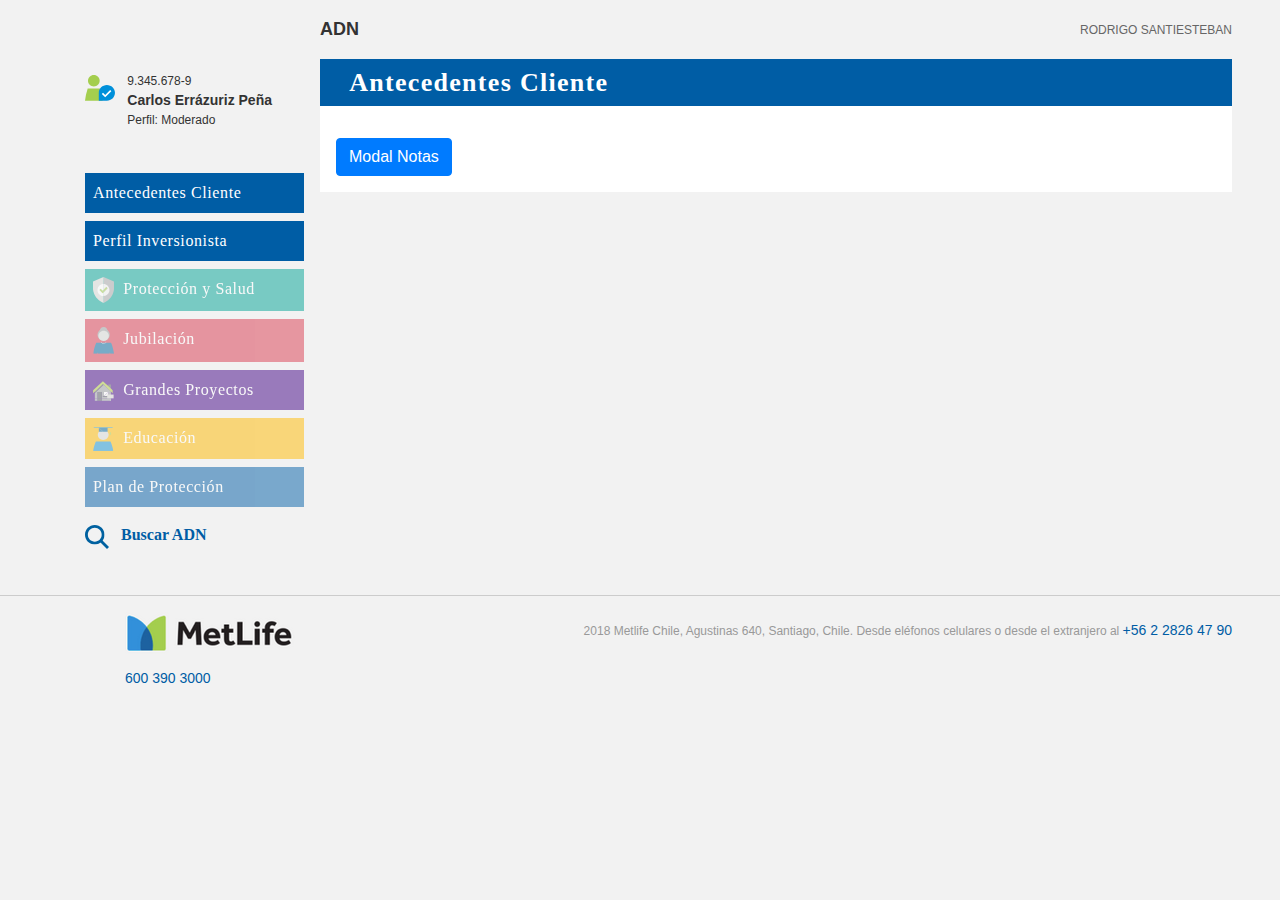
<file: index.html>
<html lang="en">
  <head>
    <meta charset="UTF-8"/>
    <meta name="viewport" content="width=device-width, initial-scale=1.0"/>
    <meta http-equiv="X-UA-Compatible" content="ie=edge"/>
    <link rel="stylesheet" href="css/styles.css"/>
    <link rel="stylesheet" href="css/libs/bootstrap.min.css"/>
    <link rel="stylesheet" href="css/libs/owl.carousel.css"/>
    <link rel="stylesheet" href="css/libs/owl.theme.default.css"/>
    <link rel="stylesheet" href="css/libs/progress-tracker.css"/>
    <link rel="stylesheet" href="css/libs/tooltips.css"/>
    <link href="https://fonts.googleapis.com/css?family=Source+Code+Pro:300,400,700" rel="stylesheet"/>
    <link rel="apple-touch-icon" sizes="57x57" href="assets/icons/favicon/apple-icon-57x57.png"/>
    <link rel="apple-touch-icon" sizes="60x60" href="assets/icons/favicon/apple-icon-60x60.png"/>
    <link rel="apple-touch-icon" sizes="72x72" href="assets/icons/favicon/apple-icon-72x72.png"/>
    <link rel="apple-touch-icon" sizes="76x76" href="assets/icons/favicon/apple-icon-76x76.png"/>
    <link rel="apple-touch-icon" sizes="114x114" href="assets/icons/favicon/apple-icon-114x114.png"/>
    <link rel="apple-touch-icon" sizes="120x120" href="assets/icons/favicon/apple-icon-120x120.png"/>
    <link rel="apple-touch-icon" sizes="144x144" href="assets/icons/favicon/apple-icon-144x144.png"/>
    <link rel="apple-touch-icon" sizes="152x152" href="assets/icons/favicon/apple-icon-152x152.png"/>
    <link rel="apple-touch-icon" sizes="180x180" href="assets/icons/favicon/apple-icon-180x180.png"/>
    <link rel="icon" type="image/png" sizes="192x192" href="assets/icons/favicon/android-icon-192x192.png"/>
    <link rel="icon" type="image/png" sizes="32x32" href="assets/icons/favicon/favicon-32x32.png"/>
    <link rel="icon" type="image/png" sizes="96x96" href="assets/icons/favicon/favicon-96x96.png"/>
    <link rel="icon" type="image/png" sizes="16x16" href="assets/icons/favicon/favicon-16x16.png"/>
    <link rel="manifest" href="assets/icons/favicon/manifest.json"/>
    <meta name="msapplication-TileColor" content="#ffffff"/>
    <meta name="msapplication-TileImage" content="/ms-icon-144x144.png"/>
    <meta name="theme-color" content="#ffffff"/>
    <title>Metlife ADN</title>
  </head>
  <body>
    <div class="row">
      <div class="hide-lg full-box header-hide"> 
        <header>
          <div class="box-lupa hide-lg"><a href="home.html"><img src="assets/icons/icon-search-black.svg" alt=""/></a></div>
          <div class="box-adn">
            <p>ADN</p>
          </div>
          <div class="box-user">
            <p>RODRIGO  SANTIESTEBAN</p>
          </div>
        </header>
      </div>
      <div class="col-lg-3 col-sm-12 no-padding">
        <div class="sidebar">
          <div class="hide-sm hide-md">
            <div class="profile">
              <div class="profile-img"><img src="assets/icons/icon-usercheck.svg" alt=""/></div>
              <div class="profile-txt">
                <p class="small-txt">9.345.678-9</p>
                <p class="strong">Carlos Errázuriz Peña</p>
                <p class="small-txt">Perfil: Moderado</p>
              </div>
            </div>
          </div>
          <div class="menu-sidebar">
            <ul class="nav nav-tabs nav-tabs--vertical nav-tabs--left" role="navigation">
              <li class="botonera-tab-menu bg-brand nav-item reduce"><a class="active" href="antecedentes-clientes.html">
                  <p><span class="hide-md hide-sm">Antecedentes </span>Cliente</p></a></li>
              <li class="botonera-tab-menu bg-brand nav-item"><a href="perfil-inversionista.html">
                  <p>Perfil<span class="hide-lg hide-md"><br></span> Invers<span class="hide-lg hide-md">.<br></span><span class="hide-md hide-sm">ionista</span></p></a></li>
              <li class="botonera-tab-menu icon-btn bg-green nav-item item-disable"><a href="proteccion-salud.html"><img src="assets/icons/icon-saludproteccion.svg" alt=""/>
                  <p class="hide-md hide-sm">Protección y Salud</p></a></li>
              <li class="botonera-tab-menu icon-btn bg-pink nav-item item-disable"> <a href="jubilacion.html"><img src="assets/icons/icon-jubilacion.svg" alt=""/>
                  <p class="hide-md hide-sm">Jubilación</p></a></li>
              <li class="botonera-tab-menu icon-btn bg-purple nav-item item-disable"> <a href="grandes-proyectos.html"><img src="assets/icons/icon-grandesproyectos.svg" alt=""/>
                  <p class="hide-md hide-sm">Grandes Proyectos</p></a></li>
              <li class="botonera-tab-menu icon-btn bg-yellow nav-item item-disable"> <a href="educacion.html"><img src="assets/icons/icon-educacion.svg" alt=""/>
                  <p class="hide-md hide-sm">Educación</p></a></li>
              <li class="botonera-tab-menu bg-brand nav-item item-disable"> <a href="totales.html">
                  <p>Plan de <span class="hide-sm">Protección</span><span class="hide-md hide-lg">Protecc.</span></p></a></li>
              <li class="botonera-tab-menu nav-item search_button hide-sm hide-md"> <a class="btn-search" href="home.html"><img src="assets/icons/ic_search.svg"/>
                  <p>Buscar ADN</p></a></li>
            </ul>
          </div>
        </div>
      </div>
      <div class="col-lg-9 col-sm-12 no-padding">
        <div class="hide-sm hide-md"> 
          <header>
            <div class="box-lupa hide-lg"><a href="home.html"><img src="assets/icons/icon-search-black.svg" alt=""/></a></div>
            <div class="box-adn">
              <p>ADN</p>
            </div>
            <div class="box-user">
              <p>RODRIGO  SANTIESTEBAN</p>
            </div>
          </header>
        </div>
        <div class="dashboard">
          <div class="dashboard-content">
            <div class="dashboard-tab">
              <div class="dashboard-nav bg-brand">
                <h2>Antecedentes Cliente
                  <div class="modal fade bd-example-modal-lg" tabindex="-1" role="dialog" aria-labelledby="myLargeModalLabel" aria-hidden="true">
                    <div class="modal-dialog modal-lg">
                      <div class="modal-content"></div>
                    </div>
                  </div>
                </h2>
              </div>
              <div class="dashboard-tab_content">
                <div class="content">
                  <!--modal2-->
                  <button class="btn btn-primary" type="button" data-toggle="modal" data-target="#modalNotas">Modal Notas</button>
                  <!-- Modal-->
                  <div class="modal modal-tabla modal-tabla__notas fade" id="modalNotas" tabindex="-1" role="dialog" aria-labelledby="modalNotasLabel" aria-hidden="true">
                    <div class="modal-dialog modal-lg" role="document">
                      <div class="modal-content">
                        <div class="modal-header"><img class="icon-note" src="assets/icons/ic_notas.svg" alt=""/>
                          <h5 class="modal-title" id="exampleModalLabel">Ingresar Notas</h5>
                          <button class="close" type="button" data-dismiss="modal" aria-label="Close"><span aria-hidden="true">×</span></button>
                        </div>
                        <div class="modal-body">
                          <div class="row">
                            <div class="col-12">
                              <textarea name="" cols="30" rows="10" placeholder="Ingrese texto"></textarea>
                            </div>
                            <div class="col-12">
                              <div class="btn-area">
                                <button class="btn-blue" type="button">GRABAR</button>
                              </div>
                            </div>
                          </div>
                          <div class="row">
                            <div class="container-fluid filtros-notas"><span>Ver todo</span>
                              <div class="checkbox-area">
                                <label class="form-check-label" for="checkDepen1"> 
                                  <input class="form-check-input" type="checkbox" name="cbxDep" id="checkDepen1" checked="checked"/><span class="checkmark"></span>
                                </label>
                              </div><span>|</span><span>Ver por mes</span>
                              <div class="iptselect-area">
                                <select name="">
                                  <option value="1">Julio</option>
                                  <option value="1">opcion1</option>
                                  <option value="1">opcion1</option>
                                  <option value="1">opcion1</option>
                                  <option value="1">opcion1</option>
                                  <option value="1">opcion1</option>
                                  <option value="1">opcion1</option>
                                </select>
                              </div>
                            </div>
                          </div>
                          <div class="row">
                            <div class="container-fluid">
                              <div class="accordion accordion__notas" data-faq="most_common">
                                <div class="border-top accordion-item accordion-item__green">
                                  <div class="accordion__title">
                                    <div class="row">
                                      <div class="col-8 col-sm-11"><span class="brand-1st">Protección y Salud</span></div>
                                      <div class="col-4 col-sm-1 no-padding right"><span class="note-number">Notas 0</span></div>
                                    </div>
                                  </div>
                                  <div class="accordion__content">
                                    <table class="table-notas">
                                      <thead class="hide-sm">
                                        <tr>
                                          <th>Fecha</th>
                                          <th>Nota</th>
                                          <th>Asesor</th>
                                          <th>GA</th>
                                        </tr>
                                      </thead>
                                      <tbody> 
                                        <tr>
                                          <td class="width-mo"><span class="circle-item"> </span><span class="hide-sm">20/07/2017</span><span class="hide-md hide-lg grey-text">20/07/2017</span>
                                            <p class="hide-md hide-lg">Va a tener un hijo en 6 meses</p>
                                            <p class="hide-md hide-lg grey-text">Rodrigo Santiesteban</p>
                                            <p class="hide-md hide-lg grey-text">Felipe Godoy</p>
                                          </td>
                                          <td class="hide-sm">Va a tener un hijo en 6 meses y se quiere comprar un auto</td>
                                          <td class="hide-sm">Asesor: Rodrigo Santiesteban</td>
                                          <td class="hide-sm">GA: Felipe Godoy</td>
                                          <td><img src="assets/icons/icon-trash.svg" alt=""/></td>
                                        </tr>
                                        <tr>
                                          <td class="width-mo"><span class="circle-item"> </span><span class="hide-sm">20/07/2017</span><span class="hide-md hide-lg grey-text">20/07/2017</span>
                                            <p class="hide-md hide-lg">Va a tener un hijo en 6 meses</p>
                                            <p class="hide-md hide-lg grey-text">Rodrigo Santiesteban</p>
                                            <p class="hide-md hide-lg grey-text">Felipe Godoy</p>
                                          </td>
                                          <td class="hide-sm">Va a tener un hijo en 6 meses</td>
                                          <td class="hide-sm">Asesor: Rodrigo Santiesteban</td>
                                          <td class="hide-sm">GA: Felipe Godoy</td>
                                          <td><img src="assets/icons/icon-trash.svg" alt=""/></td>
                                        </tr>
                                      </tbody>
                                    </table>
                                  </div>
                                </div>
                                <div class="border-top accordion-item accordion-item__yellow">
                                  <div class="accordion__title">
                                    <div class="row">
                                      <div class="col-8 col-sm-11"><span class="progres brand-1st">Educación</span></div>
                                      <div class="col-4 col-sm-1 no-padding right"><span class="note-number">Notas 2</span></div>
                                    </div>
                                  </div>
                                  <div class="accordion__content">
                                    <table class="table-notas">
                                      <thead class="hide-sm">
                                        <tr>
                                          <th>Fecha</th>
                                          <th>Nota</th>
                                          <th>Asesor</th>
                                          <th>GA</th>
                                        </tr>
                                      </thead>
                                      <tbody> 
                                        <tr>
                                          <td class="width-mo"><span class="circle-item"> </span><span class="hide-sm">20/07/2017</span><span class="hide-md hide-lg grey-text">20/07/2017</span>
                                            <p class="hide-md hide-lg">Va a tener un hijo en 6 meses</p>
                                            <p class="hide-md hide-lg grey-text">Rodrigo Santiesteban</p>
                                            <p class="hide-md hide-lg grey-text">Felipe Godoy</p>
                                          </td>
                                          <td class="hide-sm">Va a tener un hijo en 6 meses</td>
                                          <td class="hide-sm">Asesor: Rodrigo Santiesteban</td>
                                          <td class="hide-sm">GA: Felipe Godoy</td>
                                          <td><img src="assets/icons/icon-trash.svg" alt=""/></td>
                                        </tr>
                                        <tr>
                                          <td class="width-mo"><span class="circle-item"> </span><span class="hide-sm">20/07/2017</span><span class="hide-md hide-lg grey-text">20/07/2017</span>
                                            <p class="hide-md hide-lg">Va a tener un hijo en 6 meses</p>
                                            <p class="hide-md hide-lg grey-text">Rodrigo Santiesteban</p>
                                            <p class="hide-md hide-lg grey-text">Felipe Godoy</p>
                                          </td>
                                          <td class="hide-sm">Va a tener un hijo en 6 meses</td>
                                          <td class="hide-sm">Asesor: Rodrigo Santiesteban</td>
                                          <td class="hide-sm">GA: Felipe Godoy</td>
                                          <td><img src="assets/icons/icon-trash.svg" alt=""/></td>
                                        </tr>
                                      </tbody>
                                    </table>
                                  </div>
                                </div>
                                <div class="border-top accordion-item accordion-item__purple">
                                  <div class="accordion__title">
                                    <div class="row">
                                      <div class="col-8 col-sm-11"><span class="progres brand-1st">Grandes Proyectos</span></div>
                                      <div class="col-4 col-sm-1 no-padding right"><span class="note-number">Notas 2</span></div>
                                    </div>
                                  </div>
                                  <div class="accordion__content">
                                    <table class="table-notas">
                                      <thead class="hide-sm">
                                        <tr>
                                          <th>Fecha</th>
                                          <th>Nota</th>
                                          <th>Asesor</th>
                                          <th>GA</th>
                                        </tr>
                                      </thead>
                                      <tbody> 
                                        <tr>
                                          <td class="width-mo"><span class="circle-item"> </span><span class="hide-sm">20/07/2017</span><span class="hide-md hide-lg grey-text">20/07/2017</span>
                                            <p class="hide-md hide-lg">Va a tener un hijo en 6 meses</p>
                                            <p class="hide-md hide-lg grey-text">Rodrigo Santiesteban</p>
                                            <p class="hide-md hide-lg grey-text">Felipe Godoy</p>
                                          </td>
                                          <td class="hide-sm">Va a tener un hijo en 6 meses</td>
                                          <td class="hide-sm">Asesor: Rodrigo Santiesteban</td>
                                          <td class="hide-sm">GA: Felipe Godoy</td>
                                          <td><img src="assets/icons/icon-trash.svg" alt=""/></td>
                                        </tr>
                                        <tr>
                                          <td class="width-mo"><span class="circle-item"> </span><span class="hide-sm">20/07/2017</span><span class="hide-md hide-lg grey-text">20/07/2017</span>
                                            <p class="hide-md hide-lg">Va a tener un hijo en 6 meses</p>
                                            <p class="hide-md hide-lg grey-text">Rodrigo Santiesteban</p>
                                            <p class="hide-md hide-lg grey-text">Felipe Godoy</p>
                                          </td>
                                          <td class="hide-sm">Va a tener un hijo en 6 meses</td>
                                          <td class="hide-sm">Asesor: Rodrigo Santiesteban</td>
                                          <td class="hide-sm">GA: Felipe Godoy</td>
                                          <td><img src="assets/icons/icon-trash.svg" alt=""/></td>
                                        </tr>
                                      </tbody>
                                    </table>
                                  </div>
                                </div>
                                <div class="border-top accordion-item accordion-item__red">
                                  <div class="accordion__title">
                                    <div class="row">
                                      <div class="col-8 col-sm-11"><span class="progres brand-1st">Jubilación</span></div>
                                      <div class="col-4 col-sm-1 no-padding right"><span class="note-number">Notas 0</span></div>
                                    </div>
                                  </div>
                                  <div class="accordion__content">
                                    <table class="table-notas">
                                      <thead class="hide-sm">
                                        <tr>
                                          <th>Fecha</th>
                                          <th>Nota</th>
                                          <th>Asesor</th>
                                          <th>GA</th>
                                        </tr>
                                      </thead>
                                      <tbody> 
                                        <tr>
                                          <td class="width-mo"><span class="circle-item"> </span><span class="hide-sm">20/07/2017</span><span class="hide-md hide-lg grey-text">20/07/2017</span>
                                            <p class="hide-md hide-lg">Va a tener un hijo en 6 meses</p>
                                            <p class="hide-md hide-lg grey-text">Rodrigo Santiesteban</p>
                                            <p class="hide-md hide-lg grey-text">Felipe Godoy</p>
                                          </td>
                                          <td class="hide-sm">Va a tener un hijo en 6 meses</td>
                                          <td class="hide-sm">Asesor: Rodrigo Santiesteban</td>
                                          <td class="hide-sm">GA: Felipe Godoy</td>
                                          <td><img src="assets/icons/icon-trash.svg" alt=""/></td>
                                        </tr>
                                        <tr>
                                          <td class="width-mo"><span class="circle-item"> </span><span class="hide-sm">20/07/2017</span><span class="hide-md hide-lg grey-text">20/07/2017</span>
                                            <p class="hide-md hide-lg">Va a tener un hijo en 6 meses</p>
                                            <p class="hide-md hide-lg grey-text">Rodrigo Santiesteban</p>
                                            <p class="hide-md hide-lg grey-text">Felipe Godoy</p>
                                          </td>
                                          <td class="hide-sm">Va a tener un hijo en 6 meses</td>
                                          <td class="hide-sm">Asesor: Rodrigo Santiesteban</td>
                                          <td class="hide-sm">GA: Felipe Godoy</td>
                                          <td><img src="assets/icons/icon-trash.svg" alt=""/></td>
                                        </tr>
                                      </tbody>
                                    </table>
                                  </div>
                                </div>
                              </div>
                            </div>
                          </div>
                        </div>
                        <div class="modal-footer">
                          <div class="btn-area center">
                            <button class="btn-blue" type="button" data-dismiss="modal">CERRAR</button>
                          </div>
                        </div>
                      </div>
                    </div>
                  </div>
                </div>
              </div>
            </div>
          </div>
        </div>
      </div>
    </div>
    <footer>
      <div class="wrap-container footer-brand hide-md hide-lg">
        <div class="footer-img">
          <div class="row">
            <div class="col-9"><img src="assets/imgs/logo-footer.png" alt=""/></div>
            <div class="col-3"></div>
          </div>
        </div>
        <div class="footer-number-mo">
          <p>600 390 3000</p>
        </div>
        <div class="footer-legal">
          <p>2018 Metlife Chile, Agustinas 640, Santiago, Chile. </p>
          <p>Desde teléfonos celulares o desde el extranjero al </p>
          <p><span>+56 2 2826 47 90</span></p>
        </div>
      </div>
      <div class="wrap-container footer-brand hide-sm">
        <div class="footer-logo"><img src="assets/imgs/logo-footer.png" alt=""/>
          <p>2018 Metlife Chile, Agustinas 640, Santiago, Chile. Desde eléfonos celulares o desde el extranjero al <span>+56 2 2826 47 90</span></p>
        </div>
        <div class="footer-number">
          <p>600 390 3000</p>
        </div>
      </div>
    </footer>
    <script src="js/libs/jquery-3.3.1.min.js"></script>
    <script src="js/libs/jquery-ui.js"></script>
    <script src="js/libs/bootstrap.min.js"></script>
    <script src="js/libs/owl.carousel.js"></script>
    <script src="js/libs/progress_tracker.js"></script>
    <script src="js/libs/step-form-wizard.js"></script>
    <script src="js/funciones.js"></script>
    <script src="js/libs/acordeon.js"></script>
  </body>
</html>
</file>
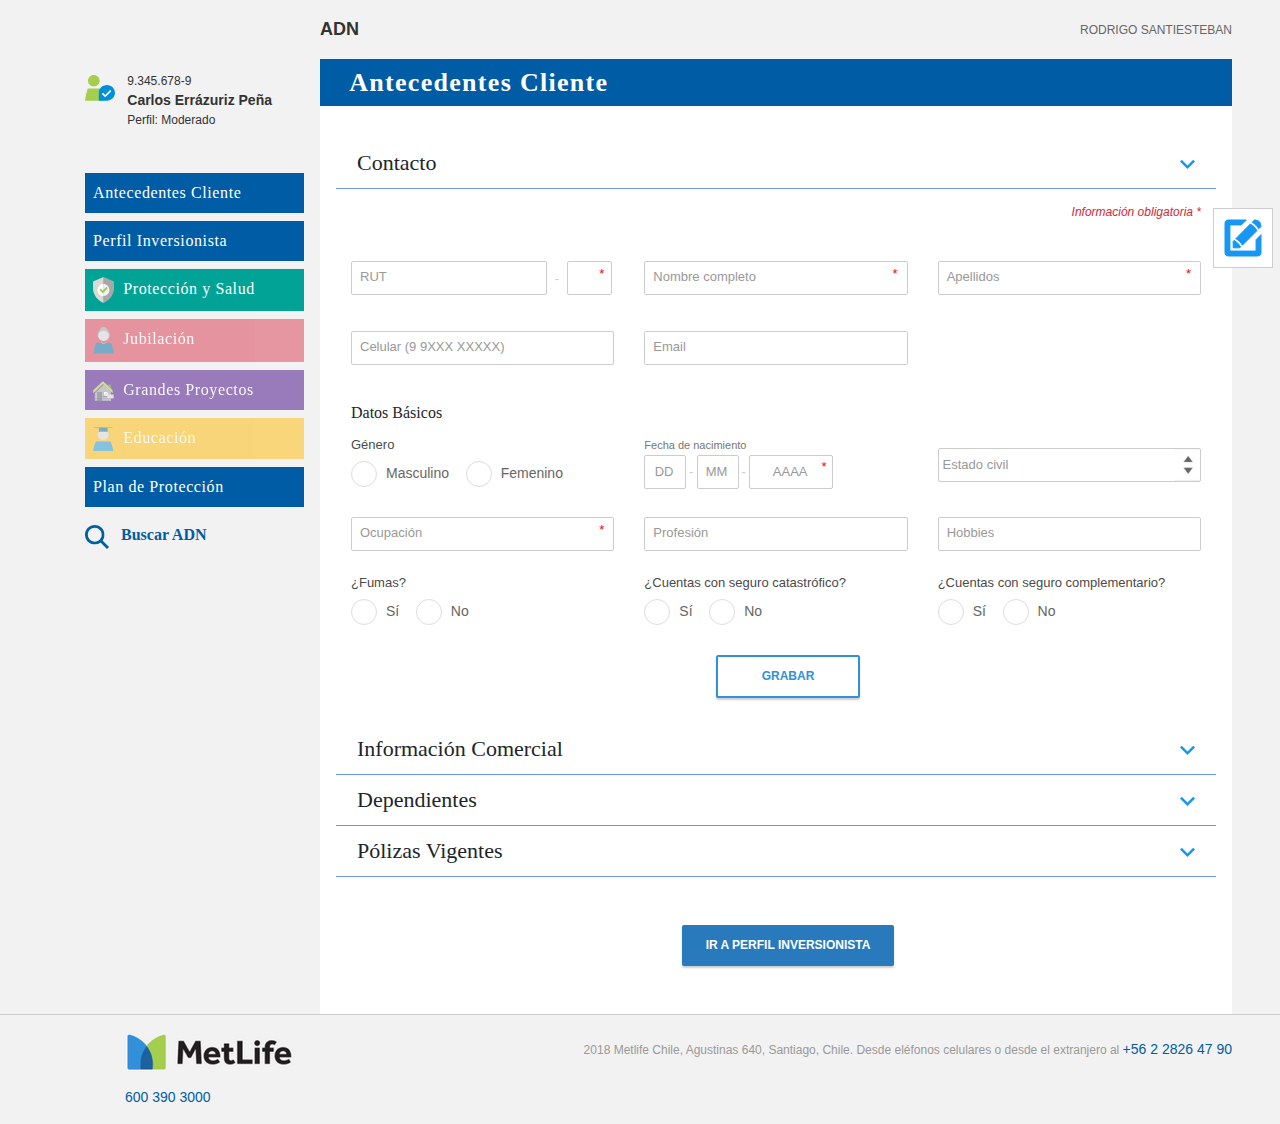
<file: antecedentes-clientes.html>
<html lang="en">
  <head>
    <meta charset="UTF-8"/>
    <meta name="viewport" content="width=device-width, initial-scale=1.0"/>
    <meta http-equiv="X-UA-Compatible" content="ie=edge"/>
    <link rel="stylesheet" href="css/styles.css"/>
    <link rel="stylesheet" href="css/libs/bootstrap.min.css"/>
    <link rel="stylesheet" href="css/libs/owl.carousel.css"/>
    <link rel="stylesheet" href="css/libs/owl.theme.default.css"/>
    <link rel="stylesheet" href="css/libs/progress-tracker.css"/>
    <link rel="stylesheet" href="css/libs/tooltips.css"/>
    <link href="https://fonts.googleapis.com/css?family=Source+Code+Pro:300,400,700" rel="stylesheet"/>
    <link rel="apple-touch-icon" sizes="57x57" href="assets/icons/favicon/apple-icon-57x57.png"/>
    <link rel="apple-touch-icon" sizes="60x60" href="assets/icons/favicon/apple-icon-60x60.png"/>
    <link rel="apple-touch-icon" sizes="72x72" href="assets/icons/favicon/apple-icon-72x72.png"/>
    <link rel="apple-touch-icon" sizes="76x76" href="assets/icons/favicon/apple-icon-76x76.png"/>
    <link rel="apple-touch-icon" sizes="114x114" href="assets/icons/favicon/apple-icon-114x114.png"/>
    <link rel="apple-touch-icon" sizes="120x120" href="assets/icons/favicon/apple-icon-120x120.png"/>
    <link rel="apple-touch-icon" sizes="144x144" href="assets/icons/favicon/apple-icon-144x144.png"/>
    <link rel="apple-touch-icon" sizes="152x152" href="assets/icons/favicon/apple-icon-152x152.png"/>
    <link rel="apple-touch-icon" sizes="180x180" href="assets/icons/favicon/apple-icon-180x180.png"/>
    <link rel="icon" type="image/png" sizes="192x192" href="assets/icons/favicon/android-icon-192x192.png"/>
    <link rel="icon" type="image/png" sizes="32x32" href="assets/icons/favicon/favicon-32x32.png"/>
    <link rel="icon" type="image/png" sizes="96x96" href="assets/icons/favicon/favicon-96x96.png"/>
    <link rel="icon" type="image/png" sizes="16x16" href="assets/icons/favicon/favicon-16x16.png"/>
    <link rel="manifest" href="assets/icons/favicon/manifest.json"/>
    <meta name="msapplication-TileColor" content="#ffffff"/>
    <meta name="msapplication-TileImage" content="/ms-icon-144x144.png"/>
    <meta name="theme-color" content="#ffffff"/>
    <title>Metlife ADN</title>
  </head>
  <body>
    <div class="row">
      <div class="hide-lg full-box header-hide"> 
        <header>
          <div class="box-lupa hide-lg"><a href="home.html"><img src="assets/icons/icon-search-black.svg" alt=""/></a></div>
          <div class="box-adn">
            <p>ADN</p>
          </div>
          <div class="box-user">
            <p>RODRIGO  SANTIESTEBAN</p>
          </div>
        </header>
      </div>
      <div class="col-lg-3 col-sm-12 no-padding">
        <div class="sidebar">
          <div class="hide-sm hide-md">
            <div class="profile">
              <div class="profile-img"><img src="assets/icons/icon-usercheck.svg" alt=""/></div>
              <div class="profile-txt">
                <p class="small-txt">9.345.678-9</p>
                <p class="strong">Carlos Errázuriz Peña</p>
                <p class="small-txt">Perfil: Moderado</p>
              </div>
            </div>
          </div>
          <div class="menu-sidebar">
            <ul class="nav nav-tabs nav-tabs--vertical nav-tabs--left" role="navigation">
              <li class="botonera-tab-menu bg-brand nav-item reduce"><a class="active" href="antecedentes-clientes.html">
                  <p><span class="hide-md hide-sm">Antecedentes </span>Cliente</p></a></li>
              <li class="botonera-tab-menu bg-brand nav-item item-disable-mo"> <a href="perfil-inversionista.html">
                  <p>Perfil<span class="hide-lg hide-md"><br></span> Invers<span class="hide-lg hide-md">.<br></span><span class="hide-md hide-sm">ionista</span></p></a></li>
              <li class="botonera-tab-menu icon-btn bg-green nav-item"><a href="proteccion-salud.html"><img src="assets/icons/icon-saludproteccion.svg" alt=""/>
                  <p class="hide-md hide-sm">Protección y Salud</p></a></li>
              <li class="botonera-tab-menu icon-btn bg-pink nav-item item-disable"> <a href="jubilacion.html"><img src="assets/icons/icon-jubilacion.svg" alt=""/>
                  <p class="hide-md hide-sm">Jubilación</p></a></li>
              <li class="botonera-tab-menu icon-btn bg-purple nav-item item-disable"> <a href="grandes-proyectos.html"><img src="assets/icons/icon-grandesproyectos.svg" alt=""/>
                  <p class="hide-md hide-sm">Grandes Proyectos</p></a></li>
              <li class="botonera-tab-menu icon-btn bg-yellow nav-item item-disable"> <a href="educacion.html"><img src="assets/icons/icon-educacion.svg" alt=""/>
                  <p class="hide-md hide-sm">Educación</p></a></li>
              <li class="botonera-tab-menu bg-brand nav-item item-disable-mo"> <a href="totales.html">
                  <p>Plan de <span class="hide-sm">Protección</span><span class="hide-md hide-lg">Protecc.</span></p></a></li>
              <li class="botonera-tab-menu nav-item search_button hide-sm hide-md"> <a class="btn-search" href="home.html"><img src="assets/icons/ic_search.svg" alt=""/>
                  <p>Buscar ADN</p></a></li>
            </ul>
          </div>
        </div>
      </div>
      <div class="col-lg-9 col-sm-12 no-padding">
        <div class="hide-sm hide-md"> 
          <header>
            <div class="box-lupa hide-lg"><a href="home.html"><img src="assets/icons/icon-search-black.svg" alt=""/></a></div>
            <div class="box-adn">
              <p>ADN</p>
            </div>
            <div class="box-user">
              <p>RODRIGO  SANTIESTEBAN</p>
            </div>
          </header>
        </div>
        <div class="dashboard">
          <div class="dashboard-content">
            <div class="dashboard-tab">
              <div class="dashboard-nav bg-brand">
                <h2>Antecedentes Cliente</h2>
              </div>
              <div class="dashboard-tab_content">
                <div class="content">
                  <div class="modal modal-tabla modal-tabla__notas fade" id="modalNotas" tabindex="-1" role="dialog" aria-labelledby="modalNotasLabel" aria-hidden="true">
                    <div class="modal-dialog modal-lg" role="document">
                      <div class="modal-content">
                        <div class="modal-header"><img class="icon-note" src="assets/icons/ic_notas.svg" alt=""/>
                          <h5 class="modal-title" id="exampleModalLabel">Ingresar Notas</h5>
                          <button class="close" type="button" data-dismiss="modal" aria-label="Close"><span aria-hidden="true">×</span></button>
                        </div>
                        <div class="modal-body">
                          <div class="row">
                            <div class="col-12">
                              <textarea name="" cols="30" rows="10" placeholder="Ingrese texto"></textarea>
                            </div>
                            <div class="col-12">
                              <div class="btn-area">
                                <button class="btn-blue" type="button">GRABAR</button>
                              </div>
                            </div>
                          </div>
                          <div class="row">
                            <div class="container-fluid filtros-notas"><span>Ver todo</span>
                              <div class="checkbox-area">
                                <label class="form-check-label" for="checkDepen1"> 
                                  <input class="form-check-input" type="checkbox" name="cbxDep" id="checkDepen1" checked="checked"/><span class="checkmark"></span>
                                </label>
                              </div><span>|</span><span>Ver por mes</span>
                              <div class="iptselect-area">
                                <select name="">
                                  <option value="1">Julio</option>
                                  <option value="1">opcion1</option>
                                  <option value="1">opcion1</option>
                                  <option value="1">opcion1</option>
                                  <option value="1">opcion1</option>
                                  <option value="1">opcion1</option>
                                  <option value="1">opcion1</option>
                                </select>
                              </div>
                            </div>
                          </div>
                          <div class="row">
                            <div class="container-fluid">
                              <div class="accordion accordion__notas" data-faq="most_common">
                                <div class="border-top accordion-item accordion-item__green">
                                  <div class="accordion__title">
                                    <div class="row">
                                      <div class="col-8 col-sm-11"><span class="brand-1st">Protección y Salud</span></div>
                                      <div class="col-4 col-sm-1 no-padding right"><span class="note-number">Notas 0</span></div>
                                    </div>
                                  </div>
                                  <div class="accordion__content">
                                    <table class="table-notas">
                                      <thead class="hide-sm">
                                        <tr>
                                          <th>Fecha</th>
                                          <th>Nota</th>
                                          <th>Asesor</th>
                                          <th>GA</th>
                                        </tr>
                                      </thead>
                                      <tbody> 
                                        <tr>
                                          <td class="width-mo"><span class="circle-item"> </span><span class="hide-sm">20/07/2017</span><span class="hide-md hide-lg grey-text">20/07/2017</span>
                                            <p class="hide-md hide-lg">Va a tener un hijo en 6 meses</p>
                                            <p class="hide-md hide-lg grey-text">Rodrigo Santiesteban</p>
                                            <p class="hide-md hide-lg grey-text">Felipe Godoy</p>
                                          </td>
                                          <td class="hide-sm">Va a tener un hijo en 6 meses y se quiere comprar un auto</td>
                                          <td class="hide-sm">Asesor: Rodrigo Santiesteban</td>
                                          <td class="hide-sm">GA: Felipe Godoy</td>
                                          <td><img src="assets/icons/icon-trash.svg" alt=""/></td>
                                        </tr>
                                        <tr>
                                          <td class="width-mo"><span class="circle-item"> </span><span class="hide-sm">20/07/2017</span><span class="hide-md hide-lg grey-text">20/07/2017</span>
                                            <p class="hide-md hide-lg">Va a tener un hijo en 6 meses</p>
                                            <p class="hide-md hide-lg grey-text">Rodrigo Santiesteban</p>
                                            <p class="hide-md hide-lg grey-text">Felipe Godoy</p>
                                          </td>
                                          <td class="hide-sm">Va a tener un hijo en 6 meses</td>
                                          <td class="hide-sm">Asesor: Rodrigo Santiesteban</td>
                                          <td class="hide-sm">GA: Felipe Godoy</td>
                                          <td><img src="assets/icons/icon-trash.svg" alt=""/></td>
                                        </tr>
                                      </tbody>
                                    </table>
                                  </div>
                                </div>
                                <div class="border-top accordion-item accordion-item__yellow">
                                  <div class="accordion__title">
                                    <div class="row">
                                      <div class="col-8 col-sm-11"><span class="progres brand-1st">Educación</span></div>
                                      <div class="col-4 col-sm-1 no-padding right"><span class="note-number">Notas 2</span></div>
                                    </div>
                                  </div>
                                  <div class="accordion__content">
                                    <table class="table-notas">
                                      <thead class="hide-sm">
                                        <tr>
                                          <th>Fecha</th>
                                          <th>Nota</th>
                                          <th>Asesor</th>
                                          <th>GA</th>
                                        </tr>
                                      </thead>
                                      <tbody> 
                                        <tr>
                                          <td class="width-mo"><span class="circle-item"> </span><span class="hide-sm">20/07/2017</span><span class="hide-md hide-lg grey-text">20/07/2017</span>
                                            <p class="hide-md hide-lg">Va a tener un hijo en 6 meses</p>
                                            <p class="hide-md hide-lg grey-text">Rodrigo Santiesteban</p>
                                            <p class="hide-md hide-lg grey-text">Felipe Godoy</p>
                                          </td>
                                          <td class="hide-sm">Va a tener un hijo en 6 meses</td>
                                          <td class="hide-sm">Asesor: Rodrigo Santiesteban</td>
                                          <td class="hide-sm">GA: Felipe Godoy</td>
                                          <td><img src="assets/icons/icon-trash.svg" alt=""/></td>
                                        </tr>
                                        <tr>
                                          <td class="width-mo"><span class="circle-item"> </span><span class="hide-sm">20/07/2017</span><span class="hide-md hide-lg grey-text">20/07/2017</span>
                                            <p class="hide-md hide-lg">Va a tener un hijo en 6 meses</p>
                                            <p class="hide-md hide-lg grey-text">Rodrigo Santiesteban</p>
                                            <p class="hide-md hide-lg grey-text">Felipe Godoy</p>
                                          </td>
                                          <td class="hide-sm">Va a tener un hijo en 6 meses</td>
                                          <td class="hide-sm">Asesor: Rodrigo Santiesteban</td>
                                          <td class="hide-sm">GA: Felipe Godoy</td>
                                          <td><img src="assets/icons/icon-trash.svg" alt=""/></td>
                                        </tr>
                                      </tbody>
                                    </table>
                                  </div>
                                </div>
                                <div class="border-top accordion-item accordion-item__purple">
                                  <div class="accordion__title">
                                    <div class="row">
                                      <div class="col-8 col-sm-11"><span class="progres brand-1st">Grandes Proyectos</span></div>
                                      <div class="col-4 col-sm-1 no-padding right"><span class="note-number">Notas 2</span></div>
                                    </div>
                                  </div>
                                  <div class="accordion__content">
                                    <table class="table-notas">
                                      <thead class="hide-sm">
                                        <tr>
                                          <th>Fecha</th>
                                          <th>Nota</th>
                                          <th>Asesor</th>
                                          <th>GA</th>
                                        </tr>
                                      </thead>
                                      <tbody> 
                                        <tr>
                                          <td class="width-mo"><span class="circle-item"> </span><span class="hide-sm">20/07/2017</span><span class="hide-md hide-lg grey-text">20/07/2017</span>
                                            <p class="hide-md hide-lg">Va a tener un hijo en 6 meses</p>
                                            <p class="hide-md hide-lg grey-text">Rodrigo Santiesteban</p>
                                            <p class="hide-md hide-lg grey-text">Felipe Godoy</p>
                                          </td>
                                          <td class="hide-sm">Va a tener un hijo en 6 meses</td>
                                          <td class="hide-sm">Asesor: Rodrigo Santiesteban</td>
                                          <td class="hide-sm">GA: Felipe Godoy</td>
                                          <td><img src="assets/icons/icon-trash.svg" alt=""/></td>
                                        </tr>
                                        <tr>
                                          <td class="width-mo"><span class="circle-item"> </span><span class="hide-sm">20/07/2017</span><span class="hide-md hide-lg grey-text">20/07/2017</span>
                                            <p class="hide-md hide-lg">Va a tener un hijo en 6 meses</p>
                                            <p class="hide-md hide-lg grey-text">Rodrigo Santiesteban</p>
                                            <p class="hide-md hide-lg grey-text">Felipe Godoy</p>
                                          </td>
                                          <td class="hide-sm">Va a tener un hijo en 6 meses</td>
                                          <td class="hide-sm">Asesor: Rodrigo Santiesteban</td>
                                          <td class="hide-sm">GA: Felipe Godoy</td>
                                          <td><img src="assets/icons/icon-trash.svg" alt=""/></td>
                                        </tr>
                                      </tbody>
                                    </table>
                                  </div>
                                </div>
                                <div class="border-top accordion-item accordion-item__red">
                                  <div class="accordion__title">
                                    <div class="row">
                                      <div class="col-8 col-sm-11"><span class="progres brand-1st">Jubilación</span></div>
                                      <div class="col-4 col-sm-1 no-padding right"><span class="note-number">Notas 0</span></div>
                                    </div>
                                  </div>
                                  <div class="accordion__content">
                                    <table class="table-notas">
                                      <thead class="hide-sm">
                                        <tr>
                                          <th>Fecha</th>
                                          <th>Nota</th>
                                          <th>Asesor</th>
                                          <th>GA</th>
                                        </tr>
                                      </thead>
                                      <tbody> 
                                        <tr>
                                          <td class="width-mo"><span class="circle-item"> </span><span class="hide-sm">20/07/2017</span><span class="hide-md hide-lg grey-text">20/07/2017</span>
                                            <p class="hide-md hide-lg">Va a tener un hijo en 6 meses</p>
                                            <p class="hide-md hide-lg grey-text">Rodrigo Santiesteban</p>
                                            <p class="hide-md hide-lg grey-text">Felipe Godoy</p>
                                          </td>
                                          <td class="hide-sm">Va a tener un hijo en 6 meses</td>
                                          <td class="hide-sm">Asesor: Rodrigo Santiesteban</td>
                                          <td class="hide-sm">GA: Felipe Godoy</td>
                                          <td><img src="assets/icons/icon-trash.svg" alt=""/></td>
                                        </tr>
                                        <tr>
                                          <td class="width-mo"><span class="circle-item"> </span><span class="hide-sm">20/07/2017</span><span class="hide-md hide-lg grey-text">20/07/2017</span>
                                            <p class="hide-md hide-lg">Va a tener un hijo en 6 meses</p>
                                            <p class="hide-md hide-lg grey-text">Rodrigo Santiesteban</p>
                                            <p class="hide-md hide-lg grey-text">Felipe Godoy</p>
                                          </td>
                                          <td class="hide-sm">Va a tener un hijo en 6 meses</td>
                                          <td class="hide-sm">Asesor: Rodrigo Santiesteban</td>
                                          <td class="hide-sm">GA: Felipe Godoy</td>
                                          <td><img src="assets/icons/icon-trash.svg" alt=""/></td>
                                        </tr>
                                      </tbody>
                                    </table>
                                  </div>
                                </div>
                              </div>
                            </div>
                          </div>
                        </div>
                      </div>
                    </div>
                  </div>
                  <div class="notas-container">
                    <button class="btn-rounded" type="button" data-toggle="modal" data-target="#modalNotas"></button>
                  </div>
                  <div class="cliente-desk hide-sm">
                    <div class="accordion" data-faq="most_common">
                      <div class="accordion__title"><span class="brand-1st">Contacto <a class="tooltips" href="#" data-tooltip="I’m the tooltip text"> <img src="assets/icons/icon-tooltip.svg" alt=""/></a></span><img class="icon icon-plus accordion__title__icon" src="assets/icons/icon-arrow-bottom.svg" alt="ver más"/><img class="icon icon-minus accordion__title__icon accordion__title__icon--hide" src="assets/icons/icon-arrow-top.svg" alt="ver más"/></div>
                      <div class="accordion__content" style="display: block;">
                        <div class="row accordion-row">
                          <div class="col-12">
                            <div class="info-required"><span>Información obligatoria *</span></div><br/>
                          </div>
                          <div class="col-lg-4 col-md-4">
                            <div class="input-group">
                              <div class="has-float-label iptrut-area required">
                                <input class="rut input-rut addDot" id="rut1" type="text" name="" placeholder="*"/>
                                <label for="rut1">RUT</label>
                                <p class="guion">-</p>
                                <input class="input-dv dv" type="text" name=""/>
                              </div>
                            </div>
                          </div>
                          <div class="col-lg-4 col-md-4">       
                            <div class="input-group">
                              <div class="has-float-label ipttxt-area required">
                                <input class="input-text" id="ac-name" type="text" placeholder="*"/>
                                <label for="ac-name">Nombre completo</label>
                              </div>
                            </div>
                          </div>
                          <div class="col-lg-4 col-md-4">
                            <div class="input-group">
                              <div class="has-float-label ipttxt-area required">
                                <input class="input-text" id="ac-lastname" type="text" placeholder="*"/>
                                <label for="ac-lastname">Apellidos</label>
                              </div>
                            </div>
                          </div>
                        </div>
                        <div class="row accordion-row__label">
                          <div class="col-lg-4 col-md-4">
                            <div class="input-group">
                              <div class="has-float-label ipttxt-area">
                                <input class="input-cel input-number" id="ac-cel" type="tel" placeholder="*"/>
                                <label for="ac-cel">Celular (9 9XXX XXXXX)</label>
                              </div>
                            </div>
                          </div>
                          <div class="col-lg-4 col-md-4">
                            <div class="input-group">
                              <div class="has-float-label ipttxt-area">
                                <input id="ac-email" type="text" placeholder="*"/>
                                <label for="ac-email">Email</label>
                              </div>
                            </div>
                          </div>
                        </div>
                        <div class="row accordion-row">
                          <div class="container-fluid"> 
                            <h2 class="accordion__subtitle">Datos Básicos<a class="tooltips" href="#" data-tooltip="I’m the tooltip text"> <img src="assets/icons/icon-tooltip.svg" alt=""/></a></h2>
                          </div>
                        </div>
                        <div class="row accordion-row">
                          <div class="col-lg-4 col-md-4">
                            <div class="rbtn-group rdbtn-group__genero">
                              <div class="rbt-label"><span>Género</span></div>
                              <div class="rdbtn-area">
                                <input type="radio" name="GeneroRbx" id="gen1"/>
                                <label class="check" for="gen1"> 
                                  <p>Masculino</p>
                                </label>
                              </div>
                              <div class="rdbtn-area">
                                <input type="radio" name="GeneroRbx" id="gen2"/>
                                <label class="check" for="gen2"> 
                                  <p>Femenino</p>
                                </label>
                              </div>
                            </div>
                          </div>
                          <div class="col-lg-4 col-md-4">
                            <div class="iptdate-area required required__label">
                              <p class="label-area">Fecha de nacimiento</p>
                              <input class="input-number date-input input-dia" type="text" name="" placeholder="DD"/><span>-</span>
                              <input class="input-number date-input input-mes" type="text" name="" placeholder="MM"/><span>-</span>
                              <input class="input-number date-input__anno input-anno" type="text" name="" placeholder="AAAA"/>
                            </div>
                          </div>
                          <div class="col-lg-4 col-md-4">
                            <div class="iptselect-area exc-select">
                              <select name="">
                                <option value="1">Estado civil</option>
                                <option value="1">opcion1</option>
                                <option value="1">opcion1</option>
                                <option value="1">opcion1</option>
                                <option value="1">opcion1</option>
                                <option value="1">opcion1</option>
                                <option value="1">opcion1</option>
                              </select>
                            </div>
                          </div>
                        </div>
                        <div class="row accordion-row__label">
                          <div class="col-lg-4 col-md-4">
                            <div class="input-group">
                              <div class="has-float-label ipttxt-area required">
                                <input class="input-text" id="ac-ocupacion" type="text" placeholder="*"/>
                                <label for="ac-ocupacion">Ocupación</label>
                              </div>
                            </div>
                          </div>
                          <div class="col-lg-4 col-md-4">
                            <div class="input-group">
                              <div class="has-float-label ipttxt-area">
                                <input class="input-text" id="ac-profesion" type="text" placeholder="*"/>
                                <label for="ac-profesion">Profesión</label>
                              </div>
                            </div>
                          </div>
                          <div class="col-lg-4 col-md-4">
                            <div class="input-group">
                              <div class="has-float-label ipttxt-area">
                                <input class="input-text" id="ac-hobbies" type="text" placeholder="*"/>
                                <label for="ac-hobbies">Hobbies</label>
                              </div>
                            </div>
                          </div>
                        </div>
                        <div class="rbtn-group">
                          <div class="row accordion-row">
                            <div class="col-lg-4 col-md-4">
                              <div class="rbt-label"><span>¿Fumas?</span></div>
                              <div class="rdbtn-area">
                                <input type="radio" name="fumadorRbx" id="fum1"/>
                                <label class="check" for="fum1"> 
                                  <p>Sí</p>
                                </label>
                              </div>
                              <div class="rdbtn-area">
                                <input type="radio" name="fumadorRbx" id="fum2"/>
                                <label class="check" for="fum2"> 
                                  <p>No</p>
                                </label>
                              </div>
                            </div>
                            <div class="col-lg-4 col-md-4">
                              <div class="rbt-label"><span>¿Cuentas con seguro catastrófico?</span></div>
                              <div class="rbtn-catastrofico-desk">
                                <div class="rdbtn-area">
                                  <input type="radio" name="catastroRbx" id="catas1"/>
                                  <label class="check" for="catas1"> 
                                    <p>Sí</p>
                                  </label>
                                </div>
                              </div>
                              <div class="rdbtn-area">
                                <input type="radio" name="catastroRbx" id="catas2"/>
                                <label class="check" for="catas2"> 
                                  <p>No</p>
                                </label>
                              </div>
                              <div class="ipttxt-area input-catastrofico-desk hide">
                                <input type="text" placeholder="¿Cuál seguro?"/>
                              </div>
                            </div>
                            <div class="col-lg-4 col-md-4">
                              <div class="rbt-label"><span>¿Cuentas con seguro complementario?</span></div>
                              <div class="rbtn-complementario-desk">
                                <div class="rdbtn-area">
                                  <input type="radio" name="complemenRbx" id="comple1"/>
                                  <label class="check" for="comple1"> 
                                    <p>Sí</p>
                                  </label>
                                </div>
                              </div>
                              <div class="rdbtn-area">
                                <input type="radio" name="complemenRbx" id="comple2"/>
                                <label class="check" for="comple2"> 
                                  <p>No</p>
                                </label>
                              </div>
                              <div class="ipttxt-area input-institucion-desk hide">
                                <input type="text" placeholder="¿En qué institución?"/>
                              </div>
                            </div>
                          </div>
                        </div>
                        <div class="btn-area-double-top center"> <a class="btn-blue_outline" href="javascript:void(0)">GRABAR</a></div>
                      </div>
                      <div class="border-top">
                        <div class="accordion__title"><span class="progres brand-1st">Información Comercial<a class="tooltips" href="#" data-tooltip="I’m the tooltip text"> <img src="assets/icons/icon-tooltip.svg" alt=""/></a></span><img class="icon icon-plus accordion__title__icon" src="assets/icons/icon-arrow-bottom.svg" alt="ver más"/><img class="icon icon-minus accordion__title__icon accordion__title__icon--hide" src="assets/icons/icon-arrow-top.svg" alt="ver más"/></div>
                        <div class="accordion__content">
                          <div class="row accordion-row">
                            <div class="col-12">
                              <div class="info-required"><span>Información obligatoria *</span></div>
                            </div>
                            <div class="col-lg-4 col-md-4">
                              <div class="input-group">
                                <div class="has-float-label ipttxt-area">
                                  <input class="input-cel input-number" id="ac-cel-2" type="tel" placeholder="*"/>
                                  <label for="ac-cel-2">Teléfono (2 2XXX XXXX)</label>
                                </div>
                              </div>
                            </div>
                            <div class="col-lg-4 col-md-4">
                              <div class="iptselect-area exc-select">
                                <select name="">
                                  <option value="1">Región</option>
                                  <option value="1">opcion1</option>
                                  <option value="1">opcion1</option>
                                  <option value="1">opcion1</option>
                                  <option value="1">opcion1</option>
                                  <option value="1">opcion1</option>
                                  <option value="1">opcion1</option>
                                </select>
                              </div>
                            </div>
                            <div class="col-lg-4 col-md-4">
                              <div class="iptselect-area exc-select">
                                <select name="">
                                  <option value="1">Comuna</option>
                                  <option value="1">opcion1</option>
                                  <option value="1">opcion1</option>
                                  <option value="1">opcion1</option>
                                  <option value="1">opcion1</option>
                                  <option value="1">opcion1</option>
                                  <option value="1">opcion1</option>
                                </select>
                              </div>
                            </div>
                          </div>
                          <div class="row accordion-row__label">
                            <div class="col-lg-8 col-md-8">
                              <div class="input-group">
                                <div class="has-float-label ipttxt-area">
                                  <input id="ac-direccion" type="text" placeholder="*"/>
                                  <label for="ac-direccion">Dirección</label>
                                </div>
                              </div>
                            </div>
                            <div class="col-lg-4 col-md-4">
                              <div class="input-group">
                                <div class="has-float-label ipttxt-area">
                                  <input id="ac-email" type="text" placeholder="*"/>
                                  <label for="ac-email">Email</label>
                                </div>
                              </div>
                            </div>
                          </div>
                          <div class="row accordion-row">
                            <div class="container-fluid"> 
                              <h2 class="accordion__subtitle">Remuneración<a class="tooltips" href="#" data-tooltip="I’m the tooltip text"> <img src="assets/icons/icon-tooltip.svg" alt=""/></a></h2>
                            </div>
                          </div>
                          <div class="row accordion-row">
                            <div class="col-lg-6 col-md-6">
                              <div class="input-group">
                                <div class="has-float-label iptnum-area required required__label"><img src="assets/icons/icon-pesos.svg" alt=""/>
                                  <input class="input-number addDot" id="ac-i1" type="text" placeholder="*"/>
                                  <label class="input-rem" for="ac-i1">Ingreso mensual líquido</label>
                                </div>
                              </div>
                            </div>
                            <div class="col-lg-6 col-md-6">
                              <div class="input-group">
                                <div class="has-float-label iptnum-area required required__label"><img src="assets/icons/icon-pesos.svg" alt=""/>
                                  <input class="input-number addDot" id="ac-i2" type="text" placeholder="*"/>
                                  <label class="input-rem" for="ac-i2">Ingreso mensual del cónyuge</label>
                                </div>
                              </div>
                            </div>
                            <div class="col-lg-6 col-md-6">
                              <h2 class="accordion__subtitle">Gasto Mensual</h2>
                              <div class="input-group">
                                <div class="has-float-label iptnum-area required required__label accordion-row__label"><img src="assets/icons/icon-pesos.svg" alt=""/>
                                  <input class="input-number addDot" id="ac-i3" type="text" placeholder="*"/>
                                  <label class="input-rem" for="ac-i3">Gasto mensual familiar</label>
                                </div>
                              </div>
                            </div>
                          </div>
                          <div class="btn-area-double-top center"> <a class="btn-blue_outline" href="javascript:void(0)">GRABAR</a></div>
                        </div>
                      </div>
                      <div class="border-top">
                        <div class="accordion__title"><span class="progres brand-1st">Dependientes <a class="tooltips" href="#" data-tooltip="I’m the tooltip text"> <img src="assets/icons/icon-tooltip.svg" alt=""/></a></span><img class="icon icon-plus accordion__title__icon" src="assets/icons/icon-arrow-bottom.svg" alt="ver más"/><img class="icon icon-minus accordion__title__icon accordion__title__icon--hide" src="assets/icons/icon-arrow-top.svg" alt="ver más"/></div>
                        <div class="accordion__content">
                          <div class="row accordion-row">
                            <div class="col-12">
                              <div class="info-required"><span>Información obligatoria *</span></div>
                            </div>
                            <div class="col-lg-7 col-md-7">
                              <div class="input-group">
                                <div class="has-float-label ipttxt-area">
                                  <input class="input-text" id="ac-d-name" type="text" placeholder="*"/>
                                  <label for="ac-d-name">Nombre completo</label>
                                </div>
                              </div>
                            </div>
                            <div class="col-lg-5 col-md-5">
                              <div class="iptselect-area_relacion exc-select">
                                <select name="">
                                  <option value="1">Relación</option>
                                  <option value="1">opcion1</option>
                                  <option value="1">opcion1</option>
                                  <option value="1">opcion1</option>
                                  <option value="1">opcion1</option>
                                  <option value="1">opcion1</option>
                                  <option value="1">opcion1</option>
                                </select>
                              </div>
                              <div class="drop-dependiente"><img src="assets/icons/icon-trash-blue.svg"/></div>
                            </div>
                          </div>
                          <div class="row accordion-row__label">
                            <div class="col-lg-4 col-md-4">
                              <div class="input-group">
                                <div class="has-float-label iptrut-area required iptselect-area-alter">
                                  <input class="rut input-rut addDot" id="rut3" type="text" name="" placeholder="*"/>
                                  <label for="rut3">RUT</label>
                                  <p class="guion">-</p>
                                  <input class="input-dv dv" type="text" name=""/>
                                </div>
                              </div>
                            </div>
                            <div class="col-lg-4 col-md-4">
                              <div class="iptdate-area required required__label">
                                <p class="label-area">Fecha de Nacimiento</p>
                                <input class="input-dia date-input input-number" type="text" name="" placeholder="DD"/><span>-</span>
                                <input class="input-mes date-input input-number" type="text" name="" placeholder="MM"/><span>-</span>
                                <input class="input-anno date-input__anno input-number" type="text" name="" placeholder="AAAA"/>
                              </div>
                            </div>
                            <div class="col-lg-4 col-md-4"></div>
                          </div>
                          <div class="new-dependiente"></div>
                          <div class="row accordion-row">
                            <div class="container-fluid">
                              <div class="link-area"><a id="btclon" href="javascript:void(0)"><img src="assets/icons/icon-add.svg" alt=""/>
                                  <p>Agregar dependiente</p></a></div>
                            </div>
                          </div>
                          <div class="btn-area-double-top center"> <a class="btn-blue_outline" href="javascript:void(0)">GRABAR</a></div>
                        </div>
                      </div>
                      <div class="border-top">
                        <div class="accordion__title"><span class="progres brand-1st">Pólizas Vigentes <a class="tooltips" href="#" data-tooltip="I’m the tooltip text"> <img src="assets/icons/icon-tooltip.svg" alt=""/></a></span><img class="icon icon-plus accordion__title__icon" src="assets/icons/icon-arrow-bottom.svg" alt="ver más"/><img class="icon icon-minus accordion__title__icon accordion__title__icon--hide" src="assets/icons/icon-arrow-top.svg" alt="ver más"/></div>
                        <div class="accordion__content">
                          <table class="table tabla-simple">
                            <thead>
                              <tr>
                                <th>Póliza</th>
                                <th>Producto</th>
                                <th>Compañía</th>
                                <th>Estado</th>
                                <th>Asesor Actual</th>
                              </tr>
                            </thead>
                            <tbody>
                              <tr>
                                <td>331714</td>
                                <td>Temporal Flexible</td>
                                <td>La Interamericana - Vida</td>
                                <td>Liquidada en Efectivo</td>
                                <td>10096824-9 González Benavente María de los Angeles</td>
                              </tr>
                              <tr>
                                <td>1311500004744</td>
                                <td>Metlife Protección y Ahorro</td>
                                <td>Metlife Seguros de Vida S.A. - Individual</td>
                                <td>Vigente</td>
                                <td>500011249-8  De Servicio al Cliente Unidad</td>
                              </tr>
                              <tr>
                                <td>331714</td>
                                <td>Temporal Flexible</td>
                                <td>La Interamericana - Vida</td>
                                <td>Liquidada en Efectivo</td>
                                <td>10096824-9 González Benavente María de los Angeles</td>
                              </tr>
                            </tbody>
                          </table>
                        </div>
                      </div>
                    </div><br/><br/>
                    <div class="btn-area-double center"> <a class="btn-blue" href="perfil-inversionista.html">IR A PERFIL INVERSIONISTA</a></div>
                  </div>
                  <div class="cliente-movil hide-lg hide-md">
                    <div class="stepwizard">
                      <div class="stepwizard-row setup-panel">
                        <div class="stepwizard-step col-xs-3"><a class="btn btn-success btn-circle" href="#step-1" type="button"><span class="no-view">2</span></a></div>
                        <div class="stepwizard-step col-xs-3"><a class="btn btn-default btn-circle" href="#step-3" type="button" disabled="disabled"><span class="no-view">2</span></a></div>
                        <div class="stepwizard-step col-xs-3"><a class="btn btn-default btn-circle" href="#step-4" type="button" disabled="disabled"><span class="no-view">2</span></a></div>
                        <div class="stepwizard-step col-xs-3"><a class="btn btn-default btn-circle" href="#step-5" type="button" disabled="disabled"><span class="no-view">2</span></a></div>
                      </div>
                      <form role="form">
                        <div class="panel panel-primary setup-content" id="step-1">
                          <div class="panel-heading">
                            <h3 class="panel-title">Contacto</h3><a class="tooltips" href="#" data-tooltip="I’m the tooltip text"> <img src="assets/icons/icon-tooltip.svg" alt=""/></a>
                          </div>
                          <div class="panel-body">
                            <div class="info-required"><span>Información obligatoria *</span></div>
                            <div class="input-group">
                              <div class="has-float-label iptrut-area required">
                                <input class="step1_rut rut input-rut addDot" id="rut3-mo" type="text" name="" placeholder="*" onkeyup="puntitos(this,this.value.charAt(this.value.length-1))"/>
                                <label for="rut3-mo">RUT</label>
                                <p class="guion">-</p>
                                <input class="input-dv dv" type="text" name=""/>
                              </div>
                            </div>
                            <div class="input-group">
                              <div class="has-float-label ipttxt-area required">
                                <input class="step1_name input-text input-text" id="ac-name-mo" type="text" placeholder="*"/>
                                <label for="ac-name-mo">Nombre completo</label>
                              </div>
                            </div>
                            <div class="input-group">
                              <div class="has-float-label ipttxt-area required">
                                <input class="step1_apellido input-text" id="ac-lastname-mo" type="text" placeholder="*"/>
                                <label for="ac-lastname-mo">Apellidos</label>
                              </div>
                            </div>
                            <div class="input-group">
                              <div class="has-float-label ipttxt-area">
                                <input class="step1_tel input-cel input-number" id="ac-cel-mo" type="tel" placeholder="*"/>
                                <label for="ac-cel-mo">Celular (9 9XXX XXXXX)</label>
                              </div>
                            </div>
                            <div class="ipttxt-area">
                              <div class="input-group">
                                <div class="has-float-label ipttxt-area">
                                  <input class="step1_email" id="ac-email-mo" type="text" placeholder="*"/>
                                  <label for="ac-email-mo">Email</label>
                                </div>
                              </div>
                            </div>
                          </div>
                          <div class="panel-heading">
                            <div class="fake-br"></div>
                            <h3 class="panel-title">Datos Básicos</h3>
                            <div class="fake-br_sm"></div><a class="tooltips" href="#" data-tooltip="I’m the tooltip text"> <img src="assets/icons/icon-tooltip.svg" alt=""/></a>
                          </div>
                          <div class="panel-body">
                            <div class="rbtn-group rbtn-group__gender">
                              <div class="rbt-label"><span>Género</span></div>
                              <div class="rdbtn-area">
                                <input type="radio" name="GeneroRbx" id="gen1-mo"/>
                                <label class="check" for="gen1-mo"> 
                                  <p>Masculino</p>
                                </label>
                              </div>
                              <div class="rdbtn-area">
                                <input type="radio" name="GeneroRbx" id="gen2-mo"/>
                                <label class="check" for="gen2-mo"> 
                                  <p>Femenino</p>
                                </label>
                              </div>
                            </div>
                            <div class="iptdate-area required required__label">
                              <p class="label-area">Fecha de nacimiento</p>
                              <input class="input-number input-dia date-input" type="text" name="" placeholder="DD"/><span>-</span>
                              <input class="input-number input-mes date-input" type="text" name="" placeholder="MM"/><span>-</span>
                              <input class="input-number input-anno date-input__anno" type="text" name="" placeholder="AAAA"/>
                            </div>
                            <div class="iptselect-area iptselect-area-alter">
                              <select name="">
                                <option value="1">Estado civil</option>
                                <option value="1">opcion1</option>
                                <option value="1">opcion1</option>
                                <option value="1">opcion1</option>
                                <option value="1">opcion1</option>
                                <option value="1">opcion1</option>
                                <option value="1">opcion1</option>
                              </select>
                            </div>
                            <div class="input-group">
                              <div class="has-float-label ipttxt-area required">
                                <input class="input-text" id="ac-ocupacion-mo" type="text" placeholder="*"/>
                                <label for="ac-ocupacion-mo">Ocupación</label>
                              </div>
                            </div>
                            <div class="input-group">
                              <div class="has-float-label ipttxt-area">
                                <input class="input-text" id="ac-profesion-mo" type="text" placeholder="*"/>
                                <label for="ac-profesion-mo">Profesión</label>
                              </div>
                            </div>
                            <div class="input-group">
                              <div class="has-float-label ipttxt-area">
                                <input class="input-text" id="ac-hobbies-mo" type="text" placeholder="*"/>
                                <label for="ac-hobbies-mo">Hobbies</label>
                              </div>
                            </div>
                            <div class="rbtn-group rbtn-group__remuneraciones">
                              <p class="item-wizard-label">¿Fumas?</p>
                              <div class="row">
                                <div class="col-6">
                                  <div class="rdbtn-area">
                                    <input type="radio" name="fumadorRbx" id="fum3"/>
                                    <label class="check" for="fum3"> 
                                      <p>Sí</p>
                                    </label>
                                  </div>
                                </div>
                                <div class="col-6">
                                  <div class="rdbtn-area">
                                    <input type="radio" name="fumadorRbx" id="fum4"/>
                                    <label class="check" for="fum4"> 
                                      <p>No</p>
                                    </label>
                                  </div>
                                </div>
                              </div>
                            </div>
                            <div class="rbtn-group rbtn-group__remuneraciones"> 
                              <p class="item-wizard-label">¿Cuentas con seguro catastrófico?</p>
                              <div class="row">
                                <div class="col-6 rbtn-catastrofico">
                                  <div class="rdbtn-area">
                                    <input type="radio" name="catastroRbx" id="catas3"/>
                                    <label class="check" for="catas3"> 
                                      <p>Sí</p>
                                    </label>
                                  </div>
                                </div>
                                <div class="col-6">
                                  <div class="rdbtn-area">
                                    <input type="radio" name="catastroRbx" id="catas4"/>
                                    <label class="check" for="catas4"> 
                                      <p>No</p>
                                    </label>
                                  </div>
                                </div>
                              </div>
                            </div>
                            <div class="ipttxt-area input-catastrofico hide">
                              <input type="text" placeholder="¿Cuál seguro?"/>
                            </div>
                            <div class="rbtn-group rbtn-group__remuneraciones"> 
                              <p class="item-wizard-label">¿Cuentas con seguro complementario?
                                <div class="row">
                                  <div class="col-6 rbtn-complementario">
                                    <div class="rdbtn-area">
                                      <input type="radio" name="complemenRbx" id="comple3"/>
                                      <label class="check" for="comple3"> 
                                        <p>Sí</p>
                                      </label>
                                    </div>
                                  </div>
                                  <div class="col-6">
                                    <div class="rdbtn-area">
                                      <input type="radio" name="complemenRbx" id="comple4"/>
                                      <label class="check" for="comple4"> 
                                        <p>No</p>
                                      </label>
                                    </div>
                                  </div>
                                </div>
                              </p>
                            </div>
                            <div class="ipttxt-area input-institucion hide">
                              <input type="text" placeholder="¿En qué institución?"/>
                            </div>
                          </div><br/><br/>
                          <div class="btn-area center btn-area-double"><a class="btn-blue_outline" href="javascript:void(0)">GRABAR</a><a class="cli-mo-step1 btn-blue nextBtn" type="button">SIGUIENTE</a></div>
                        </div>
                        <div class="panel panel-primary setup-content" id="step-3">
                          <div class="panel-heading">
                            <div class="panel-heading">
                              <h3 class="panel-title">Información Comercial</h3><a class="tooltips" href="#" data-tooltip="I’m the tooltip text"> <img src="assets/icons/icon-tooltip.svg" alt=""/></a>
                            </div>
                          </div>
                          <div class="panel-body">
                            <div class="info-required"><span>Información obligatoria *</span></div>
                            <div class="input-group">
                              <div class="has-float-label ipttxt-area">
                                <input class="input-cel input-number" id="ac-cel-2-mo" type="tel" placeholder="*"/>
                                <label for="ac-cel-2-mo">Teléfono (2 2XXX XXXX)</label>
                              </div>
                              <div class="fake-br_sm"></div>
                            </div>
                            <div class="iptselect-area">
                              <select name="">
                                <option value="1">Región</option>
                                <option value="2">opcion1</option>
                                <option value="3">opcion1</option>
                                <option value="4">opcion1</option>
                                <option value="5">opcion1</option>
                                <option value="6">opcion1</option>
                                <option value="7">opcion1</option>
                              </select>
                              <div class="fake-br_sm"></div>
                            </div>
                            <div class="iptselect-area">
                              <select name="">
                                <option value="1">Comuna</option>
                                <option value="2">opcion1</option>
                                <option value="3">opcion1</option>
                                <option value="4">opcion1</option>
                                <option value="5">opcion1</option>
                                <option value="6">opcion1</option>
                                <option value="7">opcion1   </option>
                              </select>
                            </div>
                            <div class="input-group">
                              <div class="has-float-label ipttxt-area">
                                <input id="ac-direccion-mo" type="text" placeholder="*"/>
                                <label for="ac-direccion-mo">Dirección</label>
                              </div>
                            </div>
                            <div class="input-group">
                              <div class="has-float-label ipttxt-area">
                                <input id="ac-email-mo" type="text" placeholder="*"/>
                                <label for="ac-email-mo">Email</label>
                              </div>
                            </div>
                          </div>
                          <div class="panel-heading">
                            <div class="fake-br"></div>
                            <h3 class="panel-title">Remuneraciones</h3>
                            <div class="input-group">
                              <div class="has-float-label iptnum-area required required__label"><img src="assets/icons/icon-pesos.svg" alt=""/>
                                <input class="input-number addDot" id="ac-i3-mo" type="text" placeholder="*"/>
                                <label class="input-rem" for="ac-i3-mo">Ingreso mensual líquido</label>
                              </div>
                            </div>
                            <div class="input-group">
                              <div class="has-float-label iptnum-area required required__label"><img src="assets/icons/icon-pesos.svg" alt=""/>
                                <input class="input-number addDot" id="ac-i4-mo" type="text" placeholder="*"/>
                                <label class="input-rem" for="ac-i4-mo">Ingreso mensual del cónyuge</label>
                              </div>
                            </div>
                            <div class="fake-br"></div>
                            <h3 class="panel-title">Gasto Mensual</h3>
                            <div class="input-group">
                              <div class="has-float-label iptnum-area required required__label"><img src="assets/icons/icon-pesos.svg" alt=""/>
                                <input class="input-number addDot" id="ac-i5-mo" type="text" placeholder="*"/>
                                <label class="input-rem" for="ac-i5-mo">Gasto mensual familiar</label>
                              </div>
                            </div>
                          </div><br/><br/>
                          <div class="btn-area center btn-area-double"> <a class="btn-blue_outline" href="javascript:void(0)">GRABAR</a><a class="cli-mo-step3 btn-blue nextBtn" type="button" disable="disable">SIGUIENTE</a></div>
                        </div>
                        <div class="panel panel-primary setup-content" id="step-4">
                          <div class="panel-heading">
                            <div class="panel-heading">
                              <h3 class="panel-title">Dependientes</h3><a class="tooltips" href="#" data-tooltip="I’m the tooltip text"> <img src="assets/icons/icon-tooltip.svg" alt=""/></a>
                            </div>
                          </div>
                          <div class="panel-body">
                            <div class="info-required"><span>Información obligatoria *</span></div>
                            <div class="input-group">
                              <div class="has-float-label ipttxt-area">
                                <input class="input-text" id="ac-d-name-mo" type="text" placeholder=""/>
                                <label for="ac-d-name-mo">Nombre completo</label>
                              </div>
                            </div>
                            <div class="fake-br_sm"></div>
                            <div class="iptselect-area_relacion">
                              <select name="">
                                <option value="1">Relación</option>
                                <option value="1">opcion1</option>
                                <option value="1">opcion1</option>
                                <option value="1">opcion1</option>
                                <option value="1">opcion1</option>
                                <option value="1">opcion1</option>
                                <option value="1">opcion1</option>
                              </select>
                            </div>
                            <div class="input-group">
                              <div class="has-float-label iptrut-area required iptselect-area-alter">
                                <input class="rut input-rut addDot" id="rut4" type="text" name="" placeholder=""/>
                                <label for="rut4">RUT</label>
                                <p class="guion">-</p>
                                <input class="input-dv dv" type="text" name=""/>
                              </div>
                            </div>
                            <div class="iptdate-area">
                              <p class="label-area">Fecha de Nacimiento</p>
                              <input class="input-number input-dia date-input" type="text" name="" placeholder="DD"/><span>-</span>
                              <input class="input-number input-mes date-input" type="text" name="" placeholder="MM"/><span>-</span>
                              <input class="input-number input-anno date-input__anno" type="text" name="" placeholder="AAAA"/>
                              <div class="drop-dependiente"><img src="assets/icons/icon-trash-blue.svg"/></div>
                            </div>
                          </div>
                          <div class="new-dependiente-mo"></div>
                          <div class="row accordion-row">
                            <div class="container-fluid">
                              <div class="link-area"><a id="btclon-mo" href="javascript:void(0)"><img src="assets/icons/icon-add.svg" alt=""/>
                                  <p>Agregar dependiente</p></a></div>
                            </div><br/><br/>
                            <div class="btn-area center btn-area-double"> <a class="btn-blue_outline" href="javascript:void(0)">GRABAR</a><a class="cli-mo-step4 btn-blue nextBtn" type="button" disable="disable">SIGUIENTE</a></div>
                          </div>
                        </div>
                        <div class="panel panel-primary setup-content" id="step-5">
                          <div class="panel-heading">
                            <div class="panel-heading">
                              <h3 class="panel-title">Pólizas Vigentes</h3><a class="tooltips" href="#" data-tooltip="I’m the tooltip text"> <img src="assets/icons/icon-tooltip.svg" alt=""/></a>
                            </div>
                          </div>
                          <div class="panel-body">
                            <div class="list-item">
                              <div class="item-box">
                                <p class="subtitle-txt">Póliza: 331714</p>
                                <p class="title-txt">Temporal Flexible</p>
                                <p class="subtitle-txt">La Interamericana - Vida</p>
                                <p class="md-txt">Estado: Liquidada en Efectivo</p>
                                <p class="lite-txt">Asesor Actual: 10096824-9 </p>
                                <p class="lite-txt">González Benavente María de los Angeles</p>
                              </div>
                              <div class="item-box">
                                <p class="subtitle-txt">Póliza: 1311500004744</p>
                                <p class="title-txt">Metlife Protección y Ahorro</p>
                                <p class="subtitle-txt">Metlife Seguros de Vida S.A. - Individual</p>
                                <p class="md-txt">Estado: Vigente</p>
                                <p class="lite-txt">Asesor Actual: 500011249-8</p>
                                <p class="lite-txt">De Servicio al Cliente Unidad</p>
                              </div>
                            </div>
                          </div><br/><br/>
                          <div class="btn-area center"> <a class="btn-blue" href="perfil-inversionista.html">IR A PERFIL INVERSIONISTA</a></div>
                        </div>
                      </form>
                    </div>
                  </div>
                  <div class="cliente-resultado center hide">
                    <div class="menu-perfiles">
                      <ul class="nav nav-tabs" role="navigation">
                        <li class="nav-item"><a href="#dep1" data-toggle="tab" role="tab" aria-controls="dep1">
                            <div class="box-perfiles">
                              <div class="box-perfiles_img">
                                <svg width="70px" height="70px" viewbox="0 0 70 70" version="1.1" xmlns="http://www.w3.org/2000/svg" xmlns:xlink="http://www.w3.org/1999/xlink">
                                  <!-- Generator: Sketch 49.1 (51147) - http://www.bohemiancoding.com/sketch-->
                                  <title>money</title>
                                  <desc>Created with Sketch.</desc>
                                  <defs></defs>
                                  <g id="mobile" stroke="none" stroke-width="1" fill="none" fill-rule="evenodd">
                                    <g id="009_Dskt" transform="translate(-444.000000, -162.000000)" fill="#CECCCF" fill-rule="nonzero">
                                      <g id="money" transform="translate(444.000000, 162.000000)">
                                        <path id="Shape" d="M14.6463654,0.0137524558 C9.06286837,0.0137524558 4.5108055,4.55206287 4.5108055,10.1355599 C4.5108055,15.7328094 9.06286837,20.2848723 14.6463654,20.2848723 C20.2436149,20.2848723 24.7819253,15.7328094 24.7819253,10.1493124 C24.7819253,4.55206287 20.2298625,0.0137524558 14.6463654,0.0137524558 Z M14.6463654,18.043222 C10.2868369,18.043222 6.7524558,14.5088409 6.7524558,10.1493124 C6.76620825,5.78978389 10.3005894,2.25540275 14.6463654,2.25540275 C18.9921415,2.25540275 22.540275,5.78978389 22.540275,10.1493124 C22.540275,14.4950884 19.0058939,18.043222 14.6463654,18.043222 Z"></path>
                                        <path id="Shape" d="M45.0667976,12.3909627 C36.6365422,12.3909627 29.1827112,16.6267191 24.6994106,23.0766208 C23.0628684,22.0039293 21.1237721,21.4125737 19.1434185,21.4125737 L10.1355599,21.4125737 C4.55206287,21.4125737 0,25.9646365 0,31.5481336 L0,49.5776031 L4.5108055,49.5776031 L4.5108055,69.8624754 L24.7956778,69.8624754 L24.7956778,51.4066798 C29.2789784,57.7878193 36.7053045,61.9685658 45.0805501,61.9685658 C58.7504912,61.9685658 69.8762279,50.8428291 69.8762279,37.172888 C69.8624754,23.5166994 58.7367387,12.3909627 45.0667976,12.3909627 Z M22.540275,67.6070727 L15.7740668,67.6070727 L15.7740668,51.8330059 L13.518664,51.8330059 L13.518664,67.6070727 L6.76620825,67.6070727 L6.76620825,47.3222004 L2.25540275,47.3222004 L2.25540275,31.5481336 C2.25540275,27.2023576 5.78978389,23.654224 10.1493124,23.654224 L19.1571709,23.654224 C20.7111984,23.654224 22.2102161,24.1355599 23.502947,24.9882122 C21.453831,28.5913556 20.2848723,32.7445972 20.2848723,37.172888 C20.2848723,40.8447937 21.0962672,44.3379175 22.540275,47.4872299 L22.540275,67.6070727 Z M45.0667976,59.7269155 C32.6345776,59.7269155 22.5265226,49.6188605 22.5265226,37.1866405 C22.5265226,24.7544204 32.6345776,14.6463654 45.0667976,14.6463654 C57.4990177,14.6463654 67.6070727,24.7544204 67.6070727,37.1866405 C67.6070727,49.6051081 57.4990177,59.7269155 45.0667976,59.7269155 Z"></path>
                                        <path id="Shape" d="M45.0667976,18.0294695 C34.5049116,18.0294695 25.9096267,26.6247544 25.9096267,37.1866405 C25.9096267,47.7485265 34.5049116,56.3438114 45.0667976,56.3438114 C55.6286837,56.3438114 64.2239686,47.7485265 64.2239686,37.1866405 C64.2239686,26.6247544 55.6286837,18.0294695 45.0667976,18.0294695 Z M45.0667976,54.0884086 C35.7426326,54.0884086 28.1650295,46.5108055 28.1650295,37.1866405 C28.1650295,27.8624754 35.7563851,20.2848723 45.0667976,20.2848723 C54.3772102,20.2848723 61.9685658,27.8624754 61.9685658,37.1866405 C61.9685658,46.5108055 54.3909627,54.0884086 45.0667976,54.0884086 Z"></path>
                                        <path id="Shape" d="M45.0667976,35.3988212 C43.5815324,35.3988212 42.3850688,34.1886051 42.3850688,32.7170923 C42.3850688,31.2318271 43.5952849,30.0353635 45.0667976,30.0353635 C45.8094303,30.0353635 46.5108055,30.3379175 47.0196464,30.8742633 C47.6935167,31.589391 48.8349705,31.6306483 49.5500982,30.956778 C50.2652259,30.2829077 50.3064833,29.1414538 49.632613,28.4263261 C48.8762279,27.6149312 47.913556,27.0373281 46.8546169,26.7210216 L46.8546169,25.4695481 C46.8546169,24.4793713 46.0569745,23.6817289 45.0667976,23.6817289 C44.0766208,23.6817289 43.2789784,24.4793713 43.2789784,25.4695481 L43.2789784,26.7072692 C40.6935167,27.4774067 38.7956778,29.8840864 38.7956778,32.7170923 C38.7956778,36.1689587 41.6149312,38.9882122 45.0667976,38.9882122 C46.5520629,38.9882122 47.7485265,40.1984283 47.7485265,41.6699411 C47.7485265,43.1552063 46.5383104,44.3516699 45.0667976,44.3516699 C44.324165,44.3516699 43.6227898,44.0491159 43.1139489,43.5127701 C42.4400786,42.7976424 41.2986248,42.7563851 40.5834971,43.4302554 C39.8683694,44.1041257 39.827112,45.2455796 40.5009823,45.9607073 C41.2573674,46.7721022 42.2200393,47.3497053 43.2789784,47.6660118 L43.2789784,48.9174853 C43.2789784,49.9076621 44.0766208,50.7053045 45.0667976,50.7053045 C46.0569745,50.7053045 46.8546169,49.9076621 46.8546169,48.9174853 L46.8546169,47.6797642 C49.4400786,46.9096267 51.3379175,44.502947 51.3379175,41.6699411 C51.3379175,38.2043222 48.5324165,35.3988212 45.0667976,35.3988212 Z"></path>
                                      </g>
                                    </g>
                                  </g>
                                </svg>
                              </div>
                              <div class="box-perfiles_info">
                                <p>MUY CONSERVADOR</p>
                              </div>
                            </div></a></li>
                        <li class="nav-item"><a class="active" href="#dep2" data-toggle="tab" role="tab" aria-controls="dep2">
                            <div class="box-perfiles">
                              <div class="box-perfiles_img">
                                <svg width="32px" height="70px" viewbox="0 0 32 70" version="1.1" xmlns="http://www.w3.org/2000/svg" xmlns:xlink="http://www.w3.org/1999/xlink">
                                  <!-- Generator: Sketch 49.1 (51147) - http://www.bohemiancoding.com/sketch-->
                                  <title>004-man</title>
                                  <desc>Created with Sketch.</desc>
                                  <defs></defs>
                                  <g id="mobile" stroke="none" stroke-width="1" fill="none" fill-rule="evenodd">
                                    <g id="009_Dskt" transform="translate(-594.000000, -162.000000)" fill="#CECCCF" fill-rule="nonzero">
                                      <g id="004-man" transform="translate(594.000000, 162.000000)">
                                        <path id="Shape" d="M24.6612121,70 L7.15484848,70 C6.56939394,70 6.09424242,69.5248485 6.09424242,68.9393939 L6.09424242,48.3615152 L5.85454545,48.3615152 C2.73636364,48.3615152 0.201515152,45.8266667 0.201515152,42.7084848 L0.201515152,29.0436364 C0.201515152,25.9254545 2.73636364,23.3906061 5.85454545,23.3906061 L25.9615152,23.3906061 C29.079697,23.3906061 31.6145455,25.9254545 31.6145455,29.0436364 L31.6145455,42.7084848 C31.6145455,45.8245455 29.079697,48.3615152 25.9615152,48.3615152 L25.7218182,48.3615152 L25.7218182,68.9393939 C25.7218182,69.5248485 25.2487879,70 24.6612121,70 Z M8.21757576,67.8787879 L23.6027273,67.8787879 L23.6027273,47.3009091 C23.6027273,46.7154545 24.0778788,46.240303 24.6633333,46.240303 L25.9636364,46.240303 C27.9109091,46.240303 29.4954545,44.6557576 29.4954545,42.7084848 L29.4954545,29.0436364 C29.4954545,27.0963636 27.9109091,25.5118182 25.9636364,25.5118182 L5.85454545,25.5118182 C3.90727273,25.5118182 2.32272727,27.0963636 2.32272727,29.0436364 L2.32272727,42.7084848 C2.32272727,44.6557576 3.90727273,46.240303 5.85454545,46.240303 L7.15484848,46.240303 C7.74030303,46.240303 8.21545455,46.7154545 8.21545455,47.3009091 L8.21545455,67.8787879 L8.21757576,67.8787879 Z"></path>
                                        <path id="Shape" d="M15.9090909,20.9193939 C10.1415152,20.9193939 5.44939394,16.2272727 5.44939394,10.459697 C5.44939394,4.69212121 10.1415152,0 15.9090909,0 C21.6787879,0 26.3709091,4.69212121 26.3709091,10.459697 C26.3709091,16.2272727 21.6766667,20.9193939 15.9090909,20.9193939 Z M15.9090909,2.12121212 C11.3124242,2.12121212 7.57060606,5.8630303 7.57060606,10.459697 C7.57060606,15.0563636 11.3124242,18.7981818 15.9090909,18.7981818 C20.5078788,18.7981818 24.249697,15.0563636 24.249697,10.459697 C24.249697,5.8630303 20.5057576,2.12121212 15.9090909,2.12121212 Z"></path>
                                      </g>
                                    </g>
                                  </g>
                                </svg>
                              </div>
                              <div class="box-perfiles_info">
                                <p>CONSERVADOR</p>
                              </div>
                            </div></a></li>
                        <li class="nav-item"> <a href="#dep3" data-toggle="tab" role="tab" aria-controls="dep3">
                            <div class="box-perfiles">
                              <div class="box-perfiles_img">
                                <svg width="70px" height="70px" viewbox="0 0 70 70" version="1.1" xmlns="http://www.w3.org/2000/svg" xmlns:xlink="http://www.w3.org/1999/xlink">
                                  <!-- Generator: Sketch 49.1 (51147) - http://www.bohemiancoding.com/sketch-->
                                  <title>001-presentation</title>
                                  <desc>Created with Sketch.</desc>
                                  <defs></defs>
                                  <g id="mobile" stroke="none" stroke-width="1" fill="none" fill-rule="evenodd">
                                    <g id="009_Dskt" transform="translate(-706.000000, -162.000000)" fill="#CECCCF" fill-rule="nonzero">
                                      <g id="001-presentation" transform="translate(706.000000, 162.000000)">
                                        <path id="Shape" d="M19.2859874,14.9247308 C17.8942999,13.5151282 15.9766714,12.7216965 13.9752511,12.7273022 L13.5943226,12.7273022 C11.594912,12.7233631 9.68006631,13.5166433 8.28977022,14.9247308 C6.98187463,16.2425213 6.28742227,18.0310379 6.37028658,19.86743 L6.51498992,23.1302418 C6.7342093,26.8639311 9.92216613,29.7619188 13.7377892,29.6958626 L13.8317845,29.6958626 C17.6474075,29.7619188 20.8353644,26.8639311 21.0545838,23.1302418 L21.205471,19.86743 C21.2883353,18.0310379 20.5938829,16.2425213 19.2859874,14.9247308 Z M18.5834959,23.0296425 C18.4159121,25.4632674 16.3198781,27.3345057 13.8317845,27.2717826 L13.7377892,27.2717826 C11.2496956,27.3345057 9.15366153,25.4632674 8.98607775,23.0296425 L8.94279042,22.0394058 C11.3004036,21.9365339 13.5641761,21.1040139 15.4086799,19.6613832 C16.1693,20.7637336 17.3174963,21.5529232 18.6342039,21.8782045 L18.5834959,23.0296425 Z M17.0325729,17.3003293 C16.963777,16.7833942 16.5652244,16.367513 16.0431484,16.2676712 C15.5229275,16.1622237 14.9926578,16.3970564 14.7296873,16.8494504 C14.7136091,16.8749032 13.1787643,19.2541378 8.84755831,19.6177498 C8.83689108,18.4947947 9.27764879,17.4128975 10.0744448,16.6058303 C10.9978561,15.673317 12.2683391,15.1483522 13.5943226,15.1513823 L13.9752511,15.1513823 C15.3012346,15.1483522 16.5717175,15.673317 17.4951289,16.6058303 C18.2166359,17.3425992 18.6448712,18.3084436 18.7022269,19.3280722 C17.8463746,18.9532489 17.2255107,18.19936 17.0325729,17.3003293 Z"></path>
                                        <path id="Shape" d="M63.8314448,42.5004884 C62.4397594,41.0908858 60.5221338,40.2974541 58.5207165,40.3030598 L58.1397886,40.3030598 C56.140381,40.2991207 54.2255382,41.0924009 52.8352442,42.5004884 C51.5273505,43.8182789 50.8327446,45.6067955 50.9157634,47.4431876 L51.0604665,50.7059994 C51.2796856,54.4396887 54.4676376,57.3376764 58.2832549,57.2716202 L58.3772501,57.2716202 C62.1928674,57.3376764 65.3808195,54.4396887 65.6000385,50.7059994 L65.7509256,47.4431876 C65.8337897,45.6067955 65.1393384,43.8182789 63.8314448,42.5004884 Z M63.2773679,47.3450124 L63.1289544,50.6054001 C62.9613709,53.0390249 60.8653399,54.9102632 58.3772501,54.8475402 L58.2832549,54.8475402 C55.7951651,54.9102632 53.6991342,53.0390249 53.5315506,50.6054001 L53.3831372,47.3389522 C53.3353666,46.1646369 53.7826167,45.0228952 54.619916,44.1815879 C55.543326,43.2490746 56.8138071,42.7241098 58.1397886,42.7271399 L58.5207165,42.7271399 C59.846698,42.7241098 61.117179,43.2490746 62.040589,44.1815879 C62.8794343,45.0244102 63.326839,46.1687275 63.2773679,47.3450124 Z"></path>
                                        <path id="Shape" d="M35.1019548,17.8810513 C33.8827168,16.6659122 31.9479007,16.6659122 30.7286627,17.8810513 L18.0431326,30.9518098 C17.8297943,31.1716266 17.5403247,31.2951455 17.23864,31.2948528 L5.68144486,31.2948528 C2.5452873,31.2986579 0.00369293916,33.9174342 0,37.1488292 L0,53.539963 C0,55.4798244 1.52617813,57.0523488 3.40886692,57.0523488 C3.79591535,57.0523488 4.18012305,56.9845891 4.54515589,56.8521429 L4.54515589,58.2231441 C4.54515589,58.8697158 5.05392927,59.3939394 5.68144486,59.3939394 L19.3169125,59.3939394 C19.9444281,59.3939394 20.4532015,58.8697158 20.4532015,58.2231441 L20.4532015,39.2398695 C20.4530595,38.9436583 20.5618591,38.658277 20.7577269,38.4413872 L35.1760977,22.463544 C36.3838308,21.1771327 36.3505944,19.1254604 35.1019548,17.8810513 Z M33.553335,20.8263332 C33.549216,20.830431 33.5450969,20.8345288 33.5409779,20.8384802 L19.0896547,36.8479348 C18.5044659,37.4984579 18.1796293,38.3528458 18.1806235,39.2398695 L18.1806235,57.0523488 L6.81773383,57.0523488 L6.81773383,39.4904197 C6.81773383,38.843848 6.30896044,38.3196244 5.68144486,38.3196244 C5.05392927,38.3196244 4.54515589,38.843848 4.54515589,39.4904197 L4.54515589,53.539963 C4.54515589,54.1865347 4.0363825,54.7107583 3.40886692,54.7107583 C2.78135133,54.7107583 2.27257794,54.1865347 2.27257794,53.539963 L2.27257794,37.1488292 C2.27257794,35.2089677 3.79875607,33.6364433 5.68144486,33.6364433 L17.23864,33.6364433 C18.1435521,33.6393703 19.011961,33.2688136 19.6498452,32.6073143 L32.3353753,19.5365558 C32.6812332,19.1984887 33.2235271,19.1984887 33.5693851,19.5365558 C33.9105559,19.8973071 33.9034541,20.4748019 33.553335,20.8263332 Z"></path>
                                        <path id="Shape" d="M11.6666667,33.9393939 C11.080947,33.9393939 10.6060606,34.4821212 10.6060606,35.1515152 L10.6060606,49.6969697 C10.6060606,50.3663636 11.080947,50.9090909 11.6666667,50.9090909 C12.2523864,50.9090909 12.7272727,50.3663636 12.7272727,49.6969697 L12.7272727,35.1515152 C12.7272727,34.4821212 12.2523864,33.9393939 11.6666667,33.9393939 Z"></path>
                                        <path id="Shape" d="M38.3760774,42.5004754 C36.9852063,41.0923867 35.0695685,40.2991058 33.0693309,40.3030449 L32.6882449,40.3030449 C30.6880073,40.2991058 28.7723695,41.0923867 27.3814983,42.5004754 C26.0730617,43.8182671 25.3781675,45.6067852 25.4612207,47.443179 L25.6059839,50.7059936 C25.825294,54.4396862 29.0145695,57.3376765 32.8317708,57.2716202 L32.925805,57.2716202 C36.7430063,57.3376765 39.9322818,54.4396862 40.1515918,50.7059936 L40.296355,47.443179 C40.3794083,45.6067852 39.684514,43.8182671 38.3760774,42.5004754 Z M37.827957,47.3450037 L37.6794819,50.6053942 C37.5118288,53.0390212 35.4149277,54.9102612 32.925805,54.847538 L32.8317708,54.847538 C30.342648,54.9102612 28.245747,53.0390212 28.0780939,50.6053942 L27.9296188,47.3389435 C27.8818284,46.1646271 28.3292642,45.0228844 29.1669111,44.1815764 C30.0907044,43.2490623 31.3617129,42.724097 32.6882449,42.7271271 L33.0693309,42.7271271 C34.3958629,42.724097 35.6668714,43.2490623 36.5906647,44.1815764 C37.4298582,45.0243995 37.8774487,46.1687178 37.827957,47.3450037 Z"></path>
                                        <path id="Shape" d="M38.9069545,59.3939394 L26.8506212,59.3939394 C23.7379545,59.3968561 21.2153295,61.6901515 21.2121212,64.5198485 L21.2121212,68.9393939 C21.2121212,69.5251136 21.7344962,70 22.3787879,70 C23.0230795,70 23.5454545,69.5251136 23.5454545,68.9393939 L23.5454545,64.5198485 C23.5473504,62.8610606 25.0261004,61.516875 26.8506212,61.5151515 L38.9069545,61.5151515 C40.7316212,61.516875 42.2102254,62.8610606 42.2121212,64.5198485 L42.2121212,68.9393939 C42.2121212,69.5251136 42.7344962,70 43.3787879,70 C44.0230795,70 44.5454545,69.5251136 44.5454545,68.9393939 L44.5454545,64.5198485 C44.5422462,61.6901515 42.0196212,59.3968561 38.9069545,59.3939394 Z"></path>
                                        <path id="Shape" d="M64.3615,59.3939394 L52.3051667,59.3939394 C49.1925,59.3968561 46.669875,61.6901515 46.6666667,64.5198485 L46.6666667,68.9393939 C46.6666667,69.5251136 47.1890417,70 47.8333333,70 C48.477625,70 49,69.5251136 49,68.9393939 L49,64.5198485 C49.0018958,62.8610606 50.4806458,61.516875 52.3051667,61.5151515 L64.3615,61.5151515 C66.1861667,61.516875 67.6647708,62.8610606 67.6666667,64.5198485 L67.6666667,68.9393939 C67.6666667,69.5251136 68.1890417,70 68.8333333,70 C69.477625,70 70,69.5251136 70,68.9393939 L70,64.5198485 C69.9967917,61.6901515 67.4741667,59.3968561 64.3615,59.3939394 Z"></path>
                                        <path id="Shape" d="M66.489575,0 L24.7225462,0 C22.7685097,0.0185123967 21.1983788,1.57109504 21.2122119,3.47107438 L21.2122119,20.8264463 C21.2122119,21.4654132 21.7450093,21.9834711 22.4021558,21.9834711 C23.0593022,21.9834711 23.5920996,21.4654132 23.5920996,20.8264463 L23.5920996,6.94214876 L67.6200216,6.94214876 L67.6200216,34.7107438 C67.6353421,35.3333678 67.1299135,35.8507025 66.489575,35.8677686 L25.8827415,35.8677686 C25.225595,35.8677686 24.6927976,36.3858264 24.6927976,37.0247934 C24.6927976,37.6637603 25.225595,38.1818182 25.8827415,38.1818182 L66.489575,38.1818182 C68.4436115,38.1633058 70.0137424,36.6107231 69.9999093,34.7107438 L69.9999093,3.47107438 C70.0137424,1.57109504 68.4436115,0.0185123967 66.489575,0 Z M67.6203609,4.62809917 L23.5917603,4.62809917 L23.5920996,3.47107438 C23.5767791,2.84845041 24.0822077,2.3311157 24.7225462,2.31404959 L66.489575,2.31404959 C67.1299135,2.3311157 67.6353421,2.84845041 67.6200216,3.47107438 L67.6203609,4.62809917 Z"></path>
                                        <path id="Shape" d="M64.6969697,14.8484848 C64.11125,14.8484848 63.6363636,15.3745128 63.6363636,16.02331 L63.6363636,32.7645688 C63.6363636,33.413366 64.11125,33.9393939 64.6969697,33.9393939 C65.2826894,33.9393939 65.7575758,33.413366 65.7575758,32.7645688 L65.7575758,16.02331 C65.7575758,15.3745128 65.2826894,14.8484848 64.6969697,14.8484848 Z"></path>
                                        <path id="Shape" d="M58.3333333,21.2121212 C57.7476136,21.2121212 57.2727273,21.7819848 57.2727273,22.4848485 L57.2727273,32.6666667 C57.2727273,33.3695303 57.7476136,33.9393939 58.3333333,33.9393939 C58.919053,33.9393939 59.3939394,33.3695303 59.3939394,32.6666667 L59.3939394,22.4848485 C59.3939394,21.7819848 58.919053,21.2121212 58.3333333,21.2121212 Z"></path>
                                        <path id="Shape" d="M54.0909091,19.0909091 C53.5051894,19.0909091 53.030303,19.6449432 53.030303,20.3282828 L53.030303,32.7020202 C53.030303,33.3853598 53.5051894,33.9393939 54.0909091,33.9393939 C54.6766288,33.9393939 55.1515152,33.3853598 55.1515152,32.7020202 L55.1515152,20.3282828 C55.1515152,19.6449432 54.6766288,19.0909091 54.0909091,19.0909091 Z"></path>
                                        <path id="Shape" d="M49.8484848,27.5757576 C49.2627652,27.5757576 48.7878788,28.0506439 48.7878788,28.6363636 L48.7878788,32.8787879 C48.7878788,33.4645076 49.2627652,33.9393939 49.8484848,33.9393939 C50.4342045,33.9393939 50.9090909,33.4645076 50.9090909,32.8787879 L50.9090909,28.6363636 C50.9090909,28.0506439 50.4342045,27.5757576 49.8484848,27.5757576 Z"></path>
                                        <path id="Shape" d="M65.2329116,8.6855646 C64.6914222,8.31986116 63.9596161,8.46781296 63.5984268,9.01606984 L59.5752608,15.1250474 L55.8584871,12.3032247 C55.3398298,11.9051569 54.6006585,12.0083652 54.2075042,12.5335046 C54.1627238,12.5933117 54.1236883,12.6571457 54.0908395,12.7244101 L49.5020263,22.0179308 L45.0169151,25.4279812 C44.4961956,25.8233645 44.3907259,26.5711773 44.7812287,27.0984048 C45.1717316,27.6256322 45.9103137,27.73242 46.4310332,27.3370367 L51.1447601,23.7575577 C51.2932425,23.6468921 51.4143264,23.5026689 51.4982897,23.3363723 L55.5791988,15.070162 L59.158096,17.7917593 C59.6786682,18.1871426 60.4173976,18.0805039 60.8079004,17.5532765 C60.8210105,17.5356774 60.8335313,17.5176308 60.8456102,17.4994351 L65.5593372,10.3404771 C65.9205265,9.79222021 65.774401,9.05126805 65.2329116,8.6855646 Z"></path>
                                        <path id="Shape" d="M43.3333333,8.48484848 L28.7878788,8.48484848 C28.1184848,8.48484848 27.5757576,8.95973485 27.5757576,9.54545455 C27.5757576,10.1311742 28.1184848,10.6060606 28.7878788,10.6060606 L43.3333333,10.6060606 C44.0027273,10.6060606 44.5454545,10.1311742 44.5454545,9.54545455 C44.5454545,8.95973485 44.0027273,8.48484848 43.3333333,8.48484848 Z"></path>
                                      </g>
                                    </g>
                                  </g>
                                </svg>
                              </div>
                              <div class="box-perfiles_info">
                                <p>MODERADO</p>
                              </div>
                            </div></a></li>
                        <li class="nav-item"> <a href="#dep4" data-toggle="tab" role="tab" aria-controls="dep4">
                            <div class="box-perfiles">
                              <div class="box-perfiles_img">
                                <svg width="70px" height="70px" viewbox="0 0 70 70" version="1.1" xmlns="http://www.w3.org/2000/svg" xmlns:xlink="http://www.w3.org/1999/xlink">
                                  <!-- Generator: Sketch 49.1 (51147) - http://www.bohemiancoding.com/sketch-->
                                  <title>002-goal</title>
                                  <desc>Created with Sketch.</desc>
                                  <defs></defs>
                                  <g id="mobile" stroke="none" stroke-width="1" fill="none" fill-rule="evenodd">
                                    <g id="009_Dskt" transform="translate(-837.000000, -162.000000)" fill="#CECCCF" fill-rule="nonzero">
                                      <g id="002-goal" transform="translate(837.000000, 162.000000)">
                                        <path id="Shape" d="M69.9179669,11.2379931 C69.7994295,10.9380144 69.5619173,10.7004522 69.2618558,10.581744 L43.6006225,0.0817576642 C43.4596315,0.0259035703 43.3090176,-0.00180472702 43.157383,9.11038476e-05 L38.4917042,9.11038476e-05 C37.8475489,9.11038476e-05 37.3252845,0.522465424 37.3252845,1.16675625 L37.3252845,33.8333804 L32.6596057,33.8333804 L32.6596057,28.0000547 C32.6596057,23.4897272 29.0040464,19.8333986 24.4946678,19.8333986 L22.4767618,19.8333986 C26.3540866,16.4378197 26.7451288,10.5412024 23.3502643,6.6630616 C19.9553998,2.78492081 14.060023,2.39365049 10.1826982,5.78937524 C6.30537328,9.18495415 5.91418527,15.0815715 9.3091956,18.9597123 C9.58082559,19.2698994 9.87257632,19.5618573 10.1826982,19.8333986 L8.16493788,19.8333986 C3.65555933,19.8333986 0,23.4897272 0,28.0000547 L0,44.3333667 C0,44.9776576 0.522264419,45.5000319 1.1664197,45.5000319 L6.99851818,45.5000319 L6.99851818,68.8333349 C6.99851818,69.4776257 7.5207826,70 8.16493788,70 L24.4948136,70 C25.1389689,70 25.6612333,69.4776257 25.6612333,68.8333349 L25.6612333,42.0000364 C26.6675619,42.7634729 27.8975515,43.1735557 29.1604924,43.1667016 L37.3254303,43.1667016 L37.3254303,68.8333349 C37.3254303,69.4776257 37.8476947,70 38.49185,70 L43.1575288,70 C43.8016841,70 44.3239485,69.4776257 44.3239485,68.8333349 L44.3239485,22.9483946 L69.2620016,12.7517412 C69.8611039,12.5149081 70.1548959,11.8372215 69.9179669,11.2379931 Z M9.33135758,12.8334077 C9.33135758,8.9673711 12.4646525,5.83341685 16.3298758,5.83341685 C20.195099,5.83341685 23.3283939,8.9673711 23.3283939,12.8334077 C23.3283939,16.6994444 20.195099,19.8333986 16.3298758,19.8333986 C12.4646525,19.8333986 9.33135758,16.6994444 9.33135758,12.8334077 Z M18.1494905,22.1667289 L16.3298758,27.0083893 L14.510261,22.1667289 L18.1494905,22.1667289 Z M37.3254303,40.8333713 L29.1604924,40.8333713 C27.2278808,40.8333713 25.6612333,39.2663942 25.6612333,37.3333758 L25.6612333,28.0000547 L23.3283939,28.0000547 L23.3283939,67.6666697 L17.4962955,67.6666697 L17.4962955,43.1667016 L15.1634561,43.1667016 L15.1634561,67.6666697 L9.33135758,67.6666697 L9.33135758,28.0000547 L6.99851818,28.0000547 L6.99851818,43.1667016 L2.33283939,43.1667016 L2.33283939,28.0000547 C2.33283939,24.7784547 4.94401569,22.1667289 8.16493788,22.1667289 L12.0257871,22.1667289 L15.2334412,30.7417178 C15.4531656,31.3473628 16.1222531,31.6601749 16.7277707,31.4404044 C17.0526186,31.3225712 17.3083561,31.066634 17.4263103,30.7417178 L20.6339644,22.1667289 L24.4948136,22.1667289 C27.7157358,22.1667289 30.3269121,24.7784547 30.3269121,28.0000547 L30.3269121,35.0000456 C30.3269121,35.6443364 30.8491765,36.1667107 31.4933318,36.1667107 L37.3254303,36.1667107 L37.3254303,40.8333713 Z M41.9911091,67.6666697 L39.6582697,67.6666697 L39.6582697,2.3334214 L41.9911091,2.3334214 L41.9911091,67.6666697 Z M44.3239485,20.4283979 L44.3239485,2.92842063 L65.7394141,11.6667426 L44.3239485,20.4283979 Z"></path>
                                      </g>
                                    </g>
                                  </g>
                                </svg>
                              </div>
                              <div class="box-perfiles_info">
                                <p>ARRIESGADO</p>
                              </div>
                            </div></a></li>
                        <li class="nav-item"> <a href="#dep5" data-toggle="tab" role="tab" aria-controls="dep5">
                            <div class="box-perfiles">
                              <div class="box-perfiles_img">
                                <svg width="70px" height="70px" viewbox="0 0 70 70" version="1.1" xmlns="http://www.w3.org/2000/svg" xmlns:xlink="http://www.w3.org/1999/xlink">
                                  <!-- Generator: Sketch 49.1 (51147) - http://www.bohemiancoding.com/sketch-->
                                  <title>003-leadership</title>
                                  <desc>Created with Sketch.</desc>
                                  <defs></defs>
                                  <g id="mobile" stroke="none" stroke-width="1" fill="none" fill-rule="evenodd">
                                    <g id="009_Dskt" transform="translate(-968.000000, -162.000000)" fill="#CECCCF" fill-rule="nonzero">
                                      <g id="003-leadership" transform="translate(968.000000, 162.000000)">
                                        <path id="Shape" d="M54.8333965,34.6432023 C54.8333965,32.9235455 53.6025683,31.4722204 51.9085754,31.1910554 L48.0469248,30.5470591 L48.7889217,26.8335803 L58.3333819,26.8335803 L58.3333819,33.8335403 L60.6667056,33.8335403 L60.6667056,25.6669203 L60.6667056,21.0002804 L60.6667056,11.2213363 L69.354836,6.8766945 C69.7503344,6.67952896 70,6.2758646 70,5.83370047 C70,5.39153633 69.7503344,4.98787197 69.354836,4.78953977 L60.0215416,0.122899808 C59.6587098,-0.0567658308 59.2293782,-0.0392659309 58.8863796,0.174232848 C58.5433811,0.387731626 58.3333819,0.762229483 58.3333819,1.1670605 L58.3333819,10.5003404 L58.3333819,19.8336204 L49.5367519,19.8336204 C50.6497473,18.5934608 51.3334111,16.9613035 51.3334111,15.1669804 C51.3334111,11.3065025 48.1939242,8.16702045 44.3334403,8.16702045 C40.4729564,8.16702045 37.3334694,11.3065025 37.3334694,15.1669804 C37.3334694,17.2623017 38.2632989,19.1406243 39.7262928,20.4239503 L29.6755014,29.3582325 L23.1503619,32.6202139 L19.8043758,32.0625504 C21.2498698,30.7792244 22.166866,28.9137351 22.166866,26.8335803 C22.166866,22.9731024 19.0273791,19.8336204 15.1668951,19.8336204 C11.3064112,19.8336204 8.1669243,22.9731024 8.1669243,26.8335803 C8.1669243,28.9627348 9.12592031,30.8702239 10.630914,32.1547165 C10.6145808,32.187383 10.5912475,32.2130495 10.5784143,32.2468827 L6.96176266,41.6501622 C6.30026542,43.373319 6.47876467,45.2598082 7.45292728,46.8266326 C7.63842651,47.1252975 7.85425894,47.394796 8.08292465,47.6502945 L4.90727122,52.9434309 L0.342123574,57.5085715 C-0.114041191,57.9647355 -0.114041191,58.7020646 0.342123574,59.1582287 L3.84210899,62.6582087 C4.06960804,62.8857074 4.36827347,63.0000401 4.66693889,63.0000401 C4.96560431,63.0000401 5.26426973,62.8857074 5.49176878,62.6582087 L11.3250778,56.8249087 C11.3799109,56.7700757 11.4289107,56.710576 11.4709105,56.6475764 L15.9520585,49.9252815 L17.5002187,50.0652807 L17.5002187,54.8334201 L16.3335569,54.8334201 C15.688393,54.8334201 15.1668951,55.3549171 15.1668951,56.0000801 L15.1668951,64.4046987 L0.904454565,67.6958465 C0.374790105,67.8183458 0.000291665451,68.2896765 0.000291665451,68.83334 L0,70 L2.33361528,70 L2.33361528,69.7620014 L16.5960558,66.4708535 C17.1257203,66.3483542 17.5002187,65.8770236 17.5002187,65.33336 L17.5002187,57.1667401 L18.6668806,57.1667401 L24.5001896,57.1667401 L35.0001458,57.1667401 C35.3303111,57.1667401 35.6464765,57.0267409 35.8669756,56.7805756 L46.0192666,45.5001402 L47.8334257,45.5001402 L53.6667347,45.5001402 L70,45.5001402 L70,43.1668202 L54.8333965,43.1668202 L54.8333965,34.6432023 Z M60.6667056,3.05471637 L66.2246824,5.83370047 L60.6667056,8.61268457 L60.6667056,3.05471637 Z M39.6667931,15.1669804 C39.6667931,12.5933285 41.7597843,10.5003404 44.3334403,10.5003404 C46.9070962,10.5003404 49.0000875,12.5933285 49.0000875,15.1669804 C49.0000875,17.7406323 46.9070962,19.8336204 44.3334403,19.8336204 C41.7597843,19.8336204 39.6667931,17.7406323 39.6667931,15.1669804 Z M38.0217999,25.0602571 L36.2473073,29.6732307 L32.9514877,32.1582165 L31.8664922,30.5307258 L38.0217999,25.0602571 Z M10.5002479,26.8335803 C10.5002479,24.2599284 12.5932392,22.1669403 15.1668951,22.1669403 C17.7405511,22.1669403 19.8335424,24.2599284 19.8335424,26.8335803 C19.8335424,29.4072323 17.7405511,31.5002203 15.1668951,31.5002203 C12.5932392,31.5002203 10.5002479,29.4072323 10.5002479,26.8335803 Z M9.59375169,55.2569177 L4.66693889,60.1837228 L2.81661326,58.3334001 L6.65843059,54.4915887 C6.72609697,54.4239225 6.78443006,54.3492562 6.83342986,54.26759 L9.96591681,49.0467866 C10.5597477,49.3186183 11.2025783,49.4936173 11.8769088,49.5554503 L13.3072362,49.6849496 L9.59375169,55.2569177 Z M23.3335278,54.8334201 L19.8335424,54.8334201 L19.8335424,49.0001202 C19.8335424,48.3957903 19.3727109,47.8929598 18.7730468,47.8381268 L12.0892413,47.2302969 C10.9867459,47.1299642 10.0195833,46.5338009 9.43391903,45.593473 C8.84942146,44.653145 8.74208857,43.5226515 9.13992025,42.4889907 L12.4684064,33.8335403 L16.236724,33.8335403 L23.1421952,34.983867 C23.3860276,35.0235335 23.6356932,34.9862003 23.8550256,34.8765343 L29.9333336,31.837385 L31.0019958,33.4403758 L24.1898575,37.3335202 L18.6668806,37.3335202 C18.1313828,37.3335202 17.6658847,37.6975182 17.5352186,38.2178485 L16.3685568,42.8844885 C16.2892238,43.2006533 16.3452236,43.5343181 16.5248895,43.8061499 C16.7022221,44.0779816 16.9868876,44.2646472 17.3088862,44.3171469 L22.3593652,45.1594755 C22.9228628,45.2528083 23.3335278,45.7369722 23.3335278,46.3098022 L23.3335278,54.8334201 Z M46.6667639,43.1668202 L45.5001021,43.1668202 C45.1699368,43.1668202 44.8537714,43.3068194 44.6332724,43.5529847 L34.4809813,54.8334201 L25.6668514,54.8334201 L25.6668514,46.3098022 C25.6668514,44.5901454 24.4360232,43.1388204 22.7420302,42.8576553 L18.9375461,42.2229923 L19.5780434,39.6668402 L24.5001896,39.6668402 C24.7031887,39.6668402 24.9026879,39.6131739 25.0788538,39.5128411 L33.2454865,34.8462011 C33.2629864,34.8357012 33.2734864,34.8170346 33.2909863,34.8065347 C33.3154862,34.7902015 33.3446527,34.7832015 33.3691526,34.7657016 L35.8063091,32.9282121 C35.9218087,33.7063743 36.1878076,34.4647033 36.6194724,35.1600327 C36.8049716,35.4586976 37.0208041,35.7281961 37.2494698,35.9836946 L34.0738164,41.276831 L29.5086687,45.8419716 C29.0525039,46.2981356 29.0525039,47.0354647 29.5086687,47.4916288 L33.0086541,50.9916088 C33.2361532,51.2191075 33.5348186,51.3334401 33.833484,51.3334401 C34.1321494,51.3334401 34.4308149,51.2191075 34.6583139,50.9916088 L40.491623,45.1583088 C40.5464561,45.1034758 40.5954559,45.0439761 40.6374557,44.9809765 L45.1186037,38.2586816 L46.6667639,38.3986808 L46.6667639,43.1668202 Z M39.1324619,37.3801866 C39.7262928,37.6520184 40.3691235,37.8270174 41.043454,37.8888504 L42.4737814,38.0183497 L38.7591302,43.5903178 L33.833484,48.5171229 L31.9831584,46.6668002 L35.8249757,42.8249888 C35.8926421,42.7573225 35.9509752,42.6826563 35.999975,42.6009901 L39.1324619,37.3801866 Z M52.5000729,43.1668202 L49.0000875,43.1668202 L49.0000875,37.3335202 C49.0000875,36.7291904 48.5392561,36.2263599 47.9395919,36.1715269 L41.2557864,35.563697 C40.153291,35.4633643 39.1861284,34.867201 38.6004642,33.9268731 C38.0159666,32.9865451 37.9086337,31.8560516 38.3064654,30.8223908 L41.6349515,22.1669403 L58.3333819,22.1669403 L58.3333819,24.5002603 L47.8334257,24.5002603 C47.276928,24.5002603 46.7985967,24.8934247 46.6900971,25.438255 L45.5234353,31.2715549 C45.4616022,31.5818865 45.528102,31.902718 45.7066012,32.1640498 C45.8862671,32.424215 46.1639327,32.599214 46.4754314,32.6517137 L51.5259103,33.4940422 C52.089408,33.5862083 52.5000729,34.0703722 52.5000729,34.6432023 L52.5000729,43.1668202 Z"></path>
                                      </g>
                                    </g>
                                  </g>
                                </svg>
                              </div>
                              <div class="box-perfiles_info">
                                <p>MUY ARRIESGADO</p>
                              </div>
                            </div></a></li>
                      </ul>
                      <div class="menu-perfiles_content">
                        <div class="tab-content tab-pane fade show" id="dep1" role="tabpanel">
                          <h3 class="title">MUY CONSERVADOR</h3>
                          <p>Distribuye la inversión en un 90% de renta variable y un 10% de renta fija de lo invertido en instrumentos de renta fija.</p><br/>
                          <p>El horizonte de inversión es de mediano a corto plazo.</p>
                        </div>
                        <div class="tab-content tab-pane fade show active" id="dep2" role="tabpanel">
                          <h3 class="title">CONSERVADOR</h3>
                          <p>Distribuye la inversión en un 90% de renta variable y un 10% de renta fija de lo invertido en instrumentos de renta fija.</p><br/>
                          <p>El horizonte de inversión es de mediano a corto plazo.</p>
                        </div>
                        <div class="tab-content tab-pane fade show" id="dep3" role="tabpanel">
                          <h3 class="title">MODERADO</h3>
                          <p>Distribuye la inversión en un 90% de renta variable y un 10% de renta fija de lo invertido en instrumentos de renta fija.</p><br/>
                          <p>El horizonte de inversión es de mediano a corto plazo.</p>
                        </div>
                        <div class="tab-content tab-pane fade show" id="dep4" role="tabpanel">
                          <h3 class="title">ARRIESGADO</h3>
                          <p>Distribuye la inversión en un 90% de renta variable y un 10% de renta fija de lo invertido en instrumentos de renta fija.</p><br/>
                          <p>El horizonte de inversión es de mediano a corto plazo.</p>
                        </div>
                        <div class="tab-content tab-pane fade show" id="dep5" role="tabpanel">
                          <h3 class="title">MUY ARRIESGADO</h3>
                          <p>Distribuye la inversión en un 90% de renta variable y un 10% de renta fija de lo invertido en instrumentos de renta fija.</p><br/>
                          <p>El horizonte de inversión es de mediano a corto plazo.</p>
                        </div><br/><br/><br/><br/>
                        <div class="btn-area center center"><a class="btn-blue" href="javascript:void(0)"><span class="hide-sm">INGRESAR A UN </span>MUNDO<span class="hide-lg hide-md">S</span>    </a></div>
                      </div>
                    </div>
                  </div>
                </div>
              </div>
            </div>
          </div>
        </div>
      </div>
    </div>
    <footer>
      <div class="wrap-container footer-brand hide-md hide-lg">
        <div class="footer-img">
          <div class="row">
            <div class="col-9"><img src="assets/imgs/logo-footer.png" alt=""/></div>
            <div class="col-3"></div>
          </div>
        </div>
        <div class="footer-number-mo">
          <p>600 390 3000</p>
        </div>
        <div class="footer-legal">
          <p>2018 Metlife Chile, Agustinas 640, Santiago, Chile. </p>
          <p>Desde teléfonos celulares o desde el extranjero al </p>
          <p><span>+56 2 2826 47 90</span></p>
        </div>
      </div>
      <div class="wrap-container footer-brand hide-sm">
        <div class="footer-logo"><img src="assets/imgs/logo-footer.png" alt=""/>
          <p>2018 Metlife Chile, Agustinas 640, Santiago, Chile. Desde eléfonos celulares o desde el extranjero al <span>+56 2 2826 47 90</span></p>
        </div>
        <div class="footer-number">
          <p>600 390 3000</p>
        </div>
      </div>
    </footer>
    <script src="js/libs/jquery-3.3.1.min.js"></script>
    <script src="js/libs/jquery-ui.js"></script>
    <script src="js/libs/bootstrap.min.js"></script>
    <script src="js/libs/owl.carousel.js"></script>
    <script src="js/libs/progress_tracker.js"></script>
    <script src="js/libs/step-form-wizard.js"></script>
    <script src="js/libs/acordeon.js"></script>
    <script src="js/funciones-antecedentes.js"></script>
    <script src="js/funciones.js"></script>
  </body>
</html>
</file>
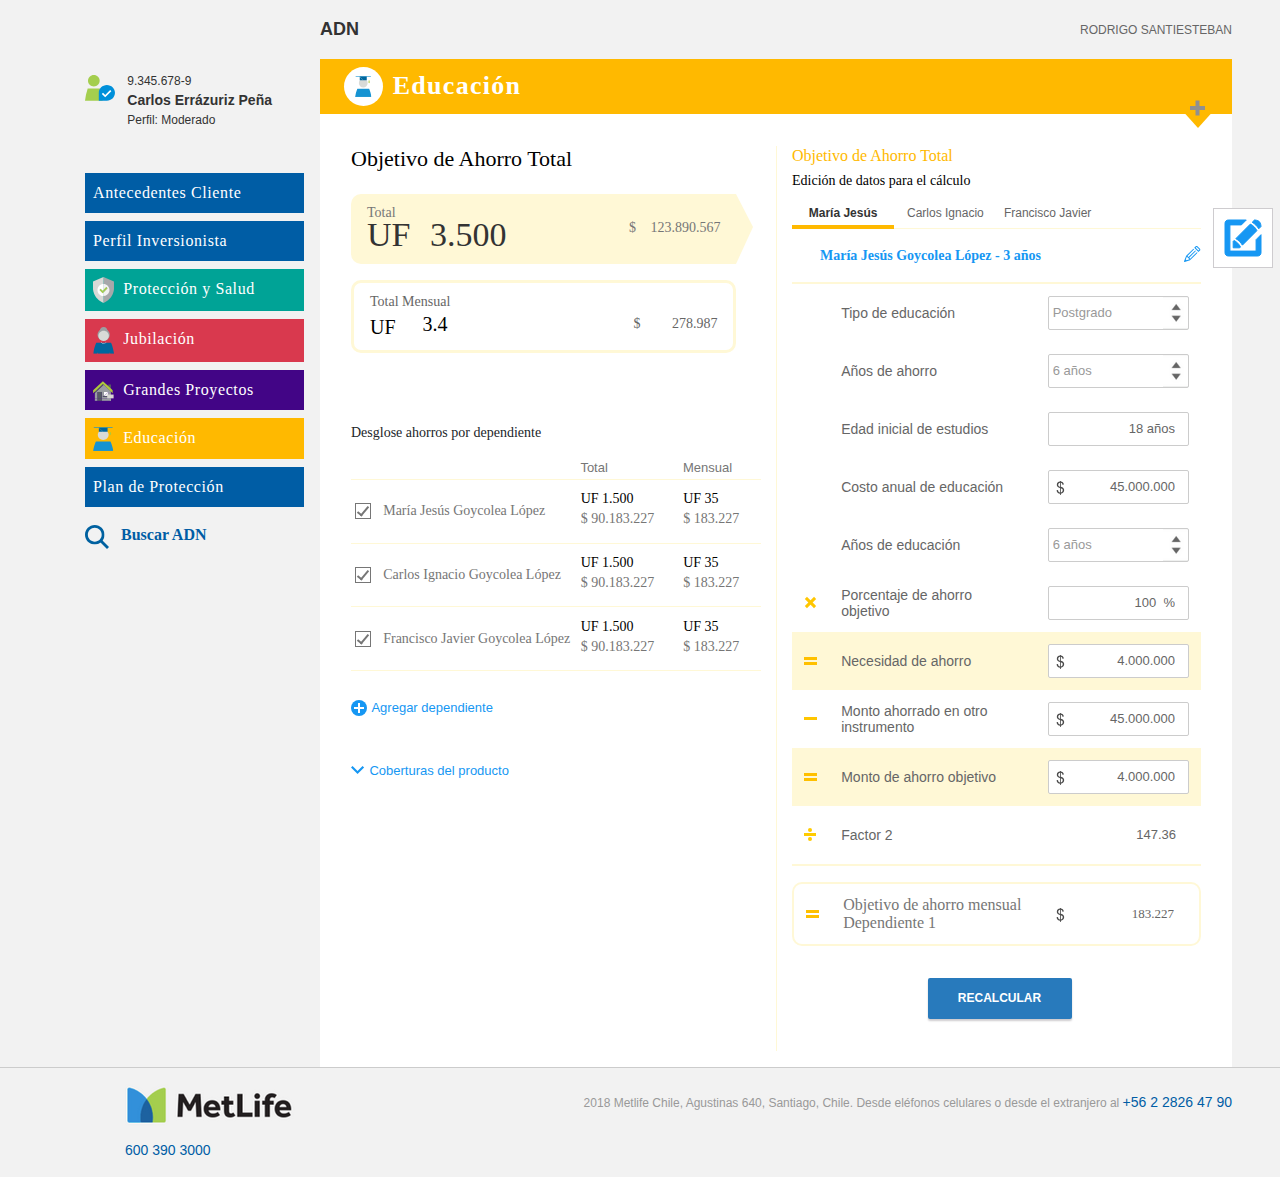
<file: educacion.html>
<html lang="en">
  <head>
    <meta charset="UTF-8"/>
    <meta name="viewport" content="width=device-width, initial-scale=1.0"/>
    <meta http-equiv="X-UA-Compatible" content="ie=edge"/>
    <link rel="stylesheet" href="css/styles.css"/>
    <link rel="stylesheet" href="css/libs/bootstrap.min.css"/>
    <link rel="stylesheet" href="css/libs/owl.carousel.css"/>
    <link rel="stylesheet" href="css/libs/owl.theme.default.css"/>
    <link rel="stylesheet" href="css/libs/progress-tracker.css"/>
    <link rel="stylesheet" href="css/libs/tooltips.css"/>
    <link href="https://fonts.googleapis.com/css?family=Source+Code+Pro:300,400,700" rel="stylesheet"/>
    <link rel="apple-touch-icon" sizes="57x57" href="assets/icons/favicon/apple-icon-57x57.png"/>
    <link rel="apple-touch-icon" sizes="60x60" href="assets/icons/favicon/apple-icon-60x60.png"/>
    <link rel="apple-touch-icon" sizes="72x72" href="assets/icons/favicon/apple-icon-72x72.png"/>
    <link rel="apple-touch-icon" sizes="76x76" href="assets/icons/favicon/apple-icon-76x76.png"/>
    <link rel="apple-touch-icon" sizes="114x114" href="assets/icons/favicon/apple-icon-114x114.png"/>
    <link rel="apple-touch-icon" sizes="120x120" href="assets/icons/favicon/apple-icon-120x120.png"/>
    <link rel="apple-touch-icon" sizes="144x144" href="assets/icons/favicon/apple-icon-144x144.png"/>
    <link rel="apple-touch-icon" sizes="152x152" href="assets/icons/favicon/apple-icon-152x152.png"/>
    <link rel="apple-touch-icon" sizes="180x1cob80" href="assets/icons/favicon/apple-icon-180x180.png"/>
    <link rel="icon" type="image/png" sizes="192x192" href="assets/icons/favicon/android-icon-192x192.png"/>
    <link rel="icon" type="image/png" sizes="32x32" href="assets/icons/favicon/favicon-32x32.png"/>
    <link rel="icon" type="image/png" sizes="96x96" href="assets/icons/favicon/favicon-96x96.png"/>
    <link rel="icon" type="image/png" sizes="16x16" href="assets/icons/favicon/favicon-16x16.png"/>
    <link rel="manifest" href="assets/icons/favicon/manifest.json"/>
    <meta name="msapplication-TileColor" content="#ffffff"/>
    <meta name="msapplication-TileImage" content="/ms-icon-144x144.png"/>
    <meta name="theme-color" content="#ffffff"/>
    <title>Metlife ADN</title>
  </head>
  <body>
    <div class="row">
      <div class="hide-lg full-box header-hide"> 
        <header>
          <div class="box-lupa hide-lg"><a href="home.html"><img src="assets/icons/icon-search-black.svg" alt=""/></a></div>
          <div class="box-adn">
            <p>ADN</p>
          </div>
          <div class="box-user">
            <p>RODRIGO  SANTIESTEBAN</p>
          </div>
        </header>
      </div>
      <div class="col-lg-3 col-sm-12 no-padding">
        <div class="sidebar">
          <div class="hide-sm hide-md">
            <div class="profile">
              <div class="profile-img"><img src="assets/icons/icon-usercheck.svg" alt=""/></div>
              <div class="profile-txt">
                <p class="small-txt">9.345.678-9</p>
                <p class="strong">Carlos Errázuriz Peña</p>
                <p class="small-txt">Perfil: Moderado</p>
              </div>
            </div>
          </div>
          <div class="menu-sidebar">
            <ul class="nav nav-tabs nav-tabs--vertical nav-tabs--left" role="navigation">
              <li class="botonera-tab-menu bg-brand nav-item item-disable-mo"> <a href="antecedentes-clientes.html">
                  <p><span class="hide-md hide-sm">Antecedentes </span>Cliente</p></a></li>
              <li class="botonera-tab-menu bg-brand nav-item item-disable-mo"> <a href="perfil-inversionista.html">
                  <p>Perfil<span class="hide-lg hide-md"><br></span> Invers<span class="hide-lg hide-md">.<br></span><span class="hide-md hide-sm">ionista</span></p></a></li>
              <li class="botonera-tab-menu icon-btn bg-green nav-item"><a href="proteccion-salud.html"><img src="assets/icons/icon-saludproteccion.svg" alt=""/>
                  <p class="hide-md hide-sm">Protección y Salud</p></a></li>
              <li class="botonera-tab-menu icon-btn bg-pink nav-item"> <a href="jubilacion.html"><img src="assets/icons/icon-jubilacion.svg" alt=""/>
                  <p class="hide-md hide-sm">Jubilación</p></a></li>
              <li class="botonera-tab-menu icon-btn bg-purple nav-item"> <a href="grandes-proyectos.html"><img src="assets/icons/icon-grandesproyectos.svg" alt=""/>
                  <p class="hide-md hide-sm">Grandes Proyectos</p></a></li>
              <li class="botonera-tab-menu icon-btn bg-yellow nav-item reduce"> <a class="active" href="educacion.html"><img src="assets/icons/icon-educacion.svg" alt=""/>
                  <p class="hide-md hide-sm">Educación</p></a></li>
              <li class="botonera-tab-menu bg-brand nav-item item-disable-mo"> <a href="totales.html">
                  <p>Plan de <span class="hide-sm">Protección</span><span class="hide-md hide-lg">Protecc.</span></p></a></li>
              <li class="botonera-tab-menu nav-item search_button hide-sm hide-md"> <a class="btn-search" href="home.html"><img src="assets/icons/ic_search.svg"/>
                  <p>Buscar ADN</p></a></li>
            </ul>
          </div>
        </div>
      </div>
      <div class="col-lg-9 col-sm-12 no-padding">
        <div class="hide-sm hide-md"> 
          <header>
            <div class="box-lupa hide-lg"><a href="home.html"><img src="assets/icons/icon-search-black.svg" alt=""/></a></div>
            <div class="box-adn">
              <p>ADN</p>
            </div>
            <div class="box-user">
              <p>RODRIGO  SANTIESTEBAN</p>
            </div>
          </header>
        </div>
        <div class="dashboard">
          <div class="dashboard-content">
            <div class="dashboard-tab">
              <div class="dashboard-nav bg-yellow dashboard-nav__icon">
                <div class="dash-nav-icon"><img src="assets/icons/icon-educacion.svg" alt=""/></div>
                <h2>Educación</h2>
                <div class="dashboard-modal brand-arrow_yellow">
                  <button type="button" data-toggle="modal" data-target="#modalTablaEducacion">
                    <svg width="15px" height="16px" viewbox="0 0 15 16" version="1.1" xmlns="http://www.w3.org/2000/svg" xmlns:xlink="http://www.w3.org/1999/xlink">
                      <!-- Generator: Sketch 49.1 (51147) - http://www.bohemiancoding.com/sketch-->
                      <title>ic_+</title>    
                      <desc>Created with Sketch.</desc>    
                      <defs></defs>    
                      <g id="mobile" stroke="none" stroke-width="1" fill="none" fill-rule="evenodd">
                        <g id="006_Dskt" transform="translate(-1180.000000, -560.000000)" fill="#0061A0">
                          <g id="información-comercial" transform="translate(319.000000, 556.000000)">
                            <g id="acordeon-2-close" transform="translate(0.000000, 4.000000)">
                              <g id="ic_+" transform="translate(861.000000, 0.000000)">
                                <rect id="Rectangle-8" x="0" y="6" width="15" height="4"></rect>                        
                                <rect id="Rectangle-8" transform="translate(7.500000, 8.000000) rotate(90.000000) translate(-7.500000, -8.000000) " x="0" y="6" width="15" height="4"></rect>
                              </g>
                            </g>
                          </g>
                        </g>
                      </g>
                    </svg>
                  </button>
                </div>
              </div>
              <div class="dashboard-tab_content">
                <div class="content">
                  <div class="notas-container">
                    <button class="btn-rounded" type="button" data-toggle="modal" data-target="#modalNotas"></button>
                  </div>
                  <!-- Modal-->
                  <div class="modal modal-tabla modal-tabla__notas fade" id="modalNotas" tabindex="-1" role="dialog" aria-labelledby="modalNotasLabel" aria-hidden="true">
                    <div class="modal-dialog modal-lg" role="document">
                      <div class="modal-content">
                        <div class="modal-header"><img class="icon-note" src="assets/icons/ic_notas.svg" alt=""/>
                          <h5 class="modal-title" id="exampleModalLabel">Ingresar Notas</h5>
                          <button class="close" type="button" data-dismiss="modal" aria-label="Close"><span aria-hidden="true">×</span></button>
                        </div>
                        <div class="modal-body">
                          <div class="row">
                            <div class="col-12">
                              <textarea name="" cols="30" rows="10" placeholder="Ingrese texto"></textarea>
                            </div>
                            <div class="col-12">
                              <div class="btn-area">
                                <button class="btn-blue" type="button">GRABAR</button>
                              </div>
                            </div>
                          </div>
                          <div class="row">
                            <div class="container-fluid filtros-notas"><span>Ver todo</span>
                              <div class="checkbox-area">
                                <label class="form-check-label" for="checkDepen1"> 
                                  <input class="form-check-input" type="checkbox" name="cbxDep" id="checkDepen1" checked="checked"/><span class="checkmark"></span>
                                </label>
                              </div><span>|</span><span>Ver por mes</span>
                              <div class="iptselect-area">
                                <select name="">
                                  <option value="1">Julio</option>
                                  <option value="1">opcion1</option>
                                  <option value="1">opcion1</option>
                                  <option value="1">opcion1</option>
                                  <option value="1">opcion1</option>
                                  <option value="1">opcion1</option>
                                  <option value="1">opcion1</option>
                                </select>
                              </div>
                            </div>
                          </div>
                          <div class="row">
                            <div class="container-fluid">
                              <div class="accordion accordion__notas" data-faq="most_common">
                                <div class="border-top accordion-item accordion-item__green">
                                  <div class="accordion__title">
                                    <div class="row">
                                      <div class="col-8 col-sm-11"><span class="brand-1st">Protección y Salud</span></div>
                                      <div class="col-4 col-sm-1 no-padding right"><span class="note-number">Notas 0</span></div>
                                    </div>
                                  </div>
                                  <div class="accordion__content">
                                    <table class="table-notas">
                                      <thead class="hide-sm">
                                        <tr>
                                          <th>Fecha</th>
                                          <th>Nota</th>
                                          <th>Asesor</th>
                                          <th>GA</th>
                                        </tr>
                                      </thead>
                                      <tbody> 
                                        <tr>
                                          <td class="width-mo"><span class="circle-item"> </span><span class="hide-sm">20/07/2017</span><span class="hide-md hide-lg grey-text">20/07/2017</span>
                                            <p class="hide-md hide-lg">Va a tener un hijo en 6 meses</p>
                                            <p class="hide-md hide-lg grey-text">Rodrigo Santiesteban</p>
                                            <p class="hide-md hide-lg grey-text">Felipe Godoy</p>
                                          </td>
                                          <td class="hide-sm">Va a tener un hijo en 6 meses y se quiere comprar un auto</td>
                                          <td class="hide-sm">Asesor: Rodrigo Santiesteban</td>
                                          <td class="hide-sm">GA: Felipe Godoy</td>
                                          <td><img src="assets/icons/icon-trash.svg" alt=""/></td>
                                        </tr>
                                        <tr>
                                          <td class="width-mo"><span class="circle-item"> </span><span class="hide-sm">20/07/2017</span><span class="hide-md hide-lg grey-text">20/07/2017</span>
                                            <p class="hide-md hide-lg">Va a tener un hijo en 6 meses</p>
                                            <p class="hide-md hide-lg grey-text">Rodrigo Santiesteban</p>
                                            <p class="hide-md hide-lg grey-text">Felipe Godoy</p>
                                          </td>
                                          <td class="hide-sm">Va a tener un hijo en 6 meses</td>
                                          <td class="hide-sm">Asesor: Rodrigo Santiesteban</td>
                                          <td class="hide-sm">GA: Felipe Godoy</td>
                                          <td><img src="assets/icons/icon-trash.svg" alt=""/></td>
                                        </tr>
                                      </tbody>
                                    </table>
                                  </div>
                                </div>
                                <div class="border-top accordion-item accordion-item__yellow">
                                  <div class="accordion__title">
                                    <div class="row">
                                      <div class="col-8 col-sm-11"><span class="progres brand-1st">Educación</span></div>
                                      <div class="col-4 col-sm-1 no-padding right"><span class="note-number">Notas 2</span></div>
                                    </div>
                                  </div>
                                  <div class="accordion__content">
                                    <table class="table-notas">
                                      <thead class="hide-sm">
                                        <tr>
                                          <th>Fecha</th>
                                          <th>Nota</th>
                                          <th>Asesor</th>
                                          <th>GA</th>
                                        </tr>
                                      </thead>
                                      <tbody> 
                                        <tr>
                                          <td class="width-mo"><span class="circle-item"> </span><span class="hide-sm">20/07/2017</span><span class="hide-md hide-lg grey-text">20/07/2017</span>
                                            <p class="hide-md hide-lg">Va a tener un hijo en 6 meses</p>
                                            <p class="hide-md hide-lg grey-text">Rodrigo Santiesteban</p>
                                            <p class="hide-md hide-lg grey-text">Felipe Godoy</p>
                                          </td>
                                          <td class="hide-sm">Va a tener un hijo en 6 meses</td>
                                          <td class="hide-sm">Asesor: Rodrigo Santiesteban</td>
                                          <td class="hide-sm">GA: Felipe Godoy</td>
                                          <td><img src="assets/icons/icon-trash.svg" alt=""/></td>
                                        </tr>
                                        <tr>
                                          <td class="width-mo"><span class="circle-item"> </span><span class="hide-sm">20/07/2017</span><span class="hide-md hide-lg grey-text">20/07/2017</span>
                                            <p class="hide-md hide-lg">Va a tener un hijo en 6 meses</p>
                                            <p class="hide-md hide-lg grey-text">Rodrigo Santiesteban</p>
                                            <p class="hide-md hide-lg grey-text">Felipe Godoy</p>
                                          </td>
                                          <td class="hide-sm">Va a tener un hijo en 6 meses</td>
                                          <td class="hide-sm">Asesor: Rodrigo Santiesteban</td>
                                          <td class="hide-sm">GA: Felipe Godoy</td>
                                          <td><img src="assets/icons/icon-trash.svg" alt=""/></td>
                                        </tr>
                                      </tbody>
                                    </table>
                                  </div>
                                </div>
                                <div class="border-top accordion-item accordion-item__purple">
                                  <div class="accordion__title">
                                    <div class="row">
                                      <div class="col-8 col-sm-11"><span class="progres brand-1st">Grandes Proyectos</span></div>
                                      <div class="col-4 col-sm-1 no-padding right"><span class="note-number">Notas 2</span></div>
                                    </div>
                                  </div>
                                  <div class="accordion__content">
                                    <table class="table-notas">
                                      <thead class="hide-sm">
                                        <tr>
                                          <th>Fecha</th>
                                          <th>Nota</th>
                                          <th>Asesor</th>
                                          <th>GA</th>
                                        </tr>
                                      </thead>
                                      <tbody> 
                                        <tr>
                                          <td class="width-mo"><span class="circle-item"> </span><span class="hide-sm">20/07/2017</span><span class="hide-md hide-lg grey-text">20/07/2017</span>
                                            <p class="hide-md hide-lg">Va a tener un hijo en 6 meses</p>
                                            <p class="hide-md hide-lg grey-text">Rodrigo Santiesteban</p>
                                            <p class="hide-md hide-lg grey-text">Felipe Godoy</p>
                                          </td>
                                          <td class="hide-sm">Va a tener un hijo en 6 meses</td>
                                          <td class="hide-sm">Asesor: Rodrigo Santiesteban</td>
                                          <td class="hide-sm">GA: Felipe Godoy</td>
                                          <td><img src="assets/icons/icon-trash.svg" alt=""/></td>
                                        </tr>
                                        <tr>
                                          <td class="width-mo"><span class="circle-item"> </span><span class="hide-sm">20/07/2017</span><span class="hide-md hide-lg grey-text">20/07/2017</span>
                                            <p class="hide-md hide-lg">Va a tener un hijo en 6 meses</p>
                                            <p class="hide-md hide-lg grey-text">Rodrigo Santiesteban</p>
                                            <p class="hide-md hide-lg grey-text">Felipe Godoy</p>
                                          </td>
                                          <td class="hide-sm">Va a tener un hijo en 6 meses</td>
                                          <td class="hide-sm">Asesor: Rodrigo Santiesteban</td>
                                          <td class="hide-sm">GA: Felipe Godoy</td>
                                          <td><img src="assets/icons/icon-trash.svg" alt=""/></td>
                                        </tr>
                                      </tbody>
                                    </table>
                                  </div>
                                </div>
                                <div class="border-top accordion-item accordion-item__red">
                                  <div class="accordion__title">
                                    <div class="row">
                                      <div class="col-8 col-sm-11"><span class="progres brand-1st">Jubilación</span></div>
                                      <div class="col-4 col-sm-1 no-padding right"><span class="note-number">Notas 0</span></div>
                                    </div>
                                  </div>
                                  <div class="accordion__content">
                                    <table class="table-notas">
                                      <thead class="hide-sm">
                                        <tr>
                                          <th>Fecha</th>
                                          <th>Nota</th>
                                          <th>Asesor</th>
                                          <th>GA</th>
                                        </tr>
                                      </thead>
                                      <tbody> 
                                        <tr>
                                          <td class="width-mo"><span class="circle-item"> </span><span class="hide-sm">20/07/2017</span><span class="hide-md hide-lg grey-text">20/07/2017</span>
                                            <p class="hide-md hide-lg">Va a tener un hijo en 6 meses</p>
                                            <p class="hide-md hide-lg grey-text">Rodrigo Santiesteban</p>
                                            <p class="hide-md hide-lg grey-text">Felipe Godoy</p>
                                          </td>
                                          <td class="hide-sm">Va a tener un hijo en 6 meses</td>
                                          <td class="hide-sm">Asesor: Rodrigo Santiesteban</td>
                                          <td class="hide-sm">GA: Felipe Godoy</td>
                                          <td><img src="assets/icons/icon-trash.svg" alt=""/></td>
                                        </tr>
                                        <tr>
                                          <td class="width-mo"><span class="circle-item"> </span><span class="hide-sm">20/07/2017</span><span class="hide-md hide-lg grey-text">20/07/2017</span>
                                            <p class="hide-md hide-lg">Va a tener un hijo en 6 meses</p>
                                            <p class="hide-md hide-lg grey-text">Rodrigo Santiesteban</p>
                                            <p class="hide-md hide-lg grey-text">Felipe Godoy</p>
                                          </td>
                                          <td class="hide-sm">Va a tener un hijo en 6 meses</td>
                                          <td class="hide-sm">Asesor: Rodrigo Santiesteban</td>
                                          <td class="hide-sm">GA: Felipe Godoy</td>
                                          <td><img src="assets/icons/icon-trash.svg" alt=""/></td>
                                        </tr>
                                      </tbody>
                                    </table>
                                  </div>
                                </div>
                              </div>
                            </div>
                          </div>
                        </div>
                      </div>
                    </div>
                  </div>
                  <div class="row">
                    <div class="col-lg-6 col-md-6 no-padding-mo">
                      <h2 class="dashboard-title">Objetivo de Ahorro Total <a class="tooltips" href="#" data-tooltip="I’m the tooltip text"> <img src="assets/icons/icon-tooltip.svg" alt=""/></a></h2>
                      <div class="box-result box-result__yellow-theme"> 
                        <div class="box-value">
                          <p class="label">Total</p>
                          <p class="valueNumber"><span class="value">UF</span> 3.500</p>
                        </div>
                        <div class="box-uf">
                          <p class="ufNumber"><span class="uf">$</span> 123.890.567</p>
                        </div>
                      </div>
                      <div class="box-result-details box-result-details__yellow-theme">
                        <div class="box-objetivos">
                          <p class="txt-label">Total Mensual</p>
                          <p class="value">UF <span class="uf">3.4</span></p>
                          <div class="box-dependientes hide-lg hide-md">
                            <p class="txt-label">Dependientes</p>
                            <p class="value">3</p>
                          </div>
                        </div>
                        <div class="box-proyectos">
                          <p class="txt-label"><span class="peso">$</span> 278.987</p>
                        </div>
                      </div>
                      <div class="link-area center hide-lg hide-md"><a class="verEducacion" href="javascript:void(0)"><img class="icon-mas" src="assets/icons/icon-arrow-bottom.svg" alt=""/><img class="icon-menos hide" src="assets/icons/icon-arrow-top.svg" alt=""/>
                          <p><span class="mostrar">Ver</span><span class="ocultar hide">Ocultar</span> cálculos</p></a></div><br class="hide-sm"/><br class="hide-sm"/>
                      <h2 class="titulo-bajada hide-sm">Desglose ahorros por dependiente</h2>
                      <div class="tabla-desgloce tabla-desgloce__theme-yellow hide-sm">
                        <table class="table-resume">
                          <thead>
                            <tr>
                              <th scope="col"> </th>
                              <th scope="col">Total</th>
                              <th scope="col">Mensual</th>
                            </tr>
                          </thead>
                          <tbody>
                            <tr>
                              <td scope="row"> 
                                <div class="checkbox-area">
                                  <label class="form-check-label" for="checkDepen11"> 
                                    <input class="form-check-input" type="checkbox" name="cbxDep" id="checkDepen11" checked="checked"/><span class="checkmark"></span><span class="txt">María Jesús Goycolea López</span>
                                  </label>
                                </div>
                              </td>
                              <td> 
                                <p class="black">UF 1.500</p>
                                <p>$ 90.183.227</p>
                              </td>
                              <td>
                                <p class="black">UF 35</p>
                                <p>$ 183.227</p>
                              </td>
                            </tr>
                            <tr>
                              <td scope="row">
                                <div class="checkbox-area">
                                  <label class="form-check-label" for="checkDepen2"> 
                                    <input class="form-check-input" type="checkbox" name="cbxDep" id="checkDepen2" checked="checked"/><span class="checkmark"></span><span class="txt">Carlos Ignacio Goycolea López</span>
                                  </label>
                                </div>
                              </td>
                              <td> 
                                <p class="black">UF 1.500</p>
                                <p>$ 90.183.227</p>
                              </td>
                              <td>
                                <p class="black">UF 35</p>
                                <p>$ 183.227</p>
                              </td>
                            </tr>
                            <tr>
                              <td scope="row">
                                <div class="checkbox-area">
                                  <label class="form-check-label" for="checkDepen3"> 
                                    <input class="form-check-input" type="checkbox" name="cbxDep" id="checkDepen3" checked="checked"/><span class="checkmark"></span><span class="txt">Francisco Javier Goycolea López</span>
                                  </label>
                                </div>
                              </td>
                              <td> 
                                <p class="black">UF 1.500</p>
                                <p>$ 90.183.227</p>
                              </td>
                              <td>
                                <p class="black">UF 35</p>
                                <p>$ 183.227</p>
                              </td>
                            </tr>
                          </tbody>
                        </table>
                      </div><br class="hide-sm"/>
                      <div class="link-area hide-sm link-dependiente"><a href="antecedentes-clientes.html">
                          <!--ESTE LINK DEBE IR AL ITEM DEPENDIENTE DEL ACORDEON--><img src="assets/icons/icon-add.svg" alt=""/>
                          <p>Agregar dependiente</p></a></div><br/>
                      <div class="link-area hide-sm link-cobertura"><a href="javascript:void(0)"><img class="icon-mas" src="assets/icons/icon-arrow-bottom.svg"/><img class="icon-menos hide" src="assets/icons/icon-arrow-top.svg"/>
                          <p>Coberturas del producto </p></a></div>
                      <div class="cobertura-box hide hide-sm">
                        <div class="cobertura-box hide">
                          <p><span class="strong-txt">A.</span> MetLife Universitario PLUS</p>
                        </div>
                        <div class="infograma">
                          <div class="obligatoria"><img src="assets/icons/icon-coberturaobligatoria.svg" alt=""/>
                            <p>Cobertura obligatoria</p>
                          </div>
                          <div class="adicional"><img src="assets/icons/icon-coberturadicional.svg" alt=""/>
                            <p>Cobertura adicional</p>
                          </div>
                        </div>
                        <table class="table tabla-productos tabla-productos__yellow">
                          <thead>
                            <tr>
                              <th scope="col">Productos</th>
                              <th scope="col">A</th>
                            </tr>
                          </thead>
                          <tbody>
                            <tr>
                              <th scope="row">Fallecimiento</th>
                              <td class="center"><img src="assets/icons/icon-coberturaobligatoria.svg" alt=""/></td>
                            </tr>
                            <tr>
                              <th scope="row">PACI 2/3</th>
                              <td class="center"><img src="assets/icons/icon-coberturaobligatoria.svg" alt=""/></td>
                            </tr>
                            <tr>
                              <th scope="row">Muerte accidental</th>
                              <td class="center"><img src="assets/icons/icon-coberturadicional.svg" alt=""/></td>
                            </tr>
                          </tbody>
                        </table>
                      </div>
                    </div>
                    <div class="col-lg-6 col-md-6 no-padding-mo dash-line-column dash-line-column__yellow">
                      <div class="tab-tablas yellow-theme hide-sm" id="ahorrototal">
                        <h3 class="tab-tablas-title">Objetivo de Ahorro Total</h3>
                        <h4 class="tab-tablas-title_subtitle">Edición de datos para el cálculo</h4>
                        <ul class="nav nav-tabs" role="navigation">
                          <li class="tab-tablas_item nav-item"><a class="active" href="#dep1" data-toggle="tab" role="tab" aria-controls="dep1">
                              <p>María Jesús</p></a></li>
                          <li class="tab-tablas_item nav-item"><a href="#dep2" data-toggle="tab" role="tab" aria-controls="dep2">
                              <p>Carlos Ignacio</p></a></li>
                          <li class="tab-tablas_item nav-item"> <a href="#dep3" data-toggle="tab" role="tab" aria-controls="dep3">
                              <p>Francisco Javier</p></a></li>
                        </ul>
                        <div class="tab-tablas_content">
                          <div class="tab-content tab-pane fade show active" id="dep1" role="tabpanel">
                            <div class="checkbox-area">
                              <label class="form-check-label" for="checkTerms"> 
                                <input class="form-check-input" type="checkbox" name="cbxTerms" id="checkTerms"/><span class="txt">María Jesús Goycolea López - 3 años</span>
                              </label>
                            </div>
                            <div class="tab-icon-check"><a href="antecedentes-clientes.html"><img src="assets/icons/icon_pencil.svg" alt=""/></a></div>
                            <div class="tab-dash_nav">
                              <table class="table tabla-calculo">
                                <tbody>
                                  <tr>
                                    <th scope="row" width="5%"> </th>
                                    <td class="table-col_left">Tipo de educación</td>
                                    <td class="table-col_right">
                                      <div class="iptselect-area">
                                        <select name="">
                                          <option value="1">Postgrado</option>
                                          <option value="1">opcion1</option>
                                          <option value="1">opcion1</option>
                                          <option value="1">opcion1</option>
                                          <option value="1">opcion1</option>
                                          <option value="1">opcion1</option>
                                          <option value="1">opcion1</option>
                                        </select>
                                      </div>
                                    </td>
                                  </tr>
                                  <tr>
                                    <th scope="row" width="5%"> </th>
                                    <td class="table-col_left">Años de ahorro</td>
                                    <td class="table-col_right"> 
                                      <div class="iptselect-area">
                                        <select name="">
                                          <option value="1">6 años</option>
                                          <option value="1">opcion1</option>
                                          <option value="1">opcion1</option>
                                          <option value="1">opcion1</option>
                                          <option value="1">opcion1</option>
                                          <option value="1">opcion1</option>
                                          <option value="1">opcion1</option>
                                        </select>
                                      </div>
                                    </td>
                                  </tr>
                                  <tr>
                                    <th scope="row" width="5%"></th>
                                    <td class="table-col_left">Edad inicial de estudios</td>
                                    <td class="table-col_right">
                                      <div class="iptnum-area">
                                        <input class="input-number" type="text" value="18 años"/>
                                      </div>
                                    </td>
                                  </tr>
                                  <tr>
                                    <th scope="row" width="5%"></th>
                                    <td class="table-col_left">Costo anual de educación</td>
                                    <td class="table-col_right">   
                                      <div class="iptnum-area"><img src="assets/icons/icon-pesos.svg" alt=""/>
                                        <input class="input-number addDot" type="text" value="45.000.000"/>
                                      </div>
                                    </td>
                                  </tr>
                                  <tr>
                                    <th scope="row" width="5%"></th>
                                    <td class="table-col_left">Años de educación</td>
                                    <td class="table-col_right">
                                      <div class="iptselect-area">
                                        <select name="">
                                          <option value="1">6 años</option>
                                          <option value="1">opcion1</option>
                                          <option value="1">opcion1</option>
                                          <option value="1">opcion1</option>
                                          <option value="1">opcion1</option>
                                          <option value="1">opcion1</option>
                                          <option value="1">opcion1</option>
                                        </select>
                                      </div>
                                    </td>
                                  </tr>
                                  <tr>
                                    <th scope="row" width="5%"><img src="assets/icons/ic_Multiplicar_Yellow.svg"/></th>
                                    <td class="table-col_left">Porcentaje de ahorro objetivo</td>
                                    <td class="table-col_right">
                                      <div class="iptnum-area">
                                        <input class="input-number" type="text" value="100  %"/>
                                      </div>
                                    </td>
                                  </tr>
                                  <tr class="color-row-only">
                                    <th scope="row" width="5%"><img src="assets/icons/icon-same-yellow.svg"/></th>
                                    <td class="table-col_left">Necesidad de ahorro</td>
                                    <td class="table-col_right">
                                      <div class="iptnum-area"><img src="assets/icons/icon-pesos.svg" alt=""/>
                                        <input class="input-number addDot" type="text" value="4.000.000"/>
                                      </div>
                                    </td>
                                  </tr>
                                  <tr>
                                    <th scope="row" width="5%"><img src="assets/icons/icon-less-yelllow.svg" alt=""/></th>
                                    <td class="table-col_left">Monto ahorrado en otro instrumento</td>
                                    <td class="table-col_right">   
                                      <div class="iptnum-area"><img src="assets/icons/icon-pesos.svg" alt=""/>
                                        <input class="input-number addDot" type="text" value="45.000.000"/>
                                      </div>
                                    </td>
                                  </tr>
                                  <tr class="color-row-only">
                                    <th scope="row" width="5%"><img src="assets/icons/icon-same-yellow.svg"/></th>
                                    <td class="table-col_left">Monto de ahorro objetivo</td>
                                    <td class="table-col_right">
                                      <div class="iptnum-area"><img src="assets/icons/icon-pesos.svg" alt=""/>
                                        <input class="input-number addDot" type="text" value="4.000.000"/>
                                      </div>
                                    </td>
                                  </tr>
                                  <tr>
                                    <th scope="row" width="5%"><img src="assets/icons/icon-divide-yellow.svg" alt=""/></th>
                                    <td class="table-col_left">Factor 2</td>
                                    <td class="table-col_right">
                                      <div class="iptnum-area">
                                        <input class="input-number addDot" type="text" value="147.36" disabled="disabled"/>
                                      </div>
                                    </td>
                                  </tr>
                                </tbody>
                              </table>
                              <table class="table tabla-calculo_total">
                                <tbody>
                                  <tr>
                                    <th scope="row" width="5%"> <img src="assets/icons/icon-same-yellow.svg" alt=""/></th>
                                    <td width="50%">Objetivo de ahorro mensual Dependiente 1</td>
                                    <td width="40%">
                                      <div class="iptnum-area"><img src="assets/icons/icon-pesos.svg" alt=""/>
                                        <input class="input-number addDot" type="text" value="183.227" disabled="disabled"/>
                                      </div>
                                    </td>
                                  </tr>
                                </tbody>
                              </table>
                            </div>
                          </div>
                          <div class="tab-content tab-pane fade show" id="dep2" role="tabpanel">
                            <div class="checkbox-area">
                              <label class="form-check-label" for="checkTerms"> 
                                <input class="form-check-input" type="checkbox" name="cbxTerms" id="checkTerms"/><span class="txt">Carlos Ignacio Goycolea López - 7 años</span>
                              </label>
                            </div>
                            <div class="tab-icon-check"><a href="antecedentes-clientes.html"><img src="assets/icons/icon_pencil.svg" alt=""/></a></div>
                            <div class="tab-dash_nav">
                              <table class="table tabla-calculo">
                                <tbody>
                                  <tr>
                                    <th scope="row" width="5%"> </th>
                                    <td class="table-col_left">Tipo de educación</td>
                                    <td class="table-col_right">
                                      <div class="iptselect-area">
                                        <select name="">
                                          <option value="1">Postgrado</option>
                                          <option value="1">opcion1</option>
                                          <option value="1">opcion1</option>
                                          <option value="1">opcion1</option>
                                          <option value="1">opcion1</option>
                                          <option value="1">opcion1</option>
                                          <option value="1">opcion1</option>
                                        </select>
                                      </div>
                                    </td>
                                  </tr>
                                  <tr>
                                    <th scope="row" width="5%"> </th>
                                    <td class="table-col_left">Años de ahorro</td>
                                    <td class="table-col_right"> 
                                      <div class="iptselect-area">
                                        <select name="">
                                          <option value="1">6 años</option>
                                          <option value="1">opcion1</option>
                                          <option value="1">opcion1</option>
                                          <option value="1">opcion1</option>
                                          <option value="1">opcion1</option>
                                          <option value="1">opcion1</option>
                                          <option value="1">opcion1</option>
                                        </select>
                                      </div>
                                    </td>
                                  </tr>
                                  <tr>
                                    <th scope="row" width="5%"></th>
                                    <td class="table-col_left">Edad inicial de estudios</td>
                                    <td class="table-col_right">
                                      <div class="iptnum-area">
                                        <input class="input-number" type="text" value="18 años"/>
                                      </div>
                                    </td>
                                  </tr>
                                  <tr>
                                    <th scope="row" width="5%"></th>
                                    <td class="table-col_left">Costo anual de educación</td>
                                    <td class="table-col_right">   
                                      <div class="iptnum-area"><img src="assets/icons/icon-pesos.svg" alt=""/>
                                        <input class="input-number addDot" type="text" value="45.000.000"/>
                                      </div>
                                    </td>
                                  </tr>
                                  <tr>
                                    <th scope="row" width="5%"></th>
                                    <td class="table-col_left">Años de educación</td>
                                    <td class="table-col_right">
                                      <div class="iptselect-area">
                                        <select name="">
                                          <option value="1">6 años</option>
                                          <option value="1">opcion1</option>
                                          <option value="1">opcion1</option>
                                          <option value="1">opcion1</option>
                                          <option value="1">opcion1</option>
                                          <option value="1">opcion1</option>
                                          <option value="1">opcion1</option>
                                        </select>
                                      </div>
                                    </td>
                                  </tr>
                                  <tr>
                                    <th scope="row" width="5%"><img src="assets/icons/ic_Multiplicar_Yellow.svg"/></th>
                                    <td class="table-col_left">Porcentaje de ahorro objetivo</td>
                                    <td class="table-col_right">
                                      <div class="iptnum-area">
                                        <input class="input-number" type="text" value="100  %"/>
                                      </div>
                                    </td>
                                  </tr>
                                  <tr class="color-row-only">
                                    <th scope="row" width="5%"><img src="assets/icons/icon-same-yellow.svg"/></th>
                                    <td class="table-col_left">Necesidad de ahorro</td>
                                    <td class="table-col_right">
                                      <div class="iptnum-area"><img src="assets/icons/icon-pesos.svg" alt=""/>
                                        <input class="input-number addDot" type="text" value="4.000.000"/>
                                      </div>
                                    </td>
                                  </tr>
                                  <tr>
                                    <th scope="row" width="5%"><img src="assets/icons/icon-less-yelllow.svg" alt=""/></th>
                                    <td class="table-col_left">Monto ahorrado en otro instrumento</td>
                                    <td class="table-col_right">   
                                      <div class="iptnum-area"><img src="assets/icons/icon-pesos.svg" alt=""/>
                                        <input class="input-number addDot" type="text" value="45.000.000"/>
                                      </div>
                                    </td>
                                  </tr>
                                  <tr class="color-row-only">
                                    <th scope="row" width="5%"><img src="assets/icons/icon-same-yellow.svg"/></th>
                                    <td class="table-col_left">Monto de ahorro objetivo</td>
                                    <td class="table-col_right">
                                      <div class="iptnum-area"><img src="assets/icons/icon-pesos.svg" alt=""/>
                                        <input class="input-number addDot" type="text" value="4.000.000"/>
                                      </div>
                                    </td>
                                  </tr>
                                  <tr>
                                    <th scope="row" width="5%"><img src="assets/icons/icon-divide-yellow.svg" alt=""/></th>
                                    <td class="table-col_left">Factor 2</td>
                                    <td class="table-col_right">
                                      <div class="iptnum-area">
                                        <input class="input-number addDot" type="text" value="147.36" disabled="disabled"/>
                                      </div>
                                    </td>
                                  </tr>
                                </tbody>
                              </table>
                              <table class="table tabla-calculo_total">
                                <tbody>
                                  <tr>
                                    <th scope="row" width="5%"> <img src="assets/icons/icon-same-yellow.svg" alt=""/></th>
                                    <td width="50%">Objetivo de ahorro mensual Dependiente 1</td>
                                    <td width="40%">
                                      <div class="iptnum-area"><img src="assets/icons/icon-pesos.svg" alt=""/>
                                        <input class="input-number addDot" type="text" value="183.227" disabled="disabled"/>
                                      </div>
                                    </td>
                                  </tr>
                                </tbody>
                              </table>
                            </div>
                          </div>
                          <div class="tab-content tab-pane fade show" id="dep3" role="tabpanel">
                            <div class="checkbox-area">
                              <label class="form-check-label" for="checkTerms"> 
                                <input class="form-check-input" type="checkbox" name="cbxTerms" id="checkTerms"/><span class="txt">Francisco Javier Goycolea López - 9 años</span>
                              </label>
                            </div>
                            <div class="tab-icon-check"><a href="antecedentes-clientes.html"><img src="assets/icons/icon_pencil.svg" alt=""/></a></div>
                            <div class="tab-dash_nav">
                              <table class="table tabla-calculo">
                                <tbody>
                                  <tr>
                                    <th scope="row" width="5%"> </th>
                                    <td class="table-col_left">Tipo de educación</td>
                                    <td class="table-col_right">
                                      <div class="iptselect-area">
                                        <select name="">
                                          <option value="1">Postgrado</option>
                                          <option value="1">opcion1</option>
                                          <option value="1">opcion1</option>
                                          <option value="1">opcion1</option>
                                          <option value="1">opcion1</option>
                                          <option value="1">opcion1</option>
                                          <option value="1">opcion1</option>
                                        </select>
                                      </div>
                                    </td>
                                  </tr>
                                  <tr>
                                    <th scope="row" width="5%"> </th>
                                    <td class="table-col_left">Años de ahorro</td>
                                    <td class="table-col_right"> 
                                      <div class="iptselect-area">
                                        <select name="">
                                          <option value="1">6 años</option>
                                          <option value="1">opcion1</option>
                                          <option value="1">opcion1</option>
                                          <option value="1">opcion1</option>
                                          <option value="1">opcion1</option>
                                          <option value="1">opcion1</option>
                                          <option value="1">opcion1</option>
                                        </select>
                                      </div>
                                    </td>
                                  </tr>
                                  <tr>
                                    <th scope="row" width="5%"></th>
                                    <td class="table-col_left">Edad inicial de estudios</td>
                                    <td class="table-col_right">
                                      <div class="iptnum-area">
                                        <input class="input-number" type="text" value="18 años"/>
                                      </div>
                                    </td>
                                  </tr>
                                  <tr>
                                    <th scope="row" width="5%"></th>
                                    <td class="table-col_left">Costo anual de educación</td>
                                    <td class="table-col_right">   
                                      <div class="iptnum-area"><img src="assets/icons/icon-pesos.svg" alt=""/>
                                        <input class="input-number addDot" type="text" value="45.000.000"/>
                                      </div>
                                    </td>
                                  </tr>
                                  <tr>
                                    <th scope="row" width="5%"></th>
                                    <td class="table-col_left">Años de educación</td>
                                    <td class="table-col_right">
                                      <div class="iptselect-area">
                                        <select name="">
                                          <option value="1">6 años</option>
                                          <option value="1">opcion1</option>
                                          <option value="1">opcion1</option>
                                          <option value="1">opcion1</option>
                                          <option value="1">opcion1</option>
                                          <option value="1">opcion1</option>
                                          <option value="1">opcion1</option>
                                        </select>
                                      </div>
                                    </td>
                                  </tr>
                                  <tr>
                                    <th scope="row" width="5%"><img src="assets/icons/ic_Multiplicar_Yellow.svg" alt=""/></th>
                                    <td class="table-col_left">Porcentaje de ahorro objetivo</td>
                                    <td class="table-col_right">
                                      <div class="iptnum-area">
                                        <input class="input-number" type="text" value="100  %"/>
                                      </div>
                                    </td>
                                  </tr>
                                  <tr class="color-row-only">
                                    <th scope="row" width="5%"><img src="assets/icons/icon-same-yellow.svg"/></th>
                                    <td class="table-col_left">Necesidad de ahorro</td>
                                    <td class="table-col_right">
                                      <div class="iptnum-area"><img src="assets/icons/icon-pesos.svg" alt=""/>
                                        <input class="input-number addDot" type="text" value="4.000.000"/>
                                      </div>
                                    </td>
                                  </tr>
                                  <tr>
                                    <th scope="row" width="5%"><img src="assets/icons/icon-less-yelllow.svg" alt=""/></th>
                                    <td class="table-col_left">Monto ahorrado en otro instrumento</td>
                                    <td class="table-col_right">   
                                      <div class="iptnum-area"><img src="assets/icons/icon-pesos.svg" alt=""/>
                                        <input class="input-number addDot" type="text" value="45.000.000"/>
                                      </div>
                                    </td>
                                  </tr>
                                  <tr class="color-row-only">
                                    <th scope="row" width="5%"><img src="assets/icons/icon-same-yellow.svg"/></th>
                                    <td class="table-col_left">Monto de ahorro objetivo</td>
                                    <td class="table-col_right">
                                      <div class="iptnum-area"><img src="assets/icons/icon-pesos.svg" alt=""/>
                                        <input class="input-number addDot" type="text" value="4.000.000"/>
                                      </div>
                                    </td>
                                  </tr>
                                  <tr>
                                    <th scope="row" width="5%"><img src="assets/icons/icon-divide-yellow.svg" alt=""/></th>
                                    <td class="table-col_left">Factor 2</td>
                                    <td class="table-col_right">
                                      <div class="iptnum-area">
                                        <input class="input-number addDot" type="text" value="147.36" disabled="disabled"/>
                                      </div>
                                    </td>
                                  </tr>
                                </tbody>
                              </table>
                              <table class="table tabla-calculo_total">
                                <tbody>
                                  <tr>
                                    <th scope="row" width="5%"> <img src="assets/icons/icon-same-yellow.svg" alt=""/></th>
                                    <td width="50%">Objetivo de ahorro mensual Dependiente 1</td>
                                    <td width="40%">
                                      <div class="iptnum-area"><img src="assets/icons/icon-pesos.svg" alt=""/>
                                        <input class="input-number addDot" type="text" value="183.227" disabled="disabled"/>
                                      </div>
                                    </td>
                                  </tr>
                                </tbody>
                              </table>
                            </div>
                          </div>
                          <div class="btn-area"><a class="btn-blue" href="javascript:void(0)">RECALCULAR</a></div>
                        </div>
                      </div>
                    </div>
                    <div class="link-area hide-lg hide-md"><a href="antecedentes-clientes.html"><img src="assets/icons/icon-add.svg" alt=""/>
                        <p>Agregar dependiente</p></a></div><br/><br/>
                    <div class="link-area hide-lg hide-md link-cobertura"><a href="javascript:void(0)"><img class="icon-mas" src="assets/icons/icon-arrow-bottom.svg"/><img class="icon-menos hide" src="assets/icons/icon-arrow-top.svg"/>
                        <p>Coberturas del producto </p></a></div>
                    <div class="cobertura-box hide hide-lg hide-md">
                      <p><span class="strong-txt">A.</span> MetLife Universitario PLUS </p>
                      <div class="infograma">
                        <div class="obligatoria"><img src="assets/icons/icon-coberturaobligatoria.svg" alt=""/>
                          <p>Cobertura obligatoria</p>
                        </div>
                        <div class="adicional"><img src="assets/icons/icon-coberturadicional.svg" alt=""/>
                          <p>Cobertura adicional</p>
                        </div>
                      </div>
                      <table class="table tabla-productos tabla-productos__yellow">
                        <thead>
                          <tr>
                            <th scope="col">Productos</th>
                            <th scope="col">A</th>
                          </tr>
                        </thead>
                        <tbody>
                          <tr>
                            <th scope="row">Fallecimiento</th>
                            <td class="center"><img src="assets/icons/icon-coberturaobligatoria.svg" alt=""/></td>
                          </tr>
                          <tr>
                            <th scope="row">PACI 2/3</th>
                            <td class="center"><img src="assets/icons/icon-coberturaobligatoria.svg" alt=""/></td>
                          </tr>
                          <tr>
                            <th scope="row">Muerte accidental</th>
                            <td class="center"><img src="assets/icons/icon-coberturadicional.svg" alt=""/></td>
                          </tr>
                        </tbody>
                      </table>
                    </div>
                  </div>
                </div>
              </div>
            </div>
          </div>
        </div>
      </div>
    </div>
    <div class="modal-tabla modal-tabla__yellow modal fade" id="modalTablaEducacion" tabindex="-1" role="dialog" aria-labelledby="modalTablasLabel" aria-hidden="true">
      <div class="modal-dialog modal-lg" role="document">
        <div class="modal-content">
          <div class="modal-header">
            <h5 class="modal-title" id="exampleModalLabel">Aranceles Clínicas 2018</h5>
            <button class="close" type="button" data-dismiss="modal" aria-label="Close"><span aria-hidden="true">×</span></button>
          </div>
          <div class="modal-body">
            <div class="row">
              <div class="container-fluid">
                <h3 class="modal-title-nav">Valores Referenciales</h3>
              </div>
              <div class="col-lg-4">
                <table class="table">
                  <tbody>
                    <tr>
                      <td colspan="4">DIA CAMA HOSPITALIZACION  OBST.Y GINEC. ESPECIAL</td>
                    </tr>
                    <tr>
                      <td>CLÍNICA</td>
                      <td>PARTICULAR</td>
                      <td>FONASA</td>
                      <td>ISAPRE</td>
                    </tr>
                    <tr>
                      <td>Clínica Las Condes</td>
                      <td>32 UF</td>
                      <td>36 UF</td>
                      <td>30 UF</td>
                    </tr>
                    <tr>
                      <td>Clínica Alemana</td>
                      <td>32 UF</td>
                      <td>36 UF</td>
                      <td>30 UF</td>
                    </tr>
                    <tr>
                      <td>Clínica Santa María</td>
                      <td>32 UF</td>
                      <td>36 UF</td>
                      <td>30 UF</td>
                    </tr>
                  </tbody>
                </table>
                <table class="table">
                  <tbody>
                    <tr>
                      <td colspan="4">DIA CAMA HOSPITALIZACION  OBST.Y GINEC. ESPECIAL</td>
                    </tr>
                    <tr>
                      <td>CLÍNICA</td>
                      <td>PARTICULAR</td>
                      <td>FONASA</td>
                      <td>ISAPRE</td>
                    </tr>
                    <tr>
                      <td>Clínica Las Condes</td>
                      <td>32 UF</td>
                      <td>36 UF</td>
                      <td>30 UF</td>
                    </tr>
                    <tr>
                      <td>Clínica Alemana</td>
                      <td>32 UF</td>
                      <td>36 UF</td>
                      <td>30 UF</td>
                    </tr>
                    <tr>
                      <td>Clínica Santa María</td>
                      <td>32 UF</td>
                      <td>36 UF</td>
                      <td>30 UF</td>
                    </tr>
                  </tbody>
                </table>
              </div>
              <div class="col-lg-4">
                <table class="table">
                  <tbody>
                    <tr>
                      <td colspan="4">DIA CAMA HOSPITALIZACION  OBST.Y GINEC. ESPECIAL</td>
                    </tr>
                    <tr>
                      <td>CLÍNICA</td>
                      <td>PARTICULAR</td>
                      <td>FONASA</td>
                      <td>ISAPRE</td>
                    </tr>
                    <tr>
                      <td>Clínica Las Condes</td>
                      <td>32 UF</td>
                      <td>36 UF</td>
                      <td>30 UF</td>
                    </tr>
                    <tr>
                      <td>Clínica Alemana</td>
                      <td>32 UF</td>
                      <td>36 UF</td>
                      <td>30 UF</td>
                    </tr>
                    <tr>
                      <td>Clínica Santa María</td>
                      <td>32 UF</td>
                      <td>36 UF</td>
                      <td>30 UF</td>
                    </tr>
                  </tbody>
                </table>
                <table class="table">
                  <tbody>
                    <tr>
                      <td colspan="4">DIA CAMA HOSPITALIZACION  OBST.Y GINEC. ESPECIAL</td>
                    </tr>
                    <tr>
                      <td>CLÍNICA</td>
                      <td>PARTICULAR</td>
                      <td>FONASA</td>
                      <td>ISAPRE</td>
                    </tr>
                    <tr>
                      <td>Clínica Las Condes</td>
                      <td>32 UF</td>
                      <td>36 UF</td>
                      <td>30 UF</td>
                    </tr>
                    <tr>
                      <td>Clínica Alemana</td>
                      <td>32 UF</td>
                      <td>36 UF</td>
                      <td>30 UF</td>
                    </tr>
                    <tr>
                      <td>Clínica Santa María</td>
                      <td>32 UF</td>
                      <td>36 UF</td>
                      <td>30 UF</td>
                    </tr>
                  </tbody>
                </table>
              </div>
              <div class="col-lg-4">
                <table class="table">
                  <tbody>
                    <tr>
                      <td colspan="4">DIA CAMA HOSPITALIZACION  OBST.Y GINEC. ESPECIAL</td>
                    </tr>
                    <tr>
                      <td>CLÍNICA</td>
                      <td>PARTICULAR</td>
                      <td>FONASA</td>
                      <td>ISAPRE</td>
                    </tr>
                    <tr>
                      <td>Clínica Las Condes</td>
                      <td>32 UF</td>
                      <td>36 UF</td>
                      <td>30 UF</td>
                    </tr>
                    <tr>
                      <td>Clínica Alemana</td>
                      <td>32 UF</td>
                      <td>36 UF</td>
                      <td>30 UF</td>
                    </tr>
                    <tr>
                      <td>Clínica Santa María</td>
                      <td>32 UF</td>
                      <td>36 UF</td>
                      <td>30 UF</td>
                    </tr>
                  </tbody>
                </table>
                <table class="table">
                  <tbody>
                    <tr>
                      <td colspan="4">DIA CAMA HOSPITALIZACION  OBST.Y GINEC. ESPECIAL</td>
                    </tr>
                    <tr>
                      <td>CLÍNICA</td>
                      <td>PARTICULAR</td>
                      <td>FONASA</td>
                      <td>ISAPRE</td>
                    </tr>
                    <tr>
                      <td>Clínica Las Condes</td>
                      <td>32 UF</td>
                      <td>36 UF</td>
                      <td>30 UF</td>
                    </tr>
                    <tr>
                      <td>Clínica Alemana</td>
                      <td>32 UF</td>
                      <td>36 UF</td>
                      <td>30 UF</td>
                    </tr>
                    <tr>
                      <td>Clínica Santa María</td>
                      <td>32 UF</td>
                      <td>36 UF</td>
                      <td>30 UF</td>
                    </tr>
                  </tbody>
                </table>
              </div>
            </div>
          </div>
          <div class="modal-footer">
            <div class="btn-area">
              <button class="btn-blue" type="button" data-dismiss="modal">Cerrar</button>
            </div>
            <p class="txt-legal">FUENTE: clinicasantamaria.cl  |  alemana.cl  |  clinicalascondes.cl</p>
          </div>
        </div>
      </div>
    </div>
    <footer>
      <div class="wrap-container footer-brand hide-md hide-lg">
        <div class="footer-img">
          <div class="row">
            <div class="col-9"><img src="assets/imgs/logo-footer.png" alt=""/></div>
            <div class="col-3"></div>
          </div>
        </div>
        <div class="footer-number-mo">
          <p>600 390 3000</p>
        </div>
        <div class="footer-legal">
          <p>2018 Metlife Chile, Agustinas 640, Santiago, Chile. </p>
          <p>Desde teléfonos celulares o desde el extranjero al </p>
          <p><span>+56 2 2826 47 90</span></p>
        </div>
      </div>
      <div class="wrap-container footer-brand hide-sm">
        <div class="footer-logo"><img src="assets/imgs/logo-footer.png" alt=""/>
          <p>2018 Metlife Chile, Agustinas 640, Santiago, Chile. Desde eléfonos celulares o desde el extranjero al <span>+56 2 2826 47 90</span></p>
        </div>
        <div class="footer-number">
          <p>600 390 3000</p>
        </div>
      </div>
    </footer>
    <script src="js/libs/jquery-3.3.1.min.js"></script>
    <script src="js/libs/jquery-ui.js"></script>
    <script src="js/libs/bootstrap.min.js"></script>
    <script src="js/libs/owl.carousel.js"></script>
    <script src="js/libs/datepicker-es.js"></script>
    <script src="js/libs/progress_tracker.js"></script>
    <script src="js/libs/step-form-wizard.js"></script>
    <script src="js/libs/acordeon.js"></script>
    <script src="js/funciones-educacion.js"></script>
    <script src="js/funciones.js"></script>
  </body>
</html>
</file>
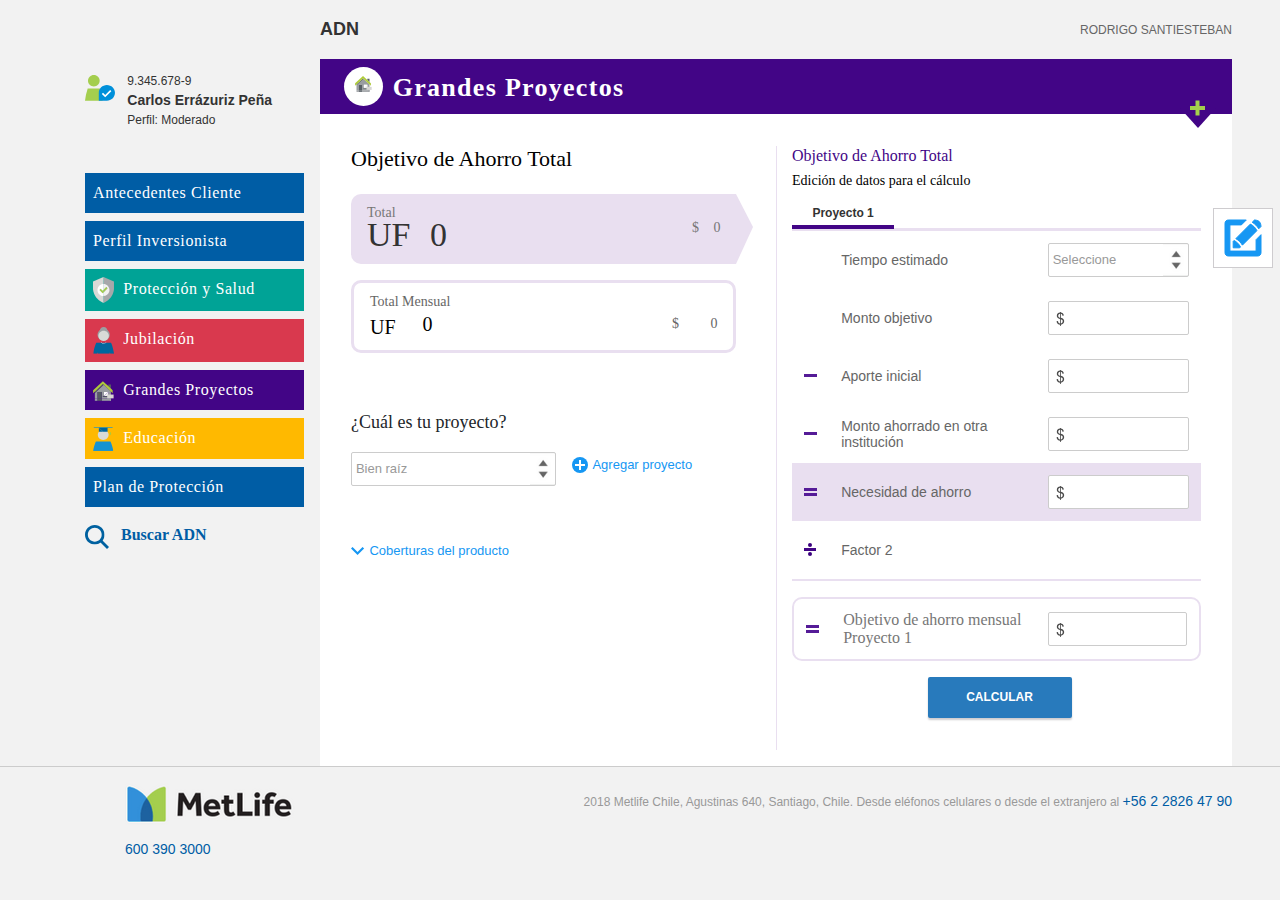
<file: grandes-proyectos.html>
<html lang="en">
  <head>
    <meta charset="UTF-8"/>
    <meta name="viewport" content="width=device-width, initial-scale=1.0"/>
    <meta http-equiv="X-UA-Compatible" content="ie=edge"/>
    <link rel="stylesheet" href="css/styles.css"/>
    <link rel="stylesheet" href="css/libs/bootstrap.min.css"/>
    <link rel="stylesheet" href="css/libs/owl.carousel.css"/>
    <link rel="stylesheet" href="css/libs/owl.theme.default.css"/>
    <link rel="stylesheet" href="css/libs/progress-tracker.css"/>
    <link rel="stylesheet" href="css/libs/tooltips.css"/>
    <link href="https://fonts.googleapis.com/css?family=Source+Code+Pro:300,400,700" rel="stylesheet"/>
    <link rel="apple-touch-icon" sizes="57x57" href="assets/icons/favicon/apple-icon-57x57.png"/>
    <link rel="apple-touch-icon" sizes="60x60" href="assets/icons/favicon/apple-icon-60x60.png"/>
    <link rel="apple-touch-icon" sizes="72x72" href="assets/icons/favicon/apple-icon-72x72.png"/>
    <link rel="apple-touch-icon" sizes="76x76" href="assets/icons/favicon/apple-icon-76x76.png"/>
    <link rel="apple-touch-icon" sizes="114x114" href="assets/icons/favicon/apple-icon-114x114.png"/>
    <link rel="apple-touch-icon" sizes="120x120" href="assets/icons/favicon/apple-icon-120x120.png"/>
    <link rel="apple-touch-icon" sizes="144x144" href="assets/icons/favicon/apple-icon-144x144.png"/>
    <link rel="apple-touch-icon" sizes="152x152" href="assets/icons/favicon/apple-icon-152x152.png"/>
    <link rel="apple-touch-icon" sizes="180x180" href="assets/icons/favicon/apple-icon-180x180.png"/>
    <link rel="icon" type="image/png" sizes="192x192" href="assets/icons/favicon/android-icon-192x192.png"/>
    <link rel="icon" type="image/png" sizes="32x32" href="assets/icons/favicon/favicon-32x32.png"/>
    <link rel="icon" type="image/png" sizes="96x96" href="assets/icons/favicon/favicon-96x96.png"/>
    <link rel="icon" type="image/png" sizes="16x16" href="assets/icons/favicon/favicon-16x16.png"/>
    <link rel="manifest" href="assets/icons/favicon/manifest.json"/>
    <meta name="msapplication-TileColor" content="#ffffff"/>
    <meta name="msapplication-TileImage" content="/ms-icon-144x144.png"/>
    <meta name="theme-color" content="#ffffff"/>
    <title>Metlife ADN</title>
  </head>
  <body>
    <div class="row">
      <div class="hide-lg full-box header-hide"> 
        <header>
          <div class="box-lupa hide-lg"><a href="home.html"><img src="assets/icons/icon-search-black.svg" alt=""/></a></div>
          <div class="box-adn">
            <p>ADN</p>
          </div>
          <div class="box-user">
            <p>RODRIGO  SANTIESTEBAN</p>
          </div>
        </header>
      </div>
      <div class="col-lg-3 col-sm-12 no-padding">
        <div class="sidebar">
          <div class="hide-sm hide-md">
            <div class="profile">
              <div class="profile-img"><img src="assets/icons/icon-usercheck.svg" alt=""/></div>
              <div class="profile-txt">
                <p class="small-txt">9.345.678-9</p>
                <p class="strong">Carlos Errázuriz Peña</p>
                <p class="small-txt">Perfil: Moderado</p>
              </div>
            </div>
          </div>
          <div class="menu-sidebar">
            <ul class="nav nav-tabs nav-tabs--vertical nav-tabs--left" role="navigation">
              <li class="botonera-tab-menu bg-brand nav-item item-disable-mo"> <a href="antecedentes-clientes.html">
                  <p><span class="hide-md hide-sm">Antecedentes </span>Cliente</p></a></li>
              <li class="botonera-tab-menu bg-brand nav-item item-disable-mo"> <a href="perfil-inversionista.html">
                  <p>Perfil<span class="hide-lg hide-md"><br></span> Invers<span class="hide-lg hide-md">.<br></span><span class="hide-md hide-sm">ionista</span></p></a></li>
              <li class="botonera-tab-menu icon-btn bg-green nav-item"><a href="proteccion-salud.html"><img src="assets/icons/icon-saludproteccion.svg" alt=""/>
                  <p class="hide-md hide-sm">Protección y Salud</p></a></li>
              <li class="botonera-tab-menu icon-btn bg-pink nav-item"> <a href="jubilacion.html"><img src="assets/icons/icon-jubilacion.svg" alt=""/>
                  <p class="hide-md hide-sm">Jubilación</p></a></li>
              <li class="botonera-tab-menu icon-btn bg-purple nav-item reduce"> <a class="active" href="grandes-proyectos.html"><img src="assets/icons/icon-grandesproyectos.svg" alt=""/>
                  <p class="hide-md hide-sm">Grandes Proyectos</p></a></li>
              <li class="botonera-tab-menu icon-btn bg-yellow nav-item"> <a href="educacion.html"><img src="assets/icons/icon-educacion.svg" alt=""/>
                  <p class="hide-md hide-sm">Educación</p></a></li>
              <li class="botonera-tab-menu bg-brand nav-item item-disable-mo"> <a href="totales.html">
                  <p>Plan de <span class="hide-sm">Protección</span><span class="hide-md hide-lg">Protecc.</span></p></a></li>
              <li class="botonera-tab-menu nav-item search_button hide-sm hide-md"> <a class="btn-search" href="home.html"><img src="assets/icons/ic_search.svg"/>
                  <p>Buscar ADN</p></a></li>
            </ul>
          </div>
        </div>
      </div>
      <div class="col-lg-9 col-sm-12 no-padding">
        <div class="hide-sm hide-md"> 
          <header>
            <div class="box-lupa hide-lg"><a href="home.html"><img src="assets/icons/icon-search-black.svg" alt=""/></a></div>
            <div class="box-adn">
              <p>ADN</p>
            </div>
            <div class="box-user">
              <p>RODRIGO  SANTIESTEBAN</p>
            </div>
          </header>
        </div>
        <div class="dashboard">
          <div class="dashboard-content">
            <div class="dashboard-tab">
              <div class="dashboard-nav bg-purple dashboard-nav__icon">
                <div class="dash-nav-icon"><img src="assets/icons/icon-grandesproyectos.svg" alt=""/></div>
                <h2 class="middle-v">Grandes Proyectos</h2>
                <div class="dashboard-modal brand-arrow_purple">
                  <button type="button" data-toggle="modal" data-target="#modalTablaProyectos">
                    <svg width="15px" height="16px" viewbox="0 0 15 16" version="1.1" xmlns="http://www.w3.org/2000/svg" xmlns:xlink="http://www.w3.org/1999/xlink">
                      <!-- Generator: Sketch 49.1 (51147) - http://www.bohemiancoding.com/sketch-->
                      <title>ic_+</title>    
                      <desc>Created with Sketch.</desc>    
                      <defs></defs>    
                      <g id="mobile" stroke="none" stroke-width="1" fill="none" fill-rule="evenodd">
                        <g id="006_Dskt" transform="translate(-1180.000000, -560.000000)" fill="#0061A0">
                          <g id="información-comercial" transform="translate(319.000000, 556.000000)">
                            <g id="acordeon-2-close" transform="translate(0.000000, 4.000000)">
                              <g id="ic_+" transform="translate(861.000000, 0.000000)">
                                <rect id="Rectangle-8" x="0" y="6" width="15" height="4"></rect>                        
                                <rect id="Rectangle-8" transform="translate(7.500000, 8.000000) rotate(90.000000) translate(-7.500000, -8.000000) " x="0" y="6" width="15" height="4"></rect>
                              </g>
                            </g>
                          </g>
                        </g>
                      </g>
                    </svg>
                  </button>
                </div>
              </div>
              <div class="dashboard-tab_content">
                <div class="content">
                  <div class="notas-container">
                    <button class="btn-rounded" type="button" data-toggle="modal" data-target="#modalNotas"></button>
                  </div>
                  <!-- Modal-->
                  <div class="modal modal-tabla modal-tabla__notas fade" id="modalNotas" tabindex="-1" role="dialog" aria-labelledby="modalNotasLabel" aria-hidden="true">
                    <div class="modal-dialog modal-lg" role="document">
                      <div class="modal-content">
                        <div class="modal-header"><img class="icon-note" src="assets/icons/ic_notas.svg" alt=""/>
                          <h5 class="modal-title" id="exampleModalLabel">Ingresar Notas</h5>
                          <button class="close" type="button" data-dismiss="modal" aria-label="Close"><span aria-hidden="true">×</span></button>
                        </div>
                        <div class="modal-body">
                          <div class="row">
                            <div class="col-12">
                              <textarea name="" cols="30" rows="10" placeholder="Ingrese texto"></textarea>
                            </div>
                            <div class="col-12">
                              <div class="btn-area">
                                <button class="btn-blue" type="button">GRABAR</button>
                              </div>
                            </div>
                          </div>
                          <div class="row">
                            <div class="container-fluid filtros-notas"><span>Ver todo</span>
                              <div class="checkbox-area">
                                <label class="form-check-label" for="checkDepen1"> 
                                  <input class="form-check-input" type="checkbox" name="cbxDep" id="checkDepen1" checked="checked"/><span class="checkmark"></span>
                                </label>
                              </div><span>|</span><span>Ver por mes</span>
                              <div class="iptselect-area">
                                <select name="">
                                  <option value="1">Julio</option>
                                  <option value="1">opcion1</option>
                                  <option value="1">opcion1</option>
                                  <option value="1">opcion1</option>
                                  <option value="1">opcion1</option>
                                  <option value="1">opcion1</option>
                                  <option value="1">opcion1</option>
                                </select>
                              </div>
                            </div>
                          </div>
                          <div class="row">
                            <div class="container-fluid">
                              <div class="accordion accordion__notas" data-faq="most_common">
                                <div class="border-top accordion-item accordion-item__green">
                                  <div class="accordion__title">
                                    <div class="row">
                                      <div class="col-8 col-sm-11"><span class="brand-1st">Protección y Salud</span></div>
                                      <div class="col-4 col-sm-1 no-padding right"><span class="note-number">Notas 0</span></div>
                                    </div>
                                  </div>
                                  <div class="accordion__content">
                                    <table class="table-notas">
                                      <thead class="hide-sm">
                                        <tr>
                                          <th>Fecha</th>
                                          <th>Nota</th>
                                          <th>Asesor</th>
                                          <th>GA</th>
                                        </tr>
                                      </thead>
                                      <tbody> 
                                        <tr>
                                          <td class="width-mo"><span class="circle-item"> </span><span class="hide-sm">20/07/2017</span><span class="hide-md hide-lg grey-text">20/07/2017</span>
                                            <p class="hide-md hide-lg">Va a tener un hijo en 6 meses</p>
                                            <p class="hide-md hide-lg grey-text">Rodrigo Santiesteban</p>
                                            <p class="hide-md hide-lg grey-text">Felipe Godoy</p>
                                          </td>
                                          <td class="hide-sm">Va a tener un hijo en 6 meses y se quiere comprar un auto</td>
                                          <td class="hide-sm">Asesor: Rodrigo Santiesteban</td>
                                          <td class="hide-sm">GA: Felipe Godoy</td>
                                          <td><img src="assets/icons/icon-trash.svg" alt=""/></td>
                                        </tr>
                                        <tr>
                                          <td class="width-mo"><span class="circle-item"> </span><span class="hide-sm">20/07/2017</span><span class="hide-md hide-lg grey-text">20/07/2017</span>
                                            <p class="hide-md hide-lg">Va a tener un hijo en 6 meses</p>
                                            <p class="hide-md hide-lg grey-text">Rodrigo Santiesteban</p>
                                            <p class="hide-md hide-lg grey-text">Felipe Godoy</p>
                                          </td>
                                          <td class="hide-sm">Va a tener un hijo en 6 meses</td>
                                          <td class="hide-sm">Asesor: Rodrigo Santiesteban</td>
                                          <td class="hide-sm">GA: Felipe Godoy</td>
                                          <td><img src="assets/icons/icon-trash.svg" alt=""/></td>
                                        </tr>
                                      </tbody>
                                    </table>
                                  </div>
                                </div>
                                <div class="border-top accordion-item accordion-item__yellow">
                                  <div class="accordion__title">
                                    <div class="row">
                                      <div class="col-8 col-sm-11"><span class="progres brand-1st">Educación</span></div>
                                      <div class="col-4 col-sm-1 no-padding right"><span class="note-number">Notas 2</span></div>
                                    </div>
                                  </div>
                                  <div class="accordion__content">
                                    <table class="table-notas">
                                      <thead class="hide-sm">
                                        <tr>
                                          <th>Fecha</th>
                                          <th>Nota</th>
                                          <th>Asesor</th>
                                          <th>GA</th>
                                        </tr>
                                      </thead>
                                      <tbody> 
                                        <tr>
                                          <td class="width-mo"><span class="circle-item"> </span><span class="hide-sm">20/07/2017</span><span class="hide-md hide-lg grey-text">20/07/2017</span>
                                            <p class="hide-md hide-lg">Va a tener un hijo en 6 meses</p>
                                            <p class="hide-md hide-lg grey-text">Rodrigo Santiesteban</p>
                                            <p class="hide-md hide-lg grey-text">Felipe Godoy</p>
                                          </td>
                                          <td class="hide-sm">Va a tener un hijo en 6 meses</td>
                                          <td class="hide-sm">Asesor: Rodrigo Santiesteban</td>
                                          <td class="hide-sm">GA: Felipe Godoy</td>
                                          <td><img src="assets/icons/icon-trash.svg" alt=""/></td>
                                        </tr>
                                        <tr>
                                          <td class="width-mo"><span class="circle-item"> </span><span class="hide-sm">20/07/2017</span><span class="hide-md hide-lg grey-text">20/07/2017</span>
                                            <p class="hide-md hide-lg">Va a tener un hijo en 6 meses</p>
                                            <p class="hide-md hide-lg grey-text">Rodrigo Santiesteban</p>
                                            <p class="hide-md hide-lg grey-text">Felipe Godoy</p>
                                          </td>
                                          <td class="hide-sm">Va a tener un hijo en 6 meses</td>
                                          <td class="hide-sm">Asesor: Rodrigo Santiesteban</td>
                                          <td class="hide-sm">GA: Felipe Godoy</td>
                                          <td><img src="assets/icons/icon-trash.svg" alt=""/></td>
                                        </tr>
                                      </tbody>
                                    </table>
                                  </div>
                                </div>
                                <div class="border-top accordion-item accordion-item__purple">
                                  <div class="accordion__title">
                                    <div class="row">
                                      <div class="col-8 col-sm-11"><span class="progres brand-1st">Grandes Proyectos</span></div>
                                      <div class="col-4 col-sm-1 no-padding right"><span class="note-number">Notas 2</span></div>
                                    </div>
                                  </div>
                                  <div class="accordion__content">
                                    <table class="table-notas">
                                      <thead class="hide-sm">
                                        <tr>
                                          <th>Fecha</th>
                                          <th>Nota</th>
                                          <th>Asesor</th>
                                          <th>GA</th>
                                        </tr>
                                      </thead>
                                      <tbody> 
                                        <tr>
                                          <td class="width-mo"><span class="circle-item"> </span><span class="hide-sm">20/07/2017</span><span class="hide-md hide-lg grey-text">20/07/2017</span>
                                            <p class="hide-md hide-lg">Va a tener un hijo en 6 meses</p>
                                            <p class="hide-md hide-lg grey-text">Rodrigo Santiesteban</p>
                                            <p class="hide-md hide-lg grey-text">Felipe Godoy</p>
                                          </td>
                                          <td class="hide-sm">Va a tener un hijo en 6 meses</td>
                                          <td class="hide-sm">Asesor: Rodrigo Santiesteban</td>
                                          <td class="hide-sm">GA: Felipe Godoy</td>
                                          <td><img src="assets/icons/icon-trash.svg" alt=""/></td>
                                        </tr>
                                        <tr>
                                          <td class="width-mo"><span class="circle-item"> </span><span class="hide-sm">20/07/2017</span><span class="hide-md hide-lg grey-text">20/07/2017</span>
                                            <p class="hide-md hide-lg">Va a tener un hijo en 6 meses</p>
                                            <p class="hide-md hide-lg grey-text">Rodrigo Santiesteban</p>
                                            <p class="hide-md hide-lg grey-text">Felipe Godoy</p>
                                          </td>
                                          <td class="hide-sm">Va a tener un hijo en 6 meses</td>
                                          <td class="hide-sm">Asesor: Rodrigo Santiesteban</td>
                                          <td class="hide-sm">GA: Felipe Godoy</td>
                                          <td><img src="assets/icons/icon-trash.svg" alt=""/></td>
                                        </tr>
                                      </tbody>
                                    </table>
                                  </div>
                                </div>
                                <div class="border-top accordion-item accordion-item__red">
                                  <div class="accordion__title">
                                    <div class="row">
                                      <div class="col-8 col-sm-11"><span class="progres brand-1st">Jubilación</span></div>
                                      <div class="col-4 col-sm-1 no-padding right"><span class="note-number">Notas 0</span></div>
                                    </div>
                                  </div>
                                  <div class="accordion__content">
                                    <table class="table-notas">
                                      <thead class="hide-sm">
                                        <tr>
                                          <th>Fecha</th>
                                          <th>Nota</th>
                                          <th>Asesor</th>
                                          <th>GA</th>
                                        </tr>
                                      </thead>
                                      <tbody> 
                                        <tr>
                                          <td class="width-mo"><span class="circle-item"> </span><span class="hide-sm">20/07/2017</span><span class="hide-md hide-lg grey-text">20/07/2017</span>
                                            <p class="hide-md hide-lg">Va a tener un hijo en 6 meses</p>
                                            <p class="hide-md hide-lg grey-text">Rodrigo Santiesteban</p>
                                            <p class="hide-md hide-lg grey-text">Felipe Godoy</p>
                                          </td>
                                          <td class="hide-sm">Va a tener un hijo en 6 meses</td>
                                          <td class="hide-sm">Asesor: Rodrigo Santiesteban</td>
                                          <td class="hide-sm">GA: Felipe Godoy</td>
                                          <td><img src="assets/icons/icon-trash.svg" alt=""/></td>
                                        </tr>
                                        <tr>
                                          <td class="width-mo"><span class="circle-item"> </span><span class="hide-sm">20/07/2017</span><span class="hide-md hide-lg grey-text">20/07/2017</span>
                                            <p class="hide-md hide-lg">Va a tener un hijo en 6 meses</p>
                                            <p class="hide-md hide-lg grey-text">Rodrigo Santiesteban</p>
                                            <p class="hide-md hide-lg grey-text">Felipe Godoy</p>
                                          </td>
                                          <td class="hide-sm">Va a tener un hijo en 6 meses</td>
                                          <td class="hide-sm">Asesor: Rodrigo Santiesteban</td>
                                          <td class="hide-sm">GA: Felipe Godoy</td>
                                          <td><img src="assets/icons/icon-trash.svg" alt=""/></td>
                                        </tr>
                                      </tbody>
                                    </table>
                                  </div>
                                </div>
                              </div>
                            </div>
                          </div>
                        </div>
                      </div>
                    </div>
                  </div>
                  <div class="row">
                    <div class="col-lg-6 col-md-6 no-padding-mo proyect">
                      <h2 class="dashboard-title">Objetivo de Ahorro Total </h2><a class="tooltips" href="#" data-tooltip="I’m the tooltip text"> <img src="assets/icons/icon-tooltip.svg" alt=""/></a>
                      <div class="box-result box-result__purple-theme">
                        <div class="box-value">
                          <p class="label">Total</p>
                          <p class="valueNumber"><span class="value">UF</span> 0</p>
                        </div>
                        <div class="box-uf">
                          <p class="ufNumber"><span class="uf">$</span> 0</p>
                        </div>
                      </div>
                      <div class="box-result-details box-result-details__purple-theme">
                        <div class="box-objetivos">
                          <p class="txt-label">Total Mensual</p>
                          <p class="value">UF <span class="uf">0</span></p>
                          <div class="box-dependientes hide-lg hide-md">
                            <p class="txt-label">Cantidad Grandes Proyectos</p>
                            <p class="value">0</p>
                          </div>
                        </div>
                        <div class="box-proyectos">
                          <p class="txt-label"><span class="peso">$</span> 0</p>
                        </div>
                      </div><br/><br/>
                      <h2 class="titulo-medium">¿Cuál es tu proyecto? <a class="tooltips" href="#" data-tooltip="I’m the tooltip text"> <img src="assets/icons/icon-tooltip.svg" alt=""/></a></h2>
                      <div class="box-repeat-item">
                        <div class="row">
                          <div class="col-6 no-padding">
                            <div class="iptselect-area item-proyecto">
                              <select name="">
                                <option value="Bien raíz">Bien raíz</option>
                                <option value="Vehículo">Vehículo</option>
                                <option value="Vivienda">Vivienda</option>
                              </select>
                            </div>
                          </div>
                          <div class="col-6 no-padding">
                            <div class="link-area"><a href="grandes-proyectos1.html"><img src="assets/icons/icon-add.svg" alt=""/>
                                <p>Agregar proyecto</p></a></div>
                          </div>
                        </div>
                      </div><br/><br class="hide-sm"/>
                      <div class="tabla-desgloce tabla-desgloce__theme-purple hide">
                        <h2 class="titulo-bajada hide-sm">Desglose ahorros por proyecto</h2>
                        <table class="table-resume">
                          <thead>
                            <tr>
                              <th scope="col"> </th>
                              <th scope="col">Total</th>
                              <th scope="col">Mensual</th>
                            </tr>
                          </thead>
                          <tbody>
                            <tr>
                              <td scope="row"> 
                                <div class="checkbox-area">
                                  <label class="form-check-label" for="checkDepen0"> 
                                    <input class="form-check-input input-number addDot" type="checkbox" name="cbxDep" id="checkDepen0" checked="checked"/><span class="checkmark"></span><span class="txt">Proyecto 1 <br>Bien Raíz</span>
                                  </label>
                                </div>
                              </td>
                              <td> 
                                <p class="black">UF 1.500</p>
                                <p>$ 90.183.227</p>
                              </td>
                              <td>
                                <p class="black">UF 35</p>
                                <p>$ 183.227</p>
                              </td>
                            </tr>
                          </tbody>
                        </table>
                      </div><br class="hide-sm hide"/><br class="hide"/>
                      <div class="link-area link-cobertura hide-sm"><a class="link" href="javascript:void(0)"><img class="icon-mas" src="assets/icons/icon-arrow-bottom.svg"/><img class="icon-menos hide" src="assets/icons/icon-arrow-top.svg"/>
                          <p>Coberturas del producto </p></a></div>
                      <div class="cobertura-box hide hide-sm">
                        <p><span class="strong-txt">A.</span> MetLife Seguro de Vida y Ahorro Premium</p>
                        <p><span class="strong-txt">B.</span> MetLife Seguro de Vida y Ahorro Executive</p>
                        <p><span class="strong-txt">C.</span> MetLife Seguro de Vida y Ahorro Classic   </p>
                        <div class="infograma">
                          <div class="obligatoria"><img src="assets/icons/icon-coberturaobligatoria.svg" alt=""/>
                            <p>Cobertura obligatoria</p>
                          </div>
                          <div class="adicional"><img src="assets/icons/icon-coberturadicional.svg" alt=""/>
                            <p>Cobertura adicional</p>
                          </div>
                        </div>
                        <table class="table tabla-productos tabla-productos__purple">
                          <thead>
                            <tr>
                              <th scope="col">Productos</th>
                              <th scope="col">A</th>
                              <th scope="col">B</th>
                              <th scope="col">C</th>
                            </tr>
                          </thead>
                          <tbody>
                            <tr>
                              <th scope="row">Fallecimiento</th>
                              <td><img src="assets/icons/icon-coberturaobligatoria.svg" alt=""/></td>
                              <td><img src="assets/icons/icon-coberturaobligatoria.svg" alt=""/></td>
                              <td> <img src="assets/icons/icon-coberturaobligatoria.svg" alt=""/></td>
                            </tr>
                            <tr>
                              <th scope="row">PACI 2/3</th>
                              <td></td>
                              <td><img src="assets/icons/icon-coberturadicional.svg" alt=""/></td>
                              <td><img src="assets/icons/icon-coberturadicional.svg" alt=""/></td>
                            </tr>
                            <tr>
                              <th scope="row">Muerte accidental</th>
                              <td><img src="assets/icons/icon-coberturadicional.svg" alt=""/></td>
                              <td><img src="assets/icons/icon-coberturadicional.svg" alt=""/></td>
                              <td><img src="assets/icons/icon-coberturadicional.svg" alt=""/></td>
                            </tr>
                            <tr>
                              <th scope="row">Invalidez accidental </th>
                              <td></td>
                              <td><img src="assets/icons/icon-coberturadicional.svg" alt=""/></td>
                              <td><img src="assets/icons/icon-coberturadicional.svg" alt=""/></td>
                            </tr>
                            <tr>
                              <th scope="row">Temporal 20 </th>
                              <td></td>
                              <td><img src="assets/icons/icon-coberturadicional.svg" alt=""/></td>
                              <td><img src="assets/icons/icon-coberturadicional.svg" alt=""/></td>
                            </tr>
                            <tr>
                              <th scope="row">Temporal 20 cónyuge o conviviente civil</th>
                              <td></td>
                              <td><img src="assets/icons/icon-coberturadicional.svg" alt=""/></td>
                              <td><img src="assets/icons/icon-coberturadicional.svg" alt=""/></td>
                            </tr>
                            <tr>
                              <th scope="row">Temporal 65</th>
                              <td></td>
                              <td><img src="assets/icons/icon-coberturadicional.svg" alt=""/></td>
                              <td><img src="assets/icons/icon-coberturadicional.svg" alt=""/></td>
                            </tr>
                            <tr>
                              <th scope="row">Temporal 65 cónyuge o conviviente civil</th>
                              <td></td>
                              <td><img src="assets/icons/icon-coberturadicional.svg" alt=""/></td>
                              <td><img src="assets/icons/icon-coberturadicional.svg" alt=""/></td>
                            </tr>
                            <tr>
                              <th scope="row">Familia protegida</th>
                              <td><img src="assets/icons/icon-coberturadicional.svg" alt=""/></td>
                              <td><img src="assets/icons/icon-coberturadicional.svg" alt=""/></td>
                              <td><img src="assets/icons/icon-coberturadicional.svg" alt=""/></td>
                            </tr>
                          </tbody>
                        </table>
                      </div>
                    </div>
                    <div class="col-lg-6 col-md-6 no-padding-mo dash-line-column dash-line-column__purple hide-sm"> 
                      <div class="tab-tablas purple-theme hide-sm" id="tablaProyecto">
                        <h3 class="tab-tablas-title hide-sm">Objetivo de Ahorro Total</h3>
                        <h4 class="tab-tablas-title_subtitle hide-sm">Edición de datos para el cálculo</h4>
                        <ul class="nav nav-tabs tabs-proyectos" role="navigation">
                          <li class="tab-tablas_item nav-item"><a class="active" href="#dep1" data-toggle="tab" role="tab" aria-controls="dep1">
                              <p>Proyecto 1</p></a></li>
                        </ul>
                        <div class="tab-tablas_content">
                          <div class="tab-content tab-pane fade show active" id="dep1" role="tabpanel">
                            <div class="new-item hide"><img src="assets/icons/icon-bienraiz.svg" alt=""/>
                              <p>Bien Raíz</p>
                            </div>
                            <table class="table tabla-calculo">
                              <tbody>
                                <tr>
                                  <th scope="row" width="5%"> </th>
                                  <td class="table-col_left">Tiempo estimado</td>
                                  <td class="table-col_right"> 
                                    <div class="iptselect-area">
                                      <select name="">
                                        <option value="1">Seleccione</option>
                                        <option value="1">opcion1</option>
                                        <option value="1">opcion1</option>
                                        <option value="1">opcion1</option>
                                        <option value="1">opcion1</option>
                                        <option value="1">opcion1</option>
                                        <option value="1">opcion1</option>
                                      </select>
                                    </div>
                                  </td>
                                </tr>
                                <tr>
                                  <th scope="row" width="5%"> </th>
                                  <td class="table-col_left">Monto objetivo</td>
                                  <td class="table-col_right">
                                    <div class="iptnum-area"><img src="assets/icons/icon-pesos.svg" alt=""/>
                                      <input class="input-number addDot" type="text"/>
                                    </div>
                                  </td>
                                </tr>
                                <tr>
                                  <th scope="row" width="5%"> <img src="assets/icons/icon-less-violet.svg" alt=""/></th>
                                  <td class="table-col_left">Aporte inicial</td>
                                  <td class="table-col_right">
                                    <div class="iptnum-area"><img src="assets/icons/icon-pesos.svg" alt=""/>
                                      <input class="input-number addDot" type="text"/>
                                    </div>
                                  </td>
                                </tr>
                                <tr>
                                  <th scope="row" width="5%"><img src="assets/icons/icon-less-violet.svg" alt=""/></th>
                                  <td class="table-col_left">Monto ahorrado en otra institución</td>
                                  <td class="table-col_right">
                                    <div class="iptnum-area"><img src="assets/icons/icon-pesos.svg" alt=""/>
                                      <input class="input-number addDot" type="text"/>
                                    </div>
                                  </td>
                                </tr>
                                <tr class="color-row-only">
                                  <th scope="row" width="5%"><img src="assets/icons/icon-same-violet.svg" alt=""/></th>
                                  <td class="table-col_left">Necesidad de ahorro</td>
                                  <td class="table-col_right">   
                                    <div class="iptnum-area"><img src="assets/icons/icon-pesos.svg" alt=""/>
                                      <input class="input-number addDot" type="text"/>
                                    </div>
                                  </td>
                                </tr>
                                <tr>
                                  <th scope="row" width="5%"><img src="assets/icons/icon-divide-violet.svg" alt=""/></th>
                                  <td class="table-col_left">Factor 2</td>
                                  <td class="table-col_right">
                                    <div class="iptnum-area">
                                      <input class="input-number addDot" type="text" disabled="disabled"/>
                                    </div>
                                  </td>
                                </tr>
                              </tbody>
                            </table>
                            <table class="table tabla-calculo_total">
                              <tbody>
                                <tr>
                                  <th scope="row" width="5%"> <img src="assets/icons/icon-same-violet.svg" alt=""/></th>
                                  <td width="50%">Objetivo de ahorro mensual Proyecto 1</td>
                                  <td width="40%">
                                    <div class="iptnum-area"><img src="assets/icons/icon-pesos.svg" alt=""/>
                                      <input class="input-number addDot" type="text" value=""/>
                                    </div>
                                  </td>
                                </tr>
                              </tbody>
                            </table>
                          </div>
                        </div>
                      </div>
                      <div class="btn-area hide-sm"><a class="btn-blue" href="javascript:void(0)">CALCULAR</a></div>
                    </div><br/>
                    <div class="link-area link-cobertura hide-lg hide-md"><a class="link" href="javascript:void(0)"><img class="icon-mas" src="assets/icons/icon-arrow-bottom.svg"/><img class="icon-menos hide" src="assets/icons/icon-arrow-top.svg"/>
                        <p>Coberturas del producto </p></a></div>
                    <div class="cobertura-box hide hide-lg hide-md">
                      <p><span class="strong-txt">A.</span> MetLife Seguro de Vida y Ahorro Premium</p>
                      <p><span class="strong-txt">B.</span> MetLife Seguro de Vida y Ahorro Executive</p>
                      <p><span class="strong-txt">C.</span> MetLife Seguro de Vida y Ahorro Classic </p>
                      <div class="infograma">
                        <div class="obligatoria"><img src="assets/icons/icon-coberturaobligatoria.svg" alt=""/>
                          <p>Cobertura obligatoria</p>
                        </div>
                        <div class="adicional"><img src="assets/icons/icon-coberturadicional.svg" alt=""/>
                          <p>Cobertura adicional</p>
                        </div>
                      </div>
                      <table class="table tabla-productos tabla-productos__purple">
                        <thead>
                          <tr>
                            <th scope="col">Productos</th>
                            <th scope="col">A</th>
                            <th scope="col">B</th>
                            <th scope="col">C</th>
                          </tr>
                        </thead>
                        <tbody>
                          <tr>
                            <th scope="row">Fallecimiento</th>
                            <td class="center"><img src="assets/icons/icon-coberturaobligatoria.svg" alt=""/></td>
                            <td class="center"><img src="assets/icons/icon-coberturaobligatoria.svg" alt=""/></td>
                            <td class="center"> <img src="assets/icons/icon-coberturaobligatoria.svg" alt=""/></td>
                          </tr>
                          <tr>
                            <th scope="row">PACI 2/3</th>
                            <td class="center"></td>
                            <td class="center"><img src="assets/icons/icon-coberturadicional.svg" alt=""/></td>
                            <td class="center"><img src="assets/icons/icon-coberturadicional.svg" alt=""/></td>
                          </tr>
                          <tr>
                            <th scope="row">Muerte accidental</th>
                            <td class="center"><img src="assets/icons/icon-coberturadicional.svg" alt=""/></td>
                            <td class="center"><img src="assets/icons/icon-coberturadicional.svg" alt=""/></td>
                            <td class="center"><img src="assets/icons/icon-coberturadicional.svg" alt=""/></td>
                          </tr>
                          <tr>
                            <th scope="row">Invalidez accidental </th>
                            <td class="center"></td>
                            <td class="center"><img src="assets/icons/icon-coberturadicional.svg" alt=""/></td>
                            <td class="center"><img src="assets/icons/icon-coberturadicional.svg" alt=""/></td>
                          </tr>
                          <tr>
                            <th scope="row">temporal 20 </th>
                            <td class="center"></td>
                            <td class="center"><img src="assets/icons/icon-coberturadicional.svg" alt=""/></td>
                            <td class="center"><img src="assets/icons/icon-coberturadicional.svg" alt=""/></td>
                          </tr>
                          <tr>
                            <th scope="row">temporal 20 cónyuge o conviviente civil</th>
                            <td class="center"></td>
                            <td class="center"><img src="assets/icons/icon-coberturadicional.svg" alt=""/></td>
                            <td class="center"><img src="assets/icons/icon-coberturadicional.svg" alt=""/></td>
                          </tr>
                          <tr>
                            <th scope="row">temporal 65</th>
                            <td class="center"></td>
                            <td class="center"><img src="assets/icons/icon-coberturadicional.svg" alt=""/></td>
                            <td class="center"><img src="assets/icons/icon-coberturadicional.svg" alt=""/></td>
                          </tr>
                          <tr>
                            <th scope="row">temporal 65 cónyuge o conviviente civil</th>
                            <td class="center"></td>
                            <td class="center"><img src="assets/icons/icon-coberturadicional.svg" alt=""/></td>
                            <td class="center"><img src="assets/icons/icon-coberturadicional.svg" alt=""/></td>
                          </tr>
                          <tr>
                            <th scope="row">Familia protegida</th>
                            <td class="center"><img src="assets/icons/icon-coberturadicional.svg" alt=""/></td>
                            <td class="center"><img src="assets/icons/icon-coberturadicional.svg" alt=""/></td>
                            <td class="center"><img src="assets/icons/icon-coberturadicional.svg" alt=""/></td>
                          </tr>
                        </tbody>
                      </table>
                    </div>
                  </div>
                </div>
              </div>
            </div>
          </div>
        </div>
      </div>
    </div>
    <div class="modal-tabla modal-tabla__purple modal fade" id="modalTablaProyectos" tabindex="-1" role="dialog" aria-labelledby="modalTablasLabel" aria-hidden="true">
      <div class="modal-dialog modal-lg" role="document">
        <div class="modal-content">
          <div class="modal-header">
            <h5 class="modal-title" id="exampleModalLabel">Título Modal</h5>
            <button class="close" type="button" data-dismiss="modal" aria-label="Close"><span aria-hidden="true">×</span></button>
          </div>
          <div class="modal-body"><img class="img-fluid img_big" src="assets/imgs/example.png" alt=""/></div>
          <div class="modal-footer">
            <div class="btn-area">
              <button class="btn-blue" type="button" data-dismiss="modal">Cerrar</button>
            </div>
            <p class="txt-legal">FUENTE: clinicasantamaria.cl  |  alemana.cl  |  clinicalascondes.cl</p>
          </div>
        </div>
      </div>
    </div>
    <footer>
      <div class="wrap-container footer-brand hide-md hide-lg">
        <div class="footer-img">
          <div class="row">
            <div class="col-9"><img src="assets/imgs/logo-footer.png" alt=""/></div>
            <div class="col-3"></div>
          </div>
        </div>
        <div class="footer-number-mo">
          <p>600 390 3000</p>
        </div>
        <div class="footer-legal">
          <p>2018 Metlife Chile, Agustinas 640, Santiago, Chile. </p>
          <p>Desde teléfonos celulares o desde el extranjero al </p>
          <p><span>+56 2 2826 47 90</span></p>
        </div>
      </div>
      <div class="wrap-container footer-brand hide-sm">
        <div class="footer-logo"><img src="assets/imgs/logo-footer.png" alt=""/>
          <p>2018 Metlife Chile, Agustinas 640, Santiago, Chile. Desde eléfonos celulares o desde el extranjero al <span>+56 2 2826 47 90</span></p>
        </div>
        <div class="footer-number">
          <p>600 390 3000</p>
        </div>
      </div>
    </footer>
    <script src="js/libs/jquery-3.3.1.min.js"></script>
    <script src="js/libs/jquery-ui.js"></script>
    <script src="js/libs/bootstrap.min.js"></script>
    <script src="js/libs/owl.carousel.js"></script>
    <script src="js/libs/datepicker-es.js"></script>
    <script src="js/libs/progress_tracker.js"></script>
    <script src="js/libs/step-form-wizard.js"></script>
    <script src="js/libs/acordeon.js"></script>
    <script src="js/funciones-proyectos.js"></script>
    <script src="js/funciones.js"></script>
  </body>
</html>
</file>
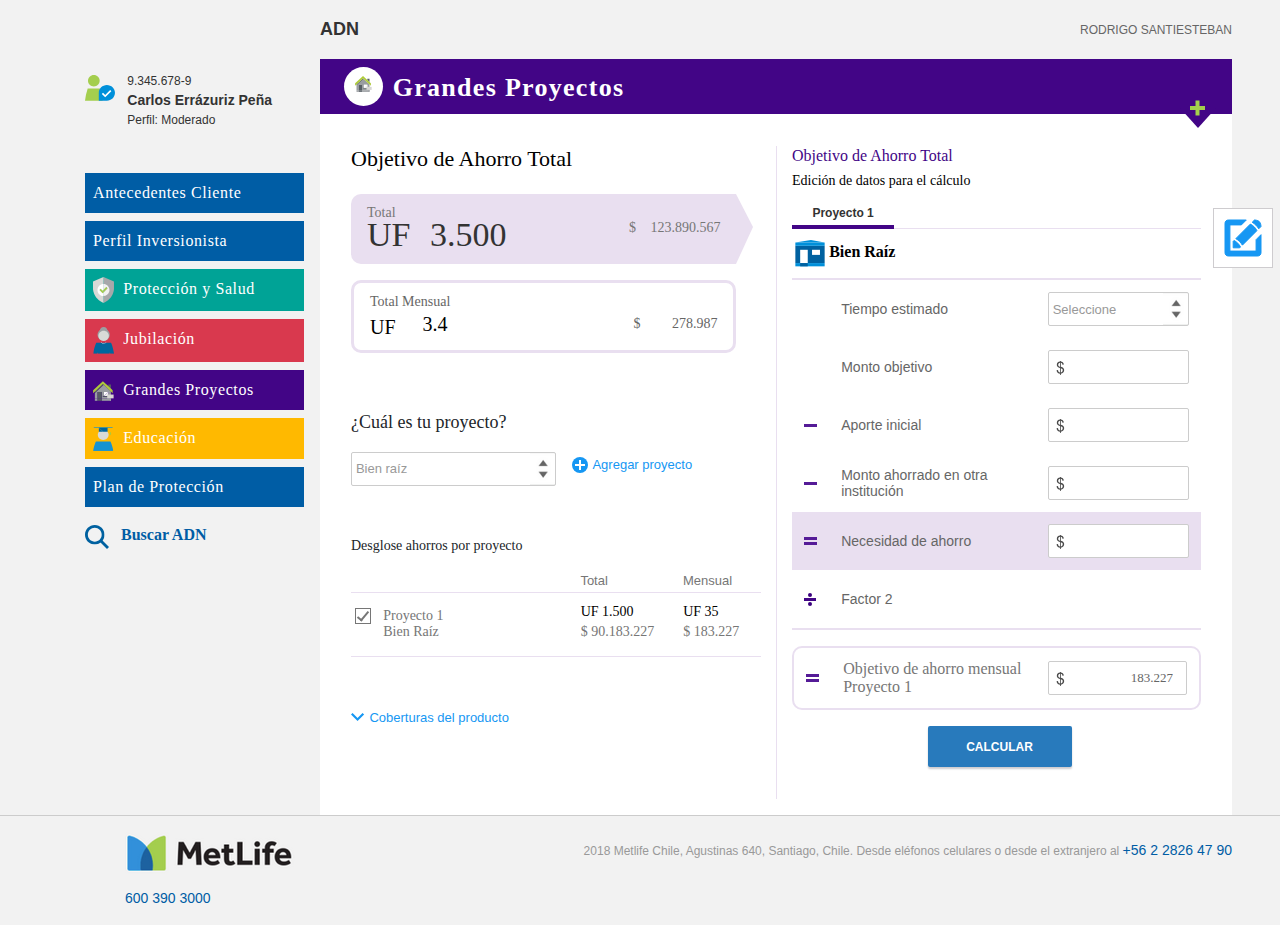
<file: grandes-proyectos1.html>
<html lang="en">
  <head>
    <meta charset="UTF-8"/>
    <meta name="viewport" content="width=device-width, initial-scale=1.0"/>
    <meta http-equiv="X-UA-Compatible" content="ie=edge"/>
    <link rel="stylesheet" href="css/styles.css"/>
    <link rel="stylesheet" href="css/libs/bootstrap.min.css"/>
    <link rel="stylesheet" href="css/libs/owl.carousel.css"/>
    <link rel="stylesheet" href="css/libs/owl.theme.default.css"/>
    <link rel="stylesheet" href="css/libs/progress-tracker.css"/>
    <link rel="stylesheet" href="css/libs/tooltips.css"/>
    <link href="https://fonts.googleapis.com/css?family=Source+Code+Pro:300,400,700" rel="stylesheet"/>
    <link rel="apple-touch-icon" sizes="57x57" href="assets/icons/favicon/apple-icon-57x57.png"/>
    <link rel="apple-touch-icon" sizes="60x60" href="assets/icons/favicon/apple-icon-60x60.png"/>
    <link rel="apple-touch-icon" sizes="72x72" href="assets/icons/favicon/apple-icon-72x72.png"/>
    <link rel="apple-touch-icon" sizes="76x76" href="assets/icons/favicon/apple-icon-76x76.png"/>
    <link rel="apple-touch-icon" sizes="114x114" href="assets/icons/favicon/apple-icon-114x114.png"/>
    <link rel="apple-touch-icon" sizes="120x120" href="assets/icons/favicon/apple-icon-120x120.png"/>
    <link rel="apple-touch-icon" sizes="144x144" href="assets/icons/favicon/apple-icon-144x144.png"/>
    <link rel="apple-touch-icon" sizes="152x152" href="assets/icons/favicon/apple-icon-152x152.png"/>
    <link rel="apple-touch-icon" sizes="180x180" href="assets/icons/favicon/apple-icon-180x180.png"/>
    <link rel="icon" type="image/png" sizes="192x192" href="assets/icons/favicon/android-icon-192x192.png"/>
    <link rel="icon" type="image/png" sizes="32x32" href="assets/icons/favicon/favicon-32x32.png"/>
    <link rel="icon" type="image/png" sizes="96x96" href="assets/icons/favicon/favicon-96x96.png"/>
    <link rel="icon" type="image/png" sizes="16x16" href="assets/icons/favicon/favicon-16x16.png"/>
    <link rel="manifest" href="assets/icons/favicon/manifest.json"/>
    <meta name="msapplication-TileColor" content="#ffffff"/>
    <meta name="msapplication-TileImage" content="/ms-icon-144x144.png"/>
    <meta name="theme-color" content="#ffffff"/>
    <title>Metlife ADN</title>
  </head>
  <body>
    <div class="row">
      <div class="hide-lg full-box header-hide"> 
        <header>
          <div class="box-lupa hide-lg"><a href="home.html"><img src="assets/icons/icon-search-black.svg" alt=""/></a></div>
          <div class="box-adn">
            <p>ADN</p>
          </div>
          <div class="box-user">
            <p>RODRIGO  SANTIESTEBAN</p>
          </div>
        </header>
      </div>
      <div class="col-lg-3 col-sm-12 no-padding">
        <div class="sidebar">
          <div class="hide-sm hide-md">
            <div class="profile">
              <div class="profile-img"><img src="assets/icons/icon-usercheck.svg" alt=""/></div>
              <div class="profile-txt">
                <p class="small-txt">9.345.678-9</p>
                <p class="strong">Carlos Errázuriz Peña</p>
                <p class="small-txt">Perfil: Moderado</p>
              </div>
            </div>
          </div>
          <div class="menu-sidebar">
            <ul class="nav nav-tabs nav-tabs--vertical nav-tabs--left" role="navigation">
              <li class="botonera-tab-menu bg-brand nav-item item-disable-mo"> <a href="antecedentes-clientes.html">
                  <p><span class="hide-md hide-sm">Antecedentes </span>Cliente</p></a></li>
              <li class="botonera-tab-menu bg-brand nav-item item-disable-mo"> <a href="perfil-inversionista.html">
                  <p>Perfil<span class="hide-lg hide-md"><br></span> Invers<span class="hide-lg hide-md">.<br></span><span class="hide-md hide-sm">ionista</span></p></a></li>
              <li class="botonera-tab-menu icon-btn bg-green nav-item"><a href="proteccion-salud.html"><img src="assets/icons/icon-saludproteccion.svg" alt=""/>
                  <p class="hide-md hide-sm">Protección y Salud</p></a></li>
              <li class="botonera-tab-menu icon-btn bg-pink nav-item"> <a href="jubilacion.html"><img src="assets/icons/icon-jubilacion.svg" alt=""/>
                  <p class="hide-md hide-sm">Jubilación</p></a></li>
              <li class="botonera-tab-menu icon-btn bg-purple nav-item reduce"> <a class="active" href="grandes-proyectos.html"><img src="assets/icons/icon-grandesproyectos.svg" alt=""/>
                  <p class="hide-md hide-sm">Grandes Proyectos</p></a></li>
              <li class="botonera-tab-menu icon-btn bg-yellow nav-item"> <a href="educacion.html"><img src="assets/icons/icon-educacion.svg" alt=""/>
                  <p class="hide-md hide-sm">Educación</p></a></li>
              <li class="botonera-tab-menu bg-brand nav-item item-disable-mo"> <a href="totales.html">
                  <p>Plan de <span class="hide-sm">Protección</span><span class="hide-md hide-lg">Protecc.</span></p></a></li>
              <li class="botonera-tab-menu nav-item search_button hide-sm hide-md"> <a class="btn-search" href="home.html"><img src="assets/icons/ic_search.svg"/>
                  <p>Buscar ADN</p></a></li>
            </ul>
          </div>
        </div>
      </div>
      <div class="col-lg-9 col-sm-12 no-padding">
        <div class="hide-sm hide-md"> 
          <header>
            <div class="box-lupa hide-lg"><a href="home.html"><img src="assets/icons/icon-search-black.svg" alt=""/></a></div>
            <div class="box-adn">
              <p>ADN</p>
            </div>
            <div class="box-user">
              <p>RODRIGO  SANTIESTEBAN</p>
            </div>
          </header>
        </div>
        <div class="dashboard">
          <div class="dashboard-content">
            <div class="dashboard-tab">
              <div class="dashboard-nav bg-purple dashboard-nav__icon">
                <div class="dash-nav-icon"><img src="assets/icons/icon-grandesproyectos.svg" alt=""/></div>
                <h2 class="middle-v">Grandes Proyectos</h2>
                <div class="dashboard-modal brand-arrow_purple">
                  <button type="button" data-toggle="modal" data-target="#modalTablaProyectos">
                    <svg width="15px" height="16px" viewbox="0 0 15 16" version="1.1" xmlns="http://www.w3.org/2000/svg" xmlns:xlink="http://www.w3.org/1999/xlink">
                      <!-- Generator: Sketch 49.1 (51147) - http://www.bohemiancoding.com/sketch-->
                      <title>ic_+</title>    
                      <desc>Created with Sketch.</desc>    
                      <defs></defs>    
                      <g id="mobile" stroke="none" stroke-width="1" fill="none" fill-rule="evenodd">
                        <g id="006_Dskt" transform="translate(-1180.000000, -560.000000)" fill="#0061A0">
                          <g id="información-comercial" transform="translate(319.000000, 556.000000)">
                            <g id="acordeon-2-close" transform="translate(0.000000, 4.000000)">
                              <g id="ic_+" transform="translate(861.000000, 0.000000)">
                                <rect id="Rectangle-8" x="0" y="6" width="15" height="4"></rect>                        
                                <rect id="Rectangle-8" transform="translate(7.500000, 8.000000) rotate(90.000000) translate(-7.500000, -8.000000) " x="0" y="6" width="15" height="4"></rect>
                              </g>
                            </g>
                          </g>
                        </g>
                      </g>
                    </svg>
                  </button>
                  <div class="modal-tabla modal-tabla__purple modal fade" id="modalTablaProyectos" tabindex="-1" role="dialog" aria-labelledby="modalTablasLabel" aria-hidden="true">
                    <div class="modal-dialog modal-lg" role="document">
                      <div class="modal-content">
                        <div class="modal-header">
                          <h5 class="modal-title" id="exampleModalLabel">Título Modal</h5>
                          <button class="close" type="button" data-dismiss="modal" aria-label="Close"><span aria-hidden="true">×</span></button>
                        </div>
                        <div class="modal-body"><img class="img-fluid img_big" src="assets/imgs/example.png" alt=""/></div>
                        <div class="modal-footer">
                          <div class="btn-area">
                            <button class="btn-blue" type="button" data-dismiss="modal">Cerrar</button>
                          </div>
                          <p class="txt-legal">FUENTE: clinicasantamaria.cl  |  alemana.cl  |  clinicalascondes.cl</p>
                        </div>
                      </div>
                    </div>
                  </div>
                </div>
              </div>
              <div class="dashboard-tab_content">
                <div class="content">
                  <div class="notas-container">
                    <button class="btn-rounded" type="button" data-toggle="modal" data-target="#modalNotas"></button>
                  </div>
                  <!-- Modal-->
                  <div class="modal modal-tabla modal-tabla__notas fade" id="modalNotas" tabindex="-1" role="dialog" aria-labelledby="modalNotasLabel" aria-hidden="true">
                    <div class="modal-dialog modal-lg" role="document">
                      <div class="modal-content">
                        <div class="modal-header"><img class="icon-note" src="assets/icons/ic_notas.svg" alt=""/>
                          <h5 class="modal-title" id="exampleModalLabel">Ingresar Notas</h5>
                          <button class="close" type="button" data-dismiss="modal" aria-label="Close"><span aria-hidden="true">×</span></button>
                        </div>
                        <div class="modal-body">
                          <div class="row">
                            <div class="col-12">
                              <textarea name="" cols="30" rows="10" placeholder="Ingrese texto"></textarea>
                            </div>
                            <div class="col-12">
                              <div class="btn-area">
                                <button class="btn-blue" type="button">GRABAR</button>
                              </div>
                            </div>
                          </div>
                          <div class="row">
                            <div class="container-fluid filtros-notas"><span>Ver todo</span>
                              <div class="checkbox-area">
                                <label class="form-check-label" for="checkDepen1"> 
                                  <input class="form-check-input" type="checkbox" name="cbxDep" id="checkDepen1" checked="checked"/><span class="checkmark"></span>
                                </label>
                              </div><span>|</span><span>Ver por mes</span>
                              <div class="iptselect-area">
                                <select name="">
                                  <option value="1">Julio</option>
                                  <option value="1">opcion1</option>
                                  <option value="1">opcion1</option>
                                  <option value="1">opcion1</option>
                                  <option value="1">opcion1</option>
                                  <option value="1">opcion1</option>
                                  <option value="1">opcion1</option>
                                </select>
                              </div>
                            </div>
                          </div>
                          <div class="row">
                            <div class="container-fluid">
                              <div class="accordion accordion__notas" data-faq="most_common">
                                <div class="border-top accordion-item accordion-item__green">
                                  <div class="accordion__title">
                                    <div class="row">
                                      <div class="col-8 col-sm-11"><span class="brand-1st">Protección y Salud</span></div>
                                      <div class="col-4 col-sm-1 no-padding right"><span class="note-number">Notas 0</span></div>
                                    </div>
                                  </div>
                                  <div class="accordion__content">
                                    <table class="table-notas">
                                      <thead class="hide-sm">
                                        <tr>
                                          <th>Fecha</th>
                                          <th>Nota</th>
                                          <th>Asesor</th>
                                          <th>GA</th>
                                        </tr>
                                      </thead>
                                      <tbody> 
                                        <tr>
                                          <td class="width-mo"><span class="circle-item"> </span><span class="hide-sm">20/07/2017</span><span class="hide-md hide-lg grey-text">20/07/2017</span>
                                            <p class="hide-md hide-lg">Va a tener un hijo en 6 meses</p>
                                            <p class="hide-md hide-lg grey-text">Rodrigo Santiesteban</p>
                                            <p class="hide-md hide-lg grey-text">Felipe Godoy</p>
                                          </td>
                                          <td class="hide-sm">Va a tener un hijo en 6 meses y se quiere comprar un auto</td>
                                          <td class="hide-sm">Asesor: Rodrigo Santiesteban</td>
                                          <td class="hide-sm">GA: Felipe Godoy</td>
                                          <td><img src="assets/icons/icon-trash.svg" alt=""/></td>
                                        </tr>
                                        <tr>
                                          <td class="width-mo"><span class="circle-item"> </span><span class="hide-sm">20/07/2017</span><span class="hide-md hide-lg grey-text">20/07/2017</span>
                                            <p class="hide-md hide-lg">Va a tener un hijo en 6 meses</p>
                                            <p class="hide-md hide-lg grey-text">Rodrigo Santiesteban</p>
                                            <p class="hide-md hide-lg grey-text">Felipe Godoy</p>
                                          </td>
                                          <td class="hide-sm">Va a tener un hijo en 6 meses</td>
                                          <td class="hide-sm">Asesor: Rodrigo Santiesteban</td>
                                          <td class="hide-sm">GA: Felipe Godoy</td>
                                          <td><img src="assets/icons/icon-trash.svg" alt=""/></td>
                                        </tr>
                                      </tbody>
                                    </table>
                                  </div>
                                </div>
                                <div class="border-top accordion-item accordion-item__yellow">
                                  <div class="accordion__title">
                                    <div class="row">
                                      <div class="col-8 col-sm-11"><span class="progres brand-1st">Educación</span></div>
                                      <div class="col-4 col-sm-1 no-padding right"><span class="note-number">Notas 2</span></div>
                                    </div>
                                  </div>
                                  <div class="accordion__content">
                                    <table class="table-notas">
                                      <thead class="hide-sm">
                                        <tr>
                                          <th>Fecha</th>
                                          <th>Nota</th>
                                          <th>Asesor</th>
                                          <th>GA</th>
                                        </tr>
                                      </thead>
                                      <tbody> 
                                        <tr>
                                          <td class="width-mo"><span class="circle-item"> </span><span class="hide-sm">20/07/2017</span><span class="hide-md hide-lg grey-text">20/07/2017</span>
                                            <p class="hide-md hide-lg">Va a tener un hijo en 6 meses</p>
                                            <p class="hide-md hide-lg grey-text">Rodrigo Santiesteban</p>
                                            <p class="hide-md hide-lg grey-text">Felipe Godoy</p>
                                          </td>
                                          <td class="hide-sm">Va a tener un hijo en 6 meses</td>
                                          <td class="hide-sm">Asesor: Rodrigo Santiesteban</td>
                                          <td class="hide-sm">GA: Felipe Godoy</td>
                                          <td><img src="assets/icons/icon-trash.svg" alt=""/></td>
                                        </tr>
                                        <tr>
                                          <td class="width-mo"><span class="circle-item"> </span><span class="hide-sm">20/07/2017</span><span class="hide-md hide-lg grey-text">20/07/2017</span>
                                            <p class="hide-md hide-lg">Va a tener un hijo en 6 meses</p>
                                            <p class="hide-md hide-lg grey-text">Rodrigo Santiesteban</p>
                                            <p class="hide-md hide-lg grey-text">Felipe Godoy</p>
                                          </td>
                                          <td class="hide-sm">Va a tener un hijo en 6 meses</td>
                                          <td class="hide-sm">Asesor: Rodrigo Santiesteban</td>
                                          <td class="hide-sm">GA: Felipe Godoy</td>
                                          <td><img src="assets/icons/icon-trash.svg" alt=""/></td>
                                        </tr>
                                      </tbody>
                                    </table>
                                  </div>
                                </div>
                                <div class="border-top accordion-item accordion-item__purple">
                                  <div class="accordion__title">
                                    <div class="row">
                                      <div class="col-8 col-sm-11"><span class="progres brand-1st">Grandes Proyectos</span></div>
                                      <div class="col-4 col-sm-1 no-padding right"><span class="note-number">Notas 2</span></div>
                                    </div>
                                  </div>
                                  <div class="accordion__content">
                                    <table class="table-notas">
                                      <thead class="hide-sm">
                                        <tr>
                                          <th>Fecha</th>
                                          <th>Nota</th>
                                          <th>Asesor</th>
                                          <th>GA</th>
                                        </tr>
                                      </thead>
                                      <tbody> 
                                        <tr>
                                          <td class="width-mo"><span class="circle-item"> </span><span class="hide-sm">20/07/2017</span><span class="hide-md hide-lg grey-text">20/07/2017</span>
                                            <p class="hide-md hide-lg">Va a tener un hijo en 6 meses</p>
                                            <p class="hide-md hide-lg grey-text">Rodrigo Santiesteban</p>
                                            <p class="hide-md hide-lg grey-text">Felipe Godoy</p>
                                          </td>
                                          <td class="hide-sm">Va a tener un hijo en 6 meses</td>
                                          <td class="hide-sm">Asesor: Rodrigo Santiesteban</td>
                                          <td class="hide-sm">GA: Felipe Godoy</td>
                                          <td><img src="assets/icons/icon-trash.svg" alt=""/></td>
                                        </tr>
                                        <tr>
                                          <td class="width-mo"><span class="circle-item"> </span><span class="hide-sm">20/07/2017</span><span class="hide-md hide-lg grey-text">20/07/2017</span>
                                            <p class="hide-md hide-lg">Va a tener un hijo en 6 meses</p>
                                            <p class="hide-md hide-lg grey-text">Rodrigo Santiesteban</p>
                                            <p class="hide-md hide-lg grey-text">Felipe Godoy</p>
                                          </td>
                                          <td class="hide-sm">Va a tener un hijo en 6 meses</td>
                                          <td class="hide-sm">Asesor: Rodrigo Santiesteban</td>
                                          <td class="hide-sm">GA: Felipe Godoy</td>
                                          <td><img src="assets/icons/icon-trash.svg" alt=""/></td>
                                        </tr>
                                      </tbody>
                                    </table>
                                  </div>
                                </div>
                                <div class="border-top accordion-item accordion-item__red">
                                  <div class="accordion__title">
                                    <div class="row">
                                      <div class="col-8 col-sm-11"><span class="progres brand-1st">Jubilación</span></div>
                                      <div class="col-4 col-sm-1 no-padding right"><span class="note-number">Notas 0</span></div>
                                    </div>
                                  </div>
                                  <div class="accordion__content">
                                    <table class="table-notas">
                                      <thead class="hide-sm">
                                        <tr>
                                          <th>Fecha</th>
                                          <th>Nota</th>
                                          <th>Asesor</th>
                                          <th>GA</th>
                                        </tr>
                                      </thead>
                                      <tbody> 
                                        <tr>
                                          <td class="width-mo"><span class="circle-item"> </span><span class="hide-sm">20/07/2017</span><span class="hide-md hide-lg grey-text">20/07/2017</span>
                                            <p class="hide-md hide-lg">Va a tener un hijo en 6 meses</p>
                                            <p class="hide-md hide-lg grey-text">Rodrigo Santiesteban</p>
                                            <p class="hide-md hide-lg grey-text">Felipe Godoy</p>
                                          </td>
                                          <td class="hide-sm">Va a tener un hijo en 6 meses</td>
                                          <td class="hide-sm">Asesor: Rodrigo Santiesteban</td>
                                          <td class="hide-sm">GA: Felipe Godoy</td>
                                          <td><img src="assets/icons/icon-trash.svg" alt=""/></td>
                                        </tr>
                                        <tr>
                                          <td class="width-mo"><span class="circle-item"> </span><span class="hide-sm">20/07/2017</span><span class="hide-md hide-lg grey-text">20/07/2017</span>
                                            <p class="hide-md hide-lg">Va a tener un hijo en 6 meses</p>
                                            <p class="hide-md hide-lg grey-text">Rodrigo Santiesteban</p>
                                            <p class="hide-md hide-lg grey-text">Felipe Godoy</p>
                                          </td>
                                          <td class="hide-sm">Va a tener un hijo en 6 meses</td>
                                          <td class="hide-sm">Asesor: Rodrigo Santiesteban</td>
                                          <td class="hide-sm">GA: Felipe Godoy</td>
                                          <td><img src="assets/icons/icon-trash.svg" alt=""/></td>
                                        </tr>
                                      </tbody>
                                    </table>
                                  </div>
                                </div>
                              </div>
                            </div>
                          </div>
                        </div>
                      </div>
                    </div>
                  </div>
                  <div class="row">
                    <div class="col-lg-6 col-md-6 no-padding-mo proyect">
                      <h2 class="dashboard-title">Objetivo de Ahorro Total </h2><a class="tooltips" href="#" data-tooltip="I’m the tooltip text"> <img src="assets/icons/icon-tooltip.svg" alt=""/></a>
                      <div class="box-result box-result__purple-theme">
                        <div class="box-value">
                          <p class="label">Total</p>
                          <p class="valueNumber"><span class="value">UF</span> 3.500</p>
                        </div>
                        <div class="box-uf">
                          <p class="ufNumber"><span class="uf">$</span> 123.890.567</p>
                        </div>
                      </div>
                      <div class="box-result-details box-result-details__purple-theme">
                        <div class="box-objetivos">
                          <p class="txt-label">Total Mensual</p>
                          <p class="value">UF <span class="uf">3.4</span></p>
                          <div class="box-dependientes hide-lg hide-md">
                            <p class="txt-label">Cantidad Grandes Proyectos</p>
                            <p class="value">0</p>
                          </div>
                        </div>
                        <div class="box-proyectos">
                          <p class="txt-label"><span class="peso">$</span> 278.987</p>
                        </div>
                      </div><br/><br/>
                      <h2 class="titulo-medium">¿Cuál es tu proyecto? <a class="tooltips" href="#" data-tooltip="I’m the tooltip text"> <img src="assets/icons/icon-tooltip.svg" alt=""/></a></h2>
                      <div class="box-repeat-item">
                        <div class="row">
                          <div class="col-6 no-padding">
                            <div class="iptselect-area item-proyecto">
                              <select name="">
                                <option value="Bien raíz">Bien raíz</option>
                                <option value="Vehículo">Vehículo</option>
                                <option value="Vivienda">Vivienda</option>
                              </select>
                            </div>
                          </div>
                          <div class="col-6 no-padding">
                            <div class="link-area link-proyecto"><a href="javascript:void(0)"><img src="assets/icons/icon-add.svg" alt=""/>
                                <p>Agregar proyecto</p></a></div>
                          </div>
                        </div>
                      </div><br/><br class="hide-sm"/>
                      <div class="tabla-desgloce tabla-desgloce__theme-purple hide-sm">
                        <h2 class="titulo-bajada hide-sm">Desglose ahorros por proyecto</h2>
                        <table class="table-resume">
                          <thead>
                            <tr>
                              <th scope="col"> </th>
                              <th scope="col">Total</th>
                              <th scope="col">Mensual</th>
                            </tr>
                          </thead>
                          <tbody>
                            <tr>
                              <td scope="row"> 
                                <div class="checkbox-area">
                                  <label class="form-check-label" for="checkDepen2"> 
                                    <input class="form-check-input input-number addDot" type="checkbox" name="cbxDep" id="checkDepen2" checked="checked"/><span class="checkmark"></span><span class="txt">Proyecto 1 <br>Bien Raíz</span>
                                  </label>
                                </div>
                              </td>
                              <td> 
                                <p class="black">UF 1.500</p>
                                <p>$ 90.183.227</p>
                              </td>
                              <td>
                                <p class="black">UF 35</p>
                                <p>$ 183.227</p>
                              </td>
                            </tr>
                          </tbody>
                        </table>
                      </div><br class="hide-sm"/><br/>
                      <div class="link-area link-cobertura hide-sm"><a class="link" href="javascript:void(0)"><img class="icon-mas" src="assets/icons/icon-arrow-bottom.svg"/><img class="icon-menos hide" src="assets/icons/icon-arrow-top.svg"/>
                          <p>Coberturas del producto </p></a></div>
                      <div class="cobertura-box hide hide-sm">
                        <p><span class="strong-txt">A.</span> MetLife Seguro de Vida y Ahorro Premium</p>
                        <p><span class="strong-txt">B.</span> MetLife Seguro de Vida y Ahorro Executive</p>
                        <p><span class="strong-txt">C.</span> MetLife Seguro de Vida y Ahorro Classic   </p>
                        <div class="infograma">
                          <div class="obligatoria"><img src="assets/icons/icon-coberturaobligatoria.svg" alt=""/>
                            <p>Cobertura obligatoria</p>
                          </div>
                          <div class="adicional"><img src="assets/icons/icon-coberturadicional.svg" alt=""/>
                            <p>Cobertura adicional</p>
                          </div>
                        </div>
                        <table class="table tabla-productos tabla-productos__purple">
                          <thead>
                            <tr>
                              <th scope="col">Productos</th>
                              <th scope="col">A</th>
                              <th scope="col">B</th>
                              <th scope="col">C</th>
                            </tr>
                          </thead>
                          <tbody>
                            <tr>
                              <th scope="row">Fallecimiento</th>
                              <td><img src="assets/icons/icon-coberturaobligatoria.svg" alt=""/></td>
                              <td><img src="assets/icons/icon-coberturaobligatoria.svg" alt=""/></td>
                              <td> <img src="assets/icons/icon-coberturaobligatoria.svg" alt=""/></td>
                            </tr>
                            <tr>
                              <th scope="row">PACI 2/3</th>
                              <td></td>
                              <td><img src="assets/icons/icon-coberturadicional.svg" alt=""/></td>
                              <td><img src="assets/icons/icon-coberturadicional.svg" alt=""/></td>
                            </tr>
                            <tr>
                              <th scope="row">Muerte accidental</th>
                              <td><img src="assets/icons/icon-coberturadicional.svg" alt=""/></td>
                              <td><img src="assets/icons/icon-coberturadicional.svg" alt=""/></td>
                              <td><img src="assets/icons/icon-coberturadicional.svg" alt=""/></td>
                            </tr>
                            <tr>
                              <th scope="row">Invalidez accidental </th>
                              <td></td>
                              <td><img src="assets/icons/icon-coberturadicional.svg" alt=""/></td>
                              <td><img src="assets/icons/icon-coberturadicional.svg" alt=""/></td>
                            </tr>
                            <tr>
                              <th scope="row">Temporal 20 </th>
                              <td></td>
                              <td><img src="assets/icons/icon-coberturadicional.svg" alt=""/></td>
                              <td><img src="assets/icons/icon-coberturadicional.svg" alt=""/></td>
                            </tr>
                            <tr>
                              <th scope="row">Temporal 20 cónyuge o conviviente civil</th>
                              <td></td>
                              <td><img src="assets/icons/icon-coberturadicional.svg" alt=""/></td>
                              <td><img src="assets/icons/icon-coberturadicional.svg" alt=""/></td>
                            </tr>
                            <tr>
                              <th scope="row">Temporal 65</th>
                              <td></td>
                              <td><img src="assets/icons/icon-coberturadicional.svg" alt=""/></td>
                              <td><img src="assets/icons/icon-coberturadicional.svg" alt=""/></td>
                            </tr>
                            <tr>
                              <th scope="row">Temporal 65 cónyuge o conviviente civil</th>
                              <td></td>
                              <td><img src="assets/icons/icon-coberturadicional.svg" alt=""/></td>
                              <td><img src="assets/icons/icon-coberturadicional.svg" alt=""/></td>
                            </tr>
                            <tr>
                              <th scope="row">Familia protegida</th>
                              <td><img src="assets/icons/icon-coberturadicional.svg" alt=""/></td>
                              <td><img src="assets/icons/icon-coberturadicional.svg" alt=""/></td>
                              <td><img src="assets/icons/icon-coberturadicional.svg" alt=""/></td>
                            </tr>
                          </tbody>
                        </table>
                      </div>
                    </div>
                    <div class="col-lg-6 col-md-6 no-padding-mo dash-line-column dash-line-column__purple"> 
                      <div class="tab-tablas purple-theme" id="tablaProyecto">
                        <h3 class="tab-tablas-title hide-sm">Objetivo de Ahorro Total</h3>
                        <h4 class="tab-tablas-title_subtitle hide-sm">Edición de datos para el cálculo</h4>
                        <ul class="nav nav-tabs tabs-proyectos" role="navigation">
                          <li class="tab-tablas_item nav-item"><a class="active" href="#dep1" data-toggle="tab" role="tab" aria-controls="dep1">
                              <p>Proyecto 1</p></a></li>
                        </ul>
                        <div class="tab-tablas_content">
                          <div class="tab-content tab-pane fade show active" id="dep1" role="tabpanel">
                            <div class="new-item"><img src="assets/icons/icon-bienraiz.svg" alt=""/>
                              <p>Bien Raíz</p>
                            </div>
                            <table class="table tabla-calculo">
                              <tbody>
                                <tr>
                                  <th scope="row" width="5%"> </th>
                                  <td class="table-col_left">Tiempo estimado</td>
                                  <td class="table-col_right"> 
                                    <div class="iptselect-area">
                                      <select name="">
                                        <option value="1">Seleccione</option>
                                        <option value="1">opcion1</option>
                                        <option value="1">opcion1</option>
                                        <option value="1">opcion1</option>
                                        <option value="1">opcion1</option>
                                        <option value="1">opcion1</option>
                                        <option value="1">opcion1</option>
                                      </select>
                                    </div>
                                  </td>
                                </tr>
                                <tr>
                                  <th scope="row" width="5%"> </th>
                                  <td class="table-col_left">Monto objetivo</td>
                                  <td class="table-col_right">
                                    <div class="iptnum-area"><img src="assets/icons/icon-pesos.svg" alt=""/>
                                      <input class="input-number addDot" type="text"/>
                                    </div>
                                  </td>
                                </tr>
                                <tr>
                                  <th scope="row" width="5%"> <img src="assets/icons/icon-less-violet.svg" alt=""/></th>
                                  <td class="table-col_left">Aporte inicial</td>
                                  <td class="table-col_right">
                                    <div class="iptnum-area"><img src="assets/icons/icon-pesos.svg" alt=""/>
                                      <input class="input-number addDot" type="text"/>
                                    </div>
                                  </td>
                                </tr>
                                <tr>
                                  <th scope="row" width="5%"><img src="assets/icons/icon-less-violet.svg" alt=""/></th>
                                  <td class="table-col_left">Monto ahorrado en otra institución</td>
                                  <td class="table-col_right">
                                    <div class="iptnum-area"><img src="assets/icons/icon-pesos.svg" alt=""/>
                                      <input class="input-number addDot" type="text"/>
                                    </div>
                                  </td>
                                </tr>
                                <tr class="color-row-only">
                                  <th scope="row" width="5%"><img src="assets/icons/icon-same-violet.svg" alt=""/></th>
                                  <td class="table-col_left">Necesidad de ahorro</td>
                                  <td class="table-col_right">   
                                    <div class="iptnum-area"><img src="assets/icons/icon-pesos.svg" alt=""/>
                                      <input class="input-number addDot" type="text"/>
                                    </div>
                                  </td>
                                </tr>
                                <tr>
                                  <th scope="row" width="5%"><img src="assets/icons/icon-divide-violet.svg" alt=""/></th>
                                  <td class="table-col_left">Factor 2</td>
                                  <td class="table-col_right">
                                    <div class="iptnum-area">
                                      <input class="input-number addDot" type="text" disabled="disabled"/>
                                    </div>
                                  </td>
                                </tr>
                              </tbody>
                            </table>
                            <table class="table tabla-calculo_total">
                              <tbody>
                                <tr>
                                  <th scope="row" width="5%"> <img src="assets/icons/icon-same-violet.svg" alt=""/></th>
                                  <td width="50%">Objetivo de ahorro mensual Proyecto 1</td>
                                  <td width="40%">
                                    <div class="iptnum-area"><img src="assets/icons/icon-pesos.svg" alt=""/>
                                      <input class="input-number addDot" type="text" value="183.227"/>
                                    </div>
                                  </td>
                                </tr>
                              </tbody>
                            </table>
                          </div>
                        </div>
                      </div>
                      <div class="btn-area"><a class="btn-blue" href="javascript:void(0)">CALCULAR</a></div>
                    </div><br/>
                    <div class="link-area link-cobertura hide-lg hide-md"><a class="link" href="javascript:void(0)"><img class="icon-mas" src="assets/icons/icon-arrow-bottom.svg"/><img class="icon-menos hide" src="assets/icons/icon-arrow-top.svg"/>
                        <p>Coberturas del producto </p></a></div>
                    <div class="cobertura-box hide hide-lg hide-md">
                      <p><span class="strong-txt">A.</span> MetLife Seguro de Vida y Ahorro Premium</p>
                      <p><span class="strong-txt">B.</span> MetLife Seguro de Vida y Ahorro Executive</p>
                      <p><span class="strong-txt">C.</span> MetLife Seguro de Vida y Ahorro Classic </p>
                      <div class="infograma">
                        <div class="obligatoria"><img src="assets/icons/icon-coberturaobligatoria.svg" alt=""/>
                          <p>Cobertura obligatoria</p>
                        </div>
                        <div class="adicional"><img src="assets/icons/icon-coberturadicional.svg" alt=""/>
                          <p>Cobertura adicional</p>
                        </div>
                      </div>
                      <table class="table tabla-productos tabla-productos__purple">
                        <thead>
                          <tr>
                            <th scope="col">Productos</th>
                            <th scope="col">A</th>
                            <th scope="col">B</th>
                            <th scope="col">C</th>
                          </tr>
                        </thead>
                        <tbody>
                          <tr>
                            <th scope="row">Fallecimiento</th>
                            <td class="center"><img src="assets/icons/icon-coberturaobligatoria.svg" alt=""/></td>
                            <td class="center"><img src="assets/icons/icon-coberturaobligatoria.svg" alt=""/></td>
                            <td class="center"> <img src="assets/icons/icon-coberturaobligatoria.svg" alt=""/></td>
                          </tr>
                          <tr>
                            <th scope="row">PACI 2/3</th>
                            <td class="center"></td>
                            <td class="center"><img src="assets/icons/icon-coberturadicional.svg" alt=""/></td>
                            <td class="center"><img src="assets/icons/icon-coberturadicional.svg" alt=""/></td>
                          </tr>
                          <tr>
                            <th scope="row">Muerte accidental</th>
                            <td class="center"><img src="assets/icons/icon-coberturadicional.svg" alt=""/></td>
                            <td class="center"><img src="assets/icons/icon-coberturadicional.svg" alt=""/></td>
                            <td class="center"><img src="assets/icons/icon-coberturadicional.svg" alt=""/></td>
                          </tr>
                          <tr>
                            <th scope="row">Invalidez accidental </th>
                            <td class="center"></td>
                            <td class="center"><img src="assets/icons/icon-coberturadicional.svg" alt=""/></td>
                            <td class="center"><img src="assets/icons/icon-coberturadicional.svg" alt=""/></td>
                          </tr>
                          <tr>
                            <th scope="row">temporal 20 </th>
                            <td class="center"></td>
                            <td class="center"><img src="assets/icons/icon-coberturadicional.svg" alt=""/></td>
                            <td class="center"><img src="assets/icons/icon-coberturadicional.svg" alt=""/></td>
                          </tr>
                          <tr>
                            <th scope="row">temporal 20 cónyuge o conviviente civil</th>
                            <td class="center"></td>
                            <td class="center"><img src="assets/icons/icon-coberturadicional.svg" alt=""/></td>
                            <td class="center"><img src="assets/icons/icon-coberturadicional.svg" alt=""/></td>
                          </tr>
                          <tr>
                            <th scope="row">temporal 65</th>
                            <td class="center"></td>
                            <td class="center"><img src="assets/icons/icon-coberturadicional.svg" alt=""/></td>
                            <td class="center"><img src="assets/icons/icon-coberturadicional.svg" alt=""/></td>
                          </tr>
                          <tr>
                            <th scope="row">temporal 65 cónyuge o conviviente civil</th>
                            <td class="center"></td>
                            <td class="center"><img src="assets/icons/icon-coberturadicional.svg" alt=""/></td>
                            <td class="center"><img src="assets/icons/icon-coberturadicional.svg" alt=""/></td>
                          </tr>
                          <tr>
                            <th scope="row">Familia protegida</th>
                            <td class="center"><img src="assets/icons/icon-coberturadicional.svg" alt=""/></td>
                            <td class="center"><img src="assets/icons/icon-coberturadicional.svg" alt=""/></td>
                            <td class="center"><img src="assets/icons/icon-coberturadicional.svg" alt=""/></td>
                          </tr>
                        </tbody>
                      </table>
                    </div>
                  </div>
                </div>
              </div>
            </div>
          </div>
        </div>
      </div>
    </div>
    <footer>
      <div class="wrap-container footer-brand hide-md hide-lg">
        <div class="footer-img">
          <div class="row">
            <div class="col-9"><img src="assets/imgs/logo-footer.png" alt=""/></div>
            <div class="col-3"></div>
          </div>
        </div>
        <div class="footer-number-mo">
          <p>600 390 3000</p>
        </div>
        <div class="footer-legal">
          <p>2018 Metlife Chile, Agustinas 640, Santiago, Chile. </p>
          <p>Desde teléfonos celulares o desde el extranjero al </p>
          <p><span>+56 2 2826 47 90</span></p>
        </div>
      </div>
      <div class="wrap-container footer-brand hide-sm">
        <div class="footer-logo"><img src="assets/imgs/logo-footer.png" alt=""/>
          <p>2018 Metlife Chile, Agustinas 640, Santiago, Chile. Desde eléfonos celulares o desde el extranjero al <span>+56 2 2826 47 90</span></p>
        </div>
        <div class="footer-number">
          <p>600 390 3000</p>
        </div>
      </div>
    </footer>
    <script src="js/libs/jquery-3.3.1.min.js"></script>
    <script src="js/libs/jquery-ui.js"></script>
    <script src="js/libs/bootstrap.min.js"></script>
    <script src="js/libs/owl.carousel.js"></script>
    <script src="js/libs/datepicker-es.js"></script>
    <script src="js/libs/progress_tracker.js"></script>
    <script src="js/libs/step-form-wizard.js"></script>
    <script src="js/libs/acordeon.js"></script>
    <script src="js/funciones-proyectos.js"></script>
    <script src="js/funciones.js"></script>
  </body>
</html>
</file>
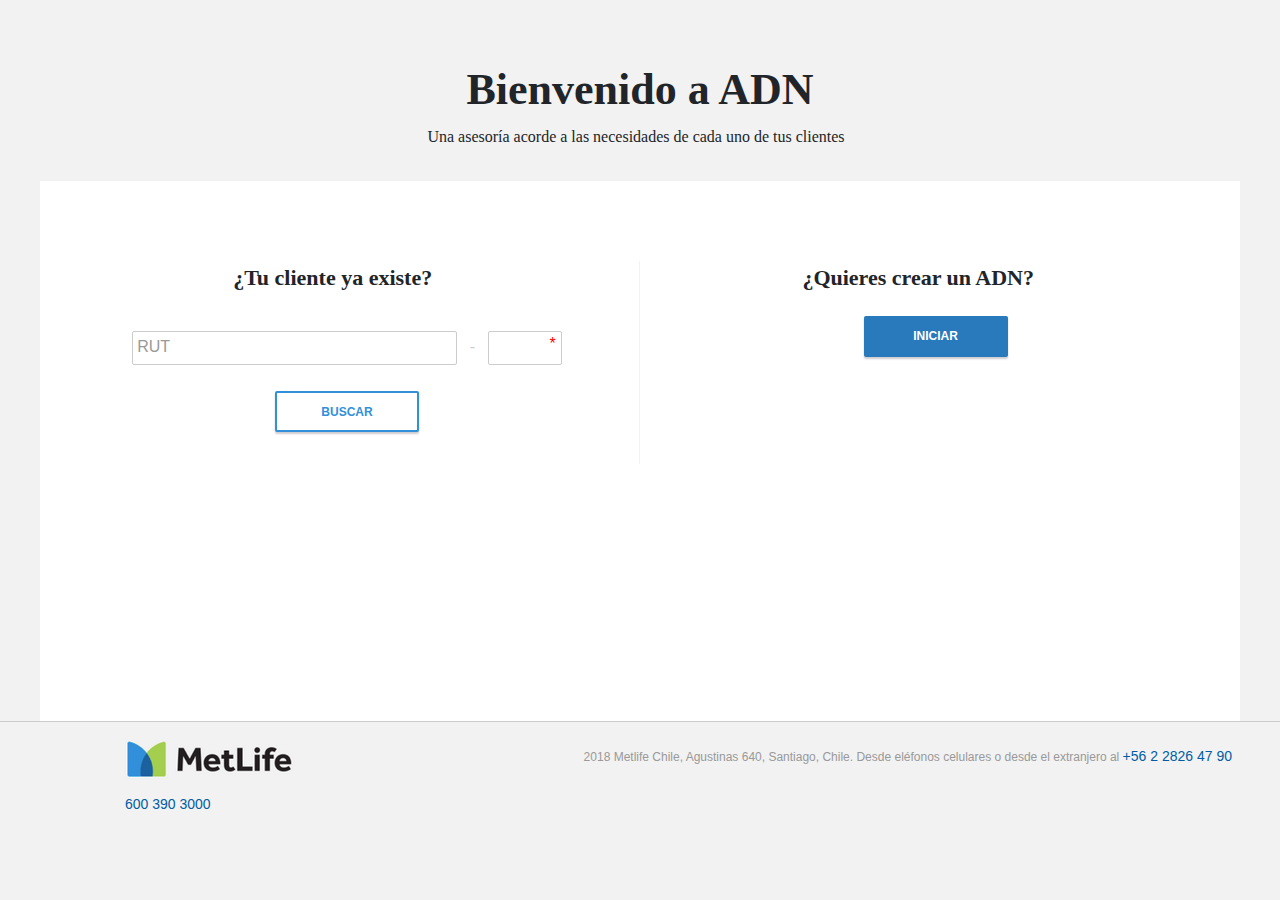
<file: home.html>
<html lang="en">
  <head>
    <meta charset="UTF-8"/>
    <meta name="viewport" content="width=device-width, initial-scale=1.0"/>
    <meta http-equiv="X-UA-Compatible" content="ie=edge"/>
    <link rel="stylesheet" href="css/styles.css"/>
    <link rel="stylesheet" href="css/libs/bootstrap.min.css"/>
    <link rel="stylesheet" href="css/libs/owl.carousel.css"/>
    <link rel="stylesheet" href="css/libs/selectize.css"/>
    <link rel="stylesheet" href="css/libs/progress-tracker.css"/>
    <link rel="stylesheet" href="css/libs/tooltips.css"/>
    <link href="https://fonts.googleapis.com/css?family=Source+Code+Pro:300,400,700" rel="stylesheet"/>
    <link rel="apple-touch-icon" sizes="57x57" href="assets/icons/favicon/apple-icon-57x57.png"/>
    <link rel="apple-touch-icon" sizes="60x60" href="assets/icons/favicon/apple-icon-60x60.png"/>
    <link rel="apple-touch-icon" sizes="72x72" href="assets/icons/favicon/apple-icon-72x72.png"/>
    <link rel="apple-touch-icon" sizes="76x76" href="assets/icons/favicon/apple-icon-76x76.png"/>
    <link rel="apple-touch-icon" sizes="114x114" href="assets/icons/favicon/apple-icon-114x114.png"/>
    <link rel="apple-touch-icon" sizes="120x120" href="assets/icons/favicon/apple-icon-120x120.png"/>
    <link rel="apple-touch-icon" sizes="144x144" href="assets/icons/favicon/apple-icon-144x144.png"/>
    <link rel="apple-touch-icon" sizes="152x152" href="assets/icons/favicon/apple-icon-152x152.png"/>
    <link rel="apple-touch-icon" sizes="180x180" href="assets/icons/favicon/apple-icon-180x180.png"/>
    <link rel="icon" type="image/png" sizes="192x192" href="assets/icons/favicon/android-icon-192x192.png"/>
    <link rel="icon" type="image/png" sizes="32x32" href="assets/icons/favicon/favicon-32x32.png"/>
    <link rel="icon" type="image/png" sizes="96x96" href="assets/icons/favicon/favicon-96x96.png"/>
    <link rel="icon" type="image/png" sizes="16x16" href="assets/icons/favicon/favicon-16x16.png"/>
    <link rel="manifest" href="assets/icons/favicon/manifest.json"/>
    <meta name="msapplication-TileColor" content="#ffffff"/>
    <meta name="msapplication-TileImage" content="/ms-icon-144x144.png"/>
    <meta name="theme-color" content="#ffffff"/>
    <title>Metlife ADN</title>
  </head>
  <body>
    <div class="row">
      <div class="hide-lg full-box header-hide"> 
        <header>
          <div class="box-lupa hide-lg"><a href="home.html"><img src="assets/icons/icon-search-black.svg" alt=""/></a></div>
          <div class="box-adn">
            <p>ADN</p>
          </div>
          <div class="box-user">
            <p>RODRIGO  SANTIESTEBAN</p>
          </div>
        </header>
      </div>
      <div class="wide-container">
        <div class="text-welcome hide-sm">
          <h2>Bienvenido a ADN</h2>
          <p class="titulo-secundario">Una asesoría acorde a las necesidades de cada uno de tus clientes</p>
          <div class="hide" id="buscarADN"><a class="btn-search" href="home.html"><img src="assets/icons/ic_search.svg"/>
              <p>Buscar ADN</p></a></div>
        </div>
      </div>
      <div class="home-container">
        <div class="row">
          <div class="col-12 col-md-12" id="home-info">
            <div class="row">
              <div class="col-12 col-md-6 center welcome-info_left">
                <p class="titulo-principal">¿Tu cliente ya existe?</p>
                <div class="input-group">
                  <div class="has-float-label iptrut-area required">
                    <input class="rut input-rut addDot" id="rut1" type="text" name="" placeholder="*"/>
                    <label for="rut1">RUT</label>
                    <p class="guion">-</p>
                    <input class="input-dv dv" type="text" name=""/>
                  </div>
                </div>
                <div class="btn-area"><a class="btn-blue_outline" href="javascript:void(0)" id="buscarRut">BUSCAR</a></div>
              </div>
              <div class="col-12 col-md-6 center welcome-info">
                <p class="titulo-principal">¿Quieres crear un ADN?</p>
                <div class="btn-area"><a class="btn-blue" href="antecedentes-clientes.html">INICIAR</a></div>
              </div>
            </div>
            <div class="container-busqueda">
              <div class="busqueda_vacia hide">
                <div class="row">
                  <div class="col-12 col-md-6 center">
                    <p>Opps! </p>
                    <p>Este prospecto no tiene ADN registrado</p>
                  </div>
                </div>
              </div>
              <div class="busqueda_resultados hide">
                <h2 class="title_search hide-sm">Resultado de Búsqueda</h2>
                <table>
                  <thead class="hide-sm">
                    <tr>
                      <th>Cliente / Prospecto</th>
                      <th>Asesor / GA</th>
                      <th>Datos Generales</th>
                      <th class="center">Bajar PDF</th>
                      <th class="center">Ver</th>
                      <th class="center">Editar</th>
                    </tr>
                  </thead>
                  <tbody>
                    <tr>
                      <td>
                        <div class="user-info">
                          <h5>12.345.678-9</h5>
                          <h6>Isabel Margarita Errázuriz Peña</h6>
                        </div>
                        <div class="grid-container_left hide-md hide-lg">
                          <div class="grid-col">
                            <h3>Asesor:</h3>
                          </div>
                          <div class="grid-col">
                            <h4>Pedro López Rivera</h4>
                          </div>
                          <div class="grid-col">
                            <h3>GA:</h3>
                          </div>
                          <div class="grid-col">
                            <h4>Patricio Fernández </h4>
                          </div>
                        </div>
                        <div class="grid-container_right hide-md hide-lg">
                          <div class="grid-col">
                            <h3 class="italic">Cliente:</h3>
                          </div>
                          <div class="grid-col">
                            <h4 class="italic">No es de tu cartera </h4>
                          </div>
                          <div class="grid-col">
                            <h3>Último contacto:</h3>
                          </div>
                          <div class="grid-col">
                            <h3>05/12/2015</h3>
                          </div>
                        </div>
                        <div class="grid-img hide-md hide-lg">
                          <div class="grid-col"></div>
                          <div class="grid-col"><img class="icon-search cliente1" src="assets/icons/ic_Ver.svg"/><span>Ver</span></div>
                          <div class="grid-col"></div>
                        </div>
                      </td>
                      <td class="hide-sm">
                        <div class="grid-container_left">
                          <div class="grid-col">
                            <h3>Asesor:</h3>
                          </div>
                          <div class="grid-col">
                            <h4>Pedro López Rivera</h4>
                          </div>
                          <div class="grid-col">
                            <h3>GA:</h3>
                          </div>
                          <div class="grid-col">
                            <h4>Patricio Fernández </h4>
                          </div>
                        </div>
                      </td>
                      <td class="hide-sm">
                        <div class="grid-container_right">
                          <div class="grid-col">
                            <h3 class="italic">Cliente:</h3>
                          </div>
                          <div class="grid-col">
                            <h4 class="italic">No es de tu cartera </h4>
                          </div>
                          <div class="grid-col">
                            <h3>Último contacto:</h3>
                          </div>
                          <div class="grid-col">
                            <h3>05/12/2015</h3>
                          </div>
                        </div>
                      </td>
                      <td class="hide-sm center"> </td>
                      <td class="hide-sm center"> <img class="cliente1 icon-search" src="assets/icons/ic_Ver.svg"/></td>
                      <td class="hide-sm center"> </td>
                    </tr>
                    <tr>
                      <td>
                        <div class="user-info">
                          <h5>12.345.678-9</h5>
                          <h6>Fernando Errázuriz Peña </h6>
                        </div>
                        <div class="grid-container_left hide-md hide-lg">
                          <div class="grid-col">
                            <h3>Asesor:</h3>
                          </div>
                          <div class="grid-col">
                            <h4> Pedro López Rivera</h4>
                          </div>
                          <div class="grid-col">
                            <h3>GA:</h3>
                          </div>
                          <div class="grid-col">
                            <h4>Patricio Fernández </h4>
                          </div>
                        </div>
                        <div class="grid-container_right hide-md hide-lg">
                          <div class="grid-col">
                            <h3 class="italic">Cliente:</h3>
                          </div>
                          <div class="grid-col">
                            <h4 class="italic">Es de tu cartera </h4>
                          </div>
                          <div class="grid-col">
                            <h3>Último contacto:</h3>
                          </div>
                          <div class="grid-col">
                            <h3>05/12/2015</h3>
                          </div>
                        </div>
                        <div class="grid-img hide-md hide-lg">
                          <div class="grid-col"><a><img class="icon-search" src="assets/icons/ic_BajarPDF.svg"/><span>Bajar PDF</span></a></div>
                          <div class="grid-col"><img class="icon-search cliente2" src="assets/icons/ic_Ver.svg"/><span>Ver</span></div>
                          <div class="grid-col home-modal">
                            <button data-toggle="modal" data-target="#modalHome"><img class="icon-search" src="assets/icons/ic_Editar.svg"/><span>Editar</span></button>
                          </div>
                        </div>
                      </td>
                      <td class="hide-sm">
                        <div class="grid-container_left">
                          <div class="grid-col">
                            <h3>Asesor:</h3>
                          </div>
                          <div class="grid-col">
                            <h4> Pedro López Rivera</h4>
                          </div>
                          <div class="grid-col">
                            <h3>GA:</h3>
                          </div>
                          <div class="grid-col">
                            <h4>Patricio Fernández </h4>
                          </div>
                        </div>
                      </td>
                      <td class="hide-sm">
                        <div class="grid-container_right">
                          <div class="grid-col">
                            <h3 class="italic">Cliente:</h3>
                          </div>
                          <div class="grid-col">
                            <h4 class="italic">Es de tu cartera</h4>
                          </div>
                          <div class="grid-col">
                            <h3>Último contacto:</h3>
                          </div>
                          <div class="grid-col">
                            <h3>05/12/2015</h3>
                          </div>
                        </div>
                      </td>
                      <td class="hide-sm center"> <a><img class="icon-search" src="assets/icons/ic_BajarPDF.svg"/></a></td>
                      <td class="hide-sm center"> <img class="icon-search cliente2" src="assets/icons/ic_Ver.svg"/></td>
                      <td class="hide-sm center home-modal"> 
                        <button data-toggle="modal" data-target="#modalHome"><img class="icon-search" src="assets/icons/ic_Editar.svg"/></button>
                      </td>
                    </tr>
                    <tr>
                      <td>
                        <div class="user-info">
                          <h5>12.345.678-9</h5>
                          <h6>Carlos Errázuriz Peña </h6>
                        </div>
                        <div class="grid-container_left hide-md hide-lg">
                          <div class="grid-col">
                            <h3>Asesor:</h3>
                          </div>
                          <div class="grid-col">
                            <h4>Rodrigo Santiesteban</h4>
                          </div>
                          <div class="grid-col">
                            <h3>GA:</h3>
                          </div>
                          <div class="grid-col">
                            <h4>Patricio Fernández </h4>
                          </div>
                        </div>
                        <div class="grid-container_right hide-md hide-lg">
                          <div class="grid-col">
                            <h3 class="italic">Cliente:</h3>
                          </div>
                          <div class="grid-col">
                            <h4 class="italic">Prospecto</h4>
                          </div>
                          <div class="grid-col">
                            <h3>Último contacto:</h3>
                          </div>
                          <div class="grid-col">
                            <h3>05/12/2015</h3>
                          </div>
                        </div>
                        <div class="grid-img hide-md hide-lg">
                          <div class="grid-col"><a><img class="icon-search" src="assets/icons/ic_BajarPDF.svg"/><span>Bajar PDF</span></a></div>
                          <div class="grid-col"><img class="icon-search" src="assets/icons/ic_Ver.svg" id="cliente3"/><span>Ver</span></div>
                          <div class="grid-col home-modal">
                            <button data-toggle="modal" data-target="#modalHome"><img class="icon-search" src="assets/icons/ic_Editar.svg"/><span>Editar</span></button>
                          </div>
                        </div>
                      </td>
                      <td class="hide-sm">
                        <div class="grid-container_left">
                          <div class="grid-col">
                            <h3>Asesor:</h3>
                          </div>
                          <div class="grid-col">
                            <h4>Rodrigo Santiesteban</h4>
                          </div>
                          <div class="grid-col">
                            <h3>GA:</h3>
                          </div>
                          <div class="grid-col">
                            <h4>Patricio Fernández </h4>
                          </div>
                        </div>
                      </td>
                      <td class="hide-sm">
                        <div class="grid-container_right">
                          <div class="grid-col">
                            <h3 class="italic">Cliente:</h3>
                          </div>
                          <div class="grid-col">
                            <h4 class="italic">Prospecto</h4>
                          </div>
                          <div class="grid-col">
                            <h3>Último contacto:</h3>
                          </div>
                          <div class="grid-col">
                            <h3>05/12/2015</h3>
                          </div>
                        </div>
                      </td>
                      <td class="hide-sm center"> <a><img class="icon-search" src="assets/icons/ic_BajarPDF.svg"/></a></td>
                      <td class="hide-sm center"> <img class="icon-search" src="assets/icons/ic_Ver.svg" id="cliente3"/></td>
                      <td class="hide-sm center home-modal"> 
                        <button data-toggle="modal" data-target="#modalHome"><img class="icon-search" src="assets/icons/ic_Editar.svg"/></button>
                      </td>
                    </tr>
                  </tbody>
                </table>
              </div>
            </div>
          </div>
          <div class="col-12 col-sm-12 col-md-12 hide no-padding" id="info-cliente1">
            <div class="info-cliente-encontrado">
              <div class="row no-padding">
                <div class="col-12 col-md-6 clientes">
                  <h2 class="titulo-principal">Cliente Metlife</h2>
                  <div class="info-cliente">
                    <div class="user-info">
                      <h5>12.345.678-9</h5>
                      <h6>Isabel Margarita Errázuriz Peña</h6>
                    </div>
                    <div class="grid-container">
                      <div class="grid-col">
                        <h3>Asesor:</h3>
                      </div>
                      <div class="grid-col">
                        <h4>Pedro López Rivera</h4>
                      </div>
                      <div class="grid-col">
                        <h3>GA:</h3>
                      </div>
                      <div class="grid-col">
                        <h4>Patricio Fernández</h4>
                      </div>
                      <div class="grid-col">
                        <h3>Último contacto:</h3>
                      </div>
                      <div class="grid-col">
                        <h3>05/12/2015</h3>
                      </div>
                      <div class="grid-col">
                        <h3 class="italic">Cliente:</h3>
                      </div>
                      <div class="grid-col">
                        <h4 class="italic">No es de tu cartera </h4>
                      </div>
                    </div><a href="javascript:void(0)"><img src="assets/icons/ic_Ver.svg"/><span>Ver </span></a><a href="javascript:void(0)"><img src="assets/icons/ic_notas.svg"/><span>Notas</span></a>
                  </div>
                  <div class="info-ahorro">
                    <h2>Total de prima mensual a ahorrar</h2>
                    <div class="box-result box-result__regular-theme box-result__regular"> 
                      <div class="box-value">
                        <p class="label">Total ahorro</p>
                        <p class="valueNumber"><span class="value">UF</span> 5.454</p>
                      </div>
                      <div class="box-uf">
                        <p class="ufNumber"><span class="uf">$</span> 123.890.567</p>
                      </div>
                    </div>
                    <div class="box-result-details box-result-details__regular-theme">
                      <div class="box-objetivos">
                        <p class="txt-label">Objetivo de Ahorro Mensual</p>
                        <p class="value">UF <span class="uf">10.5</span></p>
                      </div>
                      <div class="box-proyectos">
                        <p class="txt-label"><span class="peso">$</span> 522.987</p>
                      </div>
                    </div>
                  </div>
                </div>
                <div class="col-12 col-md-6 detalles">
                  <div class="info-detalles">
                    <h2>Detalle objetivos de ahorro</h2>
                    <div class="detalle_antecedente">
                      <div class="row">
                        <div class="col-11 col-sm-11">
                          <h5>Antecedentes cliente</h5>
                        </div>
                        <div class="col-1 col-sm-1"><a href="antecedentes-clientes.html"><svg width="10px" height="16px" viewBox="0 0 10 16" version="1.1" xmlns="http://www.w3.org/2000/svg" xmlns:xlink="http://www.w3.org/1999/xlink">
<title>Shape</title>
<desc>Created with Sketch.</desc>
<defs></defs>
<g id="final-WS" stroke="none" stroke-width="1" fill="none" fill-rule="evenodd">
<g id="002_Dskt" transform="translate(-1153.000000, -492.000000)" fill="#FFF" fill-rule="nonzero">
<g id="Group-2" transform="translate(427.000000, 492.000000)">
<g id="util_c_chevron-down_16p" transform="translate(731.000000, 8.000000) scale(-1, 1) rotate(90.000000) translate(-731.000000, -8.000000) translate(723.000000, 3.000000)">
<polygon id="Shape" points="8 10 0 1.97029007 1.963 0 8 6.05941985 14.037 0 16 1.97029007 8 10"></polygon>
</g>
</g>
</g>
</g>
</svg></a></div>
                      </div>
                    </div>
                    <div class="detalle_inversionista">
                      <div class="row">
                        <div class="col-11 col-sm-11">
                          <h5>Perfil Inversionista</h5>
                        </div>
                        <div class="col-1 col-sm-1"><a href="perfil-inversionista.html"><svg width="10px" height="16px" viewBox="0 0 10 16" version="1.1" xmlns="http://www.w3.org/2000/svg" xmlns:xlink="http://www.w3.org/1999/xlink">
<title>Shape</title>
<desc>Created with Sketch.</desc>
<defs></defs>
<g id="final-WS" stroke="none" stroke-width="1" fill="none" fill-rule="evenodd">
<g id="002_Dskt" transform="translate(-1153.000000, -492.000000)" fill="#FFF" fill-rule="nonzero">
<g id="Group-2" transform="translate(427.000000, 492.000000)">
<g id="util_c_chevron-down_16p" transform="translate(731.000000, 8.000000) scale(-1, 1) rotate(90.000000) translate(-731.000000, -8.000000) translate(723.000000, 3.000000)">
<polygon id="Shape" points="8 10 0 1.97029007 1.963 0 8 6.05941985 14.037 0 16 1.97029007 8 10"></polygon>
</g>
</g>
</g>
</g>
</svg></a></div>
                      </div>
                    </div>
                    <div class="contenido-detalles-ahorro accordion">
                      <div class="dashboard-nav accordion__title bg-purple">
                        <div class="row">
                          <div class="col-lg-9 col-md-9 col-9 no-padding">
                            <div class="dash-nav-icon"><img src="assets/icons/icon-grandesproyectos.svg"/></div>
                            <h3>Grandes Proyectos</h3>
                          </div>
                          <div class="col-3 col-md-3 no-padding">
                            <h6>2 proyectos</h6>
                          </div>
                        </div>
                      </div>
                      <div class="accordion__content" style="display: block;">
                        <div class="deglose-mundo bgs-purple">
                          <div class="row">
                            <div class="col-4 col-sm-5">
                              <h4>Total final Grandes Proyectos</h4>
                            </div>
                            <div class="col-4 col-sm-3 no-padding">
                              <h5>UF <span>535</span></h5>
                            </div>
                            <div class="col-4 col-sm-4 no-padding">
                              <h6>$ 14.500.000</h6>
                            </div>
                          </div>
                        </div>
                      </div>
                      <div class="accordion__content" style="display: block;">
                        <div class="deglose-mundo bgs-purple">
                          <div class="row">
                            <div class="col-4 col-sm-5">
                              <h4>Ahorro mensual</h4>
                            </div>
                            <div class="col-4 col-sm-3 no-padding">
                              <h5>UF <span>35</span></h5>
                            </div>
                            <div class="col-4 col-sm-4 no-padding">
                              <h6>$ 40.569.901</h6>
                            </div>
                          </div>
                        </div>
                      </div>
                    </div>
                  </div>
                </div>
              </div>
            </div>
          </div>
          <div class="col-12 col-sm-12 col-md-12 hide no-padding" id="info-cliente2">
            <div class="info-cliente-encontrado">
              <div class="row no-padding">
                <div class="col-12 col-sm-6 clientes">
                  <h2 class="titulo-principal">Cliente Metlife</h2>
                  <div class="info-cliente">
                    <div class="user-info">
                      <h5>09.345.678-9</h5>
                      <h6>Carlos Errázuriz Peña</h6>
                    </div>
                    <div class="grid-container">
                      <div class="grid-col">
                        <h3>Asesor:</h3>
                      </div>
                      <div class="grid-col">
                        <h4>Rodrigo Santiesteban</h4>
                      </div>
                      <div class="grid-col">
                        <h3>GA:</h3>
                      </div>
                      <div class="grid-col">
                        <h4>Patricio Fernández Palma</h4>
                      </div>
                      <div class="grid-col">
                        <h3>Último contacto:</h3>
                      </div>
                      <div class="grid-col">
                        <h3>10/03/2017</h3>
                      </div>
                      <div class="grid-col hide">
                        <h3 class="italic">Cliente:</h3>
                      </div>
                      <div class="grid-col hide">
                        <h4 class="italic">No es de tu cartera </h4>
                      </div>
                    </div><a href="javascript:void(0)"><img src="assets/icons/ic_Ver.svg"/><span>Ver </span></a><a href="javascript:void(0)"><img src="assets/icons/ic_notas.svg"/><span>Notas</span></a>
                  </div>
                  <div class="info-ahorro">
                    <h2>Suma objetivos de ahorro</h2>
                    <div class="box-result box-result__regular-theme box-result__regular"> 
                      <div class="box-value">
                        <p class="label">Total ahorro</p>
                        <p class="valueNumber"><span class="value">UF</span> 5.454</p>
                      </div>
                      <div class="box-uf">
                        <p class="ufNumber"><span class="uf">$</span> 123.890.567</p>
                      </div>
                    </div>
                    <div class="box-result-details box-result-details__regular-theme">
                      <div class="box-objetivos">
                        <p class="txt-label">Objetivo de Ahorro Mensual</p>
                        <p class="value">UF <span class="uf">10.5</span></p>
                      </div>
                      <div class="box-proyectos">
                        <p class="txt-label"><span class="peso">$</span> 522.987</p>
                      </div>
                    </div>
                  </div>
                </div>
                <div class="col-12 col-sm-6 detalles">
                  <div class="info-detalles">
                    <h2>Detalle objetivos de ahorro</h2>
                    <div class="detalle_antecedente">
                      <div class="row">
                        <div class="col-11 col-sm-11">
                          <h5>Antecedentes cliente</h5>
                        </div>
                        <div class="col-1 col-sm-1"><a href="antecedentes-clientes.html"><svg width="10px" height="16px" viewBox="0 0 10 16" version="1.1" xmlns="http://www.w3.org/2000/svg" xmlns:xlink="http://www.w3.org/1999/xlink">
<title>Shape</title>
<desc>Created with Sketch.</desc>
<defs></defs>
<g id="final-WS" stroke="none" stroke-width="1" fill="none" fill-rule="evenodd">
<g id="002_Dskt" transform="translate(-1153.000000, -492.000000)" fill="#FFF" fill-rule="nonzero">
<g id="Group-2" transform="translate(427.000000, 492.000000)">
<g id="util_c_chevron-down_16p" transform="translate(731.000000, 8.000000) scale(-1, 1) rotate(90.000000) translate(-731.000000, -8.000000) translate(723.000000, 3.000000)">
<polygon id="Shape" points="8 10 0 1.97029007 1.963 0 8 6.05941985 14.037 0 16 1.97029007 8 10"></polygon>
</g>
</g>
</g>
</g>
</svg></a></div>
                      </div>
                    </div>
                    <div class="detalle_inversionista">
                      <div class="row">
                        <div class="col-11 col-sm-11">
                          <h5>Perfil Inversionista</h5>
                        </div>
                        <div class="col-1 col-sm-1"><a href="perfil-inversionista.html"><svg width="10px" height="16px" viewBox="0 0 10 16" version="1.1" xmlns="http://www.w3.org/2000/svg" xmlns:xlink="http://www.w3.org/1999/xlink">
<title>Shape</title>
<desc>Created with Sketch.</desc>
<defs></defs>
<g id="final-WS" stroke="none" stroke-width="1" fill="none" fill-rule="evenodd">
<g id="002_Dskt" transform="translate(-1153.000000, -492.000000)" fill="#FFF" fill-rule="nonzero">
<g id="Group-2" transform="translate(427.000000, 492.000000)">
<g id="util_c_chevron-down_16p" transform="translate(731.000000, 8.000000) scale(-1, 1) rotate(90.000000) translate(-731.000000, -8.000000) translate(723.000000, 3.000000)">
<polygon id="Shape" points="8 10 0 1.97029007 1.963 0 8 6.05941985 14.037 0 16 1.97029007 8 10"></polygon>
</g>
</g>
</g>
</g>
</svg></a></div>
                      </div>
                    </div>
                    <div class="contenido-detalles-ahorro accordion">
                      <div class="dashboard-nav accordion__title bg-green">
                        <div class="row">
                          <div class="col-lg-9 col-md-9 col-9 no-padding">
                            <div class="dash-nav-icon"><img src="assets/icons/icon-saludproteccion.svg"/></div>
                            <h3>Protección y Salud</h3>
                          </div>
                          <div class="col-3 col-md-3 no-padding">
                            <h6>2 proyectos</h6>
                          </div>
                        </div>
                      </div>
                      <div class="accordion__content" style="display: block;">
                        <div class="deglose-mundo bgs-green">
                          <div class="row">
                            <div class="col-4 col-sm-5">
                              <h4>Total Protección Necesaria</h4>
                            </div>
                            <div class="col-4 col-sm-3 no-padding">
                              <h5>UF <span>3.500</span></h5>
                            </div>
                            <div class="col-4 col-sm-4 no-padding">
                              <h6>$ 123.680.900</h6>
                            </div>
                          </div>
                        </div>
                      </div>
                      <div class="dashboard-nav accordion__title bg-yellow">
                        <div class="row">
                          <div class="col-lg-9 col-md-9 col-9 no-padding">
                            <div class="dash-nav-icon"><img src="assets/icons/icon-educacion.svg"/></div>
                            <h3>Educación</h3>
                          </div>
                          <div class="col-3 col-md-3 no-padding">
                            <h6>3 Dependientes</h6>
                          </div>
                        </div>
                      </div>
                      <div class="accordion__content" style="display: block;">
                        <div class="deglose-mundo bgs-yellow">
                          <div class="row">
                            <div class="col-4 col-sm-5">
                              <h4>Ahorro Total</h4>
                            </div>
                            <div class="col-4 col-sm-3 no-padding">
                              <h5>UF <span>1.233</span></h5>
                            </div>
                            <div class="col-4 col-sm-4 no-padding">
                              <h6>$ 40.569.901</h6>
                            </div>
                          </div>
                        </div>
                      </div>
                      <div class="accordion__content" style="display: block;">
                        <div class="deglose-mundo bgs-yellow">
                          <div class="row">
                            <div class="col-4 col-sm-5">
                              <h4>Ahorro Mensual</h4>
                            </div>
                            <div class="col-4 col-sm-3 no-padding">
                              <h5>UF <span>35</span></h5>
                            </div>
                            <div class="col-4 col-sm-4 no-padding">
                              <h6>$ 359.954</h6>
                            </div>
                          </div>
                        </div>
                      </div>
                    </div>
                  </div>
                </div>
              </div>
            </div>
          </div>
        </div>
      </div>
    </div>
    <div class="modal modal-tabla modal-tabla__notas fade" id="modalHome" tabindex="-1" role="dialog" aria-labelledby="modalNotasLabel" aria-hidden="true">
      <div class="modal-dialog" role="document">
        <div class="modal-content">
          <h5>Actualizar datos del ADN</h5>
          <h6>Ten en cuenta que...</h6>
          <div class="btn-area btn-area-double center-double center"><a class="btn-blue_outline" href="#" data-dismiss="modal">CANCELAR</a><a class="btn-perfil-desk_step1 btn-blue" href="antecedentes-clientes.html" disable="disable">CONTINUAR</a></div>
        </div>
      </div>
    </div>
    <footer>
      <div class="wrap-container footer-brand hide-md hide-lg">
        <div class="footer-img">
          <div class="row">
            <div class="col-9"><img src="assets/imgs/logo-footer.png" alt=""/></div>
            <div class="col-3"></div>
          </div>
        </div>
        <div class="footer-number-mo">
          <p>600 390 3000</p>
        </div>
        <div class="footer-legal">
          <p>2018 Metlife Chile, Agustinas 640, Santiago, Chile. </p>
          <p>Desde teléfonos celulares o desde el extranjero al </p>
          <p><span>+56 2 2826 47 90</span></p>
        </div>
      </div>
      <div class="wrap-container footer-brand hide-sm">
        <div class="footer-logo"><img src="assets/imgs/logo-footer.png" alt=""/>
          <p>2018 Metlife Chile, Agustinas 640, Santiago, Chile. Desde eléfonos celulares o desde el extranjero al <span>+56 2 2826 47 90</span></p>
        </div>
        <div class="footer-number">
          <p>600 390 3000</p>
        </div>
      </div>
    </footer>
    <script src="js/libs/jquery-3.3.1.min.js"></script>
    <script src="js/libs/bootstrap.min.js"></script>
    <script src="js/libs/selectize.js"></script>
    <script src="js/libs/selectize.min.js"></script>
    <script src="js/libs/jquery.rut.chileno.js"></script>
    <script src="js/libs/acordeon.js"></script>
    <script src="js/funciones-home.js"></script>
  </body>
</html>
</file>
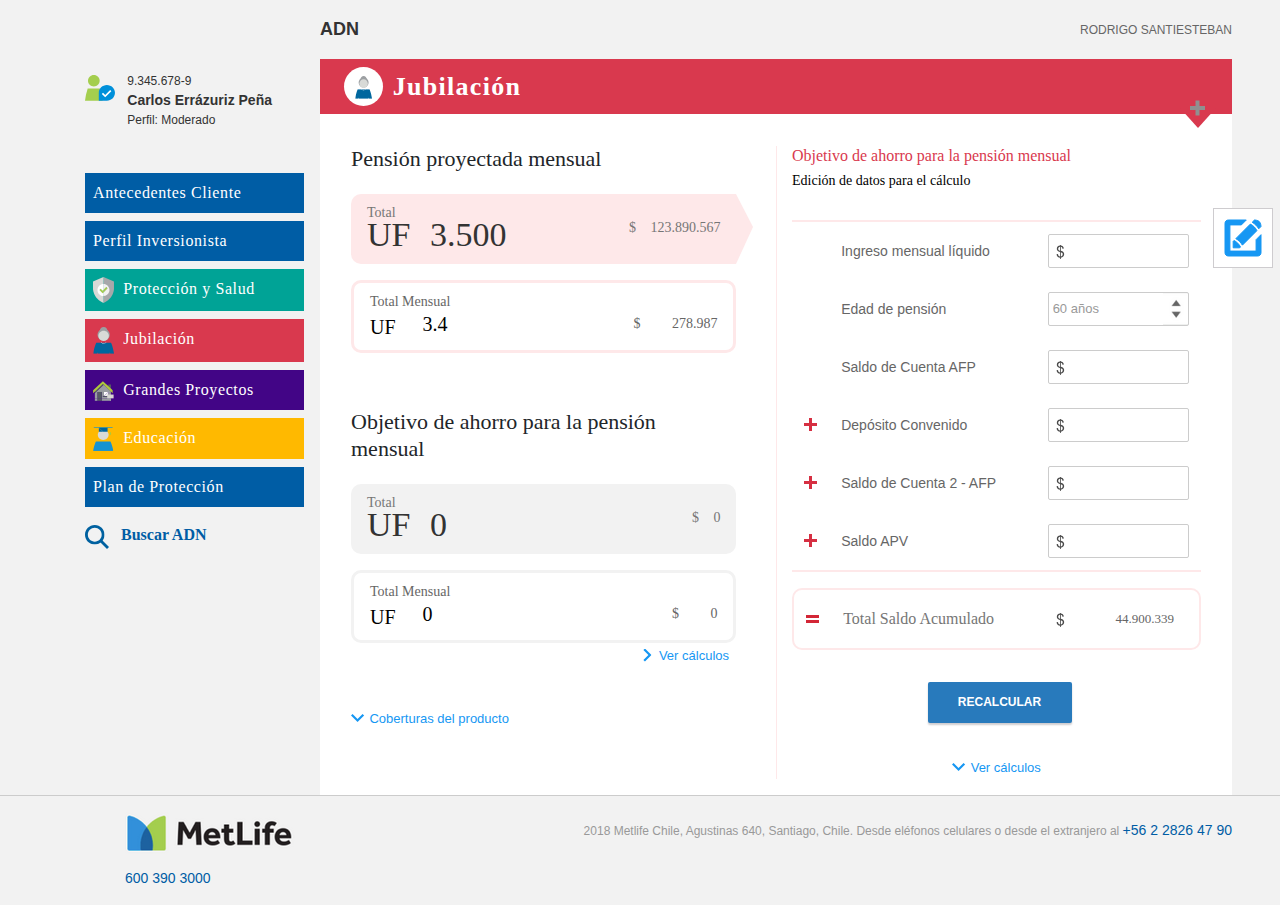
<file: jubilacion.html>
<html lang="en">
  <head>
    <meta charset="UTF-8"/>
    <meta name="viewport" content="width=device-width, initial-scale=1.0"/>
    <meta http-equiv="X-UA-Compatible" content="ie=edge"/>
    <link rel="stylesheet" href="css/styles.css"/>
    <link rel="stylesheet" href="css/libs/bootstrap.min.css"/>
    <link rel="stylesheet" href="css/libs/owl.carousel.css"/>
    <link rel="stylesheet" href="css/libs/owl.theme.default.css"/>
    <link rel="stylesheet" href="css/libs/progress-tracker.css"/>
    <link rel="stylesheet" href="css/libs/tooltips.css"/>
    <link href="https://fonts.googleapis.com/css?family=Source+Code+Pro:300,400,700" rel="stylesheet"/>
    <link rel="apple-touch-icon" sizes="57x57" href="assets/icons/favicon/apple-icon-57x57.png"/>
    <link rel="apple-touch-icon" sizes="60x60" href="assets/icons/favicon/apple-icon-60x60.png"/>
    <link rel="apple-touch-icon" sizes="72x72" href="assets/icons/favicon/apple-icon-72x72.png"/>
    <link rel="apple-touch-icon" sizes="76x76" href="assets/icons/favicon/apple-icon-76x76.png"/>
    <link rel="apple-touch-icon" sizes="114x114" href="assets/icons/favicon/apple-icon-114x114.png"/>
    <link rel="apple-touch-icon" sizes="120x120" href="assets/icons/favicon/apple-icon-120x120.png"/>
    <link rel="apple-touch-icon" sizes="144x144" href="assets/icons/favicon/apple-icon-144x144.png"/>
    <link rel="apple-touch-icon" sizes="152x152" href="assets/icons/favicon/apple-icon-152x152.png"/>
    <link rel="apple-touch-icon" sizes="180x180" href="assets/icons/favicon/apple-icon-180x180.png"/>
    <link rel="icon" type="image/png" sizes="192x192" href="assets/icons/favicon/android-icon-192x192.png"/>
    <link rel="icon" type="image/png" sizes="32x32" href="assets/icons/favicon/favicon-32x32.png"/>
    <link rel="icon" type="image/png" sizes="96x96" href="assets/icons/favicon/favicon-96x96.png"/>
    <link rel="icon" type="image/png" sizes="16x16" href="assets/icons/favicon/favicon-16x16.png"/>
    <link rel="manifest" href="assets/icons/favicon/manifest.json"/>
    <meta name="msapplication-TileColor" content="#ffffff"/>
    <meta name="msapplication-TileImage" content="/ms-icon-144x144.png"/>
    <meta name="theme-color" content="#ffffff"/>
    <title>Metlife ADN</title>
  </head>
  <body>
    <div class="row">
      <div class="hide-lg full-box header-hide"> 
        <header>
          <div class="box-lupa hide-lg"><a href="home.html"><img src="assets/icons/icon-search-black.svg" alt=""/></a></div>
          <div class="box-adn">
            <p>ADN</p>
          </div>
          <div class="box-user">
            <p>RODRIGO  SANTIESTEBAN</p>
          </div>
        </header>
      </div>
      <div class="col-lg-3 col-sm-12 no-padding">
        <div class="sidebar">
          <div class="hide-sm hide-md">
            <div class="profile">
              <div class="profile-img"><img src="assets/icons/icon-usercheck.svg" alt=""/></div>
              <div class="profile-txt">
                <p class="small-txt">9.345.678-9</p>
                <p class="strong">Carlos Errázuriz Peña</p>
                <p class="small-txt">Perfil: Moderado</p>
              </div>
            </div>
          </div>
          <div class="menu-sidebar">
            <ul class="nav nav-tabs nav-tabs--vertical nav-tabs--left" role="navigation">
              <li class="botonera-tab-menu bg-brand nav-item item-disable-mo"> <a href="antecedentes-clientes.html">
                  <p><span class="hide-md hide-sm">Antecedentes </span>Cliente</p></a></li>
              <li class="botonera-tab-menu bg-brand nav-item item-disable-mo"> <a href="perfil-inversionista.html">
                  <p>Perfil<span class="hide-lg hide-md"><br></span> Invers<span class="hide-lg hide-md">.<br></span><span class="hide-md hide-sm">ionista</span></p></a></li>
              <li class="botonera-tab-menu icon-btn bg-green nav-item"><a href="proteccion-salud.html"><img src="assets/icons/icon-saludproteccion.svg" alt=""/>
                  <p class="hide-md hide-sm">Protección y Salud</p></a></li>
              <li class="botonera-tab-menu icon-btn bg-pink nav-item reduce"> <a class="active" href="jubilacion.html"><img src="assets/icons/icon-jubilacion.svg" alt=""/>
                  <p class="hide-md hide-sm">Jubilación</p></a></li>
              <li class="botonera-tab-menu icon-btn bg-purple nav-item"> <a href="grandes-proyectos.html"><img src="assets/icons/icon-grandesproyectos.svg" alt=""/>
                  <p class="hide-md hide-sm">Grandes Proyectos</p></a></li>
              <li class="botonera-tab-menu icon-btn bg-yellow nav-item"> <a href="educacion.html"><img src="assets/icons/icon-educacion.svg" alt=""/>
                  <p class="hide-md hide-sm">Educación</p></a></li>
              <li class="botonera-tab-menu bg-brand nav-item item-disable-mo"> <a href="totales.html">
                  <p>Plan de <span class="hide-sm">Protección</span><span class="hide-md hide-lg">Protecc.</span></p></a></li>
              <li class="botonera-tab-menu nav-item search_button hide-sm hide-md"> <a class="btn-search" href="home.html"><img src="assets/icons/ic_search.svg"/>
                  <p>Buscar ADN</p></a></li>
            </ul>
          </div>
        </div>
      </div>
      <div class="col-lg-9 col-sm-12 no-padding">
        <div class="hide-sm hide-md"> 
          <header>
            <div class="box-lupa hide-lg"><a href="home.html"><img src="assets/icons/icon-search-black.svg" alt=""/></a></div>
            <div class="box-adn">
              <p>ADN</p>
            </div>
            <div class="box-user">
              <p>RODRIGO  SANTIESTEBAN</p>
            </div>
          </header>
        </div>
        <div class="dashboard">
          <div class="dashboard-content">
            <div class="dashboard-tab tab-pane fade show" id="jubilacion" role="tabpanel">
              <div class="dashboard-nav bg-pink dashboard-nav__icon">
                <div class="dash-nav-icon"><img src="assets/icons/icon-jubilacion.svg" alt=""/></div>
                <h2>Jubilación</h2>
                <div class="dashboard-modal brand-arrow_red">
                  <button type="button" data-toggle="modal" data-target="#modalTablaJubilacion">
                    <svg width="15px" height="16px" viewbox="0 0 15 16" version="1.1" xmlns="http://www.w3.org/2000/svg" xmlns:xlink="http://www.w3.org/1999/xlink">
                      <!-- Generator: Sketch 49.1 (51147) - http://www.bohemiancoding.com/sketch-->
                      <title>ic_+</title>    
                      <desc>Created with Sketch.</desc>    
                      <defs></defs>    
                      <g id="mobile" stroke="none" stroke-width="1" fill="none" fill-rule="evenodd">
                        <g id="006_Dskt" transform="translate(-1180.000000, -560.000000)" fill="#0061A0">
                          <g id="información-comercial" transform="translate(319.000000, 556.000000)">
                            <g id="acordeon-2-close" transform="translate(0.000000, 4.000000)">
                              <g id="ic_+" transform="translate(861.000000, 0.000000)">
                                <rect id="Rectangle-8" x="0" y="6" width="15" height="4"></rect>                        
                                <rect id="Rectangle-8" transform="translate(7.500000, 8.000000) rotate(90.000000) translate(-7.500000, -8.000000) " x="0" y="6" width="15" height="4"></rect>
                              </g>
                            </g>
                          </g>
                        </g>
                      </g>
                    </svg>
                  </button>
                </div>
              </div>
              <div class="dashboard-tab_content">
                <div class="content">
                  <div class="notas-container">
                    <button class="btn-rounded" type="button" data-toggle="modal" data-target="#modalNotas"></button>
                  </div>
                  <!-- Modal-->
                  <div class="modal modal-tabla modal-tabla__notas fade" id="modalNotas" tabindex="-1" role="dialog" aria-labelledby="modalNotasLabel" aria-hidden="true">
                    <div class="modal-dialog modal-lg" role="document">
                      <div class="modal-content">
                        <div class="modal-header"><img class="icon-note" src="assets/icons/ic_notas.svg" alt=""/>
                          <h5 class="modal-title" id="exampleModalLabel">Ingresar Notas</h5>
                          <button class="close" type="button" data-dismiss="modal" aria-label="Close"><span aria-hidden="true">×</span></button>
                        </div>
                        <div class="modal-body">
                          <div class="row">
                            <div class="col-12">
                              <textarea name="" cols="30" rows="10" placeholder="Ingrese texto"></textarea>
                            </div>
                            <div class="col-12">
                              <div class="btn-area">
                                <button class="btn-blue" type="button">GRABAR</button>
                              </div>
                            </div>
                          </div>
                          <div class="row">
                            <div class="container-fluid filtros-notas"><span>Ver todo</span>
                              <div class="checkbox-area">
                                <label class="form-check-label" for="checkDepen1"> 
                                  <input class="form-check-input" type="checkbox" name="cbxDep" id="checkDepen1" checked="checked"/><span class="checkmark"></span>
                                </label>
                              </div><span>|</span><span>Ver por mes</span>
                              <div class="iptselect-area">
                                <select name="">
                                  <option value="1">Julio</option>
                                  <option value="1">opcion1</option>
                                  <option value="1">opcion1</option>
                                  <option value="1">opcion1</option>
                                  <option value="1">opcion1</option>
                                  <option value="1">opcion1</option>
                                  <option value="1">opcion1</option>
                                </select>
                              </div>
                            </div>
                          </div>
                          <div class="row">
                            <div class="container-fluid">
                              <div class="accordion accordion__notas" data-faq="most_common">
                                <div class="border-top accordion-item accordion-item__green">
                                  <div class="accordion__title">
                                    <div class="row">
                                      <div class="col-8 col-sm-11"><span class="brand-1st">Protección y Salud</span></div>
                                      <div class="col-4 col-sm-1 no-padding right"><span class="note-number">Notas 0</span></div>
                                    </div>
                                  </div>
                                  <div class="accordion__content">
                                    <table class="table-notas">
                                      <thead class="hide-sm">
                                        <tr>
                                          <th>Fecha</th>
                                          <th>Nota</th>
                                          <th>Asesor</th>
                                          <th>GA</th>
                                        </tr>
                                      </thead>
                                      <tbody> 
                                        <tr>
                                          <td class="width-mo"><span class="circle-item"> </span><span class="hide-sm">20/07/2017</span><span class="hide-md hide-lg grey-text">20/07/2017</span>
                                            <p class="hide-md hide-lg">Va a tener un hijo en 6 meses</p>
                                            <p class="hide-md hide-lg grey-text">Rodrigo Santiesteban</p>
                                            <p class="hide-md hide-lg grey-text">Felipe Godoy</p>
                                          </td>
                                          <td class="hide-sm">Va a tener un hijo en 6 meses y se quiere comprar un auto</td>
                                          <td class="hide-sm">Asesor: Rodrigo Santiesteban</td>
                                          <td class="hide-sm">GA: Felipe Godoy</td>
                                          <td><img src="assets/icons/icon-trash.svg" alt=""/></td>
                                        </tr>
                                        <tr>
                                          <td class="width-mo"><span class="circle-item"> </span><span class="hide-sm">20/07/2017</span><span class="hide-md hide-lg grey-text">20/07/2017</span>
                                            <p class="hide-md hide-lg">Va a tener un hijo en 6 meses</p>
                                            <p class="hide-md hide-lg grey-text">Rodrigo Santiesteban</p>
                                            <p class="hide-md hide-lg grey-text">Felipe Godoy</p>
                                          </td>
                                          <td class="hide-sm">Va a tener un hijo en 6 meses</td>
                                          <td class="hide-sm">Asesor: Rodrigo Santiesteban</td>
                                          <td class="hide-sm">GA: Felipe Godoy</td>
                                          <td><img src="assets/icons/icon-trash.svg" alt=""/></td>
                                        </tr>
                                      </tbody>
                                    </table>
                                  </div>
                                </div>
                                <div class="border-top accordion-item accordion-item__yellow">
                                  <div class="accordion__title">
                                    <div class="row">
                                      <div class="col-8 col-sm-11"><span class="progres brand-1st">Educación</span></div>
                                      <div class="col-4 col-sm-1 no-padding right"><span class="note-number">Notas 2</span></div>
                                    </div>
                                  </div>
                                  <div class="accordion__content">
                                    <table class="table-notas">
                                      <thead class="hide-sm">
                                        <tr>
                                          <th>Fecha</th>
                                          <th>Nota</th>
                                          <th>Asesor</th>
                                          <th>GA</th>
                                        </tr>
                                      </thead>
                                      <tbody> 
                                        <tr>
                                          <td class="width-mo"><span class="circle-item"> </span><span class="hide-sm">20/07/2017</span><span class="hide-md hide-lg grey-text">20/07/2017</span>
                                            <p class="hide-md hide-lg">Va a tener un hijo en 6 meses</p>
                                            <p class="hide-md hide-lg grey-text">Rodrigo Santiesteban</p>
                                            <p class="hide-md hide-lg grey-text">Felipe Godoy</p>
                                          </td>
                                          <td class="hide-sm">Va a tener un hijo en 6 meses</td>
                                          <td class="hide-sm">Asesor: Rodrigo Santiesteban</td>
                                          <td class="hide-sm">GA: Felipe Godoy</td>
                                          <td><img src="assets/icons/icon-trash.svg" alt=""/></td>
                                        </tr>
                                        <tr>
                                          <td class="width-mo"><span class="circle-item"> </span><span class="hide-sm">20/07/2017</span><span class="hide-md hide-lg grey-text">20/07/2017</span>
                                            <p class="hide-md hide-lg">Va a tener un hijo en 6 meses</p>
                                            <p class="hide-md hide-lg grey-text">Rodrigo Santiesteban</p>
                                            <p class="hide-md hide-lg grey-text">Felipe Godoy</p>
                                          </td>
                                          <td class="hide-sm">Va a tener un hijo en 6 meses</td>
                                          <td class="hide-sm">Asesor: Rodrigo Santiesteban</td>
                                          <td class="hide-sm">GA: Felipe Godoy</td>
                                          <td><img src="assets/icons/icon-trash.svg" alt=""/></td>
                                        </tr>
                                      </tbody>
                                    </table>
                                  </div>
                                </div>
                                <div class="border-top accordion-item accordion-item__purple">
                                  <div class="accordion__title">
                                    <div class="row">
                                      <div class="col-8 col-sm-11"><span class="progres brand-1st">Grandes Proyectos</span></div>
                                      <div class="col-4 col-sm-1 no-padding right"><span class="note-number">Notas 2</span></div>
                                    </div>
                                  </div>
                                  <div class="accordion__content">
                                    <table class="table-notas">
                                      <thead class="hide-sm">
                                        <tr>
                                          <th>Fecha</th>
                                          <th>Nota</th>
                                          <th>Asesor</th>
                                          <th>GA</th>
                                        </tr>
                                      </thead>
                                      <tbody> 
                                        <tr>
                                          <td class="width-mo"><span class="circle-item"> </span><span class="hide-sm">20/07/2017</span><span class="hide-md hide-lg grey-text">20/07/2017</span>
                                            <p class="hide-md hide-lg">Va a tener un hijo en 6 meses</p>
                                            <p class="hide-md hide-lg grey-text">Rodrigo Santiesteban</p>
                                            <p class="hide-md hide-lg grey-text">Felipe Godoy</p>
                                          </td>
                                          <td class="hide-sm">Va a tener un hijo en 6 meses</td>
                                          <td class="hide-sm">Asesor: Rodrigo Santiesteban</td>
                                          <td class="hide-sm">GA: Felipe Godoy</td>
                                          <td><img src="assets/icons/icon-trash.svg" alt=""/></td>
                                        </tr>
                                        <tr>
                                          <td class="width-mo"><span class="circle-item"> </span><span class="hide-sm">20/07/2017</span><span class="hide-md hide-lg grey-text">20/07/2017</span>
                                            <p class="hide-md hide-lg">Va a tener un hijo en 6 meses</p>
                                            <p class="hide-md hide-lg grey-text">Rodrigo Santiesteban</p>
                                            <p class="hide-md hide-lg grey-text">Felipe Godoy</p>
                                          </td>
                                          <td class="hide-sm">Va a tener un hijo en 6 meses</td>
                                          <td class="hide-sm">Asesor: Rodrigo Santiesteban</td>
                                          <td class="hide-sm">GA: Felipe Godoy</td>
                                          <td><img src="assets/icons/icon-trash.svg" alt=""/></td>
                                        </tr>
                                      </tbody>
                                    </table>
                                  </div>
                                </div>
                                <div class="border-top accordion-item accordion-item__red">
                                  <div class="accordion__title">
                                    <div class="row">
                                      <div class="col-8 col-sm-11"><span class="progres brand-1st">Jubilación</span></div>
                                      <div class="col-4 col-sm-1 no-padding right"><span class="note-number">Notas 0</span></div>
                                    </div>
                                  </div>
                                  <div class="accordion__content">
                                    <table class="table-notas">
                                      <thead class="hide-sm">
                                        <tr>
                                          <th>Fecha</th>
                                          <th>Nota</th>
                                          <th>Asesor</th>
                                          <th>GA</th>
                                        </tr>
                                      </thead>
                                      <tbody> 
                                        <tr>
                                          <td class="width-mo"><span class="circle-item"> </span><span class="hide-sm">20/07/2017</span><span class="hide-md hide-lg grey-text">20/07/2017</span>
                                            <p class="hide-md hide-lg">Va a tener un hijo en 6 meses</p>
                                            <p class="hide-md hide-lg grey-text">Rodrigo Santiesteban</p>
                                            <p class="hide-md hide-lg grey-text">Felipe Godoy</p>
                                          </td>
                                          <td class="hide-sm">Va a tener un hijo en 6 meses</td>
                                          <td class="hide-sm">Asesor: Rodrigo Santiesteban</td>
                                          <td class="hide-sm">GA: Felipe Godoy</td>
                                          <td><img src="assets/icons/icon-trash.svg" alt=""/></td>
                                        </tr>
                                        <tr>
                                          <td class="width-mo"><span class="circle-item"> </span><span class="hide-sm">20/07/2017</span><span class="hide-md hide-lg grey-text">20/07/2017</span>
                                            <p class="hide-md hide-lg">Va a tener un hijo en 6 meses</p>
                                            <p class="hide-md hide-lg grey-text">Rodrigo Santiesteban</p>
                                            <p class="hide-md hide-lg grey-text">Felipe Godoy</p>
                                          </td>
                                          <td class="hide-sm">Va a tener un hijo en 6 meses</td>
                                          <td class="hide-sm">Asesor: Rodrigo Santiesteban</td>
                                          <td class="hide-sm">GA: Felipe Godoy</td>
                                          <td><img src="assets/icons/icon-trash.svg" alt=""/></td>
                                        </tr>
                                      </tbody>
                                    </table>
                                  </div>
                                </div>
                              </div>
                            </div>
                          </div>
                        </div>
                      </div>
                    </div>
                  </div>
                  <div class="jubilacion-desk hide-sm">
                    <div class="row">
                      <div class="col-lg-6 col-md-6 no-padding-mo">
                        <div class="box-result-1">
                          <h2 class="titulo-principal">Pensión proyectada mensual <a class="tooltips" href="#" data-tooltip="I’m the tooltip text"> <img src="assets/icons/icon-tooltip.svg" alt=""/></a></h2>
                          <div class="box-result box-result__red-theme"> 
                            <div class="box-value">
                              <p class="label">Total</p>
                              <p class="valueNumber"><span class="value">UF</span> 3.500</p>
                            </div>
                            <div class="box-uf">
                              <p class="ufNumber"><span class="uf">$</span> 123.890.567</p>
                            </div>
                          </div>
                          <div class="box-result-details box-result-details__red-theme">
                            <div class="box-objetivos">
                              <p class="txt-label">Total Mensual</p>
                              <p class="value">UF <span class="uf">3.4</span></p>
                              <div class="box-dependientes hide-lg hide-md">
                                <p class="txt-label">Edad de Pensión</p>
                                <p class="value">60 años</p>
                              </div>
                            </div>
                            <div class="box-proyectos">
                              <p class="txt-label"><span class="peso">$</span> 278.987</p>
                            </div>
                          </div>
                          <div class="link-area link-calculos__1 hide"><a href="javascript:void(0)"><img class="icon-verMas" src="assets/icons/icon-arrow-top.svg" alt=""/>
                              <p>Ver cálculos</p></a></div>
                        </div><br/><br/>
                        <div class="box-result-2">
                          <h2 class="titulo-principal">Objetivo de ahorro para la pensión mensual <a class="tooltips" href="#" data-tooltip="I’m the tooltip text"> <img src="assets/icons/icon-tooltip.svg" alt=""/></a></h2>
                          <div class="box-result box-result__regular-theme box-result__regular"> 
                            <div class="box-value">
                              <p class="label">Total</p>
                              <p class="valueNumber"><span class="value">UF</span> 0</p>
                            </div>
                            <div class="box-uf">
                              <p class="ufNumber"><span class="uf">$</span> 0</p>
                            </div>
                          </div>
                          <div class="box-result-details box-result-details__regular-theme">
                            <div class="box-objetivos">
                              <p class="txt-label">Total Mensual</p>
                              <p class="value">UF <span class="uf">0</span></p>
                            </div>
                            <div class="box-proyectos">
                              <p class="txt-label"><span class="peso">$</span> 0</p>
                            </div>
                          </div>
                          <div class="link-area link-calculos__2"><a href="javascript:void(0)"><img class="icon-verMas" src="assets/icons/icon-arrow-top.svg" alt=""/>
                              <p>Ver cálculos</p></a></div>
                        </div><br/>
                        <div class="link-area link-cobertura hide-sm"><a href="javascript:void(0)"><img class="icon-mas" src="assets/icons/icon-arrow-bottom.svg"/><img class="icon-menos hide" src="assets/icons/icon-arrow-top.svg"/>
                            <p>Coberturas del producto</p></a></div>
                        <div class="cobertura-box hide hide-sm">
                          <p><span class="strong-txt">A.</span> MetLife Seguro APV Premium</p>
                          <p><span class="strong-txt">B.</span> MetLife Seguro APV Executive</p>
                          <p><span class="strong-txt">C.</span> MetLife Seguro APV Classic</p>
                          <div class="infograma">
                            <div class="obligatoria"><img src="assets/icons/icon-coberturaobligatoria.svg" alt=""/>
                              <p>Cobertura obligatoria</p>
                            </div>
                            <div class="adicional"><img src="assets/icons/icon-coberturadicional.svg" alt=""/>
                              <p>Cobertura adicional</p>
                            </div>
                          </div>
                          <table class="table tabla-productos tabla-productos__red">
                            <thead>
                              <tr>
                                <th scope="col">Productos</th>
                                <th scope="col">A</th>
                                <th scope="col">B</th>
                                <th scope="col">C</th>
                              </tr>
                            </thead>
                            <tbody>
                              <tr>
                                <th scope="row">Fallecimiento</th>
                                <td class="center"><img src="assets/icons/icon-coberturaobligatoria.svg" alt=""/></td>
                                <td class="center"><img src="assets/icons/icon-coberturaobligatoria.svg" alt=""/></td>
                                <td class="center"> <img src="assets/icons/icon-coberturaobligatoria.svg" alt=""/></td>
                              </tr>
                              <tr>
                                <th scope="row">PACI 2/3</th>
                                <td class="center"></td>
                                <td class="center"><img src="assets/icons/icon-coberturadicional.svg" alt=""/></td>
                                <td class="center"><img src="assets/icons/icon-coberturadicional.svg" alt=""/></td>
                              </tr>
                              <tr>
                                <th scope="row">Muerte accidental</th>
                                <td class="center"><img src="assets/icons/icon-coberturadicional.svg" alt=""/></td>
                                <td class="center"><img src="assets/icons/icon-coberturadicional.svg" alt=""/></td>
                                <td class="center"><img src="assets/icons/icon-coberturadicional.svg" alt=""/></td>
                              </tr>
                            </tbody>
                          </table>
                        </div>
                      </div>
                      <div class="col-lg-6 col-md-6 no-padding-mo dash-line-column dash-line-column__red"> 
                        <div class="tab-tablas red-theme">
                          <div class="tabla1">
                            <h3 class="tab-tablas-title">Objetivo de ahorro para la pensión mensual</h3>
                            <h4 class="tab-tablas-title_subtitle">Edición de datos para el cálculo</h4>
                            <div class="tab-tablas_content">
                              <div class="tab-content tab-pane fade show active" id="dep1" role="tabpanel">
                                <div class="tab-dash_nav">
                                  <table class="table tabla-calculo">
                                    <tbody>
                                      <tr>
                                        <th scope="row" width="5%"> </th>
                                        <td width="50%">Ingreso mensual líquido</td>
                                        <td width="40%">
                                          <div class="iptnum-area"><img src="assets/icons/icon-pesos.svg" alt=""/>
                                            <input class="input-number addDot" type="text" value=""/>
                                          </div>
                                        </td>
                                      </tr>
                                      <tr>
                                        <th scope="row" width="5%"> </th>
                                        <td width="50%">Edad de pensión</td>
                                        <td width="40%"> 
                                          <div class="iptselect-area">
                                            <select name="">
                                              <option value="1">60 años</option>
                                              <option value="1">opcion1</option>
                                              <option value="1">opcion1</option>
                                              <option value="1">opcion1</option>
                                              <option value="1">opcion1</option>
                                              <option value="1">opcion1</option>
                                              <option value="1">opcion1</option>
                                            </select>
                                          </div>
                                        </td>
                                      </tr>
                                      <tr>
                                        <th scope="row" width="5%"> </th>
                                        <td width="50%">Saldo de Cuenta AFP</td>
                                        <td width="40%">
                                          <div class="iptnum-area"><img src="assets/icons/icon-pesos.svg" alt=""/>
                                            <input class="input-number addDot" type="text" value=""/>
                                          </div>
                                        </td>
                                      </tr>
                                      <tr>
                                        <th scope="row" width="5%"><img src="assets/icons/icon-add-red.svg" alt=""/></th>
                                        <td width="50%">Depósito Convenido</td>
                                        <td width="40%">   
                                          <div class="iptnum-area"><img src="assets/icons/icon-pesos.svg" alt=""/>
                                            <input class="input-number addDot" type="text" value=""/>
                                          </div>
                                        </td>
                                      </tr>
                                      <tr>
                                        <th scope="row" width="5%"><img src="assets/icons/icon-add-red.svg" alt=""/></th>
                                        <td width="50%">Saldo de Cuenta 2 - AFP</td>
                                        <td width="40%">   
                                          <div class="iptnum-area"><img src="assets/icons/icon-pesos.svg" alt=""/>
                                            <input class="input-number addDot" type="text" value=""/>
                                          </div>
                                        </td>
                                      </tr>
                                      <tr>
                                        <th scope="row" width="5%"><img src="assets/icons/icon-add-red.svg" alt=""/></th>
                                        <td width="50%">Saldo APV</td>
                                        <td width="40%">
                                          <div class="iptnum-area"><img src="assets/icons/icon-pesos.svg" alt=""/>
                                            <input class="input-number addDot" type="text" value=""/>
                                          </div>
                                        </td>
                                      </tr>
                                    </tbody>
                                  </table>
                                  <table class="table tabla-calculo_total">
                                    <tbody>
                                      <tr>
                                        <th scope="row" width="5%"> <img src="assets/icons/icon-same-red.svg" alt=""/></th>
                                        <td width="50%">Total Saldo Acumulado</td>
                                        <td width="40%">
                                          <div class="iptnum-area"><img src="assets/icons/icon-pesos.svg" alt=""/>
                                            <input class="input-number addDot" type="text" value="44.900.339" disabled="disabled"/>
                                          </div>
                                        </td>
                                      </tr>
                                    </tbody>
                                  </table>
                                </div>
                              </div>
                            </div>
                            <div class="btn-area">   <a class="btn-blue" href="javascript:void(0)">RECALCULAR</a></div>
                            <div class="link-area center btn-jubilacion"><a class="verEducacion" href="javascript:void(0)"><img class="icon-mas_desk" src="assets/icons/icon-arrow-bottom.svg" alt=""/><img class="icon-menos_desk hide" src="assets/icons/icon-arrow-top.svg" alt=""/>
                                <p><span class="mostrar_desk">Ver</span><span class="ocultar_desk hide">Ocultar</span> cálculos</p></a></div>
                            <div class="tab-tablas red-theme hide table-jub">
                              <div class="tab-tablas_content">
                                <div class="tab-content tab-pane fade show active" id="dep1" role="tabpanel">
                                  <div class="tab-dash_nav">
                                    <table class="table tabla-calculo">
                                      <tbody>
                                        <tr>
                                          <th scope="row" width="5%"> </th>
                                          <td width="50%">Total Saldo Acumulado</td>
                                          <td width="40%">
                                            <div class="iptnum-area"><img src="assets/icons/icon-pesos.svg" alt=""/>
                                              <input class="input-number addDot" type="text" disabled="disabled"/>
                                            </div>
                                          </td>
                                        </tr>
                                        <tr>
                                          <th scope="row" width="5%"><img src="assets/icons/icon-multiply-red.svg" alt=""/></th>
                                          <td width="50%">Factor 1</td>
                                          <td width="40%">
                                            <div class="iptnum-area"><img src="assets/icons/icon-pesos.svg" alt=""/>
                                              <input class="input-number addDot" type="text" disabled="disabled"/>
                                            </div>
                                          </td>
                                        </tr>
                                        <tr class="color-row-only">
                                          <th scope="row" width="5%"><img src="assets/icons/icon-same-red.svg" alt=""/></th>
                                          <td width="50%">(3) Total Saldo Acumulado Valor Futuro</td>
                                          <td width="40%">
                                            <div class="iptnum-area"><img src="assets/icons/icon-pesos.svg" alt=""/>
                                              <input class="input-number addDot" type="text" disabled="disabled"/>
                                            </div>
                                          </td>
                                        </tr>
                                      </tbody>
                                    </table>
                                    <table class="table tabla-calculo">
                                      <tbody>
                                        <tr>
                                          <th scope="row" width="5%"> </th>
                                          <td width="50%"> <span>Cotización Obligatoria Mensual</span><span class="txt-grey">(10% remun. imponible con tope UF 75,5)</span></td>
                                          <td width="40%">
                                            <div class="iptnum-area"><img src="assets/icons/icon-pesos.svg" alt=""/>
                                              <input class="input-number addDot" type="text" disabled="disabled"/>
                                            </div>
                                          </td>
                                        </tr>
                                        <tr>
                                          <th scope="row" width="5%"><img src="assets/icons/icon-multiply-red.svg" alt=""/></th>
                                          <td width="50%">Factor 2</td>
                                          <td width="40%">
                                            <div class="iptnum-area"><img src="assets/icons/icon-pesos.svg" alt=""/>
                                              <input class="input-number addDot" type="text" disabled="disabled"/>
                                            </div>
                                          </td>
                                        </tr>
                                        <tr class="color-row-only">
                                          <th scope="row" width="5%"><img src="assets/icons/icon-same-red.svg" alt=""/></th>
                                          <td width="50%">(4) Cotización Obligatoria Valor Futuro</td>
                                          <td width="40%">
                                            <div class="iptnum-area"><img src="assets/icons/icon-pesos.svg" alt=""/>
                                              <input class="input-number addDot" type="text" disabled="disabled"/>
                                            </div>
                                          </td>
                                        </tr>
                                      </tbody>
                                    </table>
                                    <table class="table tabla-calculo">
                                      <tbody>
                                        <tr>
                                          <th scope="row" width="5%"> </th>
                                          <td width="50%">Ahorro Proyectado Mensual</td>
                                          <td width="40%">
                                            <div class="iptnum-area"><img src="assets/icons/icon-pesos.svg" alt=""/>
                                              <input class="input-number addDot" type="text" disabled="disabled"/>
                                            </div>
                                          </td>
                                        </tr>
                                        <tr>
                                          <th scope="row" width="5%"><img src="assets/icons/icon-divide-red.svg" alt=""/></th>
                                          <td width="50%">Factor 3</td>
                                          <td width="40%">
                                            <div class="iptnum-area"><img src="assets/icons/icon-pesos.svg" alt=""/>
                                              <input class="input-number addDot" type="text" disabled="disabled"/>
                                            </div>
                                          </td>
                                        </tr>
                                        <tr class="color-row-only">
                                          <th scope="row" width="5%"><img src="assets/icons/icon-same-red.svg" alt=""/></th>
                                          <td width="50%">(5) Jubilación Proyectada Mensual</td>
                                          <td width="40%">
                                            <div class="iptnum-area"><img src="assets/icons/icon-pesos.svg" alt=""/>
                                              <input class="input-number addDot" type="text" disabled="disabled"/>
                                            </div>
                                          </td>
                                        </tr>
                                      </tbody>
                                    </table>
                                  </div>
                                </div>
                              </div>
                            </div>
                          </div>
                          <div class="tabla2 table-jub-mo hide">
                            <h3 class="tab-tablas-title">Otros cálculos</h3>
                            <h4 class="tab-tablas-title_subtitle">Edición de datos para el cálculo</h4>
                            <div class="tab-tablas red-theme">
                              <div class="tab-tablas_content">
                                <div class="tab-content tab-pane fade show active" id="dep1" role="tabpanel">
                                  <div class="tab-dash_nav">
                                    <table class="table tabla-calculo">
                                      <tbody>
                                        <tr>
                                          <td width="50%">Jubilación deseada</td>
                                          <td width="50%">
                                            <div class="iptnum-area"><img src="assets/icons/icon-pesos.svg" alt=""/>
                                              <input class="input-number addDot" type="text"/>
                                            </div>
                                          </td>
                                        </tr>
                                      </tbody>
                                    </table>
                                  </div>
                                </div>
                              </div>
                            </div>
                            <div class="btn-area"><a class="btn-blue btn-jub-show-tabla" href="javascript:void(0)">CALCULAR</a></div>
                            <div class="tab-tablas red-theme hide tab-result-jub-mo">
                              <div class="tab-tablas_content">
                                <div class="tab-content tab-pane fade show active" id="dep1" role="tabpanel">
                                  <div class="tab-dash_nav">
                                    <table class="table tabla-calculo">
                                      <tbody>
                                        <tr>
                                          <th scope="row" width="5%"> </th>
                                          <td width="50%">Jubilación deseada</td>
                                          <td width="40%">
                                            <div class="iptnum-area"><img src="assets/icons/icon-pesos.svg" alt=""/>
                                              <input class="input-number addDot" type="text" disabled="disabled"/>
                                            </div>
                                          </td>
                                        </tr>
                                        <tr>
                                          <th scope="row" width="5%"> <img src="assets/icons/icon-less-red.svg" alt=""/></th>
                                          <td width="50%">(5) Jubilación proyectada mensual</td>
                                          <td width="40%"> 
                                            <div class="iptnum-area"><img src="assets/icons/icon-pesos.svg" alt=""/>
                                              <input class="input-number addDot" type="text" disabled="disabled"/>
                                            </div>
                                          </td>
                                        </tr>
                                        <tr class="color-row-only">
                                          <th scope="row" width="5%"><img src="assets/icons/icon-same-red.svg" alt=""/></th>
                                          <td width="50%">Déficit mensual</td>
                                          <td width="40%">
                                            <div class="iptnum-area"><img src="assets/icons/icon-pesos.svg" alt=""/>
                                              <input class="input-number addDot" type="text" disabled="disabled"/>
                                            </div>
                                          </td>
                                        </tr>
                                        <tr>
                                          <th scope="row" width="5%"><img src="assets/icons/icon-multiply-red.svg" alt=""/></th>
                                          <td width="50%">Factor 3</td>
                                          <td width="40%">
                                            <div class="iptnum-area"><img src="assets/icons/icon-pesos.svg" alt=""/>
                                              <input class="input-number addDot" type="text" disabled="disabled"/>
                                            </div>
                                          </td>
                                        </tr>
                                        <tr class="color-row-only">
                                          <th scope="row" width="5%"><img src="assets/icons/icon-same-red.svg" alt=""/></th>
                                          <td width="50%">Capital necesario</td>
                                          <td width="40%">
                                            <div class="iptnum-area"><img src="assets/icons/icon-pesos.svg" alt=""/>
                                              <input class="input-number addDot" type="text" disabled="disabled"/>
                                            </div>
                                          </td>
                                        </tr>
                                        <tr>
                                          <th scope="row" width="5%"><img src="assets/icons/icon-divide-red.svg" alt=""/></th>
                                          <td width="50%">Factor 2</td>
                                          <td width="40%">
                                            <div class="iptnum-area"><img src="assets/icons/icon-pesos.svg" alt=""/>
                                              <input class="input-number addDot" type="text" disabled="disabled"/>
                                            </div>
                                          </td>
                                        </tr>
                                      </tbody>
                                    </table>
                                  </div>
                                </div>
                              </div>
                            </div>
                          </div>
                        </div>
                      </div>
                    </div>
                  </div>
                  <div class="jubilacion-mo hide-lg hide-md">
                    <div class="stepwizard">
                      <div class="stepwizard-row setup-panel">
                        <div class="stepwizard-step col-xs-3"><a class="btn btn-success btn-circle" href="#step-1" type="button"><span class="no-view">2</span></a></div>
                        <div class="stepwizard-step col-xs-3"><a class="btn btn-default btn-circle" href="#step-2" type="button" disabled="disabled"><span class="no-view">2</span></a></div>
                      </div>
                      <form role="form">
                        <div class="panel panel-primary setup-content" id="step-1">
                          <div class="panel-body">
                            <h2 class="titulo-principal">Objetivo de ahorro para la pensión mensual<a class="tooltips" href="#" data-tooltip="I’m the tooltip text"> <img src="assets/icons/icon-tooltip.svg" alt=""/></a></h2>
                            <div class="box-result box-result__red-theme"> 
                              <div class="box-value">
                                <p class="label">Total ahorro</p>
                                <p class="valueNumber"><span class="value">UF</span> 0</p>
                              </div>
                              <div class="box-uf">
                                <p class="ufNumber"><span class="uf">$</span> 0</p>
                              </div>
                            </div>
                            <div class="box-result-details box-result-details__red-theme">
                              <div class="box-objetivos">
                                <p class="txt-label">Objetivo de ahorro para la pensión mensual</p>
                                <p class="value">UF <span class="uf">0</span></p>
                              </div>
                              <div class="box-proyectos">
                                <p class="txt-label"><span class="peso">$</span> 278.987</p>
                              </div>
                              <div class="box-dependientes hide-lg hide-md box-objetivos">
                                <p class="txt-label">Edad de Pensión</p>
                                <p class="value">60 años</p>
                              </div>
                            </div><br/><br/>
                            <div class="tab-tablas red-theme">
                              <h4 class="tab-tablas-title_subtitle">Edición de datos para el cálculo</h4>
                              <div class="tab-tablas_content">
                                <div class="tab-content tab-pane fade show active" id="dep1" role="tabpanel">
                                  <div class="tab-dash_nav">
                                    <table class="table tabla-calculo">
                                      <tbody>
                                        <tr>
                                          <th scope="row" width="5%"> </th>
                                          <td class="table-col_left">Ingreso mensual líquido</td>
                                          <td class="table-col_right">
                                            <div class="iptnum-area"><img src="assets/icons/icon-pesos.svg" alt=""/>
                                              <input class="input-number addDot" type="text" value=""/>
                                            </div>
                                          </td>
                                        </tr>
                                        <tr>
                                          <th scope="row" width="5%"> </th>
                                          <td class="table-col_left">Edad de Pensión</td>
                                          <td class="table-col_right"> 
                                            <div class="iptselect-area">
                                              <select name="">
                                                <option value="1">60 años</option>
                                                <option value="1">opcion1</option>
                                                <option value="1">opcion1</option>
                                                <option value="1">opcion1</option>
                                                <option value="1">opcion1</option>
                                                <option value="1">opcion1</option>
                                                <option value="1">opcion1</option>
                                              </select>
                                            </div>
                                          </td>
                                        </tr>
                                        <tr>
                                          <th scope="row" width="5%"> </th>
                                          <td class="table-col_left">Saldo de Cuenta AFP</td>
                                          <td class="table-col_right">
                                            <div class="iptnum-area"><img src="assets/icons/icon-pesos.svg" alt=""/>
                                              <input class="input-number addDot" type="text" value=""/>
                                            </div>
                                          </td>
                                        </tr>
                                        <tr>
                                          <th scope="row" width="5%"> <img src="assets/icons/icon-add-red.svg" alt=""/></th>
                                          <td class="table-col_left">Depósito Convenido</td>
                                          <td class="table-col_right">
                                            <div class="iptnum-area"><img src="assets/icons/icon-pesos.svg" alt=""/>
                                              <input class="input-number addDot" type="text" value=""/>
                                            </div>
                                          </td>
                                        </tr>
                                        <tr>
                                          <th scope="row" width="5%"><img src="assets/icons/icon-add-red.svg" alt=""/></th>
                                          <td class="table-col_left">Saldo de Cuenta 2 - AFP</td>
                                          <td class="table-col_right">   
                                            <div class="iptnum-area"><img src="assets/icons/icon-pesos.svg" alt=""/>
                                              <input class="input-number addDot" type="text" value=""/>
                                            </div>
                                          </td>
                                        </tr>
                                        <tr>
                                          <th scope="row" width="5%"><img src="assets/icons/icon-add-red.svg" alt=""/></th>
                                          <td class="table-col_left">Saldo APV</td>
                                          <td class="table-col_right">
                                            <div class="iptnum-area"><img src="assets/icons/icon-pesos.svg" alt=""/>
                                              <input class="input-number addDot" type="text" value=""/>
                                            </div>
                                          </td>
                                        </tr>
                                      </tbody>
                                    </table>
                                    <table class="table tabla-calculo_total">
                                      <tbody>
                                        <tr>
                                          <th scope="row" width="5%"> <img src="assets/icons/icon-same-red.svg" alt=""/></th>
                                          <td width="40%">Total Saldo Acumulado</td>
                                          <td width="45%">
                                            <div class="iptnum-area"><img src="assets/icons/icon-pesos.svg" alt=""/>
                                              <input class="input-number addDot" type="text" value="44.900.339" disabled="disabled"/>
                                            </div>
                                          </td>
                                        </tr>
                                      </tbody>
                                    </table>
                                  </div>
                                </div>
                                <div class="tab-content tab-pane fade show" id="dep2" role="tabpanel">
                                  <div class="tab-dash_nav">
                                    <h2>2a</h2>
                                  </div>
                                </div>
                                <div class="tab-content tab-pane fade show" id="dep3" role="tabpanel">
                                  <div class="tab-dash_nav">
                                    <h2>3a</h2>
                                  </div>
                                </div>
                                <div class="btn-area"><a class="btn-jubilacion-mo btn-blue" href="javascript:void(0)">RECALCULAR</a></div>
                                <div class="link-area link-calculos center hide-lg hide-md"><a class="verJubilacion" href="javascript:void(0)"><img class="icon-mas" src="assets/icons/icon-arrow-bottom.svg" alt=""/><img class="icon-menos hide" src="assets/icons/icon-arrow-top.svg" alt=""/>
                                    <p><span class="mostrar">Ver</span><span class="ocultar hide">Ocultar</span> cálculos</p></a></div>
                                <div class="tab-tablas red-theme hide table-jub-mo">
                                  <div class="tab-tablas_content">
                                    <div class="tab-content tab-pane fade show active" id="dep1" role="tabpanel">
                                      <div class="tab-dash_nav">
                                        <table class="table tabla-calculo">
                                          <tbody>
                                            <tr>
                                              <th scope="row" width="5%"> </th>
                                              <td width="50%">Total Saldo Acumulado</td>
                                              <td width="40%">
                                                <div class="iptnum-area"><img src="assets/icons/icon-pesos.svg" alt=""/>
                                                  <input class="input-number addDot" type="text" disabled="disabled"/>
                                                </div>
                                              </td>
                                            </tr>
                                            <tr>
                                              <th scope="row" width="5%"><img src="assets/icons/icon-multiply-red.svg" alt=""/></th>
                                              <td width="50%">Factor 1</td>
                                              <td width="40%">
                                                <div class="iptnum-area"><img src="assets/icons/icon-pesos.svg" alt=""/>
                                                  <input class="input-number addDot" type="text" disabled="disabled"/>
                                                </div>
                                              </td>
                                            </tr>
                                            <tr class="color-row-only">
                                              <th scope="row" width="5%"><img src="assets/icons/icon-same-red.svg" alt=""/></th>
                                              <td width="50%">(3) Total Saldo Acumulado Valor Futuro</td>
                                              <td width="40%">
                                                <div class="iptnum-area"><img src="assets/icons/icon-pesos.svg" alt=""/>
                                                  <input class="input-number addDot" type="text" disabled="disabled"/>
                                                </div>
                                              </td>
                                            </tr>
                                          </tbody>
                                        </table>
                                        <table class="table tabla-calculo">
                                          <tbody>
                                            <tr>
                                              <th scope="row" width="5%"> </th>
                                              <td width="50%"> <span>Cotización Obligatoria Mensual</span><span class="txt-grey">(10% remun. imponible con tope UF 75,5)</span></td>
                                              <td width="40%">
                                                <div class="iptnum-area"><img src="assets/icons/icon-pesos.svg" alt=""/>
                                                  <input class="input-number addDot" type="text" disabled="disabled"/>
                                                </div>
                                              </td>
                                            </tr>
                                            <tr>
                                              <th scope="row" width="5%"><img src="assets/icons/icon-multiply-red.svg" alt=""/></th>
                                              <td width="50%">Factor 2</td>
                                              <td width="40%">
                                                <div class="iptnum-area"><img src="assets/icons/icon-pesos.svg" alt=""/>
                                                  <input class="input-number addDot" type="text" disabled="disabled"/>
                                                </div>
                                              </td>
                                            </tr>
                                            <tr class="color-row-only">
                                              <th scope="row" width="5%"><img src="assets/icons/icon-same-red.svg" alt=""/></th>
                                              <td width="50%">(4) Cotización Obligatoria Valor Futuro</td>
                                              <td width="40%">
                                                <div class="iptnum-area"><img src="assets/icons/icon-pesos.svg" alt=""/>
                                                  <input class="input-number addDot" type="text" disabled="disabled"/>
                                                </div>
                                              </td>
                                            </tr>
                                          </tbody>
                                        </table>
                                        <table class="table tabla-calculo">
                                          <tbody>
                                            <tr>
                                              <th scope="row" width="5%"> </th>
                                              <td width="50%">Ahorro Proyectado Mensual</td>
                                              <td width="40%">
                                                <div class="iptnum-area"><img src="assets/icons/icon-pesos.svg" alt=""/>
                                                  <input class="input-number addDot" type="text" disabled="disabled"/>
                                                </div>
                                              </td>
                                            </tr>
                                            <tr>
                                              <th scope="row" width="5%"><img src="assets/icons/icon-divide-red.svg" alt=""/></th>
                                              <td width="50%">Factor 3</td>
                                              <td width="40%">
                                                <div class="iptnum-area"><img src="assets/icons/icon-pesos.svg" alt=""/>
                                                  <input class="input-number addDot" type="text" disabled="disabled"/>
                                                </div>
                                              </td>
                                            </tr>
                                            <tr class="color-row-only">
                                              <th scope="row" width="5%"><img src="assets/icons/icon-same-red.svg" alt=""/></th>
                                              <td width="50%">(5) Jubilación Proyectada Mensual</td>
                                              <td width="40%">
                                                <div class="iptnum-area"><img src="assets/icons/icon-pesos.svg" alt=""/>
                                                  <input class="input-number addDot" type="text" disabled="disabled"/>
                                                </div>
                                              </td>
                                            </tr>
                                          </tbody>
                                        </table>
                                      </div>
                                    </div>
                                  </div>
                                </div>
                              </div>
                            </div>
                            <div class="fake-br"></div>
                            <div class="link-area link-cobertura hide-md hide-lg"><a href="javascript:void(0)"><img class="icon-mas_cob" src="assets/icons/icon-arrow-bottom.svg"/><img class="icon-menos_cob hide" src="assets/icons/icon-arrow-top.svg"/>
                                <p>Coberturas del producto</p></a></div>
                            <div class="cobertura-box hide hide-md hide-lg">
                              <p><span class="strong-txt">A.</span> MetLife Seguro APV Premium</p>
                              <p><span class="strong-txt">B.</span> MetLife Seguro APV Executive</p>
                              <p><span class="strong-txt">C.</span> MetLife Seguro APV Classic </p>
                              <div class="infograma">
                                <div class="obligatoria"><img src="assets/icons/icon-coberturaobligatoria.svg" alt=""/>
                                  <p>Cobertura obligatoria</p>
                                </div>
                                <div class="adicional"><img src="assets/icons/icon-coberturadicional.svg" alt=""/>
                                  <p>Cobertura adicional</p>
                                </div>
                              </div>
                              <table class="table tabla-productos tabla-productos__red">
                                <thead>
                                  <tr>
                                    <th scope="col">Productos</th>
                                    <th scope="col">A</th>
                                    <th scope="col">B</th>
                                    <th scope="col">C</th>
                                  </tr>
                                </thead>
                                <tbody>
                                  <tr>
                                    <th scope="row">Fallecimiento</th>
                                    <td class="center"><img src="assets/icons/icon-coberturaobligatoria.svg" alt=""/></td>
                                    <td class="center"><img src="assets/icons/icon-coberturaobligatoria.svg" alt=""/></td>
                                    <td class="center"> <img src="assets/icons/icon-coberturaobligatoria.svg" alt=""/></td>
                                  </tr>
                                  <tr>
                                    <th scope="row">PACI 2/3</th>
                                    <td class="center"></td>
                                    <td class="center"><img src="assets/icons/icon-coberturadicional.svg" alt=""/></td>
                                    <td class="center"><img src="assets/icons/icon-coberturadicional.svg" alt=""/></td>
                                  </tr>
                                  <tr>
                                    <th scope="row">Muerte accidental</th>
                                    <td class="center"><img src="assets/icons/icon-coberturadicional.svg" alt=""/></td>
                                    <td class="center"><img src="assets/icons/icon-coberturadicional.svg" alt=""/></td>
                                    <td class="center"><img src="assets/icons/icon-coberturadicional.svg" alt=""/></td>
                                  </tr>
                                </tbody>
                              </table>
                            </div>
                          </div>
                        </div>
                        <div class="panel panel-primary setup-content" id="step-2">
                          <div class="panel-body">
                            <h2 class="dashboard-title">Pensión proyectada mensual<a class="tooltips" href="#" data-tooltip="I’m the tooltip text"> <img src="assets/icons/icon-tooltip.svg" alt=""/></a></h2>
                            <div class="box-result box-result__red-theme"> 
                              <div class="box-value">
                                <p class="label">Total ahorro</p>
                                <p class="valueNumber"><span class="value">UF</span> 0</p>
                              </div>
                              <div class="box-uf">
                                <p class="ufNumber"><span class="uf">$</span> 0</p>
                              </div>
                            </div>
                          </div>
                          <div class="panel-body">
                            <div class="tab-tablas red-theme">
                              <div class="tab-tablas_content">
                                <div class="tab-content tab-pane fade show active" id="dep1" role="tabpanel">
                                  <div class="tab-dash_nav">
                                    <table class="table tabla-calculo">
                                      <tbody>
                                        <tr>
                                          <td width="50%">Jubilación deseada</td>
                                          <td width="50%">
                                            <div class="iptnum-area"><img src="assets/icons/icon-pesos.svg" alt=""/>
                                              <input class="input-number addDot" type="text"/>
                                            </div>
                                          </td>
                                        </tr>
                                      </tbody>
                                    </table>
                                  </div>
                                </div>
                              </div>
                            </div>
                          </div>
                          <div class="btn-area"><a class="btn-blue btn-jub-show-tabla" href="javascript:void(0)">CALCULAR</a></div>
                          <div class="tab-tablas red-theme hide tab-result-jub-mo">
                            <div class="tab-tablas_content">
                              <div class="tab-content tab-pane fade show active" id="dep1" role="tabpanel">
                                <div class="tab-dash_nav">
                                  <table class="table tabla-calculo">
                                    <tbody>
                                      <tr>
                                        <th scope="row" width="5%"> </th>
                                        <td class="table-col_left">Jubilación deseada</td>
                                        <td class="table-col_right">
                                          <div class="iptnum-area"><img src="assets/icons/icon-pesos.svg" alt=""/>
                                            <input class="input-number addDot" type="text" disabled="disabled"/>
                                          </div>
                                        </td>
                                      </tr>
                                      <tr>
                                        <th scope="row" width="5%"> <img src="assets/icons/icon-less-red.svg" alt=""/></th>
                                        <td class="table-col_left">(5) Jubilación proyectada mensual</td>
                                        <td class="table-col_right"> 
                                          <div class="iptnum-area"><img src="assets/icons/icon-pesos.svg" alt=""/>
                                            <input class="input-number addDot" type="text" disabled="disabled"/>
                                          </div>
                                        </td>
                                      </tr>
                                      <tr class="color-row-only">
                                        <th scope="row" width="5%"><img src="assets/icons/icon-same-red.svg" alt=""/></th>
                                        <td class="table-col_left">Déficit mensual</td>
                                        <td class="table-col_right">
                                          <div class="iptnum-area"><img src="assets/icons/icon-pesos.svg" alt=""/>
                                            <input class="input-number addDot" type="text" disabled="disabled"/>
                                          </div>
                                        </td>
                                      </tr>
                                      <tr>
                                        <th scope="row" width="5%"><img src="assets/icons/icon-multiply-red.svg" alt=""/></th>
                                        <td class="table-col_left">Factor 3</td>
                                        <td class="table-col_right">
                                          <div class="iptnum-area"><img src="assets/icons/icon-pesos.svg" alt=""/>
                                            <input class="input-number addDot" type="text" disabled="disabled"/>
                                          </div>
                                        </td>
                                      </tr>
                                      <tr class="color-row-only">
                                        <th scope="row" width="5%"><img src="assets/icons/icon-same-red.svg" alt=""/></th>
                                        <td class="table-col_left">Capital necesario</td>
                                        <td class="table-col_right">
                                          <div class="iptnum-area"><img src="assets/icons/icon-pesos.svg" alt=""/>
                                            <input class="input-number addDot" type="text" disabled="disabled"/>
                                          </div>
                                        </td>
                                      </tr>
                                      <tr>
                                        <th scope="row" width="5%"><img src="assets/icons/icon-divide-red.svg" alt=""/></th>
                                        <td class="table-col_left">Factor 2</td>
                                        <td class="table-col_right">
                                          <div class="iptnum-area"><img src="assets/icons/icon-pesos.svg" alt=""/>
                                            <input class="input-number addDot" type="text" disabled="disabled"/>
                                          </div>
                                        </td>
                                      </tr>
                                    </tbody>
                                  </table>
                                </div>
                              </div>
                            </div>
                          </div><br/>
                          <div class="link-area link-cobertura hide-md hide-lg"><a href="javascript:void(0)"><img class="icon-mas_cob" src="assets/icons/icon-arrow-bottom.svg"/><img class="icon-menos_cob hide" src="assets/icons/icon-arrow-top.svg"/>
                              <p>Coberturas del producto</p></a></div>
                          <div class="cobertura-box hide hide-md hide-lg">
                            <p><span class="strong-txt">A.</span> MetLife Seguro APV Premium</p>
                            <p><span class="strong-txt">B.</span> MetLife Seguro APV Executive</p>
                            <p><span class="strong-txt">C.</span> MetLife Seguro APV Classic </p>
                            <div class="infograma">
                              <div class="obligatoria"><img src="assets/icons/icon-coberturaobligatoria.svg" alt=""/>
                                <p>Cobertura obligatoria</p>
                              </div>
                              <div class="adicional"><img src="assets/icons/icon-coberturadicional.svg" alt=""/>
                                <p>Cobertura adicional</p>
                              </div>
                            </div>
                            <table class="table tabla-productos tabla-productos__red">
                              <thead>
                                <tr>
                                  <th scope="col">Productos</th>
                                  <th scope="col">A</th>
                                  <th scope="col">B</th>
                                  <th scope="col">C</th>
                                </tr>
                              </thead>
                              <tbody>
                                <tr>
                                  <th scope="row">Fallecimiento</th>
                                  <td class="center"><img src="assets/icons/icon-coberturaobligatoria.svg" alt=""/></td>
                                  <td class="center"><img src="assets/icons/icon-coberturaobligatoria.svg" alt=""/></td>
                                  <td class="center"> <img src="assets/icons/icon-coberturaobligatoria.svg" alt=""/></td>
                                </tr>
                                <tr>
                                  <th scope="row">PACI 2/3</th>
                                  <td class="center"></td>
                                  <td class="center"><img src="assets/icons/icon-coberturadicional.svg" alt=""/></td>
                                  <td class="center"><img src="assets/icons/icon-coberturadicional.svg" alt=""/></td>
                                </tr>
                                <tr>
                                  <th scope="row">Muerte accidental</th>
                                  <td class="center"><img src="assets/icons/icon-coberturadicional.svg" alt=""/></td>
                                  <td class="center"><img src="assets/icons/icon-coberturadicional.svg" alt=""/></td>
                                  <td class="center"><img src="assets/icons/icon-coberturadicional.svg" alt=""/></td>
                                </tr>
                              </tbody>
                            </table>
                          </div>
                        </div>
                      </form>
                    </div>
                  </div>
                </div>
              </div>
            </div>
          </div>
        </div>
      </div>
    </div>
    <div class="modal-tabla modal-tabla__red modal fade" id="modalTablaJubilacion" tabindex="-1" role="dialog" aria-labelledby="modalTablasLabel" aria-hidden="true">
      <div class="modal-dialog modal-lg" role="document">
        <div class="modal-content">
          <div class="modal-header">
            <h5 class="modal-title" id="exampleModalLabel">Título Modal</h5>
            <button class="close" type="button" data-dismiss="modal" aria-label="Close"><span aria-hidden="true">×</span></button>
          </div>
          <div class="modal-body"><img class="img-fluid img_big" src="assets/imgs/example.png" alt=""/></div>
          <div class="modal-footer">
            <div class="btn-area">
              <button class="btn-blue" type="button" data-dismiss="modal">Cerrar</button>
            </div>
            <p class="txt-legal">FUENTE: clinicasantamaria.cl  |  alemana.cl  |  clinicalascondes.cl</p>
          </div>
        </div>
      </div>
    </div>
    <footer>
      <div class="wrap-container footer-brand hide-md hide-lg">
        <div class="footer-img">
          <div class="row">
            <div class="col-9"><img src="assets/imgs/logo-footer.png" alt=""/></div>
            <div class="col-3"></div>
          </div>
        </div>
        <div class="footer-number-mo">
          <p>600 390 3000</p>
        </div>
        <div class="footer-legal">
          <p>2018 Metlife Chile, Agustinas 640, Santiago, Chile. </p>
          <p>Desde teléfonos celulares o desde el extranjero al </p>
          <p><span>+56 2 2826 47 90</span></p>
        </div>
      </div>
      <div class="wrap-container footer-brand hide-sm">
        <div class="footer-logo"><img src="assets/imgs/logo-footer.png" alt=""/>
          <p>2018 Metlife Chile, Agustinas 640, Santiago, Chile. Desde eléfonos celulares o desde el extranjero al <span>+56 2 2826 47 90</span></p>
        </div>
        <div class="footer-number">
          <p>600 390 3000</p>
        </div>
      </div>
    </footer>
    <script src="js/libs/jquery-3.3.1.min.js"></script>
    <script src="js/libs/jquery-ui.js"></script>
    <script src="js/libs/bootstrap.min.js"></script>
    <script src="js/libs/owl.carousel.js"></script>
    <script src="js/libs/datepicker-es.js"></script>
    <script src="js/libs/progress_tracker.js"></script>
    <script src="js/libs/step-form-wizard.js"></script>
    <script src="js/libs/acordeon.js"></script>
    <script src="js/funciones-jubilacion.js"></script>
    <script src="js/funciones.js"></script>
  </body>
</html>
</file>
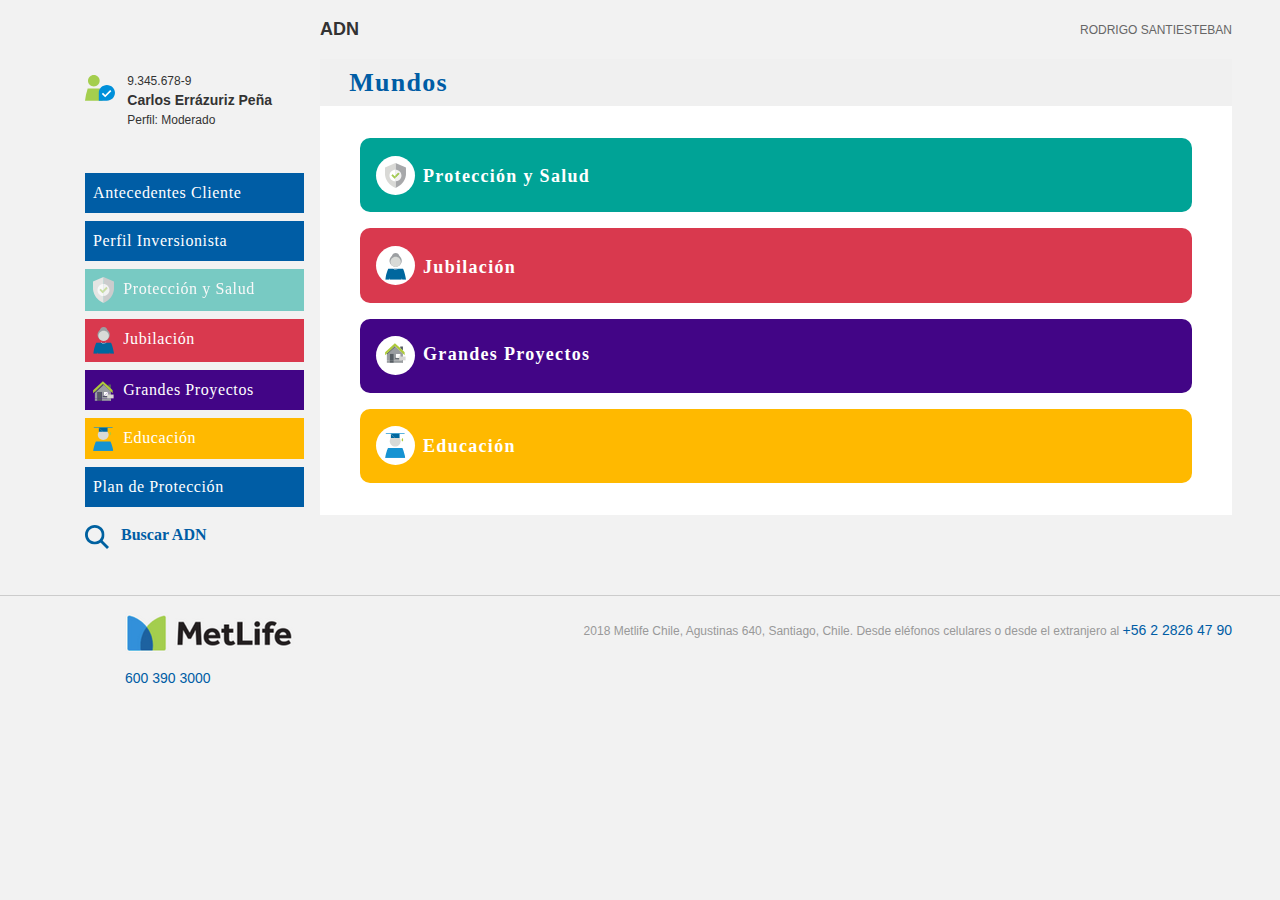
<file: mundos.html>
<html lang="en">
  <head>
    <meta charset="UTF-8"/>
    <meta name="viewport" content="width=device-width, initial-scale=1.0"/>
    <meta http-equiv="X-UA-Compatible" content="ie=edge"/>
    <link rel="stylesheet" href="css/styles.css"/>
    <link rel="stylesheet" href="css/libs/bootstrap.min.css"/>
    <link rel="stylesheet" href="css/libs/owl.carousel.css"/>
    <link rel="stylesheet" href="css/libs/owl.theme.default.css"/>
    <link rel="stylesheet" href="css/libs/progress-tracker.css"/>
    <link rel="stylesheet" href="css/libs/tooltips.css"/>
    <link href="https://fonts.googleapis.com/css?family=Source+Code+Pro:300,400,700" rel="stylesheet"/>
    <link rel="apple-touch-icon" sizes="57x57" href="assets/icons/favicon/apple-icon-57x57.png"/>
    <link rel="apple-touch-icon" sizes="60x60" href="assets/icons/favicon/apple-icon-60x60.png"/>
    <link rel="apple-touch-icon" sizes="72x72" href="assets/icons/favicon/apple-icon-72x72.png"/>
    <link rel="apple-touch-icon" sizes="76x76" href="assets/icons/favicon/apple-icon-76x76.png"/>
    <link rel="apple-touch-icon" sizes="114x114" href="assets/icons/favicon/apple-icon-114x114.png"/>
    <link rel="apple-touch-icon" sizes="120x120" href="assets/icons/favicon/apple-icon-120x120.png"/>
    <link rel="apple-touch-icon" sizes="144x144" href="assets/icons/favicon/apple-icon-144x144.png"/>
    <link rel="apple-touch-icon" sizes="152x152" href="assets/icons/favicon/apple-icon-152x152.png"/>
    <link rel="apple-touch-icon" sizes="180x180" href="assets/icons/favicon/apple-icon-180x180.png"/>
    <link rel="icon" type="image/png" sizes="192x192" href="assets/icons/favicon/android-icon-192x192.png"/>
    <link rel="icon" type="image/png" sizes="32x32" href="assets/icons/favicon/favicon-32x32.png"/>
    <link rel="icon" type="image/png" sizes="96x96" href="assets/icons/favicon/favicon-96x96.png"/>
    <link rel="icon" type="image/png" sizes="16x16" href="assets/icons/favicon/favicon-16x16.png"/>
    <link rel="manifest" href="assets/icons/favicon/manifest.json"/>
    <meta name="msapplication-TileColor" content="#ffffff"/>
    <meta name="msapplication-TileImage" content="/ms-icon-144x144.png"/>
    <meta name="theme-color" content="#ffffff"/>
    <title>Metlife ADN</title>
  </head>
  <body>
    <div class="row">
      <div class="hide-lg full-box header-hide"> 
        <header>
          <div class="box-lupa hide-lg"><a href="home.html"><img src="assets/icons/icon-search-black.svg" alt=""/></a></div>
          <div class="box-adn">
            <p>ADN</p>
          </div>
          <div class="box-user">
            <p>RODRIGO  SANTIESTEBAN</p>
          </div>
        </header>
      </div>
      <div class="col-lg-3 col-sm-12 no-padding">
        <div class="sidebar">
          <div class="hide-sm hide-md">
            <div class="profile">
              <div class="profile-img"><img src="assets/icons/icon-usercheck.svg" alt=""/></div>
              <div class="profile-txt">
                <p class="small-txt">9.345.678-9</p>
                <p class="strong">Carlos Errázuriz Peña</p>
                <p class="small-txt">Perfil: Moderado</p>
              </div>
            </div>
          </div>
          <div class="menu-sidebar">
            <ul class="nav nav-tabs nav-tabs--vertical nav-tabs--left" role="navigation">
              <li class="botonera-tab-menu bg-brand nav-item"><a class="active" href="antecedentes-clientes.html">
                  <p><span class="hide-md hide-sm">Antecedentes </span>Cliente</p></a></li>
              <li class="botonera-tab-menu bg-brand nav-item"><a href="perfil-inversionista.html">
                  <p>Perfil<span class="hide-lg hide-md"><br></span> Invers<span class="hide-lg hide-md">.<br></span><span class="hide-md hide-sm">ionista</span></p></a></li>
              <li class="botonera-tab-menu icon-btn bg-green nav-item item-disable"><a href="proteccion-salud.html"><img src="assets/icons/icon-saludproteccion.svg" alt=""/>
                  <p class="hide-md hide-sm">Protección y Salud</p></a></li>
              <li class="botonera-tab-menu icon-btn bg-pink nav-item"> <a href="jubilacion.html"><img src="assets/icons/icon-jubilacion.svg" alt=""/>
                  <p class="hide-md hide-sm">Jubilación</p></a></li>
              <li class="botonera-tab-menu icon-btn bg-purple nav-item"><a href="grandes-proyectos.html"><img src="assets/icons/icon-grandesproyectos.svg" alt=""/>
                  <p class="hide-md hide-sm">Grandes Proyectos</p></a></li>
              <li class="botonera-tab-menu icon-btn bg-yellow nav-item"><a href="educacion.html"><img src="assets/icons/icon-educacion.svg" alt=""/>
                  <p class="hide-md hide-sm">Educación</p></a></li>
              <li class="botonera-tab-menu bg-brand nav-item"><a href="totales.html">
                  <p>Plan de <span class="hide-sm">Protección</span><span class="hide-md hide-lg">Protecc.</span></p></a></li>
              <li class="botonera-tab-menu nav-item search_button hide-sm hide-md"> <a class="btn-search" href="home.html"><img src="assets/icons/ic_search.svg"/>
                  <p>Buscar ADN</p></a></li>
            </ul>
          </div>
        </div>
      </div>
      <div class="col-lg-9 col-sm-12 no-padding">
        <div class="hide-sm hide-md"> 
          <header>
            <div class="box-lupa hide-lg"><a href="home.html"><img src="assets/icons/icon-search-black.svg" alt=""/></a></div>
            <div class="box-adn">
              <p>ADN</p>
            </div>
            <div class="box-user">
              <p>RODRIGO  SANTIESTEBAN</p>
            </div>
          </header>
        </div>
        <div class="dashboard">
          <div class="dashboard-content">
            <div class="dashboard-tab">
              <div class="dashboard-nav bg-grey">
                <h2>Mundos</h2>
              </div>
              <div class="mundos-menu">
                <div class="big-btn" onclick="window.location.href='proteccion-salud.html'">
                  <div class="borderBtn bg-green">
                    <div class="dash-nav-icon"><img src="assets/icons/icon-saludproteccion.svg"/></div>
                    <h2>Protección y Salud</h2>
                  </div>
                </div>
                <div class="big-btn" onclick="window.location.href='jubilacion.html'">
                  <div class="borderBtn bg-pink">
                    <div class="dash-nav-icon"><img src="assets/icons/icon-jubilacion.svg"/></div>
                    <h2>Jubilación</h2>
                  </div>
                </div>
                <div class="big-btn" onclick="window.location.href='grandes-proyectos.html'">
                  <div class="borderBtn bg-purple">
                    <div class="dash-nav-icon"><img src="assets/icons/icon-grandesproyectos.svg"/></div>
                    <h2>Grandes Proyectos</h2>
                  </div>
                </div>
                <div class="big-btn" onclick="window.location.href='educacion.html'">
                  <div class="borderBtn bg-yellow">
                    <div class="dash-nav-icon"><img src="assets/icons/icon-educacion.svg"/></div>
                    <h2>Educación</h2>
                  </div>
                </div>
              </div>
            </div>
          </div>
        </div>
      </div>
    </div>
    <footer>
      <div class="wrap-container footer-brand hide-md hide-lg">
        <div class="footer-img">
          <div class="row">
            <div class="col-9"><img src="assets/imgs/logo-footer.png" alt=""/></div>
            <div class="col-3"></div>
          </div>
        </div>
        <div class="footer-number-mo">
          <p>600 390 3000</p>
        </div>
        <div class="footer-legal">
          <p>2018 Metlife Chile, Agustinas 640, Santiago, Chile. </p>
          <p>Desde teléfonos celulares o desde el extranjero al </p>
          <p><span>+56 2 2826 47 90</span></p>
        </div>
      </div>
      <div class="wrap-container footer-brand hide-sm">
        <div class="footer-logo"><img src="assets/imgs/logo-footer.png" alt=""/>
          <p>2018 Metlife Chile, Agustinas 640, Santiago, Chile. Desde eléfonos celulares o desde el extranjero al <span>+56 2 2826 47 90</span></p>
        </div>
        <div class="footer-number">
          <p>600 390 3000</p>
        </div>
      </div>
    </footer>
    <script src="js/libs/jquery-3.3.1.min.js"></script>
    <script src="js/libs/bootstrap.min.js"></script>
    <script src="js/libs/owl.carousel.js"></script>
    <script src="js/libs/progress_tracker.js"></script>
    <script src="js/libs/step-form-wizard.js"></script>
    <script src="js/funciones.js"></script>
  </body>
</html>
</file>
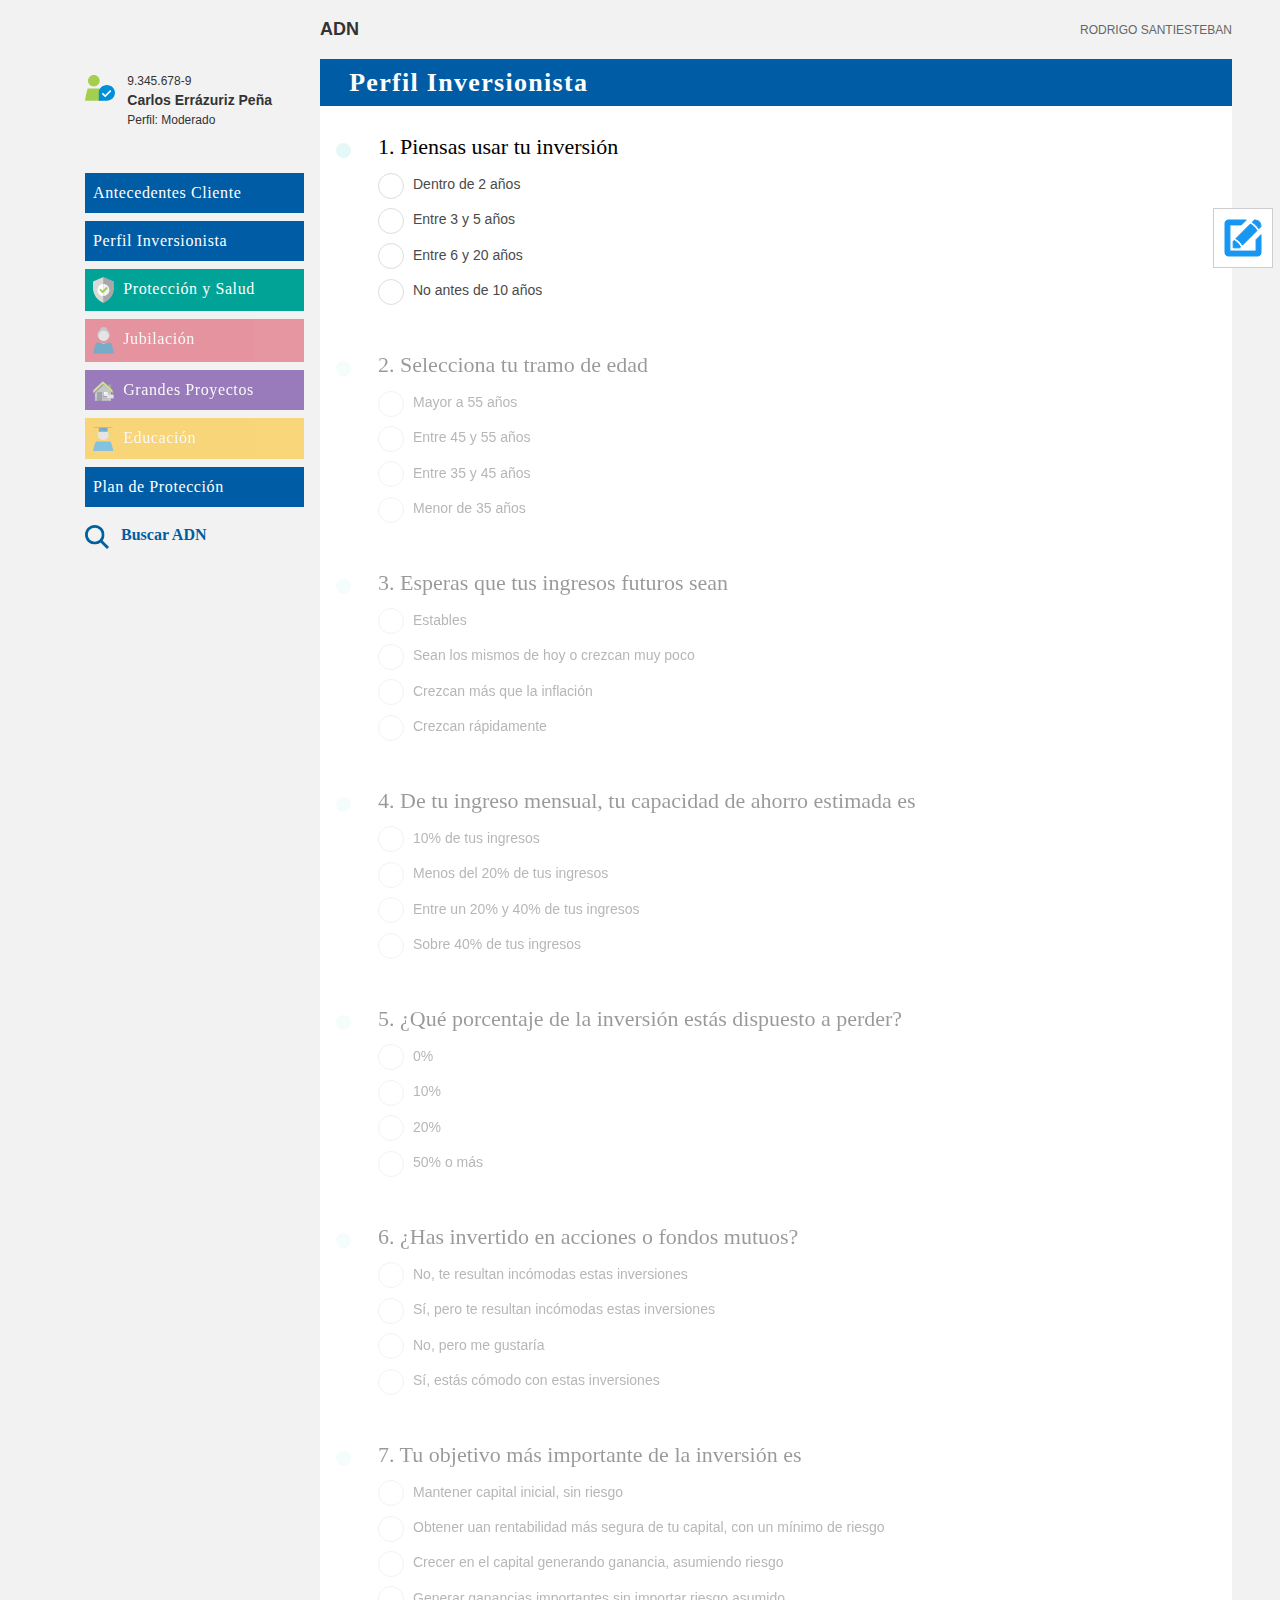
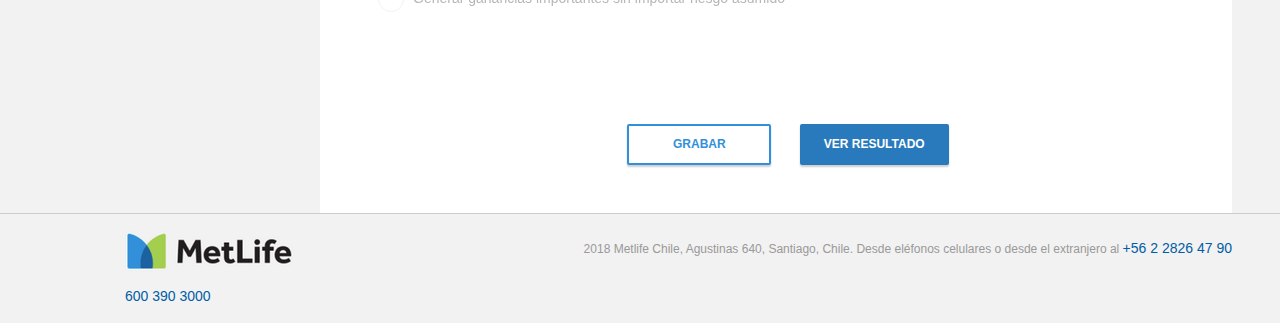
<file: perfil-inversionista.html>
<html lang="en">
  <head>
    <meta charset="UTF-8"/>
    <meta name="viewport" content="width=device-width, initial-scale=1.0"/>
    <meta http-equiv="X-UA-Compatible" content="ie=edge"/>
    <link rel="stylesheet" href="css/styles.css"/>
    <link rel="stylesheet" href="css/libs/bootstrap.min.css"/>
    <link rel="stylesheet" href="css/libs/owl.carousel.css"/>
    <link rel="stylesheet" href="css/libs/owl.theme.default.css"/>
    <link rel="stylesheet" href="css/libs/progress-tracker.css"/>
    <link rel="stylesheet" href="css/libs/tooltips.css"/>
    <link rel="stylesheet" href="css/libs/slick.css"/>
    <link rel="stylesheet" href="css/libs/slick-theme.css"/>
    <link href="https://fonts.googleapis.com/css?family=Source+Code+Pro:300,400,700" rel="stylesheet"/>
    <link rel="apple-touch-icon" sizes="57x57" href="assets/icons/favicon/apple-icon-57x57.png"/>
    <link rel="apple-touch-icon" sizes="60x60" href="assets/icons/favicon/apple-icon-60x60.png"/>
    <link rel="apple-touch-icon" sizes="72x72" href="assets/icons/favicon/apple-icon-72x72.png"/>
    <link rel="apple-touch-icon" sizes="76x76" href="assets/icons/favicon/apple-icon-76x76.png"/>
    <link rel="apple-touch-icon" sizes="114x114" href="assets/icons/favicon/apple-icon-114x114.png"/>
    <link rel="apple-touch-icon" sizes="120x120" href="assets/icons/favicon/apple-icon-120x120.png"/>
    <link rel="apple-touch-icon" sizes="144x144" href="assets/icons/favicon/apple-icon-144x144.png"/>
    <link rel="apple-touch-icon" sizes="152x152" href="assets/icons/favicon/apple-icon-152x152.png"/>
    <link rel="apple-touch-icon" sizes="180x180" href="assets/icons/favicon/apple-icon-180x180.png"/>
    <link rel="icon" type="image/png" sizes="192x192" href="assets/icons/favicon/android-icon-192x192.png"/>
    <link rel="icon" type="image/png" sizes="32x32" href="assets/icons/favicon/favicon-32x32.png"/>
    <link rel="icon" type="image/png" sizes="96x96" href="assets/icons/favicon/favicon-96x96.png"/>
    <link rel="icon" type="image/png" sizes="16x16" href="assets/icons/favicon/favicon-16x16.png"/>
    <link rel="manifest" href="assets/icons/favicon/manifest.json"/>
    <meta name="msapplication-TileColor" content="#ffffff"/>
    <meta name="msapplication-TileImage" content="/ms-icon-144x144.png"/>
    <meta name="theme-color" content="#ffffff"/>
    <title>Metlife ADN</title>
  </head>
  <body>
    <div class="row">
      <div class="hide-lg full-box header-hide"> 
        <header>
          <div class="box-lupa hide-lg"><a href="home.html"><img src="assets/icons/icon-search-black.svg" alt=""/></a></div>
          <div class="box-adn">
            <p>ADN</p>
          </div>
          <div class="box-user">
            <p>RODRIGO  SANTIESTEBAN</p>
          </div>
        </header>
      </div>
      <div class="col-lg-3 col-sm-12 no-padding">
        <div class="sidebar">
          <div class="hide-sm hide-md">
            <div class="profile">
              <div class="profile-img"><img src="assets/icons/icon-usercheck.svg" alt=""/></div>
              <div class="profile-txt">
                <p class="small-txt">9.345.678-9</p>
                <p class="strong">Carlos Errázuriz Peña</p>
                <p class="small-txt">Perfil: Moderado</p>
              </div>
            </div>
          </div>
          <div class="menu-sidebar">
            <ul class="nav nav-tabs nav-tabs--vertical nav-tabs--left" role="navigation">
              <li class="botonera-tab-menu bg-brand nav-item item-disable-mo"> <a href="antecedentes-clientes.html">
                  <p><span class="hide-md hide-sm">Antecedentes </span>Cliente</p></a></li>
              <li class="botonera-tab-menu bg-brand nav-item reduce"><a class="active" href="perfil-inversionista.html">
                  <p>Perfil<span class="hide-lg hide-md"><br></span> Invers<span class="hide-lg hide-md">.<br></span><span class="hide-md hide-sm">ionista</span></p></a></li>
              <li class="botonera-tab-menu icon-btn bg-green nav-item"><a href="proteccion-salud.html"><img src="assets/icons/icon-saludproteccion.svg" alt=""/>
                  <p class="hide-md hide-sm">Protección y Salud</p></a></li>
              <li class="botonera-tab-menu icon-btn bg-pink nav-item item-disable"> <a href="jubilacion.html"><img src="assets/icons/icon-jubilacion.svg" alt=""/>
                  <p class="hide-md hide-sm">Jubilación</p></a></li>
              <li class="botonera-tab-menu icon-btn bg-purple nav-item item-disable"> <a href="grandes-proyectos.html"><img src="assets/icons/icon-grandesproyectos.svg" alt=""/>
                  <p class="hide-md hide-sm">Grandes Proyectos</p></a></li>
              <li class="botonera-tab-menu icon-btn bg-yellow nav-item item-disable"> <a href="educacion.html"><img src="assets/icons/icon-educacion.svg" alt=""/>
                  <p class="hide-md hide-sm">Educación</p></a></li>
              <li class="botonera-tab-menu bg-brand nav-item item-disable-mo"> <a href="totales.html">
                  <p>Plan de <span class="hide-sm">Protección</span><span class="hide-md hide-lg">Protecc.</span></p></a></li>
              <li class="botonera-tab-menu nav-item search_button hide-sm hide-md"> <a class="btn-search" href="home.html"><img src="assets/icons/ic_search.svg"/>
                  <p>Buscar ADN</p></a></li>
            </ul>
          </div>
        </div>
      </div>
      <div class="col-lg-9 col-sm-12 no-padding">
        <div class="hide-sm hide-md"> 
          <header>
            <div class="box-lupa hide-lg"><a href="home.html"><img src="assets/icons/icon-search-black.svg" alt=""/></a></div>
            <div class="box-adn">
              <p>ADN</p>
            </div>
            <div class="box-user">
              <p>RODRIGO  SANTIESTEBAN</p>
            </div>
          </header>
        </div>
        <div class="dashboard">
          <div class="dashboard-content">
            <div class="dashboard-tab">
              <div class="dashboard-nav bg-brand">
                <h2>Perfil Inversionista</h2>
              </div>
              <div class="dashboard-tab_content">
                <div class="content content-perfil">
                  <div class="modal modal-tabla modal-tabla__notas fade" id="modalNotas" tabindex="-1" role="dialog" aria-labelledby="modalNotasLabel" aria-hidden="true">
                    <div class="modal-dialog modal-lg" role="document">
                      <div class="modal-content">
                        <div class="modal-header"><img class="icon-note" src="assets/icons/ic_notas.svg" alt=""/>
                          <h5 class="modal-title" id="exampleModalLabel">Ingresar Notas</h5>
                          <button class="close" type="button" data-dismiss="modal" aria-label="Close"><span aria-hidden="true">×</span></button>
                        </div>
                        <div class="modal-body">
                          <div class="row">
                            <div class="col-12">
                              <textarea name="" cols="30" rows="10" placeholder="Ingrese texto"></textarea>
                            </div>
                            <div class="col-12">
                              <div class="btn-area">
                                <button class="btn-blue" type="button">GRABAR</button>
                              </div>
                            </div>
                          </div>
                          <div class="row">
                            <div class="container-fluid filtros-notas"><span>Ver todo</span>
                              <div class="checkbox-area">
                                <label class="form-check-label" for="checkDepen1"> 
                                  <input class="form-check-input" type="checkbox" name="cbxDep" id="checkDepen1" checked="checked"/><span class="checkmark"></span>
                                </label>
                              </div><span>|</span><span>Ver por mes</span>
                              <div class="iptselect-area">
                                <select name="">
                                  <option value="1">Julio</option>
                                  <option value="1">opcion1</option>
                                  <option value="1">opcion1</option>
                                  <option value="1">opcion1</option>
                                  <option value="1">opcion1</option>
                                  <option value="1">opcion1</option>
                                  <option value="1">opcion1</option>
                                </select>
                              </div>
                            </div>
                          </div>
                          <div class="row">
                            <div class="container-fluid">
                              <div class="accordion accordion__notas" data-faq="most_common">
                                <div class="border-top accordion-item accordion-item__green">
                                  <div class="accordion__title">
                                    <div class="row">
                                      <div class="col-8 col-sm-11"><span class="brand-1st">Protección y Salud</span></div>
                                      <div class="col-4 col-sm-1 no-padding right"><span class="note-number">Notas 0</span></div>
                                    </div>
                                  </div>
                                  <div class="accordion__content">
                                    <table class="table-notas">
                                      <thead class="hide-sm">
                                        <tr>
                                          <th>Fecha</th>
                                          <th>Nota</th>
                                          <th>Asesor</th>
                                          <th>GA</th>
                                        </tr>
                                      </thead>
                                      <tbody> 
                                        <tr>
                                          <td class="width-mo"><span class="circle-item"> </span><span class="hide-sm">20/07/2017</span><span class="hide-md hide-lg grey-text">20/07/2017</span>
                                            <p class="hide-md hide-lg">Va a tener un hijo en 6 meses</p>
                                            <p class="hide-md hide-lg grey-text">Rodrigo Santiesteban</p>
                                            <p class="hide-md hide-lg grey-text">Felipe Godoy</p>
                                          </td>
                                          <td class="hide-sm">Va a tener un hijo en 6 meses y se quiere comprar un auto</td>
                                          <td class="hide-sm">Asesor: Rodrigo Santiesteban</td>
                                          <td class="hide-sm">GA: Felipe Godoy</td>
                                          <td><img src="assets/icons/icon-trash.svg" alt=""/></td>
                                        </tr>
                                        <tr>
                                          <td class="width-mo"><span class="circle-item"> </span><span class="hide-sm">20/07/2017</span><span class="hide-md hide-lg grey-text">20/07/2017</span>
                                            <p class="hide-md hide-lg">Va a tener un hijo en 6 meses</p>
                                            <p class="hide-md hide-lg grey-text">Rodrigo Santiesteban</p>
                                            <p class="hide-md hide-lg grey-text">Felipe Godoy</p>
                                          </td>
                                          <td class="hide-sm">Va a tener un hijo en 6 meses</td>
                                          <td class="hide-sm">Asesor: Rodrigo Santiesteban</td>
                                          <td class="hide-sm">GA: Felipe Godoy</td>
                                          <td><img src="assets/icons/icon-trash.svg" alt=""/></td>
                                        </tr>
                                      </tbody>
                                    </table>
                                  </div>
                                </div>
                                <div class="border-top accordion-item accordion-item__yellow">
                                  <div class="accordion__title">
                                    <div class="row">
                                      <div class="col-8 col-sm-11"><span class="progres brand-1st">Educación</span></div>
                                      <div class="col-4 col-sm-1 no-padding right"><span class="note-number">Notas 2</span></div>
                                    </div>
                                  </div>
                                  <div class="accordion__content">
                                    <table class="table-notas">
                                      <thead class="hide-sm">
                                        <tr>
                                          <th>Fecha</th>
                                          <th>Nota</th>
                                          <th>Asesor</th>
                                          <th>GA</th>
                                        </tr>
                                      </thead>
                                      <tbody> 
                                        <tr>
                                          <td class="width-mo"><span class="circle-item"> </span><span class="hide-sm">20/07/2017</span><span class="hide-md hide-lg grey-text">20/07/2017</span>
                                            <p class="hide-md hide-lg">Va a tener un hijo en 6 meses</p>
                                            <p class="hide-md hide-lg grey-text">Rodrigo Santiesteban</p>
                                            <p class="hide-md hide-lg grey-text">Felipe Godoy</p>
                                          </td>
                                          <td class="hide-sm">Va a tener un hijo en 6 meses</td>
                                          <td class="hide-sm">Asesor: Rodrigo Santiesteban</td>
                                          <td class="hide-sm">GA: Felipe Godoy</td>
                                          <td><img src="assets/icons/icon-trash.svg" alt=""/></td>
                                        </tr>
                                        <tr>
                                          <td class="width-mo"><span class="circle-item"> </span><span class="hide-sm">20/07/2017</span><span class="hide-md hide-lg grey-text">20/07/2017</span>
                                            <p class="hide-md hide-lg">Va a tener un hijo en 6 meses</p>
                                            <p class="hide-md hide-lg grey-text">Rodrigo Santiesteban</p>
                                            <p class="hide-md hide-lg grey-text">Felipe Godoy</p>
                                          </td>
                                          <td class="hide-sm">Va a tener un hijo en 6 meses</td>
                                          <td class="hide-sm">Asesor: Rodrigo Santiesteban</td>
                                          <td class="hide-sm">GA: Felipe Godoy</td>
                                          <td><img src="assets/icons/icon-trash.svg" alt=""/></td>
                                        </tr>
                                      </tbody>
                                    </table>
                                  </div>
                                </div>
                                <div class="border-top accordion-item accordion-item__purple">
                                  <div class="accordion__title">
                                    <div class="row">
                                      <div class="col-8 col-sm-11"><span class="progres brand-1st">Grandes Proyectos</span></div>
                                      <div class="col-4 col-sm-1 no-padding right"><span class="note-number">Notas 2</span></div>
                                    </div>
                                  </div>
                                  <div class="accordion__content">
                                    <table class="table-notas">
                                      <thead class="hide-sm">
                                        <tr>
                                          <th>Fecha</th>
                                          <th>Nota</th>
                                          <th>Asesor</th>
                                          <th>GA</th>
                                        </tr>
                                      </thead>
                                      <tbody> 
                                        <tr>
                                          <td class="width-mo"><span class="circle-item"> </span><span class="hide-sm">20/07/2017</span><span class="hide-md hide-lg grey-text">20/07/2017</span>
                                            <p class="hide-md hide-lg">Va a tener un hijo en 6 meses</p>
                                            <p class="hide-md hide-lg grey-text">Rodrigo Santiesteban</p>
                                            <p class="hide-md hide-lg grey-text">Felipe Godoy</p>
                                          </td>
                                          <td class="hide-sm">Va a tener un hijo en 6 meses</td>
                                          <td class="hide-sm">Asesor: Rodrigo Santiesteban</td>
                                          <td class="hide-sm">GA: Felipe Godoy</td>
                                          <td><img src="assets/icons/icon-trash.svg" alt=""/></td>
                                        </tr>
                                        <tr>
                                          <td class="width-mo"><span class="circle-item"> </span><span class="hide-sm">20/07/2017</span><span class="hide-md hide-lg grey-text">20/07/2017</span>
                                            <p class="hide-md hide-lg">Va a tener un hijo en 6 meses</p>
                                            <p class="hide-md hide-lg grey-text">Rodrigo Santiesteban</p>
                                            <p class="hide-md hide-lg grey-text">Felipe Godoy</p>
                                          </td>
                                          <td class="hide-sm">Va a tener un hijo en 6 meses</td>
                                          <td class="hide-sm">Asesor: Rodrigo Santiesteban</td>
                                          <td class="hide-sm">GA: Felipe Godoy</td>
                                          <td><img src="assets/icons/icon-trash.svg" alt=""/></td>
                                        </tr>
                                      </tbody>
                                    </table>
                                  </div>
                                </div>
                                <div class="border-top accordion-item accordion-item__red">
                                  <div class="accordion__title">
                                    <div class="row">
                                      <div class="col-8 col-sm-11"><span class="progres brand-1st">Jubilación</span></div>
                                      <div class="col-4 col-sm-1 no-padding right"><span class="note-number">Notas 0</span></div>
                                    </div>
                                  </div>
                                  <div class="accordion__content">
                                    <table class="table-notas">
                                      <thead class="hide-sm">
                                        <tr>
                                          <th>Fecha</th>
                                          <th>Nota</th>
                                          <th>Asesor</th>
                                          <th>GA</th>
                                        </tr>
                                      </thead>
                                      <tbody> 
                                        <tr>
                                          <td class="width-mo"><span class="circle-item"> </span><span class="hide-sm">20/07/2017</span><span class="hide-md hide-lg grey-text">20/07/2017</span>
                                            <p class="hide-md hide-lg">Va a tener un hijo en 6 meses</p>
                                            <p class="hide-md hide-lg grey-text">Rodrigo Santiesteban</p>
                                            <p class="hide-md hide-lg grey-text">Felipe Godoy</p>
                                          </td>
                                          <td class="hide-sm">Va a tener un hijo en 6 meses</td>
                                          <td class="hide-sm">Asesor: Rodrigo Santiesteban</td>
                                          <td class="hide-sm">GA: Felipe Godoy</td>
                                          <td><img src="assets/icons/icon-trash.svg" alt=""/></td>
                                        </tr>
                                        <tr>
                                          <td class="width-mo"><span class="circle-item"> </span><span class="hide-sm">20/07/2017</span><span class="hide-md hide-lg grey-text">20/07/2017</span>
                                            <p class="hide-md hide-lg">Va a tener un hijo en 6 meses</p>
                                            <p class="hide-md hide-lg grey-text">Rodrigo Santiesteban</p>
                                            <p class="hide-md hide-lg grey-text">Felipe Godoy</p>
                                          </td>
                                          <td class="hide-sm">Va a tener un hijo en 6 meses</td>
                                          <td class="hide-sm">Asesor: Rodrigo Santiesteban</td>
                                          <td class="hide-sm">GA: Felipe Godoy</td>
                                          <td><img src="assets/icons/icon-trash.svg" alt=""/></td>
                                        </tr>
                                      </tbody>
                                    </table>
                                  </div>
                                </div>
                              </div>
                            </div>
                          </div>
                        </div>
                      </div>
                    </div>
                  </div>
                  <div class="notas-container">
                    <button class="btn-rounded" type="button" data-toggle="modal" data-target="#modalNotas"></button>
                  </div>
                  <div class="perfil-desk">
                    <div class="perfil-step1 hide-sm">
                      <div class="verticalTracker">
                        <ul class="progress-tracker progress-tracker--vertical">
                          <li class="progress-step pro-step-1"><span class="progress-marker"></span><span class="progress-text">
                              <h4 class="progress-title">1. Piensas usar tu inversión </h4>
                              <div class="rbtn-group">
                                <div class="rdbtn-area">
                                  <input type="radio" name="timeRbx" id="time1"/>
                                  <label class="check" for="time1"> 
                                    <p>Dentro de 2 años</p>
                                  </label>
                                </div>
                                <div class="rdbtn-area">
                                  <input type="radio" name="timeRbx" id="time2"/>
                                  <label class="check" for="time2"> 
                                    <p>Entre 3 y 5 años</p>
                                  </label>
                                </div>
                                <div class="rdbtn-area">
                                  <input type="radio" name="timeRbx" id="time3"/>
                                  <label class="check" for="time3"> 
                                    <p>Entre 6 y 20 años</p>
                                  </label>
                                </div>
                                <div class="rdbtn-area">
                                  <input type="radio" name="timeRbx" id="time4"/>
                                  <label class="check" for="time4"> 
                                    <p>No antes de 10 años</p>
                                  </label>
                                </div>
                              </div></span></li>
                          <li class="progress-step pro-step-2"><span class="progress-marker"></span><span class="progress-text">
                              <h4 class="progress-title">2. Selecciona tu tramo de edad</h4>
                              <div class="rbtn-group">
                                <div class="rdbtn-area">
                                  <input type="radio" name="ageRbx" id="age1"/>
                                  <label class="check" for="age1"> 
                                    <p>Mayor a 55 años</p>
                                  </label>
                                </div>
                                <div class="rdbtn-area">
                                  <input type="radio" name="ageRbx" id="age2"/>
                                  <label class="check" for="age2"> 
                                    <p>Entre 45 y 55 años</p>
                                  </label>
                                </div>
                                <div class="rdbtn-area">
                                  <input type="radio" name="ageRbx" id="age3"/>
                                  <label class="check" for="age3"> 
                                    <p>Entre 35 y 45 años</p>
                                  </label>
                                </div>
                                <div class="rdbtn-area">
                                  <input type="radio" name="ageRbx" id="age4"/>
                                  <label class="check" for="age4"> 
                                    <p>Menor de 35 años</p>
                                  </label>
                                </div>
                              </div></span></li>
                          <li class="progress-step pro-step-3"><span class="progress-marker"></span><span class="progress-text">
                              <h4 class="progress-title">3. Esperas que tus ingresos futuros sean</h4>
                              <div class="rbtn-group">
                                <div class="rdbtn-area">
                                  <input type="radio" name="ingresosRbx" id="ingresos1"/>
                                  <label class="check" for="ingresos1"> 
                                    <p>Estables</p>
                                  </label>
                                </div>
                                <div class="rdbtn-area">
                                  <input type="radio" name="ingresosRbx" id="ingresos2"/>
                                  <label class="check" for="ingresos2"> 
                                    <p>Sean los mismos de hoy o crezcan muy poco</p>
                                  </label>
                                </div>
                                <div class="rdbtn-area">
                                  <input type="radio" name="ingresosRbx" id="ingresos3"/>
                                  <label class="check" for="ingresos3"> 
                                    <p>Crezcan más que la inflación</p>
                                  </label>
                                </div>
                                <div class="rdbtn-area">
                                  <input type="radio" name="ingresosRbx" id="ingresos4"/>
                                  <label class="check" for="ingresos4"> 
                                    <p>Crezcan rápidamente</p>
                                  </label>
                                </div>
                              </div></span></li>
                          <li class="progress-step pro-step-4"><span class="progress-marker"></span><span class="progress-text">
                              <h4 class="progress-title">4. De tu ingreso mensual, tu capacidad de ahorro estimada es</h4>
                              <div class="rbtn-group">
                                <div class="rdbtn-area">
                                  <input type="radio" name="porcentajeRbx" id="porcentaje1"/>
                                  <label class="check" for="porcentaje1"> 
                                    <p>10% de tus ingresos</p>
                                  </label>
                                </div>
                                <div class="rdbtn-area">
                                  <input type="radio" name="porcentajeRbx" id="porcentaje2"/>
                                  <label class="check" for="porcentaje2"> 
                                    <p>Menos del 20% de tus ingresos</p>
                                  </label>
                                </div>
                                <div class="rdbtn-area">
                                  <input type="radio" name="porcentajeRbx" id="porcentaje3"/>
                                  <label class="check" for="porcentaje3"> 
                                    <p>Entre un 20% y 40% de tus ingresos</p>
                                  </label>
                                </div>
                                <div class="rdbtn-area">
                                  <input type="radio" name="porcentajeRbx" id="porcentaje4"/>
                                  <label class="check" for="porcentaje4"> 
                                    <p>Sobre 40% de tus ingresos</p>
                                  </label>
                                </div>
                              </div></span></li>
                          <li class="progress-step pro-step-5"><span class="progress-marker"></span><span class="progress-text">
                              <h4 class="progress-title">5. ¿Qué porcentaje de la inversión estás dispuesto a perder?</h4>
                              <div class="rbtn-group">
                                <div class="rdbtn-area">
                                  <input type="radio" name="inversionRbx" id="inversion1"/>
                                  <label class="check" for="inversion1"> 
                                    <p>0%</p>
                                  </label>
                                </div>
                                <div class="rdbtn-area">
                                  <input type="radio" name="inversionRbx" id="inversion2"/>
                                  <label class="check" for="inversion2"> 
                                    <p>10%</p>
                                  </label>
                                </div>
                                <div class="rdbtn-area">
                                  <input type="radio" name="inversionRbx" id="inversion3"/>
                                  <label class="check" for="inversion3"> 
                                    <p>20%</p>
                                  </label>
                                </div>
                                <div class="rdbtn-area">
                                  <input type="radio" name="inversionRbx" id="inversion4"/>
                                  <label class="check" for="inversion4"> 
                                    <p>50% o más</p>
                                  </label>
                                </div>
                              </div></span></li>
                          <li class="progress-step pro-step-6"><span class="progress-marker"></span><span class="progress-text">
                              <h4 class="progress-title">6. ¿Has invertido en acciones o fondos mutuos?</h4>
                              <div class="rbtn-group">
                                <div class="rdbtn-area">
                                  <input type="radio" name="fondosRbx" id="fondos1"/>
                                  <label class="check" for="fondos1"> 
                                    <p>No, te resultan incómodas estas inversiones</p>
                                  </label>
                                </div>
                                <div class="rdbtn-area">
                                  <input type="radio" name="fondosRbx" id="fondos2"/>
                                  <label class="check" for="fondos2"> 
                                    <p>Sí, pero te resultan incómodas estas inversiones</p>
                                  </label>
                                </div>
                                <div class="rdbtn-area">
                                  <input type="radio" name="fondosRbx" id="fondos3"/>
                                  <label class="check" for="fondos3"> 
                                    <p>No, pero me gustaría</p>
                                  </label>
                                </div>
                                <div class="rdbtn-area">
                                  <input type="radio" name="fondosRbx" id="fondos4"/>
                                  <label class="check" for="fondos4"> 
                                    <p>Sí, estás cómodo con estas inversiones</p>
                                  </label>
                                </div>
                              </div></span></li>
                          <li class="progress-step pro-step-7"><span class="progress-marker"></span><span class="progress-text">
                              <h4 class="progress-title">7. Tu objetivo más importante de la inversión es</h4>
                              <div class="rbtn-group">
                                <div class="rdbtn-area">
                                  <input type="radio" name="capitalRbx" id="capital1"/>
                                  <label class="check" for="capital1"> 
                                    <p>Mantener capital inicial, sin riesgo</p>
                                  </label>
                                </div>
                                <div class="rdbtn-area">
                                  <input type="radio" name="capitalRbx" id="capital2"/>
                                  <label class="check" for="capital2"> 
                                    <p>Obtener uan rentabilidad más segura de tu capital, con un mínimo de riesgo</p>
                                  </label>
                                </div>
                                <div class="rdbtn-area">
                                  <input type="radio" name="capitalRbx" id="capital3"/>
                                  <label class="check" for="capital3"> 
                                    <p>Crecer en el capital generando ganancia, asumiendo riesgo</p>
                                  </label>
                                </div>
                                <div class="rdbtn-area">
                                  <input type="radio" name="capitalRbx" id="capital4"/>
                                  <label class="check" for="capital4"> 
                                    <p>Generar ganancias importantes sin importar riesgo asumido</p>
                                  </label>
                                </div>
                              </div></span></li>
                        </ul>
                      </div><br/><br/>
                      <div class="btn-area center-double center btn-area-double"> 
                        <button class="btn-blue_outline" href="#" disable="disable">GRABAR</button>
                        <button class="btn-perfil-desk_step1 btn-blue" href="#" disable="disable">VER RESULTADO</button>
                      </div>
                    </div>
                    <div class="perfil-step2 hide hide-sm center">
                      <div class="menu-perfiles">
                        <ul class="hide-sm nav nav-tabs" role="navigation">
                          <li class="nav-item"><a href="#dep1-b" data-toggle="tab" role="tab" aria-controls="dep1">
                              <div class="box-perfiles">
                                <div class="box-perfiles_img">
                                  <svg width="70px" height="70px" viewbox="0 0 70 70" version="1.1" xmlns="http://www.w3.org/2000/svg" xmlns:xlink="http://www.w3.org/1999/xlink">
                                    <!-- Generator: Sketch 49.1 (51147) - http://www.bohemiancoding.com/sketch-->
                                    <title>money</title>
                                    <desc>Created with Sketch.</desc>
                                    <defs></defs>
                                    <g id="mobile" stroke="none" stroke-width="1" fill="none" fill-rule="evenodd">
                                      <g id="009_Dskt" transform="translate(-444.000000, -162.000000)" fill="#CECCCF" fill-rule="nonzero">
                                        <g id="money" transform="translate(444.000000, 162.000000)">
                                          <path id="Shape" d="M14.6463654,0.0137524558 C9.06286837,0.0137524558 4.5108055,4.55206287 4.5108055,10.1355599 C4.5108055,15.7328094 9.06286837,20.2848723 14.6463654,20.2848723 C20.2436149,20.2848723 24.7819253,15.7328094 24.7819253,10.1493124 C24.7819253,4.55206287 20.2298625,0.0137524558 14.6463654,0.0137524558 Z M14.6463654,18.043222 C10.2868369,18.043222 6.7524558,14.5088409 6.7524558,10.1493124 C6.76620825,5.78978389 10.3005894,2.25540275 14.6463654,2.25540275 C18.9921415,2.25540275 22.540275,5.78978389 22.540275,10.1493124 C22.540275,14.4950884 19.0058939,18.043222 14.6463654,18.043222 Z"></path>
                                          <path id="Shape" d="M45.0667976,12.3909627 C36.6365422,12.3909627 29.1827112,16.6267191 24.6994106,23.0766208 C23.0628684,22.0039293 21.1237721,21.4125737 19.1434185,21.4125737 L10.1355599,21.4125737 C4.55206287,21.4125737 0,25.9646365 0,31.5481336 L0,49.5776031 L4.5108055,49.5776031 L4.5108055,69.8624754 L24.7956778,69.8624754 L24.7956778,51.4066798 C29.2789784,57.7878193 36.7053045,61.9685658 45.0805501,61.9685658 C58.7504912,61.9685658 69.8762279,50.8428291 69.8762279,37.172888 C69.8624754,23.5166994 58.7367387,12.3909627 45.0667976,12.3909627 Z M22.540275,67.6070727 L15.7740668,67.6070727 L15.7740668,51.8330059 L13.518664,51.8330059 L13.518664,67.6070727 L6.76620825,67.6070727 L6.76620825,47.3222004 L2.25540275,47.3222004 L2.25540275,31.5481336 C2.25540275,27.2023576 5.78978389,23.654224 10.1493124,23.654224 L19.1571709,23.654224 C20.7111984,23.654224 22.2102161,24.1355599 23.502947,24.9882122 C21.453831,28.5913556 20.2848723,32.7445972 20.2848723,37.172888 C20.2848723,40.8447937 21.0962672,44.3379175 22.540275,47.4872299 L22.540275,67.6070727 Z M45.0667976,59.7269155 C32.6345776,59.7269155 22.5265226,49.6188605 22.5265226,37.1866405 C22.5265226,24.7544204 32.6345776,14.6463654 45.0667976,14.6463654 C57.4990177,14.6463654 67.6070727,24.7544204 67.6070727,37.1866405 C67.6070727,49.6051081 57.4990177,59.7269155 45.0667976,59.7269155 Z"></path>
                                          <path id="Shape" d="M45.0667976,18.0294695 C34.5049116,18.0294695 25.9096267,26.6247544 25.9096267,37.1866405 C25.9096267,47.7485265 34.5049116,56.3438114 45.0667976,56.3438114 C55.6286837,56.3438114 64.2239686,47.7485265 64.2239686,37.1866405 C64.2239686,26.6247544 55.6286837,18.0294695 45.0667976,18.0294695 Z M45.0667976,54.0884086 C35.7426326,54.0884086 28.1650295,46.5108055 28.1650295,37.1866405 C28.1650295,27.8624754 35.7563851,20.2848723 45.0667976,20.2848723 C54.3772102,20.2848723 61.9685658,27.8624754 61.9685658,37.1866405 C61.9685658,46.5108055 54.3909627,54.0884086 45.0667976,54.0884086 Z"></path>
                                          <path id="Shape" d="M45.0667976,35.3988212 C43.5815324,35.3988212 42.3850688,34.1886051 42.3850688,32.7170923 C42.3850688,31.2318271 43.5952849,30.0353635 45.0667976,30.0353635 C45.8094303,30.0353635 46.5108055,30.3379175 47.0196464,30.8742633 C47.6935167,31.589391 48.8349705,31.6306483 49.5500982,30.956778 C50.2652259,30.2829077 50.3064833,29.1414538 49.632613,28.4263261 C48.8762279,27.6149312 47.913556,27.0373281 46.8546169,26.7210216 L46.8546169,25.4695481 C46.8546169,24.4793713 46.0569745,23.6817289 45.0667976,23.6817289 C44.0766208,23.6817289 43.2789784,24.4793713 43.2789784,25.4695481 L43.2789784,26.7072692 C40.6935167,27.4774067 38.7956778,29.8840864 38.7956778,32.7170923 C38.7956778,36.1689587 41.6149312,38.9882122 45.0667976,38.9882122 C46.5520629,38.9882122 47.7485265,40.1984283 47.7485265,41.6699411 C47.7485265,43.1552063 46.5383104,44.3516699 45.0667976,44.3516699 C44.324165,44.3516699 43.6227898,44.0491159 43.1139489,43.5127701 C42.4400786,42.7976424 41.2986248,42.7563851 40.5834971,43.4302554 C39.8683694,44.1041257 39.827112,45.2455796 40.5009823,45.9607073 C41.2573674,46.7721022 42.2200393,47.3497053 43.2789784,47.6660118 L43.2789784,48.9174853 C43.2789784,49.9076621 44.0766208,50.7053045 45.0667976,50.7053045 C46.0569745,50.7053045 46.8546169,49.9076621 46.8546169,48.9174853 L46.8546169,47.6797642 C49.4400786,46.9096267 51.3379175,44.502947 51.3379175,41.6699411 C51.3379175,38.2043222 48.5324165,35.3988212 45.0667976,35.3988212 Z"></path>
                                        </g>
                                      </g>
                                    </g>
                                  </svg>
                                </div>
                                <div class="box-perfiles_info">
                                  <p>MUY CONSERVADOR</p>
                                </div>
                              </div></a></li>
                          <li class="nav-item"><a href="#dep2-b" data-toggle="tab" role="tab" aria-controls="dep2">
                              <div class="box-perfiles">
                                <div class="box-perfiles_img">
                                  <svg width="32px" height="70px" viewbox="0 0 32 70" version="1.1" xmlns="http://www.w3.org/2000/svg" xmlns:xlink="http://www.w3.org/1999/xlink">
                                    <!-- Generator: Sketch 49.1 (51147) - http://www.bohemiancoding.com/sketch-->
                                    <title>004-man</title>
                                    <desc>Created with Sketch.</desc>
                                    <defs></defs>
                                    <g id="mobile" stroke="none" stroke-width="1" fill="none" fill-rule="evenodd">
                                      <g id="009_Dskt" transform="translate(-594.000000, -162.000000)" fill="#CECCCF" fill-rule="nonzero">
                                        <g id="004-man" transform="translate(594.000000, 162.000000)">
                                          <path id="Shape" d="M24.6612121,70 L7.15484848,70 C6.56939394,70 6.09424242,69.5248485 6.09424242,68.9393939 L6.09424242,48.3615152 L5.85454545,48.3615152 C2.73636364,48.3615152 0.201515152,45.8266667 0.201515152,42.7084848 L0.201515152,29.0436364 C0.201515152,25.9254545 2.73636364,23.3906061 5.85454545,23.3906061 L25.9615152,23.3906061 C29.079697,23.3906061 31.6145455,25.9254545 31.6145455,29.0436364 L31.6145455,42.7084848 C31.6145455,45.8245455 29.079697,48.3615152 25.9615152,48.3615152 L25.7218182,48.3615152 L25.7218182,68.9393939 C25.7218182,69.5248485 25.2487879,70 24.6612121,70 Z M8.21757576,67.8787879 L23.6027273,67.8787879 L23.6027273,47.3009091 C23.6027273,46.7154545 24.0778788,46.240303 24.6633333,46.240303 L25.9636364,46.240303 C27.9109091,46.240303 29.4954545,44.6557576 29.4954545,42.7084848 L29.4954545,29.0436364 C29.4954545,27.0963636 27.9109091,25.5118182 25.9636364,25.5118182 L5.85454545,25.5118182 C3.90727273,25.5118182 2.32272727,27.0963636 2.32272727,29.0436364 L2.32272727,42.7084848 C2.32272727,44.6557576 3.90727273,46.240303 5.85454545,46.240303 L7.15484848,46.240303 C7.74030303,46.240303 8.21545455,46.7154545 8.21545455,47.3009091 L8.21545455,67.8787879 L8.21757576,67.8787879 Z"></path>
                                          <path id="Shape" d="M15.9090909,20.9193939 C10.1415152,20.9193939 5.44939394,16.2272727 5.44939394,10.459697 C5.44939394,4.69212121 10.1415152,0 15.9090909,0 C21.6787879,0 26.3709091,4.69212121 26.3709091,10.459697 C26.3709091,16.2272727 21.6766667,20.9193939 15.9090909,20.9193939 Z M15.9090909,2.12121212 C11.3124242,2.12121212 7.57060606,5.8630303 7.57060606,10.459697 C7.57060606,15.0563636 11.3124242,18.7981818 15.9090909,18.7981818 C20.5078788,18.7981818 24.249697,15.0563636 24.249697,10.459697 C24.249697,5.8630303 20.5057576,2.12121212 15.9090909,2.12121212 Z"></path>
                                        </g>
                                      </g>
                                    </g>
                                  </svg>
                                </div>
                                <div class="box-perfiles_info">
                                  <p>CONSERVADOR</p>
                                </div>
                              </div></a></li>
                          <li class="nav-item"> <a class="active" href="#dep3-b" data-toggle="tab" role="tab" aria-controls="dep3">
                              <div class="box-perfiles">
                                <div class="box-perfiles_img">
                                  <svg width="70px" height="70px" viewbox="0 0 70 70" version="1.1" xmlns="http://www.w3.org/2000/svg" xmlns:xlink="http://www.w3.org/1999/xlink">
                                    <!-- Generator: Sketch 49.1 (51147) - http://www.bohemiancoding.com/sketch-->
                                    <title>001-presentation</title>
                                    <desc>Created with Sketch.</desc>
                                    <defs></defs>
                                    <g id="mobile" stroke="none" stroke-width="1" fill="none" fill-rule="evenodd">
                                      <g id="009_Dskt" transform="translate(-706.000000, -162.000000)" fill="#CECCCF" fill-rule="nonzero">
                                        <g id="001-presentation" transform="translate(706.000000, 162.000000)">
                                          <path id="Shape" d="M19.2859874,14.9247308 C17.8942999,13.5151282 15.9766714,12.7216965 13.9752511,12.7273022 L13.5943226,12.7273022 C11.594912,12.7233631 9.68006631,13.5166433 8.28977022,14.9247308 C6.98187463,16.2425213 6.28742227,18.0310379 6.37028658,19.86743 L6.51498992,23.1302418 C6.7342093,26.8639311 9.92216613,29.7619188 13.7377892,29.6958626 L13.8317845,29.6958626 C17.6474075,29.7619188 20.8353644,26.8639311 21.0545838,23.1302418 L21.205471,19.86743 C21.2883353,18.0310379 20.5938829,16.2425213 19.2859874,14.9247308 Z M18.5834959,23.0296425 C18.4159121,25.4632674 16.3198781,27.3345057 13.8317845,27.2717826 L13.7377892,27.2717826 C11.2496956,27.3345057 9.15366153,25.4632674 8.98607775,23.0296425 L8.94279042,22.0394058 C11.3004036,21.9365339 13.5641761,21.1040139 15.4086799,19.6613832 C16.1693,20.7637336 17.3174963,21.5529232 18.6342039,21.8782045 L18.5834959,23.0296425 Z M17.0325729,17.3003293 C16.963777,16.7833942 16.5652244,16.367513 16.0431484,16.2676712 C15.5229275,16.1622237 14.9926578,16.3970564 14.7296873,16.8494504 C14.7136091,16.8749032 13.1787643,19.2541378 8.84755831,19.6177498 C8.83689108,18.4947947 9.27764879,17.4128975 10.0744448,16.6058303 C10.9978561,15.673317 12.2683391,15.1483522 13.5943226,15.1513823 L13.9752511,15.1513823 C15.3012346,15.1483522 16.5717175,15.673317 17.4951289,16.6058303 C18.2166359,17.3425992 18.6448712,18.3084436 18.7022269,19.3280722 C17.8463746,18.9532489 17.2255107,18.19936 17.0325729,17.3003293 Z"></path>
                                          <path id="Shape" d="M63.8314448,42.5004884 C62.4397594,41.0908858 60.5221338,40.2974541 58.5207165,40.3030598 L58.1397886,40.3030598 C56.140381,40.2991207 54.2255382,41.0924009 52.8352442,42.5004884 C51.5273505,43.8182789 50.8327446,45.6067955 50.9157634,47.4431876 L51.0604665,50.7059994 C51.2796856,54.4396887 54.4676376,57.3376764 58.2832549,57.2716202 L58.3772501,57.2716202 C62.1928674,57.3376764 65.3808195,54.4396887 65.6000385,50.7059994 L65.7509256,47.4431876 C65.8337897,45.6067955 65.1393384,43.8182789 63.8314448,42.5004884 Z M63.2773679,47.3450124 L63.1289544,50.6054001 C62.9613709,53.0390249 60.8653399,54.9102632 58.3772501,54.8475402 L58.2832549,54.8475402 C55.7951651,54.9102632 53.6991342,53.0390249 53.5315506,50.6054001 L53.3831372,47.3389522 C53.3353666,46.1646369 53.7826167,45.0228952 54.619916,44.1815879 C55.543326,43.2490746 56.8138071,42.7241098 58.1397886,42.7271399 L58.5207165,42.7271399 C59.846698,42.7241098 61.117179,43.2490746 62.040589,44.1815879 C62.8794343,45.0244102 63.326839,46.1687275 63.2773679,47.3450124 Z"></path>
                                          <path id="Shape" d="M35.1019548,17.8810513 C33.8827168,16.6659122 31.9479007,16.6659122 30.7286627,17.8810513 L18.0431326,30.9518098 C17.8297943,31.1716266 17.5403247,31.2951455 17.23864,31.2948528 L5.68144486,31.2948528 C2.5452873,31.2986579 0.00369293916,33.9174342 0,37.1488292 L0,53.539963 C0,55.4798244 1.52617813,57.0523488 3.40886692,57.0523488 C3.79591535,57.0523488 4.18012305,56.9845891 4.54515589,56.8521429 L4.54515589,58.2231441 C4.54515589,58.8697158 5.05392927,59.3939394 5.68144486,59.3939394 L19.3169125,59.3939394 C19.9444281,59.3939394 20.4532015,58.8697158 20.4532015,58.2231441 L20.4532015,39.2398695 C20.4530595,38.9436583 20.5618591,38.658277 20.7577269,38.4413872 L35.1760977,22.463544 C36.3838308,21.1771327 36.3505944,19.1254604 35.1019548,17.8810513 Z M33.553335,20.8263332 C33.549216,20.830431 33.5450969,20.8345288 33.5409779,20.8384802 L19.0896547,36.8479348 C18.5044659,37.4984579 18.1796293,38.3528458 18.1806235,39.2398695 L18.1806235,57.0523488 L6.81773383,57.0523488 L6.81773383,39.4904197 C6.81773383,38.843848 6.30896044,38.3196244 5.68144486,38.3196244 C5.05392927,38.3196244 4.54515589,38.843848 4.54515589,39.4904197 L4.54515589,53.539963 C4.54515589,54.1865347 4.0363825,54.7107583 3.40886692,54.7107583 C2.78135133,54.7107583 2.27257794,54.1865347 2.27257794,53.539963 L2.27257794,37.1488292 C2.27257794,35.2089677 3.79875607,33.6364433 5.68144486,33.6364433 L17.23864,33.6364433 C18.1435521,33.6393703 19.011961,33.2688136 19.6498452,32.6073143 L32.3353753,19.5365558 C32.6812332,19.1984887 33.2235271,19.1984887 33.5693851,19.5365558 C33.9105559,19.8973071 33.9034541,20.4748019 33.553335,20.8263332 Z"></path>
                                          <path id="Shape" d="M11.6666667,33.9393939 C11.080947,33.9393939 10.6060606,34.4821212 10.6060606,35.1515152 L10.6060606,49.6969697 C10.6060606,50.3663636 11.080947,50.9090909 11.6666667,50.9090909 C12.2523864,50.9090909 12.7272727,50.3663636 12.7272727,49.6969697 L12.7272727,35.1515152 C12.7272727,34.4821212 12.2523864,33.9393939 11.6666667,33.9393939 Z"></path>
                                          <path id="Shape" d="M38.3760774,42.5004754 C36.9852063,41.0923867 35.0695685,40.2991058 33.0693309,40.3030449 L32.6882449,40.3030449 C30.6880073,40.2991058 28.7723695,41.0923867 27.3814983,42.5004754 C26.0730617,43.8182671 25.3781675,45.6067852 25.4612207,47.443179 L25.6059839,50.7059936 C25.825294,54.4396862 29.0145695,57.3376765 32.8317708,57.2716202 L32.925805,57.2716202 C36.7430063,57.3376765 39.9322818,54.4396862 40.1515918,50.7059936 L40.296355,47.443179 C40.3794083,45.6067852 39.684514,43.8182671 38.3760774,42.5004754 Z M37.827957,47.3450037 L37.6794819,50.6053942 C37.5118288,53.0390212 35.4149277,54.9102612 32.925805,54.847538 L32.8317708,54.847538 C30.342648,54.9102612 28.245747,53.0390212 28.0780939,50.6053942 L27.9296188,47.3389435 C27.8818284,46.1646271 28.3292642,45.0228844 29.1669111,44.1815764 C30.0907044,43.2490623 31.3617129,42.724097 32.6882449,42.7271271 L33.0693309,42.7271271 C34.3958629,42.724097 35.6668714,43.2490623 36.5906647,44.1815764 C37.4298582,45.0243995 37.8774487,46.1687178 37.827957,47.3450037 Z"></path>
                                          <path id="Shape" d="M38.9069545,59.3939394 L26.8506212,59.3939394 C23.7379545,59.3968561 21.2153295,61.6901515 21.2121212,64.5198485 L21.2121212,68.9393939 C21.2121212,69.5251136 21.7344962,70 22.3787879,70 C23.0230795,70 23.5454545,69.5251136 23.5454545,68.9393939 L23.5454545,64.5198485 C23.5473504,62.8610606 25.0261004,61.516875 26.8506212,61.5151515 L38.9069545,61.5151515 C40.7316212,61.516875 42.2102254,62.8610606 42.2121212,64.5198485 L42.2121212,68.9393939 C42.2121212,69.5251136 42.7344962,70 43.3787879,70 C44.0230795,70 44.5454545,69.5251136 44.5454545,68.9393939 L44.5454545,64.5198485 C44.5422462,61.6901515 42.0196212,59.3968561 38.9069545,59.3939394 Z"></path>
                                          <path id="Shape" d="M64.3615,59.3939394 L52.3051667,59.3939394 C49.1925,59.3968561 46.669875,61.6901515 46.6666667,64.5198485 L46.6666667,68.9393939 C46.6666667,69.5251136 47.1890417,70 47.8333333,70 C48.477625,70 49,69.5251136 49,68.9393939 L49,64.5198485 C49.0018958,62.8610606 50.4806458,61.516875 52.3051667,61.5151515 L64.3615,61.5151515 C66.1861667,61.516875 67.6647708,62.8610606 67.6666667,64.5198485 L67.6666667,68.9393939 C67.6666667,69.5251136 68.1890417,70 68.8333333,70 C69.477625,70 70,69.5251136 70,68.9393939 L70,64.5198485 C69.9967917,61.6901515 67.4741667,59.3968561 64.3615,59.3939394 Z"></path>
                                          <path id="Shape" d="M66.489575,0 L24.7225462,0 C22.7685097,0.0185123967 21.1983788,1.57109504 21.2122119,3.47107438 L21.2122119,20.8264463 C21.2122119,21.4654132 21.7450093,21.9834711 22.4021558,21.9834711 C23.0593022,21.9834711 23.5920996,21.4654132 23.5920996,20.8264463 L23.5920996,6.94214876 L67.6200216,6.94214876 L67.6200216,34.7107438 C67.6353421,35.3333678 67.1299135,35.8507025 66.489575,35.8677686 L25.8827415,35.8677686 C25.225595,35.8677686 24.6927976,36.3858264 24.6927976,37.0247934 C24.6927976,37.6637603 25.225595,38.1818182 25.8827415,38.1818182 L66.489575,38.1818182 C68.4436115,38.1633058 70.0137424,36.6107231 69.9999093,34.7107438 L69.9999093,3.47107438 C70.0137424,1.57109504 68.4436115,0.0185123967 66.489575,0 Z M67.6203609,4.62809917 L23.5917603,4.62809917 L23.5920996,3.47107438 C23.5767791,2.84845041 24.0822077,2.3311157 24.7225462,2.31404959 L66.489575,2.31404959 C67.1299135,2.3311157 67.6353421,2.84845041 67.6200216,3.47107438 L67.6203609,4.62809917 Z"></path>
                                          <path id="Shape" d="M64.6969697,14.8484848 C64.11125,14.8484848 63.6363636,15.3745128 63.6363636,16.02331 L63.6363636,32.7645688 C63.6363636,33.413366 64.11125,33.9393939 64.6969697,33.9393939 C65.2826894,33.9393939 65.7575758,33.413366 65.7575758,32.7645688 L65.7575758,16.02331 C65.7575758,15.3745128 65.2826894,14.8484848 64.6969697,14.8484848 Z"></path>
                                          <path id="Shape" d="M58.3333333,21.2121212 C57.7476136,21.2121212 57.2727273,21.7819848 57.2727273,22.4848485 L57.2727273,32.6666667 C57.2727273,33.3695303 57.7476136,33.9393939 58.3333333,33.9393939 C58.919053,33.9393939 59.3939394,33.3695303 59.3939394,32.6666667 L59.3939394,22.4848485 C59.3939394,21.7819848 58.919053,21.2121212 58.3333333,21.2121212 Z"></path>
                                          <path id="Shape" d="M54.0909091,19.0909091 C53.5051894,19.0909091 53.030303,19.6449432 53.030303,20.3282828 L53.030303,32.7020202 C53.030303,33.3853598 53.5051894,33.9393939 54.0909091,33.9393939 C54.6766288,33.9393939 55.1515152,33.3853598 55.1515152,32.7020202 L55.1515152,20.3282828 C55.1515152,19.6449432 54.6766288,19.0909091 54.0909091,19.0909091 Z"></path>
                                          <path id="Shape" d="M49.8484848,27.5757576 C49.2627652,27.5757576 48.7878788,28.0506439 48.7878788,28.6363636 L48.7878788,32.8787879 C48.7878788,33.4645076 49.2627652,33.9393939 49.8484848,33.9393939 C50.4342045,33.9393939 50.9090909,33.4645076 50.9090909,32.8787879 L50.9090909,28.6363636 C50.9090909,28.0506439 50.4342045,27.5757576 49.8484848,27.5757576 Z"></path>
                                          <path id="Shape" d="M65.2329116,8.6855646 C64.6914222,8.31986116 63.9596161,8.46781296 63.5984268,9.01606984 L59.5752608,15.1250474 L55.8584871,12.3032247 C55.3398298,11.9051569 54.6006585,12.0083652 54.2075042,12.5335046 C54.1627238,12.5933117 54.1236883,12.6571457 54.0908395,12.7244101 L49.5020263,22.0179308 L45.0169151,25.4279812 C44.4961956,25.8233645 44.3907259,26.5711773 44.7812287,27.0984048 C45.1717316,27.6256322 45.9103137,27.73242 46.4310332,27.3370367 L51.1447601,23.7575577 C51.2932425,23.6468921 51.4143264,23.5026689 51.4982897,23.3363723 L55.5791988,15.070162 L59.158096,17.7917593 C59.6786682,18.1871426 60.4173976,18.0805039 60.8079004,17.5532765 C60.8210105,17.5356774 60.8335313,17.5176308 60.8456102,17.4994351 L65.5593372,10.3404771 C65.9205265,9.79222021 65.774401,9.05126805 65.2329116,8.6855646 Z"></path>
                                          <path id="Shape" d="M43.3333333,8.48484848 L28.7878788,8.48484848 C28.1184848,8.48484848 27.5757576,8.95973485 27.5757576,9.54545455 C27.5757576,10.1311742 28.1184848,10.6060606 28.7878788,10.6060606 L43.3333333,10.6060606 C44.0027273,10.6060606 44.5454545,10.1311742 44.5454545,9.54545455 C44.5454545,8.95973485 44.0027273,8.48484848 43.3333333,8.48484848 Z"></path>
                                        </g>
                                      </g>
                                    </g>
                                  </svg>
                                </div>
                                <div class="box-perfiles_info">
                                  <p>MODERADO</p>
                                </div>
                              </div></a></li>
                          <li class="nav-item"> <a href="#dep4-b" data-toggle="tab" role="tab" aria-controls="dep4">
                              <div class="box-perfiles">
                                <div class="box-perfiles_img">
                                  <svg width="70px" height="70px" viewbox="0 0 70 70" version="1.1" xmlns="http://www.w3.org/2000/svg" xmlns:xlink="http://www.w3.org/1999/xlink">
                                    <!-- Generator: Sketch 49.1 (51147) - http://www.bohemiancoding.com/sketch-->
                                    <title>002-goal</title>
                                    <desc>Created with Sketch.</desc>
                                    <defs></defs>
                                    <g id="mobile" stroke="none" stroke-width="1" fill="none" fill-rule="evenodd">
                                      <g id="009_Dskt" transform="translate(-837.000000, -162.000000)" fill="#CECCCF" fill-rule="nonzero">
                                        <g id="002-goal" transform="translate(837.000000, 162.000000)">
                                          <path id="Shape" d="M69.9179669,11.2379931 C69.7994295,10.9380144 69.5619173,10.7004522 69.2618558,10.581744 L43.6006225,0.0817576642 C43.4596315,0.0259035703 43.3090176,-0.00180472702 43.157383,9.11038476e-05 L38.4917042,9.11038476e-05 C37.8475489,9.11038476e-05 37.3252845,0.522465424 37.3252845,1.16675625 L37.3252845,33.8333804 L32.6596057,33.8333804 L32.6596057,28.0000547 C32.6596057,23.4897272 29.0040464,19.8333986 24.4946678,19.8333986 L22.4767618,19.8333986 C26.3540866,16.4378197 26.7451288,10.5412024 23.3502643,6.6630616 C19.9553998,2.78492081 14.060023,2.39365049 10.1826982,5.78937524 C6.30537328,9.18495415 5.91418527,15.0815715 9.3091956,18.9597123 C9.58082559,19.2698994 9.87257632,19.5618573 10.1826982,19.8333986 L8.16493788,19.8333986 C3.65555933,19.8333986 0,23.4897272 0,28.0000547 L0,44.3333667 C0,44.9776576 0.522264419,45.5000319 1.1664197,45.5000319 L6.99851818,45.5000319 L6.99851818,68.8333349 C6.99851818,69.4776257 7.5207826,70 8.16493788,70 L24.4948136,70 C25.1389689,70 25.6612333,69.4776257 25.6612333,68.8333349 L25.6612333,42.0000364 C26.6675619,42.7634729 27.8975515,43.1735557 29.1604924,43.1667016 L37.3254303,43.1667016 L37.3254303,68.8333349 C37.3254303,69.4776257 37.8476947,70 38.49185,70 L43.1575288,70 C43.8016841,70 44.3239485,69.4776257 44.3239485,68.8333349 L44.3239485,22.9483946 L69.2620016,12.7517412 C69.8611039,12.5149081 70.1548959,11.8372215 69.9179669,11.2379931 Z M9.33135758,12.8334077 C9.33135758,8.9673711 12.4646525,5.83341685 16.3298758,5.83341685 C20.195099,5.83341685 23.3283939,8.9673711 23.3283939,12.8334077 C23.3283939,16.6994444 20.195099,19.8333986 16.3298758,19.8333986 C12.4646525,19.8333986 9.33135758,16.6994444 9.33135758,12.8334077 Z M18.1494905,22.1667289 L16.3298758,27.0083893 L14.510261,22.1667289 L18.1494905,22.1667289 Z M37.3254303,40.8333713 L29.1604924,40.8333713 C27.2278808,40.8333713 25.6612333,39.2663942 25.6612333,37.3333758 L25.6612333,28.0000547 L23.3283939,28.0000547 L23.3283939,67.6666697 L17.4962955,67.6666697 L17.4962955,43.1667016 L15.1634561,43.1667016 L15.1634561,67.6666697 L9.33135758,67.6666697 L9.33135758,28.0000547 L6.99851818,28.0000547 L6.99851818,43.1667016 L2.33283939,43.1667016 L2.33283939,28.0000547 C2.33283939,24.7784547 4.94401569,22.1667289 8.16493788,22.1667289 L12.0257871,22.1667289 L15.2334412,30.7417178 C15.4531656,31.3473628 16.1222531,31.6601749 16.7277707,31.4404044 C17.0526186,31.3225712 17.3083561,31.066634 17.4263103,30.7417178 L20.6339644,22.1667289 L24.4948136,22.1667289 C27.7157358,22.1667289 30.3269121,24.7784547 30.3269121,28.0000547 L30.3269121,35.0000456 C30.3269121,35.6443364 30.8491765,36.1667107 31.4933318,36.1667107 L37.3254303,36.1667107 L37.3254303,40.8333713 Z M41.9911091,67.6666697 L39.6582697,67.6666697 L39.6582697,2.3334214 L41.9911091,2.3334214 L41.9911091,67.6666697 Z M44.3239485,20.4283979 L44.3239485,2.92842063 L65.7394141,11.6667426 L44.3239485,20.4283979 Z"></path>
                                        </g>
                                      </g>
                                    </g>
                                  </svg>
                                </div>
                                <div class="box-perfiles_info">
                                  <p>ARRIESGADO</p>
                                </div>
                              </div></a></li>
                          <li class="nav-item"> <a href="#dep5-b" data-toggle="tab" role="tab" aria-controls="dep5">
                              <div class="box-perfiles">
                                <div class="box-perfiles_img">
                                  <svg width="70px" height="70px" viewbox="0 0 70 70" version="1.1" xmlns="http://www.w3.org/2000/svg" xmlns:xlink="http://www.w3.org/1999/xlink">
                                    <!-- Generator: Sketch 49.1 (51147) - http://www.bohemiancoding.com/sketch-->
                                    <title>003-leadership</title>
                                    <desc>Created with Sketch.</desc>
                                    <defs></defs>
                                    <g id="mobile" stroke="none" stroke-width="1" fill="none" fill-rule="evenodd">
                                      <g id="009_Dskt" transform="translate(-968.000000, -162.000000)" fill="#CECCCF" fill-rule="nonzero">
                                        <g id="003-leadership" transform="translate(968.000000, 162.000000)">
                                          <path id="Shape" d="M54.8333965,34.6432023 C54.8333965,32.9235455 53.6025683,31.4722204 51.9085754,31.1910554 L48.0469248,30.5470591 L48.7889217,26.8335803 L58.3333819,26.8335803 L58.3333819,33.8335403 L60.6667056,33.8335403 L60.6667056,25.6669203 L60.6667056,21.0002804 L60.6667056,11.2213363 L69.354836,6.8766945 C69.7503344,6.67952896 70,6.2758646 70,5.83370047 C70,5.39153633 69.7503344,4.98787197 69.354836,4.78953977 L60.0215416,0.122899808 C59.6587098,-0.0567658308 59.2293782,-0.0392659309 58.8863796,0.174232848 C58.5433811,0.387731626 58.3333819,0.762229483 58.3333819,1.1670605 L58.3333819,10.5003404 L58.3333819,19.8336204 L49.5367519,19.8336204 C50.6497473,18.5934608 51.3334111,16.9613035 51.3334111,15.1669804 C51.3334111,11.3065025 48.1939242,8.16702045 44.3334403,8.16702045 C40.4729564,8.16702045 37.3334694,11.3065025 37.3334694,15.1669804 C37.3334694,17.2623017 38.2632989,19.1406243 39.7262928,20.4239503 L29.6755014,29.3582325 L23.1503619,32.6202139 L19.8043758,32.0625504 C21.2498698,30.7792244 22.166866,28.9137351 22.166866,26.8335803 C22.166866,22.9731024 19.0273791,19.8336204 15.1668951,19.8336204 C11.3064112,19.8336204 8.1669243,22.9731024 8.1669243,26.8335803 C8.1669243,28.9627348 9.12592031,30.8702239 10.630914,32.1547165 C10.6145808,32.187383 10.5912475,32.2130495 10.5784143,32.2468827 L6.96176266,41.6501622 C6.30026542,43.373319 6.47876467,45.2598082 7.45292728,46.8266326 C7.63842651,47.1252975 7.85425894,47.394796 8.08292465,47.6502945 L4.90727122,52.9434309 L0.342123574,57.5085715 C-0.114041191,57.9647355 -0.114041191,58.7020646 0.342123574,59.1582287 L3.84210899,62.6582087 C4.06960804,62.8857074 4.36827347,63.0000401 4.66693889,63.0000401 C4.96560431,63.0000401 5.26426973,62.8857074 5.49176878,62.6582087 L11.3250778,56.8249087 C11.3799109,56.7700757 11.4289107,56.710576 11.4709105,56.6475764 L15.9520585,49.9252815 L17.5002187,50.0652807 L17.5002187,54.8334201 L16.3335569,54.8334201 C15.688393,54.8334201 15.1668951,55.3549171 15.1668951,56.0000801 L15.1668951,64.4046987 L0.904454565,67.6958465 C0.374790105,67.8183458 0.000291665451,68.2896765 0.000291665451,68.83334 L0,70 L2.33361528,70 L2.33361528,69.7620014 L16.5960558,66.4708535 C17.1257203,66.3483542 17.5002187,65.8770236 17.5002187,65.33336 L17.5002187,57.1667401 L18.6668806,57.1667401 L24.5001896,57.1667401 L35.0001458,57.1667401 C35.3303111,57.1667401 35.6464765,57.0267409 35.8669756,56.7805756 L46.0192666,45.5001402 L47.8334257,45.5001402 L53.6667347,45.5001402 L70,45.5001402 L70,43.1668202 L54.8333965,43.1668202 L54.8333965,34.6432023 Z M60.6667056,3.05471637 L66.2246824,5.83370047 L60.6667056,8.61268457 L60.6667056,3.05471637 Z M39.6667931,15.1669804 C39.6667931,12.5933285 41.7597843,10.5003404 44.3334403,10.5003404 C46.9070962,10.5003404 49.0000875,12.5933285 49.0000875,15.1669804 C49.0000875,17.7406323 46.9070962,19.8336204 44.3334403,19.8336204 C41.7597843,19.8336204 39.6667931,17.7406323 39.6667931,15.1669804 Z M38.0217999,25.0602571 L36.2473073,29.6732307 L32.9514877,32.1582165 L31.8664922,30.5307258 L38.0217999,25.0602571 Z M10.5002479,26.8335803 C10.5002479,24.2599284 12.5932392,22.1669403 15.1668951,22.1669403 C17.7405511,22.1669403 19.8335424,24.2599284 19.8335424,26.8335803 C19.8335424,29.4072323 17.7405511,31.5002203 15.1668951,31.5002203 C12.5932392,31.5002203 10.5002479,29.4072323 10.5002479,26.8335803 Z M9.59375169,55.2569177 L4.66693889,60.1837228 L2.81661326,58.3334001 L6.65843059,54.4915887 C6.72609697,54.4239225 6.78443006,54.3492562 6.83342986,54.26759 L9.96591681,49.0467866 C10.5597477,49.3186183 11.2025783,49.4936173 11.8769088,49.5554503 L13.3072362,49.6849496 L9.59375169,55.2569177 Z M23.3335278,54.8334201 L19.8335424,54.8334201 L19.8335424,49.0001202 C19.8335424,48.3957903 19.3727109,47.8929598 18.7730468,47.8381268 L12.0892413,47.2302969 C10.9867459,47.1299642 10.0195833,46.5338009 9.43391903,45.593473 C8.84942146,44.653145 8.74208857,43.5226515 9.13992025,42.4889907 L12.4684064,33.8335403 L16.236724,33.8335403 L23.1421952,34.983867 C23.3860276,35.0235335 23.6356932,34.9862003 23.8550256,34.8765343 L29.9333336,31.837385 L31.0019958,33.4403758 L24.1898575,37.3335202 L18.6668806,37.3335202 C18.1313828,37.3335202 17.6658847,37.6975182 17.5352186,38.2178485 L16.3685568,42.8844885 C16.2892238,43.2006533 16.3452236,43.5343181 16.5248895,43.8061499 C16.7022221,44.0779816 16.9868876,44.2646472 17.3088862,44.3171469 L22.3593652,45.1594755 C22.9228628,45.2528083 23.3335278,45.7369722 23.3335278,46.3098022 L23.3335278,54.8334201 Z M46.6667639,43.1668202 L45.5001021,43.1668202 C45.1699368,43.1668202 44.8537714,43.3068194 44.6332724,43.5529847 L34.4809813,54.8334201 L25.6668514,54.8334201 L25.6668514,46.3098022 C25.6668514,44.5901454 24.4360232,43.1388204 22.7420302,42.8576553 L18.9375461,42.2229923 L19.5780434,39.6668402 L24.5001896,39.6668402 C24.7031887,39.6668402 24.9026879,39.6131739 25.0788538,39.5128411 L33.2454865,34.8462011 C33.2629864,34.8357012 33.2734864,34.8170346 33.2909863,34.8065347 C33.3154862,34.7902015 33.3446527,34.7832015 33.3691526,34.7657016 L35.8063091,32.9282121 C35.9218087,33.7063743 36.1878076,34.4647033 36.6194724,35.1600327 C36.8049716,35.4586976 37.0208041,35.7281961 37.2494698,35.9836946 L34.0738164,41.276831 L29.5086687,45.8419716 C29.0525039,46.2981356 29.0525039,47.0354647 29.5086687,47.4916288 L33.0086541,50.9916088 C33.2361532,51.2191075 33.5348186,51.3334401 33.833484,51.3334401 C34.1321494,51.3334401 34.4308149,51.2191075 34.6583139,50.9916088 L40.491623,45.1583088 C40.5464561,45.1034758 40.5954559,45.0439761 40.6374557,44.9809765 L45.1186037,38.2586816 L46.6667639,38.3986808 L46.6667639,43.1668202 Z M39.1324619,37.3801866 C39.7262928,37.6520184 40.3691235,37.8270174 41.043454,37.8888504 L42.4737814,38.0183497 L38.7591302,43.5903178 L33.833484,48.5171229 L31.9831584,46.6668002 L35.8249757,42.8249888 C35.8926421,42.7573225 35.9509752,42.6826563 35.999975,42.6009901 L39.1324619,37.3801866 Z M52.5000729,43.1668202 L49.0000875,43.1668202 L49.0000875,37.3335202 C49.0000875,36.7291904 48.5392561,36.2263599 47.9395919,36.1715269 L41.2557864,35.563697 C40.153291,35.4633643 39.1861284,34.867201 38.6004642,33.9268731 C38.0159666,32.9865451 37.9086337,31.8560516 38.3064654,30.8223908 L41.6349515,22.1669403 L58.3333819,22.1669403 L58.3333819,24.5002603 L47.8334257,24.5002603 C47.276928,24.5002603 46.7985967,24.8934247 46.6900971,25.438255 L45.5234353,31.2715549 C45.4616022,31.5818865 45.528102,31.902718 45.7066012,32.1640498 C45.8862671,32.424215 46.1639327,32.599214 46.4754314,32.6517137 L51.5259103,33.4940422 C52.089408,33.5862083 52.5000729,34.0703722 52.5000729,34.6432023 L52.5000729,43.1668202 Z"></path>
                                        </g>
                                      </g>
                                    </g>
                                  </svg>
                                </div>
                                <div class="box-perfiles_info">
                                  <p>MUY <br>ARRIESGADO</p>
                                </div>
                              </div></a></li>
                        </ul>
                      </div>
                      <div class="menu-perfiles_content hide-sm">
                        <div class="tab-content tab-pane fade show" id="dep1-b" role="tabpanel">
                          <h3 class="title">MUY CONSERVADOR</h3>
                          <p>Distribuye la inversión en un 90% de renta variable y un 10% de renta fija de lo invertido en instrumentos de renta fija.</p><br/>
                          <p>El horizonte de inversión es de mediano a corto plazo.</p>
                        </div>
                        <div class="tab-content tab-pane fade show" id="dep2-b" role="tabpanel">
                          <h3 class="title">CONSERVADOR</h3>
                          <p>Distribuye la inversión en un 90% de renta variable y un 10% de renta fija de lo invertido en instrumentos de renta fija.</p><br/>
                          <p>El horizonte de inversión es de mediano a corto plazo.</p>
                        </div>
                        <div class="tab-content tab-pane fade show active" id="dep3-b" role="tabpanel">
                          <h3 class="title">MODERADO</h3>
                          <p>Distribuye la inversión en un 90% de renta variable y un 10% de renta fija de lo invertido en instrumentos de renta fija.</p><br/>
                          <p>El horizonte de inversión es de mediano a corto plazo.</p>
                        </div>
                        <div class="tab-content tab-pane fade show" id="dep4-b" role="tabpanel">
                          <h3 class="title">ARRIESGADO</h3>
                          <p>Distribuye la inversión en un 90% de renta variable y un 10% de renta fija de lo invertido en instrumentos de renta fija.</p><br/>
                          <p>El horizonte de inversión es de mediano a corto plazo.</p>
                        </div>
                        <div class="tab-content tab-pane fade show" id="dep5-b" role="tabpanel">
                          <h3 class="title">MUY ARRIESGADO</h3>
                          <p>Distribuye la inversión en un 90% de renta variable y un 10% de renta fija de lo invertido en instrumentos de renta fija.</p><br/>
                          <p>El horizonte de inversión es de mediano a corto plazo.</p>
                        </div><br/><br/><br/><br/>
                        <div class="btn-area-double center center"><a class="btn-blue_outline" href="perfil-inversionista.html">VOLVER</a><a class="btn-blue" href="proteccion-salud.html">IR A MUNDOS</a></div><br/><br/>
                      </div>
                    </div>
                  </div>
                  <div class="perfil-movil hide-lg hide-md">
                    <div class="perfil-step1-mo hide-lg hide-md">
                      <div class="owl-carousel carrusel-perfil owl-theme">
                        <div class="item">
                          <div class="dots-list">
                            <ul>
                              <li class="active"></li>
                              <li></li>
                              <li></li>
                              <li></li>
                              <li></li>
                              <li></li>
                              <li></li>
                            </ul>
                          </div>
                          <h4 class="progress-title">1. Piensas usar tu inversión </h4>
                          <div class="rbtn-group">
                            <div class="rdbtn-area">
                              <input type="radio" name="timeRbx" id="time1-mo"/>
                              <label class="check" for="time1-mo"> 
                                <p>Dentro de 2 años</p>
                              </label>
                            </div>
                            <div class="rdbtn-area">
                              <input type="radio" name="timeRbx" id="time2-mo"/>
                              <label class="check" for="time2-mo"> 
                                <p>Entre 3 y 5 años</p>
                              </label>
                            </div>
                            <div class="rdbtn-area">
                              <input type="radio" name="timeRbx" id="time3-mo"/>
                              <label class="check" for="time3-mo"> 
                                <p>Entre 6 y 20 años</p>
                              </label>
                            </div>
                            <div class="rdbtn-area">
                              <input type="radio" name="timeRbx" id="time4-mo"/>
                              <label class="check" for="time4-mo"> 
                                <p>No antes de 10 años</p>
                              </label>
                            </div>
                          </div><br/><br/>
                          <div class="btn-area center btn-area-double">
                            <button class="btn-blue_outline" href="#" disable="disable">GRABAR</button>
                            <button class="btn-blue customNextBtn" type="button">SIGUIENTE</button>
                          </div>
                        </div>
                        <div class="item">
                          <div class="dots-list">
                            <ul>
                              <li></li>
                              <li class="active"></li>
                              <li></li>
                              <li></li>
                              <li></li>
                              <li></li>
                              <li></li>
                            </ul>
                          </div>
                          <h4 class="progress-title">2. Selecciona tu tramo de edad</h4>
                          <div class="rbtn-group">
                            <div class="rdbtn-area">
                              <input type="radio" name="ageRbx" id="age1-mo"/>
                              <label class="check" for="age1-mo"> 
                                <p>Mayor a 55 años</p>
                              </label>
                            </div>
                            <div class="rdbtn-area">
                              <input type="radio" name="ageRbx" id="age2-mo"/>
                              <label class="check" for="age2-mo"> 
                                <p>Entre 45 y 55 años</p>
                              </label>
                            </div>
                            <div class="rdbtn-area">
                              <input type="radio" name="ageRbx" id="age3-mo"/>
                              <label class="check" for="age3-mo"> 
                                <p>Entre 35 y 45 años</p>
                              </label>
                            </div>
                            <div class="rdbtn-area">
                              <input type="radio" name="ageRbx" id="age4-mo"/>
                              <label class="check" for="age4-mo"> 
                                <p>Menor de 35 años</p>
                              </label>
                            </div>
                          </div><br/><br/>
                          <div class="btn-area center btn-area-double">
                            <button class="btn-blue_outline" href="#" disable="disable">GRABAR</button>
                            <button class="btn-blue customNextBtn" type="button">SIGUIENTE</button>
                          </div>
                        </div>
                        <div class="item">
                          <div class="dots-list">
                            <ul>
                              <li></li>
                              <li></li>
                              <li class="active"></li>
                              <li></li>
                              <li></li>
                              <li></li>
                              <li></li>
                            </ul>
                          </div>
                          <h4 class="progress-title">3. Esperas que tus ingresos futuros sean</h4>
                          <div class="rbtn-group">
                            <div class="rdbtn-area">
                              <input type="radio" name="ingresosRbx" id="ingresos1-mo"/>
                              <label class="check" for="ingresos1-mo"> 
                                <p>Estables</p>
                              </label>
                            </div>
                            <div class="rdbtn-area">
                              <input type="radio" name="ingresosRbx" id="ingresos2-mo"/>
                              <label class="check" for="ingresos2-mo"> 
                                <p>Sean los mismos de hoy o crezcan muy poco</p>
                              </label>
                            </div>
                            <div class="rdbtn-area">
                              <input type="radio" name="ingresosRbx" id="ingresos3-mo"/>
                              <label class="check" for="ingresos3-mo"> 
                                <p>Crezcan más que la inflación</p>
                              </label>
                            </div>
                            <div class="rdbtn-area">
                              <input type="radio" name="ingresosRbx" id="ingresos4-mo"/>
                              <label class="check" for="ingresos4-mo"> 
                                <p>Crezcan rápidamente</p>
                              </label>
                            </div>
                          </div><br/><br/>
                          <div class="btn-area center btn-area-double">
                            <button class="btn-blue_outline" href="#" disable="disable">GRABAR</button>
                            <button class="btn-blue customNextBtn" type="button">SIGUIENTE</button>
                          </div>
                        </div>
                        <div class="item">
                          <div class="dots-list">
                            <ul>
                              <li></li>
                              <li></li>
                              <li></li>
                              <li class="active"></li>
                              <li></li>
                              <li></li>
                              <li></li>
                            </ul>
                          </div>
                          <h4 class="progress-title">4. De tu ingreso mensual, tu capacidad de ahorro estimada es</h4>
                          <div class="rbtn-group">
                            <div class="rdbtn-area">
                              <input type="radio" name="porcentajeRbx" id="porcentaje1-mo"/>
                              <label class="check" for="porcentaje1-mo"> 
                                <p>10% de tus ingresos</p>
                              </label>
                            </div>
                            <div class="rdbtn-area">
                              <input type="radio" name="porcentajeRbx" id="porcentaje2-mo"/>
                              <label class="check" for="porcentaje2-mo"> 
                                <p>Menos del 20% de tus ingresos</p>
                              </label>
                            </div>
                            <div class="rdbtn-area">
                              <input type="radio" name="porcentajeRbx" id="porcentaje3-mo"/>
                              <label class="check" for="porcentaje3-mo"> 
                                <p>Entre un 20% y 40% de tus ingresos</p>
                              </label>
                            </div>
                            <div class="rdbtn-area">
                              <input type="radio" name="porcentajeRbx" id="porcentaje4-mo"/>
                              <label class="check" for="porcentaje4-mo"> 
                                <p>Sobre 40% de tus ingresos</p>
                              </label>
                            </div>
                          </div><br/><br/>
                          <div class="btn-area center btn-area-double">
                            <button class="btn-blue_outline" href="#" disable="disable">GRABAR</button>
                            <button class="btn-blue customNextBtn" type="button">SIGUIENTE</button>
                          </div>
                        </div>
                        <div class="item">
                          <div class="dots-list">
                            <ul>
                              <li></li>
                              <li></li>
                              <li></li>
                              <li></li>
                              <li class="active"></li>
                              <li></li>
                              <li></li>
                            </ul>
                          </div>
                          <h4 class="progress-title">5. ¿Qué porcentaje de la inversión estás dispuesto a perder?</h4>
                          <div class="rbtn-group">
                            <div class="rdbtn-area">
                              <input type="radio" name="inversionRbx" id="inversion1-mo"/>
                              <label class="check" for="inversion1-mo"> 
                                <p>0%</p>
                              </label>
                            </div>
                            <div class="rdbtn-area">
                              <input type="radio" name="inversionRbx" id="inversion2-mo"/>
                              <label class="check" for="inversion2-mo"> 
                                <p>10%</p>
                              </label>
                            </div>
                            <div class="rdbtn-area">
                              <input type="radio" name="inversionRbx" id="inversion3-mo"/>
                              <label class="check" for="inversion3-mo"> 
                                <p>20%</p>
                              </label>
                            </div>
                            <div class="rdbtn-area">
                              <input type="radio" name="inversionRbx" id="inversion4-mo"/>
                              <label class="check" for="inversion4-mo"> 
                                <p>50% o más</p>
                              </label>
                            </div>
                          </div><br/><br/>
                          <div class="btn-area center btn-area-double">
                            <button class="btn-blue_outline" href="#" disable="disable">GRABAR</button>
                            <button class="btn-blue customNextBtn" type="button">SIGUIENTE</button>
                          </div>
                        </div>
                        <div class="item">
                          <div class="dots-list">
                            <ul>
                              <li></li>
                              <li></li>
                              <li></li>
                              <li></li>
                              <li></li>
                              <li class="active"></li>
                              <li></li>
                            </ul>
                          </div>
                          <h4 class="progress-title">6. ¿Has invertido en acciones o fondos mutuos?</h4>
                          <div class="rbtn-group">
                            <div class="rdbtn-area">
                              <input type="radio" name="fondosRbx" id="fondos1-mo"/>
                              <label class="check" for="fondos1-mo"> 
                                <p>No, te resultan incómodas estas inversiones</p>
                              </label>
                            </div>
                            <div class="rdbtn-area">
                              <input type="radio" name="fondosRbx" id="fondos2-mo"/>
                              <label class="check" for="fondos2-mo"> 
                                <p>Sí, pero te resultan incómodas estas inversiones</p>
                              </label>
                            </div>
                            <div class="rdbtn-area">
                              <input type="radio" name="fondosRbx" id="fondos3-mo"/>
                              <label class="check" for="fondos3-mo"> 
                                <p>No, pero me gustaría</p>
                              </label>
                            </div>
                            <div class="rdbtn-area">
                              <input type="radio" name="fondosRbx" id="fondos4-mo"/>
                              <label class="check" for="fondos4-mo"> 
                                <p>Sí, estás cómodo con estas inversiones</p>
                              </label>
                            </div>
                          </div><br/><br/>
                          <div class="btn-area center btn-area-double">
                            <button class="btn-blue_outline" href="#" disable="disable">GRABAR</button>
                            <button class="btn-blue customNextBtn" type="button">SIGUIENTE</button>
                          </div>
                        </div>
                        <div class="item">
                          <div class="dots-list">
                            <ul>
                              <li></li>
                              <li></li>
                              <li></li>
                              <li></li>
                              <li></li>
                              <li></li>
                              <li class="active"></li>
                            </ul>
                          </div>
                          <h4 class="progress-title">7. Tu objetivo más importante de la inversión es</h4>
                          <div class="rbtn-group">
                            <div class="rdbtn-area">
                              <input type="radio" name="capitalRbx" id="capital1-mo"/>
                              <label class="check" for="capital1-mo"> 
                                <p>Mantener capital inicial, sin riesgo</p>
                              </label>
                            </div>
                            <div class="rdbtn-area">
                              <input type="radio" name="capitalRbx" id="capital2-mo"/>
                              <label class="check" for="capital2-mo"> 
                                <p>Obtener uan rentabilidad más segura de tu capital, con un mínimo de riesgo</p>
                              </label>
                            </div>
                            <div class="rdbtn-area">
                              <input type="radio" name="capitalRbx" id="capital3-mo"/>
                              <label class="check" for="capital3-mo"> 
                                <p>Crecer en el capital generando ganancia, asumiendo riesgo</p>
                              </label>
                            </div>
                            <div class="rdbtn-area">
                              <input type="radio" name="capitalRbx" id="capital4-mo"/>
                              <label class="check" for="capital4-mo"> 
                                <p>Generar ganancias importantes sin importar riesgo asumido</p>
                              </label>
                            </div>
                          </div><br/><br/>
                          <div class="btn-area center btn-area-double">
                            <button class="btn-blue_outline" href="#" disable="disable">GRABAR</button>
                            <button class="btn-blue btn-result-mo" type="button">VER RESULTADO</button>
                          </div>
                        </div>
                      </div>
                    </div>
                  </div>
                  <div class="perfil-movil-2 hide hide-md hide-lg center">
                    <div class="menu-perfiles">
                      <div class="carrusel-perfil__result">
                        <div class="item">
                          <div class="box-perfiles">
                            <div class="box-perfiles_img">
                              <svg width="70px" height="70px" viewbox="0 0 70 70" version="1.1" xmlns="http://www.w3.org/2000/svg" xmlns:xlink="http://www.w3.org/1999/xlink">
                                <!-- Generator: Sketch 49.1 (51147) - http://www.bohemiancoding.com/sketch-->
                                <title>001-presentation</title>
                                <desc>Created with Sketch.</desc>
                                <defs></defs>
                                <g id="mobile" stroke="none" stroke-width="1" fill="none" fill-rule="evenodd">
                                  <g id="009_Dskt" transform="translate(-706.000000, -162.000000)" fill="#CECCCF" fill-rule="nonzero">
                                    <g id="001-presentation" transform="translate(706.000000, 162.000000)">
                                      <path id="Shape" d="M19.2859874,14.9247308 C17.8942999,13.5151282 15.9766714,12.7216965 13.9752511,12.7273022 L13.5943226,12.7273022 C11.594912,12.7233631 9.68006631,13.5166433 8.28977022,14.9247308 C6.98187463,16.2425213 6.28742227,18.0310379 6.37028658,19.86743 L6.51498992,23.1302418 C6.7342093,26.8639311 9.92216613,29.7619188 13.7377892,29.6958626 L13.8317845,29.6958626 C17.6474075,29.7619188 20.8353644,26.8639311 21.0545838,23.1302418 L21.205471,19.86743 C21.2883353,18.0310379 20.5938829,16.2425213 19.2859874,14.9247308 Z M18.5834959,23.0296425 C18.4159121,25.4632674 16.3198781,27.3345057 13.8317845,27.2717826 L13.7377892,27.2717826 C11.2496956,27.3345057 9.15366153,25.4632674 8.98607775,23.0296425 L8.94279042,22.0394058 C11.3004036,21.9365339 13.5641761,21.1040139 15.4086799,19.6613832 C16.1693,20.7637336 17.3174963,21.5529232 18.6342039,21.8782045 L18.5834959,23.0296425 Z M17.0325729,17.3003293 C16.963777,16.7833942 16.5652244,16.367513 16.0431484,16.2676712 C15.5229275,16.1622237 14.9926578,16.3970564 14.7296873,16.8494504 C14.7136091,16.8749032 13.1787643,19.2541378 8.84755831,19.6177498 C8.83689108,18.4947947 9.27764879,17.4128975 10.0744448,16.6058303 C10.9978561,15.673317 12.2683391,15.1483522 13.5943226,15.1513823 L13.9752511,15.1513823 C15.3012346,15.1483522 16.5717175,15.673317 17.4951289,16.6058303 C18.2166359,17.3425992 18.6448712,18.3084436 18.7022269,19.3280722 C17.8463746,18.9532489 17.2255107,18.19936 17.0325729,17.3003293 Z"></path>
                                      <path id="Shape" d="M63.8314448,42.5004884 C62.4397594,41.0908858 60.5221338,40.2974541 58.5207165,40.3030598 L58.1397886,40.3030598 C56.140381,40.2991207 54.2255382,41.0924009 52.8352442,42.5004884 C51.5273505,43.8182789 50.8327446,45.6067955 50.9157634,47.4431876 L51.0604665,50.7059994 C51.2796856,54.4396887 54.4676376,57.3376764 58.2832549,57.2716202 L58.3772501,57.2716202 C62.1928674,57.3376764 65.3808195,54.4396887 65.6000385,50.7059994 L65.7509256,47.4431876 C65.8337897,45.6067955 65.1393384,43.8182789 63.8314448,42.5004884 Z M63.2773679,47.3450124 L63.1289544,50.6054001 C62.9613709,53.0390249 60.8653399,54.9102632 58.3772501,54.8475402 L58.2832549,54.8475402 C55.7951651,54.9102632 53.6991342,53.0390249 53.5315506,50.6054001 L53.3831372,47.3389522 C53.3353666,46.1646369 53.7826167,45.0228952 54.619916,44.1815879 C55.543326,43.2490746 56.8138071,42.7241098 58.1397886,42.7271399 L58.5207165,42.7271399 C59.846698,42.7241098 61.117179,43.2490746 62.040589,44.1815879 C62.8794343,45.0244102 63.326839,46.1687275 63.2773679,47.3450124 Z"></path>
                                      <path id="Shape" d="M35.1019548,17.8810513 C33.8827168,16.6659122 31.9479007,16.6659122 30.7286627,17.8810513 L18.0431326,30.9518098 C17.8297943,31.1716266 17.5403247,31.2951455 17.23864,31.2948528 L5.68144486,31.2948528 C2.5452873,31.2986579 0.00369293916,33.9174342 0,37.1488292 L0,53.539963 C0,55.4798244 1.52617813,57.0523488 3.40886692,57.0523488 C3.79591535,57.0523488 4.18012305,56.9845891 4.54515589,56.8521429 L4.54515589,58.2231441 C4.54515589,58.8697158 5.05392927,59.3939394 5.68144486,59.3939394 L19.3169125,59.3939394 C19.9444281,59.3939394 20.4532015,58.8697158 20.4532015,58.2231441 L20.4532015,39.2398695 C20.4530595,38.9436583 20.5618591,38.658277 20.7577269,38.4413872 L35.1760977,22.463544 C36.3838308,21.1771327 36.3505944,19.1254604 35.1019548,17.8810513 Z M33.553335,20.8263332 C33.549216,20.830431 33.5450969,20.8345288 33.5409779,20.8384802 L19.0896547,36.8479348 C18.5044659,37.4984579 18.1796293,38.3528458 18.1806235,39.2398695 L18.1806235,57.0523488 L6.81773383,57.0523488 L6.81773383,39.4904197 C6.81773383,38.843848 6.30896044,38.3196244 5.68144486,38.3196244 C5.05392927,38.3196244 4.54515589,38.843848 4.54515589,39.4904197 L4.54515589,53.539963 C4.54515589,54.1865347 4.0363825,54.7107583 3.40886692,54.7107583 C2.78135133,54.7107583 2.27257794,54.1865347 2.27257794,53.539963 L2.27257794,37.1488292 C2.27257794,35.2089677 3.79875607,33.6364433 5.68144486,33.6364433 L17.23864,33.6364433 C18.1435521,33.6393703 19.011961,33.2688136 19.6498452,32.6073143 L32.3353753,19.5365558 C32.6812332,19.1984887 33.2235271,19.1984887 33.5693851,19.5365558 C33.9105559,19.8973071 33.9034541,20.4748019 33.553335,20.8263332 Z"></path>
                                      <path id="Shape" d="M11.6666667,33.9393939 C11.080947,33.9393939 10.6060606,34.4821212 10.6060606,35.1515152 L10.6060606,49.6969697 C10.6060606,50.3663636 11.080947,50.9090909 11.6666667,50.9090909 C12.2523864,50.9090909 12.7272727,50.3663636 12.7272727,49.6969697 L12.7272727,35.1515152 C12.7272727,34.4821212 12.2523864,33.9393939 11.6666667,33.9393939 Z"></path>
                                      <path id="Shape" d="M38.3760774,42.5004754 C36.9852063,41.0923867 35.0695685,40.2991058 33.0693309,40.3030449 L32.6882449,40.3030449 C30.6880073,40.2991058 28.7723695,41.0923867 27.3814983,42.5004754 C26.0730617,43.8182671 25.3781675,45.6067852 25.4612207,47.443179 L25.6059839,50.7059936 C25.825294,54.4396862 29.0145695,57.3376765 32.8317708,57.2716202 L32.925805,57.2716202 C36.7430063,57.3376765 39.9322818,54.4396862 40.1515918,50.7059936 L40.296355,47.443179 C40.3794083,45.6067852 39.684514,43.8182671 38.3760774,42.5004754 Z M37.827957,47.3450037 L37.6794819,50.6053942 C37.5118288,53.0390212 35.4149277,54.9102612 32.925805,54.847538 L32.8317708,54.847538 C30.342648,54.9102612 28.245747,53.0390212 28.0780939,50.6053942 L27.9296188,47.3389435 C27.8818284,46.1646271 28.3292642,45.0228844 29.1669111,44.1815764 C30.0907044,43.2490623 31.3617129,42.724097 32.6882449,42.7271271 L33.0693309,42.7271271 C34.3958629,42.724097 35.6668714,43.2490623 36.5906647,44.1815764 C37.4298582,45.0243995 37.8774487,46.1687178 37.827957,47.3450037 Z"></path>
                                      <path id="Shape" d="M38.9069545,59.3939394 L26.8506212,59.3939394 C23.7379545,59.3968561 21.2153295,61.6901515 21.2121212,64.5198485 L21.2121212,68.9393939 C21.2121212,69.5251136 21.7344962,70 22.3787879,70 C23.0230795,70 23.5454545,69.5251136 23.5454545,68.9393939 L23.5454545,64.5198485 C23.5473504,62.8610606 25.0261004,61.516875 26.8506212,61.5151515 L38.9069545,61.5151515 C40.7316212,61.516875 42.2102254,62.8610606 42.2121212,64.5198485 L42.2121212,68.9393939 C42.2121212,69.5251136 42.7344962,70 43.3787879,70 C44.0230795,70 44.5454545,69.5251136 44.5454545,68.9393939 L44.5454545,64.5198485 C44.5422462,61.6901515 42.0196212,59.3968561 38.9069545,59.3939394 Z"></path>
                                      <path id="Shape" d="M64.3615,59.3939394 L52.3051667,59.3939394 C49.1925,59.3968561 46.669875,61.6901515 46.6666667,64.5198485 L46.6666667,68.9393939 C46.6666667,69.5251136 47.1890417,70 47.8333333,70 C48.477625,70 49,69.5251136 49,68.9393939 L49,64.5198485 C49.0018958,62.8610606 50.4806458,61.516875 52.3051667,61.5151515 L64.3615,61.5151515 C66.1861667,61.516875 67.6647708,62.8610606 67.6666667,64.5198485 L67.6666667,68.9393939 C67.6666667,69.5251136 68.1890417,70 68.8333333,70 C69.477625,70 70,69.5251136 70,68.9393939 L70,64.5198485 C69.9967917,61.6901515 67.4741667,59.3968561 64.3615,59.3939394 Z"></path>
                                      <path id="Shape" d="M66.489575,0 L24.7225462,0 C22.7685097,0.0185123967 21.1983788,1.57109504 21.2122119,3.47107438 L21.2122119,20.8264463 C21.2122119,21.4654132 21.7450093,21.9834711 22.4021558,21.9834711 C23.0593022,21.9834711 23.5920996,21.4654132 23.5920996,20.8264463 L23.5920996,6.94214876 L67.6200216,6.94214876 L67.6200216,34.7107438 C67.6353421,35.3333678 67.1299135,35.8507025 66.489575,35.8677686 L25.8827415,35.8677686 C25.225595,35.8677686 24.6927976,36.3858264 24.6927976,37.0247934 C24.6927976,37.6637603 25.225595,38.1818182 25.8827415,38.1818182 L66.489575,38.1818182 C68.4436115,38.1633058 70.0137424,36.6107231 69.9999093,34.7107438 L69.9999093,3.47107438 C70.0137424,1.57109504 68.4436115,0.0185123967 66.489575,0 Z M67.6203609,4.62809917 L23.5917603,4.62809917 L23.5920996,3.47107438 C23.5767791,2.84845041 24.0822077,2.3311157 24.7225462,2.31404959 L66.489575,2.31404959 C67.1299135,2.3311157 67.6353421,2.84845041 67.6200216,3.47107438 L67.6203609,4.62809917 Z"></path>
                                      <path id="Shape" d="M64.6969697,14.8484848 C64.11125,14.8484848 63.6363636,15.3745128 63.6363636,16.02331 L63.6363636,32.7645688 C63.6363636,33.413366 64.11125,33.9393939 64.6969697,33.9393939 C65.2826894,33.9393939 65.7575758,33.413366 65.7575758,32.7645688 L65.7575758,16.02331 C65.7575758,15.3745128 65.2826894,14.8484848 64.6969697,14.8484848 Z"></path>
                                      <path id="Shape" d="M58.3333333,21.2121212 C57.7476136,21.2121212 57.2727273,21.7819848 57.2727273,22.4848485 L57.2727273,32.6666667 C57.2727273,33.3695303 57.7476136,33.9393939 58.3333333,33.9393939 C58.919053,33.9393939 59.3939394,33.3695303 59.3939394,32.6666667 L59.3939394,22.4848485 C59.3939394,21.7819848 58.919053,21.2121212 58.3333333,21.2121212 Z"></path>
                                      <path id="Shape" d="M54.0909091,19.0909091 C53.5051894,19.0909091 53.030303,19.6449432 53.030303,20.3282828 L53.030303,32.7020202 C53.030303,33.3853598 53.5051894,33.9393939 54.0909091,33.9393939 C54.6766288,33.9393939 55.1515152,33.3853598 55.1515152,32.7020202 L55.1515152,20.3282828 C55.1515152,19.6449432 54.6766288,19.0909091 54.0909091,19.0909091 Z"></path>
                                      <path id="Shape" d="M49.8484848,27.5757576 C49.2627652,27.5757576 48.7878788,28.0506439 48.7878788,28.6363636 L48.7878788,32.8787879 C48.7878788,33.4645076 49.2627652,33.9393939 49.8484848,33.9393939 C50.4342045,33.9393939 50.9090909,33.4645076 50.9090909,32.8787879 L50.9090909,28.6363636 C50.9090909,28.0506439 50.4342045,27.5757576 49.8484848,27.5757576 Z"></path>
                                      <path id="Shape" d="M65.2329116,8.6855646 C64.6914222,8.31986116 63.9596161,8.46781296 63.5984268,9.01606984 L59.5752608,15.1250474 L55.8584871,12.3032247 C55.3398298,11.9051569 54.6006585,12.0083652 54.2075042,12.5335046 C54.1627238,12.5933117 54.1236883,12.6571457 54.0908395,12.7244101 L49.5020263,22.0179308 L45.0169151,25.4279812 C44.4961956,25.8233645 44.3907259,26.5711773 44.7812287,27.0984048 C45.1717316,27.6256322 45.9103137,27.73242 46.4310332,27.3370367 L51.1447601,23.7575577 C51.2932425,23.6468921 51.4143264,23.5026689 51.4982897,23.3363723 L55.5791988,15.070162 L59.158096,17.7917593 C59.6786682,18.1871426 60.4173976,18.0805039 60.8079004,17.5532765 C60.8210105,17.5356774 60.8335313,17.5176308 60.8456102,17.4994351 L65.5593372,10.3404771 C65.9205265,9.79222021 65.774401,9.05126805 65.2329116,8.6855646 Z"></path>
                                      <path id="Shape" d="M43.3333333,8.48484848 L28.7878788,8.48484848 C28.1184848,8.48484848 27.5757576,8.95973485 27.5757576,9.54545455 C27.5757576,10.1311742 28.1184848,10.6060606 28.7878788,10.6060606 L43.3333333,10.6060606 C44.0027273,10.6060606 44.5454545,10.1311742 44.5454545,9.54545455 C44.5454545,8.95973485 44.0027273,8.48484848 43.3333333,8.48484848 Z"></path>
                                    </g>
                                  </g>
                                </g>
                              </svg>
                            </div>
                            <div class="box-perfiles_info">
                              <p>MODERADO</p>
                            </div>
                          </div>
                          <div class="menu-perfiles_content">
                            <h3 class="title">MODERADO</h3>
                            <p>Distribuye la inversión en un 90% de renta variable y un 10% de renta fija de lo invertido en instrumentos de renta fija.</p>
                            <p>El horizonte de inversión es de mediano a corto plazo.</p>
                          </div>
                        </div>
                        <div class="item">
                          <div class="box-perfiles">
                            <div class="box-perfiles_img">
                              <svg width="70px" height="70px" viewbox="0 0 70 70" version="1.1" xmlns="http://www.w3.org/2000/svg" xmlns:xlink="http://www.w3.org/1999/xlink">
                                <!-- Generator: Sketch 49.1 (51147) - http://www.bohemiancoding.com/sketch-->
                                <title>002-goal</title>
                                <desc>Created with Sketch.</desc>
                                <defs></defs>
                                <g id="mobile" stroke="none" stroke-width="1" fill="none" fill-rule="evenodd">
                                  <g id="009_Dskt" transform="translate(-837.000000, -162.000000)" fill="#CECCCF" fill-rule="nonzero">
                                    <g id="002-goal" transform="translate(837.000000, 162.000000)">
                                      <path id="Shape" d="M69.9179669,11.2379931 C69.7994295,10.9380144 69.5619173,10.7004522 69.2618558,10.581744 L43.6006225,0.0817576642 C43.4596315,0.0259035703 43.3090176,-0.00180472702 43.157383,9.11038476e-05 L38.4917042,9.11038476e-05 C37.8475489,9.11038476e-05 37.3252845,0.522465424 37.3252845,1.16675625 L37.3252845,33.8333804 L32.6596057,33.8333804 L32.6596057,28.0000547 C32.6596057,23.4897272 29.0040464,19.8333986 24.4946678,19.8333986 L22.4767618,19.8333986 C26.3540866,16.4378197 26.7451288,10.5412024 23.3502643,6.6630616 C19.9553998,2.78492081 14.060023,2.39365049 10.1826982,5.78937524 C6.30537328,9.18495415 5.91418527,15.0815715 9.3091956,18.9597123 C9.58082559,19.2698994 9.87257632,19.5618573 10.1826982,19.8333986 L8.16493788,19.8333986 C3.65555933,19.8333986 0,23.4897272 0,28.0000547 L0,44.3333667 C0,44.9776576 0.522264419,45.5000319 1.1664197,45.5000319 L6.99851818,45.5000319 L6.99851818,68.8333349 C6.99851818,69.4776257 7.5207826,70 8.16493788,70 L24.4948136,70 C25.1389689,70 25.6612333,69.4776257 25.6612333,68.8333349 L25.6612333,42.0000364 C26.6675619,42.7634729 27.8975515,43.1735557 29.1604924,43.1667016 L37.3254303,43.1667016 L37.3254303,68.8333349 C37.3254303,69.4776257 37.8476947,70 38.49185,70 L43.1575288,70 C43.8016841,70 44.3239485,69.4776257 44.3239485,68.8333349 L44.3239485,22.9483946 L69.2620016,12.7517412 C69.8611039,12.5149081 70.1548959,11.8372215 69.9179669,11.2379931 Z M9.33135758,12.8334077 C9.33135758,8.9673711 12.4646525,5.83341685 16.3298758,5.83341685 C20.195099,5.83341685 23.3283939,8.9673711 23.3283939,12.8334077 C23.3283939,16.6994444 20.195099,19.8333986 16.3298758,19.8333986 C12.4646525,19.8333986 9.33135758,16.6994444 9.33135758,12.8334077 Z M18.1494905,22.1667289 L16.3298758,27.0083893 L14.510261,22.1667289 L18.1494905,22.1667289 Z M37.3254303,40.8333713 L29.1604924,40.8333713 C27.2278808,40.8333713 25.6612333,39.2663942 25.6612333,37.3333758 L25.6612333,28.0000547 L23.3283939,28.0000547 L23.3283939,67.6666697 L17.4962955,67.6666697 L17.4962955,43.1667016 L15.1634561,43.1667016 L15.1634561,67.6666697 L9.33135758,67.6666697 L9.33135758,28.0000547 L6.99851818,28.0000547 L6.99851818,43.1667016 L2.33283939,43.1667016 L2.33283939,28.0000547 C2.33283939,24.7784547 4.94401569,22.1667289 8.16493788,22.1667289 L12.0257871,22.1667289 L15.2334412,30.7417178 C15.4531656,31.3473628 16.1222531,31.6601749 16.7277707,31.4404044 C17.0526186,31.3225712 17.3083561,31.066634 17.4263103,30.7417178 L20.6339644,22.1667289 L24.4948136,22.1667289 C27.7157358,22.1667289 30.3269121,24.7784547 30.3269121,28.0000547 L30.3269121,35.0000456 C30.3269121,35.6443364 30.8491765,36.1667107 31.4933318,36.1667107 L37.3254303,36.1667107 L37.3254303,40.8333713 Z M41.9911091,67.6666697 L39.6582697,67.6666697 L39.6582697,2.3334214 L41.9911091,2.3334214 L41.9911091,67.6666697 Z M44.3239485,20.4283979 L44.3239485,2.92842063 L65.7394141,11.6667426 L44.3239485,20.4283979 Z"></path>
                                    </g>
                                  </g>
                                </g>
                              </svg>
                            </div>
                            <div class="box-perfiles_info">
                              <p>ARRIESGADO</p>
                            </div>
                          </div>
                          <div class="menu-perfiles_content">
                            <h3 class="title">ARRIESGADO</h3>
                            <p>Distribuye la inversión en un 90% de renta variable y un 10% de renta fija de lo invertido en instrumentos de renta fija.</p>
                            <p>El horizonte de inversión es de mediano a corto plazo.</p>
                          </div>
                        </div>
                        <div class="item">
                          <div class="box-perfiles">
                            <div class="box-perfiles_img">
                              <svg width="70px" height="70px" viewbox="0 0 70 70" version="1.1" xmlns="http://www.w3.org/2000/svg" xmlns:xlink="http://www.w3.org/1999/xlink">
                                <!-- Generator: Sketch 49.1 (51147) - http://www.bohemiancoding.com/sketch-->
                                <title>003-leadership</title>
                                <desc>Created with Sketch.</desc>
                                <defs></defs>
                                <g id="mobile" stroke="none" stroke-width="1" fill="none" fill-rule="evenodd">
                                  <g id="009_Dskt" transform="translate(-968.000000, -162.000000)" fill="#CECCCF" fill-rule="nonzero">
                                    <g id="003-leadership" transform="translate(968.000000, 162.000000)">
                                      <path id="Shape" d="M54.8333965,34.6432023 C54.8333965,32.9235455 53.6025683,31.4722204 51.9085754,31.1910554 L48.0469248,30.5470591 L48.7889217,26.8335803 L58.3333819,26.8335803 L58.3333819,33.8335403 L60.6667056,33.8335403 L60.6667056,25.6669203 L60.6667056,21.0002804 L60.6667056,11.2213363 L69.354836,6.8766945 C69.7503344,6.67952896 70,6.2758646 70,5.83370047 C70,5.39153633 69.7503344,4.98787197 69.354836,4.78953977 L60.0215416,0.122899808 C59.6587098,-0.0567658308 59.2293782,-0.0392659309 58.8863796,0.174232848 C58.5433811,0.387731626 58.3333819,0.762229483 58.3333819,1.1670605 L58.3333819,10.5003404 L58.3333819,19.8336204 L49.5367519,19.8336204 C50.6497473,18.5934608 51.3334111,16.9613035 51.3334111,15.1669804 C51.3334111,11.3065025 48.1939242,8.16702045 44.3334403,8.16702045 C40.4729564,8.16702045 37.3334694,11.3065025 37.3334694,15.1669804 C37.3334694,17.2623017 38.2632989,19.1406243 39.7262928,20.4239503 L29.6755014,29.3582325 L23.1503619,32.6202139 L19.8043758,32.0625504 C21.2498698,30.7792244 22.166866,28.9137351 22.166866,26.8335803 C22.166866,22.9731024 19.0273791,19.8336204 15.1668951,19.8336204 C11.3064112,19.8336204 8.1669243,22.9731024 8.1669243,26.8335803 C8.1669243,28.9627348 9.12592031,30.8702239 10.630914,32.1547165 C10.6145808,32.187383 10.5912475,32.2130495 10.5784143,32.2468827 L6.96176266,41.6501622 C6.30026542,43.373319 6.47876467,45.2598082 7.45292728,46.8266326 C7.63842651,47.1252975 7.85425894,47.394796 8.08292465,47.6502945 L4.90727122,52.9434309 L0.342123574,57.5085715 C-0.114041191,57.9647355 -0.114041191,58.7020646 0.342123574,59.1582287 L3.84210899,62.6582087 C4.06960804,62.8857074 4.36827347,63.0000401 4.66693889,63.0000401 C4.96560431,63.0000401 5.26426973,62.8857074 5.49176878,62.6582087 L11.3250778,56.8249087 C11.3799109,56.7700757 11.4289107,56.710576 11.4709105,56.6475764 L15.9520585,49.9252815 L17.5002187,50.0652807 L17.5002187,54.8334201 L16.3335569,54.8334201 C15.688393,54.8334201 15.1668951,55.3549171 15.1668951,56.0000801 L15.1668951,64.4046987 L0.904454565,67.6958465 C0.374790105,67.8183458 0.000291665451,68.2896765 0.000291665451,68.83334 L0,70 L2.33361528,70 L2.33361528,69.7620014 L16.5960558,66.4708535 C17.1257203,66.3483542 17.5002187,65.8770236 17.5002187,65.33336 L17.5002187,57.1667401 L18.6668806,57.1667401 L24.5001896,57.1667401 L35.0001458,57.1667401 C35.3303111,57.1667401 35.6464765,57.0267409 35.8669756,56.7805756 L46.0192666,45.5001402 L47.8334257,45.5001402 L53.6667347,45.5001402 L70,45.5001402 L70,43.1668202 L54.8333965,43.1668202 L54.8333965,34.6432023 Z M60.6667056,3.05471637 L66.2246824,5.83370047 L60.6667056,8.61268457 L60.6667056,3.05471637 Z M39.6667931,15.1669804 C39.6667931,12.5933285 41.7597843,10.5003404 44.3334403,10.5003404 C46.9070962,10.5003404 49.0000875,12.5933285 49.0000875,15.1669804 C49.0000875,17.7406323 46.9070962,19.8336204 44.3334403,19.8336204 C41.7597843,19.8336204 39.6667931,17.7406323 39.6667931,15.1669804 Z M38.0217999,25.0602571 L36.2473073,29.6732307 L32.9514877,32.1582165 L31.8664922,30.5307258 L38.0217999,25.0602571 Z M10.5002479,26.8335803 C10.5002479,24.2599284 12.5932392,22.1669403 15.1668951,22.1669403 C17.7405511,22.1669403 19.8335424,24.2599284 19.8335424,26.8335803 C19.8335424,29.4072323 17.7405511,31.5002203 15.1668951,31.5002203 C12.5932392,31.5002203 10.5002479,29.4072323 10.5002479,26.8335803 Z M9.59375169,55.2569177 L4.66693889,60.1837228 L2.81661326,58.3334001 L6.65843059,54.4915887 C6.72609697,54.4239225 6.78443006,54.3492562 6.83342986,54.26759 L9.96591681,49.0467866 C10.5597477,49.3186183 11.2025783,49.4936173 11.8769088,49.5554503 L13.3072362,49.6849496 L9.59375169,55.2569177 Z M23.3335278,54.8334201 L19.8335424,54.8334201 L19.8335424,49.0001202 C19.8335424,48.3957903 19.3727109,47.8929598 18.7730468,47.8381268 L12.0892413,47.2302969 C10.9867459,47.1299642 10.0195833,46.5338009 9.43391903,45.593473 C8.84942146,44.653145 8.74208857,43.5226515 9.13992025,42.4889907 L12.4684064,33.8335403 L16.236724,33.8335403 L23.1421952,34.983867 C23.3860276,35.0235335 23.6356932,34.9862003 23.8550256,34.8765343 L29.9333336,31.837385 L31.0019958,33.4403758 L24.1898575,37.3335202 L18.6668806,37.3335202 C18.1313828,37.3335202 17.6658847,37.6975182 17.5352186,38.2178485 L16.3685568,42.8844885 C16.2892238,43.2006533 16.3452236,43.5343181 16.5248895,43.8061499 C16.7022221,44.0779816 16.9868876,44.2646472 17.3088862,44.3171469 L22.3593652,45.1594755 C22.9228628,45.2528083 23.3335278,45.7369722 23.3335278,46.3098022 L23.3335278,54.8334201 Z M46.6667639,43.1668202 L45.5001021,43.1668202 C45.1699368,43.1668202 44.8537714,43.3068194 44.6332724,43.5529847 L34.4809813,54.8334201 L25.6668514,54.8334201 L25.6668514,46.3098022 C25.6668514,44.5901454 24.4360232,43.1388204 22.7420302,42.8576553 L18.9375461,42.2229923 L19.5780434,39.6668402 L24.5001896,39.6668402 C24.7031887,39.6668402 24.9026879,39.6131739 25.0788538,39.5128411 L33.2454865,34.8462011 C33.2629864,34.8357012 33.2734864,34.8170346 33.2909863,34.8065347 C33.3154862,34.7902015 33.3446527,34.7832015 33.3691526,34.7657016 L35.8063091,32.9282121 C35.9218087,33.7063743 36.1878076,34.4647033 36.6194724,35.1600327 C36.8049716,35.4586976 37.0208041,35.7281961 37.2494698,35.9836946 L34.0738164,41.276831 L29.5086687,45.8419716 C29.0525039,46.2981356 29.0525039,47.0354647 29.5086687,47.4916288 L33.0086541,50.9916088 C33.2361532,51.2191075 33.5348186,51.3334401 33.833484,51.3334401 C34.1321494,51.3334401 34.4308149,51.2191075 34.6583139,50.9916088 L40.491623,45.1583088 C40.5464561,45.1034758 40.5954559,45.0439761 40.6374557,44.9809765 L45.1186037,38.2586816 L46.6667639,38.3986808 L46.6667639,43.1668202 Z M39.1324619,37.3801866 C39.7262928,37.6520184 40.3691235,37.8270174 41.043454,37.8888504 L42.4737814,38.0183497 L38.7591302,43.5903178 L33.833484,48.5171229 L31.9831584,46.6668002 L35.8249757,42.8249888 C35.8926421,42.7573225 35.9509752,42.6826563 35.999975,42.6009901 L39.1324619,37.3801866 Z M52.5000729,43.1668202 L49.0000875,43.1668202 L49.0000875,37.3335202 C49.0000875,36.7291904 48.5392561,36.2263599 47.9395919,36.1715269 L41.2557864,35.563697 C40.153291,35.4633643 39.1861284,34.867201 38.6004642,33.9268731 C38.0159666,32.9865451 37.9086337,31.8560516 38.3064654,30.8223908 L41.6349515,22.1669403 L58.3333819,22.1669403 L58.3333819,24.5002603 L47.8334257,24.5002603 C47.276928,24.5002603 46.7985967,24.8934247 46.6900971,25.438255 L45.5234353,31.2715549 C45.4616022,31.5818865 45.528102,31.902718 45.7066012,32.1640498 C45.8862671,32.424215 46.1639327,32.599214 46.4754314,32.6517137 L51.5259103,33.4940422 C52.089408,33.5862083 52.5000729,34.0703722 52.5000729,34.6432023 L52.5000729,43.1668202 Z"></path>
                                    </g>
                                  </g>
                                </g>
                              </svg>
                            </div>
                            <div class="box-perfiles_info">
                              <p>MUY <br>ARRIESGADO</p>
                            </div>
                          </div>
                          <div class="menu-perfiles_content">
                            <h3 class="title">MUY ARRIESGADO</h3>
                            <p>Distribuye la inversión en un 90% de renta variable y un 10% de renta fija de lo invertido en instrumentos de renta fija.</p>
                            <p>El horizonte de inversión es de mediano a corto plazo.</p>
                          </div>
                        </div>
                        <div class="item">
                          <div class="box-perfiles">
                            <div class="box-perfiles_img">
                              <svg width="70px" height="70px" viewbox="0 0 70 70" version="1.1" xmlns="http://www.w3.org/2000/svg" xmlns:xlink="http://www.w3.org/1999/xlink">
                                <!-- Generator: Sketch 49.1 (51147) - http://www.bohemiancoding.com/sketch-->
                                <title>money</title>
                                <desc>Created with Sketch.</desc>
                                <defs></defs>
                                <g id="mobile" stroke="none" stroke-width="1" fill="none" fill-rule="evenodd">
                                  <g id="009_Dskt" transform="translate(-444.000000, -162.000000)" fill="#CECCCF" fill-rule="nonzero">
                                    <g id="money" transform="translate(444.000000, 162.000000)">
                                      <path id="Shape" d="M14.6463654,0.0137524558 C9.06286837,0.0137524558 4.5108055,4.55206287 4.5108055,10.1355599 C4.5108055,15.7328094 9.06286837,20.2848723 14.6463654,20.2848723 C20.2436149,20.2848723 24.7819253,15.7328094 24.7819253,10.1493124 C24.7819253,4.55206287 20.2298625,0.0137524558 14.6463654,0.0137524558 Z M14.6463654,18.043222 C10.2868369,18.043222 6.7524558,14.5088409 6.7524558,10.1493124 C6.76620825,5.78978389 10.3005894,2.25540275 14.6463654,2.25540275 C18.9921415,2.25540275 22.540275,5.78978389 22.540275,10.1493124 C22.540275,14.4950884 19.0058939,18.043222 14.6463654,18.043222 Z"></path>
                                      <path id="Shape" d="M45.0667976,12.3909627 C36.6365422,12.3909627 29.1827112,16.6267191 24.6994106,23.0766208 C23.0628684,22.0039293 21.1237721,21.4125737 19.1434185,21.4125737 L10.1355599,21.4125737 C4.55206287,21.4125737 0,25.9646365 0,31.5481336 L0,49.5776031 L4.5108055,49.5776031 L4.5108055,69.8624754 L24.7956778,69.8624754 L24.7956778,51.4066798 C29.2789784,57.7878193 36.7053045,61.9685658 45.0805501,61.9685658 C58.7504912,61.9685658 69.8762279,50.8428291 69.8762279,37.172888 C69.8624754,23.5166994 58.7367387,12.3909627 45.0667976,12.3909627 Z M22.540275,67.6070727 L15.7740668,67.6070727 L15.7740668,51.8330059 L13.518664,51.8330059 L13.518664,67.6070727 L6.76620825,67.6070727 L6.76620825,47.3222004 L2.25540275,47.3222004 L2.25540275,31.5481336 C2.25540275,27.2023576 5.78978389,23.654224 10.1493124,23.654224 L19.1571709,23.654224 C20.7111984,23.654224 22.2102161,24.1355599 23.502947,24.9882122 C21.453831,28.5913556 20.2848723,32.7445972 20.2848723,37.172888 C20.2848723,40.8447937 21.0962672,44.3379175 22.540275,47.4872299 L22.540275,67.6070727 Z M45.0667976,59.7269155 C32.6345776,59.7269155 22.5265226,49.6188605 22.5265226,37.1866405 C22.5265226,24.7544204 32.6345776,14.6463654 45.0667976,14.6463654 C57.4990177,14.6463654 67.6070727,24.7544204 67.6070727,37.1866405 C67.6070727,49.6051081 57.4990177,59.7269155 45.0667976,59.7269155 Z"></path>
                                      <path id="Shape" d="M45.0667976,18.0294695 C34.5049116,18.0294695 25.9096267,26.6247544 25.9096267,37.1866405 C25.9096267,47.7485265 34.5049116,56.3438114 45.0667976,56.3438114 C55.6286837,56.3438114 64.2239686,47.7485265 64.2239686,37.1866405 C64.2239686,26.6247544 55.6286837,18.0294695 45.0667976,18.0294695 Z M45.0667976,54.0884086 C35.7426326,54.0884086 28.1650295,46.5108055 28.1650295,37.1866405 C28.1650295,27.8624754 35.7563851,20.2848723 45.0667976,20.2848723 C54.3772102,20.2848723 61.9685658,27.8624754 61.9685658,37.1866405 C61.9685658,46.5108055 54.3909627,54.0884086 45.0667976,54.0884086 Z"></path>
                                      <path id="Shape" d="M45.0667976,35.3988212 C43.5815324,35.3988212 42.3850688,34.1886051 42.3850688,32.7170923 C42.3850688,31.2318271 43.5952849,30.0353635 45.0667976,30.0353635 C45.8094303,30.0353635 46.5108055,30.3379175 47.0196464,30.8742633 C47.6935167,31.589391 48.8349705,31.6306483 49.5500982,30.956778 C50.2652259,30.2829077 50.3064833,29.1414538 49.632613,28.4263261 C48.8762279,27.6149312 47.913556,27.0373281 46.8546169,26.7210216 L46.8546169,25.4695481 C46.8546169,24.4793713 46.0569745,23.6817289 45.0667976,23.6817289 C44.0766208,23.6817289 43.2789784,24.4793713 43.2789784,25.4695481 L43.2789784,26.7072692 C40.6935167,27.4774067 38.7956778,29.8840864 38.7956778,32.7170923 C38.7956778,36.1689587 41.6149312,38.9882122 45.0667976,38.9882122 C46.5520629,38.9882122 47.7485265,40.1984283 47.7485265,41.6699411 C47.7485265,43.1552063 46.5383104,44.3516699 45.0667976,44.3516699 C44.324165,44.3516699 43.6227898,44.0491159 43.1139489,43.5127701 C42.4400786,42.7976424 41.2986248,42.7563851 40.5834971,43.4302554 C39.8683694,44.1041257 39.827112,45.2455796 40.5009823,45.9607073 C41.2573674,46.7721022 42.2200393,47.3497053 43.2789784,47.6660118 L43.2789784,48.9174853 C43.2789784,49.9076621 44.0766208,50.7053045 45.0667976,50.7053045 C46.0569745,50.7053045 46.8546169,49.9076621 46.8546169,48.9174853 L46.8546169,47.6797642 C49.4400786,46.9096267 51.3379175,44.502947 51.3379175,41.6699411 C51.3379175,38.2043222 48.5324165,35.3988212 45.0667976,35.3988212 Z"></path>
                                    </g>
                                  </g>
                                </g>
                              </svg>
                            </div>
                            <div class="box-perfiles_info">
                              <p>MUY CONSERVADOR</p>
                            </div>
                          </div>
                          <div class="menu-perfiles_content">
                            <h3 class="title">MUY CONSERVADOR</h3>
                            <p>Distribuye la inversión en un 90% de renta variable y un 10% de renta fija de lo invertido en instrumentos de renta fija.</p>
                            <p>El horizonte de inversión es de mediano a corto plazo.</p>
                          </div>
                        </div>
                        <div class="item">
                          <div class="box-perfiles">
                            <div class="box-perfiles_img">
                              <svg width="32px" height="70px" viewbox="0 0 32 70" version="1.1" xmlns="http://www.w3.org/2000/svg" xmlns:xlink="http://www.w3.org/1999/xlink">
                                <!-- Generator: Sketch 49.1 (51147) - http://www.bohemiancoding.com/sketch-->
                                <title>004-man</title>
                                <desc>Created with Sketch.</desc>
                                <defs></defs>
                                <g id="mobile" stroke="none" stroke-width="1" fill="none" fill-rule="evenodd">
                                  <g id="009_Dskt" transform="translate(-594.000000, -162.000000)" fill="#CECCCF" fill-rule="nonzero">
                                    <g id="004-man" transform="translate(594.000000, 162.000000)">
                                      <path id="Shape" d="M24.6612121,70 L7.15484848,70 C6.56939394,70 6.09424242,69.5248485 6.09424242,68.9393939 L6.09424242,48.3615152 L5.85454545,48.3615152 C2.73636364,48.3615152 0.201515152,45.8266667 0.201515152,42.7084848 L0.201515152,29.0436364 C0.201515152,25.9254545 2.73636364,23.3906061 5.85454545,23.3906061 L25.9615152,23.3906061 C29.079697,23.3906061 31.6145455,25.9254545 31.6145455,29.0436364 L31.6145455,42.7084848 C31.6145455,45.8245455 29.079697,48.3615152 25.9615152,48.3615152 L25.7218182,48.3615152 L25.7218182,68.9393939 C25.7218182,69.5248485 25.2487879,70 24.6612121,70 Z M8.21757576,67.8787879 L23.6027273,67.8787879 L23.6027273,47.3009091 C23.6027273,46.7154545 24.0778788,46.240303 24.6633333,46.240303 L25.9636364,46.240303 C27.9109091,46.240303 29.4954545,44.6557576 29.4954545,42.7084848 L29.4954545,29.0436364 C29.4954545,27.0963636 27.9109091,25.5118182 25.9636364,25.5118182 L5.85454545,25.5118182 C3.90727273,25.5118182 2.32272727,27.0963636 2.32272727,29.0436364 L2.32272727,42.7084848 C2.32272727,44.6557576 3.90727273,46.240303 5.85454545,46.240303 L7.15484848,46.240303 C7.74030303,46.240303 8.21545455,46.7154545 8.21545455,47.3009091 L8.21545455,67.8787879 L8.21757576,67.8787879 Z"></path>
                                      <path id="Shape" d="M15.9090909,20.9193939 C10.1415152,20.9193939 5.44939394,16.2272727 5.44939394,10.459697 C5.44939394,4.69212121 10.1415152,0 15.9090909,0 C21.6787879,0 26.3709091,4.69212121 26.3709091,10.459697 C26.3709091,16.2272727 21.6766667,20.9193939 15.9090909,20.9193939 Z M15.9090909,2.12121212 C11.3124242,2.12121212 7.57060606,5.8630303 7.57060606,10.459697 C7.57060606,15.0563636 11.3124242,18.7981818 15.9090909,18.7981818 C20.5078788,18.7981818 24.249697,15.0563636 24.249697,10.459697 C24.249697,5.8630303 20.5057576,2.12121212 15.9090909,2.12121212 Z"></path>
                                    </g>
                                  </g>
                                </g>
                              </svg>
                            </div>
                            <div class="box-perfiles_info">
                              <p>CONSERVADOR</p>
                            </div>
                          </div>
                          <div class="menu-perfiles_content">
                            <h3 class="title">CONSERVADOR</h3>
                            <p>Distribuye la inversión en un 90% de renta variable y un 10% de renta fija de lo invertido en instrumentos de renta fija.</p>
                            <p>El horizonte de inversión es de mediano a corto plazo.</p>
                          </div>
                        </div>
                      </div>
                    </div>
                    <div class="btn-area center center btn-area-double"><a class="btn-blue_outline" href="perfil-inversionista.html">VOLVER</a><a class="btn-blue" href="mundos.html"><span>IR A MUNDOS</span></a></div>
                  </div>
                </div>
              </div>
            </div>
          </div>
        </div>
      </div>
    </div>
    <footer>
      <div class="wrap-container footer-brand hide-md hide-lg">
        <div class="footer-img">
          <div class="row">
            <div class="col-9"><img src="assets/imgs/logo-footer.png" alt=""/></div>
            <div class="col-3"></div>
          </div>
        </div>
        <div class="footer-number-mo">
          <p>600 390 3000</p>
        </div>
        <div class="footer-legal">
          <p>2018 Metlife Chile, Agustinas 640, Santiago, Chile. </p>
          <p>Desde teléfonos celulares o desde el extranjero al </p>
          <p><span>+56 2 2826 47 90</span></p>
        </div>
      </div>
      <div class="wrap-container footer-brand hide-sm">
        <div class="footer-logo"><img src="assets/imgs/logo-footer.png" alt=""/>
          <p>2018 Metlife Chile, Agustinas 640, Santiago, Chile. Desde eléfonos celulares o desde el extranjero al <span>+56 2 2826 47 90</span></p>
        </div>
        <div class="footer-number">
          <p>600 390 3000</p>
        </div>
      </div>
    </footer>
    <script src="js/libs/jquery-3.3.1.min.js"></script>
    <script src="js/libs/jquery-ui.js"></script>
    <script src="js/libs/bootstrap.min.js"></script>
    <script src="js/libs/owl.carousel.js"></script>
    <script src="js/libs/slick.min.js"></script>
    <script src="js/libs/datepicker-es.js"></script>
    <script src="js/libs/progress_tracker.js"></script>
    <script src="js/libs/step-form-wizard.js"></script>
    <script src="js/libs/acordeon.js"></script>
    <script src="js/funciones.js"></script>
    <script src="js/funciones-perfil.js"></script>
  </body>
</html>
</file>
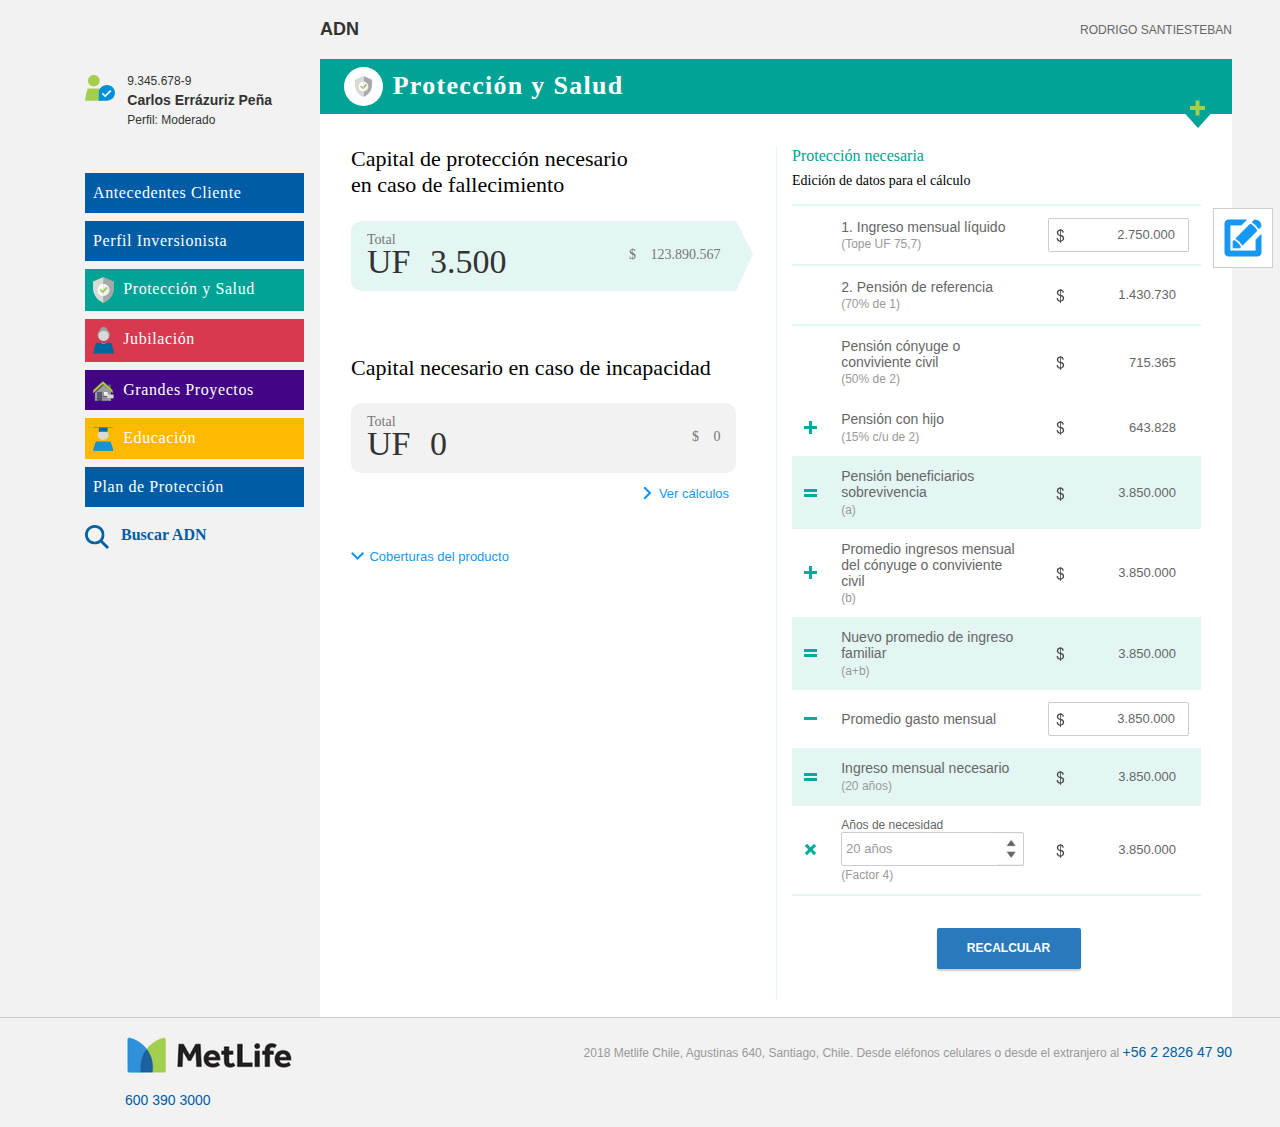
<file: proteccion-salud.html>
<html lang="en">
  <head>
    <meta charset="UTF-8"/>
    <meta name="viewport" content="width=device-width, initial-scale=1.0"/>
    <meta http-equiv="X-UA-Compatible" content="ie=edge"/>
    <link rel="stylesheet" href="css/styles.css"/>
    <link rel="stylesheet" href="css/libs/bootstrap.min.css"/>
    <link rel="stylesheet" href="css/libs/owl.carousel.css"/>
    <link rel="stylesheet" href="css/libs/owl.theme.default.css"/>
    <link rel="stylesheet" href="css/libs/progress-tracker.css"/>
    <link rel="stylesheet" href="css/libs/tooltips.css"/>
    <link href="https://fonts.googleapis.com/css?family=Source+Code+Pro:300,400,700" rel="stylesheet"/>
    <link rel="apple-touch-icon" sizes="57x57" href="assets/icons/favicon/apple-icon-57x57.png"/>
    <link rel="apple-touch-icon" sizes="60x60" href="assets/icons/favicon/apple-icon-60x60.png"/>
    <link rel="apple-touch-icon" sizes="72x72" href="assets/icons/favicon/apple-icon-72x72.png"/>
    <link rel="apple-touch-icon" sizes="76x76" href="assets/icons/favicon/apple-icon-76x76.png"/>
    <link rel="apple-touch-icon" sizes="114x114" href="assets/icons/favicon/apple-icon-114x114.png"/>
    <link rel="apple-touch-icon" sizes="120x120" href="assets/icons/favicon/apple-icon-120x120.png"/>
    <link rel="apple-touch-icon" sizes="144x144" href="assets/icons/favicon/apple-icon-144x144.png"/>
    <link rel="apple-touch-icon" sizes="152x152" href="assets/icons/favicon/apple-icon-152x152.png"/>
    <link rel="apple-touch-icon" sizes="180x180" href="assets/icons/favicon/apple-icon-180x180.png"/>
    <link rel="icon" type="image/png" sizes="192x192" href="assets/icons/favicon/android-icon-192x192.png"/>
    <link rel="icon" type="image/png" sizes="32x32" href="assets/icons/favicon/favicon-32x32.png"/>
    <link rel="icon" type="image/png" sizes="96x96" href="assets/icons/favicon/favicon-96x96.png"/>
    <link rel="icon" type="image/png" sizes="16x16" href="assets/icons/favicon/favicon-16x16.png"/>
    <link rel="manifest" href="assets/icons/favicon/manifest.json"/>
    <meta name="msapplication-TileColor" content="#ffffff"/>
    <meta name="msapplication-TileImage" content="/ms-icon-144x144.png"/>
    <meta name="theme-color" content="#ffffff"/>
    <title>Metlife ADN</title>
  </head>
  <body>
    <div class="row">
      <div class="hide-lg full-box header-hide"> 
        <header>
          <div class="box-lupa hide-lg"><a href="home.html"><img src="assets/icons/icon-search-black.svg" alt=""/></a></div>
          <div class="box-adn">
            <p>ADN</p>
          </div>
          <div class="box-user">
            <p>RODRIGO  SANTIESTEBAN</p>
          </div>
        </header>
      </div>
      <div class="col-lg-3 col-sm-12 no-padding">
        <div class="sidebar">
          <div class="hide-sm hide-md">
            <div class="profile">
              <div class="profile-img"><img src="assets/icons/icon-usercheck.svg" alt=""/></div>
              <div class="profile-txt">
                <p class="small-txt">9.345.678-9</p>
                <p class="strong">Carlos Errázuriz Peña</p>
                <p class="small-txt">Perfil: Moderado</p>
              </div>
            </div>
          </div>
          <div class="menu-sidebar">
            <ul class="nav nav-tabs nav-tabs--vertical nav-tabs--left" role="navigation">
              <li class="botonera-tab-menu bg-brand nav-item item-disable-mo"> <a href="antecedentes-clientes.html">
                  <p><span class="hide-md hide-sm">Antecedentes </span>Cliente</p></a></li>
              <li class="botonera-tab-menu bg-brand nav-item item-disable-mo"> <a href="perfil-inversionista.html">
                  <p>Perfil<span class="hide-lg hide-md"><br></span> Invers<span class="hide-lg hide-md">.<br></span><span class="hide-md hide-sm">ionista</span></p></a></li>
              <li class="botonera-tab-menu icon-btn bg-green nav-item reduce"><a class="active" href="proteccion-salud.html"><img src="assets/icons/icon-saludproteccion.svg" alt=""/>
                  <p class="hide-md hide-sm">Protección y Salud</p></a></li>
              <li class="botonera-tab-menu icon-btn bg-pink nav-item"> <a href="jubilacion.html"><img src="assets/icons/icon-jubilacion.svg" alt=""/>
                  <p class="hide-md hide-sm">Jubilación</p></a></li>
              <li class="botonera-tab-menu icon-btn bg-purple nav-item"> <a href="grandes-proyectos.html"><img src="assets/icons/icon-grandesproyectos.svg" alt=""/>
                  <p class="hide-md hide-sm">Grandes Proyectos</p></a></li>
              <li class="botonera-tab-menu icon-btn bg-yellow nav-item"> <a href="educacion.html"><img src="assets/icons/icon-educacion.svg" alt=""/>
                  <p class="hide-md hide-sm">Educación</p></a></li>
              <li class="botonera-tab-menu bg-brand nav-item item-disable-mo"> <a href="totales.html">
                  <p>Plan de <span class="hide-sm">Protección</span><span class="hide-md hide-lg">Protecc.</span></p></a></li>
              <li class="botonera-tab-menu nav-item search_button hide-sm hide-md"> <a class="btn-search" href="home.html"><img src="assets/icons/ic_search.svg"/>
                  <p>Buscar ADN</p></a></li>
            </ul>
          </div>
        </div>
      </div>
      <div class="col-lg-9 col-sm-12 no-padding">
        <div class="hide-sm hide-md"> 
          <header>
            <div class="box-lupa hide-lg"><a href="home.html"><img src="assets/icons/icon-search-black.svg" alt=""/></a></div>
            <div class="box-adn">
              <p>ADN</p>
            </div>
            <div class="box-user">
              <p>RODRIGO  SANTIESTEBAN</p>
            </div>
          </header>
        </div>
        <div class="dashboard">
          <div class="dashboard-content">
            <div class="dashboard-tab tab-pane fade show" id="proteccion" role="tabpanel">
              <div class="dashboard-nav bg-green dashboard-nav__icon">
                <div class="dash-nav-icon"><img src="assets/icons/icon-saludproteccion.svg" alt=""/></div>
                <h2>Protección y Salud</h2>
                <div class="dashboard-modal brand-arrow_green">
                  <button type="button" data-toggle="modal" data-target="#modalTablaProteccion">
                    <svg width="15px" height="16px" viewbox="0 0 15 16" version="1.1" xmlns="http://www.w3.org/2000/svg" xmlns:xlink="http://www.w3.org/1999/xlink">
                      <!-- Generator: Sketch 49.1 (51147) - http://www.bohemiancoding.com/sketch-->
                      <title>ic_+</title>    
                      <desc>Created with Sketch.</desc>    
                      <defs></defs>    
                      <g id="mobile" stroke="none" stroke-width="1" fill="none" fill-rule="evenodd">
                        <g id="006_Dskt" transform="translate(-1180.000000, -560.000000)" fill="#0061A0">
                          <g id="información-comercial" transform="translate(319.000000, 556.000000)">
                            <g id="acordeon-2-close" transform="translate(0.000000, 4.000000)">
                              <g id="ic_+" transform="translate(861.000000, 0.000000)">
                                <rect id="Rectangle-8" x="0" y="6" width="15" height="4"></rect>                        
                                <rect id="Rectangle-8" transform="translate(7.500000, 8.000000) rotate(90.000000) translate(-7.500000, -8.000000) " x="0" y="6" width="15" height="4"></rect>
                              </g>
                            </g>
                          </g>
                        </g>
                      </g>
                    </svg>
                  </button>
                </div>
              </div>
              <div class="dashboard-tab_content">
                <div class="content">
                  <div class="modal modal-tabla modal-tabla__notas fade" id="modalNotas" tabindex="-1" role="dialog" aria-labelledby="modalNotasLabel" aria-hidden="true">
                    <div class="modal-dialog modal-lg" role="document">
                      <div class="modal-content">
                        <div class="modal-header"><img class="icon-note" src="assets/icons/ic_notas.svg" alt=""/>
                          <h5 class="modal-title" id="exampleModalLabel">Ingresar Notas</h5>
                          <button class="close" type="button" data-dismiss="modal" aria-label="Close"><span aria-hidden="true">×</span></button>
                        </div>
                        <div class="modal-body">
                          <div class="row">
                            <div class="col-12">
                              <textarea name="" cols="30" rows="10" placeholder="Ingrese texto"></textarea>
                            </div>
                            <div class="col-12">
                              <div class="btn-area">
                                <button class="btn-blue" type="button">GRABAR</button>
                              </div>
                            </div>
                          </div>
                          <div class="row">
                            <div class="container-fluid filtros-notas"><span>Ver todo</span>
                              <div class="checkbox-area">
                                <label class="form-check-label" for="checkDepen1"> 
                                  <input class="form-check-input" type="checkbox" name="cbxDep" id="checkDepen1" checked="checked"/><span class="checkmark"></span>
                                </label>
                              </div><span>|</span><span>Ver por mes</span>
                              <div class="iptselect-area">
                                <select name="">
                                  <option value="1">Julio</option>
                                  <option value="1">opcion1</option>
                                  <option value="1">opcion1</option>
                                  <option value="1">opcion1</option>
                                  <option value="1">opcion1</option>
                                  <option value="1">opcion1</option>
                                  <option value="1">opcion1</option>
                                </select>
                              </div>
                            </div>
                          </div>
                          <div class="row">
                            <div class="container-fluid">
                              <div class="accordion accordion__notas" data-faq="most_common">
                                <div class="border-top accordion-item accordion-item__green">
                                  <div class="accordion__title">
                                    <div class="row">
                                      <div class="col-8 col-sm-11"><span class="brand-1st">Protección y Salud</span></div>
                                      <div class="col-4 col-sm-1 no-padding right"><span class="note-number">Notas 0</span></div>
                                    </div>
                                  </div>
                                  <div class="accordion__content">
                                    <table class="table-notas">
                                      <thead class="hide-sm">
                                        <tr>
                                          <th>Fecha</th>
                                          <th>Nota</th>
                                          <th>Asesor</th>
                                          <th>GA</th>
                                        </tr>
                                      </thead>
                                      <tbody> 
                                        <tr>
                                          <td class="width-mo"><span class="circle-item"> </span><span class="hide-sm">20/07/2017</span><span class="hide-md hide-lg grey-text">20/07/2017</span>
                                            <p class="hide-md hide-lg">Va a tener un hijo en 6 meses</p>
                                            <p class="hide-md hide-lg grey-text">Rodrigo Santiesteban</p>
                                            <p class="hide-md hide-lg grey-text">Felipe Godoy</p>
                                          </td>
                                          <td class="hide-sm">Va a tener un hijo en 6 meses y se quiere comprar un auto</td>
                                          <td class="hide-sm">Asesor: Rodrigo Santiesteban</td>
                                          <td class="hide-sm">GA: Felipe Godoy</td>
                                          <td><img src="assets/icons/icon-trash.svg" alt=""/></td>
                                        </tr>
                                        <tr>
                                          <td class="width-mo"><span class="circle-item"> </span><span class="hide-sm">20/07/2017</span><span class="hide-md hide-lg grey-text">20/07/2017</span>
                                            <p class="hide-md hide-lg">Va a tener un hijo en 6 meses</p>
                                            <p class="hide-md hide-lg grey-text">Rodrigo Santiesteban</p>
                                            <p class="hide-md hide-lg grey-text">Felipe Godoy</p>
                                          </td>
                                          <td class="hide-sm">Va a tener un hijo en 6 meses</td>
                                          <td class="hide-sm">Asesor: Rodrigo Santiesteban</td>
                                          <td class="hide-sm">GA: Felipe Godoy</td>
                                          <td><img src="assets/icons/icon-trash.svg" alt=""/></td>
                                        </tr>
                                      </tbody>
                                    </table>
                                  </div>
                                </div>
                                <div class="border-top accordion-item accordion-item__yellow">
                                  <div class="accordion__title">
                                    <div class="row">
                                      <div class="col-8 col-sm-11"><span class="progres brand-1st">Educación</span></div>
                                      <div class="col-4 col-sm-1 no-padding right"><span class="note-number">Notas 2</span></div>
                                    </div>
                                  </div>
                                  <div class="accordion__content">
                                    <table class="table-notas">
                                      <thead class="hide-sm">
                                        <tr>
                                          <th>Fecha</th>
                                          <th>Nota</th>
                                          <th>Asesor</th>
                                          <th>GA</th>
                                        </tr>
                                      </thead>
                                      <tbody> 
                                        <tr>
                                          <td class="width-mo"><span class="circle-item"> </span><span class="hide-sm">20/07/2017</span><span class="hide-md hide-lg grey-text">20/07/2017</span>
                                            <p class="hide-md hide-lg">Va a tener un hijo en 6 meses</p>
                                            <p class="hide-md hide-lg grey-text">Rodrigo Santiesteban</p>
                                            <p class="hide-md hide-lg grey-text">Felipe Godoy</p>
                                          </td>
                                          <td class="hide-sm">Va a tener un hijo en 6 meses</td>
                                          <td class="hide-sm">Asesor: Rodrigo Santiesteban</td>
                                          <td class="hide-sm">GA: Felipe Godoy</td>
                                          <td><img src="assets/icons/icon-trash.svg" alt=""/></td>
                                        </tr>
                                        <tr>
                                          <td class="width-mo"><span class="circle-item"> </span><span class="hide-sm">20/07/2017</span><span class="hide-md hide-lg grey-text">20/07/2017</span>
                                            <p class="hide-md hide-lg">Va a tener un hijo en 6 meses</p>
                                            <p class="hide-md hide-lg grey-text">Rodrigo Santiesteban</p>
                                            <p class="hide-md hide-lg grey-text">Felipe Godoy</p>
                                          </td>
                                          <td class="hide-sm">Va a tener un hijo en 6 meses</td>
                                          <td class="hide-sm">Asesor: Rodrigo Santiesteban</td>
                                          <td class="hide-sm">GA: Felipe Godoy</td>
                                          <td><img src="assets/icons/icon-trash.svg" alt=""/></td>
                                        </tr>
                                      </tbody>
                                    </table>
                                  </div>
                                </div>
                                <div class="border-top accordion-item accordion-item__purple">
                                  <div class="accordion__title">
                                    <div class="row">
                                      <div class="col-8 col-sm-11"><span class="progres brand-1st">Grandes Proyectos</span></div>
                                      <div class="col-4 col-sm-1 no-padding right"><span class="note-number">Notas 2</span></div>
                                    </div>
                                  </div>
                                  <div class="accordion__content">
                                    <table class="table-notas">
                                      <thead class="hide-sm">
                                        <tr>
                                          <th>Fecha</th>
                                          <th>Nota</th>
                                          <th>Asesor</th>
                                          <th>GA</th>
                                        </tr>
                                      </thead>
                                      <tbody> 
                                        <tr>
                                          <td class="width-mo"><span class="circle-item"> </span><span class="hide-sm">20/07/2017</span><span class="hide-md hide-lg grey-text">20/07/2017</span>
                                            <p class="hide-md hide-lg">Va a tener un hijo en 6 meses</p>
                                            <p class="hide-md hide-lg grey-text">Rodrigo Santiesteban</p>
                                            <p class="hide-md hide-lg grey-text">Felipe Godoy</p>
                                          </td>
                                          <td class="hide-sm">Va a tener un hijo en 6 meses</td>
                                          <td class="hide-sm">Asesor: Rodrigo Santiesteban</td>
                                          <td class="hide-sm">GA: Felipe Godoy</td>
                                          <td><img src="assets/icons/icon-trash.svg" alt=""/></td>
                                        </tr>
                                        <tr>
                                          <td class="width-mo"><span class="circle-item"> </span><span class="hide-sm">20/07/2017</span><span class="hide-md hide-lg grey-text">20/07/2017</span>
                                            <p class="hide-md hide-lg">Va a tener un hijo en 6 meses</p>
                                            <p class="hide-md hide-lg grey-text">Rodrigo Santiesteban</p>
                                            <p class="hide-md hide-lg grey-text">Felipe Godoy</p>
                                          </td>
                                          <td class="hide-sm">Va a tener un hijo en 6 meses</td>
                                          <td class="hide-sm">Asesor: Rodrigo Santiesteban</td>
                                          <td class="hide-sm">GA: Felipe Godoy</td>
                                          <td><img src="assets/icons/icon-trash.svg" alt=""/></td>
                                        </tr>
                                      </tbody>
                                    </table>
                                  </div>
                                </div>
                                <div class="border-top accordion-item accordion-item__red">
                                  <div class="accordion__title">
                                    <div class="row">
                                      <div class="col-8 col-sm-11"><span class="progres brand-1st">Jubilación</span></div>
                                      <div class="col-4 col-sm-1 no-padding right"><span class="note-number">Notas 0</span></div>
                                    </div>
                                  </div>
                                  <div class="accordion__content">
                                    <table class="table-notas">
                                      <thead class="hide-sm">
                                        <tr>
                                          <th>Fecha</th>
                                          <th>Nota</th>
                                          <th>Asesor</th>
                                          <th>GA</th>
                                        </tr>
                                      </thead>
                                      <tbody> 
                                        <tr>
                                          <td class="width-mo"><span class="circle-item"> </span><span class="hide-sm">20/07/2017</span><span class="hide-md hide-lg grey-text">20/07/2017</span>
                                            <p class="hide-md hide-lg">Va a tener un hijo en 6 meses</p>
                                            <p class="hide-md hide-lg grey-text">Rodrigo Santiesteban</p>
                                            <p class="hide-md hide-lg grey-text">Felipe Godoy</p>
                                          </td>
                                          <td class="hide-sm">Va a tener un hijo en 6 meses</td>
                                          <td class="hide-sm">Asesor: Rodrigo Santiesteban</td>
                                          <td class="hide-sm">GA: Felipe Godoy</td>
                                          <td><img src="assets/icons/icon-trash.svg" alt=""/></td>
                                        </tr>
                                        <tr>
                                          <td class="width-mo"><span class="circle-item"> </span><span class="hide-sm">20/07/2017</span><span class="hide-md hide-lg grey-text">20/07/2017</span>
                                            <p class="hide-md hide-lg">Va a tener un hijo en 6 meses</p>
                                            <p class="hide-md hide-lg grey-text">Rodrigo Santiesteban</p>
                                            <p class="hide-md hide-lg grey-text">Felipe Godoy</p>
                                          </td>
                                          <td class="hide-sm">Va a tener un hijo en 6 meses</td>
                                          <td class="hide-sm">Asesor: Rodrigo Santiesteban</td>
                                          <td class="hide-sm">GA: Felipe Godoy</td>
                                          <td><img src="assets/icons/icon-trash.svg" alt=""/></td>
                                        </tr>
                                      </tbody>
                                    </table>
                                  </div>
                                </div>
                              </div>
                            </div>
                          </div>
                        </div>
                      </div>
                    </div>
                  </div>
                  <div class="notas-container">
                    <button class="btn-rounded" type="button" data-toggle="modal" data-target="#modalNotas"></button>
                    <!-- Modal-->
                  </div>
                  <div class="salud-desk hide-sm">
                    <div class="row">
                      <div class="col-6">
                        <h2 class="dashboard-title">Capital de protección necesario <br> en caso de fallecimiento <a class="tooltips" href="#" data-tooltip="I’m the tooltip text"> <img src="assets/icons/icon-tooltip.svg" alt=""/></a></h2>
                        <div class="box-result-1"> 
                          <div class="box-result box-result__green-theme"> 
                            <div class="box-value">
                              <p class="label">Total</p>
                              <p class="valueNumber"><span class="value">UF</span> 3.500</p>
                            </div>
                            <div class="box-uf">
                              <p class="ufNumber"><span class="uf">$</span> 123.890.567</p>
                            </div>
                          </div>
                          <div class="link-area link-calculos__1 hide"><a href="javascript:void(0)"><img class="icon-verMas" src="assets/icons/icon-arrow-top.svg" alt=""/>
                              <p>Ver cálculos</p></a></div>
                        </div><br/><br/>
                        <h2 class="dashboard-title">Capital necesario en caso de incapacidad <a class="tooltips" href="#" data-tooltip="I’m the tooltip text"> <img src="assets/icons/icon-tooltip.svg" alt=""/></a></h2>
                        <div class="box-result-2">
                          <div class="box-result box-result__regular-theme">
                            <div class="box-value">
                              <p class="label">Total</p>
                              <p class="valueNumber"><span class="value">UF</span> 0</p>
                            </div>
                            <div class="box-uf">
                              <p class="ufNumber"><span class="uf">$</span> 0</p>
                            </div>
                          </div>
                          <div class="link-area link-calculos__2"><a href="javascript:void(0)"><img class="icon-verMas" src="assets/icons/icon-arrow-top.svg" alt=""/>
                              <p>Ver cálculos</p></a></div>
                        </div><br/>
                        <div class="link-area link-cobertura"><a href="javascript:void(0)"><img class="icon-mas" src="assets/icons/icon-arrow-bottom.svg"/><img class="icon-menos hide" src="assets/icons/icon-arrow-top.svg"/>
                            <p>Coberturas del producto</p></a></div>
                        <div class="cobertura-box hide">
                          <div class="row">
                            <div class="col-6">
                              <p><span class="strong-txt">A.</span> Protección Accidental Básico</p>
                              <p><span class="strong-txt">B.</span> Protección Accidental Full</p>
                            </div>
                            <div class="col-6">
                              <p><span class="strong-txt">C.</span> MetLife Full Protección</p>
                              <p><span class="strong-txt">D.</span> Metlife Salud</p>
                            </div>
                          </div>
                          <div class="infograma">
                            <div class="obligatoria"><img src="assets/icons/icon-coberturaobligatoria.svg" alt=""/>
                              <p>Cobertura obligatoria</p>
                            </div>
                            <div class="adicional"><img src="assets/icons/icon-coberturadicional.svg" alt=""/>
                              <p>Cobertura adicional</p>
                            </div>
                          </div>
                          <table class="table tabla-productos tabla-productos__green">
                            <thead>
                              <tr>
                                <th scope="col">Productos</th>
                                <th scope="col">A</th>
                                <th scope="col">B</th>
                                <th scope="col">C</th>
                                <th scope="col">D</th>
                              </tr>
                            </thead>
                            <tbody>
                              <tr>
                                <th scope="row">Fallecimiento</th>
                                <td> </td>
                                <td></td>
                                <td> <img src="assets/icons/icon-coberturaobligatoria.svg" alt=""/></td>
                                <td></td>
                              </tr>
                              <tr>
                                <th scope="row">Invalidez total y permanente 2/3 por accidente</th>
                                <td><img src="assets/icons/icon-coberturaobligatoria.svg" alt=""/></td>
                                <td><img src="assets/icons/icon-coberturaobligatoria.svg" alt=""/></td>
                                <td></td>
                                <td></td>
                              </tr>
                              <tr>
                                <th scope="row">Muerte accidental</th>
                                <td><img src="assets/icons/icon-coberturaobligatoria.svg" alt=""/></td>
                                <td><img src="assets/icons/icon-coberturaobligatoria.svg" alt=""/></td>
                                <td><img src="assets/icons/icon-coberturadicional.svg" alt=""/></td>
                                <td></td>
                              </tr>
                              <tr>
                                <th scope="row">Reembolso gastos médicos por accidente </th>
                                <td><img src="assets/icons/icon-coberturadicional.svg" alt=""/></td>
                                <td></td>
                                <td><img src="assets/icons/icon-coberturadicional.svg" alt=""/></td>
                                <td></td>
                              </tr>
                              <tr>
                                <th scope="row">Renta mensual por muerte accidental </th>
                                <td><img src="assets/icons/icon-coberturadicional.svg" alt=""/></td>
                                <td><img src="assets/icons/icon-coberturaobligatoria.svg" alt=""/></td>
                                <td><img src="assets/icons/icon-coberturadicional.svg" alt=""/></td>
                                <td></td>
                              </tr>
                              <tr>
                                <th scope="row">Monto diario por hospitalización por accidente o enfermedad</th>
                                <td><img src="assets/icons/icon-coberturadicional.svg" alt=""/></td>
                                <td></td>
                                <td><img src="assets/icons/icon-coberturadicional.svg" alt=""/></td>
                                <td></td>
                              </tr>
                              <tr>
                                <th scope="row">Monto diario por hospitalización por accidente o enfermedad + beneficio extendido</th>
                                <td><img src="assets/icons/icon-coberturadicional.svg" alt=""/></td>
                                <td></td>
                                <td><img src="assets/icons/icon-coberturadicional.svg" alt=""/></td>
                                <td></td>
                              </tr>
                              <tr>
                                <th scope="row">Cobertura catastrófica</th>
                                <td></td>
                                <td></td>
                                <td></td>
                                <td><img src="assets/icons/icon-coberturaobligatoria.svg" alt=""/></td>
                              </tr>
                            </tbody>
                          </table>
                        </div>
                      </div>
                      <div class="col-6 dash-line-column dash-line-column__green">
                        <div class="tab-tablas green-theme">
                          <div class="tabla1-salud">
                            <h3 class="tab-tablas-title">Protección necesaria</h3>
                            <h4 class="tab-tablas-title_subtitle">Edición de datos para el cálculo</h4>
                            <div class="tab-tablas_content"> 
                              <table class="table tabla-calculo">
                                <tbody>
                                  <tr class="line_down">
                                    <td scope="row" width="5%"> </td>
                                    <td width="50%"> <span>1. Ingreso mensual líquido</span><span class="txt-grey">(Tope UF 75,7)</span></td>
                                    <td width="40%">
                                      <div class="iptnum-area"><img src="assets/icons/icon-pesos.svg" alt=""/>
                                        <input class="input-number addDot" type="text" value="2.750.000"/>
                                      </div>
                                    </td>
                                  </tr>
                                  <tr class="line_down">
                                    <td scope="row" width="5%"></td>
                                    <td width="50%"> <span>2. Pensión de referencia</span><span class="txt-grey">(70% de 1)</span></td>
                                    <td width="40%"> 
                                      <div class="iptnum-area"><img src="assets/icons/icon-pesos.svg" alt=""/>
                                        <input class="input-number addDot" type="text" value="1.430.730" disabled="disabled"/>
                                      </div>
                                    </td>
                                  </tr>
                                  <tr>
                                    <td scope="row" width="5%"></td>
                                    <td width="50%"> <span>Pensión cónyuge o conviviente civil </span><span class="txt-grey">(50% de 2)</span></td>
                                    <td width="40%">
                                      <div class="iptnum-area"><img src="assets/icons/icon-pesos.svg" alt=""/>
                                        <input class="input-number addDot" type="text" value="715.365" disabled="disabled"/>
                                      </div>
                                    </td>
                                  </tr>
                                  <tr>
                                    <td scope="row" width="5%"> <img src="assets/icons/icon-add-green.svg" alt=""/></td>
                                    <td width="50%"><span>Pensión con hijo </span><span class="txt-grey">(15% c/u de 2)</span></td>
                                    <td width="40%">   
                                      <div class="iptnum-area"><img src="assets/icons/icon-pesos.svg" alt=""/>
                                        <input class="input-number addDot" type="text" value="643.828" disabled="disabled"/>
                                      </div>
                                    </td>
                                  </tr>
                                  <tr class="color-row">
                                    <td scope="row" width="5%"> <img src="assets/icons/icon-same-green.svg" alt=""/></td>
                                    <td width="50%"> <span>Pensión beneficiarios sobrevivencia </span><span class="txt-grey">(a)</span></td>
                                    <td width="40%">
                                      <div class="iptnum-area"><img src="assets/icons/icon-pesos.svg" alt=""/>
                                        <input class="input-number addDot" type="text" value="3.850.000" disabled="disabled"/>
                                      </div>
                                    </td>
                                  </tr>
                                  <tr class="color-row">
                                    <td scope="row" width="5%"><img src="assets/icons/icon-add-green.svg" alt=""/></td>
                                    <td width="50%"><span>Promedio ingresos mensual del cónyuge o conviviente civil</span><span class="txt-grey">(b)</span></td>
                                    <td width="40%">
                                      <div class="iptnum-area"><img src="assets/icons/icon-pesos.svg" alt=""/>
                                        <input class="input-number addDot" type="text" value="3.850.000" disabled="disabled"/>
                                      </div>
                                    </td>
                                  </tr>
                                  <tr class="color-row">
                                    <td scope="row" width="5%"> <img src="assets/icons/icon-same-green.svg" alt=""/></td>
                                    <td width="50%"> <span>Nuevo promedio de ingreso familiar</span><span class="txt-grey">(a+b)</span></td>
                                    <td width="40%"> 
                                      <div class="iptnum-area"><img src="assets/icons/icon-pesos.svg" alt=""/>
                                        <input class="input-number addDot" type="text" value="3.850.000" disabled="disabled"/>
                                      </div>
                                    </td>
                                  </tr>
                                  <tr class="color-row">
                                    <td scope="row" width="5%"> <img src="assets/icons/icon-less-green.svg" alt=""/></td>
                                    <td width="50%"> <span>Promedio gasto mensual</span></td>
                                    <td width="40%">
                                      <div class="iptnum-area"><img src="assets/icons/icon-pesos.svg" alt=""/>
                                        <input class="input-number addDot" type="text" value="3.850.000"/>
                                      </div>
                                    </td>
                                  </tr>
                                  <tr class="color-row">
                                    <td scope="row" width="5%"> <img src="assets/icons/icon-same-green.svg" alt=""/></td>
                                    <td width="50%"><span>Ingreso mensual necesario</span><span class="txt-grey">(20 años)</span></td>
                                    <td width="40%">   
                                      <div class="iptnum-area"><img src="assets/icons/icon-pesos.svg" alt=""/>
                                        <input class="input-number addDot" type="text" value="3.850.000" disabled="disabled"/>
                                      </div>
                                    </td>
                                  </tr>
                                  <tr class="color-row">
                                    <td scope="row" width="5%"> <img src="assets/icons/icon-multiply-green.svg" alt=""/></td>
                                    <td width="50%"><span class="txt-sm">Años de necesidad</span>
                                      <div class="iptselect-area">
                                        <select name="">
                                          <option value="1">20 años</option>
                                          <option value="1">opcion1</option>
                                          <option value="1">opcion1</option>
                                          <option value="1">opcion1</option>
                                          <option value="1">opcion1</option>
                                          <option value="1">opcion1</option>
                                          <option value="1">opcion1</option>
                                        </select>
                                      </div><span class="txt-grey">(Factor 4)</span>
                                    </td>
                                    <td width="40%">
                                      <div class="iptnum-area"><img src="assets/icons/icon-pesos.svg" alt=""/>
                                        <input class="input-number addDot" type="text" value="3.850.000" disabled="disabled"/>
                                      </div>
                                    </td>
                                  </tr>
                                </tbody>
                              </table>
                            </div>
                            <div class="btn-area-double-top center"><a class="btn-blue" href="perfil-inversionista.html">RECALCULAR</a></div>
                          </div>
                          <div class="tabla2-salud hide">
                            <h3 class="tab-tablas-title">Capital en caso de incapacidad</h3>
                            <h4 class="tab-tablas-title_subtitle">Edición de datos para el cálculo</h4>
                            <div class="tab-tablas_content"> 
                              <table class="table tabla-calculo">
                                <tbody>
                                  <tr>
                                    <td scope="row" width="5%"> </td>
                                    <td width="50%">Gasto mensual estimado</td>
                                    <td width="40%">
                                      <div class="iptnum-area"><img src="assets/icons/icon-pesos.svg" alt=""/>
                                        <input class="input-number addDot" type="text" value="3.850.000"/>
                                      </div>
                                    </td>
                                  </tr>
                                  <tr>
                                    <td scope="row" width="5%"> <img src="assets/icons/icon-resta.svg" alt=""/></td>
                                    <td width="50%"> <span>Monto de Pensión de invalidez </span><span class="txt-grey">(70% de 1)</span></td>
                                    <td width="40%"> 
                                      <div class="iptnum-area"><img src="assets/icons/icon-pesos.svg" alt=""/>
                                        <input class="input-number addDot" type="text" value="3.850.000" disabled="disabled"/>
                                      </div>
                                    </td>
                                  </tr>
                                  <tr>
                                    <td scope="row" width="5%"> <img src="assets/icons/icon-resta.svg" alt=""/></td>
                                    <td width="50%">Ingreso mensual del cónyuge o conviviente civil</td>
                                    <td width="40%">
                                      <div class="iptnum-area"><img src="assets/icons/icon-pesos.svg" alt=""/>
                                        <input class="input-number addDot" type="text" value="3.850.000"/>
                                      </div>
                                    </td>
                                  </tr>
                                  <tr class="color-row-only">
                                    <td scope="row" width="5%"> <img src="assets/icons/icon-igual.svg" alt=""/></td>
                                    <td width="50%"> <span>Ingreso mensual necesario</span><span class="txt-grey">(Incluyendo gastos por invalidez)</span></td>
                                    <td width="40%">   
                                      <div class="iptnum-area"><img src="assets/icons/icon-pesos.svg" alt=""/>
                                        <input class="input-number addDot" type="text" value="3.850.000" disabled="disabled"/>
                                      </div>
                                    </td>
                                  </tr>
                                  <tr>
                                    <td scope="row" width="5%"> <img src="assets/icons/icon-multiplica.svg" alt=""/></td>
                                    <td width="50%"> <span>Años de necesidad</span><span class="txt-grey">(Factor 4)</span></td>
                                    <td width="40%">
                                      <div class="iptnum-area"><img src="assets/icons/icon-pesos.svg" alt=""/>
                                        <input class="input-number addDot" type="text" value="3.850.000" disabled="disabled"/>
                                      </div>
                                    </td>
                                  </tr>
                                </tbody>
                              </table>
                            </div>
                            <div class="btn-area"><a class="btn-blue" href="javascript:void(0)">RECALCULAR</a></div>
                          </div>
                        </div>
                      </div>
                    </div>
                  </div>
                  <div class="salud-movil hide-lg hide-md">
                    <div class="stepwizard">
                      <div class="stepwizard-row setup-panel">
                        <div class="stepwizard-step col-xs-3"><a class="btn btn-success btn-circle" href="#step-1" type="button"><span class="no-view">2</span></a></div>
                        <div class="stepwizard-step col-xs-3"><a class="btn btn-default btn-circle" href="#step-2" type="button" disabled="disabled"><span class="no-view">2</span></a></div>
                      </div>
                      <form role="form">
                        <div class="panel panel-primary setup-content" id="step-1">
                          <div class="panel-body">
                            <h2 class="titulo-medium">Capital de protección necesario en caso de fallecimiento</h2>
                            <div class="box-result box-result__green-theme"> 
                              <div class="box-value">
                                <p class="label">Total</p>
                                <p class="valueNumber"><span class="value">UF</span> 3.500</p>
                              </div>
                              <div class="box-uf">
                                <p class="ufNumber"><span class="uf">$</span> 123.890.567</p>
                              </div>
                            </div>
                            <div class="link-area center hide-lg hide-md link-calculos-mo"><a href="javascript:void(0)"><img class="icon-mas" src="assets/icons/icon-arrow-bottom.svg" alt=""/><img class="icon-menos hide" src="assets/icons/icon-arrow-top.svg" alt=""/>
                                <p><span class="mostrar">Ver</span><span class="ocultar hide">Ocultar</span> cálculos</p></a></div>
                            <div class="tab-tablas green-theme hide tab-tablas-mo">
                              <h4 class="tab-tablas-title_subtitle">Edición de datos para el cálculo</h4>
                              <div class="tab-tablas_content"> 
                                <table class="table tabla-calculo">
                                  <tbody>
                                    <tr class="line_down">
                                      <td scope="row" width="5%"> </td>
                                      <td class="table-col_left">1. Ingreso mensual líquido</td>
                                      <td class="table-col_right">
                                        <div class="iptnum-area"><img src="assets/icons/icon-pesos.svg" alt=""/>
                                          <input class="input-number addDot" type="text" value="2.750.000"/>
                                        </div>
                                      </td>
                                    </tr>
                                    <tr class="line_down">
                                      <td scope="row" width="5%"></td>
                                      <td class="table-col_left"> <span>2. Pensión de referencia</span></td>
                                      <td class="table-col_right"> 
                                        <div class="iptnum-area"><img src="assets/icons/icon-pesos.svg" alt=""/>
                                          <input class="input-number addDot" type="text" value="1.430.730" disabled="disabled"/>
                                        </div>
                                      </td>
                                    </tr>
                                    <tr>
                                      <td scope="row" width="5%"></td>
                                      <td class="table-col_left"> <span>Pensión cónyuge o conviviente civil </span><span class="txt-grey">(50% de 2)</span></td>
                                      <td class="table-col_right">
                                        <div class="iptnum-area"><img src="assets/icons/icon-pesos.svg" alt=""/>
                                          <input class="input-number addDot" type="text" value="715.365" disabled="disabled"/>
                                        </div>
                                      </td>
                                    </tr>
                                    <tr>
                                      <td scope="row" width="5%"> <img src="assets/icons/icon-add-green.svg" alt=""/></td>
                                      <td class="table-col_left"><span>Pensión con hijo </span><span class="txt-grey">(15% c/u de 2)</span></td>
                                      <td class="table-col_right">   
                                        <div class="iptnum-area"><img src="assets/icons/icon-pesos.svg" alt=""/>
                                          <input class="input-number addDot" type="text" value="643.828" disabled="disabled"/>
                                        </div>
                                      </td>
                                    </tr>
                                    <tr class="color-row">
                                      <td scope="row" width="5%"> <img src="assets/icons/icon-same-green.svg" alt=""/></td>
                                      <td class="table-col_left"> <span>Pensión beneficiarios sobrevivencia </span><span class="txt-grey">(a)</span></td>
                                      <td class="table-col_right">
                                        <div class="iptnum-area"><img src="assets/icons/icon-pesos.svg" alt=""/>
                                          <input class="input-number addDot" type="text" value="3.850.000" disabled="disabled"/>
                                        </div>
                                      </td>
                                    </tr>
                                    <tr class="color-row">
                                      <td scope="row" width="5%"><img src="assets/icons/icon-add-green.svg" alt=""/></td>
                                      <td class="table-col_left"><span>Promedio ingresos mensual del cónyuge o conviviente civil</span><span class="txt-grey">(b)</span></td>
                                      <td class="table-col_right">
                                        <div class="iptnum-area"><img src="assets/icons/icon-pesos.svg" alt=""/>
                                          <input class="input-number addDot" type="text" value="3.850.000" disabled="disabled"/>
                                        </div>
                                      </td>
                                    </tr>
                                    <tr class="color-row">
                                      <td scope="row" width="5%"> <img src="assets/icons/icon-same-green.svg" alt=""/></td>
                                      <td class="table-col_left"> <span>Nuevo promedio de ingreso familiar</span><span class="txt-grey">(a+b)</span></td>
                                      <td class="table-col_right"> 
                                        <div class="iptnum-area"><img src="assets/icons/icon-pesos.svg" alt=""/>
                                          <input class="input-number addDot" type="text" value="3.850.000" disabled="disabled"/>
                                        </div>
                                      </td>
                                    </tr>
                                    <tr class="color-row">
                                      <td scope="row" width="5%"> <img src="assets/icons/icon-less-green.svg" alt=""/></td>
                                      <td class="table-col_left"> <span>Promedio gasto mensual</span></td>
                                      <td class="table-col_right">
                                        <div class="iptnum-area"><img src="assets/icons/icon-pesos.svg" alt=""/>
                                          <input class="input-number addDot" type="text" value="3.850.000"/>
                                        </div>
                                      </td>
                                    </tr>
                                    <tr class="color-row">
                                      <td scope="row" width="5%"> <img src="assets/icons/icon-same-green.svg" alt=""/></td>
                                      <td class="table-col_left"><span>Ingreso mensual necesario</span><span class="txt-grey">(20 años)</span></td>
                                      <td class="table-col_right">   
                                        <div class="iptnum-area"><img src="assets/icons/icon-pesos.svg" alt=""/>
                                          <input class="input-number addDot" type="text" value="3.850.000" disabled="disabled"/>
                                        </div>
                                      </td>
                                    </tr>
                                    <tr class="color-row">
                                      <td scope="row" width="5%"> <img src="assets/icons/icon-multiply-green.svg" alt=""/></td>
                                      <td class="table-col_left"><span class="txt-sm">Años de necesidad</span>
                                        <div class="iptselect-area">
                                          <select name="">
                                            <option value="1">20 años</option>
                                            <option value="1">opcion1</option>
                                            <option value="1">opcion1</option>
                                            <option value="1">opcion1</option>
                                            <option value="1">opcion1</option>
                                            <option value="1">opcion1</option>
                                            <option value="1">opcion1</option>
                                          </select>
                                        </div><span class="txt-grey">(Factor 4)</span>
                                      </td>
                                      <td class="table-col_right">
                                        <div class="iptnum-area"><img src="assets/icons/icon-pesos.svg" alt=""/>
                                          <input class="input-number addDot" type="text" value="3.850.000" disabled="disabled"/>
                                        </div>
                                      </td>
                                    </tr>
                                  </tbody>
                                </table>
                              </div>
                              <div class="btn-area"><a class="btn-blue" href="javascript:void(0)">RECALCULAR        </a></div>
                            </div><br/>
                            <div class="link-area left link-cobertura-mo"><a href="javascript:void(0)"><img class="icon-mas-cobertura" src="assets/icons/icon-arrow-bottom.svg"/><img class="icon-menos-cobertura hide" src="assets/icons/icon-arrow-top.svg"/>
                                <p>Coberturas del producto</p></a></div>
                            <div class="tabla-cobertura cobertura-box hide">
                              <p><span class="strong-txt">A.</span> Protección Accidental Básico</p>
                              <p><span class="strong-txt">B.</span> Protección Accidental Full</p>
                              <p><span class="strong-txt">C.</span> MetLife Full Protección</p>
                              <p><span class="strong-txt">D.</span> Metlife Salud</p>
                              <div class="infograma">
                                <div class="obligatoria"><img src="assets/icons/icon-coberturaobligatoria.svg" alt=""/>
                                  <p>Cobertura obligatoria</p>
                                </div>
                                <div class="adicional"><img src="assets/icons/icon-coberturadicional.svg" alt=""/>
                                  <p>Cobertura adicional</p>
                                </div>
                              </div>
                              <table class="table tabla-productos tabla-productos__green">
                                <thead>
                                  <tr>
                                    <th scope="col">Productos</th>
                                    <th scope="col">A</th>
                                    <th scope="col">B</th>
                                    <th scope="col">C</th>
                                    <th scope="col">D</th>
                                  </tr>
                                </thead>
                                <tbody>
                                  <tr>
                                    <th scope="row">Fallecimiento</th>
                                    <td> </td>
                                    <td></td>
                                    <td> <img src="assets/icons/icon-coberturaobligatoria.svg" alt=""/></td>
                                    <td></td>
                                  </tr>
                                  <tr>
                                    <th scope="row">Invalidez total y permanente 2/3 por accidente</th>
                                    <td><img src="assets/icons/icon-coberturaobligatoria.svg" alt=""/></td>
                                    <td><img src="assets/icons/icon-coberturaobligatoria.svg" alt=""/></td>
                                    <td></td>
                                    <td></td>
                                  </tr>
                                  <tr>
                                    <th scope="row">Muerte accidental</th>
                                    <td><img src="assets/icons/icon-coberturaobligatoria.svg" alt=""/></td>
                                    <td><img src="assets/icons/icon-coberturaobligatoria.svg" alt=""/></td>
                                    <td><img src="assets/icons/icon-coberturadicional.svg" alt=""/></td>
                                    <td></td>
                                  </tr>
                                  <tr>
                                    <th scope="row">Reembolso gastos médicos por accidente </th>
                                    <td><img src="assets/icons/icon-coberturadicional.svg" alt=""/></td>
                                    <td></td>
                                    <td><img src="assets/icons/icon-coberturadicional.svg" alt=""/></td>
                                    <td></td>
                                  </tr>
                                  <tr>
                                    <th scope="row">Renta mensual por muerte accidental </th>
                                    <td><img src="assets/icons/icon-coberturadicional.svg" alt=""/></td>
                                    <td><img src="assets/icons/icon-coberturaobligatoria.svg" alt=""/></td>
                                    <td><img src="assets/icons/icon-coberturadicional.svg" alt=""/></td>
                                    <td></td>
                                  </tr>
                                  <tr>
                                    <th scope="row">Monto diario por hospitalización por accidente o enfermedad</th>
                                    <td><img src="assets/icons/icon-coberturadicional.svg" alt=""/></td>
                                    <td></td>
                                    <td><img src="assets/icons/icon-coberturadicional.svg" alt=""/></td>
                                    <td></td>
                                  </tr>
                                  <tr>
                                    <th scope="row">Monto diario por hospitalización por accidente o enfermedad + beneficio extendido</th>
                                    <td><img src="assets/icons/icon-coberturadicional.svg" alt=""/></td>
                                    <td></td>
                                    <td><img src="assets/icons/icon-coberturadicional.svg" alt=""/></td>
                                    <td></td>
                                  </tr>
                                  <tr>
                                    <th scope="row">Cobertura catastrófica</th>
                                    <td></td>
                                    <td></td>
                                    <td></td>
                                    <td><img src="assets/icons/icon-coberturaobligatoria.svg" alt=""/></td>
                                  </tr>
                                </tbody>
                              </table>
                            </div>
                          </div>
                        </div>
                        <div class="panel panel-primary setup-content" id="step-2">
                          <div class="panel-body"></div>
                          <h2 class="titulo-medium">Capital necesario en caso de incapacidad</h2>
                          <div class="box-result box-result__green-theme"> 
                            <div class="box-value">
                              <p class="label">Total</p>
                              <p class="valueNumber"><span class="value">UF</span> 10.154</p>
                            </div>
                            <div class="box-uf">
                              <p class="ufNumber"><span class="uf">$</span> 274.170.920</p>
                            </div>
                          </div>
                          <div class="link-area center hide-lg hide-md link-calculos-mo"><a href="javascript:void(0)"><img class="icon-mas" src="assets/icons/icon-arrow-bottom.svg" alt=""/><img class="icon-menos hide" src="assets/icons/icon-arrow-top.svg" alt=""/>
                              <p><span class="mostrar">Ver</span><span class="ocultar hide">Ocultar</span> cálculos</p></a></div>
                          <div class="tab-tablas green-theme hide tab-tablas-mo">
                            <h4 class="tab-tablas-title_subtitle">Edición de datos para el cálculo</h4>
                            <div class="tab-tablas_content"> 
                              <table class="table tabla-calculo">
                                <tbody>
                                  <tr>
                                    <td scope="row" width="5%"> </td>
                                    <td class="table-col_left">Gasto mensual estimado</td>
                                    <td class="table-col_right">
                                      <div class="iptnum-area"><img src="assets/icons/icon-pesos.svg" alt=""/>
                                        <input class="input-number addDot" type="text" value="3.850.000"/>
                                      </div>
                                    </td>
                                  </tr>
                                  <tr>
                                    <td scope="row" width="5%"> <img src="assets/icons/icon-resta.svg" alt=""/></td>
                                    <td class="table-col_left"> <span>Monto de Pensión de invalidez </span><span class="txt-grey">(70% de 1)</span></td>
                                    <td class="table-col_right"> 
                                      <div class="iptnum-area"><img src="assets/icons/icon-pesos.svg" alt=""/>
                                        <input class="input-number addDot" type="text" value="3.850.000" disabled="disabled"/>
                                      </div>
                                    </td>
                                  </tr>
                                  <tr>
                                    <td scope="row" width="5%"> <img src="assets/icons/icon-resta.svg" alt=""/></td>
                                    <td class="table-col_left">Ingreso mensual del cónyuge o conviviente civil</td>
                                    <td class="table-col_right">
                                      <div class="iptnum-area"><img src="assets/icons/icon-pesos.svg" alt=""/>
                                        <input class="input-number addDot" type="text" value="3.850.000"/>
                                      </div>
                                    </td>
                                  </tr>
                                  <tr class="color-row-only">
                                    <td scope="row" width="5%"> <img src="assets/icons/icon-igual.svg" alt=""/></td>
                                    <td class="table-col_left"> <span>Ingreso mensual necesario</span><span class="txt-grey">(Incluyendo gastos por invalidez)</span></td>
                                    <td class="table-col_right">   
                                      <div class="iptnum-area"><img src="assets/icons/icon-pesos.svg" alt=""/>
                                        <input class="input-number addDot" type="text" value="3.850.000" disabled="disabled"/>
                                      </div>
                                    </td>
                                  </tr>
                                  <tr>
                                    <td scope="row" width="5%"> <img src="assets/icons/icon-multiplica.svg" alt=""/></td>
                                    <td class="table-col_left"> <span>Años de necesidad</span><span class="txt-grey">(Factor 4)</span></td>
                                    <td class="table-col_right">
                                      <div class="iptnum-area"><img src="assets/icons/icon-pesos.svg" alt=""/>
                                        <input class="input-number addDot" type="text" value="3.850.000" disabled="disabled"/>
                                      </div>
                                    </td>
                                  </tr>
                                </tbody>
                              </table>
                              <div class="btn-area"><a class="btn-blue" href="javascript:void(0)">RECALCULAR</a></div>
                            </div>
                          </div><br/>
                          <div class="link-area left link-cobertura-mo"><a href="javascript:void(0)"><img class="icon-mas-cobertura" src="assets/icons/icon-arrow-bottom.svg"/><img class="icon-menos-cobertura hide" src="assets/icons/icon-arrow-top.svg"/>
                              <p>Coberturas del producto</p></a></div>
                          <div class="tabla-cobertura cobertura-box hide">
                            <p><span class="strong-txt">A.</span> Protección Accidental Básico</p>
                            <p><span class="strong-txt">B.</span> Protección Accidental Full</p>
                            <p><span class="strong-txt">C.</span> MetLife Full Protección</p>
                            <p><span class="strong-txt">D.</span> Metlife Salud</p>
                            <div class="infograma">
                              <div class="obligatoria"><img src="assets/icons/icon-coberturaobligatoria.svg" alt=""/>
                                <p>Cobertura obligatoria</p>
                              </div>
                              <div class="adicional"><img src="assets/icons/icon-coberturadicional.svg" alt=""/>
                                <p>Cobertura adicional</p>
                              </div>
                            </div>
                            <table class="table tabla-productos tabla-productos__green">
                              <thead>
                                <tr>
                                  <th scope="col">Productos</th>
                                  <th scope="col">A</th>
                                  <th scope="col">B</th>
                                  <th scope="col">C</th>
                                  <th scope="col">D</th>
                                </tr>
                              </thead>
                              <tbody>
                                <tr>
                                  <th scope="row">Fallecimiento</th>
                                  <td> </td>
                                  <td></td>
                                  <td> <img src="assets/icons/icon-coberturaobligatoria.svg" alt=""/></td>
                                  <td></td>
                                </tr>
                                <tr>
                                  <th scope="row">Invalidez total y permanente 2/3 por accidente</th>
                                  <td><img src="assets/icons/icon-coberturaobligatoria.svg" alt=""/></td>
                                  <td><img src="assets/icons/icon-coberturaobligatoria.svg" alt=""/></td>
                                  <td></td>
                                  <td></td>
                                </tr>
                                <tr>
                                  <th scope="row">Muerte accidental</th>
                                  <td><img src="assets/icons/icon-coberturaobligatoria.svg" alt=""/></td>
                                  <td><img src="assets/icons/icon-coberturaobligatoria.svg" alt=""/></td>
                                  <td><img src="assets/icons/icon-coberturadicional.svg" alt=""/></td>
                                  <td></td>
                                </tr>
                                <tr>
                                  <th scope="row">Reembolso gastos médicos por accidente </th>
                                  <td><img src="assets/icons/icon-coberturadicional.svg" alt=""/></td>
                                  <td></td>
                                  <td><img src="assets/icons/icon-coberturadicional.svg" alt=""/></td>
                                  <td></td>
                                </tr>
                                <tr>
                                  <th scope="row">Renta mensual por muerte accidental </th>
                                  <td><img src="assets/icons/icon-coberturadicional.svg" alt=""/></td>
                                  <td><img src="assets/icons/icon-coberturaobligatoria.svg" alt=""/></td>
                                  <td><img src="assets/icons/icon-coberturadicional.svg" alt=""/></td>
                                  <td></td>
                                </tr>
                                <tr>
                                  <th scope="row">Monto diario por hospitalización por accidente o enfermedad</th>
                                  <td><img src="assets/icons/icon-coberturadicional.svg" alt=""/></td>
                                  <td></td>
                                  <td><img src="assets/icons/icon-coberturadicional.svg" alt=""/></td>
                                  <td></td>
                                </tr>
                                <tr>
                                  <th scope="row">Monto diario por hospitalización por accidente o enfermedad + beneficio extendido</th>
                                  <td><img src="assets/icons/icon-coberturadicional.svg" alt=""/></td>
                                  <td></td>
                                  <td><img src="assets/icons/icon-coberturadicional.svg" alt=""/></td>
                                  <td></td>
                                </tr>
                                <tr>
                                  <th scope="row">Cobertura catastrófica</th>
                                  <td></td>
                                  <td></td>
                                  <td></td>
                                  <td><img src="assets/icons/icon-coberturaobligatoria.svg" alt=""/></td>
                                </tr>
                              </tbody>
                            </table>
                          </div>
                        </div>
                      </form>
                    </div>
                  </div>
                </div>
              </div>
            </div>
          </div>
        </div>
      </div>
    </div>
    <div class="modal-tabla modal-tabla__green modal fade" id="modalTablaProteccion" tabindex="-1" role="dialog" aria-labelledby="modalTablasLabel" aria-hidden="true">
      <div class="modal-dialog modal-lg" role="document">
        <div class="modal-content">
          <div class="modal-header">
            <h5 class="modal-title" id="exampleModalLabel">Título Modal</h5>
            <button class="close" type="button" data-dismiss="modal" aria-label="Close"><span aria-hidden="true">×</span></button>
          </div>
          <div class="modal-body"><img class="img-fluid img_big" src="assets/imgs/example.png" alt=""/></div>
          <div class="modal-footer">
            <div class="btn-area">
              <button class="btn-blue" type="button" data-dismiss="modal">Cerrar</button>
            </div>
            <p class="txt-legal">FUENTE: clinicasantamaria.cl  |  alemana.cl  |  clinicalascondes.cl</p>
          </div>
        </div>
      </div>
    </div>
    <footer>
      <div class="wrap-container footer-brand hide-md hide-lg">
        <div class="footer-img">
          <div class="row">
            <div class="col-9"><img src="assets/imgs/logo-footer.png" alt=""/></div>
            <div class="col-3"></div>
          </div>
        </div>
        <div class="footer-number-mo">
          <p>600 390 3000</p>
        </div>
        <div class="footer-legal">
          <p>2018 Metlife Chile, Agustinas 640, Santiago, Chile. </p>
          <p>Desde teléfonos celulares o desde el extranjero al </p>
          <p><span>+56 2 2826 47 90</span></p>
        </div>
      </div>
      <div class="wrap-container footer-brand hide-sm">
        <div class="footer-logo"><img src="assets/imgs/logo-footer.png" alt=""/>
          <p>2018 Metlife Chile, Agustinas 640, Santiago, Chile. Desde eléfonos celulares o desde el extranjero al <span>+56 2 2826 47 90</span></p>
        </div>
        <div class="footer-number">
          <p>600 390 3000</p>
        </div>
      </div>
    </footer>
    <script src="js/libs/jquery-3.3.1.min.js"></script>
    <script src="js/libs/jquery-ui.js"></script>
    <script src="js/libs/bootstrap.min.js"></script>
    <script src="js/libs/owl.carousel.js"></script>
    <script src="js/libs/datepicker-es.js"></script>
    <script src="js/libs/step-form-wizard.js"></script>
    <script src="js/libs/acordeon.js"></script>
    <script src="js/funciones-salud.js"></script>
    <script src="js/funciones.js"></script>
  </body>
</html>
</file>
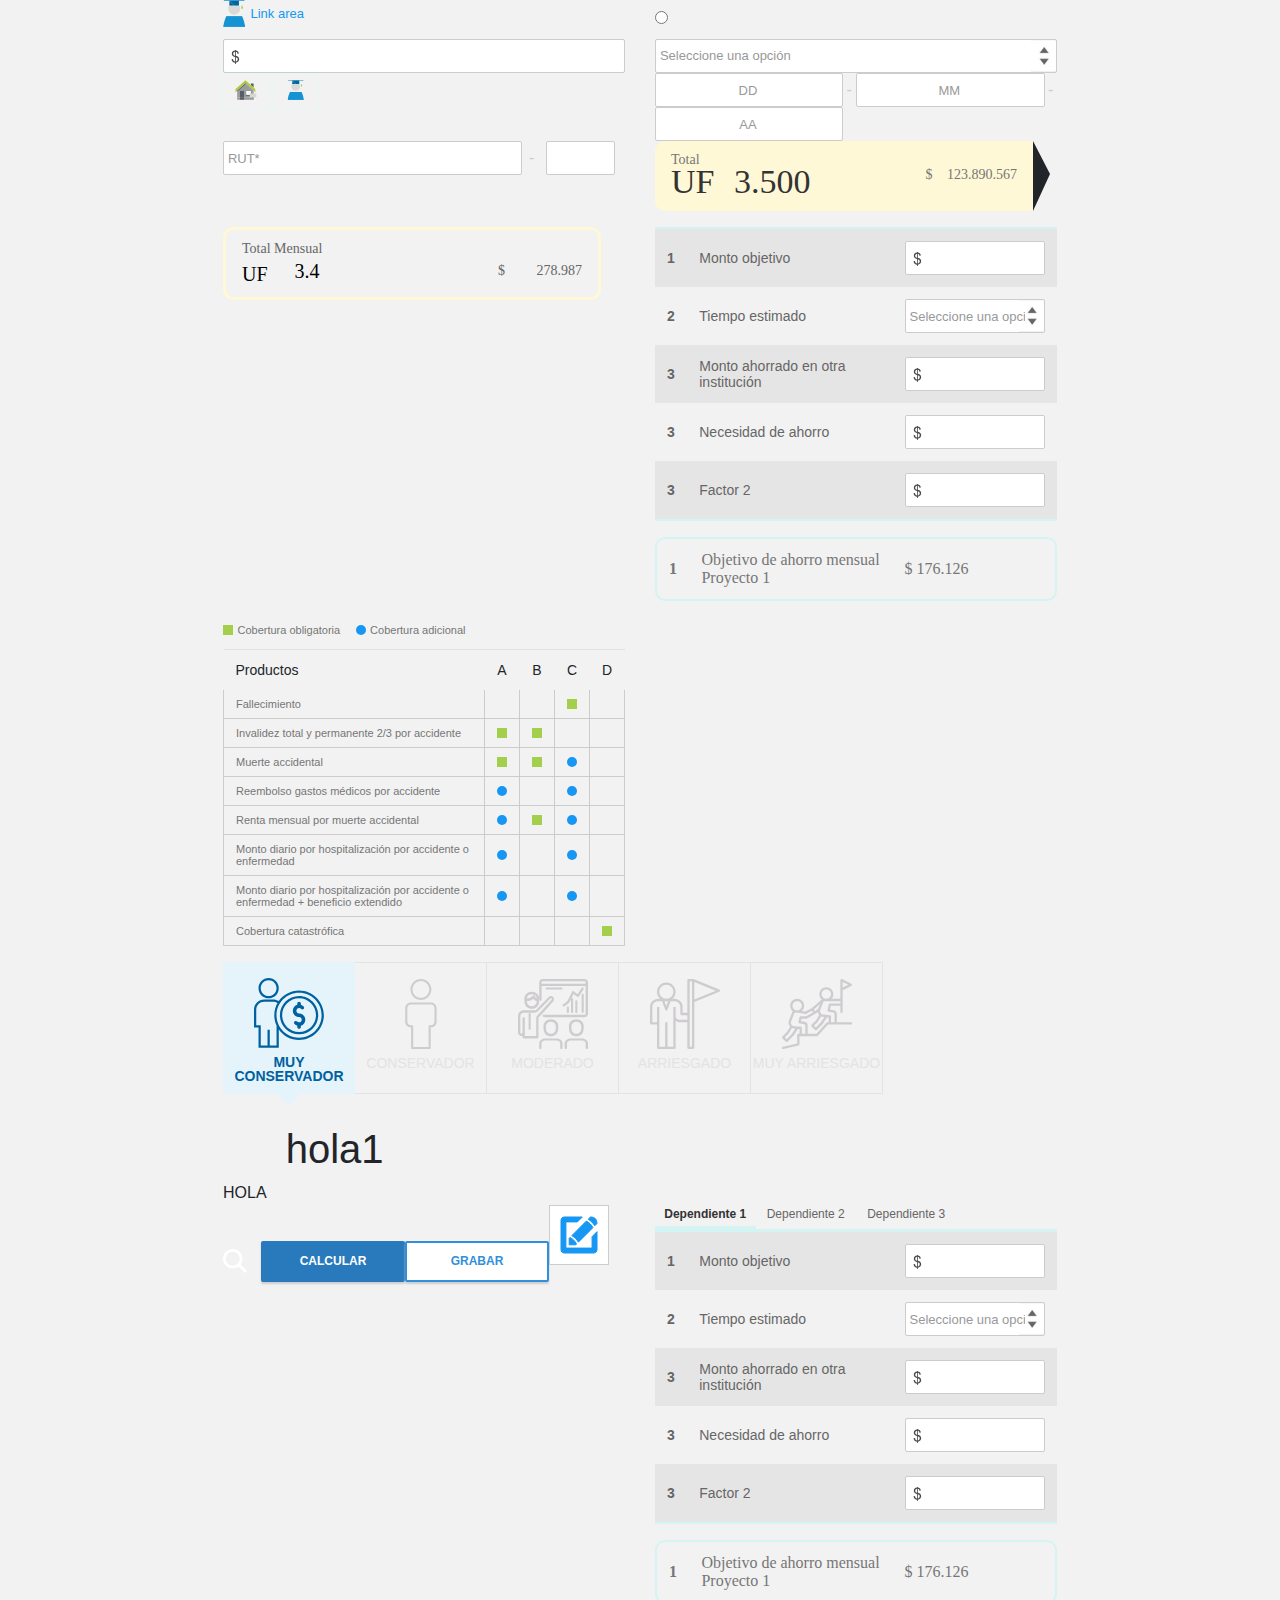
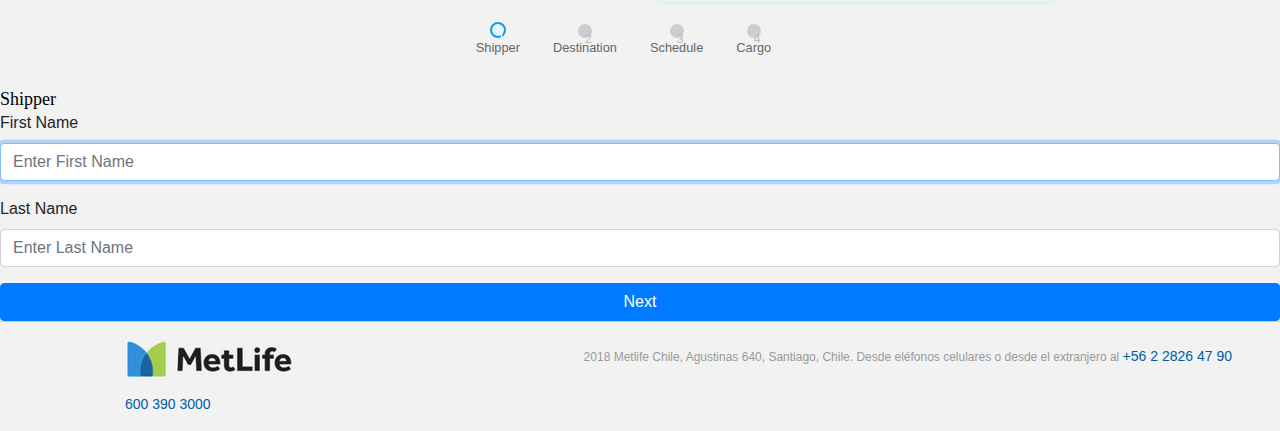
<file: theme.html>
<html lang="en">
  <head>
    <meta charset="UTF-8"/>
    <meta name="viewport" content="width=device-width, initial-scale=1.0"/>
    <meta http-equiv="X-UA-Compatible" content="ie=edge"/>
    <link rel="stylesheet" href="css/styles.css"/>
    <link rel="stylesheet" href="css/libs/bootstrap.min.css"/>
    <link rel="stylesheet" href="css/libs/owl.carousel.css"/>
    <link rel="stylesheet" href="css/libs/owl.theme.default.css"/>
    <link rel="stylesheet" href="css/libs/progress-tracker.css"/>
    <link rel="stylesheet" href="css/libs/tooltips.css"/>
    <link href="https://fonts.googleapis.com/css?family=Source+Code+Pro:300,400,700" rel="stylesheet"/>
    <title>Metlife</title>
  </head>
  <body>
    <div class="main-container">
      <div class="row">
        <div class="col-6">
          <div class="link-area"><a href="javascript:void(0)"><img src="assets/icons/icon-educacion.svg" alt=""/>
              <p>Link area</p></a></div>
        </div>
        <div class="col-6">
          <div class="rdbtn-area">
            <input type="radio"/>
            <label class="check"> 
              <p></p>
            </label>
          </div>
        </div>
        <div class="col-6">
          <div class="iptnum-area"><img src="assets/icons/icon-pesos.svg" alt=""/>
            <input type="text"/>
          </div>
        </div>
        <div class="col-6">
          <div class="iptselect-area">
            <select name="">
              <option value="1">Seleccione una opción</option>
              <option value="1">opcion1</option>
              <option value="1">opcion1</option>
              <option value="1">opcion1</option>
              <option value="1">opcion1</option>
              <option value="1">opcion1</option>
              <option value="1">opcion1</option>
            </select>
          </div>
        </div>
        <div class="col-6">
          <div class="iptgender-area">
            <label>
              <input type="radio" name="rdgender" value="masculino"/>
              <div class="gender-box gender-msc"><img src="assets/icons/icon-grandesproyectos.svg" alt=""/></div>
            </label>
            <label>
              <input type="radio" name="rdgender" value="femenino"/>
              <div class="gender-box gender-fem"><img src="assets/icons/icon-educacion.svg" alt=""/></div>
            </label>
          </div>
        </div>
        <div class="col-6">
          <div class="iptdate-area">
            <input type="text" name="" placeholder="DD"/><span>-</span>
            <input type="text" name="" placeholder="MM"/><span>-</span>
            <input type="text" name="" placeholder="AA"/>
          </div>
        </div>
        <div class="col-6">
          <div class="iptrut-area">
            <input class="rut" type="text" name="" placeholder="RUT*"/><span class="guion">-</span>
            <input class="dv" type="text" name=""/>
          </div>
        </div>
        <div class="col-6">
          <div class="box-result"> 
            <div class="box-value">
              <p class="label">Total</p>
              <p class="valueNumber"><span class="value">UF</span> 3.500</p>
            </div>
            <div class="box-uf">
              <p class="ufNumber"><span class="uf">$</span> 123.890.567</p>
            </div>
          </div>
        </div>
        <div class="col-6">
          <div class="box-result-details">
            <div class="box-objetivos">
              <p class="txt-label">Total Mensual</p>
              <p class="value">UF <span class="uf">3.4</span></p>
            </div>
            <div class="box-proyectos">
              <p class="txt-label"><span class="peso">$</span> 278.987</p>
            </div>
          </div>
        </div>
        <div class="col-6">
          <table class="table table-striped tabla-calculo">
            <tbody>
              <tr>
                <th scope="row" width="5%">1</th>
                <td width="50%">Monto objetivo</td>
                <td width="40%">
                  <div class="iptnum-area"><img src="assets/icons/icon-pesos.svg" alt=""/>
                    <input type="text"/>
                  </div>
                </td>
              </tr>
              <tr>
                <th scope="row" width="5%">2</th>
                <td width="50%">Tiempo estimado</td>
                <td width="40%"> 
                  <div class="iptselect-area">
                    <select name="">
                      <option value="1">Seleccione una opción</option>
                      <option value="1">opcion1</option>
                      <option value="1">opcion1</option>
                      <option value="1">opcion1</option>
                      <option value="1">opcion1</option>
                      <option value="1">opcion1</option>
                      <option value="1">opcion1</option>
                    </select>
                  </div>
                </td>
              </tr>
              <tr>
                <th scope="row" width="5%">3</th>
                <td width="50%">Monto ahorrado en otra institución</td>
                <td width="40%">
                  <div class="iptnum-area"><img src="assets/icons/icon-pesos.svg" alt=""/>
                    <input type="text"/>
                  </div>
                </td>
              </tr>
              <tr>
                <th scope="row" width="5%">3</th>
                <td width="50%">Necesidad de ahorro</td>
                <td width="40%">   
                  <div class="iptnum-area"><img src="assets/icons/icon-pesos.svg" alt=""/>
                    <input type="text"/>
                  </div>
                </td>
              </tr>
              <tr>
                <th scope="row" width="5%">3</th>
                <td width="50%">Factor 2</td>
                <td width="40%">
                  <div class="iptnum-area"><img src="assets/icons/icon-pesos.svg" alt=""/>
                    <input type="text"/>
                  </div>
                </td>
              </tr>
            </tbody>
          </table>
          <table class="table tabla-calculo_total">
            <tbody>
              <tr>
                <th scope="row" width="5%">1</th>
                <td width="50%">Objetivo de ahorro mensual Proyecto 1</td>
                <td width="40%">$ 176.126</td>
              </tr>
            </tbody>
          </table>
        </div>
        <div class="col-6">
          <div class="infograma">
            <div class="obligatoria"><img src="assets/icons/icon-coberturaobligatoria.svg" alt=""/>
              <p>Cobertura obligatoria</p>
            </div>
            <div class="adicional"><img src="assets/icons/icon-coberturadicional.svg" alt=""/>
              <p>Cobertura adicional</p>
            </div>
          </div>
          <table class="table tabla-productos">
            <thead>
              <tr>
                <th scope="col">Productos</th>
                <th scope="col">A</th>
                <th scope="col">B</th>
                <th scope="col">C</th>
                <th scope="col">D</th>
              </tr>
            </thead>
            <tbody>
              <tr>
                <th scope="row">Fallecimiento</th>
                <td> </td>
                <td></td>
                <td> <img src="assets/icons/icon-coberturaobligatoria.svg" alt=""/></td>
                <td></td>
              </tr>
              <tr>
                <th scope="row">Invalidez total y permanente 2/3 por accidente</th>
                <td><img src="assets/icons/icon-coberturaobligatoria.svg" alt=""/></td>
                <td><img src="assets/icons/icon-coberturaobligatoria.svg" alt=""/></td>
                <td></td>
                <td></td>
              </tr>
              <tr>
                <th scope="row">Muerte accidental</th>
                <td><img src="assets/icons/icon-coberturaobligatoria.svg" alt=""/></td>
                <td><img src="assets/icons/icon-coberturaobligatoria.svg" alt=""/></td>
                <td><img src="assets/icons/icon-coberturadicional.svg" alt=""/></td>
                <td></td>
              </tr>
              <tr>
                <th scope="row">Reembolso gastos médicos por accidente </th>
                <td><img src="assets/icons/icon-coberturadicional.svg" alt=""/></td>
                <td></td>
                <td><img src="assets/icons/icon-coberturadicional.svg" alt=""/></td>
                <td></td>
              </tr>
              <tr>
                <th scope="row">Renta mensual por muerte accidental </th>
                <td><img src="assets/icons/icon-coberturadicional.svg" alt=""/></td>
                <td><img src="assets/icons/icon-coberturaobligatoria.svg" alt=""/></td>
                <td><img src="assets/icons/icon-coberturadicional.svg" alt=""/></td>
                <td></td>
              </tr>
              <tr>
                <th scope="row">Monto diario por hospitalización por accidente o enfermedad</th>
                <td><img src="assets/icons/icon-coberturadicional.svg" alt=""/></td>
                <td></td>
                <td><img src="assets/icons/icon-coberturadicional.svg" alt=""/></td>
                <td></td>
              </tr>
              <tr>
                <th scope="row">Monto diario por hospitalización por accidente o enfermedad + beneficio extendido</th>
                <td><img src="assets/icons/icon-coberturadicional.svg" alt=""/></td>
                <td></td>
                <td><img src="assets/icons/icon-coberturadicional.svg" alt=""/></td>
                <td></td>
              </tr>
              <tr>
                <th scope="row">Cobertura catastrófica</th>
                <td></td>
                <td></td>
                <td></td>
                <td><img src="assets/icons/icon-coberturaobligatoria.svg" alt=""/></td>
              </tr>
            </tbody>
          </table>
        </div>
        <div class="col-12">
          <div class="menu-perfiles">
            <ul class="nav nav-tabs" role="navigation">
              <li class="nav-item"><a class="active" href="#dep1" data-toggle="tab" role="tab" aria-controls="dep1">
                  <div class="box-perfiles">
                    <div class="box-perfiles_img">
                      <svg width="70px" height="70px" viewbox="0 0 70 70" version="1.1" xmlns="http://www.w3.org/2000/svg" xmlns:xlink="http://www.w3.org/1999/xlink">
                        <!-- Generator: Sketch 49.1 (51147) - http://www.bohemiancoding.com/sketch-->
                        <title>money</title>
                        <desc>Created with Sketch.</desc>
                        <defs></defs>
                        <g id="mobile" stroke="none" stroke-width="1" fill="none" fill-rule="evenodd">
                          <g id="009_Dskt" transform="translate(-444.000000, -162.000000)" fill="#CECCCF" fill-rule="nonzero">
                            <g id="money" transform="translate(444.000000, 162.000000)">
                              <path id="Shape" d="M14.6463654,0.0137524558 C9.06286837,0.0137524558 4.5108055,4.55206287 4.5108055,10.1355599 C4.5108055,15.7328094 9.06286837,20.2848723 14.6463654,20.2848723 C20.2436149,20.2848723 24.7819253,15.7328094 24.7819253,10.1493124 C24.7819253,4.55206287 20.2298625,0.0137524558 14.6463654,0.0137524558 Z M14.6463654,18.043222 C10.2868369,18.043222 6.7524558,14.5088409 6.7524558,10.1493124 C6.76620825,5.78978389 10.3005894,2.25540275 14.6463654,2.25540275 C18.9921415,2.25540275 22.540275,5.78978389 22.540275,10.1493124 C22.540275,14.4950884 19.0058939,18.043222 14.6463654,18.043222 Z"></path>
                              <path id="Shape" d="M45.0667976,12.3909627 C36.6365422,12.3909627 29.1827112,16.6267191 24.6994106,23.0766208 C23.0628684,22.0039293 21.1237721,21.4125737 19.1434185,21.4125737 L10.1355599,21.4125737 C4.55206287,21.4125737 0,25.9646365 0,31.5481336 L0,49.5776031 L4.5108055,49.5776031 L4.5108055,69.8624754 L24.7956778,69.8624754 L24.7956778,51.4066798 C29.2789784,57.7878193 36.7053045,61.9685658 45.0805501,61.9685658 C58.7504912,61.9685658 69.8762279,50.8428291 69.8762279,37.172888 C69.8624754,23.5166994 58.7367387,12.3909627 45.0667976,12.3909627 Z M22.540275,67.6070727 L15.7740668,67.6070727 L15.7740668,51.8330059 L13.518664,51.8330059 L13.518664,67.6070727 L6.76620825,67.6070727 L6.76620825,47.3222004 L2.25540275,47.3222004 L2.25540275,31.5481336 C2.25540275,27.2023576 5.78978389,23.654224 10.1493124,23.654224 L19.1571709,23.654224 C20.7111984,23.654224 22.2102161,24.1355599 23.502947,24.9882122 C21.453831,28.5913556 20.2848723,32.7445972 20.2848723,37.172888 C20.2848723,40.8447937 21.0962672,44.3379175 22.540275,47.4872299 L22.540275,67.6070727 Z M45.0667976,59.7269155 C32.6345776,59.7269155 22.5265226,49.6188605 22.5265226,37.1866405 C22.5265226,24.7544204 32.6345776,14.6463654 45.0667976,14.6463654 C57.4990177,14.6463654 67.6070727,24.7544204 67.6070727,37.1866405 C67.6070727,49.6051081 57.4990177,59.7269155 45.0667976,59.7269155 Z"></path>
                              <path id="Shape" d="M45.0667976,18.0294695 C34.5049116,18.0294695 25.9096267,26.6247544 25.9096267,37.1866405 C25.9096267,47.7485265 34.5049116,56.3438114 45.0667976,56.3438114 C55.6286837,56.3438114 64.2239686,47.7485265 64.2239686,37.1866405 C64.2239686,26.6247544 55.6286837,18.0294695 45.0667976,18.0294695 Z M45.0667976,54.0884086 C35.7426326,54.0884086 28.1650295,46.5108055 28.1650295,37.1866405 C28.1650295,27.8624754 35.7563851,20.2848723 45.0667976,20.2848723 C54.3772102,20.2848723 61.9685658,27.8624754 61.9685658,37.1866405 C61.9685658,46.5108055 54.3909627,54.0884086 45.0667976,54.0884086 Z"></path>
                              <path id="Shape" d="M45.0667976,35.3988212 C43.5815324,35.3988212 42.3850688,34.1886051 42.3850688,32.7170923 C42.3850688,31.2318271 43.5952849,30.0353635 45.0667976,30.0353635 C45.8094303,30.0353635 46.5108055,30.3379175 47.0196464,30.8742633 C47.6935167,31.589391 48.8349705,31.6306483 49.5500982,30.956778 C50.2652259,30.2829077 50.3064833,29.1414538 49.632613,28.4263261 C48.8762279,27.6149312 47.913556,27.0373281 46.8546169,26.7210216 L46.8546169,25.4695481 C46.8546169,24.4793713 46.0569745,23.6817289 45.0667976,23.6817289 C44.0766208,23.6817289 43.2789784,24.4793713 43.2789784,25.4695481 L43.2789784,26.7072692 C40.6935167,27.4774067 38.7956778,29.8840864 38.7956778,32.7170923 C38.7956778,36.1689587 41.6149312,38.9882122 45.0667976,38.9882122 C46.5520629,38.9882122 47.7485265,40.1984283 47.7485265,41.6699411 C47.7485265,43.1552063 46.5383104,44.3516699 45.0667976,44.3516699 C44.324165,44.3516699 43.6227898,44.0491159 43.1139489,43.5127701 C42.4400786,42.7976424 41.2986248,42.7563851 40.5834971,43.4302554 C39.8683694,44.1041257 39.827112,45.2455796 40.5009823,45.9607073 C41.2573674,46.7721022 42.2200393,47.3497053 43.2789784,47.6660118 L43.2789784,48.9174853 C43.2789784,49.9076621 44.0766208,50.7053045 45.0667976,50.7053045 C46.0569745,50.7053045 46.8546169,49.9076621 46.8546169,48.9174853 L46.8546169,47.6797642 C49.4400786,46.9096267 51.3379175,44.502947 51.3379175,41.6699411 C51.3379175,38.2043222 48.5324165,35.3988212 45.0667976,35.3988212 Z"></path>
                            </g>
                          </g>
                        </g>
                      </svg>
                    </div>
                    <div class="box-perfiles_info">
                      <p>MUY CONSERVADOR</p>
                    </div>
                  </div></a></li>
              <li class="nav-item"><a href="#dep2" data-toggle="tab" role="tab" aria-controls="dep2">
                  <div class="box-perfiles">
                    <div class="box-perfiles_img">
                      <svg width="32px" height="70px" viewbox="0 0 32 70" version="1.1" xmlns="http://www.w3.org/2000/svg" xmlns:xlink="http://www.w3.org/1999/xlink">
                        <!-- Generator: Sketch 49.1 (51147) - http://www.bohemiancoding.com/sketch-->
                        <title>004-man</title>
                        <desc>Created with Sketch.</desc>
                        <defs></defs>
                        <g id="mobile" stroke="none" stroke-width="1" fill="none" fill-rule="evenodd">
                          <g id="009_Dskt" transform="translate(-594.000000, -162.000000)" fill="#CECCCF" fill-rule="nonzero">
                            <g id="004-man" transform="translate(594.000000, 162.000000)">
                              <path id="Shape" d="M24.6612121,70 L7.15484848,70 C6.56939394,70 6.09424242,69.5248485 6.09424242,68.9393939 L6.09424242,48.3615152 L5.85454545,48.3615152 C2.73636364,48.3615152 0.201515152,45.8266667 0.201515152,42.7084848 L0.201515152,29.0436364 C0.201515152,25.9254545 2.73636364,23.3906061 5.85454545,23.3906061 L25.9615152,23.3906061 C29.079697,23.3906061 31.6145455,25.9254545 31.6145455,29.0436364 L31.6145455,42.7084848 C31.6145455,45.8245455 29.079697,48.3615152 25.9615152,48.3615152 L25.7218182,48.3615152 L25.7218182,68.9393939 C25.7218182,69.5248485 25.2487879,70 24.6612121,70 Z M8.21757576,67.8787879 L23.6027273,67.8787879 L23.6027273,47.3009091 C23.6027273,46.7154545 24.0778788,46.240303 24.6633333,46.240303 L25.9636364,46.240303 C27.9109091,46.240303 29.4954545,44.6557576 29.4954545,42.7084848 L29.4954545,29.0436364 C29.4954545,27.0963636 27.9109091,25.5118182 25.9636364,25.5118182 L5.85454545,25.5118182 C3.90727273,25.5118182 2.32272727,27.0963636 2.32272727,29.0436364 L2.32272727,42.7084848 C2.32272727,44.6557576 3.90727273,46.240303 5.85454545,46.240303 L7.15484848,46.240303 C7.74030303,46.240303 8.21545455,46.7154545 8.21545455,47.3009091 L8.21545455,67.8787879 L8.21757576,67.8787879 Z"></path>
                              <path id="Shape" d="M15.9090909,20.9193939 C10.1415152,20.9193939 5.44939394,16.2272727 5.44939394,10.459697 C5.44939394,4.69212121 10.1415152,0 15.9090909,0 C21.6787879,0 26.3709091,4.69212121 26.3709091,10.459697 C26.3709091,16.2272727 21.6766667,20.9193939 15.9090909,20.9193939 Z M15.9090909,2.12121212 C11.3124242,2.12121212 7.57060606,5.8630303 7.57060606,10.459697 C7.57060606,15.0563636 11.3124242,18.7981818 15.9090909,18.7981818 C20.5078788,18.7981818 24.249697,15.0563636 24.249697,10.459697 C24.249697,5.8630303 20.5057576,2.12121212 15.9090909,2.12121212 Z"></path>
                            </g>
                          </g>
                        </g>
                      </svg>
                    </div>
                    <div class="box-perfiles_info">
                      <p>CONSERVADOR</p>
                    </div>
                  </div></a></li>
              <li class="nav-item"> <a href="#dep3" data-toggle="tab" role="tab" aria-controls="dep3">
                  <div class="box-perfiles">
                    <div class="box-perfiles_img">
                      <svg width="70px" height="70px" viewbox="0 0 70 70" version="1.1" xmlns="http://www.w3.org/2000/svg" xmlns:xlink="http://www.w3.org/1999/xlink">
                        <!-- Generator: Sketch 49.1 (51147) - http://www.bohemiancoding.com/sketch-->
                        <title>001-presentation</title>
                        <desc>Created with Sketch.</desc>
                        <defs></defs>
                        <g id="mobile" stroke="none" stroke-width="1" fill="none" fill-rule="evenodd">
                          <g id="009_Dskt" transform="translate(-706.000000, -162.000000)" fill="#CECCCF" fill-rule="nonzero">
                            <g id="001-presentation" transform="translate(706.000000, 162.000000)">
                              <path id="Shape" d="M19.2859874,14.9247308 C17.8942999,13.5151282 15.9766714,12.7216965 13.9752511,12.7273022 L13.5943226,12.7273022 C11.594912,12.7233631 9.68006631,13.5166433 8.28977022,14.9247308 C6.98187463,16.2425213 6.28742227,18.0310379 6.37028658,19.86743 L6.51498992,23.1302418 C6.7342093,26.8639311 9.92216613,29.7619188 13.7377892,29.6958626 L13.8317845,29.6958626 C17.6474075,29.7619188 20.8353644,26.8639311 21.0545838,23.1302418 L21.205471,19.86743 C21.2883353,18.0310379 20.5938829,16.2425213 19.2859874,14.9247308 Z M18.5834959,23.0296425 C18.4159121,25.4632674 16.3198781,27.3345057 13.8317845,27.2717826 L13.7377892,27.2717826 C11.2496956,27.3345057 9.15366153,25.4632674 8.98607775,23.0296425 L8.94279042,22.0394058 C11.3004036,21.9365339 13.5641761,21.1040139 15.4086799,19.6613832 C16.1693,20.7637336 17.3174963,21.5529232 18.6342039,21.8782045 L18.5834959,23.0296425 Z M17.0325729,17.3003293 C16.963777,16.7833942 16.5652244,16.367513 16.0431484,16.2676712 C15.5229275,16.1622237 14.9926578,16.3970564 14.7296873,16.8494504 C14.7136091,16.8749032 13.1787643,19.2541378 8.84755831,19.6177498 C8.83689108,18.4947947 9.27764879,17.4128975 10.0744448,16.6058303 C10.9978561,15.673317 12.2683391,15.1483522 13.5943226,15.1513823 L13.9752511,15.1513823 C15.3012346,15.1483522 16.5717175,15.673317 17.4951289,16.6058303 C18.2166359,17.3425992 18.6448712,18.3084436 18.7022269,19.3280722 C17.8463746,18.9532489 17.2255107,18.19936 17.0325729,17.3003293 Z"></path>
                              <path id="Shape" d="M63.8314448,42.5004884 C62.4397594,41.0908858 60.5221338,40.2974541 58.5207165,40.3030598 L58.1397886,40.3030598 C56.140381,40.2991207 54.2255382,41.0924009 52.8352442,42.5004884 C51.5273505,43.8182789 50.8327446,45.6067955 50.9157634,47.4431876 L51.0604665,50.7059994 C51.2796856,54.4396887 54.4676376,57.3376764 58.2832549,57.2716202 L58.3772501,57.2716202 C62.1928674,57.3376764 65.3808195,54.4396887 65.6000385,50.7059994 L65.7509256,47.4431876 C65.8337897,45.6067955 65.1393384,43.8182789 63.8314448,42.5004884 Z M63.2773679,47.3450124 L63.1289544,50.6054001 C62.9613709,53.0390249 60.8653399,54.9102632 58.3772501,54.8475402 L58.2832549,54.8475402 C55.7951651,54.9102632 53.6991342,53.0390249 53.5315506,50.6054001 L53.3831372,47.3389522 C53.3353666,46.1646369 53.7826167,45.0228952 54.619916,44.1815879 C55.543326,43.2490746 56.8138071,42.7241098 58.1397886,42.7271399 L58.5207165,42.7271399 C59.846698,42.7241098 61.117179,43.2490746 62.040589,44.1815879 C62.8794343,45.0244102 63.326839,46.1687275 63.2773679,47.3450124 Z"></path>
                              <path id="Shape" d="M35.1019548,17.8810513 C33.8827168,16.6659122 31.9479007,16.6659122 30.7286627,17.8810513 L18.0431326,30.9518098 C17.8297943,31.1716266 17.5403247,31.2951455 17.23864,31.2948528 L5.68144486,31.2948528 C2.5452873,31.2986579 0.00369293916,33.9174342 0,37.1488292 L0,53.539963 C0,55.4798244 1.52617813,57.0523488 3.40886692,57.0523488 C3.79591535,57.0523488 4.18012305,56.9845891 4.54515589,56.8521429 L4.54515589,58.2231441 C4.54515589,58.8697158 5.05392927,59.3939394 5.68144486,59.3939394 L19.3169125,59.3939394 C19.9444281,59.3939394 20.4532015,58.8697158 20.4532015,58.2231441 L20.4532015,39.2398695 C20.4530595,38.9436583 20.5618591,38.658277 20.7577269,38.4413872 L35.1760977,22.463544 C36.3838308,21.1771327 36.3505944,19.1254604 35.1019548,17.8810513 Z M33.553335,20.8263332 C33.549216,20.830431 33.5450969,20.8345288 33.5409779,20.8384802 L19.0896547,36.8479348 C18.5044659,37.4984579 18.1796293,38.3528458 18.1806235,39.2398695 L18.1806235,57.0523488 L6.81773383,57.0523488 L6.81773383,39.4904197 C6.81773383,38.843848 6.30896044,38.3196244 5.68144486,38.3196244 C5.05392927,38.3196244 4.54515589,38.843848 4.54515589,39.4904197 L4.54515589,53.539963 C4.54515589,54.1865347 4.0363825,54.7107583 3.40886692,54.7107583 C2.78135133,54.7107583 2.27257794,54.1865347 2.27257794,53.539963 L2.27257794,37.1488292 C2.27257794,35.2089677 3.79875607,33.6364433 5.68144486,33.6364433 L17.23864,33.6364433 C18.1435521,33.6393703 19.011961,33.2688136 19.6498452,32.6073143 L32.3353753,19.5365558 C32.6812332,19.1984887 33.2235271,19.1984887 33.5693851,19.5365558 C33.9105559,19.8973071 33.9034541,20.4748019 33.553335,20.8263332 Z"></path>
                              <path id="Shape" d="M11.6666667,33.9393939 C11.080947,33.9393939 10.6060606,34.4821212 10.6060606,35.1515152 L10.6060606,49.6969697 C10.6060606,50.3663636 11.080947,50.9090909 11.6666667,50.9090909 C12.2523864,50.9090909 12.7272727,50.3663636 12.7272727,49.6969697 L12.7272727,35.1515152 C12.7272727,34.4821212 12.2523864,33.9393939 11.6666667,33.9393939 Z"></path>
                              <path id="Shape" d="M38.3760774,42.5004754 C36.9852063,41.0923867 35.0695685,40.2991058 33.0693309,40.3030449 L32.6882449,40.3030449 C30.6880073,40.2991058 28.7723695,41.0923867 27.3814983,42.5004754 C26.0730617,43.8182671 25.3781675,45.6067852 25.4612207,47.443179 L25.6059839,50.7059936 C25.825294,54.4396862 29.0145695,57.3376765 32.8317708,57.2716202 L32.925805,57.2716202 C36.7430063,57.3376765 39.9322818,54.4396862 40.1515918,50.7059936 L40.296355,47.443179 C40.3794083,45.6067852 39.684514,43.8182671 38.3760774,42.5004754 Z M37.827957,47.3450037 L37.6794819,50.6053942 C37.5118288,53.0390212 35.4149277,54.9102612 32.925805,54.847538 L32.8317708,54.847538 C30.342648,54.9102612 28.245747,53.0390212 28.0780939,50.6053942 L27.9296188,47.3389435 C27.8818284,46.1646271 28.3292642,45.0228844 29.1669111,44.1815764 C30.0907044,43.2490623 31.3617129,42.724097 32.6882449,42.7271271 L33.0693309,42.7271271 C34.3958629,42.724097 35.6668714,43.2490623 36.5906647,44.1815764 C37.4298582,45.0243995 37.8774487,46.1687178 37.827957,47.3450037 Z"></path>
                              <path id="Shape" d="M38.9069545,59.3939394 L26.8506212,59.3939394 C23.7379545,59.3968561 21.2153295,61.6901515 21.2121212,64.5198485 L21.2121212,68.9393939 C21.2121212,69.5251136 21.7344962,70 22.3787879,70 C23.0230795,70 23.5454545,69.5251136 23.5454545,68.9393939 L23.5454545,64.5198485 C23.5473504,62.8610606 25.0261004,61.516875 26.8506212,61.5151515 L38.9069545,61.5151515 C40.7316212,61.516875 42.2102254,62.8610606 42.2121212,64.5198485 L42.2121212,68.9393939 C42.2121212,69.5251136 42.7344962,70 43.3787879,70 C44.0230795,70 44.5454545,69.5251136 44.5454545,68.9393939 L44.5454545,64.5198485 C44.5422462,61.6901515 42.0196212,59.3968561 38.9069545,59.3939394 Z"></path>
                              <path id="Shape" d="M64.3615,59.3939394 L52.3051667,59.3939394 C49.1925,59.3968561 46.669875,61.6901515 46.6666667,64.5198485 L46.6666667,68.9393939 C46.6666667,69.5251136 47.1890417,70 47.8333333,70 C48.477625,70 49,69.5251136 49,68.9393939 L49,64.5198485 C49.0018958,62.8610606 50.4806458,61.516875 52.3051667,61.5151515 L64.3615,61.5151515 C66.1861667,61.516875 67.6647708,62.8610606 67.6666667,64.5198485 L67.6666667,68.9393939 C67.6666667,69.5251136 68.1890417,70 68.8333333,70 C69.477625,70 70,69.5251136 70,68.9393939 L70,64.5198485 C69.9967917,61.6901515 67.4741667,59.3968561 64.3615,59.3939394 Z"></path>
                              <path id="Shape" d="M66.489575,0 L24.7225462,0 C22.7685097,0.0185123967 21.1983788,1.57109504 21.2122119,3.47107438 L21.2122119,20.8264463 C21.2122119,21.4654132 21.7450093,21.9834711 22.4021558,21.9834711 C23.0593022,21.9834711 23.5920996,21.4654132 23.5920996,20.8264463 L23.5920996,6.94214876 L67.6200216,6.94214876 L67.6200216,34.7107438 C67.6353421,35.3333678 67.1299135,35.8507025 66.489575,35.8677686 L25.8827415,35.8677686 C25.225595,35.8677686 24.6927976,36.3858264 24.6927976,37.0247934 C24.6927976,37.6637603 25.225595,38.1818182 25.8827415,38.1818182 L66.489575,38.1818182 C68.4436115,38.1633058 70.0137424,36.6107231 69.9999093,34.7107438 L69.9999093,3.47107438 C70.0137424,1.57109504 68.4436115,0.0185123967 66.489575,0 Z M67.6203609,4.62809917 L23.5917603,4.62809917 L23.5920996,3.47107438 C23.5767791,2.84845041 24.0822077,2.3311157 24.7225462,2.31404959 L66.489575,2.31404959 C67.1299135,2.3311157 67.6353421,2.84845041 67.6200216,3.47107438 L67.6203609,4.62809917 Z"></path>
                              <path id="Shape" d="M64.6969697,14.8484848 C64.11125,14.8484848 63.6363636,15.3745128 63.6363636,16.02331 L63.6363636,32.7645688 C63.6363636,33.413366 64.11125,33.9393939 64.6969697,33.9393939 C65.2826894,33.9393939 65.7575758,33.413366 65.7575758,32.7645688 L65.7575758,16.02331 C65.7575758,15.3745128 65.2826894,14.8484848 64.6969697,14.8484848 Z"></path>
                              <path id="Shape" d="M58.3333333,21.2121212 C57.7476136,21.2121212 57.2727273,21.7819848 57.2727273,22.4848485 L57.2727273,32.6666667 C57.2727273,33.3695303 57.7476136,33.9393939 58.3333333,33.9393939 C58.919053,33.9393939 59.3939394,33.3695303 59.3939394,32.6666667 L59.3939394,22.4848485 C59.3939394,21.7819848 58.919053,21.2121212 58.3333333,21.2121212 Z"></path>
                              <path id="Shape" d="M54.0909091,19.0909091 C53.5051894,19.0909091 53.030303,19.6449432 53.030303,20.3282828 L53.030303,32.7020202 C53.030303,33.3853598 53.5051894,33.9393939 54.0909091,33.9393939 C54.6766288,33.9393939 55.1515152,33.3853598 55.1515152,32.7020202 L55.1515152,20.3282828 C55.1515152,19.6449432 54.6766288,19.0909091 54.0909091,19.0909091 Z"></path>
                              <path id="Shape" d="M49.8484848,27.5757576 C49.2627652,27.5757576 48.7878788,28.0506439 48.7878788,28.6363636 L48.7878788,32.8787879 C48.7878788,33.4645076 49.2627652,33.9393939 49.8484848,33.9393939 C50.4342045,33.9393939 50.9090909,33.4645076 50.9090909,32.8787879 L50.9090909,28.6363636 C50.9090909,28.0506439 50.4342045,27.5757576 49.8484848,27.5757576 Z"></path>
                              <path id="Shape" d="M65.2329116,8.6855646 C64.6914222,8.31986116 63.9596161,8.46781296 63.5984268,9.01606984 L59.5752608,15.1250474 L55.8584871,12.3032247 C55.3398298,11.9051569 54.6006585,12.0083652 54.2075042,12.5335046 C54.1627238,12.5933117 54.1236883,12.6571457 54.0908395,12.7244101 L49.5020263,22.0179308 L45.0169151,25.4279812 C44.4961956,25.8233645 44.3907259,26.5711773 44.7812287,27.0984048 C45.1717316,27.6256322 45.9103137,27.73242 46.4310332,27.3370367 L51.1447601,23.7575577 C51.2932425,23.6468921 51.4143264,23.5026689 51.4982897,23.3363723 L55.5791988,15.070162 L59.158096,17.7917593 C59.6786682,18.1871426 60.4173976,18.0805039 60.8079004,17.5532765 C60.8210105,17.5356774 60.8335313,17.5176308 60.8456102,17.4994351 L65.5593372,10.3404771 C65.9205265,9.79222021 65.774401,9.05126805 65.2329116,8.6855646 Z"></path>
                              <path id="Shape" d="M43.3333333,8.48484848 L28.7878788,8.48484848 C28.1184848,8.48484848 27.5757576,8.95973485 27.5757576,9.54545455 C27.5757576,10.1311742 28.1184848,10.6060606 28.7878788,10.6060606 L43.3333333,10.6060606 C44.0027273,10.6060606 44.5454545,10.1311742 44.5454545,9.54545455 C44.5454545,8.95973485 44.0027273,8.48484848 43.3333333,8.48484848 Z"></path>
                            </g>
                          </g>
                        </g>
                      </svg>
                    </div>
                    <div class="box-perfiles_info">
                      <p>MODERADO</p>
                    </div>
                  </div></a></li>
              <li class="nav-item"> <a href="#dep4" data-toggle="tab" role="tab" aria-controls="dep4">
                  <div class="box-perfiles">
                    <div class="box-perfiles_img">
                      <svg width="70px" height="70px" viewbox="0 0 70 70" version="1.1" xmlns="http://www.w3.org/2000/svg" xmlns:xlink="http://www.w3.org/1999/xlink">
                        <!-- Generator: Sketch 49.1 (51147) - http://www.bohemiancoding.com/sketch-->
                        <title>002-goal</title>
                        <desc>Created with Sketch.</desc>
                        <defs></defs>
                        <g id="mobile" stroke="none" stroke-width="1" fill="none" fill-rule="evenodd">
                          <g id="009_Dskt" transform="translate(-837.000000, -162.000000)" fill="#CECCCF" fill-rule="nonzero">
                            <g id="002-goal" transform="translate(837.000000, 162.000000)">
                              <path id="Shape" d="M69.9179669,11.2379931 C69.7994295,10.9380144 69.5619173,10.7004522 69.2618558,10.581744 L43.6006225,0.0817576642 C43.4596315,0.0259035703 43.3090176,-0.00180472702 43.157383,9.11038476e-05 L38.4917042,9.11038476e-05 C37.8475489,9.11038476e-05 37.3252845,0.522465424 37.3252845,1.16675625 L37.3252845,33.8333804 L32.6596057,33.8333804 L32.6596057,28.0000547 C32.6596057,23.4897272 29.0040464,19.8333986 24.4946678,19.8333986 L22.4767618,19.8333986 C26.3540866,16.4378197 26.7451288,10.5412024 23.3502643,6.6630616 C19.9553998,2.78492081 14.060023,2.39365049 10.1826982,5.78937524 C6.30537328,9.18495415 5.91418527,15.0815715 9.3091956,18.9597123 C9.58082559,19.2698994 9.87257632,19.5618573 10.1826982,19.8333986 L8.16493788,19.8333986 C3.65555933,19.8333986 0,23.4897272 0,28.0000547 L0,44.3333667 C0,44.9776576 0.522264419,45.5000319 1.1664197,45.5000319 L6.99851818,45.5000319 L6.99851818,68.8333349 C6.99851818,69.4776257 7.5207826,70 8.16493788,70 L24.4948136,70 C25.1389689,70 25.6612333,69.4776257 25.6612333,68.8333349 L25.6612333,42.0000364 C26.6675619,42.7634729 27.8975515,43.1735557 29.1604924,43.1667016 L37.3254303,43.1667016 L37.3254303,68.8333349 C37.3254303,69.4776257 37.8476947,70 38.49185,70 L43.1575288,70 C43.8016841,70 44.3239485,69.4776257 44.3239485,68.8333349 L44.3239485,22.9483946 L69.2620016,12.7517412 C69.8611039,12.5149081 70.1548959,11.8372215 69.9179669,11.2379931 Z M9.33135758,12.8334077 C9.33135758,8.9673711 12.4646525,5.83341685 16.3298758,5.83341685 C20.195099,5.83341685 23.3283939,8.9673711 23.3283939,12.8334077 C23.3283939,16.6994444 20.195099,19.8333986 16.3298758,19.8333986 C12.4646525,19.8333986 9.33135758,16.6994444 9.33135758,12.8334077 Z M18.1494905,22.1667289 L16.3298758,27.0083893 L14.510261,22.1667289 L18.1494905,22.1667289 Z M37.3254303,40.8333713 L29.1604924,40.8333713 C27.2278808,40.8333713 25.6612333,39.2663942 25.6612333,37.3333758 L25.6612333,28.0000547 L23.3283939,28.0000547 L23.3283939,67.6666697 L17.4962955,67.6666697 L17.4962955,43.1667016 L15.1634561,43.1667016 L15.1634561,67.6666697 L9.33135758,67.6666697 L9.33135758,28.0000547 L6.99851818,28.0000547 L6.99851818,43.1667016 L2.33283939,43.1667016 L2.33283939,28.0000547 C2.33283939,24.7784547 4.94401569,22.1667289 8.16493788,22.1667289 L12.0257871,22.1667289 L15.2334412,30.7417178 C15.4531656,31.3473628 16.1222531,31.6601749 16.7277707,31.4404044 C17.0526186,31.3225712 17.3083561,31.066634 17.4263103,30.7417178 L20.6339644,22.1667289 L24.4948136,22.1667289 C27.7157358,22.1667289 30.3269121,24.7784547 30.3269121,28.0000547 L30.3269121,35.0000456 C30.3269121,35.6443364 30.8491765,36.1667107 31.4933318,36.1667107 L37.3254303,36.1667107 L37.3254303,40.8333713 Z M41.9911091,67.6666697 L39.6582697,67.6666697 L39.6582697,2.3334214 L41.9911091,2.3334214 L41.9911091,67.6666697 Z M44.3239485,20.4283979 L44.3239485,2.92842063 L65.7394141,11.6667426 L44.3239485,20.4283979 Z"></path>
                            </g>
                          </g>
                        </g>
                      </svg>
                    </div>
                    <div class="box-perfiles_info">
                      <p>ARRIESGADO</p>
                    </div>
                  </div></a></li>
              <li class="nav-item"> <a href="#dep5" data-toggle="tab" role="tab" aria-controls="dep5">
                  <div class="box-perfiles">
                    <div class="box-perfiles_img">
                      <svg width="70px" height="70px" viewbox="0 0 70 70" version="1.1" xmlns="http://www.w3.org/2000/svg" xmlns:xlink="http://www.w3.org/1999/xlink">
                        <!-- Generator: Sketch 49.1 (51147) - http://www.bohemiancoding.com/sketch-->
                        <title>003-leadership</title>
                        <desc>Created with Sketch.</desc>
                        <defs></defs>
                        <g id="mobile" stroke="none" stroke-width="1" fill="none" fill-rule="evenodd">
                          <g id="009_Dskt" transform="translate(-968.000000, -162.000000)" fill="#CECCCF" fill-rule="nonzero">
                            <g id="003-leadership" transform="translate(968.000000, 162.000000)">
                              <path id="Shape" d="M54.8333965,34.6432023 C54.8333965,32.9235455 53.6025683,31.4722204 51.9085754,31.1910554 L48.0469248,30.5470591 L48.7889217,26.8335803 L58.3333819,26.8335803 L58.3333819,33.8335403 L60.6667056,33.8335403 L60.6667056,25.6669203 L60.6667056,21.0002804 L60.6667056,11.2213363 L69.354836,6.8766945 C69.7503344,6.67952896 70,6.2758646 70,5.83370047 C70,5.39153633 69.7503344,4.98787197 69.354836,4.78953977 L60.0215416,0.122899808 C59.6587098,-0.0567658308 59.2293782,-0.0392659309 58.8863796,0.174232848 C58.5433811,0.387731626 58.3333819,0.762229483 58.3333819,1.1670605 L58.3333819,10.5003404 L58.3333819,19.8336204 L49.5367519,19.8336204 C50.6497473,18.5934608 51.3334111,16.9613035 51.3334111,15.1669804 C51.3334111,11.3065025 48.1939242,8.16702045 44.3334403,8.16702045 C40.4729564,8.16702045 37.3334694,11.3065025 37.3334694,15.1669804 C37.3334694,17.2623017 38.2632989,19.1406243 39.7262928,20.4239503 L29.6755014,29.3582325 L23.1503619,32.6202139 L19.8043758,32.0625504 C21.2498698,30.7792244 22.166866,28.9137351 22.166866,26.8335803 C22.166866,22.9731024 19.0273791,19.8336204 15.1668951,19.8336204 C11.3064112,19.8336204 8.1669243,22.9731024 8.1669243,26.8335803 C8.1669243,28.9627348 9.12592031,30.8702239 10.630914,32.1547165 C10.6145808,32.187383 10.5912475,32.2130495 10.5784143,32.2468827 L6.96176266,41.6501622 C6.30026542,43.373319 6.47876467,45.2598082 7.45292728,46.8266326 C7.63842651,47.1252975 7.85425894,47.394796 8.08292465,47.6502945 L4.90727122,52.9434309 L0.342123574,57.5085715 C-0.114041191,57.9647355 -0.114041191,58.7020646 0.342123574,59.1582287 L3.84210899,62.6582087 C4.06960804,62.8857074 4.36827347,63.0000401 4.66693889,63.0000401 C4.96560431,63.0000401 5.26426973,62.8857074 5.49176878,62.6582087 L11.3250778,56.8249087 C11.3799109,56.7700757 11.4289107,56.710576 11.4709105,56.6475764 L15.9520585,49.9252815 L17.5002187,50.0652807 L17.5002187,54.8334201 L16.3335569,54.8334201 C15.688393,54.8334201 15.1668951,55.3549171 15.1668951,56.0000801 L15.1668951,64.4046987 L0.904454565,67.6958465 C0.374790105,67.8183458 0.000291665451,68.2896765 0.000291665451,68.83334 L0,70 L2.33361528,70 L2.33361528,69.7620014 L16.5960558,66.4708535 C17.1257203,66.3483542 17.5002187,65.8770236 17.5002187,65.33336 L17.5002187,57.1667401 L18.6668806,57.1667401 L24.5001896,57.1667401 L35.0001458,57.1667401 C35.3303111,57.1667401 35.6464765,57.0267409 35.8669756,56.7805756 L46.0192666,45.5001402 L47.8334257,45.5001402 L53.6667347,45.5001402 L70,45.5001402 L70,43.1668202 L54.8333965,43.1668202 L54.8333965,34.6432023 Z M60.6667056,3.05471637 L66.2246824,5.83370047 L60.6667056,8.61268457 L60.6667056,3.05471637 Z M39.6667931,15.1669804 C39.6667931,12.5933285 41.7597843,10.5003404 44.3334403,10.5003404 C46.9070962,10.5003404 49.0000875,12.5933285 49.0000875,15.1669804 C49.0000875,17.7406323 46.9070962,19.8336204 44.3334403,19.8336204 C41.7597843,19.8336204 39.6667931,17.7406323 39.6667931,15.1669804 Z M38.0217999,25.0602571 L36.2473073,29.6732307 L32.9514877,32.1582165 L31.8664922,30.5307258 L38.0217999,25.0602571 Z M10.5002479,26.8335803 C10.5002479,24.2599284 12.5932392,22.1669403 15.1668951,22.1669403 C17.7405511,22.1669403 19.8335424,24.2599284 19.8335424,26.8335803 C19.8335424,29.4072323 17.7405511,31.5002203 15.1668951,31.5002203 C12.5932392,31.5002203 10.5002479,29.4072323 10.5002479,26.8335803 Z M9.59375169,55.2569177 L4.66693889,60.1837228 L2.81661326,58.3334001 L6.65843059,54.4915887 C6.72609697,54.4239225 6.78443006,54.3492562 6.83342986,54.26759 L9.96591681,49.0467866 C10.5597477,49.3186183 11.2025783,49.4936173 11.8769088,49.5554503 L13.3072362,49.6849496 L9.59375169,55.2569177 Z M23.3335278,54.8334201 L19.8335424,54.8334201 L19.8335424,49.0001202 C19.8335424,48.3957903 19.3727109,47.8929598 18.7730468,47.8381268 L12.0892413,47.2302969 C10.9867459,47.1299642 10.0195833,46.5338009 9.43391903,45.593473 C8.84942146,44.653145 8.74208857,43.5226515 9.13992025,42.4889907 L12.4684064,33.8335403 L16.236724,33.8335403 L23.1421952,34.983867 C23.3860276,35.0235335 23.6356932,34.9862003 23.8550256,34.8765343 L29.9333336,31.837385 L31.0019958,33.4403758 L24.1898575,37.3335202 L18.6668806,37.3335202 C18.1313828,37.3335202 17.6658847,37.6975182 17.5352186,38.2178485 L16.3685568,42.8844885 C16.2892238,43.2006533 16.3452236,43.5343181 16.5248895,43.8061499 C16.7022221,44.0779816 16.9868876,44.2646472 17.3088862,44.3171469 L22.3593652,45.1594755 C22.9228628,45.2528083 23.3335278,45.7369722 23.3335278,46.3098022 L23.3335278,54.8334201 Z M46.6667639,43.1668202 L45.5001021,43.1668202 C45.1699368,43.1668202 44.8537714,43.3068194 44.6332724,43.5529847 L34.4809813,54.8334201 L25.6668514,54.8334201 L25.6668514,46.3098022 C25.6668514,44.5901454 24.4360232,43.1388204 22.7420302,42.8576553 L18.9375461,42.2229923 L19.5780434,39.6668402 L24.5001896,39.6668402 C24.7031887,39.6668402 24.9026879,39.6131739 25.0788538,39.5128411 L33.2454865,34.8462011 C33.2629864,34.8357012 33.2734864,34.8170346 33.2909863,34.8065347 C33.3154862,34.7902015 33.3446527,34.7832015 33.3691526,34.7657016 L35.8063091,32.9282121 C35.9218087,33.7063743 36.1878076,34.4647033 36.6194724,35.1600327 C36.8049716,35.4586976 37.0208041,35.7281961 37.2494698,35.9836946 L34.0738164,41.276831 L29.5086687,45.8419716 C29.0525039,46.2981356 29.0525039,47.0354647 29.5086687,47.4916288 L33.0086541,50.9916088 C33.2361532,51.2191075 33.5348186,51.3334401 33.833484,51.3334401 C34.1321494,51.3334401 34.4308149,51.2191075 34.6583139,50.9916088 L40.491623,45.1583088 C40.5464561,45.1034758 40.5954559,45.0439761 40.6374557,44.9809765 L45.1186037,38.2586816 L46.6667639,38.3986808 L46.6667639,43.1668202 Z M39.1324619,37.3801866 C39.7262928,37.6520184 40.3691235,37.8270174 41.043454,37.8888504 L42.4737814,38.0183497 L38.7591302,43.5903178 L33.833484,48.5171229 L31.9831584,46.6668002 L35.8249757,42.8249888 C35.8926421,42.7573225 35.9509752,42.6826563 35.999975,42.6009901 L39.1324619,37.3801866 Z M52.5000729,43.1668202 L49.0000875,43.1668202 L49.0000875,37.3335202 C49.0000875,36.7291904 48.5392561,36.2263599 47.9395919,36.1715269 L41.2557864,35.563697 C40.153291,35.4633643 39.1861284,34.867201 38.6004642,33.9268731 C38.0159666,32.9865451 37.9086337,31.8560516 38.3064654,30.8223908 L41.6349515,22.1669403 L58.3333819,22.1669403 L58.3333819,24.5002603 L47.8334257,24.5002603 C47.276928,24.5002603 46.7985967,24.8934247 46.6900971,25.438255 L45.5234353,31.2715549 C45.4616022,31.5818865 45.528102,31.902718 45.7066012,32.1640498 C45.8862671,32.424215 46.1639327,32.599214 46.4754314,32.6517137 L51.5259103,33.4940422 C52.089408,33.5862083 52.5000729,34.0703722 52.5000729,34.6432023 L52.5000729,43.1668202 Z"></path>
                            </g>
                          </g>
                        </g>
                      </svg>
                    </div>
                    <div class="box-perfiles_info">
                      <p>MUY ARRIESGADO</p>
                    </div>
                  </div></a></li>
            </ul>
            <div class="menu-perfiles_content">
              <div class="tab-content tab-pane fade show active" id="dep1" role="tabpanel">
                <h1>hola1</h1>
              </div>
              <div class="tab-content tab-pane fade show" id="dep2" role="tabpanel">
                <h1>hola2</h1>
              </div>
              <div class="tab-content tab-pane fade show" id="dep3" role="tabpanel">
                <h1>hola3</h1>
              </div>
              <div class="tab-content tab-pane fade show" id="dep4" role="tabpanel">
                <h1>hola4</h1>
              </div>
              <div class="tab-content tab-pane fade show" id="dep5" role="tabpanel">
                <h1>hola5</h1>
              </div>
            </div>
            <div class="arrow_box">HOLA</div>
          </div>
        </div>
        <div class="col-6"><a class="btn-search" href="home.html"><img src="assets/icons/icon-search.svg" alt=""/></a><a class="btn-blue" href="javascript:void(0)">CALCULAR</a><a class="btn-blue_outline" href="javascript:void(0)">GRABAR</a><a class="btn-rounded" href=""></a></div>
        <div class="col-6">
          <div class="tab-tablas">
            <ul class="nav nav-tabs" role="navigation">
              <li class="tab-tablas_item nav-item"><a class="active" href="#dep1" data-toggle="tab" role="tab" aria-controls="dep1">
                  <p>Dependiente 1</p></a></li>
              <li class="tab-tablas_item nav-item"><a href="#dep2" data-toggle="tab" role="tab" aria-controls="dep2">
                  <p>Dependiente 2</p></a></li>
              <li class="tab-tablas_item nav-item"> <a href="#dep3" data-toggle="tab" role="tab" aria-controls="dep3">
                  <p>Dependiente 3</p></a></li>
            </ul>
            <div class="tab-tablas_content">
              <div class="tab-content tab-pane fade show active" id="dep1" role="tabpanel">
                <div class="dashboard-nav">
                  <table class="table table-striped tabla-calculo">
                    <tbody>
                      <tr>
                        <th scope="row" width="5%">1</th>
                        <td width="50%">Monto objetivo</td>
                        <td width="40%">
                          <div class="iptnum-area"><img src="assets/icons/icon-pesos.svg" alt=""/>
                            <input type="text"/>
                          </div>
                        </td>
                      </tr>
                      <tr>
                        <th scope="row" width="5%">2</th>
                        <td width="50%">Tiempo estimado</td>
                        <td width="40%"> 
                          <div class="iptselect-area">
                            <select name="">
                              <option value="1">Seleccione una opción</option>
                              <option value="1">opcion1</option>
                              <option value="1">opcion1</option>
                              <option value="1">opcion1</option>
                              <option value="1">opcion1</option>
                              <option value="1">opcion1</option>
                              <option value="1">opcion1</option>
                            </select>
                          </div>
                        </td>
                      </tr>
                      <tr>
                        <th scope="row" width="5%">3</th>
                        <td width="50%">Monto ahorrado en otra institución</td>
                        <td width="40%">
                          <div class="iptnum-area"><img src="assets/icons/icon-pesos.svg" alt=""/>
                            <input type="text"/>
                          </div>
                        </td>
                      </tr>
                      <tr>
                        <th scope="row" width="5%">3</th>
                        <td width="50%">Necesidad de ahorro</td>
                        <td width="40%">   
                          <div class="iptnum-area"><img src="assets/icons/icon-pesos.svg" alt=""/>
                            <input type="text"/>
                          </div>
                        </td>
                      </tr>
                      <tr>
                        <th scope="row" width="5%">3</th>
                        <td width="50%">Factor 2</td>
                        <td width="40%">
                          <div class="iptnum-area"><img src="assets/icons/icon-pesos.svg" alt=""/>
                            <input type="text"/>
                          </div>
                        </td>
                      </tr>
                    </tbody>
                  </table>
                  <table class="table tabla-calculo_total">
                    <tbody>
                      <tr>
                        <th scope="row" width="5%">1</th>
                        <td width="50%">Objetivo de ahorro mensual Proyecto 1</td>
                        <td width="40%">$ 176.126</td>
                      </tr>
                    </tbody>
                  </table>
                </div>
              </div>
              <div class="tab-content tab-pane fade show" id="dep2" role="tabpanel">
                <div class="dashboard-nav">
                  <h2>2a</h2>
                </div>
              </div>
              <div class="tab-content tab-pane fade show" id="dep3" role="tabpanel">
                <div class="dashboard-nav">
                  <h2>3a</h2>
                </div>
              </div>
            </div>
          </div>
        </div>
        <div class="col-6"><a class="tooltips" href="#" data-tooltip="I’m the tooltip text"> <img src="assets/icons/icon-tooltip.svg" alt=""/></a></div>
      </div>
      <div class="row">
        <div class="col-12">
          <div class="container"></div>
        </div>
      </div>
    </div>
  </body>
  <div class="stepwizard">
    <div class="stepwizard-row setup-panel">
      <div class="stepwizard-step col-xs-3"><a class="btn btn-success btn-circle" href="#step-1" type="button">1</a>
        <p><small>Shipper</small></p>
      </div>
      <div class="stepwizard-step col-xs-3"><a class="btn btn-default btn-circle" href="#step-2" type="button" disabled="disabled">2</a>
        <p><small>Destination</small></p>
      </div>
      <div class="stepwizard-step col-xs-3"><a class="btn btn-default btn-circle" href="#step-3" type="button" disabled="disabled">3</a>
        <p><small>Schedule</small></p>
      </div>
      <div class="stepwizard-step col-xs-3"><a class="btn btn-default btn-circle" href="#step-4" type="button" disabled="disabled">4</a>
        <p><small>Cargo</small></p>
      </div>
    </div>
    <form role="form">
      <div class="panel panel-primary setup-content" id="step-1">
        <div class="panel-heading">
          <h3 class="panel-title">Shipper</h3>
        </div>
        <div class="panel-body">
          <div class="form-group">
            <label class="control-label">First Name</label>
            <input class="form-control" maxlength="100" type="text" required="required" placeholder="Enter First Name"/>
          </div>
          <div class="form-group">
            <label class="control-label">Last Name</label>
            <input class="form-control" maxlength="100" type="text" required="required" placeholder="Enter Last Name"/>
          </div>
          <button class="btn btn-primary nextBtn pull-right" type="button">Next</button>
        </div>
      </div>
      <div class="panel panel-primary setup-content" id="step-2">
        <div class="panel-heading">
          <h3 class="panel-title">Destination</h3>
        </div>
        <div class="panel-body">
          <div class="form-group">
            <label class="control-label">Company Name</label>
            <input class="form-control" maxlength="200" type="text" required="required" placeholder="Enter Company Name"/>
          </div>
          <div class="form-group">
            <label class="control-label">Company Address</label>
            <input class="form-control" maxlength="200" type="text" required="required" placeholder="Enter Company Address"/>
          </div>
          <button class="btn btn-primary nextBtn pull-right" type="button">Next</button>
        </div>
      </div>
      <div class="panel panel-primary setup-content" id="step-3">
        <div class="panel-heading">
          <h3 class="panel-title">Schedule</h3>
        </div>
        <div class="panel-body">
          <div class="form-group">
            <label class="control-label">Company Name</label>
            <input class="form-control" maxlength="200" type="text" required="required" placeholder="Enter Company Name"/>
          </div>
          <div class="form-group">
            <label class="control-label">Company Address</label>
            <input class="form-control" maxlength="200" type="text" required="required" placeholder="Enter Company Address"/>
          </div>
          <button class="btn btn-primary nextBtn pull-right" type="button">Next</button>
        </div>
      </div>
      <div class="panel panel-primary setup-content" id="step-4">
        <div class="panel-heading">
          <h3 class="panel-title">Cargo</h3>
        </div>
        <div class="panel-body">
          <div class="form-group">
            <label class="control-label">Company Name</label>
            <input class="form-control" maxlength="200" type="text" required="required" placeholder="Enter Company Name"/>
          </div>
          <div class="form-group">
            <label class="control-label">Company Address</label>
            <input class="form-control" maxlength="200" type="text" required="required" placeholder="Enter Company Address"/>
          </div>
          <button class="btn btn-success pull-right" type="submit">Finish!</button>
        </div>
      </div>
    </form>
    <footer>
      <div class="wrap-container footer-brand hide-md hide-lg">
        <div class="footer-img">
          <div class="row">
            <div class="col-9"><img src="assets/imgs/logo-footer.png" alt=""/></div>
            <div class="col-3"></div>
          </div>
        </div>
        <div class="footer-number-mo">
          <p>600 390 3000</p>
        </div>
        <div class="footer-legal">
          <p>2018 Metlife Chile, Agustinas 640, Santiago, Chile. </p>
          <p>Desde teléfonos celulares o desde el extranjero al </p>
          <p><span>+56 2 2826 47 90</span></p>
        </div>
      </div>
      <div class="wrap-container footer-brand hide-sm">
        <div class="footer-logo"><img src="assets/imgs/logo-footer.png" alt=""/>
          <p>2018 Metlife Chile, Agustinas 640, Santiago, Chile. Desde eléfonos celulares o desde el extranjero al <span>+56 2 2826 47 90</span></p>
        </div>
        <div class="footer-number">
          <p>600 390 3000</p>
        </div>
      </div>
    </footer>
    <script src="js/libs/jquery-3.3.1.min.js"></script>
    <script src="js/libs/bootstrap.min.js"></script>
    <script src="js/libs/owl.carousel.js"></script>
    <script src="js/libs/progress_tracker.js"></script>
    <script src="js/libs/step-form-wizard.js"></script>
    <script src="js/funciones.js"></script>
  </div>
</html>
</file>
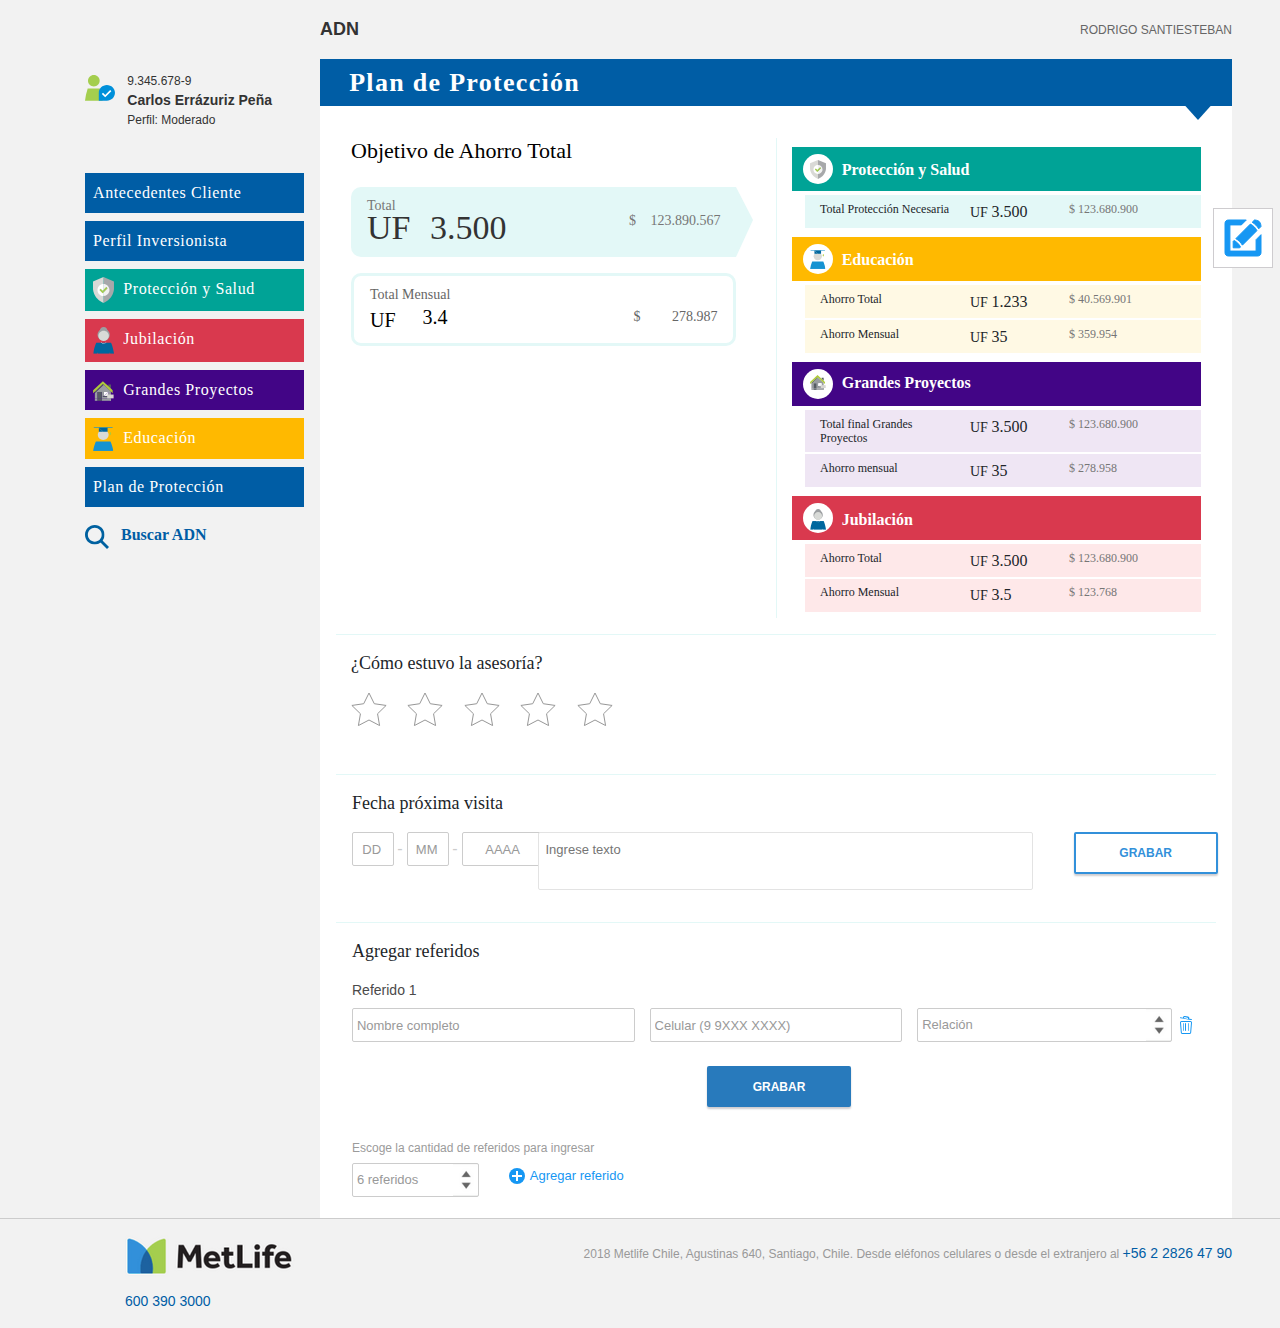
<file: totales.html>
<html lang="en">
  <head>
    <meta charset="UTF-8"/>
    <meta name="viewport" content="width=device-width, initial-scale=1.0"/>
    <meta http-equiv="X-UA-Compatible" content="ie=edge"/>
    <link rel="stylesheet" href="css/styles.css"/>
    <link rel="stylesheet" href="css/libs/bootstrap.min.css"/>
    <link rel="stylesheet" href="css/libs/owl.carousel.css"/>
    <link rel="stylesheet" href="css/libs/owl.theme.default.css"/>
    <link rel="stylesheet" href="css/libs/progress-tracker.css"/>
    <link rel="stylesheet" href="css/libs/tooltips.css"/>
    <link href="https://fonts.googleapis.com/css?family=Source+Code+Pro:300,400,700" rel="stylesheet"/>
    <link rel="apple-touch-icon" sizes="57x57" href="assets/icons/favicon/apple-icon-57x57.png"/>
    <link rel="apple-touch-icon" sizes="60x60" href="assets/icons/favicon/apple-icon-60x60.png"/>
    <link rel="apple-touch-icon" sizes="72x72" href="assets/icons/favicon/apple-icon-72x72.png"/>
    <link rel="apple-touch-icon" sizes="76x76" href="assets/icons/favicon/apple-icon-76x76.png"/>
    <link rel="apple-touch-icon" sizes="114x114" href="assets/icons/favicon/apple-icon-114x114.png"/>
    <link rel="apple-touch-icon" sizes="120x120" href="assets/icons/favicon/apple-icon-120x120.png"/>
    <link rel="apple-touch-icon" sizes="144x144" href="assets/icons/favicon/apple-icon-144x144.png"/>
    <link rel="apple-touch-icon" sizes="152x152" href="assets/icons/favicon/apple-icon-152x152.png"/>
    <link rel="apple-touch-icon" sizes="180x180" href="assets/icons/favicon/apple-icon-180x180.png"/>
    <link rel="icon" type="image/png" sizes="192x192" href="assets/icons/favicon/android-icon-192x192.png"/>
    <link rel="icon" type="image/png" sizes="32x32" href="assets/icons/favicon/favicon-32x32.png"/>
    <link rel="icon" type="image/png" sizes="96x96" href="assets/icons/favicon/favicon-96x96.png"/>
    <link rel="icon" type="image/png" sizes="16x16" href="assets/icons/favicon/favicon-16x16.png"/>
    <link rel="manifest" href="assets/icons/favicon/manifest.json"/>
    <meta name="msapplication-TileColor" content="#ffffff"/>
    <meta name="msapplication-TileImage" content="/ms-icon-144x144.png"/>
    <meta name="theme-color" content="#ffffff"/>
    <title>Metlife ADN</title>
  </head>
  <body>
    <div class="row">
      <div class="hide-lg full-box header-hide"> 
        <header>
          <div class="box-lupa hide-lg"><a href="home.html"><img src="assets/icons/icon-search-black.svg" alt=""/></a></div>
          <div class="box-adn">
            <p>ADN</p>
          </div>
          <div class="box-user">
            <p>RODRIGO  SANTIESTEBAN</p>
          </div>
        </header>
      </div>
      <div class="col-lg-3 col-sm-12 no-padding">
        <div class="sidebar">
          <div class="hide-sm hide-md">
            <div class="profile">
              <div class="profile-img"><img src="assets/icons/icon-usercheck.svg" alt=""/></div>
              <div class="profile-txt">
                <p class="small-txt">9.345.678-9</p>
                <p class="strong">Carlos Errázuriz Peña</p>
                <p class="small-txt">Perfil: Moderado</p>
              </div>
            </div>
          </div>
          <div class="menu-sidebar">
            <ul class="nav nav-tabs nav-tabs--vertical nav-tabs--left" role="navigation">
              <li class="botonera-tab-menu bg-brand nav-item item-disable-mo"> <a href="antecedentes-clientes.html">
                  <p><span class="hide-md hide-sm">Antecedentes </span>Cliente</p></a></li>
              <li class="botonera-tab-menu bg-brand nav-item item-disable-mo"> <a href="perfil-inversionista.html">
                  <p>Perfil<span class="hide-lg hide-md"><br></span> Invers<span class="hide-lg hide-md">.<br></span><span class="hide-md hide-sm">ionista</span></p></a></li>
              <li class="botonera-tab-menu icon-btn bg-green nav-item"><a href="proteccion-salud.html"><img src="assets/icons/icon-saludproteccion.svg" alt=""/>
                  <p class="hide-md hide-sm">Protección y Salud</p></a></li>
              <li class="botonera-tab-menu icon-btn bg-pink nav-item"> <a href="jubilacion.html"><img src="assets/icons/icon-jubilacion.svg" alt=""/>
                  <p class="hide-md hide-sm">Jubilación</p></a></li>
              <li class="botonera-tab-menu icon-btn bg-purple nav-item"> <a href="grandes-proyectos.html"><img src="assets/icons/icon-grandesproyectos.svg" alt=""/>
                  <p class="hide-md hide-sm">Grandes Proyectos</p></a></li>
              <li class="botonera-tab-menu icon-btn bg-yellow nav-item"> <a href="educacion.html"><img src="assets/icons/icon-educacion.svg" alt=""/>
                  <p class="hide-md hide-sm">Educación</p></a></li>
              <li class="botonera-tab-menu bg-brand nav-item reduce"> <a class="active" href="totales.html">
                  <p>Plan de <span class="hide-sm">Protección</span><span class="hide-md hide-lg">Protecc.</span></p></a></li>
              <li class="botonera-tab-menu nav-item search_button hide-sm hide-md"> <a class="btn-search" href="home.html"><img src="assets/icons/ic_search.svg"/>
                  <p>Buscar ADN</p></a></li>
            </ul>
          </div>
        </div>
      </div>
      <div class="col-lg-9 col-sm-12 no-padding">
        <div class="hide-sm hide-md"> 
          <header>
            <div class="box-lupa hide-lg"><a href="home.html"><img src="assets/icons/icon-search-black.svg" alt=""/></a></div>
            <div class="box-adn">
              <p>ADN</p>
            </div>
            <div class="box-user">
              <p>RODRIGO  SANTIESTEBAN</p>
            </div>
          </header>
        </div>
        <div class="dashboard">
          <div class="dashboard-content">
            <div class="dashboard-tab tab-pane fade show" id="proteccion" role="tabpanel">
              <div class="dashboard-nav bg-brand">
                <h2>Plan de Protección</h2>
                <div class="dashboard-modal brand-arrow_cliente"></div>
              </div>
              <div class="dashboard-tab_content">
                <div class="content">
                  <div class="notas-container">
                    <button class="btn-rounded" type="button" data-toggle="modal" data-target="#modalNotas"></button>
                  </div>
                  <!-- Modal-->
                  <div class="modal modal-tabla modal-tabla__notas fade" id="modalNotas" tabindex="-1" role="dialog" aria-labelledby="modalNotasLabel" aria-hidden="true">
                    <div class="modal-dialog modal-lg" role="document">
                      <div class="modal-content">
                        <div class="modal-header"><img class="icon-note" src="assets/icons/ic_notas.svg" alt=""/>
                          <h5 class="modal-title" id="exampleModalLabel">Ingresar Notas</h5>
                          <button class="close" type="button" data-dismiss="modal" aria-label="Close"><span aria-hidden="true">×</span></button>
                        </div>
                        <div class="modal-body">
                          <div class="row">
                            <div class="col-12">
                              <textarea name="" cols="30" rows="10" placeholder="Ingrese texto"></textarea>
                            </div>
                            <div class="col-12">
                              <div class="btn-area">
                                <button class="btn-blue" type="button">GRABAR</button>
                              </div>
                            </div>
                          </div>
                          <div class="row">
                            <div class="container-fluid filtros-notas"><span>Ver todo</span>
                              <div class="checkbox-area">
                                <label class="form-check-label" for="checkDepen1"> 
                                  <input class="form-check-input" type="checkbox" name="cbxDep" id="checkDepen1" checked="checked"/><span class="checkmark"></span>
                                </label>
                              </div><span>|</span><span>Ver por mes</span>
                              <div class="iptselect-area">
                                <select name="">
                                  <option value="1">Julio</option>
                                  <option value="1">opcion1</option>
                                  <option value="1">opcion1</option>
                                  <option value="1">opcion1</option>
                                  <option value="1">opcion1</option>
                                  <option value="1">opcion1</option>
                                  <option value="1">opcion1</option>
                                </select>
                              </div>
                            </div>
                          </div>
                          <div class="row">
                            <div class="container-fluid">
                              <div class="accordion accordion__notas" data-faq="most_common">
                                <div class="border-top accordion-item accordion-item__green">
                                  <div class="accordion__title">
                                    <div class="row">
                                      <div class="col-8 col-sm-11"><span class="brand-1st">Protección y Salud</span></div>
                                      <div class="col-4 col-sm-1 no-padding right"><span class="note-number">Notas 0</span></div>
                                    </div>
                                  </div>
                                  <div class="accordion__content">
                                    <table class="table-notas">
                                      <thead class="hide-sm">
                                        <tr>
                                          <th>Fecha</th>
                                          <th>Nota</th>
                                          <th>Asesor</th>
                                          <th>GA</th>
                                        </tr>
                                      </thead>
                                      <tbody> 
                                        <tr>
                                          <td class="width-mo"><span class="circle-item"> </span><span class="hide-sm">20/07/2017</span><span class="hide-md hide-lg grey-text">20/07/2017</span>
                                            <p class="hide-md hide-lg">Va a tener un hijo en 6 meses</p>
                                            <p class="hide-md hide-lg grey-text">Rodrigo Santiesteban</p>
                                            <p class="hide-md hide-lg grey-text">Felipe Godoy</p>
                                          </td>
                                          <td class="hide-sm">Va a tener un hijo en 6 meses y se quiere comprar un auto</td>
                                          <td class="hide-sm">Asesor: Rodrigo Santiesteban</td>
                                          <td class="hide-sm">GA: Felipe Godoy</td>
                                          <td><img src="assets/icons/icon-trash.svg" alt=""/></td>
                                        </tr>
                                        <tr>
                                          <td class="width-mo"><span class="circle-item"> </span><span class="hide-sm">20/07/2017</span><span class="hide-md hide-lg grey-text">20/07/2017</span>
                                            <p class="hide-md hide-lg">Va a tener un hijo en 6 meses</p>
                                            <p class="hide-md hide-lg grey-text">Rodrigo Santiesteban</p>
                                            <p class="hide-md hide-lg grey-text">Felipe Godoy</p>
                                          </td>
                                          <td class="hide-sm">Va a tener un hijo en 6 meses</td>
                                          <td class="hide-sm">Asesor: Rodrigo Santiesteban</td>
                                          <td class="hide-sm">GA: Felipe Godoy</td>
                                          <td><img src="assets/icons/icon-trash.svg" alt=""/></td>
                                        </tr>
                                      </tbody>
                                    </table>
                                  </div>
                                </div>
                                <div class="border-top accordion-item accordion-item__yellow">
                                  <div class="accordion__title">
                                    <div class="row">
                                      <div class="col-8 col-sm-11"><span class="progres brand-1st">Educación</span></div>
                                      <div class="col-4 col-sm-1 no-padding right"><span class="note-number">Notas 2</span></div>
                                    </div>
                                  </div>
                                  <div class="accordion__content">
                                    <table class="table-notas">
                                      <thead class="hide-sm">
                                        <tr>
                                          <th>Fecha</th>
                                          <th>Nota</th>
                                          <th>Asesor</th>
                                          <th>GA</th>
                                        </tr>
                                      </thead>
                                      <tbody> 
                                        <tr>
                                          <td class="width-mo"><span class="circle-item"> </span><span class="hide-sm">20/07/2017</span><span class="hide-md hide-lg grey-text">20/07/2017</span>
                                            <p class="hide-md hide-lg">Va a tener un hijo en 6 meses</p>
                                            <p class="hide-md hide-lg grey-text">Rodrigo Santiesteban</p>
                                            <p class="hide-md hide-lg grey-text">Felipe Godoy</p>
                                          </td>
                                          <td class="hide-sm">Va a tener un hijo en 6 meses</td>
                                          <td class="hide-sm">Asesor: Rodrigo Santiesteban</td>
                                          <td class="hide-sm">GA: Felipe Godoy</td>
                                          <td><img src="assets/icons/icon-trash.svg" alt=""/></td>
                                        </tr>
                                        <tr>
                                          <td class="width-mo"><span class="circle-item"> </span><span class="hide-sm">20/07/2017</span><span class="hide-md hide-lg grey-text">20/07/2017</span>
                                            <p class="hide-md hide-lg">Va a tener un hijo en 6 meses</p>
                                            <p class="hide-md hide-lg grey-text">Rodrigo Santiesteban</p>
                                            <p class="hide-md hide-lg grey-text">Felipe Godoy</p>
                                          </td>
                                          <td class="hide-sm">Va a tener un hijo en 6 meses</td>
                                          <td class="hide-sm">Asesor: Rodrigo Santiesteban</td>
                                          <td class="hide-sm">GA: Felipe Godoy</td>
                                          <td><img src="assets/icons/icon-trash.svg" alt=""/></td>
                                        </tr>
                                      </tbody>
                                    </table>
                                  </div>
                                </div>
                                <div class="border-top accordion-item accordion-item__purple">
                                  <div class="accordion__title">
                                    <div class="row">
                                      <div class="col-8 col-sm-11"><span class="progres brand-1st">Grandes Proyectos</span></div>
                                      <div class="col-4 col-sm-1 no-padding right"><span class="note-number">Notas 2</span></div>
                                    </div>
                                  </div>
                                  <div class="accordion__content">
                                    <table class="table-notas">
                                      <thead class="hide-sm">
                                        <tr>
                                          <th>Fecha</th>
                                          <th>Nota</th>
                                          <th>Asesor</th>
                                          <th>GA</th>
                                        </tr>
                                      </thead>
                                      <tbody> 
                                        <tr>
                                          <td class="width-mo"><span class="circle-item"> </span><span class="hide-sm">20/07/2017</span><span class="hide-md hide-lg grey-text">20/07/2017</span>
                                            <p class="hide-md hide-lg">Va a tener un hijo en 6 meses</p>
                                            <p class="hide-md hide-lg grey-text">Rodrigo Santiesteban</p>
                                            <p class="hide-md hide-lg grey-text">Felipe Godoy</p>
                                          </td>
                                          <td class="hide-sm">Va a tener un hijo en 6 meses</td>
                                          <td class="hide-sm">Asesor: Rodrigo Santiesteban</td>
                                          <td class="hide-sm">GA: Felipe Godoy</td>
                                          <td><img src="assets/icons/icon-trash.svg" alt=""/></td>
                                        </tr>
                                        <tr>
                                          <td class="width-mo"><span class="circle-item"> </span><span class="hide-sm">20/07/2017</span><span class="hide-md hide-lg grey-text">20/07/2017</span>
                                            <p class="hide-md hide-lg">Va a tener un hijo en 6 meses</p>
                                            <p class="hide-md hide-lg grey-text">Rodrigo Santiesteban</p>
                                            <p class="hide-md hide-lg grey-text">Felipe Godoy</p>
                                          </td>
                                          <td class="hide-sm">Va a tener un hijo en 6 meses</td>
                                          <td class="hide-sm">Asesor: Rodrigo Santiesteban</td>
                                          <td class="hide-sm">GA: Felipe Godoy</td>
                                          <td><img src="assets/icons/icon-trash.svg" alt=""/></td>
                                        </tr>
                                      </tbody>
                                    </table>
                                  </div>
                                </div>
                                <div class="border-top accordion-item accordion-item__red">
                                  <div class="accordion__title">
                                    <div class="row">
                                      <div class="col-8 col-sm-11"><span class="progres brand-1st">Jubilación</span></div>
                                      <div class="col-4 col-sm-1 no-padding right"><span class="note-number">Notas 0</span></div>
                                    </div>
                                  </div>
                                  <div class="accordion__content">
                                    <table class="table-notas">
                                      <thead class="hide-sm">
                                        <tr>
                                          <th>Fecha</th>
                                          <th>Nota</th>
                                          <th>Asesor</th>
                                          <th>GA</th>
                                        </tr>
                                      </thead>
                                      <tbody> 
                                        <tr>
                                          <td class="width-mo"><span class="circle-item"> </span><span class="hide-sm">20/07/2017</span><span class="hide-md hide-lg grey-text">20/07/2017</span>
                                            <p class="hide-md hide-lg">Va a tener un hijo en 6 meses</p>
                                            <p class="hide-md hide-lg grey-text">Rodrigo Santiesteban</p>
                                            <p class="hide-md hide-lg grey-text">Felipe Godoy</p>
                                          </td>
                                          <td class="hide-sm">Va a tener un hijo en 6 meses</td>
                                          <td class="hide-sm">Asesor: Rodrigo Santiesteban</td>
                                          <td class="hide-sm">GA: Felipe Godoy</td>
                                          <td><img src="assets/icons/icon-trash.svg" alt=""/></td>
                                        </tr>
                                        <tr>
                                          <td class="width-mo"><span class="circle-item"> </span><span class="hide-sm">20/07/2017</span><span class="hide-md hide-lg grey-text">20/07/2017</span>
                                            <p class="hide-md hide-lg">Va a tener un hijo en 6 meses</p>
                                            <p class="hide-md hide-lg grey-text">Rodrigo Santiesteban</p>
                                            <p class="hide-md hide-lg grey-text">Felipe Godoy</p>
                                          </td>
                                          <td class="hide-sm">Va a tener un hijo en 6 meses</td>
                                          <td class="hide-sm">Asesor: Rodrigo Santiesteban</td>
                                          <td class="hide-sm">GA: Felipe Godoy</td>
                                          <td><img src="assets/icons/icon-trash.svg" alt=""/></td>
                                        </tr>
                                      </tbody>
                                    </table>
                                  </div>
                                </div>
                              </div>
                            </div>
                          </div>
                        </div>
                      </div>
                    </div>
                  </div>
                  <div class="desk-totales hide-sm">
                    <div class="row">
                      <div class="col-lg-6 col-md-6 no-padding-mo">
                        <h2 class="dashboard-title">Objetivo de Ahorro Total <a class="tooltips" href="#" data-tooltip="I’m the tooltip text"> <img src="assets/icons/icon-tooltip.svg" alt=""/></a></h2>
                        <div class="box-result box-result__blue-theme"> 
                          <div class="box-value">
                            <p class="label">Total</p>
                            <p class="valueNumber"><span class="value">UF</span> 3.500</p>
                          </div>
                          <div class="box-uf">
                            <p class="ufNumber"><span class="uf">$</span> 123.890.567</p>
                          </div>
                        </div>
                        <div class="box-result-details box-result-details__blue-theme">
                          <div class="box-objetivos">
                            <p class="txt-label">Total Mensual</p>
                            <p class="value">UF <span class="uf">3.4</span></p>
                            <div class="box-dependientes hide-lg hide-md">
                              <p class="txt-label">Dependientes</p>
                              <p class="value">3</p>
                            </div>
                          </div>
                          <div class="box-proyectos">
                            <p class="txt-label"><span class="peso">$</span> 278.987</p>
                          </div>
                        </div>
                        <div class="link-area center hide-lg hide-md"><a class="verEducacion" href="javascript:void(0)"><img src="assets/icons/icon-add.svg" alt=""/>
                            <p>Ver cálculos</p></a></div>
                      </div>
                      <div class="col-lg-6 col-md-6 no-padding-mo dash-line-column dash-line-column__blue">
                        <div class="contenido-detalles-ahorro accordion">
                          <div class="dashboard-nav accordion__title bg-green">
                            <div class="row">
                              <div class="col-lg-9 col-md-9 col-9 no-padding">
                                <div class="dash-nav-icon"><img src="assets/icons/icon-saludproteccion.svg"/></div>
                                <h3>Protección y Salud</h3>
                              </div>
                              <div class="col-3 col-md-3 no-padding">
                                <h6></h6>
                              </div>
                            </div>
                          </div>
                          <div class="accordion__content" style="display: block;">
                            <div class="deglose-mundo bgs-green">
                              <div class="row">
                                <div class="col-4 col-sm-5">
                                  <h4>Total Protección Necesaria</h4>
                                </div>
                                <div class="col-4 col-sm-3 no-padding">
                                  <h5>UF <span>3.500</span></h5>
                                </div>
                                <div class="col-4 col-sm-4 no-padding">
                                  <h6>$ 123.680.900</h6>
                                </div>
                              </div>
                            </div>
                          </div>
                          <div class="dashboard-nav accordion__title bg-yellow">
                            <div class="row">
                              <div class="col-lg-9 col-md-9 col-9 no-padding">
                                <div class="dash-nav-icon"><img src="assets/icons/icon-educacion.svg"/></div>
                                <h3>Educación</h3>
                              </div>
                              <div class="col-3 col-md-3 no-padding">
                                <h6></h6>
                              </div>
                            </div>
                          </div>
                          <div class="accordion__content" style="display: block;">
                            <div class="deglose-mundo bgs-yellow">
                              <div class="row">
                                <div class="col-4 col-sm-5">
                                  <h4>Ahorro Total</h4>
                                </div>
                                <div class="col-4 col-sm-3 no-padding">
                                  <h5>UF <span>1.233</span></h5>
                                </div>
                                <div class="col-4 col-sm-4 no-padding">
                                  <h6>$ 40.569.901</h6>
                                </div>
                              </div>
                            </div>
                          </div>
                          <div class="accordion__content" style="display: block;">
                            <div class="deglose-mundo bgs-yellow">
                              <div class="row">
                                <div class="col-4 col-sm-5">
                                  <h4>Ahorro Mensual</h4>
                                </div>
                                <div class="col-4 col-sm-3 no-padding">
                                  <h5>UF <span>35</span></h5>
                                </div>
                                <div class="col-4 col-sm-4 no-padding">
                                  <h6>$ 359.954</h6>
                                </div>
                              </div>
                            </div>
                          </div>
                          <div class="dashboard-nav accordion__title bg-purple">
                            <div class="row">
                              <div class="col-lg-9 col-md-9 col-9 no-padding">
                                <div class="dash-nav-icon"><img src="assets/icons/icon-grandesproyectos.svg"/></div>
                                <h3>Grandes Proyectos</h3>
                              </div>
                              <div class="col-3 col-md-3 no-padding">
                                <h6></h6>
                              </div>
                            </div>
                          </div>
                          <div class="accordion__content" style="display: block;">
                            <div class="deglose-mundo bgs-purple">
                              <div class="row">
                                <div class="col-4 col-sm-5">
                                  <h4>Total final Grandes Proyectos</h4>
                                </div>
                                <div class="col-4 col-sm-3 no-padding">
                                  <h5>UF <span>3.500</span></h5>
                                </div>
                                <div class="col-4 col-sm-4 no-padding">
                                  <h6>$ 123.680.900</h6>
                                </div>
                              </div>
                            </div>
                          </div>
                          <div class="accordion__content" style="display: block;">
                            <div class="deglose-mundo bgs-purple">
                              <div class="row">
                                <div class="col-4 col-sm-5">
                                  <h4>Ahorro mensual</h4>
                                </div>
                                <div class="col-4 col-sm-3 no-padding">
                                  <h5>UF <span>35</span></h5>
                                </div>
                                <div class="col-4 col-sm-4 no-padding">
                                  <h6>$ 278.958</h6>
                                </div>
                              </div>
                            </div>
                          </div>
                          <div class="dashboard-nav accordion__title bg-pink">
                            <div class="row">
                              <div class="col-lg-9 col-md-9 col-9 no-padding">
                                <div class="dash-nav-icon"><img src="assets/icons/icon-jubilacion.svg"/></div>
                                <h3>Jubilación</h3>
                              </div>
                              <div class="col-3 col-md-3 no-padding">
                                <h6></h6>
                              </div>
                            </div>
                          </div>
                          <div class="accordion__content" style="display: block;">
                            <div class="deglose-mundo bgs-pink">
                              <div class="row">
                                <div class="col-4 col-sm-5">
                                  <h4> Ahorro Total</h4>
                                </div>
                                <div class="col-4 col-sm-3 no-padding">
                                  <h5>UF <span>3.500</span></h5>
                                </div>
                                <div class="col-4 col-sm-4 no-padding">
                                  <h6>$ 123.680.900</h6>
                                </div>
                              </div>
                            </div>
                          </div>
                          <div class="accordion__content" style="display: block;">
                            <div class="deglose-mundo bgs-pink">
                              <div class="row">
                                <div class="col-4 col-sm-5">
                                  <h4> Ahorro Mensual</h4>
                                </div>
                                <div class="col-4 col-sm-3 no-padding">
                                  <h5>UF <span>3.5</span></h5>
                                </div>
                                <div class="col-4 col-sm-4 no-padding">
                                  <h6>$ 123.768</h6>
                                </div>
                              </div>
                            </div>
                          </div>
                        </div>
                      </div>
                      <div class="row total-form">
                        <div class="col-12">
                          <h3 class="titulo-medium">¿Cómo estuvo la asesoría?<a class="tooltips" href="#" data-tooltip="I’m the tooltip text"> <img src="assets/icons/icon-tooltip.svg" alt=""/></a></h3>
                          <div class="evaluation-area">
                            <div class="item-star item-star_1">
                              <svg width="36px" height="34px" viewbox="0 0 36 34" version="1.1" xmlns="http://www.w3.org/2000/svg" xmlns:xlink="http://www.w3.org/1999/xlink">
                                <!-- Generator: Sketch 49.1 (51147) - http://www.bohemiancoding.com/sketch-->
                                <title>Star</title>
                                <desc>Created with Sketch.</desc>
                                <defs></defs>
                                <g id="mobile" stroke="none" stroke-width="1" fill="none" fill-rule="evenodd">
                                  <g id="0033_" transform="translate(-219.000000, -217.000000)" fill="#FFFFFF" stroke="#979797">
                                    <g id="Group-2" transform="translate(19.000000, 217.000000)">
                                      <polygon id="Star" points="218 27 207.419865 32.5623059 209.440491 20.7811529 200.880983 12.4376941 212.709933 10.7188471 218 0 223.290067 10.7188471 235.119017 12.4376941 226.559509 20.7811529 228.580135 32.5623059"></polygon>
                                    </g>
                                  </g>
                                </g>
                              </svg>
                            </div>
                            <div class="item-star item-star_2">
                              <svg width="36px" height="34px" viewbox="0 0 36 34" version="1.1" xmlns="http://www.w3.org/2000/svg" xmlns:xlink="http://www.w3.org/1999/xlink">
                                <!-- Generator: Sketch 49.1 (51147) - http://www.bohemiancoding.com/sketch-->
                                <title>Star</title>
                                <desc>Created with Sketch.</desc>
                                <defs></defs>
                                <g id="mobile" stroke="none" stroke-width="1" fill="none" fill-rule="evenodd">
                                  <g id="0033_" transform="translate(-219.000000, -217.000000)" fill="#FFFFFF" stroke="#979797">
                                    <g id="Group-2" transform="translate(19.000000, 217.000000)">
                                      <polygon id="Star" points="218 27 207.419865 32.5623059 209.440491 20.7811529 200.880983 12.4376941 212.709933 10.7188471 218 0 223.290067 10.7188471 235.119017 12.4376941 226.559509 20.7811529 228.580135 32.5623059"></polygon>
                                    </g>
                                  </g>
                                </g>
                              </svg>
                            </div>
                            <div class="item-star item-star_3">
                              <svg width="36px" height="34px" viewbox="0 0 36 34" version="1.1" xmlns="http://www.w3.org/2000/svg" xmlns:xlink="http://www.w3.org/1999/xlink">
                                <!-- Generator: Sketch 49.1 (51147) - http://www.bohemiancoding.com/sketch-->
                                <title>Star</title>
                                <desc>Created with Sketch.</desc>
                                <defs></defs>
                                <g id="mobile" stroke="none" stroke-width="1" fill="none" fill-rule="evenodd">
                                  <g id="0033_" transform="translate(-219.000000, -217.000000)" fill="#FFFFFF" stroke="#979797">
                                    <g id="Group-2" transform="translate(19.000000, 217.000000)">
                                      <polygon id="Star" points="218 27 207.419865 32.5623059 209.440491 20.7811529 200.880983 12.4376941 212.709933 10.7188471 218 0 223.290067 10.7188471 235.119017 12.4376941 226.559509 20.7811529 228.580135 32.5623059"></polygon>
                                    </g>
                                  </g>
                                </g>
                              </svg>
                            </div>
                            <div class="item-star item-star_4">
                              <svg width="36px" height="34px" viewbox="0 0 36 34" version="1.1" xmlns="http://www.w3.org/2000/svg" xmlns:xlink="http://www.w3.org/1999/xlink">
                                <!-- Generator: Sketch 49.1 (51147) - http://www.bohemiancoding.com/sketch-->
                                <title>Star</title>
                                <desc>Created with Sketch.</desc>
                                <defs></defs>
                                <g id="mobile" stroke="none" stroke-width="1" fill="none" fill-rule="evenodd">
                                  <g id="0033_" transform="translate(-219.000000, -217.000000)" fill="#FFFFFF" stroke="#979797">
                                    <g id="Group-2" transform="translate(19.000000, 217.000000)">
                                      <polygon id="Star" points="218 27 207.419865 32.5623059 209.440491 20.7811529 200.880983 12.4376941 212.709933 10.7188471 218 0 223.290067 10.7188471 235.119017 12.4376941 226.559509 20.7811529 228.580135 32.5623059"></polygon>
                                    </g>
                                  </g>
                                </g>
                              </svg>
                            </div>
                            <div class="item-star item-star_5">
                              <svg width="36px" height="34px" viewbox="0 0 36 34" version="1.1" xmlns="http://www.w3.org/2000/svg" xmlns:xlink="http://www.w3.org/1999/xlink">
                                <!-- Generator: Sketch 49.1 (51147) - http://www.bohemiancoding.com/sketch-->
                                <title>Star</title>
                                <desc>Created with Sketch.</desc>
                                <defs></defs>
                                <g id="mobile" stroke="none" stroke-width="1" fill="none" fill-rule="evenodd">
                                  <g id="0033_" transform="translate(-219.000000, -217.000000)" fill="#FFFFFF" stroke="#979797">
                                    <g id="Group-2" transform="translate(19.000000, 217.000000)">
                                      <polygon id="Star" points="218 27 207.419865 32.5623059 209.440491 20.7811529 200.880983 12.4376941 212.709933 10.7188471 218 0 223.290067 10.7188471 235.119017 12.4376941 226.559509 20.7811529 228.580135 32.5623059"></polygon>
                                    </g>
                                  </g>
                                </g>
                              </svg>
                            </div>
                          </div><br/>
                        </div>
                        <div class="row total-form_inner">
                          <h3 class="titulo-medium">Fecha próxima visita</h3>
                          <div class="col-3 no-padding"><a class="tooltips" href="#" data-tooltip="I’m the tooltip text"> <img src="assets/icons/icon-tooltip.svg" alt=""/></a>
                            <div class="iptdate-area">
                              <input class="date-input input-number input-dia" type="text" name="" placeholder="DD"/><span>-</span>
                              <input class="date-input input-number input-mes" type="text" name="" placeholder="MM"/><span>-</span>
                              <input class="date-input__anno input-number input-anno" type="text" name="" placeholder="AAAA"/>
                            </div>
                          </div>
                          <div class="col-7 no-padding">
                            <textarea name="" cols="30" rows="10" placeholder="Ingrese texto"></textarea>
                          </div>
                          <div class="col-2">
                            <div class="btn-area">
                              <button class="btn-blue_outline">GRABAR</button>
                            </div>
                          </div>
                        </div>
                        <div class="total-form_inner">
                          <h3 class="titulo-medium">Agregar referidos<a class="tooltips" href="#" data-tooltip="I’m the tooltip text"> <img src="assets/icons/icon-tooltip.svg" alt=""/></a></h3>
                          <div class="row item-add"> 
                            <div class="col-12 no-padding">
                              <div class="ipttxt-area"><span class="label-title">Referido 1</span></div>
                            </div>
                            <div class="col-4 no-padding">
                              <div class="ipttxt-area">
                                <input class="input-text" type="text" name="" placeholder="Nombre completo"/>
                              </div>
                            </div>
                            <div class="col-4">
                              <div class="ipttxt-area">
                                <input class="input-cel input-number" type="tel" placeholder="Celular (9 9XXX XXXX)"/>
                              </div>
                            </div>
                            <div class="col-4 no-padding">
                              <div class="iptselect-area_relacion">
                                <select name="">
                                  <option value="1">Relación</option>
                                  <option value="1">opcion1</option>
                                  <option value="1">opcion1</option>
                                  <option value="1">opcion1</option>
                                  <option value="1">opcion1</option>
                                  <option value="1">opcion1</option>
                                  <option value="1">opcion1</option>
                                </select><img src="assets/icons/icon-trash-blue.svg" alt=""/>
                              </div>
                            </div>
                            <div class="col-12"><br/>
                              <div class="btn-area">
                                <button class="btn-blue">GRABAR</button>
                              </div>
                            </div>
                          </div>
                          <div class="row">
                            <div class="box-repeat-item">
                              <div class="lbl-txt">Escoge la cantidad de referidos para ingresar</div>
                              <div class="row">
                                <div class="col-2 no-padding">
                                  <div class="iptselect-area_relacion">
                                    <select name="">
                                      <option value="1">6 referidos</option>
                                      <option value="1">opcion1</option>
                                      <option value="1">opcion1</option>
                                      <option value="1">opcion1</option>
                                      <option value="1">opcion1</option>
                                      <option value="1">opcion1</option>
                                      <option value="1">opcion1</option>
                                    </select>
                                  </div>
                                </div>
                                <div class="col-2 no-padding">
                                  <div class="link-area"><a href="javascript:void(0)"><img src="assets/icons/icon-add.svg" alt=""/>
                                      <p>Agregar referido</p></a></div>
                                </div>
                              </div>
                            </div>
                          </div>
                        </div>
                      </div>
                    </div>
                  </div>
                  <div class="movil-totales hide-md hide-lg">
                    <div class="stepwizard">
                      <div class="stepwizard-row setup-panel">
                        <div class="stepwizard-step col-xs-3"><a class="btn btn-success btn-circle" href="#step-1" type="button"><span class="no-view">2</span></a></div>
                        <div class="stepwizard-step col-xs-3"><a class="btn btn-default btn-circle" href="#step-2" type="button" disabled="disabled"><span class="no-view">2</span></a></div>
                      </div>
                      <form role="form">
                        <div class="panel panel-primary setup-content" id="step-1">
                          <div class="panel-body">
                            <h2 class="dashboard-title">Objetivo de Ahorro Total <a class="tooltips" href="#" data-tooltip="I’m the tooltip text"> <img src="assets/icons/icon-tooltip.svg" alt=""/></a></h2>
                            <div class="box-result box-result__blue-theme"> 
                              <div class="box-value">
                                <p class="label">Total</p>
                                <p class="valueNumber"><span class="value">UF</span> 5.454</p>
                              </div>
                              <div class="box-uf">
                                <p class="ufNumber"><span class="uf">$</span> 123.890.567</p>
                              </div>
                            </div>
                            <div class="box-result-details box-result-details__blue-theme">
                              <div class="box-objetivos">
                                <p class="txt-label">Total Mensual</p>
                                <p class="value">UF <span class="uf">3.4</span></p>
                              </div>
                              <div class="box-proyectos">
                                <p class="txt-label"><span class="peso">$</span> 278.987</p>
                              </div>
                            </div><br/>
                            <h2 class="dashboard-title">Detalle objetivos de ahorro </h2>
                            <div class="contenido-detalles-ahorro accordion">
                              <div class="dashboard-nav accordion__title bg-green">
                                <div class="row">
                                  <div class="col-lg-9 col-md-9 col-9 no-padding">
                                    <div class="dash-nav-icon"><img src="assets/icons/icon-saludproteccion.svg"/></div>
                                    <h3>Protección y Salud</h3>
                                  </div>
                                  <div class="col-3 col-md-3 no-padding">
                                    <h6></h6>
                                  </div>
                                </div>
                              </div>
                              <div class="accordion__content" style="display: block;">
                                <div class="deglose-mundo bgs-green">
                                  <div class="row">
                                    <div class="col-4 col-sm-5">
                                      <h4>Total Protección Necesaria</h4>
                                    </div>
                                    <div class="col-4 col-sm-3 no-padding">
                                      <h5>UF <span>3.500</span></h5>
                                    </div>
                                    <div class="col-4 col-sm-4 no-padding">
                                      <h6>$ 123.680.900</h6>
                                    </div>
                                  </div>
                                </div>
                              </div>
                              <div class="dashboard-nav accordion__title bg-yellow">
                                <div class="row">
                                  <div class="col-lg-9 col-md-9 col-9 no-padding">
                                    <div class="dash-nav-icon"><img src="assets/icons/icon-educacion.svg"/></div>
                                    <h3>Educación</h3>
                                  </div>
                                  <div class="col-3 col-md-3 no-padding">
                                    <h6></h6>
                                  </div>
                                </div>
                              </div>
                              <div class="accordion__content" style="display: block;">
                                <div class="deglose-mundo bgs-yellow">
                                  <div class="row">
                                    <div class="col-4 col-sm-5">
                                      <h4>Ahorro Total</h4>
                                    </div>
                                    <div class="col-4 col-sm-3 no-padding">
                                      <h5>UF <span>1.233</span></h5>
                                    </div>
                                    <div class="col-4 col-sm-4 no-padding">
                                      <h6>$ 40.569.901</h6>
                                    </div>
                                  </div>
                                </div>
                              </div>
                              <div class="accordion__content" style="display: block;">
                                <div class="deglose-mundo bgs-yellow">
                                  <div class="row">
                                    <div class="col-4 col-sm-5">
                                      <h4>Ahorro Mensual</h4>
                                    </div>
                                    <div class="col-4 col-sm-3 no-padding">
                                      <h5>UF <span>35</span></h5>
                                    </div>
                                    <div class="col-4 col-sm-4 no-padding">
                                      <h6>$ 359.954</h6>
                                    </div>
                                  </div>
                                </div>
                              </div>
                              <div class="dashboard-nav accordion__title bg-purple">
                                <div class="row">
                                  <div class="col-lg-9 col-md-9 col-9 no-padding">
                                    <div class="dash-nav-icon"><img src="assets/icons/icon-grandesproyectos.svg"/></div>
                                    <h3>Grandes Proyectos</h3>
                                  </div>
                                  <div class="col-3 col-md-3 no-padding">
                                    <h6></h6>
                                  </div>
                                </div>
                              </div>
                              <div class="accordion__content" style="display: block;">
                                <div class="deglose-mundo bgs-purple">
                                  <div class="row">
                                    <div class="col-4 col-sm-5">
                                      <h4>Total final Grandes Proyectos</h4>
                                    </div>
                                    <div class="col-4 col-sm-3 no-padding">
                                      <h5>UF <span>3.500</span></h5>
                                    </div>
                                    <div class="col-4 col-sm-4 no-padding">
                                      <h6>$ 123.680.900</h6>
                                    </div>
                                  </div>
                                </div>
                              </div>
                              <div class="accordion__content" style="display: block;">
                                <div class="deglose-mundo bgs-purple">
                                  <div class="row">
                                    <div class="col-4 col-sm-5">
                                      <h4>Ahorro mensual</h4>
                                    </div>
                                    <div class="col-4 col-sm-3 no-padding">
                                      <h5>UF <span>35</span></h5>
                                    </div>
                                    <div class="col-4 col-sm-4 no-padding">
                                      <h6>$ 278.958</h6>
                                    </div>
                                  </div>
                                </div>
                              </div>
                              <div class="dashboard-nav accordion__title bg-pink">
                                <div class="row">
                                  <div class="col-lg-9 col-md-9 col-9 no-padding">
                                    <div class="dash-nav-icon"><img src="assets/icons/icon-jubilacion.svg"/></div>
                                    <h3>Jubilación</h3>
                                  </div>
                                  <div class="col-3 col-md-3 no-padding">
                                    <h6></h6>
                                  </div>
                                </div>
                              </div>
                              <div class="accordion__content" style="display: block;">
                                <div class="deglose-mundo bgs-pink">
                                  <div class="row">
                                    <div class="col-4 col-sm-5">
                                      <h4> Ahorro Total</h4>
                                    </div>
                                    <div class="col-4 col-sm-3 no-padding">
                                      <h5>UF <span>3.500</span></h5>
                                    </div>
                                    <div class="col-4 col-sm-4 no-padding">
                                      <h6>$ 123.680.900</h6>
                                    </div>
                                  </div>
                                </div>
                              </div>
                              <div class="accordion__content" style="display: block;">
                                <div class="deglose-mundo bgs-pink">
                                  <div class="row">
                                    <div class="col-4 col-sm-5">
                                      <h4> Ahorro Mensual</h4>
                                    </div>
                                    <div class="col-4 col-sm-3 no-padding">
                                      <h5>UF <span>3.5</span></h5>
                                    </div>
                                    <div class="col-4 col-sm-4 no-padding">
                                      <h6>$ 123.768</h6>
                                    </div>
                                  </div>
                                </div>
                              </div>
                            </div>
                          </div>
                        </div>
                        <div class="panel panel-primary setup-content" id="step-2">
                          <div class="panel-body">
                            <div class="row total-form">
                              <h3 class="titulo-medium">¿Cómo estuvo la asesoría?<a class="tooltips" href="#" data-tooltip="I’m the tooltip text"> <img src="assets/icons/icon-tooltip.svg" alt=""/></a></h3>
                              <div class="evaluation-area">
                                <div class="item-star item-star_1">
                                  <svg width="36px" height="34px" viewbox="0 0 36 34" version="1.1" xmlns="http://www.w3.org/2000/svg" xmlns:xlink="http://www.w3.org/1999/xlink">
                                    <!-- Generator: Sketch 49.1 (51147) - http://www.bohemiancoding.com/sketch-->
                                    <title>Star</title>
                                    <desc>Created with Sketch.</desc>
                                    <defs></defs>
                                    <g id="mobile" stroke="none" stroke-width="1" fill="none" fill-rule="evenodd">
                                      <g id="0033_" transform="translate(-219.000000, -217.000000)" fill="#FFFFFF" stroke="#979797">
                                        <g id="Group-2" transform="translate(19.000000, 217.000000)">
                                          <polygon id="Star" points="218 27 207.419865 32.5623059 209.440491 20.7811529 200.880983 12.4376941 212.709933 10.7188471 218 0 223.290067 10.7188471 235.119017 12.4376941 226.559509 20.7811529 228.580135 32.5623059"></polygon>
                                        </g>
                                      </g>
                                    </g>
                                  </svg>
                                </div>
                                <div class="item-star item-star_2">
                                  <svg width="36px" height="34px" viewbox="0 0 36 34" version="1.1" xmlns="http://www.w3.org/2000/svg" xmlns:xlink="http://www.w3.org/1999/xlink">
                                    <!-- Generator: Sketch 49.1 (51147) - http://www.bohemiancoding.com/sketch-->
                                    <title>Star</title>
                                    <desc>Created with Sketch.</desc>
                                    <defs></defs>
                                    <g id="mobile" stroke="none" stroke-width="1" fill="none" fill-rule="evenodd">
                                      <g id="0033_" transform="translate(-219.000000, -217.000000)" fill="#FFFFFF" stroke="#979797">
                                        <g id="Group-2" transform="translate(19.000000, 217.000000)">
                                          <polygon id="Star" points="218 27 207.419865 32.5623059 209.440491 20.7811529 200.880983 12.4376941 212.709933 10.7188471 218 0 223.290067 10.7188471 235.119017 12.4376941 226.559509 20.7811529 228.580135 32.5623059"></polygon>
                                        </g>
                                      </g>
                                    </g>
                                  </svg>
                                </div>
                                <div class="item-star item-star_3">
                                  <svg width="36px" height="34px" viewbox="0 0 36 34" version="1.1" xmlns="http://www.w3.org/2000/svg" xmlns:xlink="http://www.w3.org/1999/xlink">
                                    <!-- Generator: Sketch 49.1 (51147) - http://www.bohemiancoding.com/sketch-->
                                    <title>Star</title>
                                    <desc>Created with Sketch.</desc>
                                    <defs></defs>
                                    <g id="mobile" stroke="none" stroke-width="1" fill="none" fill-rule="evenodd">
                                      <g id="0033_" transform="translate(-219.000000, -217.000000)" fill="#FFFFFF" stroke="#979797">
                                        <g id="Group-2" transform="translate(19.000000, 217.000000)">
                                          <polygon id="Star" points="218 27 207.419865 32.5623059 209.440491 20.7811529 200.880983 12.4376941 212.709933 10.7188471 218 0 223.290067 10.7188471 235.119017 12.4376941 226.559509 20.7811529 228.580135 32.5623059"></polygon>
                                        </g>
                                      </g>
                                    </g>
                                  </svg>
                                </div>
                                <div class="item-star item-star_4">
                                  <svg width="36px" height="34px" viewbox="0 0 36 34" version="1.1" xmlns="http://www.w3.org/2000/svg" xmlns:xlink="http://www.w3.org/1999/xlink">
                                    <!-- Generator: Sketch 49.1 (51147) - http://www.bohemiancoding.com/sketch-->
                                    <title>Star</title>
                                    <desc>Created with Sketch.</desc>
                                    <defs></defs>
                                    <g id="mobile" stroke="none" stroke-width="1" fill="none" fill-rule="evenodd">
                                      <g id="0033_" transform="translate(-219.000000, -217.000000)" fill="#FFFFFF" stroke="#979797">
                                        <g id="Group-2" transform="translate(19.000000, 217.000000)">
                                          <polygon id="Star" points="218 27 207.419865 32.5623059 209.440491 20.7811529 200.880983 12.4376941 212.709933 10.7188471 218 0 223.290067 10.7188471 235.119017 12.4376941 226.559509 20.7811529 228.580135 32.5623059"></polygon>
                                        </g>
                                      </g>
                                    </g>
                                  </svg>
                                </div>
                                <div class="item-star item-star_5">
                                  <svg width="36px" height="34px" viewbox="0 0 36 34" version="1.1" xmlns="http://www.w3.org/2000/svg" xmlns:xlink="http://www.w3.org/1999/xlink">
                                    <!-- Generator: Sketch 49.1 (51147) - http://www.bohemiancoding.com/sketch-->
                                    <title>Star</title>
                                    <desc>Created with Sketch.</desc>
                                    <defs></defs>
                                    <g id="mobile" stroke="none" stroke-width="1" fill="none" fill-rule="evenodd">
                                      <g id="0033_" transform="translate(-219.000000, -217.000000)" fill="#FFFFFF" stroke="#979797">
                                        <g id="Group-2" transform="translate(19.000000, 217.000000)">
                                          <polygon id="Star" points="218 27 207.419865 32.5623059 209.440491 20.7811529 200.880983 12.4376941 212.709933 10.7188471 218 0 223.290067 10.7188471 235.119017 12.4376941 226.559509 20.7811529 228.580135 32.5623059"></polygon>
                                        </g>
                                      </g>
                                    </g>
                                  </svg>
                                </div>
                              </div>
                              <div class="fake-br"></div>
                              <h3 class="titulo-medium">Fecha próxima visita<a class="tooltips" href="#" data-tooltip="I’m the tooltip text"> <img src="assets/icons/icon-tooltip.svg" alt=""/></a></h3>
                              <div class="iptdate-area">
                                <input class="date-input input-number input-dia" type="text" name="" placeholder="DD"/><span>-</span>
                                <input class="date-input input-number input-mes" type="text" name="" placeholder="MM"/><span>-</span>
                                <input class="date-input__anno input-number input-anno" type="text" name="" placeholder="AAAA"/>
                              </div>
                              <textarea name="" cols="30" rows="10" placeholder="Ingrese texto"></textarea>
                              <div class="fake-br"></div>
                              <div class="btn-area">
                                <button class="btn-blue_outline">GRABAR</button>
                              </div>
                              <h3 class="titulo-medium">Agregar referidos<a class="tooltips" href="#" data-tooltip="I’m the tooltip text"> <img src="assets/icons/icon-tooltip.svg" alt=""/></a></h3>
                              <div class="ipttxt-area"><span class="label-title">Referido 1</span></div>
                              <div class="item-add"> 
                                <div class="ipttxt-area">
                                  <input class="input-text" type="text" name="" placeholder="Nombre completo"/>
                                </div>
                                <div class="ipttxt-area">
                                  <input type="text" name="" placeholder="Celular (9 9XXX XXXX)"/>
                                </div>
                                <div class="iptselect-area_relacion">
                                  <select name="">
                                    <option value="1">Relación</option>
                                    <option value="1">opcion1</option>
                                    <option value="1">opcion1</option>
                                    <option value="1">opcion1</option>
                                    <option value="1">opcion1</option>
                                    <option value="1">opcion1</option>
                                    <option value="1">opcion1</option>
                                  </select><img src="assets/icons/icon-trash-blue.svg" alt=""/>
                                </div>
                              </div>
                              <div class="row" style="width:100%;">
                                <div class="box-repeat-item"><br/>
                                  <div class="lbl-txt">Escoge la cantidad de referidos para ingresar</div>
                                  <div class="row">
                                    <div class="col-6 no-padding">
                                      <div class="iptselect-area_relacion">
                                        <select name="">
                                          <option value="1">6 referidos</option>
                                          <option value="1">opcion1</option>
                                          <option value="1">opcion1</option>
                                          <option value="1">opcion1</option>
                                          <option value="1">opcion1</option>
                                          <option value="1">opcion1</option>
                                          <option value="1">opcion1</option>
                                        </select>
                                      </div>
                                    </div>
                                    <div class="col-6 no-padding">
                                      <div class="link-area"><a href="javascript:void(0)"><img src="assets/icons/icon-add.svg" alt=""/>
                                          <p>Agregar</p></a></div>
                                    </div>
                                  </div><br/>
                                  <div class="btn-area">
                                    <button class="btn-blue">GRABAR</button>
                                  </div>
                                </div>
                              </div>
                            </div>
                          </div>
                        </div>
                      </form>
                    </div>
                  </div>
                </div>
              </div>
            </div>
          </div>
        </div>
      </div>
    </div>
    <footer>
      <div class="wrap-container footer-brand hide-md hide-lg">
        <div class="footer-img">
          <div class="row">
            <div class="col-9"><img src="assets/imgs/logo-footer.png" alt=""/></div>
            <div class="col-3"></div>
          </div>
        </div>
        <div class="footer-number-mo">
          <p>600 390 3000</p>
        </div>
        <div class="footer-legal">
          <p>2018 Metlife Chile, Agustinas 640, Santiago, Chile. </p>
          <p>Desde teléfonos celulares o desde el extranjero al </p>
          <p><span>+56 2 2826 47 90</span></p>
        </div>
      </div>
      <div class="wrap-container footer-brand hide-sm">
        <div class="footer-logo"><img src="assets/imgs/logo-footer.png" alt=""/>
          <p>2018 Metlife Chile, Agustinas 640, Santiago, Chile. Desde eléfonos celulares o desde el extranjero al <span>+56 2 2826 47 90</span></p>
        </div>
        <div class="footer-number">
          <p>600 390 3000</p>
        </div>
      </div>
    </footer>
    <script src="js/libs/jquery-3.3.1.min.js"></script>
    <script src="js/libs/jquery-ui.js"></script>
    <script src="js/libs/bootstrap.min.js"></script>
    <script src="js/libs/owl.carousel.js"></script>
    <script src="js/libs/progress_tracker.js"></script>
    <script src="js/libs/step-form-wizard.js"></script>
    <script src="js/libs/acordeon.js"></script>
    <script src="js/funciones-totales.js"></script>
    <script src="js/funciones.js"></script>
  </body>
</html>
</file>
<file: css/styles.css>
@charset "UTF-8";
@import url("https://fonts.googleapis.com/css?family=Noto+Sans:400,400i,700,700i");
html, body, div, span, applet, object, iframe, h1, h2, h3, h4, h5, h6, p, blockquote, pre, a, abbr, acronym, address, big, cite, code, del, dfn, em, img, ins, kbd, q, s, samp, small, strike, strong, sub, sup, tt, var, b, u, i, center, dl, dt, dd, ol, ul, li, fieldset, form, label, legend, table, caption, tbody, tfoot, thead, tr, th, td, article, aside, canvas, details, embed, figure, figcaption, footer, header, hgroup, menu, nav, output, ruby, section, summary, time, mark, audio, video {
  margin: 0;
  padding: 0;
  border: 0;
  vertical-align: baseline;
}

/* HTML5 display-role reset for older browsers */
article, aside, details, figcaption, figure, footer, header, hgroup, menu, nav, section {
  display: block;
}

body {
  line-height: 1;
}

ol, ul {
  list-style: none;
}

blockquote, q {
  quotes: none;
}

blockquote:before, blockquote:after {
  content: '';
  content: none;
}

q:before, q:after {
  content: '';
  content: none;
}

table {
  border-collapse: collapse;
  border-spacing: 0;
}

/* * * MEDIAQUERIES * * */
/* PALETA CROMÁTICA */
/* FAMILIAS TIPOGRÁFICAS */
@media (max-width: 770px) {
  .main-container {
    margin: 0 7px !important;
    width: auto;
  }
  .wrap-container {
    padding-left: 7px !important;
    padding-right: 7px !important;
    width: auto !important;
  }
  .home-container {
    margin: 0 !important;
    width: 100%;
  }
  .hide-sm {
    visibility: hidden;
    display: none !important;
  }
  .show-sm {
    visibility: visible;
    display: block !important;
  }
  .no-view-sm {
    visibility: hidden;
    width: 0;
    height: 0;
  }
  .no-padding-mo {
    padding: 0 !important;
  }
  header {
    padding: 1em !important;
  }
  .sidebar {
    height: 0em !important;
    padding: 0.5em 1em 2em 1em !important;
    text-align: right;
  }
  .sidebar .menu-sidebar {
    position: absolute;
    left: 0;
    right: 0;
  }
  .sidebar .menu-sidebar ul {
    width: 100% !important;
    float: none !important;
  }
  .sidebar .menu-sidebar ul li {
    margin-bottom: 0 !important;
    max-width: 13.9%;
    text-align: center;
    line-height: 12px;
    min-height: 29px;
    margin-left: 1px !important;
    position: relative;
    bottom: 10px;
    height: 41px;
  }
  .sidebar .menu-sidebar ul li a {
    display: inline-block;
  }
  .sidebar .menu-sidebar ul li a:not(.btn-search) {
    padding: .5em 0 !important;
    height: 41px;
  }
  .sidebar .menu-sidebar ul li a p {
    font-size: 11px;
  }
  .sidebar .reduce {
    position: relative;
    top: 1em;
  }
  .sidebar .reduce a p, .sidebar .reduce a img {
    visibility: hidden;
  }
  .sidebar .item-disable-mo {
    background-color: #E0EFF9;
  }
  .sidebar .item-disable-mo p {
    font-family: "Arial Rounded MT Bold, Helvetica Rounded, Arial, sans-serif";
    color: #005DA5;
  }
  .dashboard .dashboard-content {
    margin-right: 0 !important;
  }
  .dashboard .dashboard-content .tooltip::after, .dashboard .dashboard-content [data-tooltip]::after {
    width: auto !important;
  }
  .dashboard .dashboard-content .dash-line-column {
    border-width: 0 !important;
  }
  .dashboard .dashboard-content .dashboard-tab .dashboard-nav {
    height: 40px;
  }
  .dashboard .dashboard-content .dashboard-tab .dashboard-nav__icon {
    padding: 3px 0 3px 1.5em !important;
  }
  .dashboard .dashboard-content .dashboard-tab .dashboard-nav__icon .dash-nav-icon {
    height: 34px !important;
    width: 34px !important;
  }
  .dashboard .dashboard-content .dashboard-tab .dashboard-nav__icon .dash-nav-icon img {
    bottom: 6px !important;
  }
  .dashboard .dashboard-content .dashboard-tab .dashboard-nav__icon h2 {
    position: relative;
    bottom: 4px;
  }
  .dashboard .dashboard-content .dashboard-tab .dashboard-nav h2 {
    font-size: 18px !important;
  }
  .dashboard .dashboard-content .dashboard-tab .content {
    padding: 2em 1em 1em !important;
  }
  .content-perfil {
    padding: 0 !important;
  }
  .stepwizard .stepwizard-row .stepwizard-step {
    margin-right: 13px !important;
  }
  .menu-perfiles {
    overflow: hidden;
  }
  .menu-perfiles .tab-content .title {
    display: none;
  }
  .menu-perfiles ul {
    width: 321%;
    margin-left: -1%;
  }
  .btn-area-double button, .btn-area-double a {
    margin: 0 auto 2em !important;
    width: 65%;
  }
  .btn-area-double-top button, .btn-area-double-top a {
    width: 100% !important;
    margin: 1em auto !important;
  }
  .btn-area button {
    margin: .5em 0 !important;
  }
  .iptdate-area .date-input {
    width: 53px !important;
  }
  .iptnum-area input {
    padding: 0 1em 0 1.4em !important;
  }
  .iptrut-area .rut {
    width: 77% !important;
  }
  .input-group {
    display: table;
    width: 100%;
  }
  .input-group > .has-float-label {
    position: relative;
    overflow: hidden;
    width: 100%;
  }
  .input-group .required:before {
    top: +16px !important;
  }
  .input-group input {
    font-size: 13px;
    border: 1px solid #CCCCCC;
    border-radius: 2px;
    height: 34px;
    color: #333333;
    padding: 0 1.5em 0 .3em;
    -webkit-appearance: none;
    -moz-appearance: none;
    position: relative;
    top: 0;
    left: 0;
    z-index: 1;
    margin-top: 1em;
    margin-bottom: .5em !important;
  }
  .input-group input:focus {
    border: 1px solid #005DA5;
    outline: none;
  }
  .input-group input::-webkit-input-placeholder {
    color: #999999;
    opacity: 1;
  }
  .input-group input:-ms-input-placeholder {
    color: #999999;
    opacity: 1;
  }
  .input-group input::-ms-input-placeholder {
    color: #999999;
    opacity: 1;
  }
  .input-group input::placeholder {
    color: #999999;
    opacity: 1;
  }
  .input-group input::-ms-expand {
    display: none;
  }
  .input-group input:disabled {
    background: transparent !important;
    border: none !important;
    color: #666666;
    -webkit-text-fill-color: #666666;
    -webkit-opacity: 1;
    opacity: 1;
  }
}

@media (max-width: 770px) and (max-width: 768px) {
  .input-group input {
    font-size: 16px !important;
  }
}

@media (max-width: 770px) {
  .input-group input:focus + label {
    color: #4a4a4a;
    font-size: 11px;
    padding: 1px 6px;
    z-index: 2;
  }
  .input-group input::-webkit-input-placeholder {
    /* Chrome/Opera/Safari */
    visibility: hidden;
  }
  .input-group input::-moz-placeholder {
    /* Firefox 19+ */
    visibility: hidden;
  }
  .input-group input:-ms-input-placeholder {
    /* IE 10+ */
    visibility: hidden;
  }
  .input-group input:-moz-placeholder {
    /* Firefox 18- */
    visibility: hidden;
  }
  .input-group input:not(:placeholder-shown) + label {
    top: -2px !important;
    color: #4a4a4a;
    font-size: 11px;
    padding: 1px 6px;
    z-index: 2;
  }
  .input-group input:placeholder-shown + label {
    top: 13px;
  }
  .input-group input:focus + label {
    top: -2px !important;
  }
  .input-group input:focus + label {
    top: -6px;
  }
  .input-group label {
    -webkit-transition: background 0.2s, color 0.2s, top 0.2s, bottom 0.2s, right 0.2s, left 0.2s;
    transition: background 0.2s, color 0.2s, top 0.2s, bottom 0.2s, right 0.2s, left 0.2s;
    position: absolute;
    color: #999;
    padding: 7px 6px;
    left: 3px;
    z-index: 2;
  }
  .cliente-movil select {
    margin-bottom: .5em !important;
  }
  .iptselect-area_relacion {
    width: 100% !important;
  }
  .box-result {
    width: 100% !important;
    border-radius: 10px !important;
  }
  .box-result .valueNumber {
    font-size: 25px !important;
  }
  .box-result::before {
    display: none;
  }
  .box-result-details {
    width: 100% !important;
    margin-bottom: 1em !important;
    height: auto !important;
  }
  .box-result-details .box-objetivos {
    width: 60%;
  }
  .box-result-details .box-objetivos .txt-label {
    line-height: 16px;
  }
  .box-result-details .box-objetivos .value {
    font-size: 16px !important;
  }
  .box-result-details .box-objetivos .box-dependientes {
    margin-top: .3em;
  }
  .box-result-details .box-proyectos {
    top: 0 !important;
  }
  .box-repeat-item .link-area {
    margin-left: .5em !important;
  }
  .home-container .busqueda_vacia p {
    padding: 0 1em !important;
  }
  .home-container .iptrut-area .input-rut {
    width: 76.3% !important;
  }
  .home-container .busqueda_resultados {
    padding: 1em 0 !important;
  }
  .home-container .busqueda_resultados td:first-child {
    width: 95% !important;
  }
  .home-container .busqueda_resultados td .grid-container_left {
    padding-top: .5em;
  }
  .home-container .busqueda_resultados td .grid-container_right {
    padding-top: 0;
    grid-template-columns: 1fr 3fr !important;
  }
  .home-container .busqueda_resultados td .grid-img img {
    width: 1em !important;
  }
  .home-container .info-cliente-encontrado {
    background-color: #FFF;
  }
  .home-container .info-cliente-encontrado .clientes {
    padding: 1.5em 1em 0 !important;
  }
  .home-container .info-cliente-encontrado .clientes h2 {
    display: block !important;
    text-align: center !important;
  }
  .home-container .info-cliente-encontrado .clientes .icon-search {
    width: 30px !important;
  }
  .home-container .info-cliente-encontrado .clientes .grid-container, .home-container .info-cliente-encontrado .clientes .container-busqueda .busqueda_resultados table .grid-container_left, .home-container .container-busqueda .busqueda_resultados table .info-cliente-encontrado .clientes .grid-container_left, .home-container .info-cliente-encontrado .clientes .container-busqueda .busqueda_resultados table .grid-container_right, .home-container .container-busqueda .busqueda_resultados table .info-cliente-encontrado .clientes .grid-container_right {
    padding: .5em 1em .5em .5em !important;
  }
  .home-container .info-cliente-encontrado .clientes p {
    padding: 0 0 1em 4.3em !important;
  }
  .home-container .info-cliente-encontrado .clientes .info-ahorro {
    margin: 1.5em 0 0 0 !important;
  }
  .home-container .info-cliente-encontrado .clientes .info-ahorro .box-value p, .home-container .info-cliente-encontrado .clientes .info-ahorro .box-objetivos p, .home-container .info-cliente-encontrado .clientes .info-ahorro .box-uf p, .home-container .info-cliente-encontrado .clientes .info-ahorro .box-proyectos p {
    padding: 0 !important;
  }
  .home-container .info-cliente-encontrado .detalles {
    padding: 2em 0 !important;
  }
  .home-container .info-cliente-encontrado .detalles h2 {
    padding-left: 1em;
  }
  .home-container .info-cliente-encontrado .detalles .dashboard-nav h2 {
    padding-left: 0 !important;
  }
  .home-container .info-cliente-encontrado .detalles svg {
    margin: .2em 0 0 1em !important;
  }
  .home-container .welcome-info_left .input-group {
    width: 100% !important;
  }
  .home-container .welcome-info_left .input-group input:placeholder-shown + label {
    margin-top: 0 !important;
  }
  .home-modal button {
    margin-top: 2px !important;
  }
  .tabla-calculo {
    font-size: 14px !important;
  }
  .tabla-calculo td {
    padding: 10px !important;
  }
  .tabla-calculo input, .tabla-calculo select {
    margin-bottom: 0 !important;
  }
  .tabla-calculo .table-col_left {
    width: 40% !important;
  }
  .tabla-calculo .table-col_right {
    width: 50% !important;
  }
  .width-mo {
    width: 90% !important;
  }
  .link-area {
    width: 100%;
  }
  .modal-tabla .modal-content {
    padding: 1em 1em 2em !important;
  }
  .modal-tabla .modal-content .modal-header button {
    left: 0.5em !important;
  }
  .welcome-info, .home-container .welcome-info_left {
    margin-top: 2em !important;
  }
  .welcome-info .titulo-principal, .home-container .welcome-info_left .titulo-principal {
    padding: 0 !important;
  }
  .welcome-info_left {
    border-right: none !important;
    border-bottom: 1px solid #1697f3;
    margin-top: 2em !important;
  }
  .welcome-info_left .titulo-principal {
    padding: 0 !important;
  }
  .total-form {
    border: none !important;
  }
  .total-form button {
    width: auto !important;
  }
  .total-form select {
    margin-bottom: 0 !important;
  }
  .total-form .item-add {
    width: 100%;
  }
  .total-form textarea {
    margin: 0 !important;
  }
  .rbtn-group {
    margin-bottom: .5em !important;
  }
  .rbtn-group .item-wizard-label {
    padding-bottom: .5em !important;
  }
  .rbtn-group__gender .rdbtn-area {
    display: inline-block;
    margin-right: .5em;
  }
  .menu-perfiles {
    display: block !important;
  }
  .btn-rounded {
    width: 35px !important;
    height: 35px !important;
  }
  .footer-img img {
    width: 8em !important;
  }
  .titulo-medium {
    margin-top: 0 !important;
  }
}

@media only screen and (min-width: 771px) and (max-width: 991px) {
  .main-container {
    width: 700px !important;
  }
  .hide-md {
    visibility: hidden;
    display: none !important;
  }
  .show-md {
    visibility: visible;
    display: block !important;
  }
  .no-view-md {
    visibility: hidden;
    width: 0;
    height: 0;
  }
  body {
    background-color: #F2F2F2 !important;
  }
  header {
    padding: 1em !important;
  }
  .sidebar {
    height: 0em !important;
    text-align: right;
    padding: 0.5em 1em 2em 1em !important;
  }
  .sidebar .menu-sidebar {
    position: absolute;
    left: 0;
    right: 0;
  }
  .sidebar .menu-sidebar ul {
    width: 100% !important;
    float: none !important;
  }
  .sidebar .menu-sidebar ul li {
    display: inline !important;
    margin-bottom: 0 !important;
    padding: 0.5em .3em !important;
    max-width: 12.5%;
    text-align: center;
    line-height: 12px;
    height: 41px !important;
    margin-left: 1px !important;
    position: relative;
    bottom: 10px;
  }
  .sidebar .menu-sidebar ul li a {
    display: inline-block;
  }
  .sidebar .menu-sidebar ul li a:not(.btn-search) {
    padding: 0 !important;
  }
  .sidebar .menu-sidebar ul li a p {
    font-size: 11px;
  }
  .sidebar .reduce {
    height: 1em;
    position: relative;
    top: 1em;
  }
  .sidebar .reduce a p, .sidebar .reduce a img {
    visibility: hidden;
  }
  .sidebar .item-disable-mo {
    background-color: #E0EFF9;
  }
  .sidebar .item-disable-mo p {
    font-family: "Arial Rounded MT Bold, Helvetica Rounded, Arial, sans-serif";
    color: #005DA5;
  }
  .dashboard .dashboard-content {
    margin-right: 0 !important;
  }
  .busqueda_resultados {
    padding: 1em !important;
  }
  .busqueda_resultados td:first-child {
    width: 53% !important;
  }
  .clientes {
    padding: 1.5em 1em 0 !important;
  }
  .clientes .info-ahorro {
    margin: 1.5em 0em 0 0 !important;
  }
  .detalles svg {
    margin: .2em 0 0 1em !important;
  }
  .dv {
    width: 17.4% !important;
  }
  .iptnum-area input {
    padding: 0 1em 0 1.4em !important;
  }
  .iptselect-area select, .iptselect-area_relacion select {
    padding: 0 1.1em 0 .7em !important;
  }
}

@media (min-width: 1023px) {
  .main-container {
    width: 900px !important;
  }
  .hide-lg {
    visibility: hidden;
    display: none !important;
  }
  .show-lg {
    visibility: visible;
    display: block !important;
  }
  body {
    background-color: #F2F2F2 !important;
  }
  .no-view-lg {
    visibility: hidden;
    width: 0;
    height: 0;
  }
}

@media only screen and (min-width: 992px) and (max-width: 1022px) {
  .hide-lg {
    display: none !important;
  }
  body {
    background-color: #F2F2F2 !important;
  }
  .clientes {
    padding: 1.5em 1em 0 !important;
  }
  .detalle_inversionista svg, .detalle_antecedente svg {
    margin: .2em 0 0 1em !important;
  }
  .busqueda_resultados {
    padding: 1em 0 !important;
  }
  .dv {
    width: 16.9% !important;
  }
}

@media only screen and (min-width: 1023px) and (max-width: 1117px) {
  .clientes {
    padding: 1.5em 1em 0 !important;
  }
}

@media (max-width: 375px) {
  .dashboard .dashboard-modal button {
    left: -24px !important;
  }
}

.accordion .border-top {
  border-top: none !important;
}

.accordion .accordion__content {
  width: 100%;
  display: none;
  font-size: 13px;
  line-height: 20px;
  padding: 0;
}

.accordion .accordion__content .accordion-row {
  margin: 1em 0;
}

.accordion .accordion__content .accordion-row__label {
  margin: 1em 0;
}

.accordion .accordion__content .tooltips {
  top: -2px !important;
  margin-left: .5em;
}

.accordion .accordion__content .tooltips span {
  top: 2px;
  position: relative;
}

.accordion .accordion__content .accordion__subtitle {
  font-family: "Georgia", "Times New Roman", "Times", "serif";
  font-size: 16px;
  margin-bottom: 0 !important;
  margin-top: 1em;
}

.accordion .accordion__content .acordion-label_xs {
  font-size: 11px;
  color: #767676;
  margin-bottom: 0 !important;
}

.accordion .accordion__content .rdbtn-area {
  display: inline-block;
  margin-right: 1em;
  margin-top: .5em;
}

.accordion .accordion__content .iptselect-area-alter {
  margin-top: 7px;
}

.accordion .accordion__content .exc-select {
  margin-top: 13px;
}

.accordion .accordion_mix-inputs .iptgender-area,
.accordion .accordion_mix-inputs .iptdate-area {
  display: inline-block;
}

.accordion .accordion_mix-inputs .iptdate-area {
  float: right;
}

.accordion .accordion__name {
  padding: 0 20px 20px;
  font-weight: bold;
  font-size: 16px;
  line-height: 20px;
}

.accordion .accordion__toggle-all {
  text-align: right;
  cursor: pointer;
  padding: 0 20px 20px;
  font-size: 12px;
  line-height: 20px;
}

.accordion .accordion__toggle-all .collapseAll {
  display: none;
}

.accordion .accordion__title {
  display: table;
  width: 100%;
  cursor: pointer;
  padding: 15px 40px 15px 20px;
  font-size: 22px;
  line-height: 20px;
  font-family: "Georgia", "Times New Roman", "Times", "serif";
  border-bottom: 1px solid #68a1d0 !important;
}

.accordion .accordion__title .tooltips {
  margin-left: .5em;
}

.accordion .accordion__title span {
  display: block;
  width: 94%;
  float: left;
  position: relative;
  left: 1px;
}

.accordion .accordion__title .accordion__title__icon {
  vertical-align: bottom;
  width: 16px;
  height: 18px;
  position: relative;
  top: 3px;
  left: 20px;
  float: right;
}

.accordion .accordion__title__icon--hide {
  display: none;
}

.accordion .accordion__link {
  display: none;
}

.accordion .accordion__copy {
  padding-bottom: 0;
  padding-top: 20px;
}

.accordion .accordion__copy p {
  margin-bottom: 0;
}

.accordion__notas .accordion-item__green .accordion__title {
  background-color: #E3F6F4;
  color: #00A396;
  font-size: 14px !important;
  padding: .3em .5em !important;
  border: none !important;
  margin-top: 4px;
}

.accordion__notas .accordion-item__green .accordion__content {
  margin-top: 4px;
}

.accordion__notas .accordion-item__green .accordion__content .table-notas {
  border: none !important;
}

.accordion__notas .accordion-item__green .accordion__content .table-notas thead tr th {
  font-size: 14px;
  padding: 0 .5em;
  font-weight: 600;
}

.accordion__notas .accordion-item__green .accordion__content .table-notas tbody tr {
  border-bottom: 1px solid #E3F6F4;
}

.accordion__notas .accordion-item__green .accordion__content .table-notas tbody tr:last-child {
  border-bottom: none !important;
}

.accordion__notas .accordion-item__green .accordion__content .table-notas tbody tr td {
  border-right: none !important;
}

.accordion__notas .accordion-item__green .accordion__content .table-notas tbody tr td:nth-child(1) {
  font-size: 14px !important;
}

.accordion__notas .accordion-item__green .accordion__content .table-notas tbody tr td:nth-child(1) .circle-item {
  height: 8px;
  width: 8px;
  background-color: #00A396;
  display: inline-block;
  border-radius: 100px;
  margin-right: 1em;
}

.accordion__notas .accordion-item__green .accordion__content .table-notas tbody tr td:nth-child(2) {
  font-size: 14px !important;
}

.accordion__notas .accordion-item__green .accordion__content .table-notas tbody tr td:nth-child(3) {
  font-size: 14px !important;
}

.accordion__notas .accordion-item__green .accordion__content .table-notas tbody tr td:nth-child(4) {
  font-size: 14px !important;
}

.accordion__notas .accordion-item__green .accordion__content .table-notas tbody tr td:nth-child(5) {
  font-size: 14px !important;
}

.accordion__notas .accordion-item__yellow .accordion__title {
  background-color: #FFF8D6;
  color: #FFB900;
  font-size: 14px !important;
  padding: .3em .5em !important;
  border: none !important;
  margin-top: 4px;
}

.accordion__notas .accordion-item__yellow .accordion__content {
  margin-top: 4px;
}

.accordion__notas .accordion-item__yellow .accordion__content .table-notas {
  border: none !important;
}

.accordion__notas .accordion-item__yellow .accordion__content .table-notas thead tr th {
  font-size: 14px;
  padding: 0 .5em;
  font-weight: 600;
}

.accordion__notas .accordion-item__yellow .accordion__content .table-notas tbody tr {
  border-bottom: 1px solid #FFF8D6;
}

.accordion__notas .accordion-item__yellow .accordion__content .table-notas tbody tr:last-child {
  border-bottom: none !important;
}

.accordion__notas .accordion-item__yellow .accordion__content .table-notas tbody tr td {
  border-right: none !important;
}

.accordion__notas .accordion-item__yellow .accordion__content .table-notas tbody tr td:nth-child(1) {
  font-size: 14px !important;
}

.accordion__notas .accordion-item__yellow .accordion__content .table-notas tbody tr td:nth-child(1) .circle-item {
  height: 8px;
  width: 8px;
  background-color: #FFB900;
  display: inline-block;
  border-radius: 100px;
  margin-right: 1em;
}

.accordion__notas .accordion-item__yellow .accordion__content .table-notas tbody tr td:nth-child(2) {
  font-size: 14px !important;
}

.accordion__notas .accordion-item__yellow .accordion__content .table-notas tbody tr td:nth-child(3) {
  font-size: 14px !important;
}

.accordion__notas .accordion-item__yellow .accordion__content .table-notas tbody tr td:nth-child(4) {
  font-size: 14px !important;
}

.accordion__notas .accordion-item__yellow .accordion__content .table-notas tbody tr td:nth-child(5) {
  font-size: 14px !important;
}

.accordion__notas .accordion-item__purple .accordion__title {
  background-color: #E9DFF0;
  color: #420586;
  font-size: 14px !important;
  padding: .3em .5em !important;
  border: none !important;
  margin-top: 4px;
}

.accordion__notas .accordion-item__purple .accordion__content {
  margin-top: 4px;
}

.accordion__notas .accordion-item__purple .accordion__content .table-notas {
  border: none !important;
}

.accordion__notas .accordion-item__purple .accordion__content .table-notas thead tr th {
  font-size: 14px;
  padding: 0 .5em;
  font-weight: 600;
}

.accordion__notas .accordion-item__purple .accordion__content .table-notas tbody tr {
  border-bottom: 1px solid #E9DFF0;
}

.accordion__notas .accordion-item__purple .accordion__content .table-notas tbody tr:last-child {
  border-bottom: none !important;
}

.accordion__notas .accordion-item__purple .accordion__content .table-notas tbody tr td {
  border-right: none !important;
}

.accordion__notas .accordion-item__purple .accordion__content .table-notas tbody tr td:nth-child(1) {
  font-size: 14px !important;
}

.accordion__notas .accordion-item__purple .accordion__content .table-notas tbody tr td:nth-child(1) .circle-item {
  height: 8px;
  width: 8px;
  background-color: #420586;
  display: inline-block;
  border-radius: 100px;
  margin-right: 1em;
}

.accordion__notas .accordion-item__purple .accordion__content .table-notas tbody tr td:nth-child(2) {
  font-size: 14px !important;
}

.accordion__notas .accordion-item__purple .accordion__content .table-notas tbody tr td:nth-child(3) {
  font-size: 14px !important;
}

.accordion__notas .accordion-item__purple .accordion__content .table-notas tbody tr td:nth-child(4) {
  font-size: 14px !important;
}

.accordion__notas .accordion-item__purple .accordion__content .table-notas tbody tr td:nth-child(5) {
  font-size: 14px !important;
}

.accordion__notas .accordion-item__red .accordion__title {
  background-color: #FEE8E9;
  color: #d9394e;
  font-size: 14px !important;
  padding: .3em .5em !important;
  border: none !important;
  margin-top: 4px;
}

.accordion__notas .accordion-item__red .accordion__content {
  margin-top: 4px;
}

.accordion__notas .accordion-item__red .accordion__content .table-notas {
  border: none !important;
}

.accordion__notas .accordion-item__red .accordion__content .table-notas thead tr th {
  font-size: 14px;
  padding: 0 .5em;
  font-weight: 600;
}

.accordion__notas .accordion-item__red .accordion__content .table-notas tbody tr {
  border-bottom: 1px solid #FEE8E9;
}

.accordion__notas .accordion-item__red .accordion__content .table-notas tbody tr:last-child {
  border-bottom: none !important;
}

.accordion__notas .accordion-item__red .accordion__content .table-notas tbody tr td {
  border-right: none !important;
}

.accordion__notas .accordion-item__red .accordion__content .table-notas tbody tr td:nth-child(1) {
  font-size: 14px !important;
}

.accordion__notas .accordion-item__red .accordion__content .table-notas tbody tr td:nth-child(1) .circle-item {
  height: 8px;
  width: 8px;
  background-color: #d9394e;
  display: inline-block;
  border-radius: 100px;
  margin-right: 1em;
}

.accordion__notas .accordion-item__red .accordion__content .table-notas tbody tr td:nth-child(2) {
  font-size: 14px !important;
}

.accordion__notas .accordion-item__red .accordion__content .table-notas tbody tr td:nth-child(3) {
  font-size: 14px !important;
}

.accordion__notas .accordion-item__red .accordion__content .table-notas tbody tr td:nth-child(4) {
  font-size: 14px !important;
}

.accordion__notas .accordion-item__red .accordion__content .table-notas tbody tr td:nth-child(5) {
  font-size: 14px !important;
}

@media screen and (min-width: 768px) {
  .accordion__content {
    padding-right: 40px;
  }
  .accordion__name {
    font-size: 18px;
    line-height: 22px;
  }
}

@media screen and (min-width: 1024px) {
  .accordion__link {
    display: block;
    float: right;
    padding: 20px;
    font-size: 14px;
    line-height: 18px;
  }
  .accordion__name {
    font-size: 20px;
    line-height: 24px;
  }
}

.right {
  text-align: right;
}

.accordion__notas p {
  margin: 0;
}

.accordion__notas .grey-text {
  color: #767676;
}

.accordion__notas img {
  width: 15px !important;
}

header {
  background-color: #F2F2F2;
  padding: 1em 3em 1em 0;
  width: 100%;
  display: inline-block !important;
}

header .box-adn {
  display: inline-block;
  float: left;
}

header .box-adn p {
  font-size: 18px;
  color: #333333;
  text-transform: uppercase;
  margin-bottom: 0 !important;
  font-weight: 600;
}

header .box-lupa {
  display: inline-block;
  float: left;
  margin-right: 1em;
}

header .box-user {
  display: inline-block;
  float: right;
  position: relative;
  top: 5px;
}

header .box-user p {
  font-size: 12px;
  color: #666666;
  margin-bottom: 0 !important;
}

.pre-header {
  width: 100%;
  background-color: #F2F2F2;
  text-align: center;
  padding: 1em 0;
  color: #333333;
}

.pre-header h1 {
  font-family: "Georgia", "Times New Roman", "Times", "serif";
  font-weight: 600;
  font-size: 24px;
  letter-spacing: .1px;
}

.pre-header p {
  font-family: "Arial Rounded MT Bold, Helvetica Rounded, Arial, sans-serif";
  font-size: 11px;
}

footer {
  background-color: #F2F2F2;
  position: relative;
  width: 100%;
  bottom: 0;
  border-top: 1px solid #CCCCCC;
}

footer .footer-brand {
  padding-top: 1em;
  padding-bottom: 1em;
}

footer .footer-brand .footer-logo {
  display: inline-block;
}

footer .footer-brand .footer-logo p {
  display: inline-block;
  font-size: 12px;
  color: #999999;
  position: absolute;
  top: 2em;
  right: 4em;
}

footer .footer-brand .footer-logo span {
  color: #005DA5;
  font-size: 14px;
}

footer .footer-brand .footer-img .col-9 img {
  width: 60%;
}

footer .footer-brand .footer-img .col-3 {
  text-align: right;
}

footer .footer-brand .footer-img .col-3 img {
  padding-left: .5em;
  padding-top: .5em;
}

footer .footer-brand .footer-number-mo {
  text-align: center;
}

footer .footer-brand .footer-number-mo p {
  margin-bottom: 0 !important;
  color: #005DA5;
  font-size: 14px;
  padding-top: 1em;
  text-align: center;
}

footer .footer-brand .footer-links {
  text-align: center;
  padding-top: .5em;
}

footer .footer-brand .footer-links a {
  color: #005DA5;
  font-size: 12px;
}

footer .footer-brand .footer-links a p {
  margin-bottom: .5em;
  display: inline-block;
  padding-left: 1em;
  text-decoration: underline;
}

footer .footer-brand .footer-legal {
  font-size: 12px;
  color: #999999;
  padding: 1.5em 2em;
  text-align: center;
}

footer .footer-brand .footer-legal span {
  color: #005DA5;
  font-size: 14px;
}

footer .footer-brand .footer-legal p {
  margin: 0;
}

footer .footer-brand .footer-number p {
  margin-bottom: 0 !important;
  color: #005DA5;
  font-size: 14px;
  padding-top: 1em;
}

.sub-footer {
  text-align: right;
  padding: 0 1em;
  position: relative;
  top: 21px;
  z-index: 1;
}

.owl-carousel .owl-item {
  padding: 1em;
}

.owl-carousel .progress-title {
  font-family: "Georgia", "Times New Roman", "Times", "serif";
  font-size: 18px;
  font-weight: 400;
  color: #000;
  margin-bottom: 1em;
}

.owl-carousel .rdbtn-area {
  margin-bottom: .5em;
}

.carrusel-perfil .owl-item {
  padding-top: 0 !important;
}

.carrusel-perfil__result .box-perfiles {
  width: 100% !important;
}

.carrusel-perfil__result .slick-slide {
  height: auto !important;
}

.carrusel-perfil__result .menu-perfiles_content {
  margin-top: 3em;
}

.carrusel-perfil__result .menu-perfiles_content .title {
  color: #005DA5;
  font-size: 20px;
  font-weight: 600;
}

.carrusel-perfil__result .menu-perfiles_content p, .carrusel-perfil__result .menu-perfiles_content h3 {
  opacity: 0;
}

.carrusel-perfil__result .dots-list {
  display: none !important;
}

.carrusel-perfil__result .slick-active .box-perfiles {
  width: 100%;
  background-color: #e5f4fb;
  border: none !important;
}

.carrusel-perfil__result .slick-active .box-perfiles::after {
  top: 100%;
  left: 63%;
  border: solid transparent;
  content: " ";
  height: 0;
  width: 0;
  position: absolute;
  pointer-events: none;
  border-top-color: #e5f4fb;
  border-width: 12px;
  margin-left: -30px;
}

.carrusel-perfil__result .slick-active .box-perfiles .title {
  opacity: 1 !important;
}

.carrusel-perfil__result .slick-active .box-perfiles svg path {
  fill: #0061a0 !important;
}

.carrusel-perfil__result .slick-active .box-perfiles p {
  color: #0061a0 !important;
  font-weight: 600;
}

.carrusel-perfil__result .slick-active .box-perfiles .box-perfiles_info {
  font-size: 13px !important;
  margin-top: 1em !important;
}

.carrusel-perfil__result .slick-active .menu-perfiles_content {
  margin-top: 3em;
  margin-top: 3em;
  margin-left: 0;
  margin-right: 0;
  width: 100%;
}

.carrusel-perfil__result .slick-active .menu-perfiles_content p, .carrusel-perfil__result .slick-active .menu-perfiles_content h3 {
  opacity: 1 !important;
}

.carrusel-perfil__result .slick-active .menu-perfiles_content h3 {
  font-size: 16px !important;
}

.carrusel-perfil__result .slick-active .menu-perfiles_content p {
  font-size: 12px !important;
}

.carrusel-perfil__result .slick-list {
  height: 27em;
}

.sidebar {
  background-color: #F2F2F2;
  width: 100%;
  padding: 3.5em 1em 2em 1em;
  display: inline-block;
  height: 100%;
}

.sidebar .item-disable {
  opacity: .5;
}

.profile {
  float: right;
  margin: 1em 2em 2.5em auto;
}

.profile .profile-img {
  display: inline-block;
  position: relative;
  bottom: 32px;
}

.profile .profile-txt {
  display: inline-block;
  margin-left: .5em;
}

.profile .profile-txt p {
  margin-bottom: 0 !important;
}

.profile .profile-txt .strong {
  font-size: 14px;
  font-weight: 600;
  color: #333333;
}

.profile .profile-txt .small-txt {
  font-size: 12px;
  color: #333333;
}

.dashboard {
  background-color: #F2F2F2;
  width: 100%;
}

.dashboard .dashboard-content {
  margin-right: 3em;
  background: white;
}

.dashboard .dashboard-content .dash-line-column {
  border-left-style: solid;
  border-width: 1px;
}

.dashboard .dashboard-content .dash-line-column__yellow {
  border-color: #FFF8D6;
}

.dashboard .dashboard-content .dash-line-column__purple {
  border-color: #E9DFF0;
}

.dashboard .dashboard-content .dash-line-column__red {
  border-color: #FEE8E9;
}

.dashboard .dashboard-content .dash-line-column__green {
  border-color: #E3F6F4;
}

.dashboard .dashboard-content .dash-line-column__blue {
  border-color: #E3F8F7;
}

.dashboard .dashboard-content .dashboard-title {
  font-family: "Georgia", "Times New Roman", "Times", "serif";
  font-size: 22px;
  color: #000;
  display: inline-block;
  margin-right: .5em;
  margin-bottom: 1em;
}

.dashboard .dashboard-content .dashboard-tab {
  width: 100%;
}

.dashboard .dashboard-content .dashboard-tab .content {
  padding: 2em 1em 1em 1em;
}

.dashboard .dashboard-content .dashboard-tab .dashboard-nav {
  width: 100%;
  padding: .5em 1.5em;
  position: relative;
}

.dashboard .dashboard-content .dashboard-tab .dashboard-nav .dash-nav-icon {
  background: white;
  display: inline-block;
  border-radius: 100px;
  padding: 12px 0;
  height: 39px;
  width: 39px;
  text-align: center;
}

.dashboard .dashboard-content .dashboard-tab .dashboard-nav .dashboard-modal {
  position: absolute;
  right: 0;
  bottom: -14px;
  margin-right: 1em;
  width: 0;
  height: 0;
  border-left: 18px solid transparent;
  border-right: 18px solid transparent;
}

.dashboard .dashboard-content .dashboard-tab .dashboard-nav .dashboard-modal button {
  position: absolute;
  top: -28px;
  left: -8px;
  background: transparent;
  border: none;
  padding: 0;
}

.dashboard .dashboard-content .dashboard-tab .dashboard-nav .brand-arrow_cliente {
  border-top: 20px solid #005DA5;
}

.dashboard .dashboard-content .dashboard-tab .dashboard-nav .brand-arrow_cliente svg rect {
  fill: #1697f3;
}

.dashboard .dashboard-content .dashboard-tab .dashboard-nav .brand-arrow_green {
  border-top: 20px solid #00A396;
}

.dashboard .dashboard-content .dashboard-tab .dashboard-nav .brand-arrow_green svg rect {
  fill: #a4cf4d;
}

.dashboard .dashboard-content .dashboard-tab .dashboard-nav .brand-arrow_red {
  border-top: 20px solid #d9394e;
}

.dashboard .dashboard-content .dashboard-tab .dashboard-nav .brand-arrow_red svg rect {
  fill: #909090;
}

.dashboard .dashboard-content .dashboard-tab .dashboard-nav .brand-arrow_yellow {
  border-top: 20px solid #FFB900;
}

.dashboard .dashboard-content .dashboard-tab .dashboard-nav .brand-arrow_yellow svg rect {
  fill: #909090;
}

.dashboard .dashboard-content .dashboard-tab .dashboard-nav .brand-arrow_purple {
  border-top: 20px solid #420586;
}

.dashboard .dashboard-content .dashboard-tab .dashboard-nav .brand-arrow_purple svg rect {
  fill: #a4cf4d;
}

.dashboard .dashboard-content .dashboard-tab .dashboard-nav h2 {
  color: #fff;
  font-size: 26px;
  letter-spacing: 1.3px;
  font-family: "Georgia", "Times New Roman", "Times", "serif";
  display: inline-block;
  margin-bottom: 0 !important;
  margin-left: .2em;
  font-weight: bold;
}

.dashboard .dashboard-content .dashboard-tab .dashboard-nav img {
  display: inline-block;
  position: relative;
  bottom: 3px;
  width: 1.1em;
}

.dashboard .dashboard-content .dashboard-tab .dashboard-nav .middle-v {
  vertical-align: middle;
}

.dashboard .active {
  display: inline-block;
}

.menu-sidebar {
  font-family: "Georgia", "Times New Roman", "Times", "serif";
}

.menu-sidebar ul {
  width: 14em;
  float: right;
  border: none !important;
}

.menu-sidebar ul li {
  margin-bottom: 1em;
  margin-left: 5px;
  display: block;
  width: 100%;
  margin-bottom: .5em !important;
  margin-left: 5px;
  display: block;
  width: 100%;
}

.menu-sidebar ul li a {
  color: #fff;
  text-decoration: none;
  display: inline-block;
}

.menu-sidebar ul li a:not(.btn-search) {
  width: 100%;
  padding: .5em;
  letter-spacing: .6px;
}

.menu-sidebar ul li a:not(.btn-search) img {
  margin-right: .3em;
  width: 1.3em;
}

.menu-sidebar ul li a p {
  margin-bottom: 0 !important;
  display: inline-block;
}

.menu-sidebar ul li a img {
  display: inline-block;
}

.menu-sidebar ul .search_button {
  padding: 0 !important;
  text-align: left;
}

.btn-search {
  height: 40px;
  text-align: center;
  display: inline-block;
  padding-top: .5em;
}

.btn-search img {
  position: relative;
  margin-right: .5em;
}

.btn-search p {
  color: #005DA5;
  font-weight: 600;
  font-family: "Georgia", "Times New Roman", "Times", "serif";
}

.btn-blue {
  font-size: 12px;
  text-transform: uppercase;
  font-weight: 600;
  -webkit-box-shadow: 0 2px 2px 0 #cecccf;
          box-shadow: 0 2px 2px 0 #cecccf;
  min-width: 12em;
  display: inline-block;
  text-align: center;
  border-radius: 2px;
  background-color: #287abc;
  border: none;
  color: white !important;
  padding: .95em 2em;
  margin-left: .5em;
}

.btn-blue:hover {
  text-decoration: underline;
}

.btn-blue:hover {
  background-color: #3290da;
  color: white !important;
}

.btn-blue:disabled {
  background-color: #f0f0f0;
  color: #e0e0e0;
  border: 1px solid #e0e0e0;
}

.btn-blue_outline {
  font-size: 12px;
  text-transform: uppercase;
  font-weight: 600;
  -webkit-box-shadow: 0 2px 2px 0 #cecccf;
          box-shadow: 0 2px 2px 0 #cecccf;
  min-width: 12em;
  display: inline-block;
  text-align: center;
  border-radius: 2px;
  border: 2px solid #3290da;
  color: #3290da;
  padding: .8em;
  background: #fff;
}

.btn-blue_outline:hover {
  text-decoration: underline;
}

.btn-blue_outline:hover {
  background-color: inherit;
  color: #3290da;
}

.btn-rounded {
  text-align: center;
  width: 60px;
  height: 60px;
  border: none;
  background-image: url("../assets/icons/Nota.svg");
  background-size: 100%;
  background-position: center;
  background-repeat: no-repeat;
  cursor: pointer;
  display: inline-block;
}

.btn-area-double {
  margin-bottom: 2em;
  width: 100%;
}

.btn-area-double a, .btn-area-double button {
  margin-left: 2em;
}

.btn-area-double-top {
  margin: 2em 0;
}

.btn-area-double-top a, .btn-area-double-top button {
  margin-left: 2em;
}

.btn-area {
  margin-bottom: 2em;
  text-align: center;
  display: block !important;
  width: 100%;
}

.notas-container {
  position: fixed;
  top: 13em !important;
  right: 7px;
  z-index: 10;
}

[type=reset], [type=submit], button, html [type=button] {
  -webkit-appearance: none !important;
}

.big-btn {
  margin: 1em 2.5em;
  cursor: pointer;
}

.big-btn .borderBtn {
  border-radius: 10px;
  padding: 1.1em 1em;
}

.big-btn .borderBtn h2 {
  color: #fff;
  font-size: 18px;
  letter-spacing: 1.3px;
  font-family: "Georgia", "Times New Roman", "Times", "serif";
  display: inline-block;
  margin-bottom: 0 !important;
  margin-left: .2em;
  font-weight: bold;
  vertical-align: text-bottom;
}

.big-btn .borderBtn .dash-nav-icon {
  background: white;
  display: inline-block;
  border-radius: 100px;
  padding: 12px 0;
  height: 39px;
  width: 39px;
  text-align: center;
}

.big-btn .borderBtn .dash-nav-icon img {
  display: inline-block;
  position: relative;
  bottom: 5px;
  width: 1.3em;
}

.tooltips {
  width: 20px;
  height: 20px;
  display: none;
  text-align: center;
  border-radius: 100px;
  color: white;
  font-weight: 100;
  text-decoration: none;
  font-family: "Arial Rounded MT Bold, Helvetica Rounded, Arial, sans-serif";
}

.tooltips:after {
  background-color: white !important;
  color: #333333 !important;
  font-size: 12px !important;
  font-weight: 400;
  border: 1px solid #333333 !important;
  text-align: left !important;
  bottom: 19px !important;
}

.tooltips span {
  display: block;
  width: 94%;
  float: left;
  position: relative;
  left: 1px;
  font-size: 12px;
  font-family: "Arial Rounded MT Bold, Helvetica Rounded, Arial, sans-serif";
  top: 1px;
}

.tooltips span:hover {
  color: #fff;
}

.tooltips:hover {
  color: #fff !important;
  text-decoration: none !important;
  font-family: "Arial Rounded MT Bold, Helvetica Rounded, Arial, sans-serif";
}

.titulo-principal {
  font-size: 22px;
  padding: 0 .8em 0 0;
  font-family: "Georgia", "Times New Roman", "Times", "serif";
  margin-bottom: 1em;
  display: inline-block;
  margin-right: .5em;
}

.titulo-secundario {
  font-size: 16px;
  font-family: "Georgia", "Times New Roman", "Times", "serif";
  margin-bottom: 1em;
  display: inline-block;
  margin-right: .5em;
}

.titulo-bajada {
  font-size: 14px;
  font-family: "Georgia", "Times New Roman", "Times", "serif";
  margin-bottom: 1em;
  display: inline-block;
  margin-right: .5em;
}

.titulo-medium {
  font-size: 18px;
  font-family: "Georgia", "Times New Roman", "Times", "serif";
  margin-bottom: 1em;
  display: inline-block;
  margin-right: .5em;
}

.label-title {
  font-size: 14px;
  color: #4a4a4a;
  margin-bottom: .5em;
  display: block;
}

.text-welcome {
  text-align: center;
  padding: 4em 0 1em;
}

.text-welcome h2 {
  font-size: 44px;
  font-family: "Georgia", "Times New Roman", "Times", "serif";
  font-weight: 600;
}

.home-container {
  background-color: #FFF;
  min-height: 60vh;
  overflow: hidden;
  margin: 0 auto;
  width: 1200px;
}

.home-container .welcome-info, .home-container .welcome-info_left {
  margin-top: 5em;
}

.home-container .welcome-info .titulo-principal, .home-container .welcome-info_left .titulo-principal {
  font-weight: 600;
}

.home-container .welcome-info .input-group, .home-container .welcome-info_left .input-group {
  display: table;
  width: 79%;
  margin: 0 auto 1em;
}

.home-container .welcome-info .input-group > .has-float-label, .home-container .welcome-info_left .input-group > .has-float-label {
  position: relative;
  overflow: hidden;
  width: 100%;
}

.home-container .welcome-info .input-group .required:before, .home-container .welcome-info_left .input-group .required:before {
  top: +16px !important;
}

.home-container .welcome-info .input-group img, .home-container .welcome-info_left .input-group img {
  position: absolute;
  z-index: 2;
  top: 13px;
}

.home-container .welcome-info .input-group .input-rem, .home-container .welcome-info_left .input-group .input-rem {
  left: 19px !important;
}

.home-container .welcome-info .input-group input, .home-container .welcome-info_left .input-group input {
  font-size: 13px;
  border: 1px solid #CCCCCC;
  border-radius: 2px;
  height: 34px;
  color: #333333;
  padding: 0 1.5em 0 .3em;
  -webkit-appearance: none;
  -moz-appearance: none;
  position: relative;
  top: 0;
  left: 0;
  z-index: 1;
  margin-top: 15px;
  margin-bottom: .5em !important;
}

.home-container .welcome-info .input-group input:focus, .home-container .welcome-info_left .input-group input:focus {
  border: 1px solid #005DA5;
  outline: none;
}

.home-container .welcome-info .input-group input::-webkit-input-placeholder, .home-container .welcome-info_left .input-group input::-webkit-input-placeholder {
  color: #999999;
  opacity: 1;
}

.home-container .welcome-info .input-group input:-ms-input-placeholder, .home-container .welcome-info_left .input-group input:-ms-input-placeholder {
  color: #999999;
  opacity: 1;
}

.home-container .welcome-info .input-group input::-ms-input-placeholder, .home-container .welcome-info_left .input-group input::-ms-input-placeholder {
  color: #999999;
  opacity: 1;
}

.home-container .welcome-info .input-group input::placeholder, .home-container .welcome-info_left .input-group input::placeholder {
  color: #999999;
  opacity: 1;
}

.home-container .welcome-info .input-group input::-ms-expand, .home-container .welcome-info_left .input-group input::-ms-expand {
  display: none;
}

.home-container .welcome-info .input-group input:disabled, .home-container .welcome-info_left .input-group input:disabled {
  background: transparent !important;
  border: none !important;
  color: #666666;
  -webkit-text-fill-color: #666666;
  -webkit-opacity: 1;
  opacity: 1;
}

@media (max-width: 768px) {
  .home-container .welcome-info .input-group input, .home-container .welcome-info_left .input-group input {
    font-size: 16px !important;
  }
}

.home-container .welcome-info .input-group input:focus + label, .home-container .welcome-info_left .input-group input:focus + label {
  color: #4a4a4a;
  font-size: 11px;
  padding: 1.5px 6px;
  z-index: 2;
}

.home-container .welcome-info .input-group input::-webkit-input-placeholder, .home-container .welcome-info_left .input-group input::-webkit-input-placeholder {
  /* Chrome/Opera/Safari */
  visibility: hidden;
  color: transparent !important;
}

.home-container .welcome-info .input-group input:-ms-input-placeholder, .home-container .welcome-info_left .input-group input:-ms-input-placeholder {
  /* IE 10+ */
  color: transparent !important;
}

.home-container .welcome-info .input-group input::-ms-input-placeholder, .home-container .welcome-info_left .input-group input::-ms-input-placeholder {
  visibility: hidden;
  color: transparent !important;
}

.home-container .welcome-info .input-group input::placeholder, .home-container .welcome-info_left .input-group input::placeholder {
  visibility: hidden;
  color: transparent !important;
}

.home-container .welcome-info .input-group input:not(:placeholder-shown) + label, .home-container .welcome-info_left .input-group input:not(:placeholder-shown) + label {
  top: -6px;
  color: #4a4a4a;
  font-size: 11px;
  padding: 1px 6px;
  z-index: 2;
}

.home-container .welcome-info .input-group input:placeholder-shown + label, .home-container .welcome-info_left .input-group input:placeholder-shown + label {
  top: 12px;
}

.home-container .welcome-info .input-group input:focus + label, .home-container .welcome-info_left .input-group input:focus + label {
  top: -3px;
}

.home-container .welcome-info .input-group label, .home-container .welcome-info_left .input-group label {
  -webkit-transition: background 0.2s, color 0.2s, top 0.2s, bottom 0.2s, right 0.2s, left 0.2s;
  transition: background 0.2s, color 0.2s, top 0.2s, bottom 0.2s, right 0.2s, left 0.2s;
  position: absolute;
  color: #999;
  padding: 7px 6px;
  left: 3px;
  z-index: 2;
}

.home-container .welcome-info_left {
  border-right: 1px solid #f2f2f2;
}

.home-container .title_search {
  font-family: "Georgia", "Times New Roman", "Times", "serif";
  font-size: 18px;
}

.home-container .container-busqueda .busqueda_vacia {
  padding: 3em 0;
}

.home-container .container-busqueda .busqueda_vacia p {
  font-size: 22px;
  font-style: italic;
  color: #767676;
  font-family: "Georgia", "Times New Roman", "Times", "serif";
  padding: 0 5em;
  font-weight: 200;
  margin: 0;
}

.home-container .container-busqueda .busqueda_resultados {
  padding: 1em 4em;
}

.home-container .container-busqueda .busqueda_resultados .icon-search {
  width: 1.5em;
  cursor: pointer;
}

.home-container .container-busqueda .busqueda_resultados table {
  width: 100%;
  background-color: #FFF;
}

.home-container .container-busqueda .busqueda_resultados table thead tr th {
  font-size: 11px;
  padding: .3em .5em;
  text-align: left;
}

.home-container .container-busqueda .busqueda_resultados table thead tr th:first-child {
  width: 25%;
}

.home-container .container-busqueda .busqueda_resultados table thead tr th:nth-child(2) {
  width: 22.5%;
}

.home-container .container-busqueda .busqueda_resultados table thead tr th:nth-child(3) {
  width: 25.5%;
}

.home-container .container-busqueda .busqueda_resultados table thead tr th:nth-child(4) {
  width: 9%;
}

.home-container .container-busqueda .busqueda_resultados table thead tr th:nth-child(5) {
  width: 9%;
}

.home-container .container-busqueda .busqueda_resultados table thead tr th:nth-child(6) {
  width: 9%;
}

.home-container .container-busqueda .busqueda_resultados table tbody tr {
  border-top: 1px solid #cecccf;
}

.home-container .container-busqueda .busqueda_resultados table tbody tr td {
  padding: .5em .3em;
}

.home-container .container-busqueda .busqueda_resultados table .user-info {
  width: 87%;
  display: inline-block;
  vertical-align: text-top;
}

.home-container .container-busqueda .busqueda_resultados table .user-info h5 {
  font-size: 14px;
  font-weight: 200;
  width: 90%;
  margin: 0;
}

.home-container .container-busqueda .busqueda_resultados table .user-info h6 {
  font-size: 14px;
  font-weight: 600;
  width: 90%;
  margin: 0;
}

.home-container .container-busqueda .busqueda_resultados table .grid-container .grid-col h3, .home-container .container-busqueda .busqueda_resultados table .grid-container_left .grid-col h3, .home-container .container-busqueda .busqueda_resultados table .grid-container_right .grid-col h3 {
  font-size: 12px;
  color: #999999;
  margin-bottom: .2em;
}

.home-container .container-busqueda .busqueda_resultados table .grid-container .grid-col h4, .home-container .container-busqueda .busqueda_resultados table .grid-container_left .grid-col h4, .home-container .container-busqueda .busqueda_resultados table .grid-container_right .grid-col h4 {
  font-size: 12px;
  color: #767676;
  margin-bottom: .2em;
}

.home-container .container-busqueda .busqueda_resultados table .grid-container .grid-col .italic, .home-container .container-busqueda .busqueda_resultados table .grid-container_left .grid-col .italic, .home-container .container-busqueda .busqueda_resultados table .grid-container_right .grid-col .italic {
  font-style: italic;
}

.home-container .container-busqueda .busqueda_resultados table .grid-container_left {
  display: grid;
  grid-template-columns: 1fr 3fr;
}

.home-container .container-busqueda .busqueda_resultados table .grid-container_right {
  display: grid;
  grid-template-columns: 2fr 3fr;
}

.home-container .container-busqueda .busqueda_resultados table .grid-img {
  display: grid;
  grid-template-columns: 2fr 1.2fr 3fr;
  padding: 1em 0;
}

.home-container .container-busqueda .busqueda_resultados table .grid-img span {
  font-size: 12px;
  color: #1697f3;
  padding-left: .5em;
}

#buscarADN {
  position: absolute;
  left: 8em;
  top: 8em;
}

#buscarADN a:hover {
  text-decoration: none;
}

#buscarADN a p {
  display: inline-block;
}

.mundos-menu {
  padding: 1em 0;
}

.home-modal button {
  background: transparent;
  border: none;
}

.home-modal button:focus {
  outline: 0;
}

#modalHome .modal-content {
  padding: 2em;
}

#modalHome .modal-content h5 {
  font-size: 18px;
  font-family: "Georgia", "Times New Roman", "Times", "serif";
}

#modalHome .modal-content h6 {
  font-size: 22px;
  font-family: "Georgia", "Times New Roman", "Times", "serif";
  font-weight: 600;
  text-align: center;
  padding: 2em 0 5em;
}

.info-cliente-encontrado h2 {
  font-family: "Georgia", "Times New Roman", "Times", "serif";
  font-size: 18px;
  color: #000;
  display: inline-block;
  margin-right: .5em;
  margin-bottom: .5em;
}

.info-cliente-encontrado .clientes {
  padding: 1.5em 3em 3em;
  border-right: 1px solid #e7e6e6;
}

.info-cliente-encontrado .clientes h2 {
  margin-bottom: .5em;
}

.info-cliente-encontrado .clientes .info-cliente .user-info {
  width: 87%;
  display: inline-block;
  vertical-align: text-top;
  padding-left: .5em;
}

.info-cliente-encontrado .clientes .info-cliente .user-info h5 {
  font-size: 14px;
  font-weight: 200;
  width: 90%;
  margin: 0;
}

.info-cliente-encontrado .clientes .info-cliente .user-info h6 {
  font-size: 14px;
  font-weight: 600;
  width: 90%;
  margin: 0;
}

.info-cliente-encontrado .clientes .info-cliente .grid-container, .info-cliente-encontrado .clientes .info-cliente .home-container .container-busqueda .busqueda_resultados table .grid-container_left, .home-container .container-busqueda .busqueda_resultados table .info-cliente-encontrado .clientes .info-cliente .grid-container_left, .info-cliente-encontrado .clientes .info-cliente .home-container .container-busqueda .busqueda_resultados table .grid-container_right, .home-container .container-busqueda .busqueda_resultados table .info-cliente-encontrado .clientes .info-cliente .grid-container_right {
  display: grid;
  grid-template-columns: 1fr 3fr;
  padding: .5em .5em 1em;
}

.info-cliente-encontrado .clientes .info-cliente .grid-container .grid-col h3, .info-cliente-encontrado .clientes .info-cliente .home-container .container-busqueda .busqueda_resultados table .grid-container_left .grid-col h3, .home-container .container-busqueda .busqueda_resultados table .info-cliente-encontrado .clientes .info-cliente .grid-container_left .grid-col h3, .info-cliente-encontrado .clientes .info-cliente .home-container .container-busqueda .busqueda_resultados table .grid-container_right .grid-col h3, .home-container .container-busqueda .busqueda_resultados table .info-cliente-encontrado .clientes .info-cliente .grid-container_right .grid-col h3 {
  font-size: 12px;
  color: #999999;
  margin-bottom: .2em;
}

.info-cliente-encontrado .clientes .info-cliente .grid-container .grid-col h4, .info-cliente-encontrado .clientes .info-cliente .home-container .container-busqueda .busqueda_resultados table .grid-container_left .grid-col h4, .home-container .container-busqueda .busqueda_resultados table .info-cliente-encontrado .clientes .info-cliente .grid-container_left .grid-col h4, .info-cliente-encontrado .clientes .info-cliente .home-container .container-busqueda .busqueda_resultados table .grid-container_right .grid-col h4, .home-container .container-busqueda .busqueda_resultados table .info-cliente-encontrado .clientes .info-cliente .grid-container_right .grid-col h4 {
  font-size: 12px;
  color: #767676;
  margin-bottom: .2em;
}

.info-cliente-encontrado .clientes .info-cliente .grid-container .grid-col .italic, .info-cliente-encontrado .clientes .info-cliente .home-container .container-busqueda .busqueda_resultados table .grid-container_left .grid-col .italic, .home-container .container-busqueda .busqueda_resultados table .info-cliente-encontrado .clientes .info-cliente .grid-container_left .grid-col .italic, .info-cliente-encontrado .clientes .info-cliente .home-container .container-busqueda .busqueda_resultados table .grid-container_right .grid-col .italic, .home-container .container-busqueda .busqueda_resultados table .info-cliente-encontrado .clientes .info-cliente .grid-container_right .grid-col .italic {
  font-style: italic;
}

.info-cliente-encontrado .clientes .info-cliente p {
  font-size: 12px;
  color: #999999;
  margin: 0;
  padding: 0 0 1em 3.8em;
}

.info-cliente-encontrado .clientes .info-cliente a {
  padding: 0 .5em 0 .5em;
}

.info-cliente-encontrado .clientes .info-cliente a span {
  font-size: 13px;
  color: #1697f3;
  padding-left: .5em;
}

.info-cliente-encontrado .clientes .info-cliente a img {
  width: 1.2em;
  vertical-align: middle;
}

.info-cliente-encontrado .clientes .info-cliente a:hover {
  text-decoration: none;
}

.info-cliente-encontrado .clientes .info-ahorro {
  padding-top: .5em;
  border-top: 1px solid #e7e6e6;
  margin-top: 1.5em;
}

.info-cliente-encontrado .detalles {
  padding-top: 3em;
}

.info-cliente-encontrado .detalles .info-detalles .detalle_antecedente, .info-cliente-encontrado .detalles .info-detalles .detalle_inversionista {
  background-color: #005DA5;
  color: #ffffff;
  height: 40px;
  margin-bottom: .4em;
  padding: .1em 1em 0;
}

.info-cliente-encontrado .detalles .info-detalles .detalle_antecedente h5, .info-cliente-encontrado .detalles .info-detalles .detalle_inversionista h5 {
  font-family: "Georgia", "Times New Roman", "Times", "serif";
  font-size: 16px;
  font-weight: 600;
  margin: 0;
}

.info-cliente-encontrado .detalles .info-detalles .detalle_antecedente svg, .info-cliente-encontrado .detalles .info-detalles .detalle_inversionista svg {
  margin: .2em 0 0 2em;
}

.info-cliente-encontrado .detalles .info-detalles .detalle_antecedente .col-1, .info-cliente-encontrado .detalles .info-detalles .detalle_antecedente .col-11, .info-cliente-encontrado .detalles .info-detalles .detalle_inversionista .col-1, .info-cliente-encontrado .detalles .info-detalles .detalle_inversionista .col-11 {
  padding: .5em 0;
}

.contenido-detalles-ahorro .dashboard-nav {
  width: 100% !important;
  padding: .32em .5em !important;
  position: relative !important;
  margin-bottom: .2em !important;
}

.contenido-detalles-ahorro .dashboard-nav .dash-nav-icon {
  background: white;
  display: inline-block;
  border-radius: 100px;
  padding: 6px 0 !important;
  height: 30px !important;
  width: 30px !important;
  text-align: center;
}

.contenido-detalles-ahorro .dashboard-nav .dash-nav-icon img {
  width: 16px !important;
  bottom: 0px !important;
}

.contenido-detalles-ahorro .dashboard-nav h3 {
  color: #fff !important;
  font-size: 16px !important;
  font-family: "Georgia", "Times New Roman", "Times", "serif";
  display: inline-block;
  margin-bottom: 0 !important;
  margin-left: .2em;
  font-weight: bold;
  vertical-align: middle;
}

.contenido-detalles-ahorro .dashboard-nav h6 {
  font-size: 11px;
  color: #fff;
  font-family: "Georgia", "Times New Roman", "Times", "serif";
  display: inline-block;
  margin: 0;
  padding-top: .6em;
}

.contenido-detalles-ahorro .accordion__title {
  border-bottom: transparent !important;
  margin-top: .4em;
}

.contenido-detalles-ahorro .accordion__content .deglose-mundo {
  margin: 2px 0 0 1em;
  padding: .5em 0;
}

.contenido-detalles-ahorro .accordion__content .deglose-mundo h4 {
  font-size: 12px;
  font-family: "Georgia", "Times New Roman", "Times", "serif";
  margin: 0;
}

.contenido-detalles-ahorro .accordion__content .deglose-mundo h5 {
  font-size: 14px;
  font-family: "Georgia", "Times New Roman", "Times", "serif";
  margin: 0;
}

.contenido-detalles-ahorro .accordion__content .deglose-mundo span {
  font-size: 16px;
  font-family: "Georgia", "Times New Roman", "Times", "serif";
}

.contenido-detalles-ahorro .accordion__content .deglose-mundo h6 {
  font-size: 12px;
  font-family: "Georgia", "Times New Roman", "Times", "serif";
  color: #767676;
  margin: 0;
}

.contenido-detalles-ahorro .accordion__content .bgs-purple {
  background-color: #efe6f4;
}

.contenido-detalles-ahorro .accordion__content .bgs-yellow {
  background-color: #fff9e4;
}

.contenido-detalles-ahorro .accordion__content .bgs-green {
  background-color: #e3f8f7;
}

.contenido-detalles-ahorro .accordion__content .bgs-pink {
  background-color: #FEE8E9;
}

.contenido-detalles-ahorro .accordion__content:last-child .deglose-mundo {
  margin-bottom: 0.5em !important;
}

@media (max-width: 482px) {
  .dv {
    width: 14.9% !important;
  }
}

@media only screen and (min-width: 483px) and (max-width: 768px) {
  .dv {
    width: 15.7% !important;
  }
}

@media only screen and (min-width: 1023px) and (max-width: 1344px) {
  .dv {
    width: 17% !important;
  }
}

.iptrut-area {
  width: 100%;
}

.iptrut-area p.label-area {
  font-size: 11px;
  color: #767676;
  margin-bottom: 0 !important;
}

.iptrut-area .rut {
  font-size: 13px;
  border: 1px solid #CCCCCC;
  border-radius: 2px;
  height: 34px;
  color: #333333;
  padding: 0 1.5em 0 .3em;
  -webkit-appearance: none;
  -moz-appearance: none;
  width: 74.3%;
  display: inline-block;
}

.iptrut-area .rut:focus {
  border: 1px solid #005DA5;
  outline: none;
}

.iptrut-area .rut::-webkit-input-placeholder {
  color: #999999;
  opacity: 1;
}

.iptrut-area .rut:-ms-input-placeholder {
  color: #999999;
  opacity: 1;
}

.iptrut-area .rut::-ms-input-placeholder {
  color: #999999;
  opacity: 1;
}

.iptrut-area .rut::placeholder {
  color: #999999;
  opacity: 1;
}

.iptrut-area .rut::-ms-expand {
  display: none;
}

.iptrut-area .rut:disabled {
  background: transparent !important;
  border: none !important;
  color: #666666;
  -webkit-text-fill-color: #666666;
  -webkit-opacity: 1;
  opacity: 1;
}

@media (max-width: 768px) {
  .iptrut-area .rut {
    font-size: 16px !important;
  }
}

.iptrut-area .dv {
  font-size: 13px;
  border: 1px solid #CCCCCC;
  border-radius: 2px;
  height: 34px;
  color: #333333;
  padding: 0 1.5em 0 .3em;
  -webkit-appearance: none;
  -moz-appearance: none;
  width: 18%;
  text-align: center;
}

.iptrut-area .dv:focus {
  border: 1px solid #005DA5;
  outline: none;
}

.iptrut-area .dv::-webkit-input-placeholder {
  color: #999999;
  opacity: 1;
}

.iptrut-area .dv:-ms-input-placeholder {
  color: #999999;
  opacity: 1;
}

.iptrut-area .dv::-ms-input-placeholder {
  color: #999999;
  opacity: 1;
}

.iptrut-area .dv::placeholder {
  color: #999999;
  opacity: 1;
}

.iptrut-area .dv::-ms-expand {
  display: none;
}

.iptrut-area .dv:disabled {
  background: transparent !important;
  border: none !important;
  color: #666666;
  -webkit-text-fill-color: #666666;
  -webkit-opacity: 1;
  opacity: 1;
}

@media (max-width: 768px) {
  .iptrut-area .dv {
    font-size: 16px !important;
  }
}

.iptrut-area .guion {
  color: #CCCCCC !important;
  width: 5% !important;
  text-align: center;
  display: inline-block;
  position: relative !important;
  bottom: 0 !important;
}

.iptrut-area .guion_copy {
  color: #CCCCCC !important;
  width: 7.7% !important;
  text-align: center;
  display: inline-block;
  position: relative !important;
  bottom: 0 !important;
}

.iptdate-area {
  display: inline-block;
}

.iptdate-area p.label-area {
  font-size: 11px;
  color: #767676;
  margin-bottom: 0 !important;
}

.iptdate-area input {
  font-size: 13px;
  border: 1px solid #CCCCCC;
  border-radius: 2px;
  height: 34px;
  color: #333333;
  padding: 0 1.5em 0 .3em;
  -webkit-appearance: none;
  -moz-appearance: none;
  text-align: center;
  padding-right: .5em;
}

.iptdate-area input:focus {
  border: 1px solid #005DA5;
  outline: none;
}

.iptdate-area input::-webkit-input-placeholder {
  color: #999999;
  opacity: 1;
}

.iptdate-area input:-ms-input-placeholder {
  color: #999999;
  opacity: 1;
}

.iptdate-area input::-ms-input-placeholder {
  color: #999999;
  opacity: 1;
}

.iptdate-area input::placeholder {
  color: #999999;
  opacity: 1;
}

.iptdate-area input::-ms-expand {
  display: none;
}

.iptdate-area input:disabled {
  background: transparent !important;
  border: none !important;
  color: #666666;
  -webkit-text-fill-color: #666666;
  -webkit-opacity: 1;
  opacity: 1;
}

@media (max-width: 768px) {
  .iptdate-area input {
    font-size: 16px !important;
  }
}

.iptdate-area .date-input {
  width: 42px;
}

.iptdate-area .date-input__anno {
  width: 84px;
}

.iptdate-area span {
  color: #CCCCCC;
  margin-left: .2em;
}

.iptdate-area .span-guion {
  margin-right: .3em;
}

.iptgender-area p.label-area {
  font-size: 11px;
  color: #767676;
  margin-bottom: 0 !important;
}

.iptgender-area input {
  visibility: hidden;
  position: absolute;
}

.iptgender-area .gender-box {
  display: inline-block;
  height: 36px;
  width: 46px;
  text-align: center;
  border: 1px solid #E3F8F7;
  position: relative;
  bottom: 2px;
}

.iptgender-area .gender-box img {
  position: relative;
  top: 6px;
  width: 22px;
  height: 20px;
}

.iptgender-area label > input:checked + .gender-box {
  background: #E3F8F7;
}

.iptnum-area p.label-area {
  font-size: 11px;
  color: #767676;
  margin-bottom: 0 !important;
}

.iptnum-area img, .iptnum-area span {
  position: absolute;
  margin-left: 8px;
  margin-top: 10px;
  z-index: 1;
  font-size: 13px;
  color: #000;
  font-family: "Arial Rounded MT Bold, Helvetica Rounded, Arial, sans-serif" !important;
}

.iptnum-area input {
  font-size: 13px;
  border: 1px solid #CCCCCC;
  border-radius: 2px;
  height: 34px;
  color: #333333;
  padding: 0 1.5em 0 .3em;
  -webkit-appearance: none;
  -moz-appearance: none;
  text-align: right;
  position: relative;
  color: #666666;
  width: 100%;
  padding: 0 1em 0 1.4em;
}

.iptnum-area input:focus {
  border: 1px solid #005DA5;
  outline: none;
}

.iptnum-area input::-webkit-input-placeholder {
  color: #999999;
  opacity: 1;
}

.iptnum-area input:-ms-input-placeholder {
  color: #999999;
  opacity: 1;
}

.iptnum-area input::-ms-input-placeholder {
  color: #999999;
  opacity: 1;
}

.iptnum-area input::placeholder {
  color: #999999;
  opacity: 1;
}

.iptnum-area input::-ms-expand {
  display: none;
}

.iptnum-area input:disabled {
  background: transparent !important;
  border: none !important;
  color: #666666;
  -webkit-text-fill-color: #666666;
  -webkit-opacity: 1;
  opacity: 1;
}

@media (max-width: 768px) {
  .iptnum-area input {
    font-size: 16px !important;
  }
}

.ipttxt-area p.label-area {
  font-size: 11px;
  color: #767676;
  margin-bottom: 0 !important;
}

.ipttxt-area input {
  font-size: 13px;
  border: 1px solid #CCCCCC;
  border-radius: 2px;
  height: 34px;
  color: #333333;
  padding: 0 1.5em 0 .3em;
  -webkit-appearance: none;
  -moz-appearance: none;
  width: 100%;
}

.ipttxt-area input:focus {
  border: 1px solid #005DA5;
  outline: none;
}

.ipttxt-area input::-webkit-input-placeholder {
  color: #999999;
  opacity: 1;
}

.ipttxt-area input:-ms-input-placeholder {
  color: #999999;
  opacity: 1;
}

.ipttxt-area input::-ms-input-placeholder {
  color: #999999;
  opacity: 1;
}

.ipttxt-area input::placeholder {
  color: #999999;
  opacity: 1;
}

.ipttxt-area input::-ms-expand {
  display: none;
}

.ipttxt-area input:disabled {
  background: transparent !important;
  border: none !important;
  color: #666666;
  -webkit-text-fill-color: #666666;
  -webkit-opacity: 1;
  opacity: 1;
}

@media (max-width: 768px) {
  .ipttxt-area input {
    font-size: 16px !important;
  }
}

.iptselect-area, .iptselect-area_relacion {
  width: 100%;
}

.iptselect-area p.label-area, .iptselect-area_relacion p.label-area {
  font-size: 11px;
  color: #767676;
  margin-bottom: 0 !important;
}

.iptselect-area select, .iptselect-area_relacion select {
  font-size: 13px;
  border: 1px solid #CCCCCC;
  border-radius: 2px;
  height: 34px;
  color: #333333;
  padding: 0 1.5em 0 .3em;
  -webkit-appearance: none;
  -moz-appearance: none;
  width: 100%;
  color: #999999;
  background-image: url("../assets/icons/icon-select-arrow.png");
  background-repeat: no-repeat;
  background-color: #fff;
  -webkit-appearance: none;
  -moz-appearance: none;
  background-position: right center;
  background-size: contain;
  text-indent: 0.01px;
  text-overflow: "";
}

.iptselect-area select:focus, .iptselect-area_relacion select:focus {
  border: 1px solid #005DA5;
  outline: none;
}

.iptselect-area select::-webkit-input-placeholder, .iptselect-area_relacion select::-webkit-input-placeholder {
  color: #999999;
  opacity: 1;
}

.iptselect-area select:-ms-input-placeholder, .iptselect-area_relacion select:-ms-input-placeholder {
  color: #999999;
  opacity: 1;
}

.iptselect-area select::-ms-input-placeholder, .iptselect-area_relacion select::-ms-input-placeholder {
  color: #999999;
  opacity: 1;
}

.iptselect-area select::placeholder, .iptselect-area_relacion select::placeholder {
  color: #999999;
  opacity: 1;
}

.iptselect-area select::-ms-expand, .iptselect-area_relacion select::-ms-expand {
  display: none;
}

.iptselect-area select:disabled, .iptselect-area_relacion select:disabled {
  background: transparent !important;
  border: none !important;
  color: #666666;
  -webkit-text-fill-color: #666666;
  -webkit-opacity: 1;
  opacity: 1;
}

@media (max-width: 768px) {
  .iptselect-area select, .iptselect-area_relacion select {
    font-size: 16px !important;
  }
}

.iptselect-area select option, .iptselect-area_relacion select option {
  color: #666666 !important;
}

.iptselect-area_relacion {
  width: 90%;
  display: inline-block;
}

.drop-dependiente {
  display: inline-block;
  padding-left: 1em;
}

.new-dependiente .required::before {
  right: 10px;
}

.new-dependiente .col-lg-5 {
  padding-top: 1em;
}

.new-dependiente-mo .item-dependiente {
  padding-top: 2em;
}

.new-dependiente-mo .required::before {
  right: 10px;
}

.new-dependiente-mo .drop-dependiente {
  padding-left: 1.2em;
}

textarea {
  border: 1px solid #e3e3e3;
  font-size: 13px !important;
  border-radius: 2px;
  resize: none !important;
  padding: .5em;
  width: 100%;
}

.datepicker-area input {
  font-size: 13px;
  border: 1px solid #CCCCCC;
  border-radius: 2px;
  height: 34px;
  color: #333333;
  padding: 0 1.5em 0 .3em;
  -webkit-appearance: none;
  -moz-appearance: none;
  border: none;
  background-image: url("../assets/icons/icon-calendar.svg");
  background-repeat: no-repeat;
  background-position: 6% 44%;
  padding-left: 37px;
  color: #1697f3;
}

.datepicker-area input:focus {
  border: 1px solid #005DA5;
  outline: none;
}

.datepicker-area input::-webkit-input-placeholder {
  color: #999999;
  opacity: 1;
}

.datepicker-area input:-ms-input-placeholder {
  color: #999999;
  opacity: 1;
}

.datepicker-area input::-ms-input-placeholder {
  color: #999999;
  opacity: 1;
}

.datepicker-area input::placeholder {
  color: #999999;
  opacity: 1;
}

.datepicker-area input::-ms-expand {
  display: none;
}

.datepicker-area input:disabled {
  background: transparent !important;
  border: none !important;
  color: #666666;
  -webkit-text-fill-color: #666666;
  -webkit-opacity: 1;
  opacity: 1;
}

@media (max-width: 768px) {
  .datepicker-area input {
    font-size: 16px !important;
  }
}

.datepicker-area input:focus {
  border: none;
}

.ui-datepicker {
  background-color: white;
  border: 1px solid #1697f3;
  background-color: white;
  padding: 1em;
  width: 245px;
  height: auto;
  font-size: 11px;
  display: none;
}

.ui-datepicker .ui-datepicker-header a {
  display: inline-block;
}

.ui-datepicker .ui-datepicker-header .ui-datepicker-prev,
.ui-datepicker .ui-datepicker-header .ui-datepicker-next {
  display: block;
  height: 16px;
  width: 16px;
  z-index: 1;
}

.ui-datepicker .ui-datepicker-header .ui-datepicker-prev span,
.ui-datepicker .ui-datepicker-header .ui-datepicker-next span {
  z-index: 1;
}

.ui-datepicker .ui-datepicker-header .ui-datepicker-prev span {
  background-image: url(../assets/icons/icon_chevron-left.svg);
  width: 2em;
  height: 16px;
  background-repeat: no-repeat;
  display: block;
}

.ui-datepicker .ui-datepicker-header .ui-datepicker-next {
  float: right;
  text-align: right;
  position: relative;
  bottom: 16px;
}

.ui-datepicker .ui-datepicker-header .ui-datepicker-next span {
  float: right;
  text-align: right;
  background-image: url(../assets/icons/icon_chevron-right.svg);
  width: 2em;
  height: 16px;
  background-repeat: no-repeat;
  position: relative;
  left: 12px;
}

.ui-datepicker .ui-datepicker-header .ui-datepicker-title {
  font-size: 13px !important;
  display: inline-block;
  text-align: center;
  margin: 0 auto;
  display: block;
  position: relative;
  bottom: 18px;
  font-weight: 600;
  z-index: 0;
  width: 80%;
}

.ui-datepicker .ui-datepicker-calendar {
  font-size: 11px;
  color: #b7b5ae;
  width: 100%;
  margin-top: 1em;
}

.ui-datepicker .ui-datepicker-calendar span {
  font-weight: 200;
}

.ui-datepicker .ui-datepicker-calendar a {
  color: #b7b5ae;
  padding: 2px;
  font-weight: 200;
}

.ui-datepicker .ui-datepicker-calendar tbody tr td {
  padding: .5em 0;
}

.input-institucion,
.input-institucion-desk,
.input-catastrofico,
.input-catastrofico-desk {
  margin-top: 0.5em;
}

.add-dep-input .iptselect-area, .add-dep-input .iptselect-area_relacion {
  width: 90%;
  display: inline-block;
}

.add-dep-input .drop-dependiente {
  display: inline-block;
  width: 5%;
}

.add-dep-input .drop-dependiente img {
  margin-left: 1em;
}

.link-area a {
  color: #1697f3;
  display: inline-block;
  text-decoration: none;
}

.link-area a:link {
  text-decoration: none !important;
}

.link-area img {
  text-decoration: none;
}

.link-area p {
  color: #1697f3;
  display: inline-block;
  font-size: 13px;
}

.link-area p:hover {
  text-decoration: underline;
}

.link-calculos__1, .link-calculos__2 {
  display: block;
  text-align: right;
  padding-right: 2em;
  margin-top: -.5em;
}

.link-calculos__1 img, .link-calculos__2 img {
  -webkit-transform: rotate(90deg);
  transform: rotate(90deg);
}

.box-repeat-item {
  width: 100%;
}

.box-repeat-item .lbl-txt {
  font-size: 12px;
  color: #9b9b9b;
  margin-bottom: .5em;
}

.box-repeat-item .link-area {
  margin-left: 1em;
}

.tabla-calculo {
  border-top: 2px solid #D3F4F2;
  border-bottom: 2px solid #D3F4F2;
  color: #666666 !important;
  font-size: 14px;
  font-weight: 200;
}

.tabla-calculo tbody tr th, .tabla-calculo tbody tr td, .tabla-calculo tbody tr th {
  border: none !important;
}

.tabla-calculo tbody tr th .iptnum-area input, .tabla-calculo tbody tr td .iptnum-area input, .tabla-calculo tbody tr th .iptnum-area input {
  border: 1px solid #CCCCCC;
  height: 34px;
}

.tabla-calculo tbody tr .table-col_left {
  width: 50%;
}

.tabla-calculo tbody tr .table-col_right {
  width: 40%;
}

.tabla-calculo_total {
  border: 2px solid #D3F4F2;
  border-radius: 10px !important;
  border-collapse: unset !important;
  font-family: "Georgia", "Times New Roman", "Times", "serif";
}

.tabla-calculo_total th, .tabla-calculo_total td {
  border-top: none !important;
  color: #767676;
}

.tabla-productos__green thead {
  background-color: #B2E6E2;
  color: #4a4a4a;
}

.tabla-productos__red thead {
  background-color: #E9929A;
  color: #fff;
}

.tabla-productos__yellow thead {
  background-color: #FFE399;
  color: #4a4a4a;
}

.tabla-productos__purple thead {
  background-color: #B39BCF;
  color: #fff;
}

.tabla-productos thead th, .tabla-productos thead td {
  border-bottom: none !important;
  font-size: 14px;
  font-weight: 400;
}

.tabla-productos thead tr th {
  text-align: center;
}

.tabla-productos thead tr th:nth-child(1) {
  text-align: left;
}

.tabla-productos tbody {
  border-right: 1px solid #CCCCCC;
  border-left: 1px solid #CCCCCC;
  border-top: none;
}

.tabla-productos tbody th, .tabla-productos tbody td {
  border-top: none !important;
  border-bottom: 1px solid #CCCCCC;
  font-size: 11px;
  color: #666666;
  font-weight: 400;
  padding: .5rem .75rem;
  line-height: 12px;
  color: #767676;
}

.tabla-productos tbody td {
  border-left: 1px solid #CCCCCC;
}

.infograma {
  margin-bottom: .5em;
}

.infograma .obligatoria, .infograma .adicional {
  display: inline-block;
}

.infograma .obligatoria p, .infograma .adicional p {
  display: inline;
  margin-bottom: 0 !important;
  font-size: 11px;
  color: #767676;
  margin-right: 1em;
}

.infograma .obligatoria img, .infograma .adicional img {
  display: inline;
}

.cobertura-box {
  width: 100%;
  margin-bottom: 1em;
}

.cobertura-box p {
  font-size: 13px;
  color: #000;
  margin: 0;
}

.cobertura-box .strong-txt {
  font-weight: 600;
}

.cobertura-box .active {
  color: #D32636;
}

.menu-perfiles {
  display: inline-block;
}

.menu-perfiles .box-perfiles {
  text-align: center;
  padding: 1em 0;
  border: 1px solid #e3e3e3;
  width: 132px;
  height: 132px;
  position: relative;
}

.menu-perfiles .box-perfiles_info p {
  font-size: 14px;
  color: #e3e3e3;
  margin-bottom: 0;
  line-height: 14px;
  margin-top: .5em;
}

.menu-perfiles ul {
  border-bottom: none;
  display: -webkit-inline-box;
  display: -ms-inline-flexbox;
  display: inline-flex;
  margin-bottom: 2em;
}

.menu-perfiles ul li {
  display: inline-block;
}

.menu-perfiles ul li:not(:first-child) a .box-perfiles {
  border-left: none !important;
}

.menu-perfiles ul li a {
  text-decoration: none;
}

.menu-perfiles_content {
  width: 81%;
  margin: 0 auto;
}

.menu-perfiles_content .tab-content:not(.active) {
  display: none;
}

.menu-perfiles_content .tab-content .title {
  color: #005DA5;
  font-size: 20px;
  font-weight: 600;
}

a.active {
  display: block;
}

a.active .box-perfiles {
  background-color: #e5f4fb;
  border: none !important;
}

a.active .box-perfiles svg path {
  fill: #0061a0 !important;
}

a.active .box-perfiles p {
  color: #0061a0 !important;
  font-weight: 600;
}

a.active .box-perfiles::after {
  top: 100%;
  left: 64%;
  border: solid transparent;
  content: " ";
  height: 0;
  width: 0;
  position: absolute;
  pointer-events: none;
  border-top-color: #e5f4fb;
  border-width: 12px;
  margin-left: -30px;
}

.rbtn-group .rbt-label {
  font-size: 13px;
  color: #4a4a4a;
  margin-bottom: 0 !important;
  display: block;
}

.rbtn-group .rdbtn-area p {
  margin-left: .5em;
  margin-bottom: 0 !important;
  margin-top: .1em;
  font-size: 14px;
}

.rbtn-group .rdbtn-area [type="radio"]:checked, .rbtn-group .rdbtn-area [type="radio"]:not(:checked) {
  position: absolute;
  left: -9999px;
}

.rbtn-group .rdbtn-area [type="radio"]:checked + label, .rbtn-group .rdbtn-area [type="radio"]:not(:checked) + label {
  position: relative;
  padding-left: 28px;
  cursor: pointer;
  line-height: 20px;
  display: inline-block;
  color: #666666;
}

.rbtn-group .rdbtn-area [type="radio"]:checked + label:before, .rbtn-group .rdbtn-area [type="radio"]:not(:checked) + label:before {
  content: '';
  position: absolute;
  left: 0;
  top: 0;
  width: 26px;
  height: 26px;
  border: 1px solid #ddd;
  border-radius: 100%;
  background: #fff;
}

.rbtn-group .rdbtn-area [type="radio"]:checked + label:after {
  content: '';
  width: 12px;
  height: 12px;
  background: #005DA5;
  position: absolute;
  top: 7px;
  left: 7px;
  border-radius: 100%;
  -webkit-transition: all 0.2s ease;
  transition: all 0.2s ease;
}

.rbtn-group .rdbtn-area [type="radio"]:not(:checked) + label:after {
  content: '';
  width: 12px;
  height: 12px;
  background: #005DA5;
  position: absolute;
  top: 4px;
  left: 4px;
  border-radius: 100%;
  -webkit-transition: all 0.2s ease;
  transition: all 0.2s ease;
  opacity: 0;
  -webkit-transform: scale(0);
  transform: scale(0);
}

.rbtn-group .rdbtn-area [type="radio"]:checked + label:after {
  opacity: 1;
  -webkit-transform: scale(1);
  transform: scale(1);
}

.rbtn-complementario-desk,
.rbtn-catastrofico-desk {
  display: inline-block;
}

.box-result {
  font-family: "Georgia", "Times New Roman", "Times", "serif";
  width: 94%;
  height: 70px;
  background-color: #FFF8D6;
  border-radius: 10px 0 0 10px;
  padding: .5em 1em;
  margin-bottom: 1em;
  position: relative;
}

.box-result:before {
  content: "";
  position: absolute;
  top: 0;
  left: 100%;
  height: 0;
  width: 0;
  border-width: 33px 0 37px 17px;
  border-style: solid;
  border-top-color: transparent;
  border-bottom-color: transparent;
  border-right-color: transparent;
}

.box-result__regular {
  border-radius: 10px;
}

.box-result__regular:before {
  display: none;
}

.box-result__red-theme {
  background-color: #FEE8E9;
}

.box-result__red-theme:before {
  border-left-color: #FEE8E9;
}

.box-result__regular-theme {
  background-color: #F2F2F2;
  border-radius: 10px;
}

.box-result__regular-theme:before {
  border-left-color: #F2F2F2;
}

.box-result__regular-theme:before {
  display: none;
}

.box-result__blue-theme {
  background-color: #E3F8F7;
}

.box-result__blue-theme:before {
  border-left-color: #E3F8F7;
}

.box-result__purple-theme {
  background-color: #E9DFF0;
}

.box-result__purple-theme:before {
  border-left-color: #E9DFF0;
}

.box-result__green-theme {
  background-color: #E3F6F4;
}

.box-result__green-theme:before {
  border-left-color: #E3F6F4;
}

.box-result__yellow-theme {
  background-color: #FFF8D6;
}

.box-result__yellow-theme:before {
  border-left-color: #FFF8D6;
}

.box-result p {
  margin-bottom: 0 !important;
}

.box-result .box-value {
  float: left;
  color: #333333;
}

.box-result .box-value .label {
  font-size: 14px;
  color: #767676;
}

.box-result .box-value .valueNumber {
  font-size: 34px;
  margin-bottom: 0 !important;
  line-height: 24px;
}

.box-result .box-value .valueNumber .value {
  margin-right: 11px;
}

.box-result .box-uf {
  float: right;
  color: #666666;
  position: relative;
  top: 15px;
}

.box-result .box-uf .ufNumber {
  font-size: 14px;
  margin-bottom: 0 !important;
  color: #767676;
}

.box-result .box-uf .ufNumber .uf {
  margin-right: 11px;
}

.box-result-details {
  font-family: "Georgia", "Times New Roman", "Times", "serif";
  display: inline-block;
  width: 94%;
  border: 3px solid #FFF8D6;
  border-radius: 10px;
  padding: .5em 1em;
  margin-bottom: .5em;
}

.box-result-details__red-theme {
  border: 3px solid #FEE8E9;
}

.box-result-details__purple-theme {
  border: 3px solid #E9DFF0;
}

.box-result-details__green-theme {
  border: 3px solid #E3F6F4;
}

.box-result-details__yellow-theme {
  border: 3px solid #FFF8D6;
  margin-bottom: 3em;
}

.box-result-details__regular-theme {
  border: 3px solid #F2F2F2;
}

.box-result-details__blue-theme {
  border: 3px solid #E3F8F7;
}

.box-result-details p {
  margin-bottom: 0 !important;
}

.box-result-details .box-objetivos {
  display: inline-block;
}

.box-result-details .box-objetivos .txt-label {
  font-size: 14px;
  color: #666666;
}

.box-result-details .box-objetivos .value {
  font-size: 20px;
  color: #000;
}

.box-result-details .box-objetivos .value .uf {
  margin-left: 22px;
  position: relative;
  bottom: 3px;
}

.box-result-details .box-proyectos {
  display: inline-block;
  float: right;
  position: relative;
  top: 22px;
}

.box-result-details .box-proyectos .txt-label {
  font-size: 14px;
  color: #666666;
}

.box-result-details .box-proyectos .peso {
  margin-right: 2em;
}

.tab-tablas {
  width: 100%;
}

.tab-tablas .tab-tablas-title {
  font-size: 16px;
  font-family: "Georgia", "Times New Roman", "Times", "serif";
}

.tab-tablas .tab-tablas-title_subtitle {
  font-size: 14px;
  font-family: "Georgia", "Times New Roman", "Times", "serif";
  color: #000;
  margin-bottom: 1em;
}

.tab-tablas .tab-tablas_content table tbody tr .txt-sm {
  font-size: 12px;
}

.tab-tablas .tab-tablas_content table tbody tr .txt-grey {
  font-size: 12px;
  display: block;
  color: #999999;
  padding-top: .2em;
}

.tab-tablas .tab-icon-check {
  display: inline-block;
  text-align: right;
  float: right;
  position: relative;
  top: 17px;
}

.tab-tablas .checkbox-area {
  display: inline-block;
}

.tab-tablas .new-item {
  font-family: "Georgia", "Times New Roman", "Times", "serif";
  color: #000 !important;
  font-weight: 600;
  padding: .2em;
  margin: .5em 0;
}

.tab-tablas .new-item img, .tab-tablas .new-item p {
  display: inline-block;
}

.tab-tablas .nav-tabs {
  border-bottom: 1px solid #D3F4F2;
}

.tab-tablas .nav-tabs .tab-tablas_item {
  width: 25%;
  text-align: center;
  font-size: 12px;
  color: #666666;
}

.tab-tablas .nav-tabs .tab-tablas_item a {
  color: #333333;
  font-weight: 600;
  border-bottom: 4px solid #D3F4F2;
  text-decoration: none;
  width: 100%;
}

.tab-tablas .nav-tabs .tab-tablas_item a:not(.active) {
  color: #666666;
  font-weight: 200;
  text-decoration: none;
}

.tab-tablas .nav-tabs .tab-tablas_item a p {
  padding-bottom: 3px;
}

.tab-tablas .tab-content .tab-dash_nav {
  width: 100%;
  padding: 1em 0em;
  position: relative;
}

.tab-tablas .tab-content:not(.active) {
  display: none;
}

.tab-tablas p {
  margin-bottom: 0;
}

.active {
  display: block;
}

.yellow-theme .tab-tablas-title {
  color: #FFB900;
}

.yellow-theme .nav-tabs {
  border-bottom: 1px solid #FFF8D6;
}

.yellow-theme .nav-tabs .tab-tablas_item a {
  border-bottom: 4px solid #FFB900;
}

.yellow-theme .tab-tablas_content .tabla-calculo {
  border-top: 2px solid #FFF8D6;
  border-bottom: 2px solid #FFF8D6;
}

.yellow-theme .tab-tablas_content .tabla-calculo tbody .color-row:nth-child(odd) {
  background-color: #FFF8D6;
}

.yellow-theme .tab-tablas_content .tabla-calculo tbody .color-row:nth-child(even) {
  background-color: transparent !important;
}

.yellow-theme .tab-tablas_content .tabla-calculo tbody .line_down {
  border-bottom: 2px solid #FFF8D6;
}

.yellow-theme .tab-tablas_content .tabla-calculo tbody .color-row-only {
  background-color: #FFF8D6;
}

.yellow-theme .tab-tablas_content .tabla-calculo_total {
  border: 2px solid #FFF8D6;
}

.red-theme .tab-tablas-title {
  color: #d9394e;
}

.red-theme .nav-tabs {
  border-bottom: 1px solid #FEE8E9;
}

.red-theme .nav-tabs .tab-tablas_item a {
  border-bottom: 4px solid #d9394e;
}

.red-theme .tab-tablas_content .tabla-calculo {
  border-top: 2px solid #FEE8E9;
  border-bottom: 2px solid #FEE8E9;
}

.red-theme .tab-tablas_content .tabla-calculo tbody .color-row:nth-child(odd) {
  background-color: #FEE8E9;
}

.red-theme .tab-tablas_content .tabla-calculo tbody .color-row:nth-child(even) {
  background-color: transparent !important;
}

.red-theme .tab-tablas_content .tabla-calculo tbody .line_down {
  border-bottom: 2px solid #FEE8E9;
}

.red-theme .tab-tablas_content .tabla-calculo tbody .color-row-only {
  background-color: #FEE8E9;
}

.red-theme .tab-tablas_content .tabla-calculo_total {
  border: 2px solid #FEE8E9;
}

.purple-theme .tab-tablas-title {
  color: #420586;
}

.purple-theme .nav-tabs {
  border-bottom: 1px solid #E9DFF0;
}

.purple-theme .nav-tabs .tab-tablas_item a {
  border-bottom: 4px solid #420586;
}

.purple-theme .tab-tablas_content .tabla-calculo {
  border-top: 2px solid #E9DFF0;
  border-bottom: 2px solid #E9DFF0;
}

.purple-theme .tab-tablas_content .tabla-calculo tbody .color-row:nth-child(odd) {
  background-color: #E9DFF0;
}

.purple-theme .tab-tablas_content .tabla-calculo tbody .color-row:nth-child(even) {
  background-color: transparent !important;
}

.purple-theme .tab-tablas_content .tabla-calculo tbody .line_down {
  border-bottom: 2px solid #E9DFF0;
}

.purple-theme .tab-tablas_content .tabla-calculo tbody .color-row-only {
  background-color: #E9DFF0;
}

.purple-theme .tab-tablas_content .tabla-calculo_total {
  border: 2px solid #E9DFF0;
}

.green-theme .tab-tablas-title {
  color: #00A396;
}

.green-theme .nav-tabs {
  border-bottom: 1px solid #E3F6F4;
}

.green-theme .nav-tabs .tab-tablas_item a {
  border-bottom: 4px solid #00A396;
}

.green-theme .tab-tablas_content .tabla-calculo {
  border-top: 2px solid #E3F6F4;
  border-bottom: 2px solid #E3F6F4;
}

.green-theme .tab-tablas_content .tabla-calculo tbody .color-row:nth-child(odd) {
  background-color: #E3F6F4;
}

.green-theme .tab-tablas_content .tabla-calculo tbody .color-row:nth-child(even) {
  background-color: transparent !important;
}

.green-theme .tab-tablas_content .tabla-calculo tbody .line_down {
  border-bottom: 2px solid #E3F6F4;
}

.green-theme .tab-tablas_content .tabla-calculo tbody .color-row-only {
  background-color: #E3F6F4;
}

.green-theme .tab-tablas_content .tabla-calculo_total {
  border: 2px solid #E3F6F4;
}

.verticalTracker ul.progress-tracker {
  margin-top: 0 !important;
}

.verticalTracker ul.progress-tracker li.progress-step:not(:first-child) {
  opacity: 0.4;
}

.verticalTracker ul.progress-tracker li.progress-step .progress-marker {
  background-color: #E3F8F7 !important;
  width: 15px;
  height: 15px;
  top: 5px;
}

.verticalTracker ul.progress-tracker li.progress-step .progress-text {
  padding-top: 0px !important;
}

.verticalTracker ul.progress-tracker li.progress-step .progress-text .progress-title {
  font-family: "Georgia", "Times New Roman", "Times", "serif";
  font-size: 22px;
  color: #000;
  position: relative;
  bottom: 4px;
}

.verticalTracker ul.progress-tracker li.progress-step .progress-text .rdbtn-area {
  margin-bottom: 6px;
}

.verticalTracker ul.progress-tracker li.progress-step .progress-text .rdbtn-area p {
  font-size: 14px;
  color: #4a4a4a;
}

.verticalTracker ul.progress-tracker li.is-complete {
  opacity: 1 !important;
}

.verticalTracker ul.progress-tracker li.is-complete::after {
  background-color: #e7e6e6;
  z-index: 1;
  left: 7px !important;
  width: 2px !important;
}

.verticalTracker ul.progress-tracker li.is-complete .progress-marker {
  border: 2px solid #1697f3;
  background-color: #E3F8F7 !important;
  width: 15px;
  height: 15px;
}

.tabla-simple thead {
  border-bottom: 5px solid #D1D8E7;
}

.tabla-simple thead tr th {
  font-size: 13px;
  font-weight: 600;
  border: none;
}

.tabla-simple tbody tr td {
  color: #333333;
  font-weight: 400 !important;
  font-size: 13px;
  border: none;
}

.tabla-simple tbody tr th {
  font-size: 13px;
  border: none;
}

.tabla-simple tbody tr:nth-child(odd) {
  background-color: #F2F2F2;
}

.stepwizard {
  display: table;
  width: 100%;
  position: relative;
}

.stepwizard .panel-primary {
  margin-top: 1em;
}

.stepwizard .panel-primary input, .stepwizard .panel-primary select {
  margin-bottom: 1em;
}

.stepwizard .panel-primary .item-wizard-label {
  font-size: 13px;
  color: #4a4a4a;
  font-weight: 400;
  margin-bottom: 0 !important;
}

.stepwizard .panel-primary .panel-title {
  font-family: "Georgia", "Times New Roman", "Times", "serif";
  font-size: 18px;
  color: #000;
  display: inline-block;
  margin-right: .7em;
  margin-bottom: 0;
}

.stepwizard .panel-primary button {
  width: 100%;
  margin: 0 auto;
}

.stepwizard .btn.disabled, .stepwizard .btn[disabled] {
  opacity: 1 !important;
  color: #bbb;
}

.stepwizard fieldset[disabled] .btn {
  opacity: 1 !important;
  color: #bbb;
}

.stepwizard .stepwizard-row {
  display: table-row;
  text-align: center;
}

.stepwizard .stepwizard-row .stepwizard-step {
  display: inline-block;
  text-align: center;
  position: relative;
  margin-right: 33px;
}

.stepwizard .stepwizard-row .stepwizard-step p {
  margin-top: 0px;
  color: #666;
}

.stepwizard .stepwizard-row .stepwizard-step .btn-circle {
  width: 10px;
  height: 10px;
  text-align: center;
  padding: 6px;
  font-size: 12px;
  line-height: 1.428571429;
  border-radius: 15px;
}

.stepwizard .stepwizard-row .stepwizard-step .btn-default {
  background-color: #cecccf;
}

.stepwizard .stepwizard-row .stepwizard-step .btn-success {
  background-color: #E3F8F7 !important;
  border: 2px solid #1697f3 !important;
}

.stepwizard .stepwizard-step button[disabled] {
  /*opacity: 1 !important;
    filter: alpha(opacity=100) !important;*/
}

.list-item .item-box {
  border-top: 1px solid #e7e6e6;
  padding: 1em;
  display: block;
}

.list-item .item-box p {
  margin-bottom: 0 !important;
}

.list-item .item-box .subtitle-txt {
  font-size: 15px;
  color: #333333;
  font-weight: 400;
}

.list-item .item-box .title-txt {
  font-size: 16px;
  color: #333333;
  font-weight: 600;
}

.list-item .item-box .md-txt {
  font-size: 14px;
  font-weight: 400;
  color: #4a4a4a;
}

.list-item .item-box .lite-txt {
  font-size: 12px;
  font-weight: 400;
}

.modal-tabla .modal-content {
  padding: 0 2em 2em;
}

.modal-tabla .modal-content .modal-header {
  font-family: "Georgia", "Times New Roman", "Times", "serif";
  border: none !important;
}

.modal-tabla .modal-content .modal-header h5 {
  margin-top: 1em;
}

.modal-tabla .modal-content .modal-header .icon-note {
  margin-top: 1.3em;
  margin-right: .5em;
  width: 2em;
}

.modal-tabla .modal-content .modal-header button {
  position: relative;
  left: 1.5em;
  bottom: .3em;
}

.modal-tabla .modal-content .modal-body {
  padding: 0 !important;
}

.modal-tabla .modal-content .modal-body .modal-title-nav {
  font-size: 14px;
  color: white;
  font-weight: 200;
  padding: .5em 1em;
  margin-bottom: 0;
}

.modal-tabla .modal-content .modal-body img {
  width: 100%;
}

.modal-tabla .modal-content .modal-body .img_big {
  width: 100% !important;
}

.modal-tabla .modal-content .modal-body textarea {
  height: 10em;
}

.modal-tabla .modal-content .modal-body table {
  border: 1px solid #cecccf;
}

@media (max-width: 768px) {
  .modal-tabla .modal-content .modal-body table tbody tr:nth-child(2) td {
    font-size: 8px !important;
  }
  .modal-tabla .modal-content .modal-body table tbody td {
    font-size: 10px;
  }
}

@media (min-width: 769px) {
  .modal-tabla .modal-content .modal-body table tbody tr:nth-child(2) td {
    font-size: 11px !important;
  }
  .modal-tabla .modal-content .modal-body table tbody td {
    font-size: 13px;
  }
}

.modal-tabla .modal-content .modal-body table tbody tr:nth-child(1) td {
  font-size: 11px !important;
  color: black;
}

.modal-tabla .modal-content .modal-body table tbody tr:nth-child(2) {
  color: #767676;
}

.modal-tabla .modal-content .modal-body table tbody tr td {
  padding: .5em !important;
  color: #4a4a4a;
}

.modal-tabla .modal-content .modal-body table tbody tr td:nth-child(1) {
  width: 15%;
  border-right: 1px solid #cecccf;
}

.modal-tabla .modal-content .modal-body table tbody tr td:nth-child(2) {
  width: 45%;
  border-right: 1px solid #cecccf;
}

.modal-tabla .modal-content .modal-body table tbody tr td:nth-child(3) {
  width: 20%;
  border-right: 1px solid #cecccf;
}

.modal-tabla .modal-content .modal-body table tbody tr td:nth-child(4) {
  width: 20%;
}

.modal-tabla .modal-content .modal-footer {
  border: none !important;
  display: block;
}

.modal-tabla .modal-content .modal-footer .txt-legal {
  font-size: 11px;
  color: #767676 !important;
}

.modal-tabla__blue .modal-title-nav {
  background-color: #005DA5;
}

.modal-tabla__blue table tbody tr:nth-child(1) {
  background-color: #B2D7EF;
}

.modal-tabla__blue table tbody tr:nth-child(2) {
  background-color: #E3F8F7;
}

.modal-tabla__green .modal-title-nav {
  background-color: #00A396;
}

.modal-tabla__green table tbody tr:nth-child(1) {
  background-color: #D3F4F2;
}

.modal-tabla__green table tbody tr:nth-child(2) {
  background-color: #F0FCFA;
}

.modal-tabla__red .modal-title-nav {
  background-color: #d9394e;
}

.modal-tabla__red table tbody tr:nth-child(1) {
  background-color: #FEE8E9;
}

.modal-tabla__red table tbody tr:nth-child(2) {
  background-color: #F0FCFA;
}

.modal-tabla__purple .modal-title-nav {
  background-color: #420586;
}

.modal-tabla__purple table tbody tr:nth-child(1) {
  background-color: #E9DFF0;
}

.modal-tabla__purple table tbody tr:nth-child(2) {
  background-color: #F0FCFA;
}

.modal-tabla__yellow .modal-title-nav {
  background-color: #FFB900;
}

.modal-tabla__yellow table tbody tr:nth-child(1) {
  background-color: #FFF8D6;
}

.modal-tabla__yellow table tbody tr:nth-child(2) {
  background-color: #fffbe9;
}

.modal-tabla__notas .modal-content .modal-body .btn-area {
  margin-top: 1em;
}

.modal-tabla__notas .modal-content .modal-body .filtros-notas {
  margin-bottom: 1em;
  font-weight: 200;
}

.modal-tabla__notas .modal-content .modal-body .filtros-notas span {
  color: #9b9b9b;
  font-size: 14px;
  margin: 0 .5em;
}

.modal-tabla__notas .modal-content .modal-body .filtros-notas .checkbox-area {
  display: inline-block;
}

.modal-tabla__notas .modal-content .modal-body .filtros-notas .checkbox-area .checkmark {
  position: relative !important;
  display: block;
  top: 3px;
}

.modal-tabla__notas .modal-content .modal-body .filtros-notas .themes-choices {
  display: inline-block;
  position: relative;
  top: 3px;
}

.modal-tabla__notas .modal-content .modal-body .filtros-notas .themes-choices .item {
  width: 16px;
  height: 16px;
  border-radius: 100px;
  margin-right: 8px;
  display: inline-block;
}

.modal-tabla__notas .modal-content .modal-body .filtros-notas .themes-choices .item__green {
  background-color: #00A396;
}

.modal-tabla__notas .modal-content .modal-body .filtros-notas .themes-choices .item__yellow {
  background-color: #FFB900;
}

.modal-tabla__notas .modal-content .modal-body .filtros-notas .themes-choices .item__purple {
  background-color: #420586;
}

.modal-tabla__notas .modal-content .modal-body .filtros-notas .themes-choices .item__red {
  background-color: #d9394e;
}

.modal-tabla__notas .modal-content .modal-body .filtros-notas .datepicker-area {
  display: inline-block;
  width: 9em;
}

.modal-tabla__notas .modal-content .modal-body .filtros-notas .iptselect-area, .modal-tabla__notas .modal-content .modal-body .filtros-notas .iptselect-area_relacion {
  display: inline-block;
}

@media (min-width: 769px) {
  .modal-tabla__notas .modal-content .modal-body .filtros-notas .iptselect-area, .modal-tabla__notas .modal-content .modal-body .filtros-notas .iptselect-area_relacion {
    width: 9em !important;
  }
}

@media (max-width: 768px) {
  .modal-tabla__notas .modal-content .modal-body .filtros-notas .iptselect-area, .modal-tabla__notas .modal-content .modal-body .filtros-notas .iptselect-area_relacion {
    margin-top: .5em;
  }
}

.checkbox-area {
  position: relative;
  margin-top: 1em;
  user-select: none;
  -moz-user-select: none;
  -webkit-user-select: none;
  -ms-user-select: none;
}

.checkbox-area input {
  position: absolute;
  opacity: 0;
  cursor: pointer;
}

.checkbox-area .txt {
  position: relative;
  left: 2em;
  font-family: "Georgia", "Times New Roman", "Times", "serif";
  color: #1697f3;
  font-size: 14px;
  font-weight: 600;
}

.checkbox-area .checkmark {
  position: absolute;
  height: 16px;
  width: 16px;
  border: 1px solid #767676;
}

.checkbox-area .checkmark:after {
  content: "";
  position: absolute;
  display: none;
}

.checkbox-area .form-check-label input:checked ~ .checkmark:after {
  display: block;
}

.checkbox-area .form-check-label .checkmark:after {
  left: 4px;
  bottom: 2px;
  width: 6px;
  height: 12px;
  border: solid #767676;
  border-width: 0 2.5px 2.5px 0;
  -webkit-transform: rotate(40deg);
  transform: rotate(40deg);
}

.checkbox-area label {
  font-size: 14px;
  color: #4a4a4a;
  font-weight: 300;
  width: 100%;
}

.tabla-desgloce table thead tr th {
  border-top: none;
  font-size: 13px;
  color: #767676;
  font-weight: 400;
  width: 33.3%;
}

.tabla-desgloce table tbody tr td {
  font-size: 14px;
  color: #767676;
  font-family: "Georgia", "Times New Roman", "Times", "serif";
}

.tabla-desgloce table tbody tr td:nth-child(1) .txt {
  color: #767676 !important;
  font-weight: 400;
}

.tabla-desgloce table tbody tr td .black {
  color: #000;
}

.tabla-desgloce__theme-yellow thead tr th {
  border-bottom: 1px solid #FFF8D6;
}

.tabla-desgloce__theme-yellow tbody tr td {
  border-bottom: 1px solid #FFF8D6;
}

.tabla-desgloce__theme-purple thead tr th {
  border-bottom: 1px solid #E9DFF0;
}

.tabla-desgloce__theme-purple tbody tr td {
  border-bottom: 1px solid #E9DFF0;
}

.tabla-desgloce .table-resume {
  width: 100%;
}

.tabla-desgloce .table-resume thead th {
  padding: .3em;
}

.tabla-desgloce .table-resume thead th:first-child {
  width: 55%;
}

.tabla-desgloce .table-resume thead th:nth-child(2) {
  width: 25%;
}

.tabla-desgloce .table-resume tbody td {
  padding: .8em .3em;
  vertical-align: middle;
}

.tabla-desgloce .table-resume tbody td p {
  margin-bottom: .3em;
}

.tabla-desgloce .table-resume tbody td .checkbox-area {
  margin: 0;
}

.tabla-desgloce .table-resume tbody td:first-child {
  padding: .8em 1.5em .8em .3em;
}

.dots-list {
  width: 100%;
  text-align: center;
}

.dots-list ul li {
  display: inline-block;
  height: 15px;
  width: 15px;
  background: #cecccf;
  border-radius: 100px;
  margin: 0 5px;
}

.dots-list ul li.active {
  background: #e5f4fb;
  border: 2px solid #3290da;
}

.evaluation-area .item-star {
  display: inline-block;
  margin-right: 1em;
}

.evaluation-area .item-star-full svg polygon {
  fill: #a4cf4d;
  stroke: #a4cf4d;
}

.total-form {
  border-top: 1px solid #E3F8F7;
  margin-top: 1em;
  width: 100%;
}

.total-form .titulo-medium {
  margin-top: 1em;
  width: 100%;
}

.total-form_inner {
  border-top: 1px solid #E3F8F7;
  margin-top: 1em;
  width: 100%;
  padding: 0 1em;
}

.total-form textarea {
  height: 58px;
  margin-left: -2em;
}

.total-form h2 {
  width: 100%;
}

.total-form .tooltips {
  margin-left: .5em;
}

.total-form .item-add {
  width: 100%;
}

.total-form .item-add img {
  margin-left: .5em;
}

.total-form .item-add .iptselect-area_relacion {
  width: 100%;
}

.total-form .item-add .iptselect-area_relacion select {
  width: 90%;
}

.proyect .titulo-medium {
  margin-top: 1.5em;
}

.input-group {
  display: table;
  width: 100%;
}

.input-group > .has-float-label {
  position: relative;
  overflow: hidden;
  width: 100%;
}

.input-group .required:before {
  top: +16px !important;
}

.input-group img {
  position: absolute;
  z-index: 2;
  top: 13px;
}

.input-group .input-rem {
  left: 19px !important;
}

.input-group input {
  font-size: 13px;
  border: 1px solid #CCCCCC;
  border-radius: 2px;
  height: 34px;
  color: #333333;
  padding: 0 1.5em 0 .3em;
  -webkit-appearance: none;
  -moz-appearance: none;
  position: relative;
  top: 0;
  left: 0;
  z-index: 1;
  margin-top: 1em;
  margin-bottom: .7em !important;
}

.input-group input:focus {
  border: 1px solid #005DA5;
  outline: none;
}

.input-group input::-webkit-input-placeholder {
  color: #999999;
  opacity: 1;
}

.input-group input:-ms-input-placeholder {
  color: #999999;
  opacity: 1;
}

.input-group input::-ms-input-placeholder {
  color: #999999;
  opacity: 1;
}

.input-group input::placeholder {
  color: #999999;
  opacity: 1;
}

.input-group input::-ms-expand {
  display: none;
}

.input-group input:disabled {
  background: transparent !important;
  border: none !important;
  color: #666666;
  -webkit-text-fill-color: #666666;
  -webkit-opacity: 1;
  opacity: 1;
}

@media (max-width: 768px) {
  .input-group input {
    font-size: 16px !important;
  }
}

.input-group input:focus + label {
  color: #4a4a4a;
  font-size: 11px;
  padding: 1.5px 6px;
  z-index: 2;
}

.input-group input::-webkit-input-placeholder {
  /* Chrome/Opera/Safari */
  visibility: hidden;
  color: transparent !important;
}

.input-group input::-ms-clear {
  display: none;
}

.input-group input:-ms-input-placeholder {
  /* IE 10+ */
  color: transparent !important;
}

.input-group input::-webkit-input-placeholder {
  visibility: hidden;
  color: transparent !important;
}

.input-group input::-ms-input-placeholder {
  visibility: hidden;
  color: transparent !important;
}

.input-group input::placeholder {
  visibility: hidden;
  color: transparent !important;
}

.input-group input:not(:placeholder-shown) + label {
  top: -7px;
  color: #4a4a4a;
  font-size: 11px;
  padding: 1px 6px;
  z-index: 2;
}

.input-group input:placeholder-shown + label {
  top: 12px;
}

.input-group input:focus + label {
  top: -7px;
}

.input-group label {
  -webkit-transition: background 0.2s, color 0.2s, top 0.2s, bottom 0.2s, right 0.2s, left 0.2s;
  transition: background 0.2s, color 0.2s, top 0.2s, bottom 0.2s, right 0.2s, left 0.2s;
  position: absolute;
  color: #999;
  padding: 7px 6px;
  left: 3px;
  z-index: 2;
}

.label-float-ie {
  top: -5px !important;
  color: #4a4a4a !important;
  font-size: 11px !important;
  padding: 1px 6px !important;
  z-index: 2 !important;
}

.label-ie {
  top: 14px;
}

.main-container {
  margin: 0 auto !important;
  padding-left: 18px;
  padding-right: 18px;
}

.wrap-container {
  margin: 0 auto !important;
  padding-left: 125px;
  padding-right: 47px;
  width: 100%;
}

.wide-container {
  margin: 0 auto !important;
  padding-left: 44px;
  padding-right: 44px;
  width: 100%;
}

body {
  font-family: Arial !important;
}

/* * * CUSTOM CLASS * * */
.no-padding {
  padding: 0 !important;
}

.no-view {
  position: absolute;
  top: 0;
  visibility: hidden;
}

.center {
  text-align: center !important;
}

.hide {
  display: none;
}

.full-box {
  width: 100%;
}

.bg-grey {
  background-color: #f0f0f0;
}

.bg-grey h2 {
  color: #005DA5 !important;
}

.bg-grey .brand-arrow_cliente {
  border-top: 20px solid #f0f0f0 !important;
}

.bg-brand {
  background-color: #005DA5;
}

.bg-green {
  background-color: #00A396;
}

.bg-yellow {
  background-color: #FFB900;
}

.bg-pink {
  background-color: #d9394e;
}

.bg-purple {
  background-color: #420586;
}

.fake-br {
  height: 1.5em;
  width: 100%;
}

.fake-br_sm {
  height: 1em;
  width: 100%;
}

/* * * INFORMACION OBLIGATORIA * * */
.info-required {
  font-size: 12px;
  color: #D32636;
  margin: 0 0 .5em 0;
  font-style: italic;
  text-align: right;
}

.info-required.exc_label {
  margin-bottom: -2px !important;
}

.required {
  position: relative;
}

.required__label:before {
  right: 7px !important;
  top: 22px !important;
}

.required:before {
  content: "*";
  position: absolute;
  right: 10px;
  top: +3px;
  color: red;
  z-index: 5;
}

.perfil-movil {
  position: relative;
}

/* * * OVERWRITE BOOTSTRAP * * */
.row {
  margin-right: 0 !important;
  margin-left: 0 !important;
}

.modal-lg {
  max-width: 1190px !important;
}

.table td, .table th {
  vertical-align: middle !important;
}
</file>
<file: css/libs/progress-tracker.css>
.progress-tracker {
  display: -webkit-box;
  display: -ms-flexbox;
  display: flex;
  margin: 40px auto;
  padding: 0;
  list-style: none;
}

.progress-step {
  display: block;
  position: relative;
  -webkit-box-flex: 1;
      -ms-flex: 1 1 0%;
          flex: 1 1 0%;
  margin: 0;
  padding: 0;
  min-width: 28px;
}

.progress-step:last-child {
  -webkit-box-flex: 0;
      -ms-flex-positive: 0;
          flex-grow: 0;
}

.progress-step:not(:last-child)::after {
  content: '';
  display: block;
  position: absolute;
  z-index: -10;
  top: 12px;
  bottom: 12px;
  right: -14px;
  width: 100%;
  height: 4px;
  -webkit-transition: background-color 0.3s;
  transition: background-color 0.3s;
}

.progress-step.is-active .progress-title {
  font-weight: 400;
}

.progress-step > a {
  display: block;
}

.progress-marker {
  display: -webkit-box;
  display: -ms-flexbox;
  display: flex;
  -webkit-box-pack: center;
      -ms-flex-pack: center;
          justify-content: center;
  -webkit-box-align: center;
      -ms-flex-align: center;
          align-items: center;
  position: relative;
  z-index: 20;
  width: 28px;
  height: 28px;
  padding-bottom: 2px;
  color: #fff;
  font-weight: 400;
  border: 2px solid transparent;
  border-radius: 50%;
  -webkit-transition: background-color, border-color;
  transition: background-color, border-color;
  -webkit-transition-duration: 0.3s;
          transition-duration: 0.3s;
}

.progress-text {
  display: block;
  padding: 14px 9.3333333333px;
  overflow: hidden;
  text-overflow: ellipsis;
}

.progress-title {
  margin-top: 0;
}

.progress-step .progress-marker {
  color: #fff;
  background-color: #b6b6b6;
}

.progress-step::after {
  background-color: transparent;
}

.progress-step .progress-text, .progress-step .progress-step > a .progress-text {
  color: #333333;
}

.progress-step.is-active .progress-marker {
  background-color: #2196F3;
}

.progress-step.is-complete .progress-marker {
  background-color: #1976D2;
}

.progress-step.is-complete::after {
  background-color: #868686;
  z-index: 1;
}

/* .progress-step:hover .progress-marker {
  background-color: #56ADF5;
} */

.progress-tracker--center .progress-step {
  text-align: center;
}

.progress-tracker--center .progress-step:last-child {
  -webkit-box-flex: 1;
      -ms-flex-positive: 1;
          flex-grow: 1;
}

.progress-tracker--center .progress-step::after {
  right: -50%;
}

.progress-tracker--center .progress-marker {
  margin-left: auto;
  margin-right: auto;
}

.progress-tracker--right .progress-step {
  text-align: right;
}

.progress-tracker--right .progress-step:last-child {
  -webkit-box-flex: 1;
      -ms-flex-positive: 1;
          flex-grow: 1;
}

.progress-tracker--right .progress-step::after {
  right: calc(-100% + 14px);
}

.progress-tracker--right .progress-marker {
  margin-left: auto;
}

.progress-tracker--border {
  padding: 5px;
  border: 2px solid #868686;
  border-radius: 38px;
}

.progress-tracker--spaced .progress-step::after {
  width: calc(100% - 48px);
  margin-right: 24px;
}

.progress-tracker--word {
  padding-right: 38.6666666667px;
  overflow: hidden;
}

.progress-tracker--word .progress-text {
  display: inline-block;
  white-space: nowrap;
}

.progress-tracker--word .progress-title {
  margin: 0;
}

.progress-tracker--word-center {
  padding-right: 38.6666666667px;
  padding-left: 38.6666666667px;
}

.progress-tracker--word-center .progress-text {
  padding-right: 0;
  padding-left: 0;
  -webkit-transform: translateX(calc(-50% + 14px));
          transform: translateX(calc(-50% + 14px));
}

.progress-tracker--word-right {
  padding-right: 0;
  padding-left: 38.6666666667px;
}

.progress-tracker--word-right .progress-text {
  padding-left: 0;
  -webkit-transform: translateX(calc(-100% + 28px));
          transform: translateX(calc(-100% + 28px));
}

.progress-tracker--text .progress-step:last-child {
  -webkit-box-flex: 1;
      -ms-flex-positive: 1;
          flex-grow: 1;
}

.progress-tracker--text-top .progress-step::after {
  top: auto;
}

.progress-tracker--text-top .progress-text {
  height: 100%;
}

.progress-tracker--text-top .progress-marker {
  bottom: 28px;
}

.progress-tracker--text-inline .progress-step {
  display: -webkit-box;
  display: -ms-flexbox;
  display: flex;
}

.progress-tracker--text-inline .progress-text {
  position: relative;
  z-index: 30;
  max-width: 70%;
  white-space: nowrap;
  padding-top: 0;
  padding-bottom: 0;
  background-color: #fff;
}

.progress-tracker--text-inline .progress-title {
  margin: 0;
}

.progress-tracker--square .progress-step {
  padding-top: 0;
}

.progress-tracker--square .progress-marker {
  -webkit-transform: scaleX(0.33) translateY(-12px);
          transform: scaleX(0.33) translateY(-12px);
  border-radius: 0;
}

@media (max-width: 399px) {
  .progress-tracker-mobile {
    overflow-x: auto;
  }
  .progress-tracker-mobile .progress-tracker {
    min-width: 200%;
  }
}

.progress-tracker--vertical {
  -webkit-box-orient: vertical;
  -webkit-box-direction: normal;
      -ms-flex-direction: column;
          flex-direction: column;
}

.progress-tracker--vertical .progress-step {
  -webkit-box-flex: 1;
      -ms-flex: 1 1 auto;
          flex: 1 1 auto;
}

.progress-tracker--vertical .progress-step::after {
  right: auto;
  top: 14px;
  left: 12px;
  width: 4px;
  height: 100%;
}

.progress-tracker--vertical .progress-marker {
  position: absolute;
  left: 0;
}

.progress-tracker--vertical .progress-text {
  padding-top: 7px;
  padding-left: 42px;
}

.progress-tracker--vertical .progress-step:not(:last-child) .progress-text {
  padding-bottom: 42px;
}

@-webkit-keyframes scale-up {
  from {
    opacity: 1;
    -webkit-transform: translate(-50%, -50%) scale(0);
            transform: translate(-50%, -50%) scale(0);
  }
  to {
    opacity: 0;
    -webkit-transform: translate(-50%, -50%) scale(1);
            transform: translate(-50%, -50%) scale(1);
  }
}

@keyframes scale-up {
  from {
    opacity: 1;
    -webkit-transform: translate(-50%, -50%) scale(0);
            transform: translate(-50%, -50%) scale(0);
  }
  to {
    opacity: 0;
    -webkit-transform: translate(-50%, -50%) scale(1);
            transform: translate(-50%, -50%) scale(1);
  }
}

.anim-ripple .progress-marker::before, .anim-ripple-large .progress-marker::before, .anim-ripple-splash .progress-marker::before {
  content: "";
  display: block;
  width: 100%;
  height: 100%;
  position: absolute;
  top: 50%;
  left: 50%;
  z-index: 30;
  background: rgba(0, 0, 0, 0.3);
  border-radius: 50%;
  -webkit-transform: translate(-50%, -50%) scale(0);
          transform: translate(-50%, -50%) scale(0);
  visibility: hidden;
}

.anim-ripple :not(:active) .progress-marker::before, .anim-ripple-large :not(:active) .progress-marker::before, .anim-ripple-splash :not(:active) .progress-marker::before {
  -webkit-animation: scale-up 0.3s ease-out;
          animation: scale-up 0.3s ease-out;
}

.anim-ripple :focus .progress-marker::before, .anim-ripple-large :focus .progress-marker::before, .anim-ripple-splash :focus .progress-marker::before {
  visibility: visible;
}

.anim-ripple-large .progress-marker::before {
  width: 200%;
  height: 200%;
}

.anim-ripple-splash .progress-marker::before {
  width: 200%;
  height: 200%;
  box-shadow: 0 0 6px 6px rgba(0, 0, 0, 0.35);
}

.anim-ripple-double .progress-marker::before, .anim-ripple-double .progress-marker::after {
  content: "";
  display: block;
  width: 100%;
  height: 100%;
  position: absolute;
  top: 50%;
  left: 50%;
  z-index: 30;
  background: rgba(0, 0, 0, 0.3);
  border-radius: 50%;
  -webkit-transform: translate(-50%, -50%) scale(0);
          transform: translate(-50%, -50%) scale(0);
  visibility: hidden;
  background: none;
  border: 3px solid rgba(0, 0, 0, 0.3);
}

.anim-ripple-double :not(:active) .progress-marker::before, .anim-ripple-double :not(:active) .progress-marker::after {
  -webkit-animation: scale-up 0.3s ease-out 0s;
          animation: scale-up 0.3s ease-out 0s;
}

.anim-ripple-double :not(:active) .progress-marker::after {
  -webkit-animation-delay: 0.15s;
          animation-delay: 0.15s;
}

.anim-ripple-double :focus .progress-marker::before, .anim-ripple-double :focus .progress-marker::after {
  visibility: visible;
}

.anim-path .progress-step::after {
  background-image: -webkit-linear-gradient(left, #b6b6b6 50%, #868686 50%);
  background-image: linear-gradient(to right, #b6b6b6 50%, #868686 50%);
  background-size: 200% 100%;
  background-position: 0% 100%;
  -webkit-transition: background-position 0.3s ease-out;
  transition: background-position 0.3s ease-out;
}

.anim-path .progress-step.is-complete::after {
  background-position: -100% 100%;
}

/*# sourceMappingURL=[data-uri] */
</file>
<file: css/libs/tooltips.css>
/* Base styles for the element that has a tooltip */
[data-tooltip],
.tooltip {
  position: relative;
  cursor: pointer;
}

/* Base styles for the entire tooltip */
[data-tooltip]:before,
[data-tooltip]:after,
.tooltip:before,
.tooltip:after {
  position: absolute;
  visibility: hidden;
  -ms-filter: "progid:DXImageTransform.Microsoft.Alpha(Opacity=0)";
  filter: progid:DXImageTransform.Microsoft.Alpha(Opacity=0);
  opacity: 0;
  -webkit-transition: 
      opacity 0.2s ease-in-out,
        visibility 0.2s ease-in-out,
        -webkit-transform 0.2s cubic-bezier(0.71, 1.7, 0.77, 1.24);
    -moz-transition:    
        opacity 0.2s ease-in-out,
        visibility 0.2s ease-in-out,
        -moz-transform 0.2s cubic-bezier(0.71, 1.7, 0.77, 1.24);
    transition:         
        opacity 0.2s ease-in-out,
        visibility 0.2s ease-in-out,
        transform 0.2s cubic-bezier(0.71, 1.7, 0.77, 1.24);
  -webkit-transform: translate3d(0, 0, 0);
  -moz-transform:    translate3d(0, 0, 0);
  transform:         translate3d(0, 0, 0);
  pointer-events: none;
}

/* Show the entire tooltip on hover and focus */
[data-tooltip]:hover:before,
[data-tooltip]:hover:after,
[data-tooltip]:focus:before,
[data-tooltip]:focus:after,
.tooltip:hover:before,
.tooltip:hover:after,
.tooltip:focus:before,
.tooltip:focus:after {
  visibility: visible;
  -ms-filter: "progid:DXImageTransform.Microsoft.Alpha(Opacity=100)";
  filter: progid:DXImageTransform.Microsoft.Alpha(Opacity=100);
  opacity: 1;
}

/* Base styles for the tooltip's directional arrow */
.tooltip:before,
[data-tooltip]:before {
  z-index: 1001;
  border: 6px solid transparent;
  background: transparent;
  content: "";
}

/* Base styles for the tooltip's content area */
.tooltip:after,
[data-tooltip]:after {
  z-index: 1000;
  padding: 8px;
  width: 160px;
  background-color: #000;
  background-color: hsla(0, 0%, 20%, 0.9);
  color: #fff;
  content: attr(data-tooltip);
  font-size: 14px;
  line-height: 1.2;
}

/* Directions */

/* Top (default) */
[data-tooltip]:before,
[data-tooltip]:after,
.tooltip:before,
.tooltip:after,
.tooltip-top:before,
.tooltip-top:after {
  bottom: 100%;
  left: 50%;
}

[data-tooltip]:before,
.tooltip:before,
.tooltip-top:before {
  margin-left: -6px;
  margin-bottom: -12px;
  border-top-color: #000;
  border-top-color: hsla(0, 0%, 20%, 0.9);
}

/* Horizontally align top/bottom tooltips */
[data-tooltip]:after,
.tooltip:after,
.tooltip-top:after {
  margin-left: -80px;
}

[data-tooltip]:hover:before,
[data-tooltip]:hover:after,
[data-tooltip]:focus:before,
[data-tooltip]:focus:after,
.tooltip:hover:before,
.tooltip:hover:after,
.tooltip:focus:before,
.tooltip:focus:after,
.tooltip-top:hover:before,
.tooltip-top:hover:after,
.tooltip-top:focus:before,
.tooltip-top:focus:after {
  -webkit-transform: translateY(-12px);
  -moz-transform:    translateY(-12px);
  transform:         translateY(-12px); 
}

/* Left */
.tooltip-left:before,
.tooltip-left:after {
  right: 100%;
  bottom: 50%;
  left: auto;
}

.tooltip-left:before {
  margin-left: 0;
  margin-right: -12px;
  margin-bottom: 0;
  border-top-color: transparent;
  border-left-color: #000;
  border-left-color: hsla(0, 0%, 20%, 0.9);
}

.tooltip-left:hover:before,
.tooltip-left:hover:after,
.tooltip-left:focus:before,
.tooltip-left:focus:after {
  -webkit-transform: translateX(-12px);
  -moz-transform:    translateX(-12px);
  transform:         translateX(-12px); 
}

/* Bottom */
.tooltip-bottom:before,
.tooltip-bottom:after {
  top: 100%;
  bottom: auto;
  left: 50%;
}

.tooltip-bottom:before {
  margin-top: -12px;
  margin-bottom: 0;
  border-top-color: transparent;
  border-bottom-color: #000;
  border-bottom-color: hsla(0, 0%, 20%, 0.9);
}

.tooltip-bottom:hover:before,
.tooltip-bottom:hover:after,
.tooltip-bottom:focus:before,
.tooltip-bottom:focus:after {
  -webkit-transform: translateY(12px);
  -moz-transform:    translateY(12px);
  transform:         translateY(12px); 
}

/* Right */
.tooltip-right:before,
.tooltip-right:after {
  bottom: 50%;
  left: 100%;
}

.tooltip-right:before {
  margin-bottom: 0;
  margin-left: -12px;
  border-top-color: transparent;
  border-right-color: #000;
  border-right-color: hsla(0, 0%, 20%, 0.9);
}

.tooltip-right:hover:before,
.tooltip-right:hover:after,
.tooltip-right:focus:before,
.tooltip-right:focus:after {
  -webkit-transform: translateX(12px);
  -moz-transform:    translateX(12px);
  transform:         translateX(12px); 
}

/* Move directional arrows down a bit for left/right tooltips */
.tooltip-left:before,
.tooltip-right:before {
  top: 3px;
}

/* Vertically center tooltip content for left/right tooltips */
.tooltip-left:after,
.tooltip-right:after {
  margin-left: 0;
  margin-bottom: -16px;
}
</file>
<file: css/libs/selectize.css>
/**
 * selectize.css (v0.12.4)
 * Copyright (c) 2013–2015 Brian Reavis & contributors
 *
 * Licensed under the Apache License, Version 2.0 (the "License"); you may not use this
 * file except in compliance with the License. You may obtain a copy of the License at:
 * http://www.apache.org/licenses/LICENSE-2.0
 *
 * Unless required by applicable law or agreed to in writing, software distributed under
 * the License is distributed on an "AS IS" BASIS, WITHOUT WARRANTIES OR CONDITIONS OF
 * ANY KIND, either express or implied. See the License for the specific language
 * governing permissions and limitations under the License.
 *
 * @author Brian Reavis <brian@thirdroute.com>
 */

 .selectize-control.plugin-drag_drop.multi > .selectize-input > div.ui-sortable-placeholder {
  visibility: visible !important;
  background: #f2f2f2 !important;
  background: rgba(0, 0, 0, 0.06) !important;
  border: 0 none !important;
  -webkit-box-shadow: inset 0 0 12px 4px #ffffff;
  box-shadow: inset 0 0 12px 4px #ffffff;
}
.selectize-control.plugin-drag_drop .ui-sortable-placeholder::after {
  content: '!';
  visibility: hidden;
}
.selectize-control.plugin-drag_drop .ui-sortable-helper {
  -webkit-box-shadow: 0 2px 5px rgba(0, 0, 0, 0.2);
  box-shadow: 0 2px 5px rgba(0, 0, 0, 0.2);
}
.selectize-dropdown-header {
  position: relative;
  padding: 5px 8px;
  border-bottom: 1px solid #d0d0d0;
  background: #f8f8f8;
  -webkit-border-radius: 3px 3px 0 0;
  -moz-border-radius: 3px 3px 0 0;
  border-radius: 3px 3px 0 0;
}
.selectize-dropdown-header-close {
  position: absolute;
  right: 8px;
  top: 50%;
  color: #303030;
  opacity: 0.4;
  margin-top: -12px;
  line-height: 20px;
  font-size: 20px !important;
}
.selectize-dropdown-header-close:hover {
  color: #000000;
}
.selectize-dropdown.plugin-optgroup_columns .optgroup {
  border-right: 1px solid #f2f2f2;
  border-top: 0 none;
  float: left;
  -webkit-box-sizing: border-box;
  -moz-box-sizing: border-box;
  box-sizing: border-box;
}
.selectize-dropdown.plugin-optgroup_columns .optgroup:last-child {
  border-right: 0 none;
}
.selectize-dropdown.plugin-optgroup_columns .optgroup:before {
  display: none;
}
.selectize-dropdown.plugin-optgroup_columns .optgroup-header {
  border-top: 0 none;
}
.selectize-control.plugin-remove_button [data-value] {
  position: relative;
  padding-right: 24px !important;
}
.selectize-control.plugin-remove_button [data-value] .remove {
  z-index: 1;
  /* fixes ie bug (see #392) */
  position: absolute;
  top: 0;
  right: 0;
  bottom: 0;
  width: 17px;
  text-align: center;
  font-weight: bold;
  font-size: 12px;
  color: #d9d9d9;
  text-decoration: none;
  vertical-align: middle;
  display: inline-block;
  padding: 2px 0 0 0;
  /* border-left: 1px solid #d0d0d0; */
  -webkit-border-radius: 0 2px 2px 0;
  -moz-border-radius: 0 2px 2px 0;
  border-radius: 0 2px 2px 0;
  -webkit-box-sizing: border-box;
  -moz-box-sizing: border-box;
  box-sizing: border-box;
}
.selectize-control.plugin-remove_button [data-value] .remove:hover {
  /* background: rgba(0, 0, 0, 0.05); */
}
.selectize-control.plugin-remove_button [data-value].active .remove {
  border-left-color: #cacaca;
}
.selectize-control.plugin-remove_button .disabled [data-value] .remove:hover {
  background: none;
}
.selectize-control.plugin-remove_button .disabled [data-value] .remove {
  border-left-color: #ffffff;
}
.selectize-control.plugin-remove_button .remove-single {
  position: absolute;
  right: 28px;
  top: 6px;
  font-size: 23px;
}
.selectize-control {
  position: relative;
  text-align: left;
  display: block;
  max-width: 280px;
  margin: 0 auto;
}
.selectize-dropdown,
.selectize-input,
.selectize-input input {
  color: #4a4a4a;
  font-family: inherit;
  font-size: 13px;
  /* line-height: 25px; */
  -webkit-font-smoothing: inherit;
}
.selectize-input,
.selectize-control.single .selectize-input.input-active {
  background: #ffffff;
  cursor: text;
  display: inline-block;
}
.selectize-input {
  margin-bottom: 2em;
  background-color: #FFF;
  border: 1px solid #b5b6b8;
  height: 40px;
  padding: 0.6em 1em;
  display: inline-block;
  width: 100%;
  overflow: hidden;
  position: relative;
  z-index: 1;
  -webkit-box-sizing: border-box;
  -moz-box-sizing: border-box;
  box-sizing: border-box;
  -webkit-border-radius: 3px;
  -moz-border-radius: 3px;
  border-radius: 3px;
  font-size: 16px;
}
.selectize-control.multi .selectize-input.has-items {
  padding: 6px 1.5em 6px 1em;
  border: 1px solid #287abc;
}
.selectize-input.full {
  background-color: #ffffff;
}
.selectize-input.disabled,
.selectize-input.disabled * {
  cursor: default !important;
}
.selectize-input.focus {
  /* -webkit-box-shadow: inset 0 1px 2px rgba(0, 0, 0, 0.15);
  box-shadow: inset 0 1px 2px rgba(0, 0, 0, 0.15); */
}
.selectize-input.dropdown-active {
  -webkit-border-radius: 3px 3px 0 0;
  -moz-border-radius: 3px 3px 0 0;
  border-radius: 3px 3px 0 0;
}
.selectize-input > * {
  vertical-align: baseline;
  display: -moz-inline-stack;
  display: inline-block;
  zoom: 1;
  *display: inline;
}
.selectize-control.multi .selectize-input > div {
  cursor: pointer;
  /* margin: .5em .5em 0 0; */
  padding: 2px 6px;
  background: #FFF;
  color: #303030;
  border: 1px solid #e3e3e3;
  border-radius: 4px;
  font-size: 13px;
}
.selectize-control.multi .selectize-input > div.active {
  background: #e8e8e8;
  color: #303030;
  border: 0 solid #cacaca;
}
.selectize-control.multi .selectize-input.disabled > div,
.selectize-control.multi .selectize-input.disabled > div.active {
  color: #7d7d7d;
  background: #ffffff;
  border: 0 solid #ffffff;
}
.selectize-input > input {
  display: inline-block !important;
  padding: 0 !important;
  min-height: 0 !important;
  max-height: none !important;
  /* width: 100% !important; */
  margin: 0 2px 0 0 !important;
  text-indent: 0 !important;
  border: 0 none !important;
  background: none !important;
  -webkit-user-select: auto !important;
  -webkit-box-shadow: none !important;
  box-shadow: none !important;
}
.selectize-input > input::-ms-clear {
  display: none;
}
.selectize-input > input:focus {
  outline: none !important;
}
.selectize-input::after {
  content: ' ';
  display: block;
  clear: left;
}
.selectize-input.dropdown-active::before {
  content: ' ';
  display: block;
  position: absolute;
  background: #f0f0f0;
  height: 1px;
  bottom: 0;
  left: 0;
  right: 0;
}
.selectize-dropdown {
  position: absolute;
  z-index: 1100;
  visibility: hidden!important;
  border: 1px solid #d0d0d0;
  background: #ffffff;
  margin: -1px 0 0 0;
  border-top: 0 none;
  -webkit-box-sizing: border-box;
  -moz-box-sizing: border-box;
  box-sizing: border-box;
  -webkit-box-shadow: 0 1px 3px rgba(0, 0, 0, 0.1);
  box-shadow: 0 1px 3px rgba(0, 0, 0, 0.1);
  -webkit-border-radius: 0 0 3px 3px;
  -moz-border-radius: 0 0 3px 3px;
  border-radius: 0 0 3px 3px;
}
.selectize-dropdown [data-selectable] {
  cursor: pointer;
  overflow: hidden;
}
.selectize-dropdown [data-selectable] .highlight {
  background: rgba(125, 168, 208, 0.2);
  -webkit-border-radius: 1px;
  -moz-border-radius: 1px;
  border-radius: 1px;
}
.selectize-dropdown [data-selectable],
.selectize-dropdown .optgroup-header {
  padding: 5px 8px;
  font-size: 16px;
}
.selectize-dropdown .optgroup:first-child .optgroup-header {
  border-top: 0 none;
}
.selectize-dropdown .optgroup-header {
  color: #303030;
  background: #ffffff;
  cursor: default;
}
.selectize-dropdown .active {
  background-color: #f5fafd;
  color: #495c68;
}
.selectize-dropdown .active.create {
  color: #495c68;
}
.selectize-dropdown .create {
  color: rgba(48, 48, 48, 0.5);
}
.selectize-dropdown-content {
  overflow-y: auto;
  overflow-x: hidden;
  max-height: 200px;
  -webkit-overflow-scrolling: touch;
}
.selectize-control.single .selectize-input,
.selectize-control.single .selectize-input input {
  cursor: pointer;
  width: 100% !important;
  font-size: 16px;
}
.selectize-control.single .selectize-input.input-active,
.selectize-control.single .selectize-input.input-active input {
  cursor: text;
}
.selectize-control.single .selectize-input:after {
  /* content: ' ';
  display: block;
  position: absolute;
  top: 50%;
  right: 15px;
  margin-top: -3px;
  width: 0;
  height: 0;
  border-style: solid;
  border-width: 5px 5px 0 5px;
  border-color: #808080 transparent transparent transparent; */
}
.selectize-control.single .selectize-input.dropdown-active:after {
  /* margin-top: -4px; */
  border-width: 0 5px 5px 5px;
  border-color: transparent transparent #808080 transparent;
}
.selectize-control.rtl.single .selectize-input:after {
  left: 15px;
  right: auto;
}
.selectize-control.rtl .selectize-input > input {
  margin: 0 4px 0 -2px !important;
}
.selectize-control .selectize-input.disabled {
  opacity: 0.5;
  background-color: #fafafa;
}
</file>
